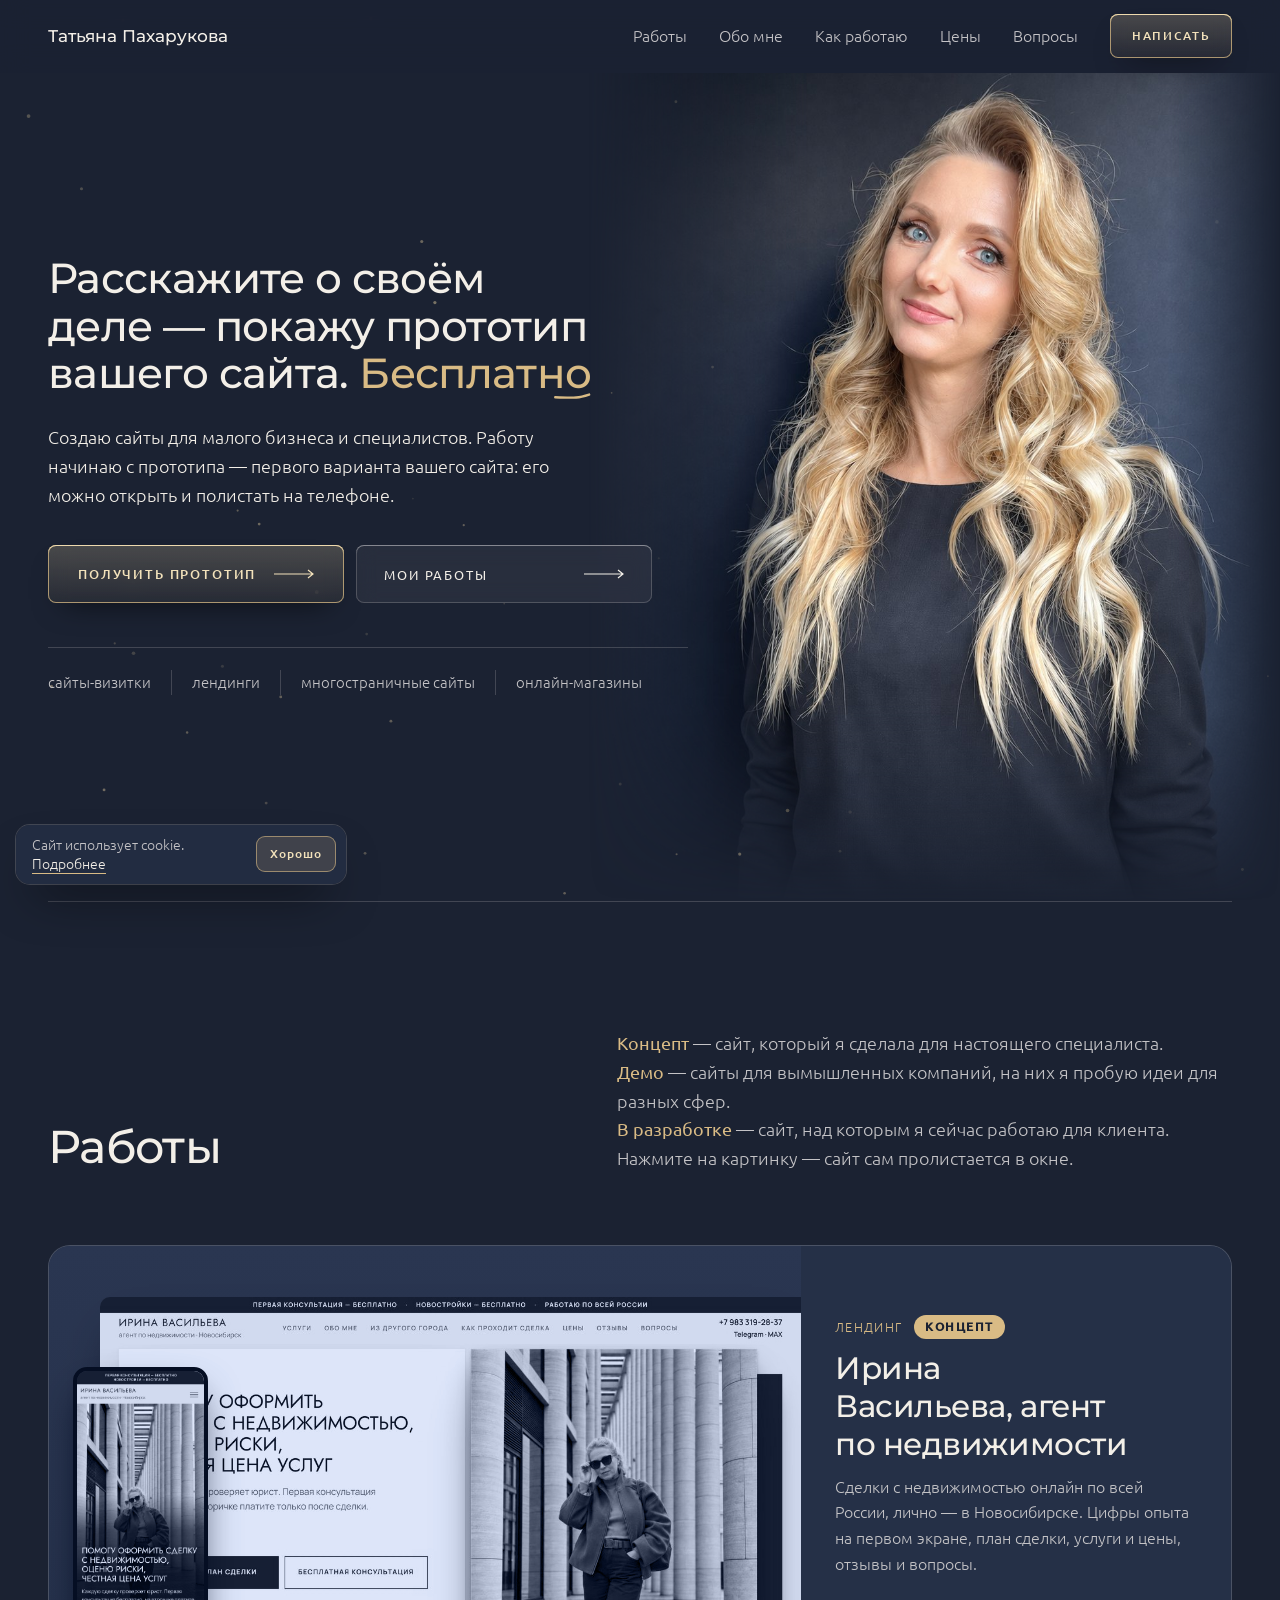
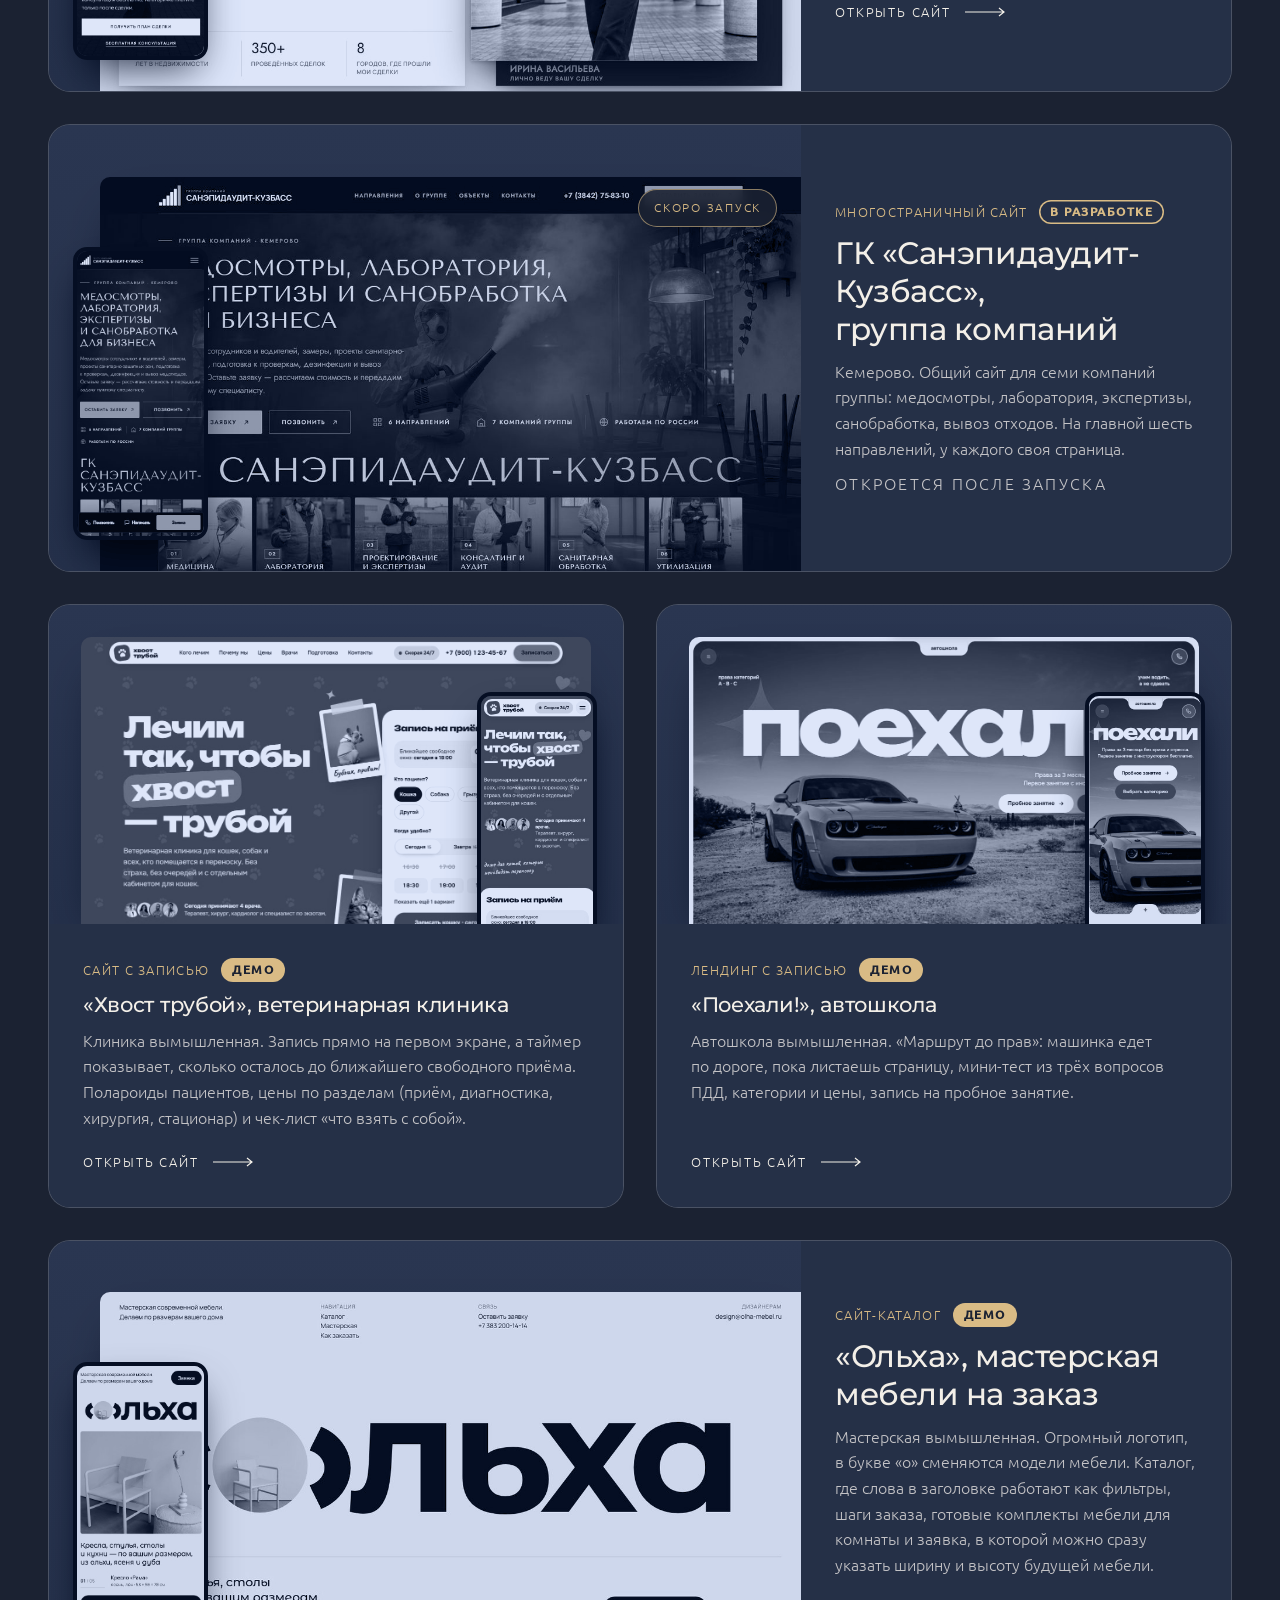
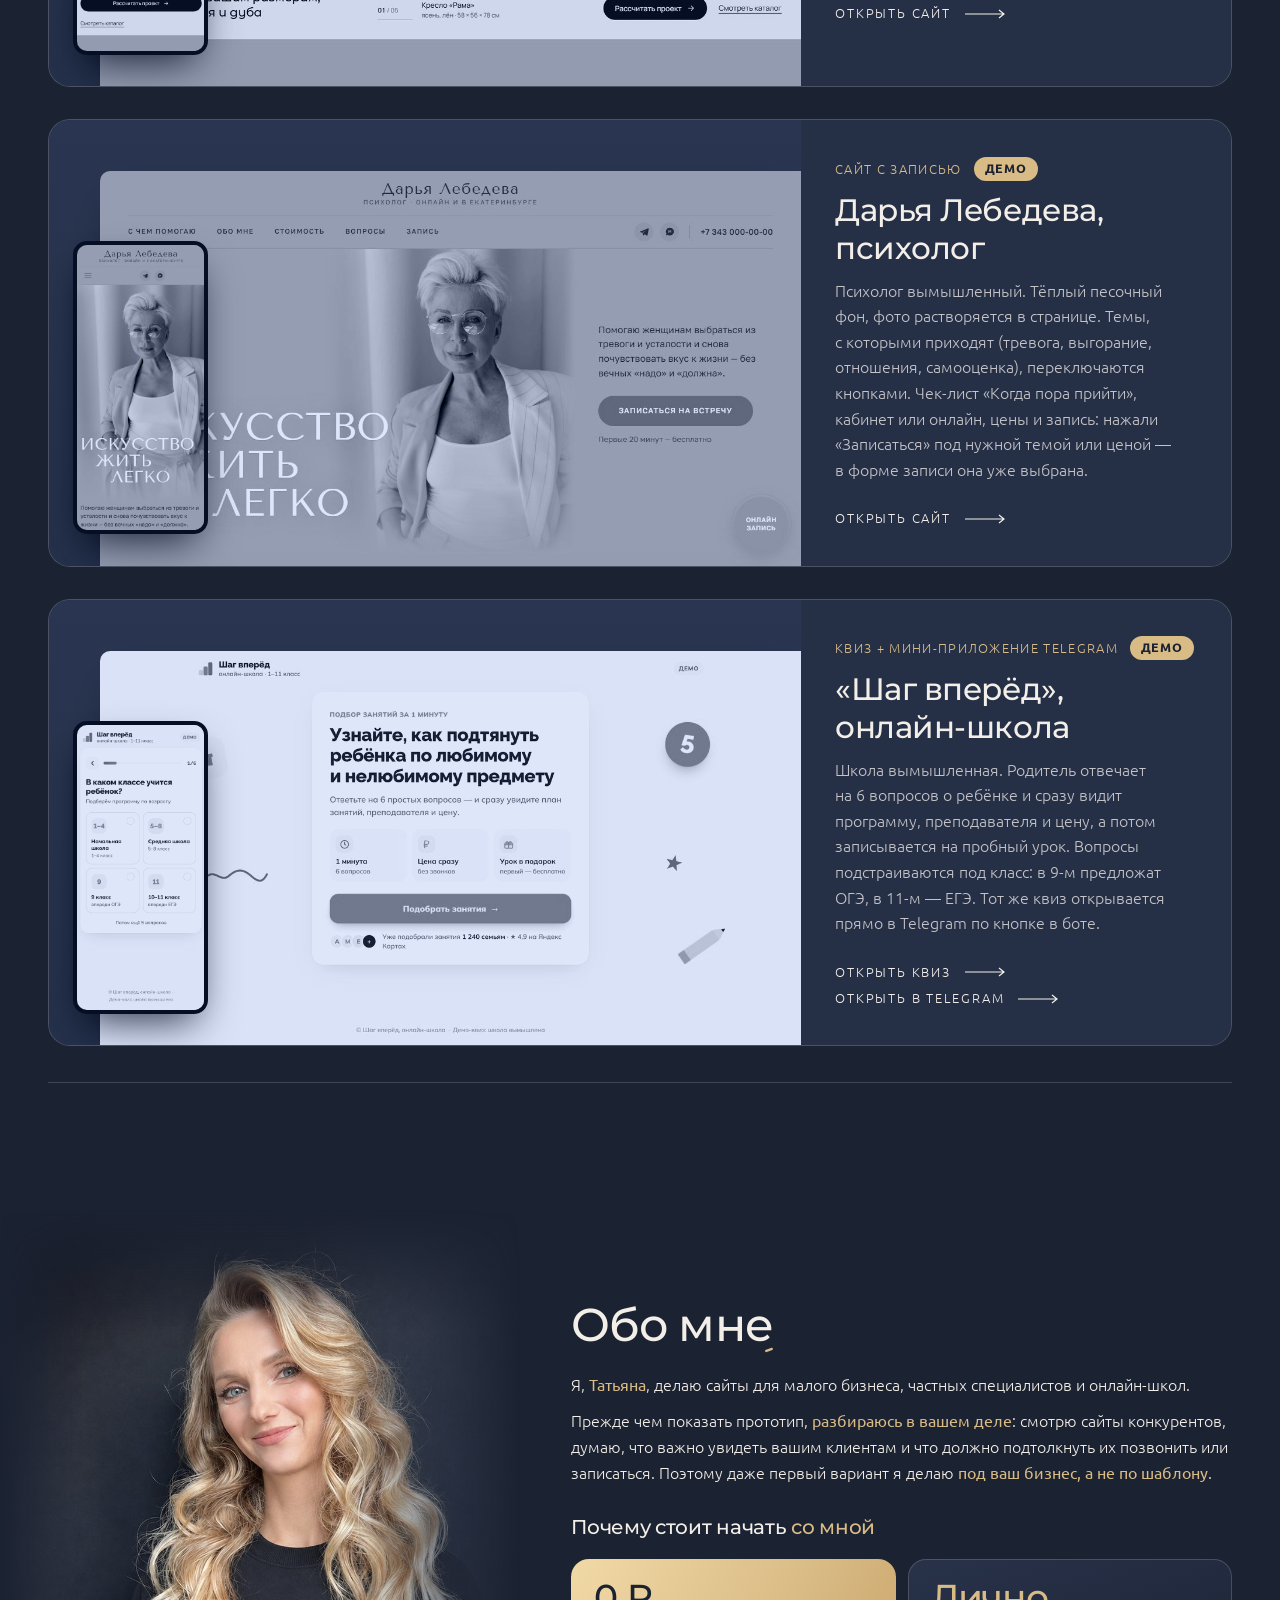
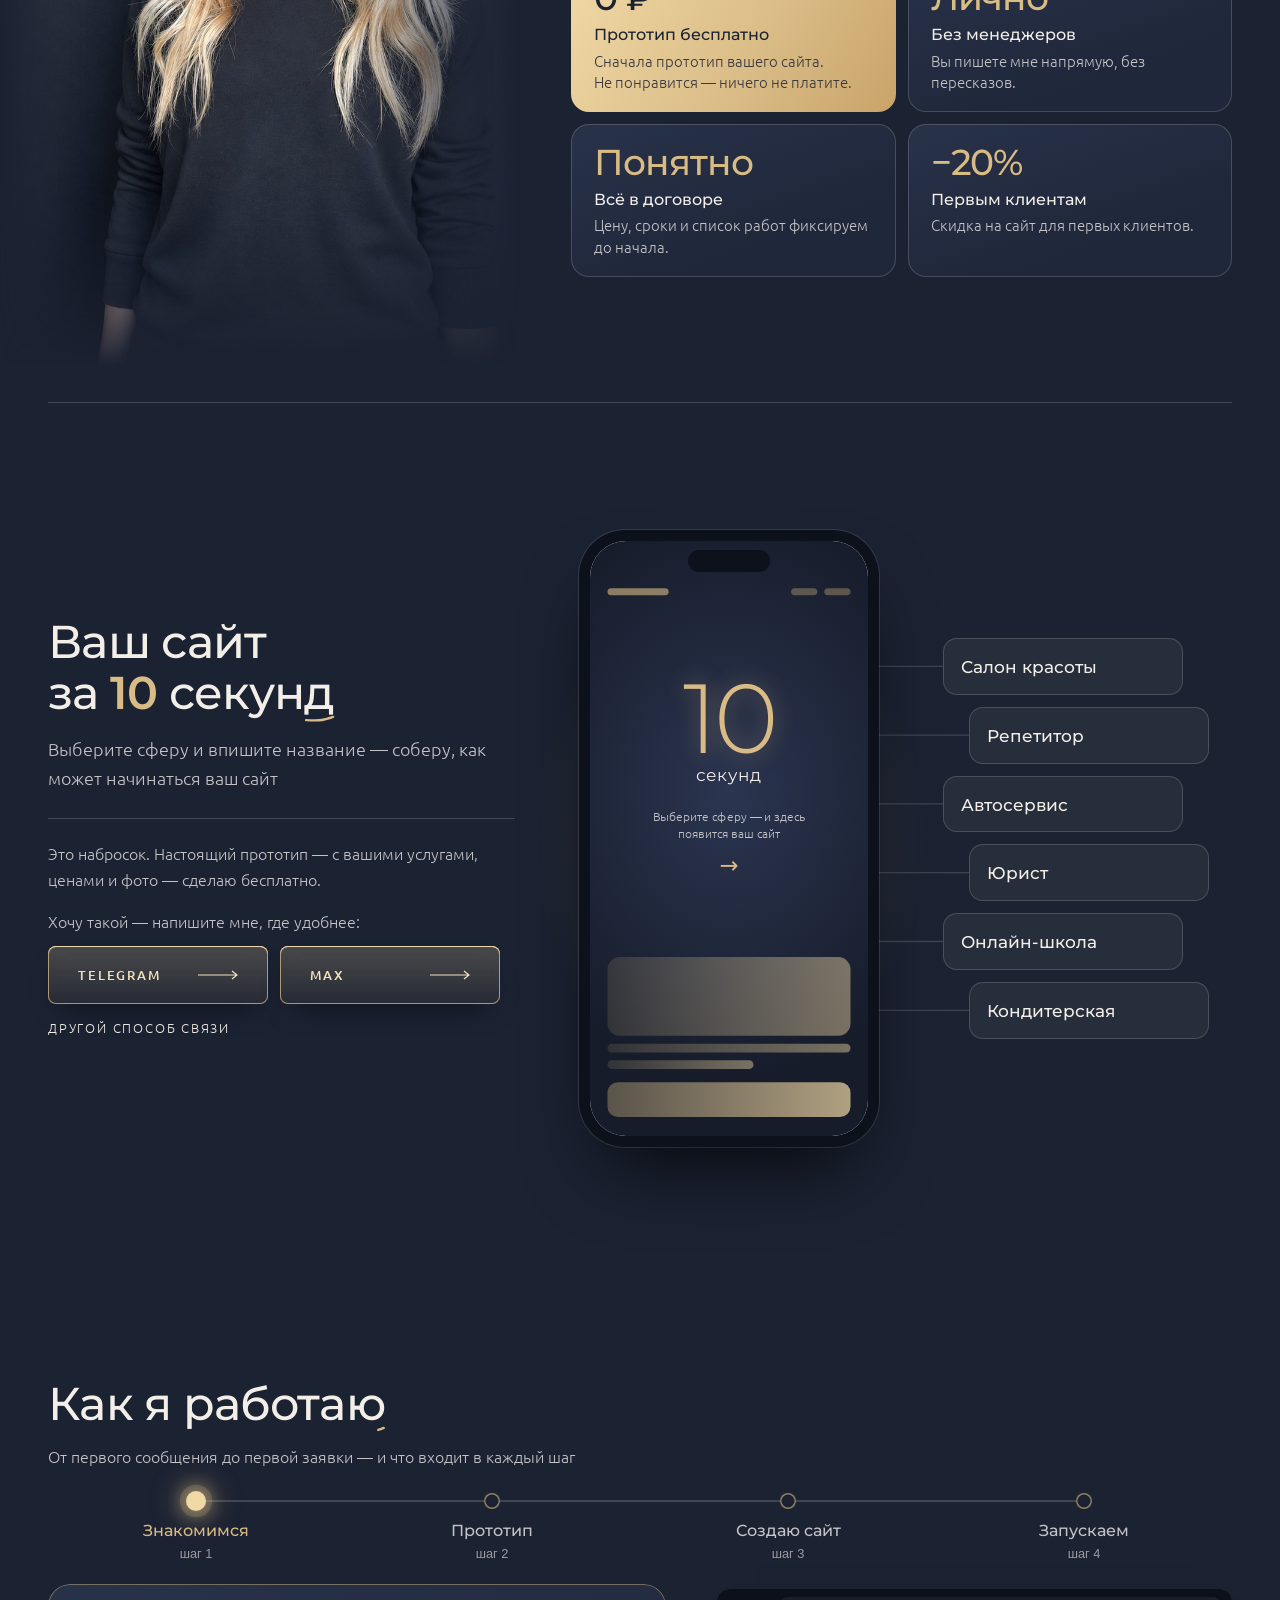
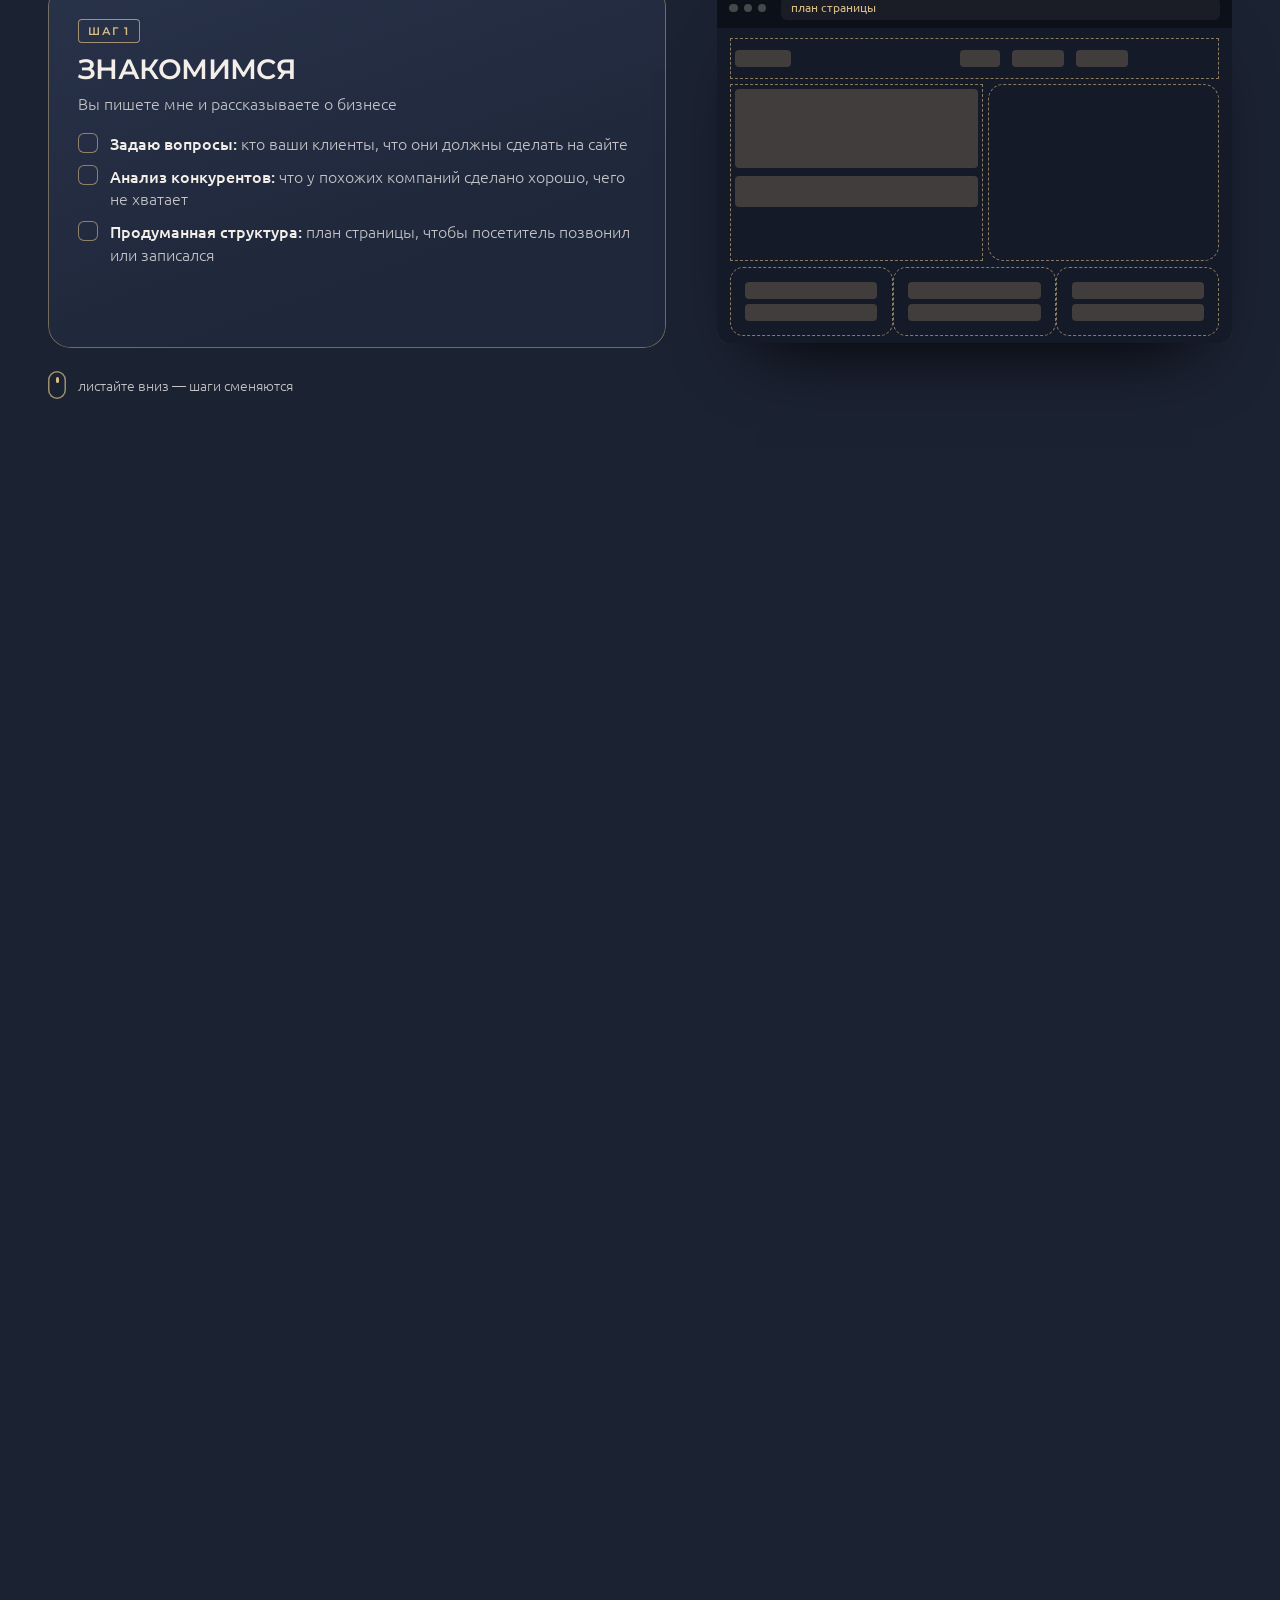
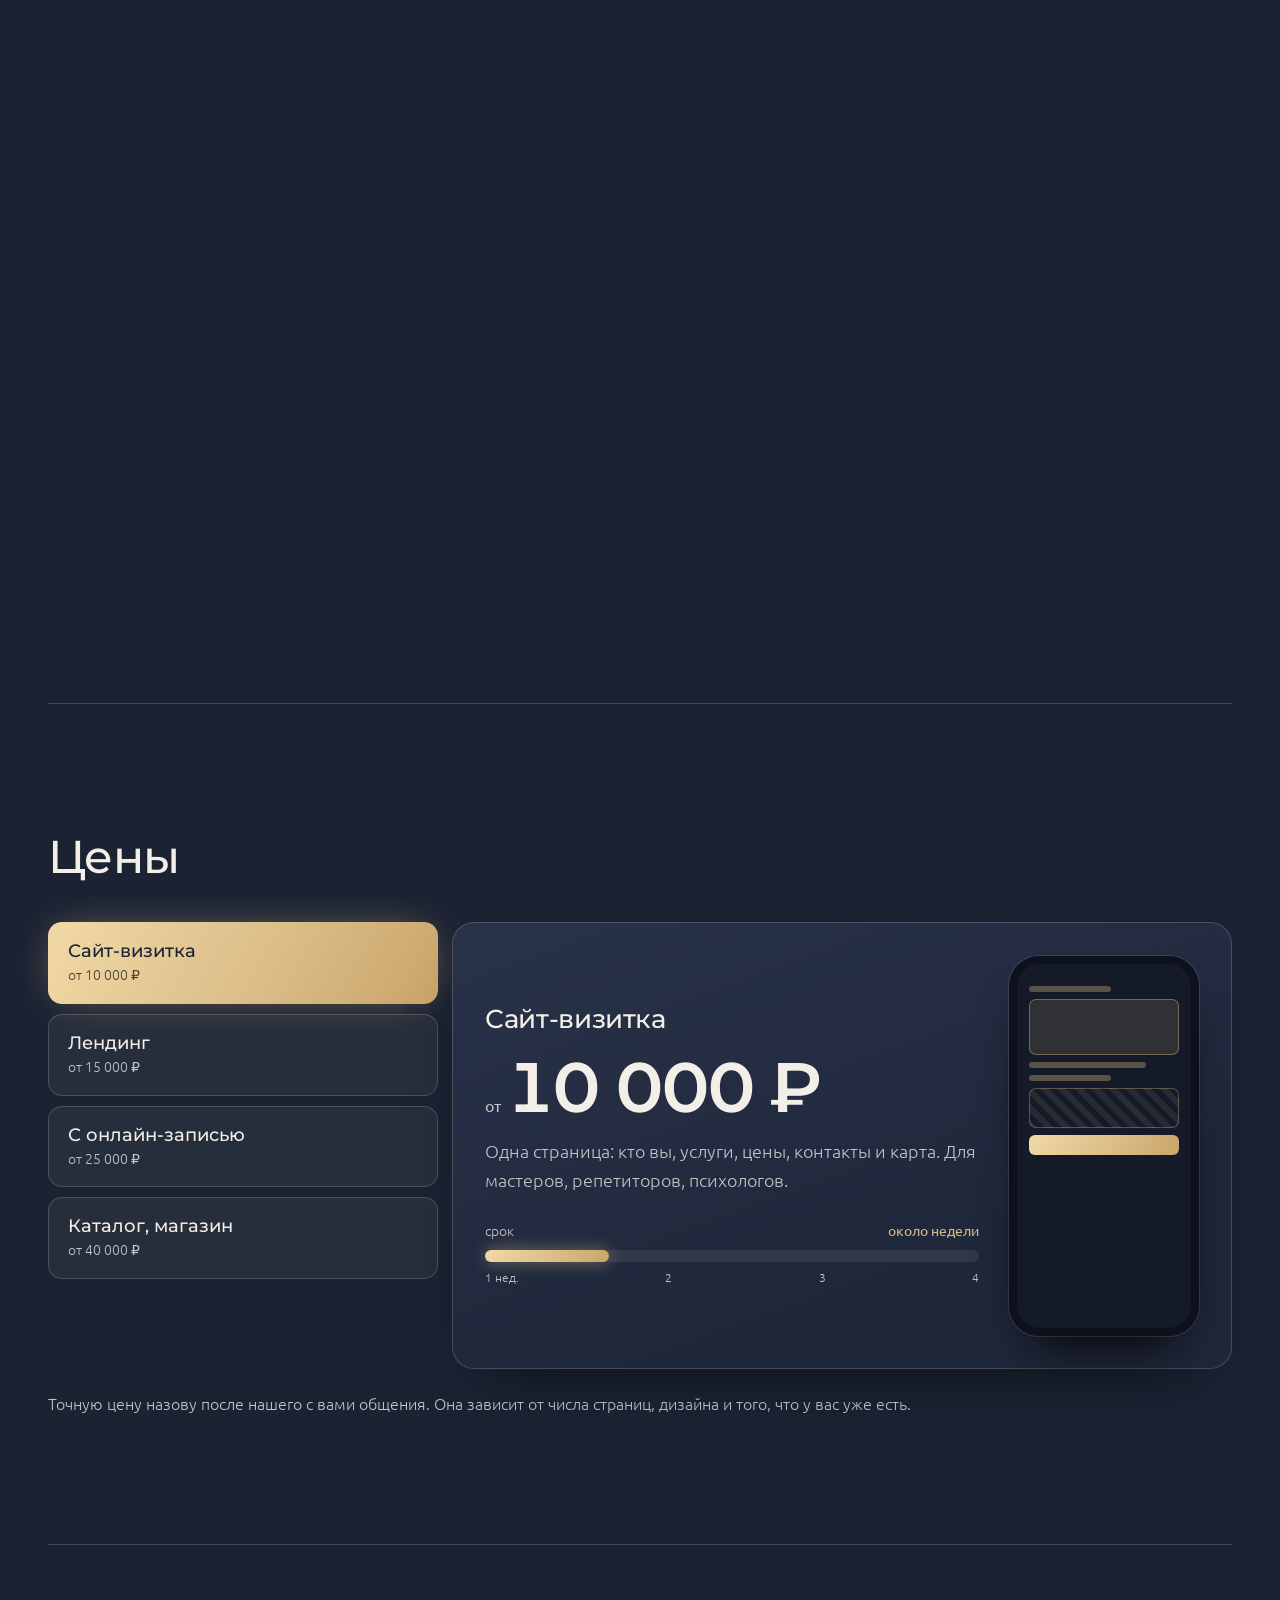
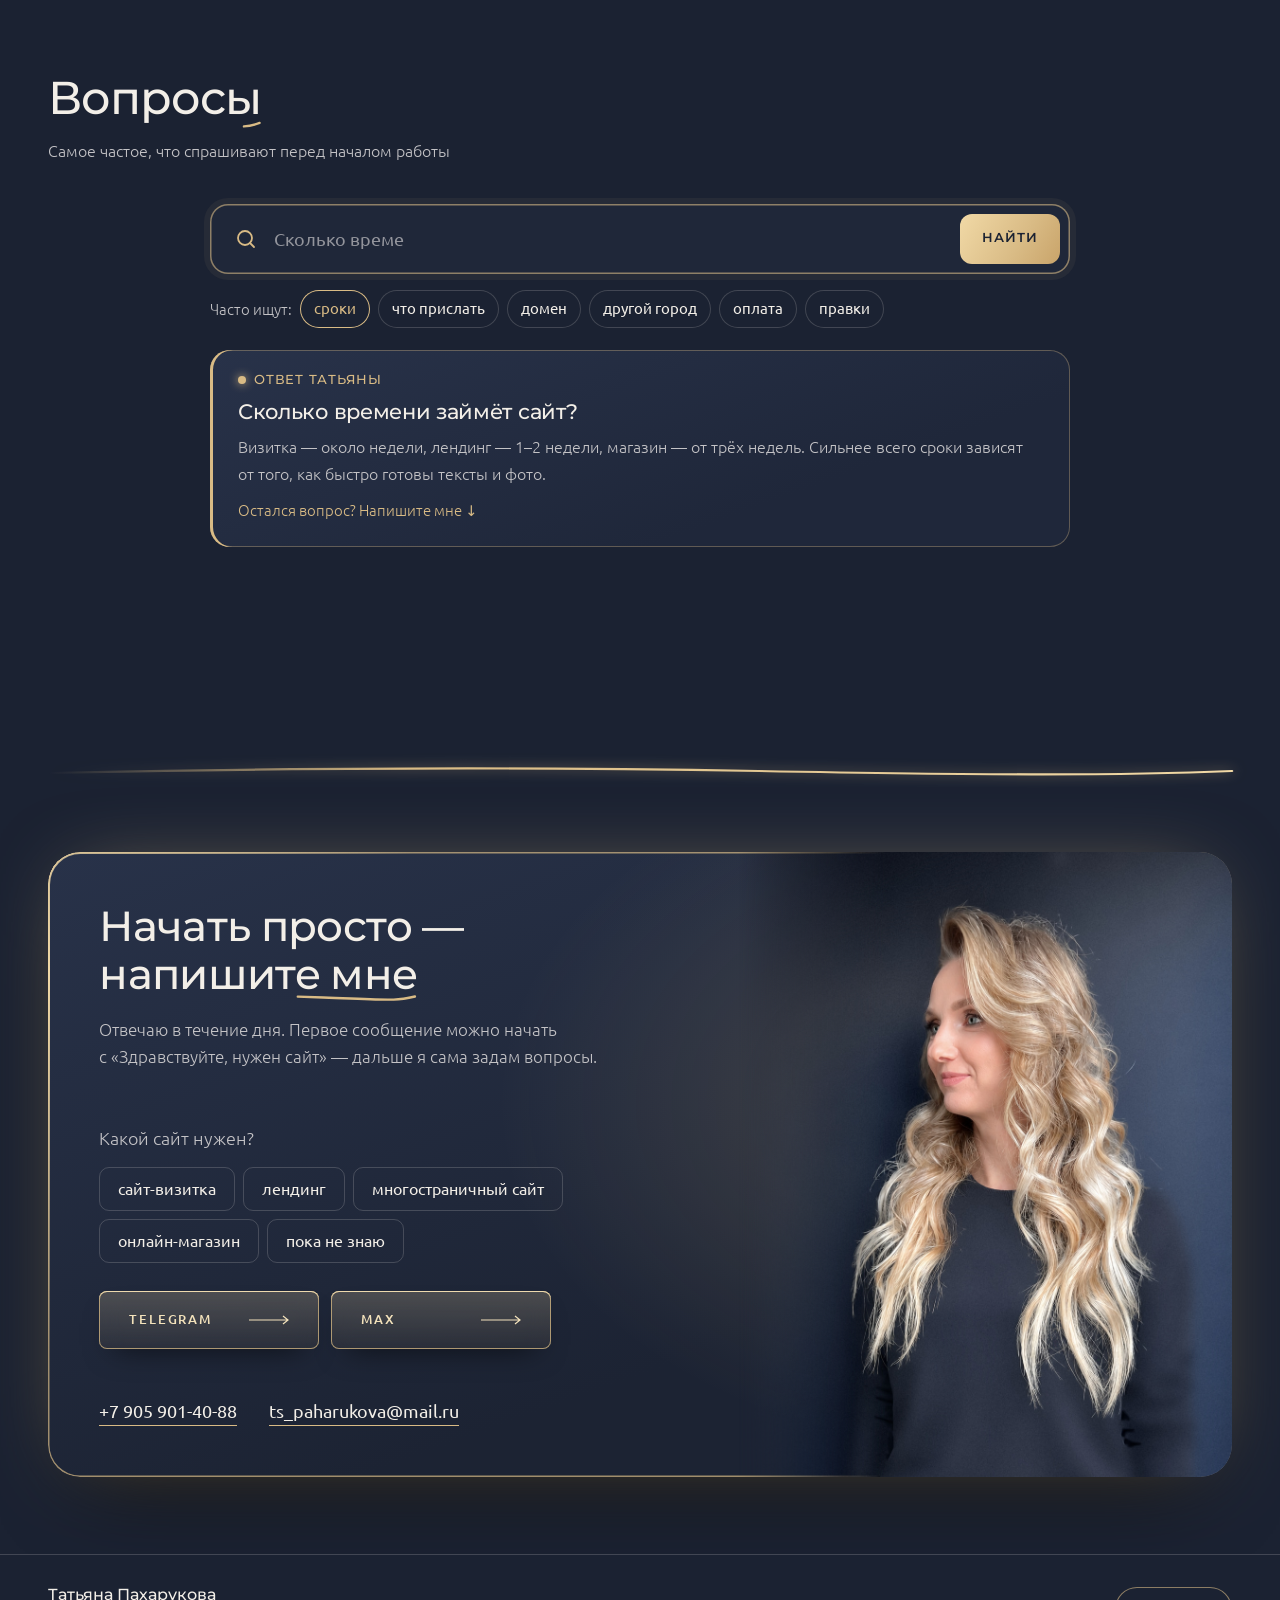
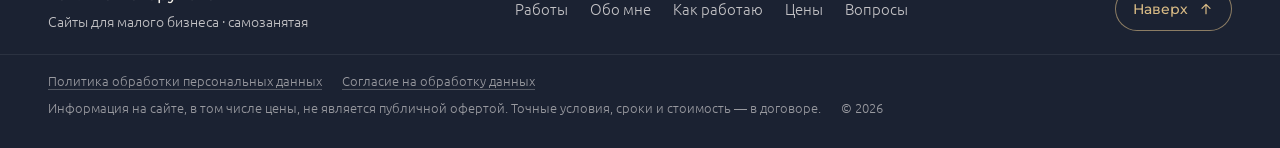
<file: index.html>
<!doctype html>
<html lang="ru">
<head>
<meta charset="utf-8">
<meta name="viewport" content="width=device-width, initial-scale=1">
<title>Татьяна Пахарукова — сайты для малого бизнеса и специалистов</title>
<meta name="description" content="Создаю сайты для малого бизнеса и специалистов: сайты-визитки, лендинги, многостраничные сайты и онлайн-магазины. Прототип вашего сайта — бесплатно, до оплаты.">
<meta name="theme-color" content="#1b2232">
<link rel="icon" href="favicon.ico" sizes="any">
<link rel="icon" type="image/png" sizes="32x32" href="img/favicon-32.png">
<link rel="apple-touch-icon" href="img/apple-touch-icon.png">
<meta property="og:type" content="website">
<meta property="og:locale" content="ru_RU">
<meta property="og:site_name" content="Татьяна Пахарукова">
<meta property="og:title" content="Расскажите о своём деле — покажу прототип вашего сайта. Бесплатно">
<meta property="og:description" content="Создаю сайты для малого бизнеса и специалистов: сайты-визитки, лендинги, многостраничные сайты и онлайн-магазины.">
<meta property="og:url" content="https://paharukova.github.io/">
<meta property="og:image" content="https://paharukova.github.io/img/og.jpg?v=3">
<meta property="og:image:width" content="1200">
<meta property="og:image:height" content="630">
<meta name="twitter:card" content="summary_large_image">
<script>document.documentElement.classList.add("js");</script>
<link rel="stylesheet" href="fonts/fonts.css?v=1">
<!-- Шрифты мини-сайтов в «Ваш сайт за 10 секунд». Перед публикацией положить локально -->
<link rel="stylesheet" href="fonts/mini/fonts.css">
<link rel="stylesheet" href="css/style.css?v=31">
<link rel="stylesheet" href="css/v2.css?v=35">
</head>
<body>

<a class="skip" href="#works">К работам</a>
<canvas class="page-sparks" aria-hidden="true"></canvas>

<header class="nav">
  <div class="wrap nav-in">
    <a class="brand" href="#top">Татьяна Пахарукова</a>
    <nav class="nav-links" aria-label="Разделы">
      <a href="#works">Работы</a>
      <a href="#about">Обо мне</a>
      <a href="#process">Как работаю</a>
      <a href="#prices">Цены</a>
      <a href="#faq">Вопросы</a>
    </nav>
    <a class="gold gold-sm" href="#contact"><span>Написать</span></a>
  </div>
</header>

<main id="top">

  <!-- ===== Первый экран ===== -->
  <section class="hero">
    <canvas class="sparks" aria-hidden="true"></canvas>
    <div class="wrap hero-in">
      <div class="hero-photo"><img src="img/tatiana-hero.jpg" width="1100" height="1391" alt="Татьяна Пахарукова"></div>
      <div class="hero-text">
        <h1>Расскажите о&nbsp;своём деле&nbsp;— покажу прототип вашего сайта. <b class="mark free">Бесплатно<svg viewBox="0 0 200 14" preserveAspectRatio="none" aria-hidden="true"><path pathLength="1" d="M3 9C45 4 95 3 140 6s45 4 57-1"/></svg></b></h1>
        <p class="sub">Создаю сайты для малого бизнеса и&nbsp;специалистов.<span class="sub-more"> Работу начинаю с&nbsp;прототипа&nbsp;— первого варианта вашего сайта: его можно открыть и&nbsp;полистать на&nbsp;телефоне.</span></p>
        <div class="actions">
          <a class="gold" href="#contact"><span>Получить прототип</span><svg class="arrow" viewBox="0 0 40 10" aria-hidden="true"><path d="M0 5h39M34 1l5 4-5 4"/></svg></a>
          <a class="pill" href="#works">Мои работы<svg class="arrow" viewBox="0 0 40 10" aria-hidden="true"><path d="M0 5h39M34 1l5 4-5 4"/></svg></a>
        </div>
        <p class="facts"><span>сайты-визитки</span><span>лендинги</span><span>многостраничные сайты</span><span>онлайн-магазины</span></p>
      </div>
    </div>
  </section>

  <!-- ===== Работы ===== -->
  <section class="works" id="works">
    <div class="wrap">
      <div class="sec-head">
        <h2><span class="mark">Работы<svg viewBox="0 0 200 14" preserveAspectRatio="none" aria-hidden="true"><path pathLength="1" d="M3 9C45 4 95 3 140 6s45 4 57-1"/></svg></span></h2>
        <p><b>Концепт</b>&nbsp;— сайт, который я&nbsp;сделала для настоящего специалиста.<br><b>Демо</b>&nbsp;— сайты для вымышленных компаний, на&nbsp;них я&nbsp;пробую идеи для разных сфер.<br><b>В&nbsp;разработке</b>&nbsp;— сайт, над которым я&nbsp;сейчас работаю для клиента.<br>Нажмите на&nbsp;картинку&nbsp;— сайт сам пролистается в&nbsp;окне.</p>
      </div>

      <div class="projects">
        <article class="project project-xl">
          <a class="shot" href="https://paharukova.github.io/prototipy/irina-vasilyeva/final/" target="_blank" rel="noopener" data-preview="irina" aria-label="Посмотреть сайт Ирины Васильевой, агента по недвижимости">
            <img class="shot-d" src="img/irina-bez-tekstury.jpg?v=2311" width="1200" height="675" alt="" loading="lazy">
            <img class="shot-m" src="img/irina-bez-tekstury-m.jpg?v=2311" width="390" height="844" alt="" loading="lazy">
            <span class="shot-play"><svg viewBox="0 0 24 24" aria-hidden="true"><path d="M8 5v14l11-7z"/></svg>Смотреть</span>
          </a>
          <div class="p-info">
            <p class="p-type">Лендинг <strong class="badge">концепт</strong></p>
            <h3>Ирина Васильева, агент по&nbsp;недвижимости</h3>
            <p>Сделки с&nbsp;недвижимостью онлайн по&nbsp;всей России, лично&nbsp;— в&nbsp;Новосибирске. Цифры опыта на&nbsp;первом экране, план сделки, услуги и&nbsp;цены, отзывы и&nbsp;вопросы.</p>
            <a class="more" href="https://paharukova.github.io/prototipy/irina-vasilyeva/final/" target="_blank" rel="noopener">Открыть сайт<svg class="arrow" viewBox="0 0 40 10" aria-hidden="true"><path d="M0 5h39M34 1l5 4-5 4"/></svg></a>
          </div>
        </article>

        <!-- Сайт в работе: ссылки нет, пока сайт не запущен -->
        <article class="project project-xl project-soon">
          <div class="shot">
            <img class="shot-d" src="img/sanepidaudit-espresso.jpg" width="1200" height="675" alt="" loading="lazy">
            <img class="shot-m" src="img/sanepidaudit-espresso-m.jpg" width="390" height="844" alt="" loading="lazy">
            <span class="soon-label">Скоро запуск</span>
          </div>
          <div class="p-info">
            <p class="p-type">Многостраничный сайт <strong class="badge badge-soon">в&nbsp;разработке</strong></p>
            <h3>ГК «Санэпидаудит-Кузбасс», группа компаний</h3>
            <p>Кемерово. Общий сайт для семи компаний группы: медосмотры, лаборатория, экспертизы, санобработка, вывоз отходов. На&nbsp;главной шесть направлений, у&nbsp;каждого своя страница.</p>
            <p class="more more-off">Откроется после запуска</p>
          </div>
        </article>

        <article class="project">
          <a class="shot" href="demo/vet-klinika/" target="_blank" rel="noopener" data-preview="vet-klinika" aria-label="Посмотреть демо-сайт ветклиники">
            <img class="shot-d" src="img/vet-klinika.jpg" width="1200" height="675" alt="" loading="lazy">
            <img class="shot-m" src="img/vet-klinika-m.jpg" width="390" height="844" alt="" loading="lazy">
            <span class="shot-play"><svg viewBox="0 0 24 24" aria-hidden="true"><path d="M8 5v14l11-7z"/></svg>Смотреть</span>
          </a>
          <div class="p-info">
            <p class="p-type">Сайт с записью <strong class="badge">демо</strong></p>
            <h3>«Хвост трубой», ветеринарная клиника</h3>
            <p>Клиника вымышленная. Запись прямо на&nbsp;первом экране, а&nbsp;таймер показывает, сколько осталось до&nbsp;ближайшего свободного приёма. Полароиды пациентов, цены по&nbsp;разделам (приём, диагностика, хирургия, стационар) и&nbsp;чек-лист «что взять с&nbsp;собой».</p>
            <a class="more" href="demo/vet-klinika/" target="_blank" rel="noopener">Открыть сайт<svg class="arrow" viewBox="0 0 40 10" aria-hidden="true"><path d="M0 5h39M34 1l5 4-5 4"/></svg></a>
          </div>
        </article>

        <article class="project">
          <a class="shot" href="demo/avtoshkola-poehali/" target="_blank" rel="noopener" data-preview="avtoshkola-poehali" aria-label="Посмотреть демо-сайт автошколы «Поехали!»">
            <img class="shot-d" src="img/avtoshkola-poehali.jpg" width="1200" height="675" alt="" loading="lazy">
            <img class="shot-m" src="img/avtoshkola-poehali-m.jpg" width="390" height="844" alt="" loading="lazy">
            <span class="shot-play"><svg viewBox="0 0 24 24" aria-hidden="true"><path d="M8 5v14l11-7z"/></svg>Смотреть</span>
          </a>
          <div class="p-info">
            <p class="p-type">Лендинг с записью <strong class="badge">демо</strong></p>
            <h3>«Поехали!», автошкола</h3>
            <p>Автошкола вымышленная. «Маршрут до&nbsp;прав»: машинка едет по&nbsp;дороге, пока листаешь страницу, мини-тест из&nbsp;трёх вопросов ПДД, категории и&nbsp;цены, запись на&nbsp;пробное занятие.</p>
            <a class="more" href="demo/avtoshkola-poehali/" target="_blank" rel="noopener">Открыть сайт<svg class="arrow" viewBox="0 0 40 10" aria-hidden="true"><path d="M0 5h39M34 1l5 4-5 4"/></svg></a>
          </div>
        </article>

        <article class="project project-xl">
          <a class="shot" href="demo/mebel-olha/" target="_blank" rel="noopener" data-preview="mebel-olha" aria-label="Посмотреть демо-сайт мебельной мастерской «Ольха»">
            <img class="shot-d" src="img/mebel-olha.jpg" width="1200" height="675" alt="" loading="lazy">
            <img class="shot-m" src="img/mebel-olha-m.jpg" width="390" height="844" alt="" loading="lazy">
            <span class="shot-play"><svg viewBox="0 0 24 24" aria-hidden="true"><path d="M8 5v14l11-7z"/></svg>Смотреть</span>
          </a>
          <div class="p-info">
            <p class="p-type">Сайт-каталог <strong class="badge">демо</strong></p>
            <h3>«Ольха», мастерская мебели на&nbsp;заказ</h3>
            <p>Мастерская вымышленная. Огромный логотип, в&nbsp;букве «о» сменяются модели мебели. Каталог, где слова в&nbsp;заголовке работают как фильтры, шаги заказа, готовые комплекты мебели для комнаты и&nbsp;заявка, в&nbsp;которой можно сразу указать ширину и&nbsp;высоту будущей мебели.</p>
            <a class="more" href="demo/mebel-olha/" target="_blank" rel="noopener">Открыть сайт<svg class="arrow" viewBox="0 0 40 10" aria-hidden="true"><path d="M0 5h39M34 1l5 4-5 4"/></svg></a>
          </div>
        </article>

        <article class="project project-xl">
          <a class="shot" href="demo/psiholog/" target="_blank" rel="noopener" data-preview="psiholog" aria-label="Посмотреть демо-сайт психолога Дарьи Лебедевой">
            <img class="shot-d" src="img/psiholog.jpg" width="1200" height="675" alt="" loading="lazy">
            <img class="shot-m" src="img/psiholog-m.jpg" width="390" height="844" alt="" loading="lazy">
            <span class="shot-play"><svg viewBox="0 0 24 24" aria-hidden="true"><path d="M8 5v14l11-7z"/></svg>Смотреть</span>
          </a>
          <div class="p-info">
            <p class="p-type">Сайт с записью <strong class="badge">демо</strong></p>
            <h3>Дарья Лебедева, психолог</h3>
            <p>Психолог вымышленный. Тёплый песочный фон, фото растворяется в&nbsp;странице. Темы, с&nbsp;которыми приходят (тревога, выгорание, отношения, самооценка), переключаются кнопками. Чек-лист «Когда пора прийти», кабинет или онлайн, цены и&nbsp;запись: нажали «Записаться» под нужной темой или ценой&nbsp;— в&nbsp;форме записи она уже выбрана.</p>
            <a class="more" href="demo/psiholog/" target="_blank" rel="noopener">Открыть сайт<svg class="arrow" viewBox="0 0 40 10" aria-hidden="true"><path d="M0 5h39M34 1l5 4-5 4"/></svg></a>
          </div>
        </article>

        <article class="project project-xl">
          <a class="shot" href="demo/kviz/" target="_blank" rel="noopener" data-preview="kviz" aria-label="Посмотреть демо-квиз онлайн-школы «Шаг вперёд»">
            <img class="shot-d" src="img/kviz-shag.jpg" width="1200" height="675" alt="" loading="lazy">
            <img class="shot-m" src="img/kviz-shag-m.jpg" width="390" height="844" alt="" loading="lazy">
            <span class="shot-play"><svg viewBox="0 0 24 24" aria-hidden="true"><path d="M8 5v14l11-7z"/></svg>Смотреть</span>
          </a>
          <div class="p-info">
            <p class="p-type">Квиз + мини-приложение Telegram <strong class="badge">демо</strong></p>
            <h3>«Шаг вперёд», онлайн-школа</h3>
            <p>Школа вымышленная. Родитель отвечает на&nbsp;6&nbsp;вопросов о&nbsp;ребёнке и&nbsp;сразу видит программу, преподавателя и&nbsp;цену, а&nbsp;потом записывается на&nbsp;пробный урок. Вопросы подстраиваются под класс: в&nbsp;9-м предложат ОГЭ, в&nbsp;11-м&nbsp;— ЕГЭ. Тот&nbsp;же квиз открывается прямо в&nbsp;Telegram по&nbsp;кнопке в&nbsp;боте.</p>
            <div class="more-row">
              <a class="more" href="demo/kviz/" target="_blank" rel="noopener">Открыть квиз<svg class="arrow" viewBox="0 0 40 10" aria-hidden="true"><path d="M0 5h39M34 1l5 4-5 4"/></svg></a>
              <a class="more" href="https://t.me/shag_vpered_demo_bot" target="_blank" rel="noopener">Открыть в&nbsp;Telegram<svg class="arrow" viewBox="0 0 40 10" aria-hidden="true"><path d="M0 5h39M34 1l5 4-5 4"/></svg></a>
            </div>
          </div>
        </article>
      </div>
    </div>
  </section>

  <!-- ===== Обо мне ===== -->
  <!-- ===== Обо мне + почему стоит начать со мной (один раздел, 23.11, вариант А «плитки») ===== -->
  <section class="about om" id="about">
    <div class="wrap om-in">
      <div class="om-photo" aria-hidden="true"><img src="img/tatiana-naklon.jpg" width="1000" height="1259" alt="" loading="lazy"></div>
      <div class="om-right">
        <h2><span class="mark">Обо&nbsp;мне<svg viewBox="0 0 200 14" preserveAspectRatio="none" aria-hidden="true"><path pathLength="1" d="M3 9C45 4 95 3 140 6s45 4 57-1"/></svg></span></h2>
        <div class="om-text">
          <p>Я, <b>Татьяна</b>, делаю сайты для малого бизнеса, частных специалистов и&nbsp;онлайн-школ.</p>
          <p>Прежде чем показать прототип, <b>разбираюсь в&nbsp;вашем деле</b>: смотрю сайты конкурентов, думаю, что важно увидеть вашим клиентам и&nbsp;что должно подтолкнуть их позвонить или записаться. Поэтому даже первый вариант я&nbsp;делаю <b>под ваш бизнес, а&nbsp;не&nbsp;по&nbsp;шаблону</b>.</p>
        </div>
        <h3 class="om-h">Почему стоит начать <span>со&nbsp;мной</span></h3>
        <ul class="om-grid">
          <li class="om-tile om-gold"><span class="om-big">0&nbsp;₽</span><b>Прототип бесплатно</b><span>Сначала прототип вашего сайта. Не&nbsp;понравится&nbsp;— ничего не&nbsp;платите.</span></li>
          <li class="om-tile"><span class="om-big">Лично</span><b>Без менеджеров</b><span>Вы пишете мне напрямую, без пересказов.</span></li>
          <li class="om-tile"><span class="om-big">Понятно</span><b>Всё в&nbsp;договоре</b><span>Цену, сроки и&nbsp;список работ фиксируем до&nbsp;начала.</span></li>
          <li class="om-tile"><span class="om-big">−20%</span><b>Первым клиентам</b><span>Скидка на&nbsp;сайт для первых клиентов.</span></li>
        </ul>
      </div>
    </div>
    <!-- Отзыв: когда Ирина напишет отзыв на Авито, вставить сюда карточку с его текстом и ссылкой на Авито -->
  </section>

  <!-- ===== Ваш сайт за 10 секунд ===== -->
  <section class="builder b10" id="try">
    <div class="wrap b10-grid">
      <div class="b10-left">
        <h2>Ваш сайт за&nbsp;<span class="mark nw"><span class="ten">10</span>&nbsp;секунд<svg viewBox="0 0 200 14" preserveAspectRatio="none" aria-hidden="true"><path pathLength="1" d="M3 9C45 4 95 3 140 6s45 4 57-1"/></svg></span></h2>
        <p class="builder-lead">Выберите сферу и&nbsp;впишите название&nbsp;— соберу, как может начинаться ваш сайт</p>
        <div class="builder-after">
        <p>Это набросок. Настоящий прототип&nbsp;— с&nbsp;вашими услугами, ценами и&nbsp;фото&nbsp;— сделаю бесплатно.</p>
        <p class="builder-want">Хочу такой&nbsp;— напишите мне, где удобнее:</p>
        <div class="builder-cta">
        <div class="btn-pair">
        <a class="gold" data-want data-tg href="https://t.me/tatyana_p42" target="_blank" rel="noopener"><span>Telegram</span><svg class="arrow" viewBox="0 0 40 10" aria-hidden="true"><path d="M0 5h39M34 1l5 4-5 4"/></svg></a>
        <a class="gold" data-want data-copy href="https://max.ru/u/f9LHodD0cOJ_tmUglvRTNWrcXaifk9UuY4X419o49zy88yQsmVHHWd0ijb8" target="_blank" rel="noopener"><span>MAX</span><svg class="arrow" viewBox="0 0 40 10" aria-hidden="true"><path d="M0 5h39M34 1l5 4-5 4"/></svg></a>
        </div>
        <a class="more" href="#contact">Другой способ связи</a>
        </div>
        <p class="copy-note" aria-live="polite"></p>
        </div>
      </div>
      <form class="builder-form b10-orbit" novalidate>
        <svg class="wires" aria-hidden="true"></svg>
        <p class="tap-hint"><i aria-hidden="true"></i>Нажмите на&nbsp;любую сферу</p>
        <div class="phone-stage">
          <div class="phone">
            <div class="phone-screen">
              <div class="ms" aria-live="polite"></div>
            </div>
          </div>
        </div>
        <div class="side">
          <div class="sp" data-sp="beauty"><button class="sp-pick" type="button" data-sphere="beauty" aria-pressed="false"><b>Салон красоты</b></button></div>
          <div class="sp" data-sp="tutor"><button class="sp-pick" type="button" data-sphere="tutor" aria-pressed="false"><b>Репетитор</b></button></div>
          <div class="sp" data-sp="auto"><button class="sp-pick" type="button" data-sphere="auto" aria-pressed="false"><b>Автосервис</b></button></div>
          <div class="sp" data-sp="law"><button class="sp-pick" type="button" data-sphere="law" aria-pressed="false"><b>Юрист</b></button></div>
          <div class="sp" data-sp="school"><button class="sp-pick" type="button" data-sphere="school" aria-pressed="false"><b>Онлайн-школа</b></button></div>
          <div class="sp" data-sp="cafe"><button class="sp-pick" type="button" data-sphere="cafe" aria-pressed="false"><b>Кондитерская</b></button></div>
        </div>
        <label class="sp-name">
          <span class="sp-name-l">Название салона</span>
          <input type="text" name="biz" maxlength="26" autocomplete="off" placeholder="Например, Лоск">
        </label>
      </form>
    </div>
  </section>

  <!-- ===== Как я работаю + что входит (23.11, по образцу «шаги-вкладки») =====
       Блок закрепляется на экране, колёсико листает шаги вбок; после 4-го шага страница едет дальше. -->
  <section class="process kr" id="process">
    <div class="kr-pin">
      <div class="wrap kr-panel">
        <div class="kr-head">
          <h2>Как я&nbsp;<span class="mark">работаю<svg viewBox="0 0 200 14" preserveAspectRatio="none" aria-hidden="true"><path pathLength="1" d="M3 9C45 4 95 3 140 6s45 4 57-1"/></svg></span></h2>
          <p class="kr-sub">От&nbsp;первого сообщения до&nbsp;первой заявки&nbsp;— и&nbsp;что входит в&nbsp;каждый шаг</p>
        </div>
        <div class="kr-road">
          <span class="kr-road-line"></span><span class="kr-road-fill"></span>
          <button class="kr-pt on" type="button" data-k="0"><span class="kr-dot"></span><b>Знакомимся</b><small>шаг 1</small></button>
          <button class="kr-pt" type="button" data-k="1"><span class="kr-dot"></span><b>Прототип</b><small>шаг 2</small></button>
          <button class="kr-pt" type="button" data-k="2"><span class="kr-dot"></span><b>Создаю сайт</b><small>шаг 3</small></button>
          <button class="kr-pt" type="button" data-k="3"><span class="kr-dot"></span><b>Запускаем</b><small>шаг 4</small></button>
        </div>
        <div class="kr-box">
          <div class="kr-view"><div class="kr-track">
          <article class="kr-step on" data-st="0">
            <span class="kr-tag">Шаг 1</span><h3>Знакомимся</h3>
            <p class="kr-lead">Вы пишете мне и&nbsp;рассказываете о&nbsp;бизнесе</p>
            <ul class="kr-chk">
              <li><b>Задаю вопросы:</b> <span>кто ваши клиенты, что они должны сделать на&nbsp;сайте</span></li>
              <li><b>Анализ конкурентов:</b> <span>что у&nbsp;похожих компаний сделано хорошо, чего не&nbsp;хватает</span></li>
              <li><b>Продуманная структура:</b> <span>план страницы, чтобы посетитель позвонил или записался</span></li>
            </ul>
          </article>
          <article class="kr-step kr-free" data-st="1">
            <span class="kr-zero">0&nbsp;₽</span><span class="kr-tag">Шаг 2</span><h3>Показываю прототип</h3>
            <p class="kr-lead">Черновик сайта под ваш бизнес&nbsp;— бесплатно</p>
            <ul class="kr-chk">
              <li><b>Собираю черновик</b> <span>по&nbsp;плану страницы</span></li>
              <li><b>Пишу первые тексты</b> <span>по&nbsp;вашим ответам</span></li>
              <li><b>Присылаю ссылку:</b> <span>можно открыть на&nbsp;телефоне и&nbsp;компьютере</span></li>
            </ul>
            <p class="kr-res">Не&nbsp;понравится&nbsp;— <b>ничего не&nbsp;платите</b>: можно попросить другой вариант или отказаться</p>
          </article>
          <article class="kr-step" data-st="2">
            <span class="kr-tag">Шаг 3</span><h3>Создаю сайт</h3>
            <p class="kr-lead">Если прототип нравится: договор и&nbsp;предоплата</p>
            <ul class="kr-chk">
              <li><b>Дизайн под ваш бизнес:</b> <span>цвета, шрифты, ваши фото</span></li>
              <li><b>Помощь с&nbsp;текстами:</b> <span>дорабатываю ваши, чтобы читались легко</span></li>
              <li><b>Версия для телефона:</b> <span>удобно и&nbsp;с&nbsp;компьютера, и&nbsp;с&nbsp;телефона</span></li>
              <li><b>Два круга правок:</b> <span>дважды собираю ваши замечания и&nbsp;вношу</span></li>
            </ul>
          </article>
          <article class="kr-step" data-st="3">
            <span class="kr-tag">Шаг 4</span><h3>Запускаем</h3>
            <p class="kr-lead">Сайт работает, клиенты оставляют заявки</p>
            <ul class="kr-chk">
              <li><b>Подключаю адрес сайта</b> <span>и&nbsp;проверяю на&nbsp;телефонах и&nbsp;компьютерах</span></li>
              <li><b>Все доступы у&nbsp;вас</b></li>
              <li><b>3&nbsp;месяца мелких правок бесплатно:</b> <span>опечатки, цены, телефон, часы работы</span></li>
            </ul>
            <p class="kr-res kr-small">Новый блок или замена фотографий после запуска&nbsp;— за&nbsp;отдельную плату, стоимость обсуждаем заранее.</p>
          </article>
          </div></div>
          <div class="kr-side"><div class="kr-bw-wrap"><div class="kr-bw" data-st="0" id="krBw"></div></div></div>
        </div>
        <p class="kr-hint" aria-hidden="true"><span class="kr-mouse"><i></i></span><span class="kr-hint-d">листайте вниз&nbsp;— шаги сменяются</span><span class="kr-hint-m">листайте шаги пальцем вбок<i class="kr-swipe">→</i></span></p>
      </div>
    </div>
  </section>

  <!-- ===== Цены ===== -->
  <section class="prices prc" id="prices">
    <div class="wrap">
      <h2><span class="mark">Цены<svg viewBox="0 0 200 14" preserveAspectRatio="none" aria-hidden="true"><path pathLength="1" d="M3 9C45 4 95 3 140 6s45 4 57-1"/></svg></span></h2>
      <p class="tap-hint"><i aria-hidden="true"></i>Нажмите на&nbsp;вид сайта&nbsp;— покажу цену и&nbsp;срок</p>
      <div class="prc-box">
        <div class="prc-tabs" role="tablist" aria-label="Вид сайта">
          <button class="prc-tab" type="button" role="tab" aria-selected="true" data-i="0"><b>Сайт-визитка</b><small>от&nbsp;10&nbsp;000&nbsp;₽</small></button>
          <button class="prc-tab" type="button" role="tab" aria-selected="false" data-i="1"><b>Лендинг</b><small>от&nbsp;15&nbsp;000&nbsp;₽</small></button>
          <button class="prc-tab" type="button" role="tab" aria-selected="false" data-i="2"><b>С&nbsp;онлайн-записью</b><small>от&nbsp;25&nbsp;000&nbsp;₽</small></button>
          <button class="prc-tab" type="button" role="tab" aria-selected="false" data-i="3"><b>Каталог, магазин</b><small>от&nbsp;40&nbsp;000&nbsp;₽</small></button>
        </div>
        <div class="prc-panel" role="tabpanel" aria-live="polite">
          <div class="prc-info">
            <h3 class="prc-name">Сайт-визитка</h3>
            <p class="prc-sum"><small>от</small><b class="prc-num">10&nbsp;000</b>&nbsp;₽</p>
            <p class="prc-desc">Одна страница: кто вы, услуги, цены, контакты и&nbsp;карта. Для мастеров, репетиторов, психологов.</p>
            <div class="prc-weeks">
              <p class="prc-weeks-top"><span>срок</span><b class="prc-time">около недели</b></p>
              <div class="prc-bar"><i></i></div>
              <p class="prc-scale"><span>1&nbsp;нед.</span><span>2</span><span>3</span><span>4</span></p>
            </div>
          </div>
          <div class="prc-mini" aria-hidden="true"><div class="prc-view"><div class="prc-page"></div></div></div>
        </div>
      </div>
      <p class="prc-note">Точную цену назову после нашего с&nbsp;вами общения. Она зависит от&nbsp;числа страниц, дизайна и&nbsp;того, что у&nbsp;вас уже есть.</p>
    </div>
  </section>

  <!-- ===== Вопросы (23.11): строка поиска, как в Яндексе =====
       Вопросы сами печатаются в строке; человек вводит своё — выпадают подсказки, ответ появляется карточкой.
       Вопросы и ответы — в js/v2.js (массив QS). -->
  <section class="faq qs" id="faq">
    <div class="wrap">
      <h2><span class="mark">Вопросы<svg viewBox="0 0 200 14" preserveAspectRatio="none" aria-hidden="true"><path pathLength="1" d="M3 9C45 4 95 3 140 6s45 4 57-1"/></svg></span></h2>
      <p class="qs-sub">Самое частое, что спрашивают перед началом работы</p>
      <div class="qs-box">
        <form class="qs-field" id="qsForm" autocomplete="off" role="search">
          <svg viewBox="0 0 24 24" width="24" height="24" fill="none" stroke="currentColor" stroke-width="1.8" stroke-linecap="round" aria-hidden="true"><circle cx="11" cy="11" r="7"/><path d="m20 20-4-4"/></svg>
          <input id="qsIn" type="text" aria-label="Ваш вопрос" placeholder="Например: сколько стоит домен?">
          <button class="qs-go" type="submit">Найти</button>
        </form>
        <ul class="qs-sug" id="qsSug" hidden></ul>
        <div class="qs-pop" id="qsPop"><span>Часто ищут:</span></div>
        <div id="qsAns" aria-live="polite"></div>
      </div>
    </div>
  </section>

  <!-- ===== Контакты ===== -->
  <section class="contact kc" id="contact">
    <div class="wrap">
      <!-- Золотая линия перед последним блоком: рисуется, когда долистали, и рассыпается искорками -->
      <div class="kl" id="kLine" aria-hidden="true"><svg viewBox="0 0 1000 14" preserveAspectRatio="none"><defs><linearGradient id="klG" x1="0" x2="1"><stop offset="0" stop-color="#d9bb85" stop-opacity="0"/><stop offset=".3" stop-color="#d9bb85"/><stop offset="1" stop-color="#f1d9a6"/></linearGradient></defs><path pathLength="1" d="M0 8C200 3 420 2 600 6s300 5 400 0"/></svg><i class="kl-spark" style="--dx:18px;--dy:-22px"></i><i class="kl-spark" style="--dx:28px;--dy:-6px"></i><i class="kl-spark" style="--dx:24px;--dy:14px"></i><i class="kl-spark" style="--dx:10px;--dy:26px"></i><i class="kl-spark" style="--dx:-6px;--dy:-26px"></i><i class="kl-spark" style="--dx:32px;--dy:22px"></i><i class="kl-spark" style="--dx:14px;--dy:-34px"></i><i class="kl-spark" style="--dx:-12px;--dy:20px"></i></div>
      <!-- Золотая сцена: карточка с рамкой, по рамке бежит огонёк -->
      <div class="kc-card">
        <div class="contact-text">
          <h2>Начать просто&nbsp;— <span class="mark nw">напишите мне<svg viewBox="0 0 200 14" preserveAspectRatio="none" aria-hidden="true"><path pathLength="1" d="M3 9C45 4 95 3 140 6s45 4 57-1"/></svg></span></h2>
          <p class="contact-note contact-lead">Отвечаю в&nbsp;течение дня. Первое сообщение можно начать с&nbsp;«Здравствуйте, нужен сайт»&nbsp;— дальше я&nbsp;сама задам вопросы.</p>
          <div class="ask" role="group" aria-labelledby="ask-label">
            <p id="ask-label">Какой сайт нужен?</p>
            <div class="chips">
              <button class="chip" type="button" data-need="сайт-визитка" aria-pressed="false">сайт-визитка</button>
              <button class="chip" type="button" data-need="лендинг" aria-pressed="false">лендинг</button>
              <button class="chip" type="button" data-need="многостраничный сайт" aria-pressed="false">многостраничный сайт</button>
              <button class="chip" type="button" data-need="онлайн-магазин" aria-pressed="false">онлайн-магазин</button>
              <button class="chip" type="button" data-need="пока не знаю, нужен совет" aria-pressed="false">пока не знаю</button>
            </div>
          </div>
          <!-- Telegram — простая ссылка, временно. Когда сайт будет на reg.ru, её заменит форма заявки -->
          <div class="messengers btn-pair">
            <a class="gold" data-msg="tg" data-tg href="https://t.me/tatyana_p42" target="_blank" rel="noopener"><span>Telegram</span><svg class="arrow" viewBox="0 0 40 10" aria-hidden="true"><path d="M0 5h39M34 1l5 4-5 4"/></svg></a>
            <a class="gold" data-msg="max" data-copy href="https://max.ru/u/f9LHodD0cOJ_tmUglvRTNWrcXaifk9UuY4X419o49zy88yQsmVHHWd0ijb8" target="_blank" rel="noopener"><span>MAX</span><svg class="arrow" viewBox="0 0 40 10" aria-hidden="true"><path d="M0 5h39M34 1l5 4-5 4"/></svg></a>
          </div>
          <p class="copy-note" aria-live="polite"></p>
          <p class="contact-direct">
            <a href="tel:+79059014088">+7 905 901-40-88</a>
            <a href="mailto:ts_paharukova@mail.ru">ts_paharukova@mail.ru</a>
          </p>
        </div>
        <div class="kc-photo" aria-hidden="true"><img src="img/tatiana-kontakty-3.jpg" width="1041" height="1511" alt="" loading="lazy"></div>
      </div>
    </div>
  </section>
</main>

<!-- Подвал (23.11, вариант А «одна строка»): тихий, без повтора контактов — они в золотой карточке выше -->
<footer class="foot ft">
  <div class="wrap ft-row">
    <div class="ft-who"><b>Татьяна Пахарукова</b><span>Сайты для малого бизнеса · самозанятая</span></div>
    <nav class="ft-menu" aria-label="Разделы внизу страницы">
      <a href="#works">Работы</a><a href="#about">Обо мне</a><a href="#process">Как работаю</a><a href="#prices">Цены</a><a href="#faq">Вопросы</a>
    </nav>
    <button class="ft-up" type="button" data-up>Наверх<svg viewBox="0 0 24 24" width="16" height="16" fill="none" stroke="currentColor" stroke-width="1.8" stroke-linecap="round" stroke-linejoin="round" aria-hidden="true"><path d="M12 19V5M6 11l6-6 6 6"/></svg></button>
  </div>
  <div class="wrap ft-legal">
    <a href="politika.html">Политика обработки персональных данных</a>
    <a href="soglasie.html">Согласие на&nbsp;обработку данных</a>
    <span>Информация на&nbsp;сайте, в&nbsp;том числе цены, не&nbsp;является публичной офертой. Точные условия, сроки и&nbsp;стоимость&nbsp;— в&nbsp;договоре.</span>
    <span>© 2026</span>
  </div>
</footer>

<!-- ===== Окно просмотра работы: сайт сам листается ===== -->
<dialog class="pv" aria-labelledby="pv-title">
  <div class="pv-box">
    <div class="pv-head">
      <div class="pv-name"><p class="pv-type"></p><h3 id="pv-title"></h3></div>
      <div class="pv-actions">
        <button class="pv-btn pv-play" type="button" aria-label="Пауза">
          <svg class="i-pause" viewBox="0 0 24 24" aria-hidden="true"><path d="M7 5h3.5v14H7zM13.5 5H17v14h-3.5z"/></svg>
          <svg class="i-play" viewBox="0 0 24 24" aria-hidden="true"><path d="M8 5v14l11-7z"/></svg>
          <svg class="i-again" viewBox="0 0 24 24" aria-hidden="true"><path d="M5 12a7 7 0 1 0 2.1-5M5 4v4h4" fill="none" stroke="currentColor" stroke-width="2" stroke-linecap="round" stroke-linejoin="round"/></svg>
        </button>
        <button class="pv-btn pv-close" type="button" aria-label="Закрыть"><svg viewBox="0 0 24 24" aria-hidden="true"><path d="M6 6l12 12M18 6L6 18"/></svg></button>
      </div>
    </div>
    <div class="pv-frame">
      <div class="pv-bar" aria-hidden="true"><i></i><i></i><i></i><span class="pv-url"></span></div>
      <div class="pv-view" tabindex="0" aria-label="Страница сайта, листается сама"><img class="pv-img" alt=""><iframe class="pv-live" title="Демо-квиз" hidden></iframe></div>
      <div class="pv-progress" aria-hidden="true"><i></i></div>
    </div>
    <p class="pv-hint"><span class="h-scroll">Листается само. Можно листать и&nbsp;самому&nbsp;— колёсиком или пальцем. Закрыть&nbsp;— Esc или крестик.</span><span class="h-live">Это живой квиз: отвечайте на&nbsp;вопросы прямо здесь. Закрыть&nbsp;— Esc или крестик.</span></p>
  </div>
</dialog>

<div class="cookie" role="region" aria-label="Уведомление о файлах cookie" hidden>
  <p>Сайт использует cookie. <a href="politika.html#cookie">Подробнее</a></p>
  <button class="cookie-ok" type="button">Хорошо</button>
</div>

<script src="js/v2.js?v=24"></script>
</body>
</html>
</file>
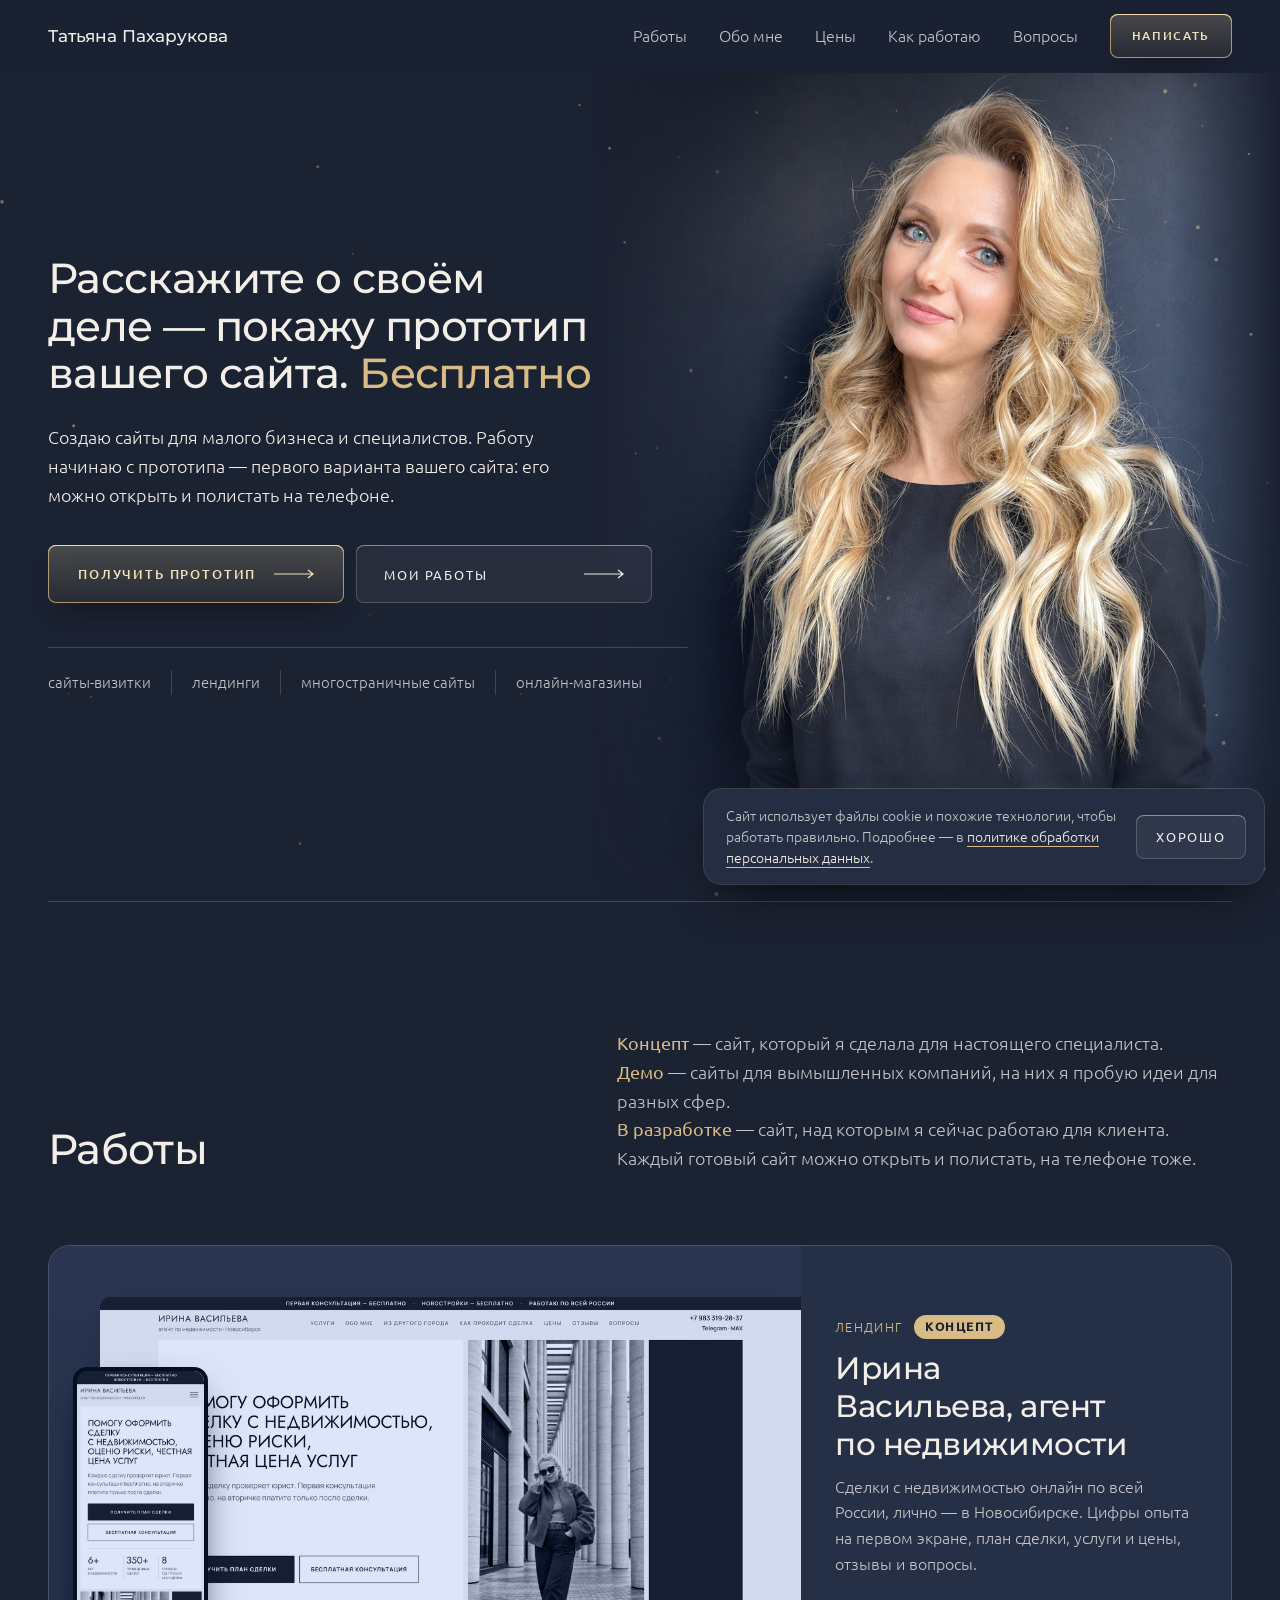
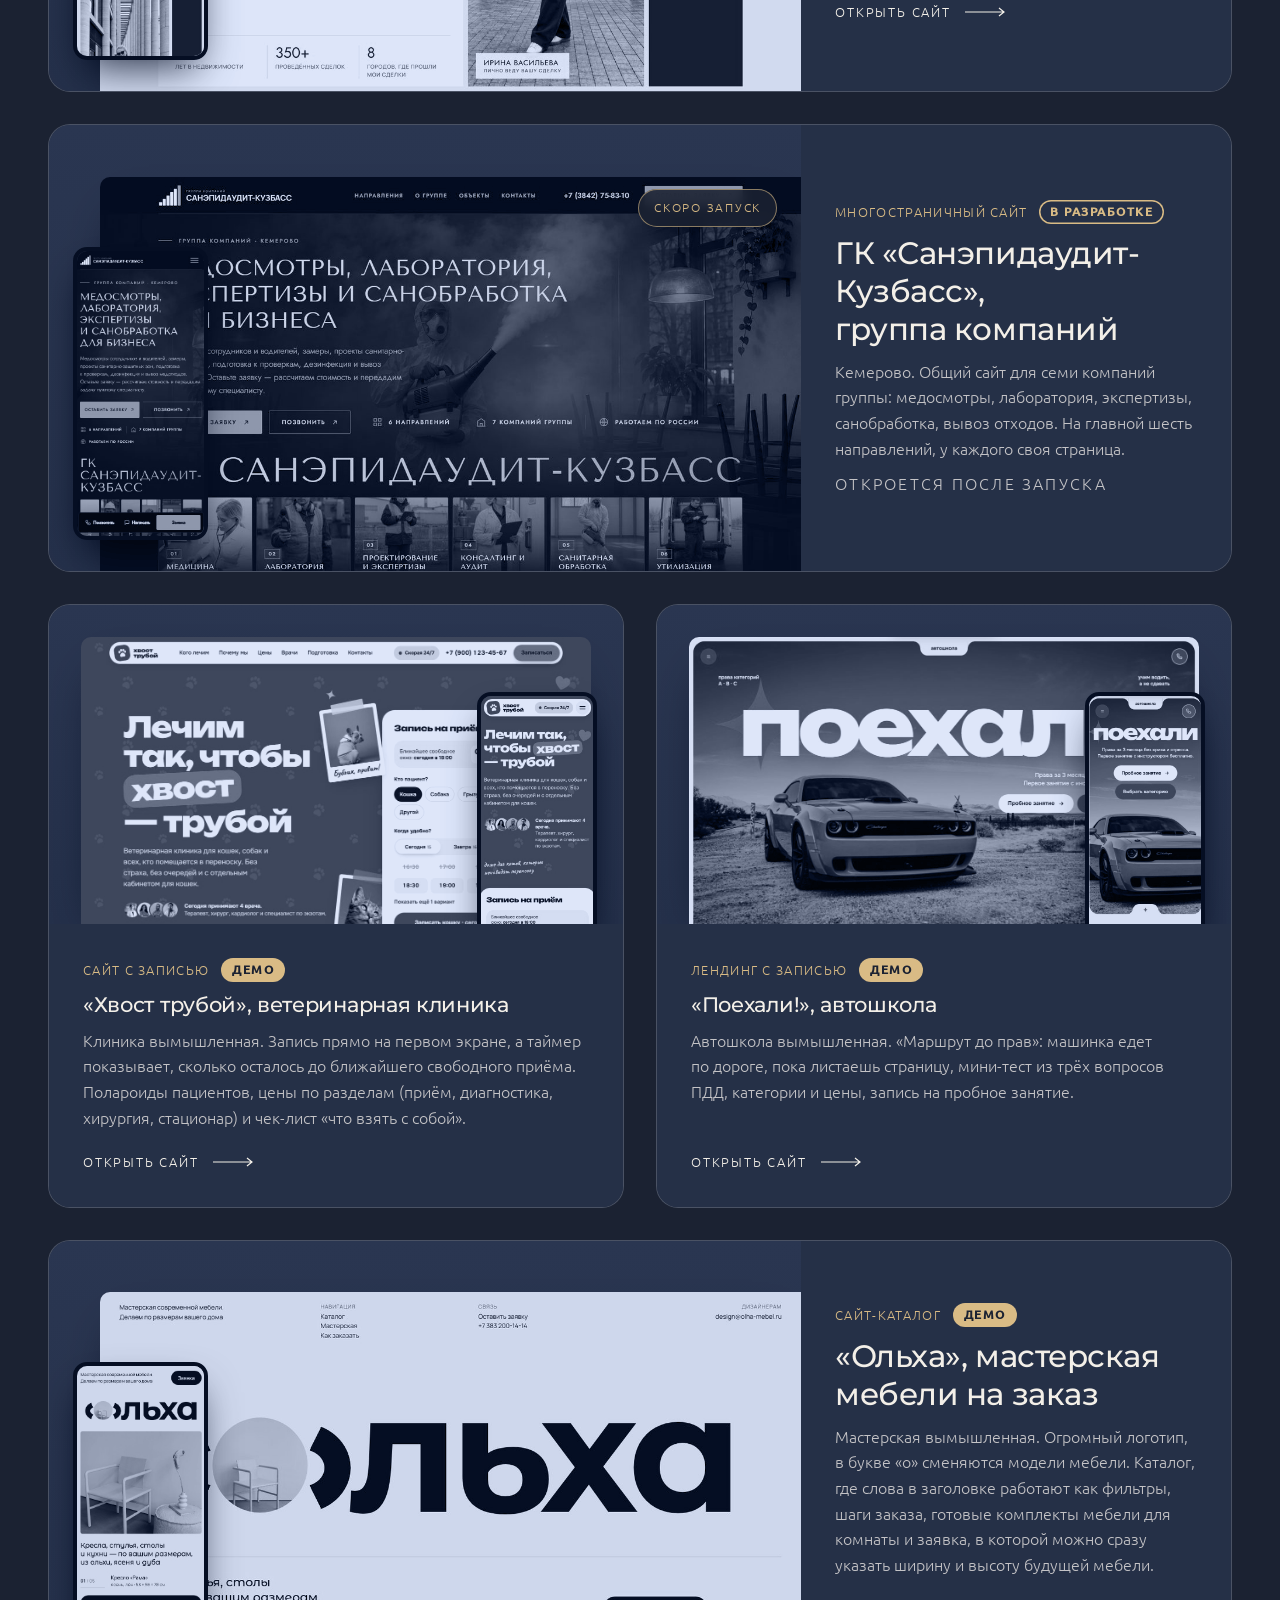
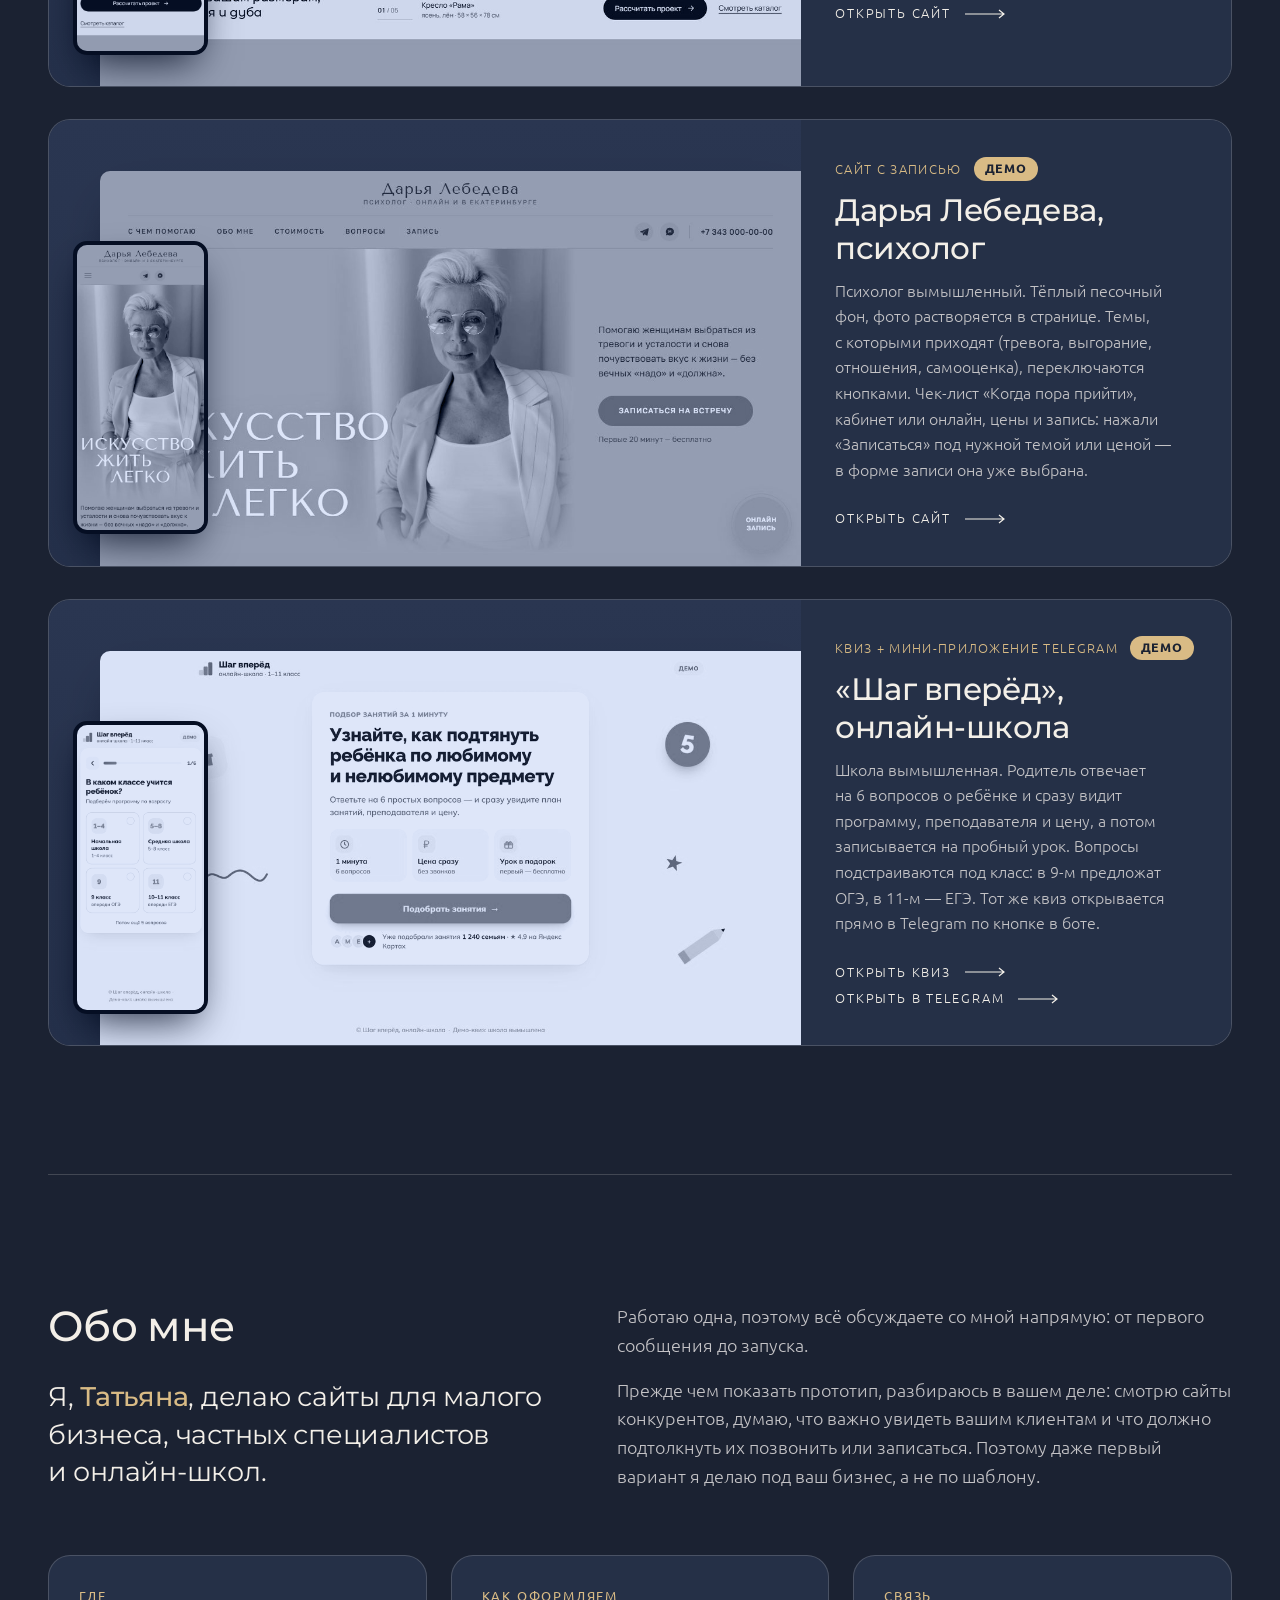
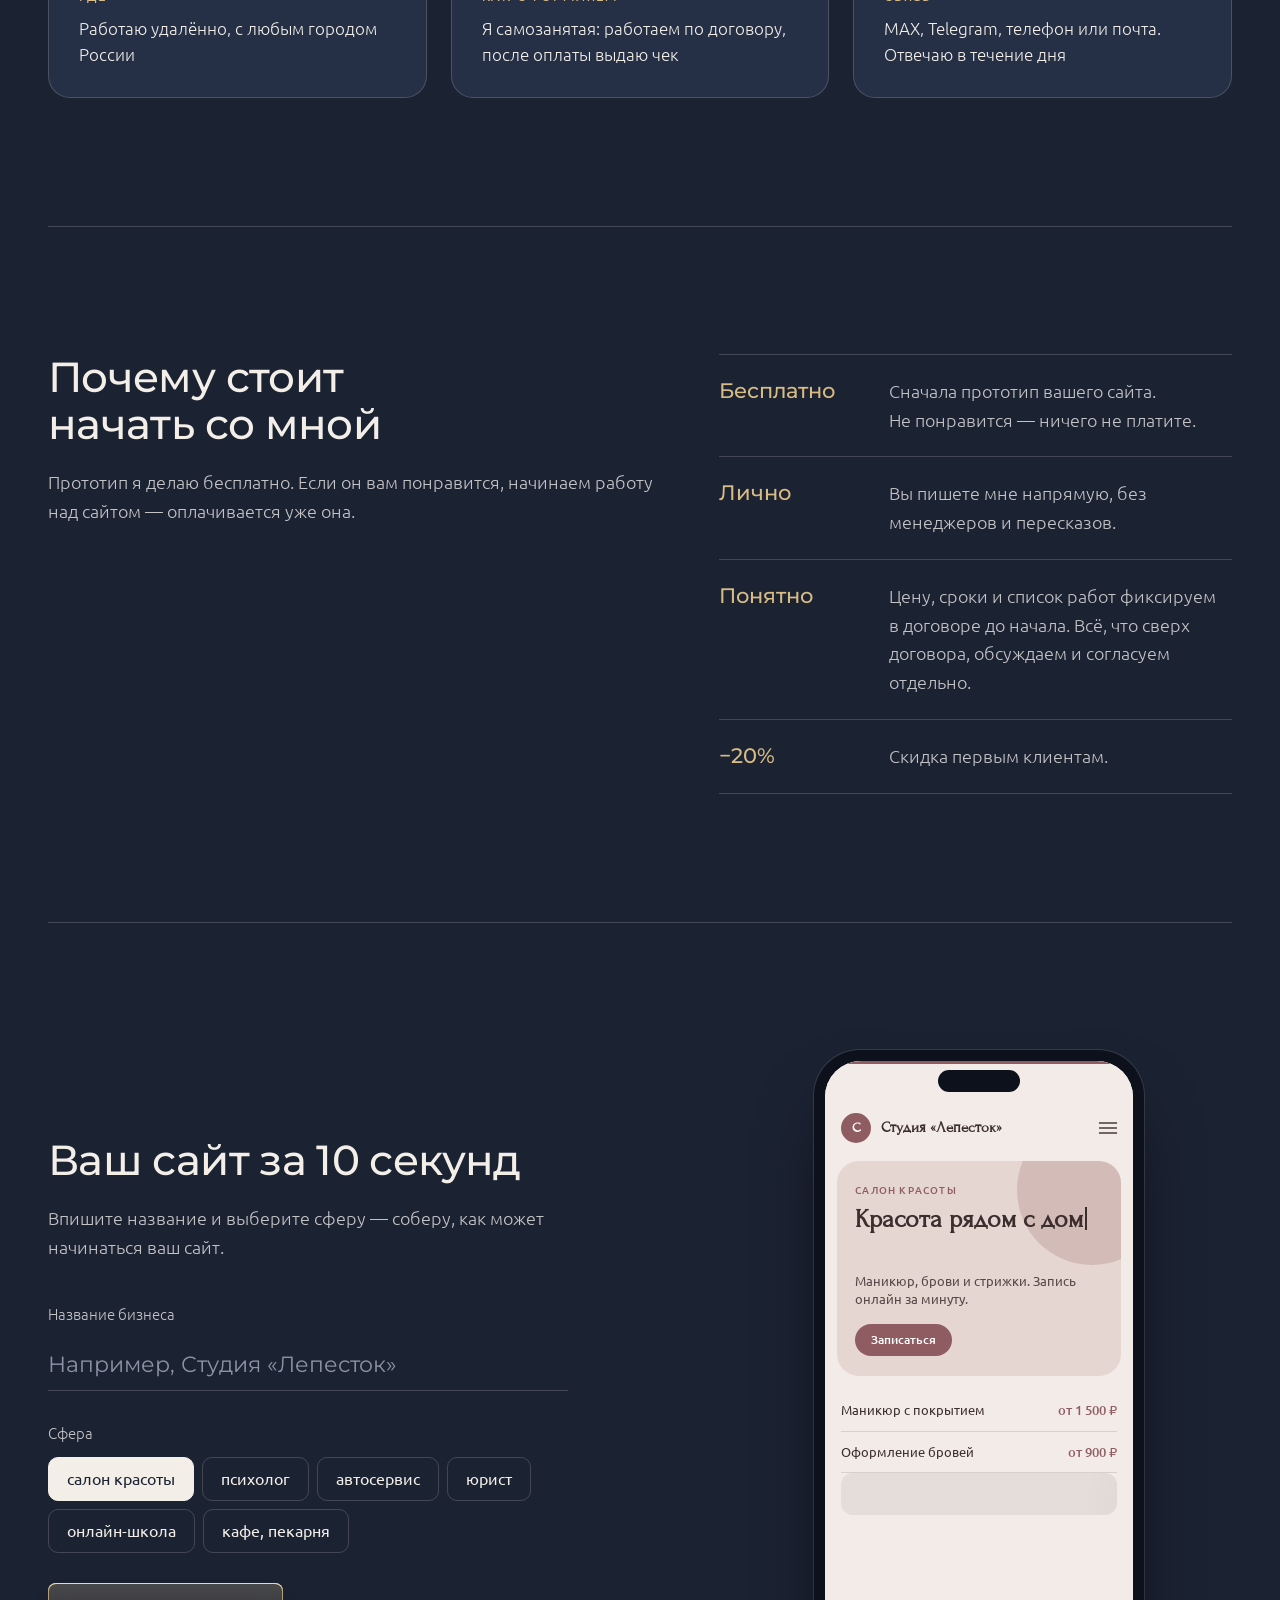
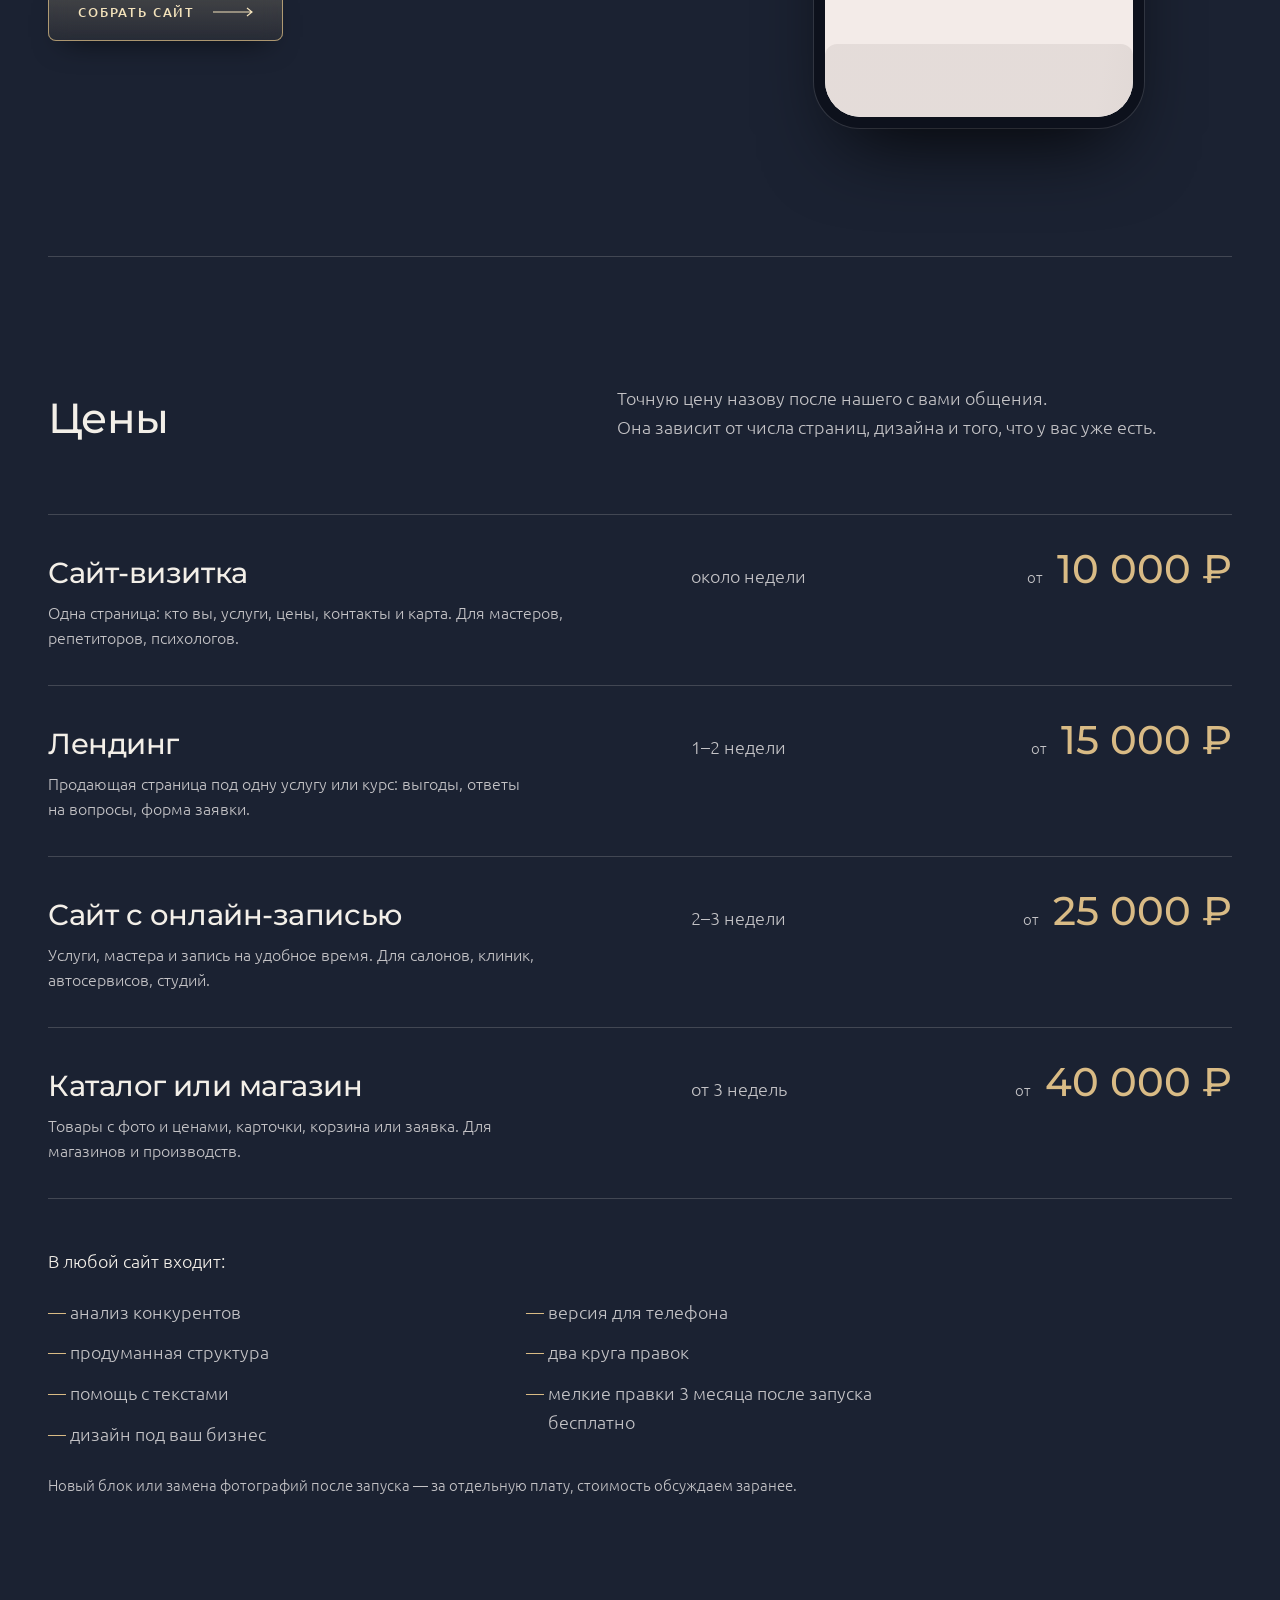
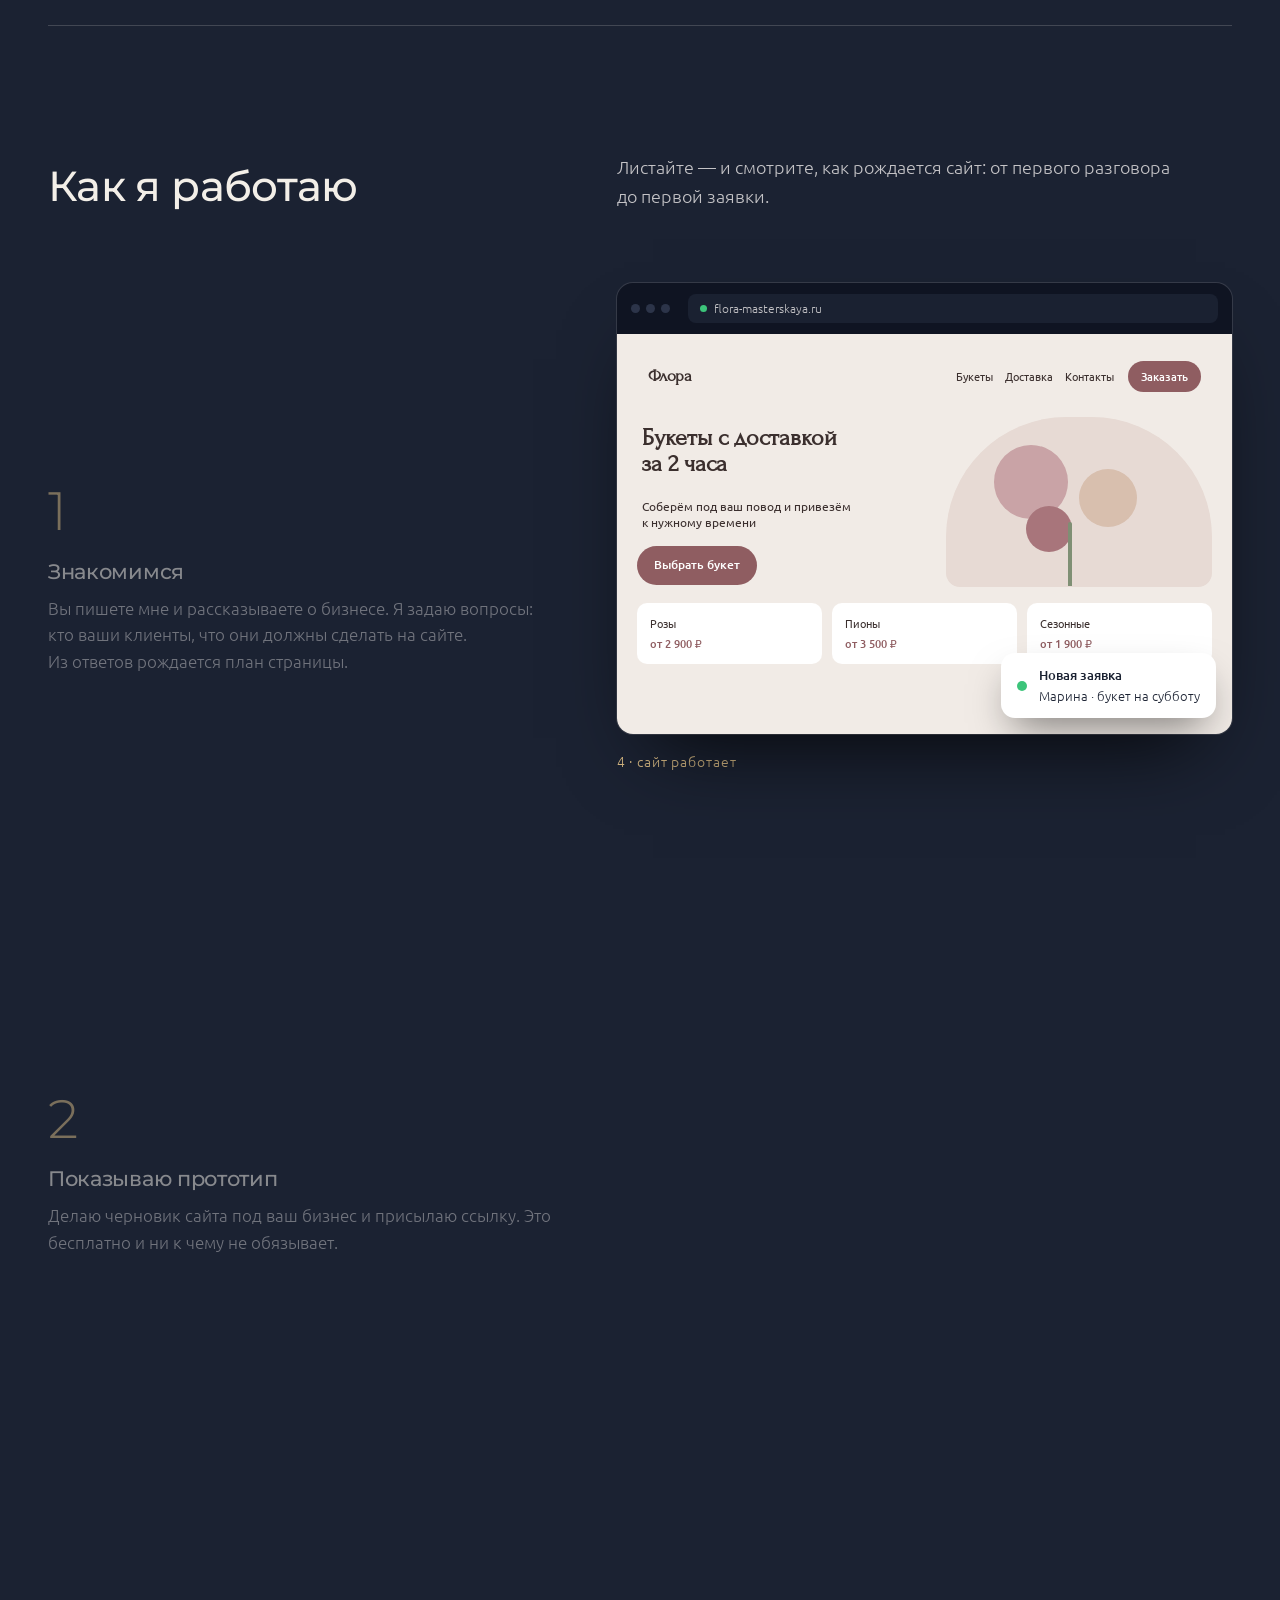
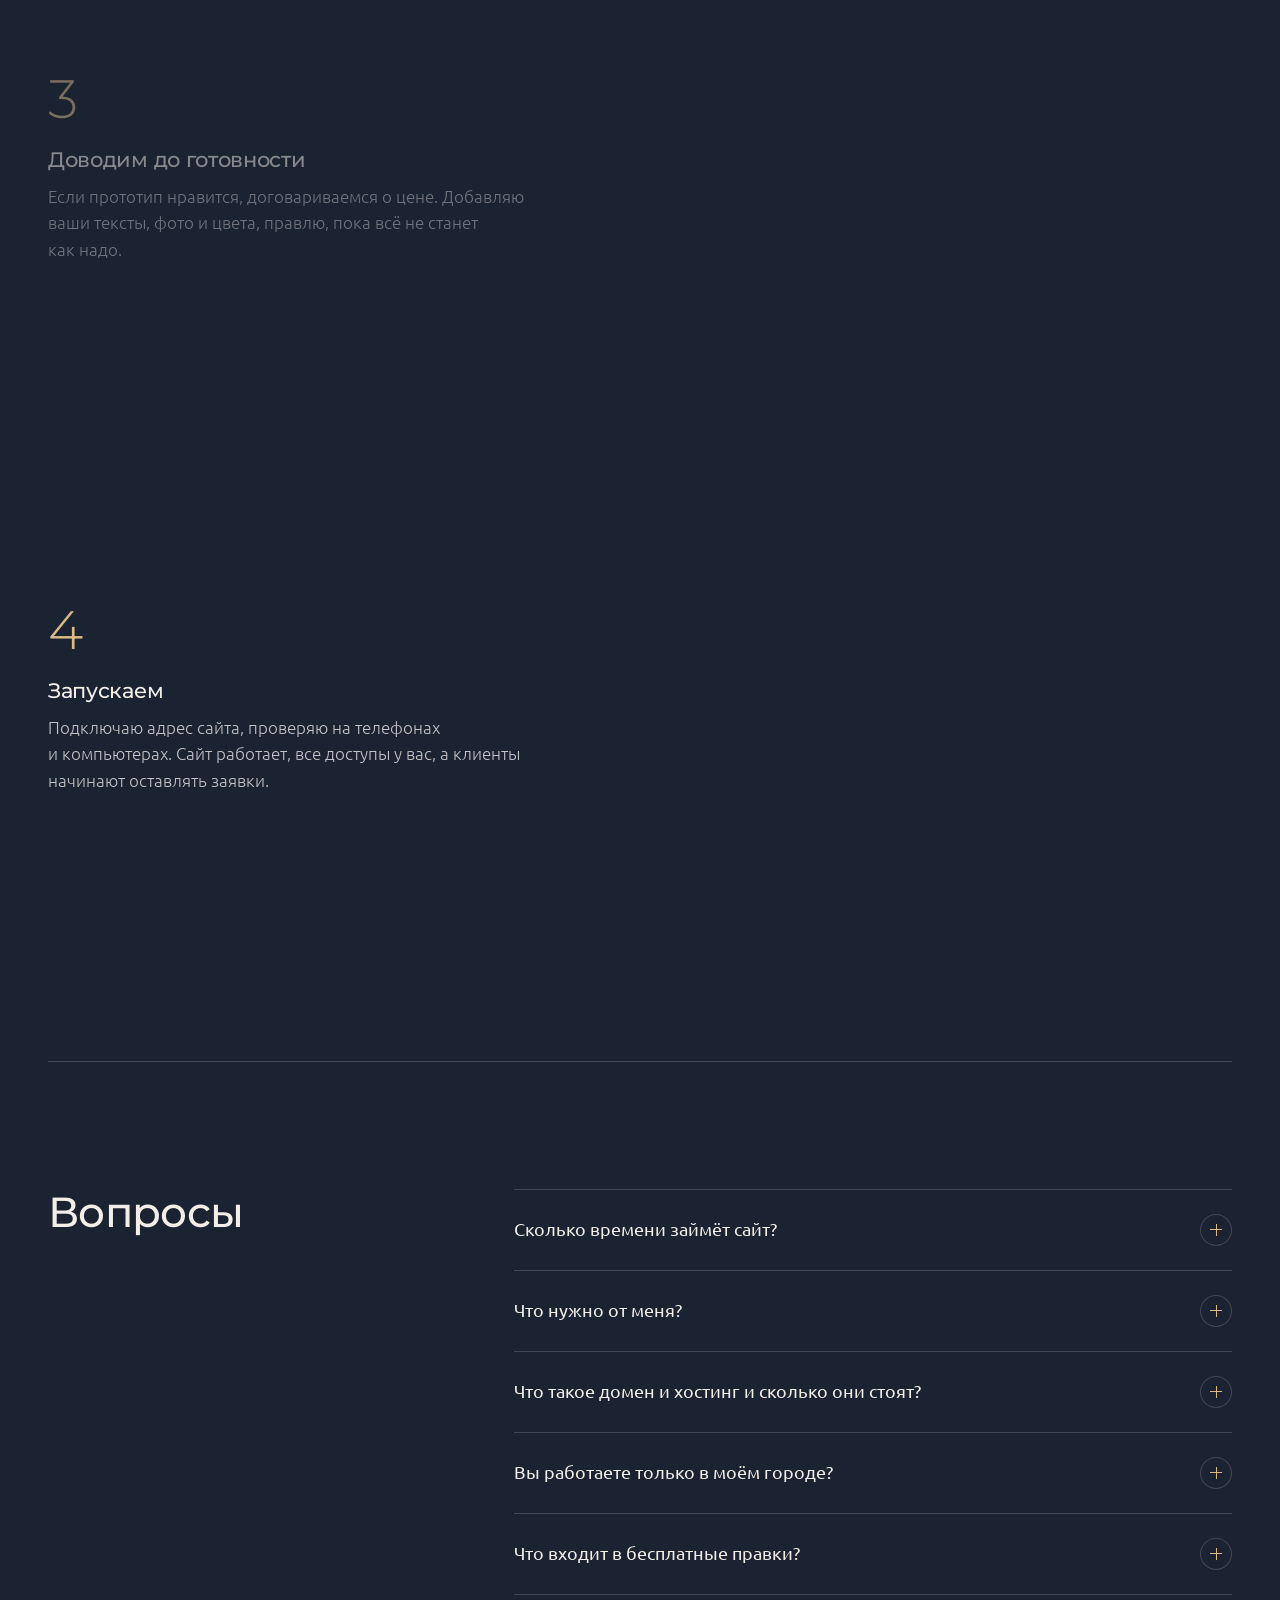
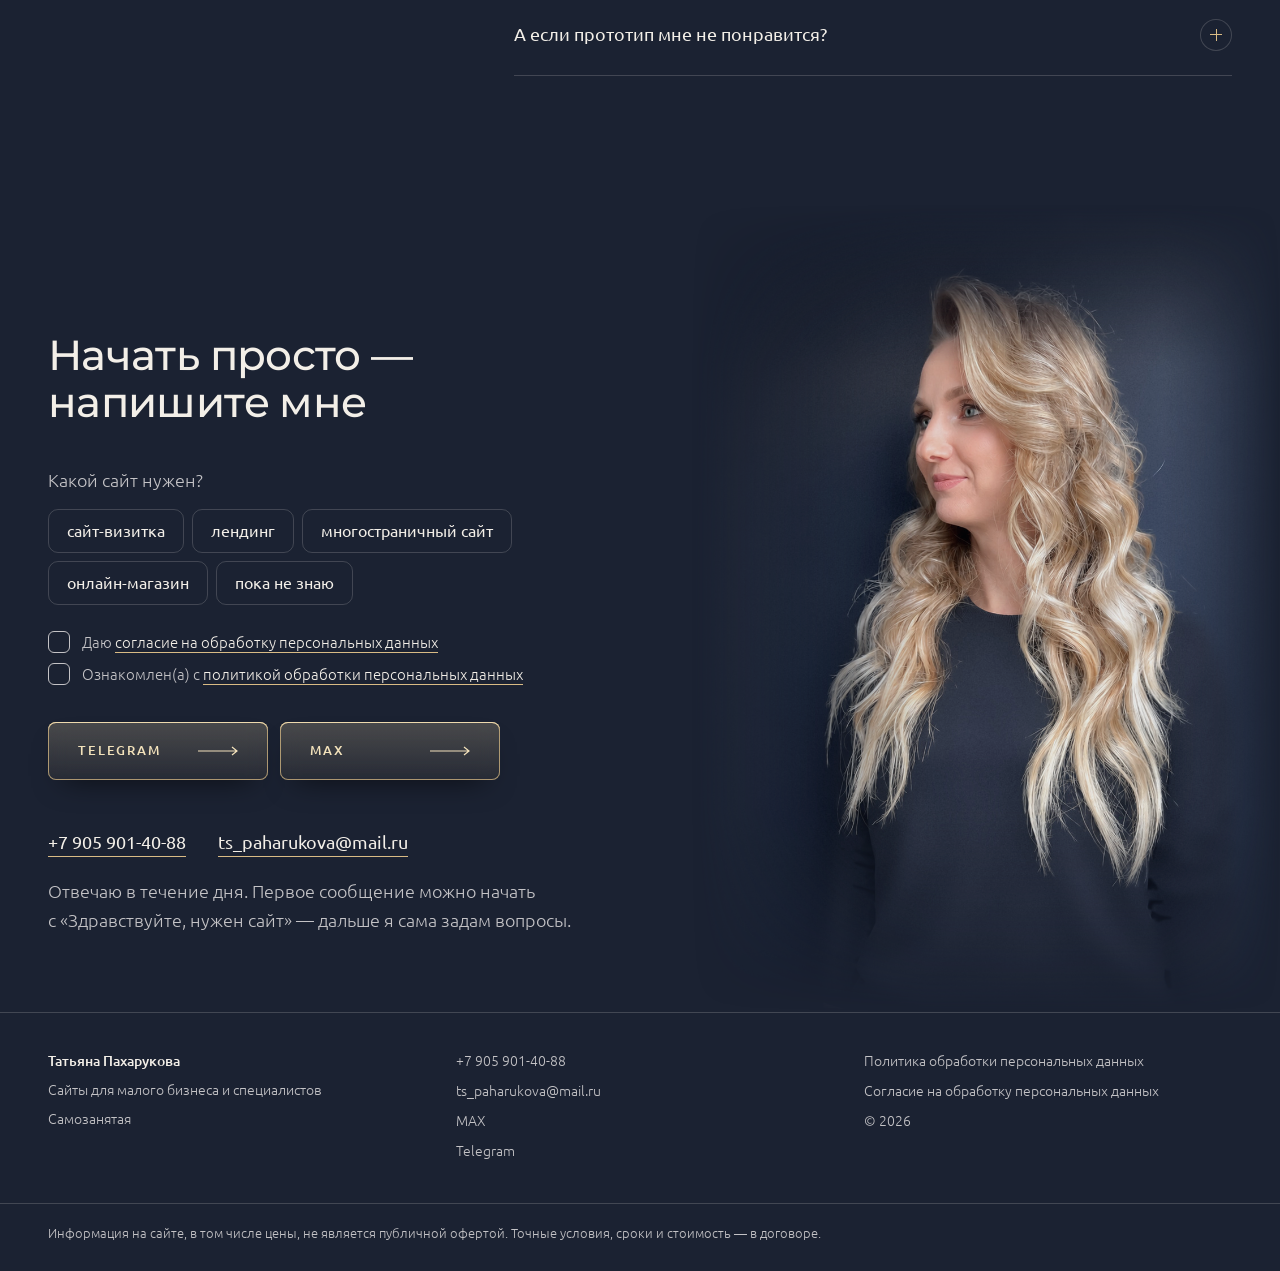
<file: staraya/index.html>
<!doctype html>
<html lang="ru">
<head>
<meta charset="utf-8">
<meta name="viewport" content="width=device-width, initial-scale=1">
<title>Татьяна Пахарукова — сайты для малого бизнеса и специалистов</title>
<meta name="description" content="Создаю сайты для малого бизнеса и специалистов: сайты-визитки, лендинги, многостраничные сайты и онлайн-магазины. Прототип вашего сайта — бесплатно, до оплаты.">
<meta name="theme-color" content="#1b2232">
<link rel="icon" href="favicon.ico" sizes="any">
<link rel="icon" type="image/png" sizes="32x32" href="img/favicon-32.png">
<link rel="apple-touch-icon" href="img/apple-touch-icon.png">
<!-- Превью для мессенджеров. paharukova.github.io заменяется настоящим доменом при сборке (sobrat-dlya-hostinga.py) -->
<meta property="og:type" content="website">
<meta property="og:locale" content="ru_RU">
<meta property="og:site_name" content="Татьяна Пахарукова">
<meta property="og:title" content="Расскажите о своём деле — покажу прототип вашего сайта. Бесплатно">
<meta property="og:description" content="Создаю сайты для малого бизнеса и специалистов: сайты-визитки, лендинги, многостраничные сайты и онлайн-магазины.">
<meta property="og:url" content="https://paharukova.github.io/">
<meta property="og:image" content="https://paharukova.github.io/img/og.jpg?v=3">
<meta property="og:image:width" content="1200">
<meta property="og:image:height" content="630">
<meta name="twitter:card" content="summary_large_image">
<link rel="stylesheet" href="fonts/fonts.css?v=1">
<link rel="stylesheet" href="css/style.css?v=31">
</head>
<body>

<a class="skip" href="#works">К работам</a>

<header class="nav">
  <div class="wrap nav-in">
    <a class="brand" href="#top">Татьяна Пахарукова</a>
    <nav class="nav-links" aria-label="Разделы">
      <a href="#works">Работы</a>
      <a href="#about">Обо мне</a>
      <a href="#prices">Цены</a>
      <a href="#process">Как работаю</a>
      <a href="#faq">Вопросы</a>
    </nav>
    <a class="gold gold-sm" href="#contact"><span>Написать</span></a>
  </div>
</header>

<main id="top">

  <!-- ===== Первый экран ===== -->
  <section class="hero">
    <canvas class="sparks" aria-hidden="true"></canvas>
    <div class="wrap hero-in">
      <div class="hero-photo"><img src="img/tatiana-hero.jpg" width="1100" height="1391" alt="Татьяна Пахарукова"></div>
      <div class="hero-text">
        <h1>Расскажите о&nbsp;своём деле&nbsp;— покажу прототип вашего сайта. <b>Бесплатно</b></h1>
        <p class="sub">Создаю сайты для малого бизнеса и&nbsp;специалистов. Работу начинаю с&nbsp;прототипа&nbsp;— первого варианта вашего сайта: его можно открыть и&nbsp;полистать на&nbsp;телефоне.</p>
        <div class="actions">
          <a class="gold" href="#contact"><span>Получить прототип</span><svg class="arrow" viewBox="0 0 40 10" aria-hidden="true"><path d="M0 5h39M34 1l5 4-5 4"/></svg></a>
          <a class="pill" href="#works">Мои работы<svg class="arrow" viewBox="0 0 40 10" aria-hidden="true"><path d="M0 5h39M34 1l5 4-5 4"/></svg></a>
        </div>
        <p class="facts"><span>сайты-визитки</span><span>лендинги</span><span>многостраничные сайты</span><span>онлайн-магазины</span></p>
      </div>
    </div>
  </section>

  <!-- ===== Работы ===== -->
  <section class="works" id="works">
    <div class="wrap">
      <div class="sec-head">
        <h2>Работы</h2>
        <p><b>Концепт</b>&nbsp;— сайт, который я&nbsp;сделала для настоящего специалиста.<br><b>Демо</b>&nbsp;— сайты для вымышленных компаний, на&nbsp;них я&nbsp;пробую идеи для разных сфер.<br><b>В&nbsp;разработке</b>&nbsp;— сайт, над которым я&nbsp;сейчас работаю для клиента.<br>Каждый готовый сайт можно открыть и&nbsp;полистать, на&nbsp;телефоне тоже.</p>
      </div>

      <div class="projects">
        <article class="project project-xl">
          <a class="shot" href="https://paharukova.github.io/prototipy/irina-vasilyeva/final/" target="_blank" rel="noopener" aria-label="Открыть сайт Ирины Васильевой, агента по недвижимости">
            <img class="shot-d" src="img/irina-bez-tekstury.jpg" width="1200" height="675" alt="" loading="lazy">
            <img class="shot-m" src="img/irina-bez-tekstury-m.jpg" width="390" height="844" alt="" loading="lazy">
          </a>
          <div class="p-info">
            <p class="p-type">Лендинг <strong class="badge">концепт</strong></p>
            <h3>Ирина Васильева, агент по&nbsp;недвижимости</h3>
            <p>Сделки с&nbsp;недвижимостью онлайн по&nbsp;всей России, лично&nbsp;— в&nbsp;Новосибирске. Цифры опыта на&nbsp;первом экране, план сделки, услуги и&nbsp;цены, отзывы и&nbsp;вопросы.</p>
            <a class="more" href="https://paharukova.github.io/prototipy/irina-vasilyeva/final/" target="_blank" rel="noopener">Открыть сайт<svg class="arrow" viewBox="0 0 40 10" aria-hidden="true"><path d="M0 5h39M34 1l5 4-5 4"/></svg></a>
          </div>
        </article>

        <!-- Сайт в работе: ссылки нет, пока сайт не запущен. После запуска заменить div.shot на <a class="shot" href="…"> и вернуть «Открыть сайт» -->
        <article class="project project-xl project-soon">
          <div class="shot">
            <img class="shot-d" src="img/sanepidaudit-espresso.jpg" width="1200" height="675" alt="" loading="lazy">
            <img class="shot-m" src="img/sanepidaudit-espresso-m.jpg" width="390" height="844" alt="" loading="lazy">
            <span class="soon-label">Скоро запуск</span>
          </div>
          <div class="p-info">
            <p class="p-type">Многостраничный сайт <strong class="badge badge-soon">в&nbsp;разработке</strong></p>
            <h3>ГК «Санэпидаудит-Кузбасс», группа компаний</h3>
            <p>Кемерово. Общий сайт для семи компаний группы: медосмотры, лаборатория, экспертизы, санобработка, вывоз отходов. На&nbsp;главной шесть направлений, у&nbsp;каждого своя страница.</p>
            <p class="more more-off">Откроется после запуска</p>
          </div>
        </article>

        <article class="project">
          <a class="shot" href="demo/vet-klinika/" target="_blank" rel="noopener" aria-label="Открыть демо-сайт ветклиники">
            <img class="shot-d" src="img/vet-klinika.jpg" width="1200" height="675" alt="" loading="lazy">
            <img class="shot-m" src="img/vet-klinika-m.jpg" width="390" height="844" alt="" loading="lazy">
          </a>
          <div class="p-info">
            <p class="p-type">Сайт с записью <strong class="badge">демо</strong></p>
            <h3>«Хвост трубой», ветеринарная клиника</h3>
            <p>Клиника вымышленная. Запись прямо на&nbsp;первом экране, а&nbsp;таймер показывает, сколько осталось до&nbsp;ближайшего свободного приёма. Полароиды пациентов, цены по&nbsp;разделам (приём, диагностика, хирургия, стационар) и&nbsp;чек-лист «что взять с&nbsp;собой».</p>
            <a class="more" href="demo/vet-klinika/" target="_blank" rel="noopener">Открыть сайт<svg class="arrow" viewBox="0 0 40 10" aria-hidden="true"><path d="M0 5h39M34 1l5 4-5 4"/></svg></a>
          </div>
        </article>

        <article class="project">
          <a class="shot" href="demo/avtoshkola-poehali/" target="_blank" rel="noopener" aria-label="Открыть демо-сайт автошколы «Поехали!»">
            <img class="shot-d" src="img/avtoshkola-poehali.jpg" width="1200" height="675" alt="" loading="lazy">
            <img class="shot-m" src="img/avtoshkola-poehali-m.jpg" width="390" height="844" alt="" loading="lazy">
          </a>
          <div class="p-info">
            <p class="p-type">Лендинг с записью <strong class="badge">демо</strong></p>
            <h3>«Поехали!», автошкола</h3>
            <p>Автошкола вымышленная. «Маршрут до&nbsp;прав»: машинка едет по&nbsp;дороге, пока листаешь страницу, мини-тест из&nbsp;трёх вопросов ПДД, категории и&nbsp;цены, запись на&nbsp;пробное занятие.</p>
            <a class="more" href="demo/avtoshkola-poehali/" target="_blank" rel="noopener">Открыть сайт<svg class="arrow" viewBox="0 0 40 10" aria-hidden="true"><path d="M0 5h39M34 1l5 4-5 4"/></svg></a>
          </div>
        </article>

        <article class="project project-xl">
          <a class="shot" href="demo/mebel-olha/" target="_blank" rel="noopener" aria-label="Открыть демо-сайт мебельной мастерской «Ольха»">
            <img class="shot-d" src="img/mebel-olha.jpg" width="1200" height="675" alt="" loading="lazy">
            <img class="shot-m" src="img/mebel-olha-m.jpg" width="390" height="844" alt="" loading="lazy">
          </a>
          <div class="p-info">
            <p class="p-type">Сайт-каталог <strong class="badge">демо</strong></p>
            <h3>«Ольха», мастерская мебели на&nbsp;заказ</h3>
            <p>Мастерская вымышленная. Огромный логотип, в&nbsp;букве «о» сменяются модели мебели. Каталог, где слова в&nbsp;заголовке работают как фильтры, шаги заказа, готовые комплекты мебели для комнаты и&nbsp;заявка, в&nbsp;которой можно сразу указать ширину и&nbsp;высоту будущей мебели.</p>
            <a class="more" href="demo/mebel-olha/" target="_blank" rel="noopener">Открыть сайт<svg class="arrow" viewBox="0 0 40 10" aria-hidden="true"><path d="M0 5h39M34 1l5 4-5 4"/></svg></a>
          </div>
        </article>

        <article class="project project-xl">
          <a class="shot" href="demo/psiholog/" target="_blank" rel="noopener" aria-label="Открыть демо-сайт психолога Дарьи Лебедевой">
            <img class="shot-d" src="img/psiholog.jpg" width="1200" height="675" alt="" loading="lazy">
            <img class="shot-m" src="img/psiholog-m.jpg" width="390" height="844" alt="" loading="lazy">
          </a>
          <div class="p-info">
            <p class="p-type">Сайт с записью <strong class="badge">демо</strong></p>
            <h3>Дарья Лебедева, психолог</h3>
            <p>Психолог вымышленный. Тёплый песочный фон, фото растворяется в&nbsp;странице. Темы, с&nbsp;которыми приходят (тревога, выгорание, отношения, самооценка), переключаются кнопками. Чек-лист «Когда пора прийти», кабинет или онлайн, цены и&nbsp;запись: нажали «Записаться» под нужной темой или ценой&nbsp;— в&nbsp;форме записи она уже выбрана.</p>
            <a class="more" href="demo/psiholog/" target="_blank" rel="noopener">Открыть сайт<svg class="arrow" viewBox="0 0 40 10" aria-hidden="true"><path d="M0 5h39M34 1l5 4-5 4"/></svg></a>
          </div>
        </article>

        <article class="project project-xl">
          <a class="shot" href="demo/kviz/" target="_blank" rel="noopener" aria-label="Открыть демо-квиз онлайн-школы «Шаг вперёд»">
            <img class="shot-d" src="img/kviz-shag.jpg" width="1200" height="675" alt="" loading="lazy">
            <img class="shot-m" src="img/kviz-shag-m.jpg" width="390" height="844" alt="" loading="lazy">
          </a>
          <div class="p-info">
            <p class="p-type">Квиз + мини-приложение Telegram <strong class="badge">демо</strong></p>
            <h3>«Шаг вперёд», онлайн-школа</h3>
            <p>Школа вымышленная. Родитель отвечает на&nbsp;6&nbsp;вопросов о&nbsp;ребёнке и&nbsp;сразу видит программу, преподавателя и&nbsp;цену, а&nbsp;потом записывается на&nbsp;пробный урок. Вопросы подстраиваются под класс: в&nbsp;9-м предложат ОГЭ, в&nbsp;11-м&nbsp;— ЕГЭ. Тот&nbsp;же квиз открывается прямо в&nbsp;Telegram по&nbsp;кнопке в&nbsp;боте.</p>
            <div class="more-row">
              <a class="more" href="demo/kviz/" target="_blank" rel="noopener">Открыть квиз<svg class="arrow" viewBox="0 0 40 10" aria-hidden="true"><path d="M0 5h39M34 1l5 4-5 4"/></svg></a>
              <a class="more" href="https://t.me/shag_vpered_demo_bot" target="_blank" rel="noopener">Открыть в&nbsp;Telegram<svg class="arrow" viewBox="0 0 40 10" aria-hidden="true"><path d="M0 5h39M34 1l5 4-5 4"/></svg></a>
            </div>
          </div>
        </article>
      </div>
    </div>
  </section>

  <!-- ===== Обо мне ===== -->
  <section class="about" id="about">
    <div class="wrap">
      <div class="about-in">
        <div class="about-side">
          <h2>Обо мне</h2>
          <p class="about-lead">Я, <b>Татьяна</b>, делаю сайты для малого бизнеса, частных специалистов и&nbsp;онлайн-школ.</p>
        </div>
        <div class="about-text">
          <p>Работаю одна, поэтому всё обсуждаете со&nbsp;мной напрямую: от&nbsp;первого сообщения до&nbsp;запуска.</p>
          <p>Прежде чем показать прототип, разбираюсь в&nbsp;вашем деле: смотрю сайты конкурентов, думаю, что важно увидеть вашим клиентам и&nbsp;что должно подтолкнуть их позвонить или записаться. Поэтому даже первый вариант я&nbsp;делаю под ваш бизнес, а&nbsp;не&nbsp;по&nbsp;шаблону.</p>
        </div>
      </div>
      <ul class="about-cards">
        <li><b>Где</b><span>Работаю удалённо, с&nbsp;любым городом России</span></li>
        <li><b>Как оформляем</b><span>Я&nbsp;самозанятая: работаем по&nbsp;договору, после оплаты выдаю чек</span></li>
        <li><b>Связь</b><span>MAX, Telegram, телефон или почта. Отвечаю в&nbsp;течение дня</span></li>
      </ul>
    </div>
  </section>

  <!-- ===== Почему стоит начать со мной (сюда же встанут отзывы) ===== -->
  <section class="why" id="why">
    <div class="wrap why-in">
      <div class="why-head">
        <h2>Почему стоит начать со&nbsp;мной</h2>
        <p>Прототип я&nbsp;делаю бесплатно. Если он&nbsp;вам понравится, начинаем работу над сайтом&nbsp;— оплачивается уже она.</p>
      </div>
      <ul class="rows">
        <li><b>Бесплатно</b><span>Сначала прототип вашего сайта. Не&nbsp;понравится&nbsp;— ничего не&nbsp;платите.</span></li>
        <li><b>Лично</b><span>Вы пишете мне напрямую, без менеджеров и&nbsp;пересказов.</span></li>
        <li><b>Понятно</b><span>Цену, сроки и&nbsp;список работ фиксируем в&nbsp;договоре до&nbsp;начала. Всё, что сверх договора, обсуждаем и&nbsp;согласуем отдельно.</span></li>
        <li><b>−20%</b><span>Скидка первым клиентам.</span></li>
      </ul>
    </div>
    <!-- Отзыв: когда Ирина напишет отзыв на Авито, вставить сюда карточку с его текстом и ссылкой на Авито -->
  </section>

  <!-- ===== Ваш сайт за 10 секунд ===== -->
  <section class="builder" id="try">
    <div class="wrap builder-in">
      <div class="builder-text">
        <h2>Ваш сайт за&nbsp;10&nbsp;секунд</h2>
        <p class="builder-lead">Впишите название и&nbsp;выберите сферу — соберу, как может начинаться ваш сайт.</p>
        <form class="builder-form" novalidate>
          <label class="field">
            <span>Название бизнеса</span>
            <input type="text" name="biz" maxlength="40" autocomplete="organization" placeholder="Например, Студия «Лепесток»">
          </label>
          <div class="field" role="group" aria-labelledby="sph-label">
            <span id="sph-label">Сфера</span>
            <div class="chips">
              <button class="chip" type="button" data-sphere="beauty" aria-pressed="true">салон красоты</button>
              <button class="chip" type="button" data-sphere="psy" aria-pressed="false">психолог</button>
              <button class="chip" type="button" data-sphere="auto" aria-pressed="false">автосервис</button>
              <button class="chip" type="button" data-sphere="law" aria-pressed="false">юрист</button>
              <button class="chip" type="button" data-sphere="school" aria-pressed="false">онлайн-школа</button>
              <button class="chip" type="button" data-sphere="cafe" aria-pressed="false">кафе, пекарня</button>
            </div>
          </div>
          <button class="gold" type="submit"><span>Собрать сайт</span><svg class="arrow" viewBox="0 0 40 10" aria-hidden="true"><path d="M0 5h39M34 1l5 4-5 4"/></svg></button>
        </form>
        <div class="builder-after" hidden>
          <p>Это набросок за&nbsp;10&nbsp;секунд. Настоящий прототип — с&nbsp;вашими услугами, ценами и&nbsp;фото — сделаю бесплатно, до&nbsp;оплаты.</p>
          <div class="consent-box" data-consent>
            <label class="consent"><input type="checkbox" data-agree="pd"><span>Даю <a href="soglasie.html" target="_blank">согласие на&nbsp;обработку персональных данных</a></span></label>
            <label class="consent"><input type="checkbox" data-agree="policy"><span>Ознакомлен(а) с&nbsp;<a href="politika.html" target="_blank">политикой обработки персональных данных</a></span></label>
            <p class="consent-err" aria-live="polite"></p>
          </div>
          <p class="builder-want">Хочу такой&nbsp;— напишите мне, где удобнее:</p>
          <div class="builder-cta">
            <div class="btn-pair">
              <a class="gold" data-want data-tg data-gated href="https://t.me/tatyana_p42" target="_blank" rel="noopener"><span>Telegram</span><svg class="arrow" viewBox="0 0 40 10" aria-hidden="true"><path d="M0 5h39M34 1l5 4-5 4"/></svg></a>
              <a class="gold" data-want data-gated data-copy href="https://max.ru/u/f9LHodD0cOJ_tmUglvRTNWrcXaifk9UuY4X419o49zy88yQsmVHHWd0ijb8" target="_blank" rel="noopener"><span>MAX</span><svg class="arrow" viewBox="0 0 40 10" aria-hidden="true"><path d="M0 5h39M34 1l5 4-5 4"/></svg></a>
            </div>
            <a class="more" href="#contact">Другой способ связи</a>
          </div>
          <p class="copy-note" aria-live="polite"></p>
        </div>
      </div>

      <div class="phone" aria-live="polite">
        <div class="phone-screen">
          <div class="ms" data-sphere="beauty">
            <div class="ms-progress" aria-hidden="true"><i></i></div>
            <div class="ms-nav ms-el"><span class="ms-logo"></span><b class="ms-name">Студия «Лепесток»</b><span class="ms-burger" aria-hidden="true"></span></div>
            <div class="ms-hero ms-el">
              <span class="ms-shape" aria-hidden="true"></span>
              <p class="ms-kick"></p>
              <p class="ms-title"></p>
              <p class="ms-sub"></p>
              <span class="ms-btn"></span>
            </div>
            <ul class="ms-list">
              <li class="ms-el"><span></span><b></b></li>
              <li class="ms-el"><span></span><b></b></li>
              <li class="ms-el"><span></span><b></b></li>
            </ul>
            <div class="ms-bar ms-el"><span class="ms-btn ms-btn-full"></span></div>
          </div>
        </div>
      </div>
    </div>
  </section>

  <!-- ===== Цены ===== -->
  <section class="prices" id="prices">
    <div class="wrap">
      <div class="sec-head">
        <h2>Цены</h2>
        <p>Точную цену назову после нашего с&nbsp;вами общения.<br>Она зависит от&nbsp;числа страниц, дизайна и&nbsp;того, что у&nbsp;вас уже есть.</p>
      </div>
      <ul class="price-list">
        <li class="price">
          <div class="price-name"><h3>Сайт-визитка</h3><p>Одна страница: кто вы, услуги, цены, контакты и&nbsp;карта. Для мастеров, репетиторов, психологов.</p></div>
          <p class="price-time">около недели</p>
          <p class="price-sum"><small>от</small> 10&nbsp;000&nbsp;₽</p>
        </li>
        <li class="price">
          <div class="price-name"><h3>Лендинг</h3><p>Продающая страница под одну услугу или курс: выгоды, ответы на&nbsp;вопросы, форма заявки.</p></div>
          <p class="price-time">1–2 недели</p>
          <p class="price-sum"><small>от</small> 15&nbsp;000&nbsp;₽</p>
        </li>
        <li class="price">
          <div class="price-name"><h3>Сайт с онлайн-записью</h3><p>Услуги, мастера и&nbsp;запись на&nbsp;удобное время. Для салонов, клиник, автосервисов, студий.</p></div>
          <p class="price-time">2–3 недели</p>
          <p class="price-sum"><small>от</small> 25&nbsp;000&nbsp;₽</p>
        </li>
        <li class="price">
          <div class="price-name"><h3>Каталог или магазин</h3><p>Товары с&nbsp;фото и&nbsp;ценами, карточки, корзина или заявка. Для магазинов и&nbsp;производств.</p></div>
          <p class="price-time">от 3 недель</p>
          <p class="price-sum"><small>от</small> 40&nbsp;000&nbsp;₽</p>
        </li>
      </ul>
      <div class="extras">
        <p class="extras-title">В любой сайт входит:</p>
        <ul class="incl-list">
          <li>анализ конкурентов</li>
          <li>продуманная структура</li>
          <li>помощь с&nbsp;текстами</li>
          <li>дизайн под ваш бизнес</li>
          <li>версия для телефона</li>
          <li>два круга правок</li>
          <li>мелкие правки 3&nbsp;месяца после запуска бесплатно</li>
        </ul>
        <p class="extras-note">Новый блок или замена фотографий после запуска — за&nbsp;отдельную плату, стоимость обсуждаем заранее.</p>
      </div>
    </div>
  </section>

  <!-- ===== Как работаю ===== -->
  <section class="process" id="process">
    <div class="wrap">
      <div class="sec-head">
        <h2>Как я работаю</h2>
        <p>Листайте — и&nbsp;смотрите, как рождается сайт: от&nbsp;первого разговора до&nbsp;первой заявки.</p>
      </div>
      <div class="story">
        <ol class="steps">
          <li class="step" data-stage="0">
            <h3>Знакомимся</h3>
            <p>Вы пишете мне и&nbsp;рассказываете о&nbsp;бизнесе. Я&nbsp;задаю вопросы: кто ваши клиенты, что они должны сделать на&nbsp;сайте. Из&nbsp;ответов рождается план страницы.</p>
          </li>
          <li class="step" data-stage="1">
            <h3>Показываю прототип</h3>
            <p>Делаю черновик сайта под ваш бизнес и&nbsp;присылаю ссылку. Это бесплатно и&nbsp;ни&nbsp;к&nbsp;чему не&nbsp;обязывает.</p>
          </li>
          <li class="step" data-stage="2">
            <h3>Доводим до готовности</h3>
            <p>Если прототип нравится, договариваемся о&nbsp;цене. Добавляю ваши тексты, фото и&nbsp;цвета, правлю, пока всё не&nbsp;станет как надо.</p>
          </li>
          <li class="step" data-stage="3">
            <h3>Запускаем</h3>
            <p>Подключаю адрес сайта, проверяю на&nbsp;телефонах и&nbsp;компьютерах. Сайт работает, все доступы у&nbsp;вас, а&nbsp;клиенты начинают оставлять заявки.</p>
          </li>
        </ol>
        <div class="stage-wrap" aria-hidden="true">
          <div class="bf s0">
            <div class="bf-bar"><i></i><i></i><i></i><span class="bf-url"><em class="bf-draft">план страницы</em><em class="bf-proto">прототип · черновик</em><em class="bf-color">прототип · в работе</em><em class="bf-live">flora-masterskaya.ru</em></span></div>
            <div class="bf-page">
              <div class="bf-nav"><b class="bf-t">Флора</b><span class="bf-links"><i class="bf-t">Букеты</i><i class="bf-t">Доставка</i><i class="bf-t">Контакты</i></span><span class="bf-btn bf-t">Заказать</span></div>
              <div class="bf-hero">
                <div class="bf-copy">
                  <p class="bf-h bf-t">Букеты с&nbsp;доставкой за&nbsp;2&nbsp;часа</p>
                  <p class="bf-p bf-t">Соберём под ваш повод и&nbsp;привезём к&nbsp;нужному времени</p>
                  <span class="bf-btn bf-btn-big bf-t">Выбрать букет</span>
                </div>
                <div class="bf-img"><span class="f1"></span><span class="f2"></span><span class="f3"></span><span class="stem"></span></div>
              </div>
              <div class="bf-cards">
                <div class="bf-card"><span class="bf-t">Розы</span><b class="bf-t">от 2&nbsp;900&nbsp;₽</b></div>
                <div class="bf-card"><span class="bf-t">Пионы</span><b class="bf-t">от 3&nbsp;500&nbsp;₽</b></div>
                <div class="bf-card"><span class="bf-t">Сезонные</span><b class="bf-t">от 1&nbsp;900&nbsp;₽</b></div>
              </div>
            </div>
            <div class="bf-toast"><span class="bf-dot"></span><div><b>Новая заявка</b><span>Марина · букет на&nbsp;субботу</span></div></div>
          </div>
          <p class="stage-label"><span class="l0">1 · план</span><span class="l1">2 · прототип</span><span class="l2">3 · цвета и&nbsp;фото</span><span class="l3">4 · сайт работает</span></p>
        </div>
      </div>
    </div>
  </section>

  <!-- ===== Вопросы ===== -->
  <section class="faq" id="faq">
    <div class="wrap faq-in">
      <h2>Вопросы</h2>
      <div class="qa">
        <details>
          <summary>Сколько времени займёт сайт?</summary>
          <p>Визитка — около недели, лендинг — 1–2 недели, магазин — от&nbsp;трёх недель. Сильнее всего сроки зависят от&nbsp;того, как быстро готовы тексты и&nbsp;фото.</p>
        </details>
        <details>
          <summary>Что нужно от меня?</summary>
          <p>Рассказать о&nbsp;своём деле и&nbsp;прислать то, что есть: логотип, фото, цены, контакты. Если чего-то нет, подскажу, где взять, и&nbsp;помогу с&nbsp;текстами.</p>
        </details>
        <details>
          <summary>Что такое домен и хостинг и сколько они стоят?</summary>
          <p>Домен — это адрес сайта, например, vash-salon.ru. Хостинг — место в&nbsp;интернете, где сайт хранится. Помогу выбрать и&nbsp;подключить, а&nbsp;оплачиваете вы их напрямую, обычно это несколько тысяч рублей в&nbsp;год.</p>
        </details>
        <details>
          <summary>Вы работаете только в моём городе?</summary>
          <p>Нет, я&nbsp;работаю удалённо с&nbsp;любым городом: всё обсуждаем в&nbsp;мессенджере или по&nbsp;телефону.</p>
        </details>
        <details>
          <summary>Что входит в бесплатные правки?</summary>
          <p>Три месяца после запуска бесплатно поправлю мелочи: опечатки, цены, телефон, часы работы, пару строк текста. Новый блок или замена фотографий — за&nbsp;отдельную плату, стоимость обсуждаем заранее.</p>
        </details>
        <details>
          <summary>А если прототип мне не понравится?</summary>
          <p>Тогда вы ничего не&nbsp;платите. Можно попросить другой вариант или просто отказаться.</p>
        </details>
      </div>
    </div>
  </section>

  <!-- ===== Контакты ===== -->
  <section class="contact" id="contact">
    <div class="contact-photo" aria-hidden="true"><img src="img/tatiana-kontakty-3.jpg" width="1041" height="1511" alt="" loading="lazy"></div>
    <div class="wrap contact-in">
      <div class="contact-text">
        <h2>Начать просто&nbsp;— напишите мне</h2>
        <div class="ask" role="group" aria-labelledby="ask-label">
          <p id="ask-label">Какой сайт нужен?</p>
          <div class="chips">
            <button class="chip" type="button" data-need="сайт-визитка" aria-pressed="false">сайт-визитка</button>
            <button class="chip" type="button" data-need="лендинг" aria-pressed="false">лендинг</button>
            <button class="chip" type="button" data-need="многостраничный сайт" aria-pressed="false">многостраничный сайт</button>
            <button class="chip" type="button" data-need="онлайн-магазин" aria-pressed="false">онлайн-магазин</button>
            <button class="chip" type="button" data-need="пока не знаю, нужен совет" aria-pressed="false">пока не знаю</button>
          </div>
        </div>
        <div class="consent-box" data-consent>
          <label class="consent"><input type="checkbox" data-agree="pd"><span>Даю <a href="soglasie.html" target="_blank">согласие на&nbsp;обработку персональных данных</a></span></label>
          <label class="consent"><input type="checkbox" data-agree="policy"><span>Ознакомлен(а) с&nbsp;<a href="politika.html" target="_blank">политикой обработки персональных данных</a></span></label>
          <p class="consent-err" aria-live="polite"></p>
        </div>
        <!-- Telegram — простая ссылка, временно. Когда сайт будет на reg.ru, её заменит форма заявки (в Telegram — только номер заявки) -->
        <div class="messengers btn-pair">
          <a class="gold" data-msg="tg" data-tg data-gated href="https://t.me/tatyana_p42" target="_blank" rel="noopener"><span>Telegram</span><svg class="arrow" viewBox="0 0 40 10" aria-hidden="true"><path d="M0 5h39M34 1l5 4-5 4"/></svg></a>
          <a class="gold" data-msg="max" data-gated data-copy href="https://max.ru/u/f9LHodD0cOJ_tmUglvRTNWrcXaifk9UuY4X419o49zy88yQsmVHHWd0ijb8" target="_blank" rel="noopener"><span>MAX</span><svg class="arrow" viewBox="0 0 40 10" aria-hidden="true"><path d="M0 5h39M34 1l5 4-5 4"/></svg></a>
        </div>
        <p class="copy-note" aria-live="polite"></p>
        <p class="contact-direct">
          <a href="tel:+79059014088">+7 905 901-40-88</a>
          <a href="mailto:ts_paharukova@mail.ru">ts_paharukova@mail.ru</a>
        </p>
        <p class="contact-note">Отвечаю в&nbsp;течение дня. Первое сообщение можно начать с&nbsp;«Здравствуйте, нужен сайт» — дальше я&nbsp;сама задам вопросы.</p>
      </div>
    </div>
  </section>
</main>

<footer class="foot">
  <div class="wrap foot-in">
    <div class="foot-col">
      <b>Татьяна Пахарукова</b>
      <span>Сайты для малого бизнеса и специалистов</span>
      <span>Самозанятая</span>
    </div>
    <div class="foot-col">
      <a href="tel:+79059014088">+7 905 901-40-88</a>
      <a href="mailto:ts_paharukova@mail.ru">ts_paharukova@mail.ru</a>
      <a data-max-link href="https://max.ru/u/f9LHodD0cOJ_tmUglvRTNWrcXaifk9UuY4X419o49zy88yQsmVHHWd0ijb8" target="_blank" rel="noopener">MAX</a>
      <a href="https://t.me/tatyana_p42" target="_blank" rel="noopener">Telegram</a>
    </div>
    <div class="foot-col">
      <a href="politika.html">Политика обработки персональных данных</a>
      <a href="soglasie.html">Согласие на обработку персональных данных</a>
      <span>© 2026</span>
    </div>
  </div>
  <p class="wrap foot-note">Информация на&nbsp;сайте, в&nbsp;том числе цены, не&nbsp;является публичной офертой. Точные условия, сроки и&nbsp;стоимость — в&nbsp;договоре.</p>
</footer>

<div class="cookie" role="region" aria-label="Уведомление о файлах cookie" hidden>
  <p>Сайт использует файлы cookie и&nbsp;похожие технологии, чтобы работать правильно. Подробнее — в&nbsp;<a href="politika.html#cookie">политике обработки персональных данных</a>.</p>
  <button class="pill cookie-ok" type="button">Хорошо</button>
</div>

<script src="js/main.js?v=12"></script>
</body>
</html>
</file>
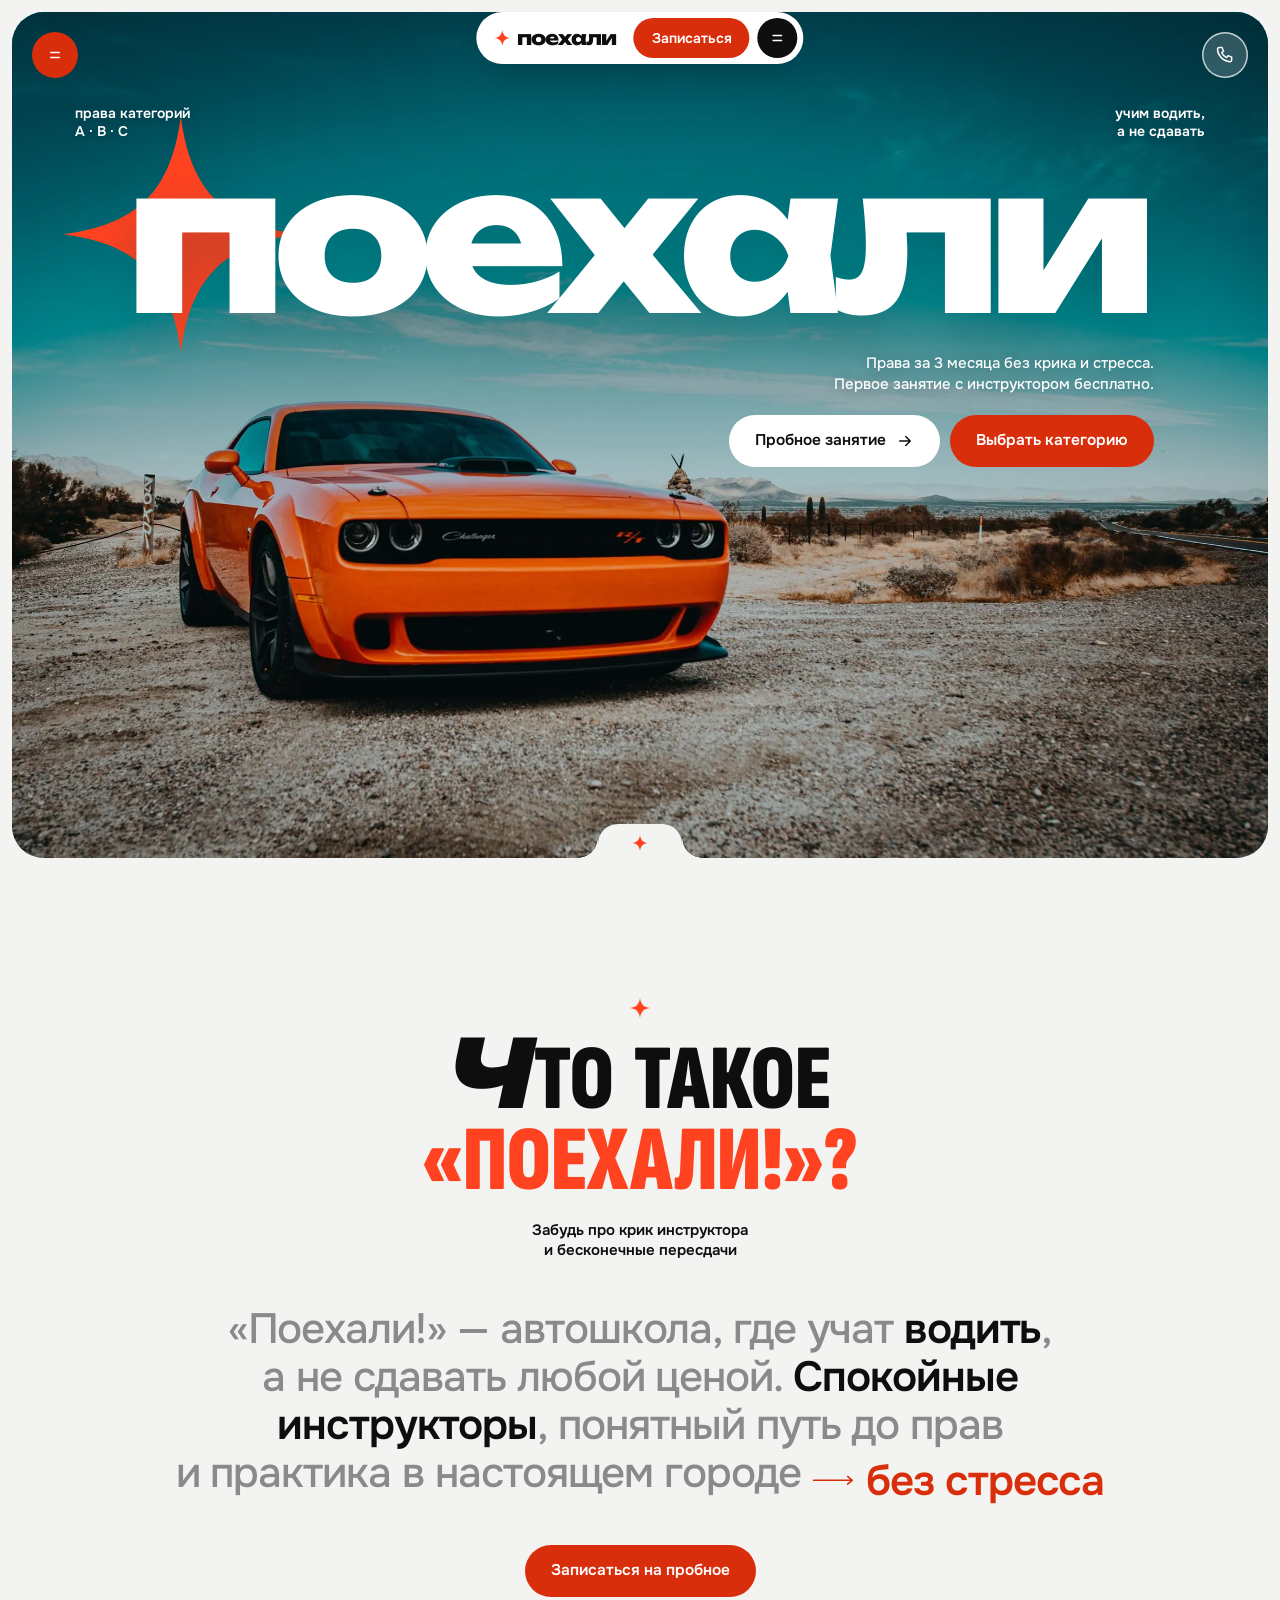
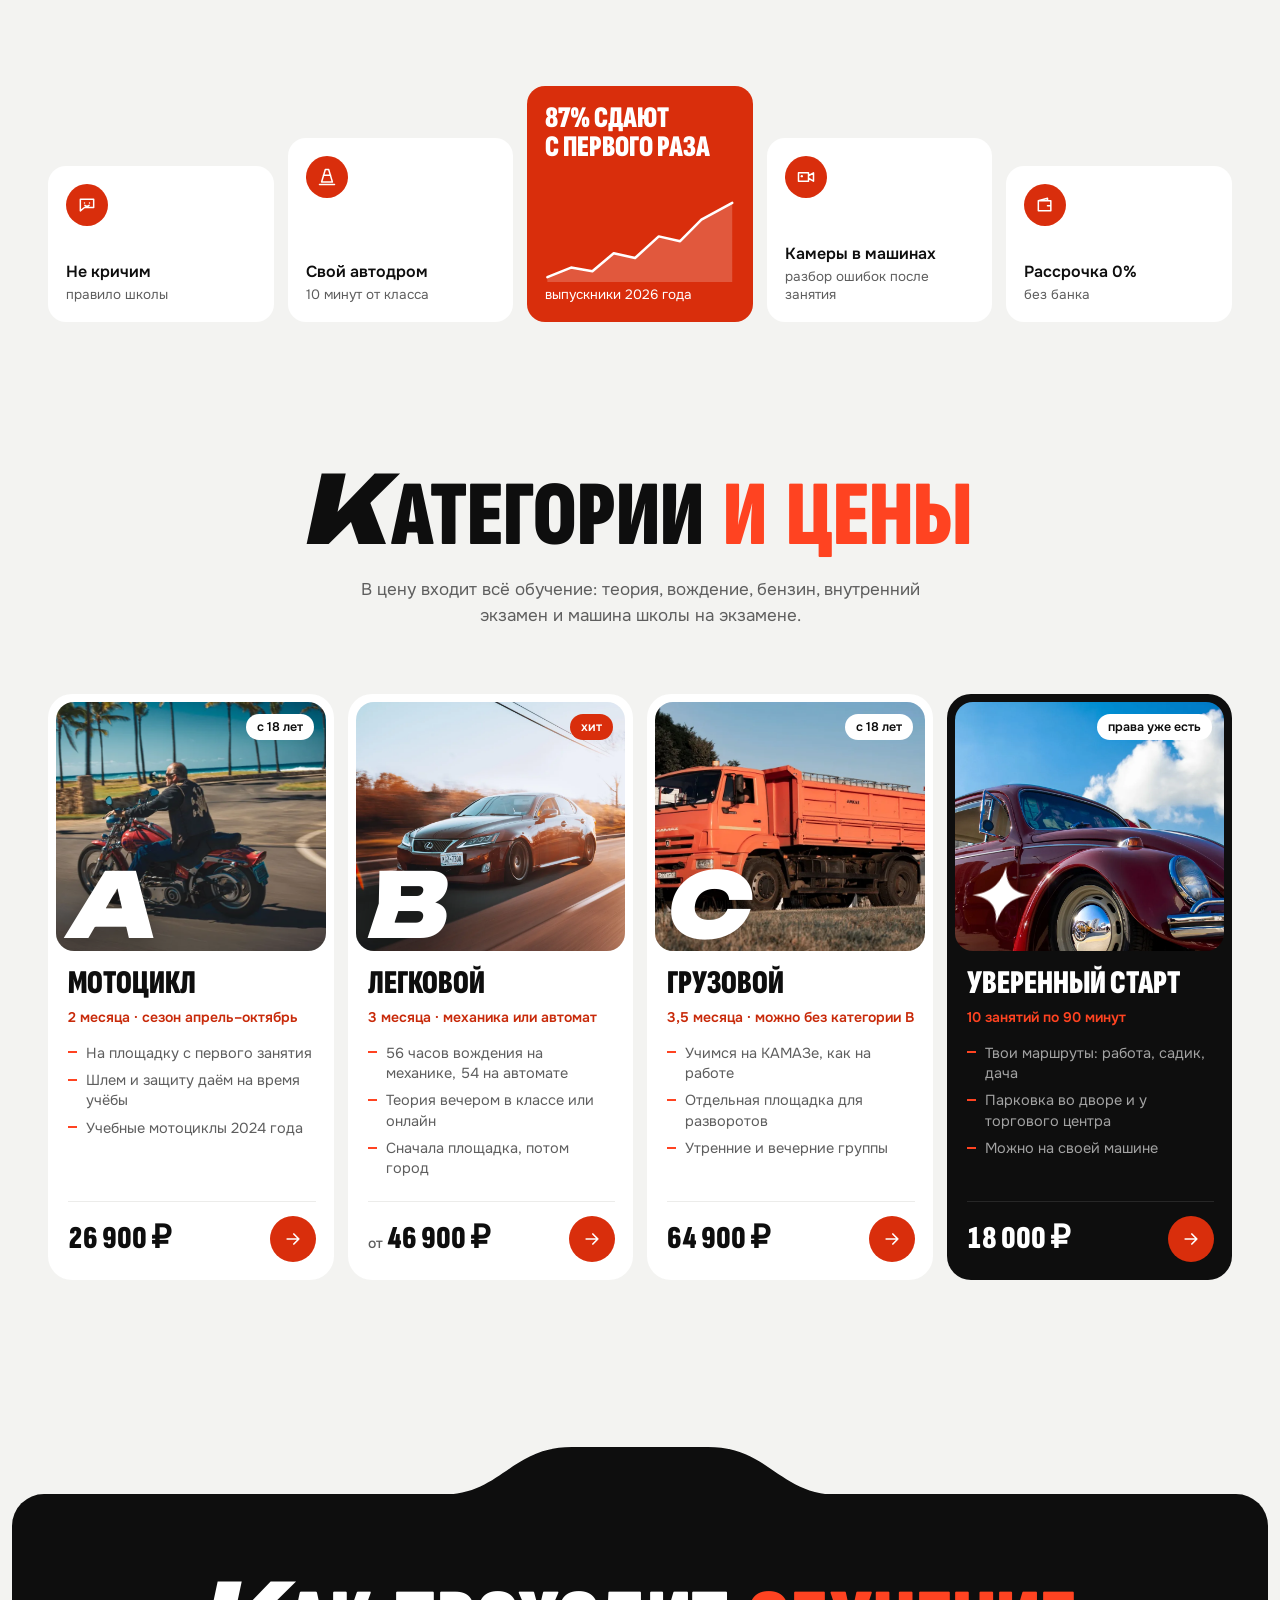
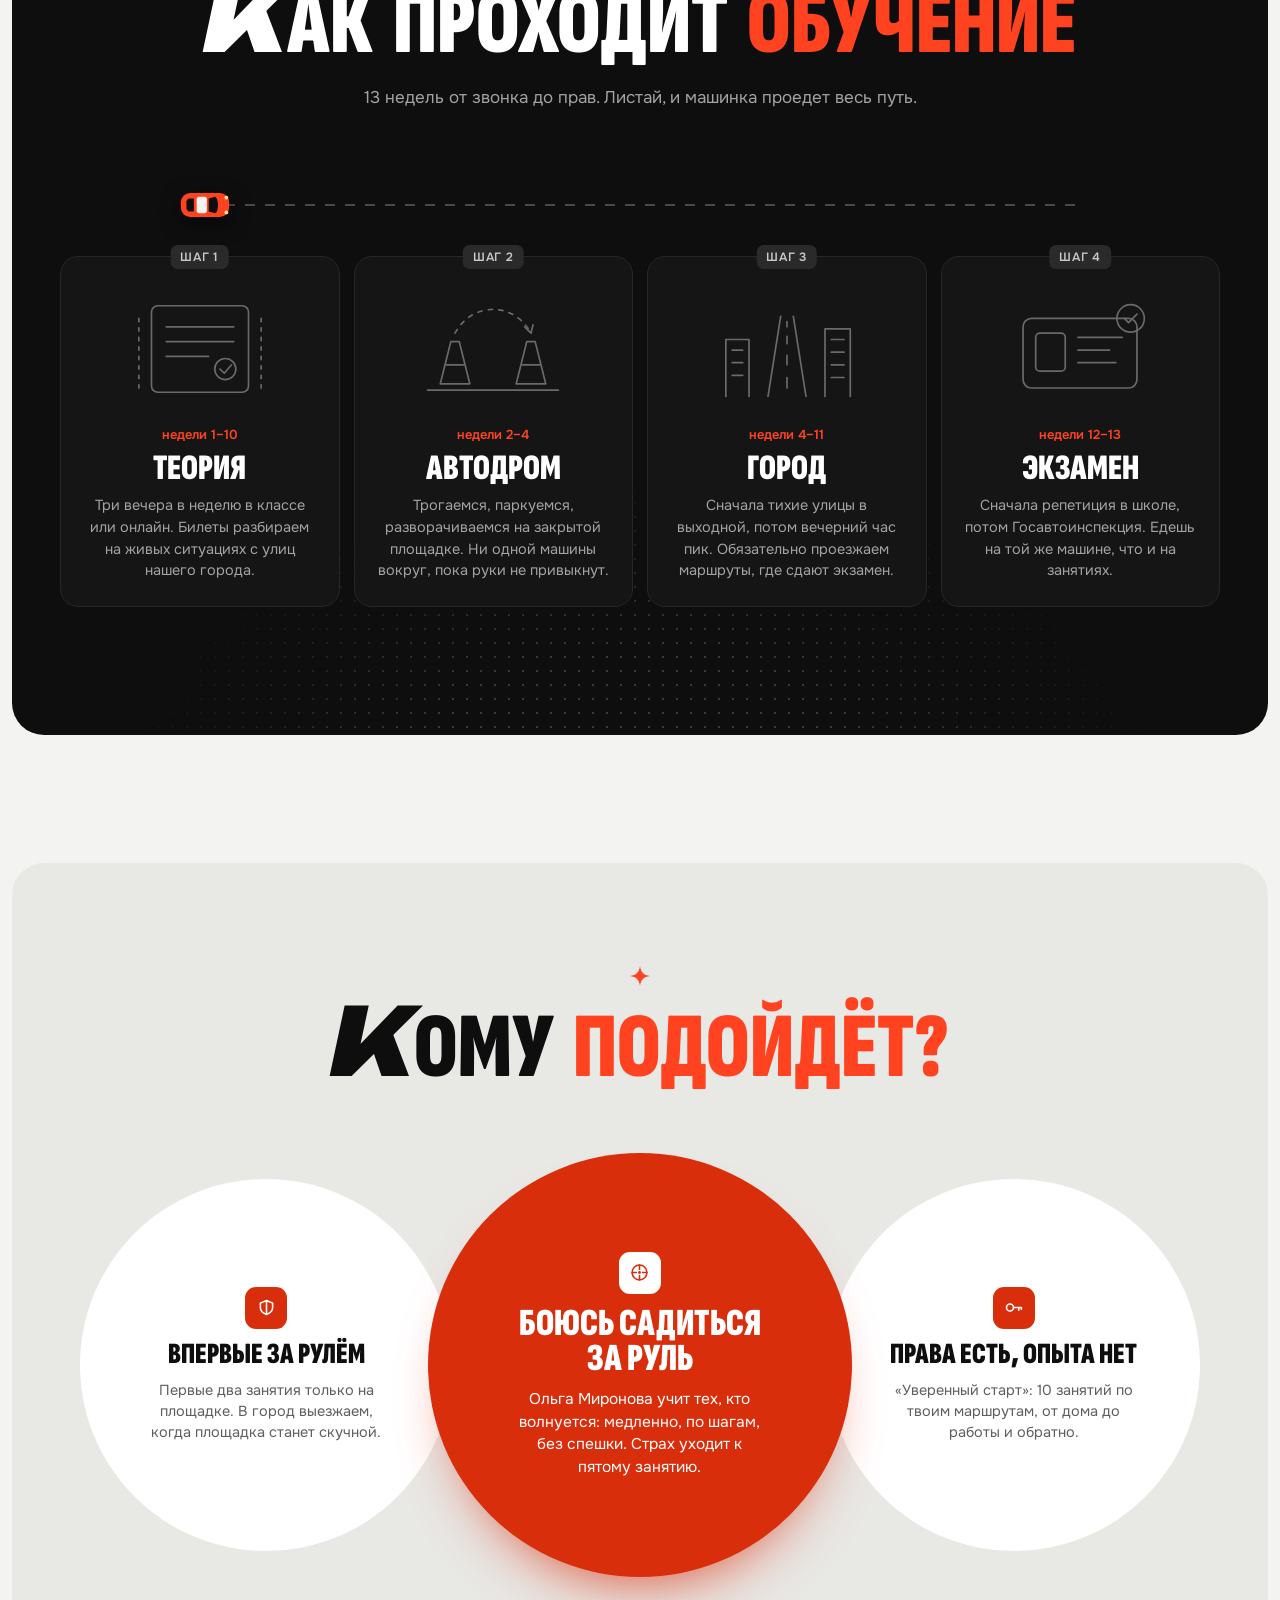
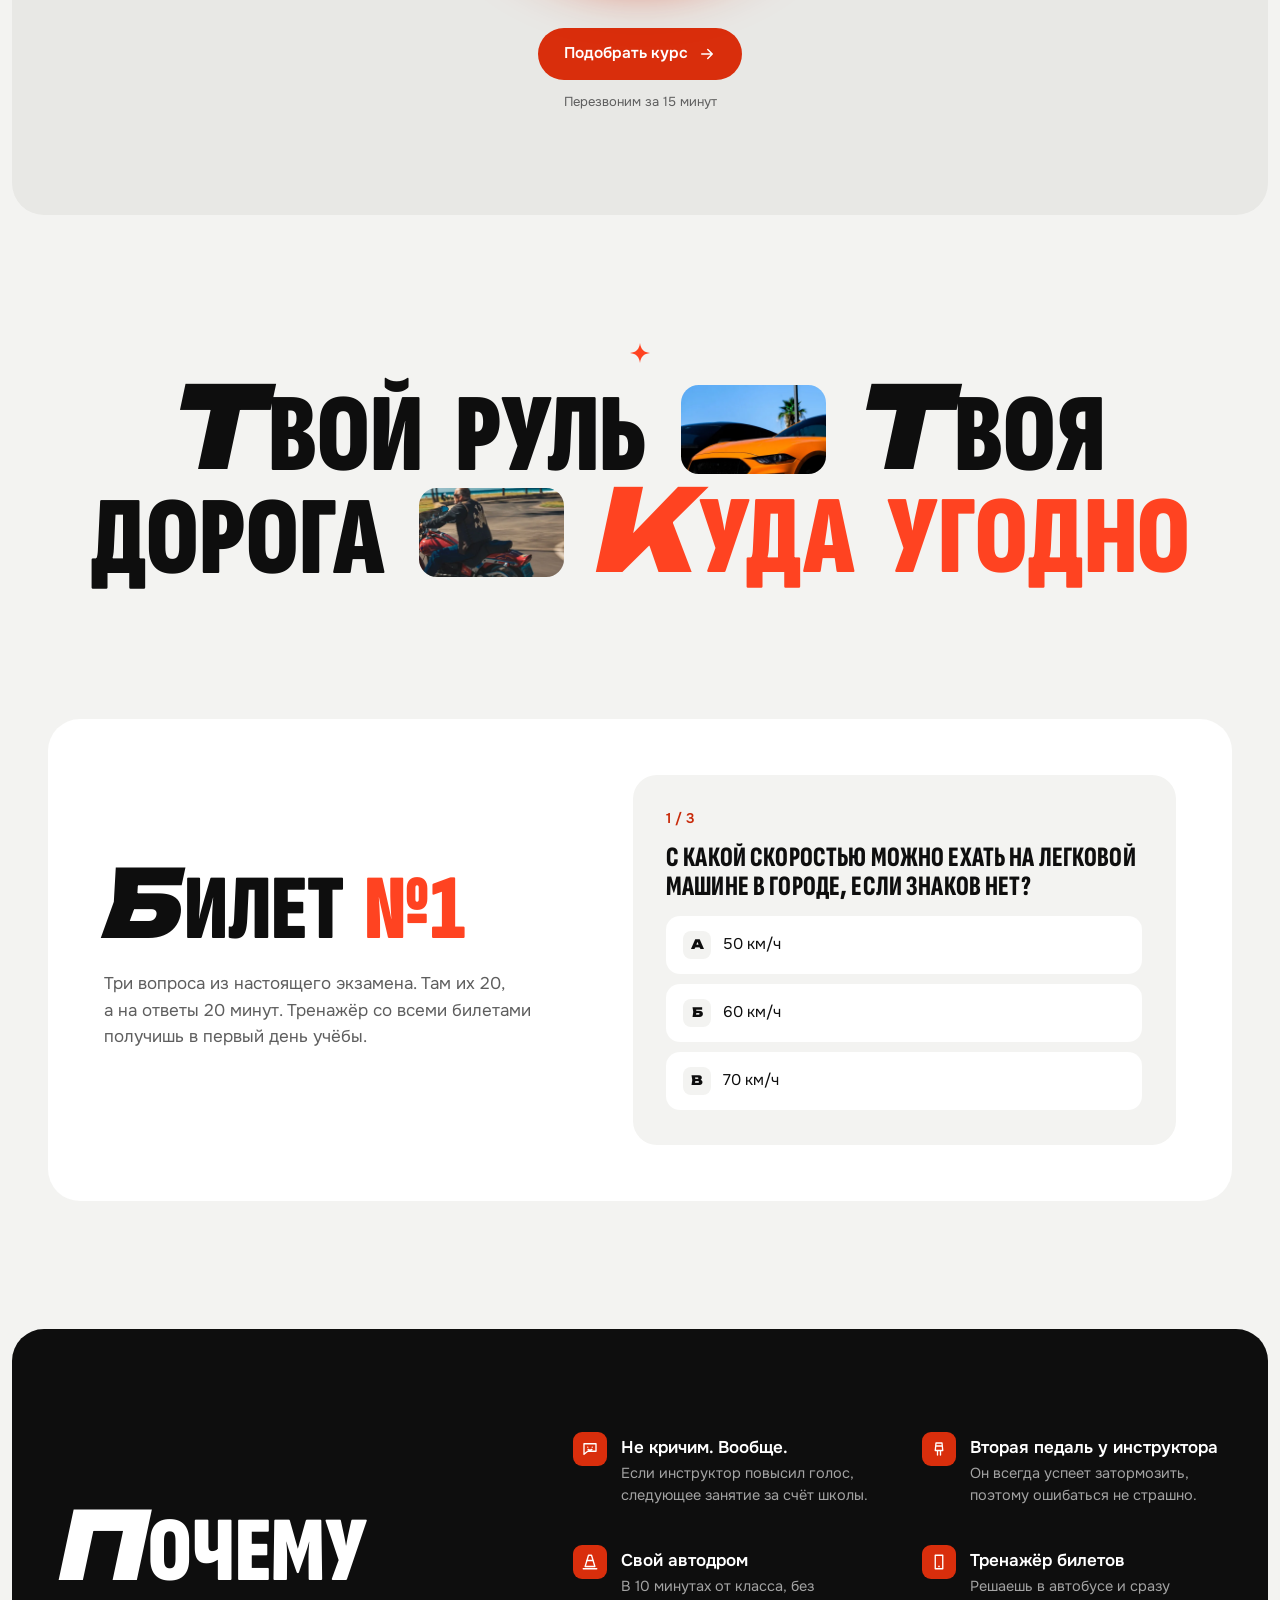
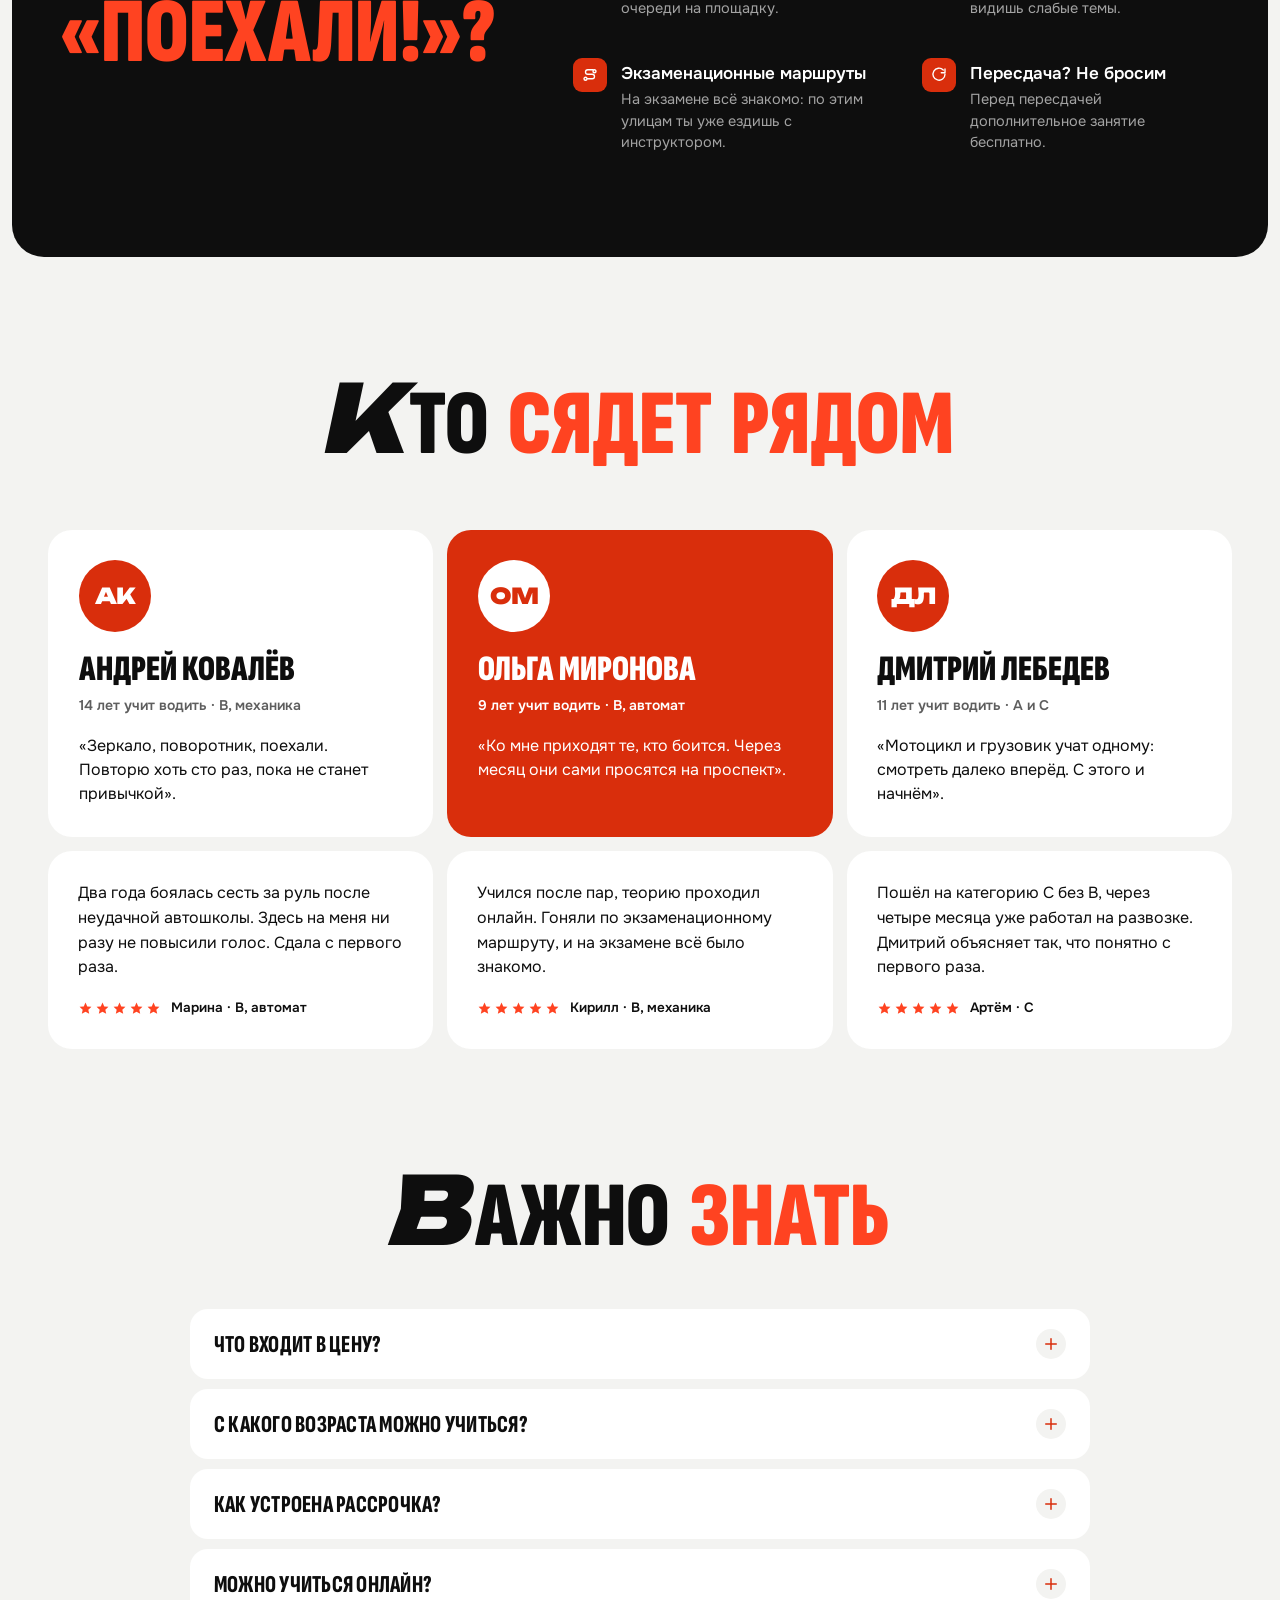
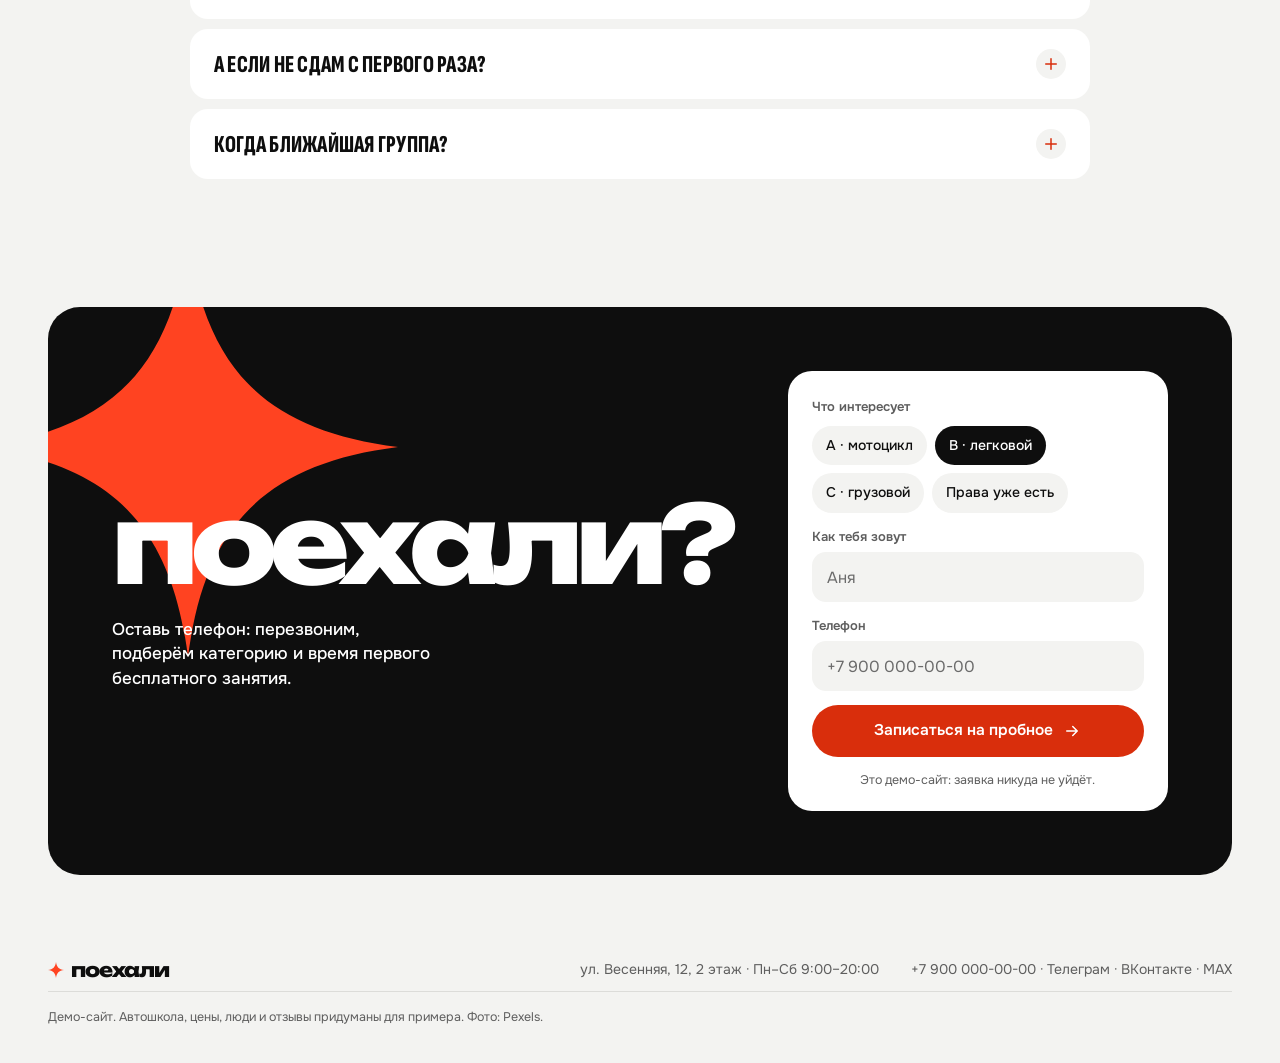
<file: demo/avtoshkola-poehali/index.html>
<!doctype html>
<html lang="ru">
<head>
  <meta charset="utf-8">
  <meta name="viewport" content="width=device-width, initial-scale=1">
  <title>Поехали! — автошкола, где учат водить, а не только сдавать</title>
  <meta name="description" content="Автошкола «Поехали!»: категории A, B и C, курс для тех, у кого права есть, а опыта нет. Права за 3 месяца, первое занятие бесплатно, рассрочка 0%.">
  <meta name="theme-color" content="#F3F3F1">
  <link rel="icon" href="data:image/svg+xml,%3Csvg xmlns='http://www.w3.org/2000/svg' viewBox='0 0 40 40'%3E%3Cpath fill='%23FF4321' d='M20 0c1.6 12.6 7.4 18.4 20 20-12.6 1.6-18.4 7.4-20 20-1.6-12.6-7.4-18.4-20-20C12.6 18.4 18.4 12.6 20 0z'/%3E%3C/svg%3E">
  <link rel="stylesheet" href="fonts/fonts.css">
  <link rel="stylesheet" href="css/style.css?v=2">
</head>
<body>

<svg width="0" height="0" style="position:absolute" aria-hidden="true">
  <defs>
    <symbol id="i-spark" viewBox="0 0 40 40"><path d="M20 0c1.6 12.6 7.4 18.4 20 20-12.6 1.6-18.4 7.4-20 20-1.6-12.6-7.4-18.4-20-20C12.6 18.4 18.4 12.6 20 0z"/></symbol>
    <symbol id="i-arrow" viewBox="0 0 24 24"><path fill="none" stroke="currentColor" stroke-width="2" stroke-linecap="round" stroke-linejoin="round" d="M5 12h14M13 6l6 6-6 6"/></symbol>
    <symbol id="i-phone" viewBox="0 0 24 24"><path fill="none" stroke="currentColor" stroke-width="1.8" stroke-linejoin="round" d="M5 3h3.5l1.8 4.5-2.3 1.6a11 11 0 0 0 6 6l1.6-2.3L20 14.5V18a2 2 0 0 1-2 2A16 16 0 0 1 3 5a2 2 0 0 1 2-2z"/></symbol>
    <symbol id="i-menu" viewBox="0 0 24 24"><path fill="none" stroke="currentColor" stroke-width="2" stroke-linecap="round" d="M7 9h10M7 15h10"/></symbol>
    <symbol id="i-close" viewBox="0 0 24 24"><path fill="none" stroke="currentColor" stroke-width="2" stroke-linecap="round" d="M6 6l12 12M18 6L6 18"/></symbol>
    <symbol id="i-check" viewBox="0 0 24 24"><path fill="none" stroke="currentColor" stroke-width="2.4" stroke-linecap="round" stroke-linejoin="round" d="M5 12.5l4.5 4.5L19 7.5"/></symbol>
    <symbol id="i-x" viewBox="0 0 24 24"><path fill="none" stroke="currentColor" stroke-width="2.4" stroke-linecap="round" d="M6 6l12 12M18 6L6 18"/></symbol>
    <symbol id="i-star" viewBox="0 0 24 24"><path d="M12 2.5l2.8 6.1 6.7.7-5 4.5 1.4 6.6L12 17l-5.9 3.4 1.4-6.6-5-4.5 6.7-.7z"/></symbol>
    <symbol id="i-plus" viewBox="0 0 24 24"><path fill="none" stroke="currentColor" stroke-width="2" stroke-linecap="round" d="M12 5v14M5 12h14"/></symbol>
    <symbol id="i-calm" viewBox="0 0 24 24"><path fill="none" stroke="currentColor" stroke-width="1.8" stroke-linecap="round" stroke-linejoin="round" d="M4 5h16v10H9l-5 4zM9 9.5h.01M15 9.5h.01M9.5 12.5c1.4 1 3.6 1 5 0"/></symbol>
    <symbol id="i-cone" viewBox="0 0 24 24"><path fill="none" stroke="currentColor" stroke-width="1.8" stroke-linecap="round" stroke-linejoin="round" d="M10 3h4l4.5 15h-13zM7.6 10h8.8M3 21h18"/></symbol>
    <symbol id="i-cam" viewBox="0 0 24 24"><path fill="none" stroke="currentColor" stroke-width="1.8" stroke-linejoin="round" d="M3 7h12v10H3zM15 10.5l6-3.5v10l-6-3.5"/><circle cx="7" cy="11" r="1.4" fill="currentColor"/></symbol>
    <symbol id="i-wallet" viewBox="0 0 24 24"><path fill="none" stroke="currentColor" stroke-width="1.8" stroke-linecap="round" stroke-linejoin="round" d="M4 7h15v12H4zM4 7l11-3v3M15 13h4"/></symbol>
    <symbol id="i-phone2" viewBox="0 0 24 24"><path fill="none" stroke="currentColor" stroke-width="1.8" stroke-linejoin="round" d="M7 3h10v18H7zM11 18h2"/></symbol>
    <symbol id="i-pedal" viewBox="0 0 24 24"><path fill="none" stroke="currentColor" stroke-width="1.8" stroke-linecap="round" stroke-linejoin="round" d="M8 4h8l1 10H7zM10 14v6M14 14v6M9 8h6"/></symbol>
    <symbol id="i-route" viewBox="0 0 24 24"><path fill="none" stroke="currentColor" stroke-width="1.8" stroke-linecap="round" stroke-linejoin="round" d="M6 19a2 2 0 1 0 0-4 2 2 0 0 0 0 4zM18 9a2 2 0 1 0 0-4 2 2 0 0 0 0 4zM8 17h7a3 3 0 0 0 0-6H9a3 3 0 0 1 0-6h7"/></symbol>
    <symbol id="i-redo" viewBox="0 0 24 24"><path fill="none" stroke="currentColor" stroke-width="1.8" stroke-linecap="round" stroke-linejoin="round" d="M20 11a8 8 0 1 1-2.3-5.7M20 4v5h-5"/></symbol>
    <symbol id="i-learner" viewBox="0 0 24 24"><path fill="none" stroke="currentColor" stroke-width="1.8" stroke-linecap="round" stroke-linejoin="round" d="M12 4v16M5 7l7-3 7 3M5 7v5c0 4 3 6.5 7 8 4-1.5 7-4 7-8V7"/></symbol>
    <symbol id="i-fear" viewBox="0 0 24 24"><circle cx="12" cy="12" r="8.5" fill="none" stroke="currentColor" stroke-width="1.8"/><path fill="none" stroke="currentColor" stroke-width="1.8" stroke-linecap="round" d="M12 3.5v5M12 15.5v5M3.5 12h5M15.5 12h5"/><circle cx="12" cy="12" r="1.6" fill="currentColor"/></symbol>
    <symbol id="i-key" viewBox="0 0 24 24"><circle cx="8" cy="12" r="4" fill="none" stroke="currentColor" stroke-width="1.8"/><path fill="none" stroke="currentColor" stroke-width="1.8" stroke-linecap="round" d="M12 12h9M18 12v3M21 12v2"/></symbol>
    <symbol id="i-car" viewBox="0 0 56 32">
      <rect x="2" y="3" width="52" height="26" rx="10" fill="#FF4321"/>
      <path d="M39 7c4 2 4 16 0 18l-7-2V9z" fill="#0E0E0E"/>
      <path d="M16 9h-6l-2 3v8l2 3h6z" fill="#0E0E0E"/>
      <rect x="19" y="7" width="11" height="18" rx="3" fill="#F3F3F1"/>
      <circle cx="51" cy="8" r="2" fill="#FFE59A"/><circle cx="51" cy="24" r="2" fill="#FFE59A"/>
    </symbol>
  </defs>
</svg>

<a class="skip" href="#final">Перейти к записи</a>

<div class="bar" data-bar>
  <a class="logo" href="#top"><svg aria-hidden="true"><use href="#i-spark"/></svg>поехали</a>
  <a class="btn btn--sm" href="#final">Записаться</a>
  <button class="round round--dark" type="button" data-menu-open aria-label="Открыть меню" aria-controls="menu" aria-expanded="false"><svg aria-hidden="true"><use href="#i-menu"/></svg></button>
</div>

<div class="menu" id="menu" data-menu hidden>
  <button class="round round--light menu__close" type="button" data-menu-close aria-label="Закрыть меню"><svg aria-hidden="true"><use href="#i-close"/></svg></button>
  <nav class="menu__nav" aria-label="Разделы">
    <a href="#kategorii">Категории и цены</a>
    <a href="#kak">Как проходит обучение</a>
    <a href="#bilet">Билет №1</a>
    <a href="#pochemu">Почему мы</a>
    <a href="#instruktory">Инструкторы</a>
    <a href="#vazhno">Важно знать</a>
  </nav>
  <div class="menu__foot">
    <a href="tel:+79000000000">+7 900 000-00-00</a>
    <span>ул. Весенняя, 12 · Пн–Сб 9:00–20:00</span>
  </div>
</div>

<main id="top">

<!-- ============ ГЛАВНЫЙ ЭКРАН ============ -->
<section class="hero" aria-labelledby="hero-title" data-hero>
  <div class="hero__card">
    <img class="hero__img" src="img/hero.webp" width="2400" height="1564" alt="Оранжевая машина на пустой дороге под бирюзовым небом" fetchpriority="high">
    <p class="hero__tab">автошкола</p>
    <button class="round round--red hero__menu" type="button" data-menu-open aria-label="Открыть меню" aria-controls="menu" aria-expanded="false"><svg aria-hidden="true"><use href="#i-menu"/></svg></button>
    <a class="round round--glass hero__call" href="tel:+79000000000" aria-label="Позвонить: +7 900 000-00-00"><svg aria-hidden="true"><use href="#i-phone"/></svg></a>

    <p class="hero__side hero__side--l">права категорий<br>A · B · C</p>
    <p class="hero__side hero__side--r">учим водить,<br>а&nbsp;не&nbsp;сдавать</p>

    <div class="hero__center">
     <div class="hero__stack">
      <h1 class="hero__title" id="hero-title">
        <svg class="hero__star" aria-hidden="true"><use href="#i-spark"/></svg>
        <span class="wordmark" aria-hidden="true">поехали</span>
        <span class="sr">Поехали! — автошкола, где учат водить, а не только сдавать</span>
      </h1>
      <p class="hero__desc">Права за&nbsp;3&nbsp;месяца без крика и&nbsp;стресса. Первое занятие с&nbsp;инструктором бесплатно.</p>
      <div class="hero__btns">
        <a class="btn btn--white" href="#final">Пробное занятие <svg aria-hidden="true"><use href="#i-arrow"/></svg></a>
        <a class="btn" href="#kategorii">Выбрать категорию</a>
      </div>
     </div>
    </div>

    <span class="hero__notch" aria-hidden="true"><svg><use href="#i-spark"/></svg></span>
  </div>
</section>

<!-- ============ ЧТО ТАКОЕ ============ -->
<section class="about wrap" aria-labelledby="about-title">
  <svg class="spark-mark" aria-hidden="true"><use href="#i-spark"/></svg>
  <h2 class="title title--center" id="about-title"><span class="ini">Ч</span>то такое<br><em>«Поехали!»?</em></h2>
  <p class="about__tag">Забудь про крик инструктора<br>и бесконечные пересдачи</p>
  <p class="about__big">«Поехали!» — автошкола, где учат <b>водить</b>, а&nbsp;не&nbsp;сдавать любой ценой. <b>Спокойные инструкторы</b>, понятный путь до&nbsp;прав и&nbsp;практика в&nbsp;настоящем городе <span class="about__accent"><svg aria-hidden="true" viewBox="0 0 60 12"><path d="M2 6h50M46 1l6 5-6 5" fill="none" stroke="currentColor" stroke-width="2" stroke-linecap="round" stroke-linejoin="round"/></svg>без стресса</span></p>
  <a class="btn" href="#final">Записаться на пробное</a>

  <ul class="feats">
    <li class="feat"><span class="feat__ico"><svg aria-hidden="true"><use href="#i-calm"/></svg></span><b>Не кричим</b><span>правило школы</span></li>
    <li class="feat"><span class="feat__ico"><svg aria-hidden="true"><use href="#i-cone"/></svg></span><b>Свой автодром</b><span>10 минут от класса</span></li>
    <li class="feat feat--red">
      <b>87% сдают с&nbsp;первого раза</b>
      <svg class="feat__chart" viewBox="0 0 160 70" preserveAspectRatio="none" aria-hidden="true"><path d="M2 66 L22 58 L40 61 L58 46 L76 50 L96 32 L114 36 L132 18 L158 4 V70 H2z" fill="rgba(255,255,255,.2)"/><path d="M2 66 L22 58 L40 61 L58 46 L76 50 L96 32 L114 36 L132 18 L158 4" fill="none" stroke="#fff" stroke-width="2.5" stroke-linejoin="round" stroke-linecap="round" vector-effect="non-scaling-stroke"/></svg>
      <span>выпускники 2026 года</span>
    </li>
    <li class="feat"><span class="feat__ico"><svg aria-hidden="true"><use href="#i-cam"/></svg></span><b>Камеры в&nbsp;машинах</b><span>разбор ошибок после занятия</span></li>
    <li class="feat"><span class="feat__ico"><svg aria-hidden="true"><use href="#i-wallet"/></svg></span><b>Рассрочка 0%</b><span>без банка</span></li>
  </ul>
</section>

<!-- ============ КАТЕГОРИИ ============ -->
<section class="cats wrap" id="kategorii" aria-labelledby="cats-title">
  <h2 class="title title--center" id="cats-title"><span class="ini">К</span>атегории <em>и цены</em></h2>
  <p class="lead lead--center">В цену входит всё обучение: теория, вождение, бензин, внутренний экзамен и&nbsp;машина школы на&nbsp;экзамене.</p>

  <div class="cats__grid">
    <article class="cat">
      <div class="cat__media">
        <img src="img/cat-a.webp" width="1000" height="667" loading="lazy" alt="Мотоциклист на красном мотоцикле на дороге у пальм">
        <span class="cat__letter" aria-hidden="true">A</span>
        <span class="cat__tag">с 18 лет</span>
      </div>
      <div class="cat__body">
        <h3 class="cat__name">Мотоцикл</h3>
        <p class="cat__meta">2 месяца · сезон апрель–октябрь</p>
        <ul class="cat__list">
          <li>На площадку с первого занятия</li>
          <li>Шлем и защиту даём на время учёбы</li>
          <li>Учебные мотоциклы 2024 года</li>
        </ul>
        <div class="cat__foot"><p class="cat__price">26 900 ₽</p><a class="round round--red" href="#final" data-pick="A" aria-label="Записаться на категорию A"><svg aria-hidden="true"><use href="#i-arrow"/></svg></a></div>
      </div>
    </article>

    <article class="cat">
      <div class="cat__media">
        <img src="img/cat-b.webp" width="1000" height="1250" loading="lazy" alt="Тёмная легковая машина едет по дороге, фон смазан от скорости">
        <span class="cat__letter" aria-hidden="true">B</span>
        <span class="cat__tag cat__tag--hot">хит</span>
      </div>
      <div class="cat__body">
        <h3 class="cat__name">Легковой</h3>
        <p class="cat__meta">3 месяца · механика или автомат</p>
        <ul class="cat__list">
          <li>56 часов вождения на механике, 54 на автомате</li>
          <li>Теория вечером в классе или онлайн</li>
          <li>Сначала площадка, потом город</li>
        </ul>
        <div class="cat__foot"><p class="cat__price"><small>от</small> 46 900 ₽</p><a class="round round--red" href="#final" data-pick="B" aria-label="Записаться на категорию B"><svg aria-hidden="true"><use href="#i-arrow"/></svg></a></div>
      </div>
    </article>

    <article class="cat">
      <div class="cat__media">
        <img src="img/cat-c.webp" width="1000" height="666" loading="lazy" alt="Оранжевый грузовик КАМАЗ с кузовом на фоне неба">
        <span class="cat__letter" aria-hidden="true">C</span>
        <span class="cat__tag">с 18 лет</span>
      </div>
      <div class="cat__body">
        <h3 class="cat__name">Грузовой</h3>
        <p class="cat__meta">3,5 месяца · можно без категории B</p>
        <ul class="cat__list">
          <li>Учимся на КАМАЗе, как на работе</li>
          <li>Отдельная площадка для разворотов</li>
          <li>Утренние и вечерние группы</li>
        </ul>
        <div class="cat__foot"><p class="cat__price">64 900 ₽</p><a class="round round--red" href="#final" data-pick="C" aria-label="Записаться на категорию C"><svg aria-hidden="true"><use href="#i-arrow"/></svg></a></div>
      </div>
    </article>

    <article class="cat cat--dark">
      <div class="cat__media">
        <img src="img/cat-start.webp" width="1000" height="1332" loading="lazy" alt="Красная машина «жук», снятая снизу на фоне неба с облаками">
        <span class="cat__letter cat__letter--ico" aria-hidden="true"><svg><use href="#i-spark"/></svg></span>
        <span class="cat__tag">права уже есть</span>
      </div>
      <div class="cat__body">
        <h3 class="cat__name">Уверенный старт</h3>
        <p class="cat__meta">10 занятий по 90 минут</p>
        <ul class="cat__list">
          <li>Твои маршруты: работа, садик, дача</li>
          <li>Парковка во дворе и у торгового центра</li>
          <li>Можно на своей машине</li>
        </ul>
        <div class="cat__foot"><p class="cat__price">18 000 ₽</p><a class="round round--red" href="#final" data-pick="Уверенный старт" aria-label="Записаться на курс «Уверенный старт»"><svg aria-hidden="true"><use href="#i-arrow"/></svg></a></div>
      </div>
    </article>
  </div>
</section>

<!-- ============ КАК ПРОХОДИТ ============ -->
<section class="how" id="kak" aria-labelledby="how-title">
  <svg class="how__tab" viewBox="0 0 400 48" aria-hidden="true"><path d="M0 48C62 48 70 0 132 0h136c62 0 70 48 132 48z"/></svg>
  <div class="how__in wrap">
    <h2 class="title title--center title--light" id="how-title"><span class="ini">К</span>ак проходит <em>обучение</em></h2>
    <p class="lead lead--center lead--light">13 недель от звонка до прав. Листай, и машинка проедет весь путь.</p>

    <div class="steps" data-steps>
      <div class="steps__road" aria-hidden="true"><span class="steps__done"></span><svg class="steps__car"><use href="#i-car"/></svg></div>
      <ol class="steps__list">
        <li class="step">
          <span class="step__tag">шаг 1</span>
          <svg class="step__art" viewBox="0 0 160 110" aria-hidden="true">
            <rect x="34" y="14" width="92" height="82" rx="6"/>
            <path d="M48 34h64M48 48h64M48 62h40"/>
            <circle cx="104" cy="74" r="10"/><path d="M99 74l4 4 7-8"/>
            <path d="M22 26v68M138 26v68" stroke-dasharray="3 6"/>
          </svg>
          <p class="step__when">недели 1–10</p>
          <h3 class="step__name">Теория</h3>
          <p class="step__text">Три вечера в неделю в классе или онлайн. Билеты разбираем на живых ситуациях с улиц нашего города.</p>
        </li>
        <li class="step">
          <span class="step__tag">шаг 2</span>
          <svg class="step__art" viewBox="0 0 160 110" aria-hidden="true">
            <path d="M30 88l10-40h8l10 40zM36 70h16"/>
            <path d="M102 88l10-40h8l10 40zM108 70h16"/>
            <path d="M18 94h124"/>
            <path d="M44 40C60 10 100 10 116 40" stroke-dasharray="4 6"/>
            <path d="M110 34l6 6 2-8"/>
          </svg>
          <p class="step__when">недели 2–4</p>
          <h3 class="step__name">Автодром</h3>
          <p class="step__text">Трогаемся, паркуемся, разворачиваемся на закрытой площадке. Ни одной машины вокруг, пока руки не привыкнут.</p>
        </li>
        <li class="step">
          <span class="step__tag">шаг 3</span>
          <svg class="step__art" viewBox="0 0 160 110" aria-hidden="true">
            <path d="M62 100L74 24M98 100L86 24"/>
            <path d="M80 92v-10M80 70v-9M80 50v-7M80 34v-5"/>
            <path d="M22 100V46h22v54M28 56h10M28 68h10M28 80h10"/>
            <path d="M116 100V36h24v64M122 46h12M122 58h12M122 70h12M122 82h12"/>
          </svg>
          <p class="step__when">недели 4–11</p>
          <h3 class="step__name">Город</h3>
          <p class="step__text">Сначала тихие улицы в выходной, потом вечерний час пик. Обязательно проезжаем маршруты, где сдают экзамен.</p>
        </li>
        <li class="step">
          <span class="step__tag">шаг 4</span>
          <svg class="step__art" viewBox="0 0 160 110" aria-hidden="true">
            <rect x="26" y="26" width="108" height="66" rx="8"/>
            <rect x="38" y="40" width="28" height="36" rx="4"/>
            <path d="M78 44h42M78 56h30M78 68h36"/>
            <circle cx="128" cy="26" r="13"/><path d="M122 26l4 4 8-8"/>
          </svg>
          <p class="step__when">недели 12–13</p>
          <h3 class="step__name">Экзамен</h3>
          <p class="step__text">Сначала репетиция в школе, потом Госавтоинспекция. Едешь на той же машине, что и на занятиях.</p>
        </li>
      </ol>
    </div>
  </div>
</section>

<!-- ============ КОМУ ПОДОЙДЁТ ============ -->
<section class="who" aria-labelledby="who-title">
  <div class="who__in wrap">
    <svg class="spark-mark" aria-hidden="true"><use href="#i-spark"/></svg>
    <h2 class="title title--center" id="who-title"><span class="ini">К</span>ому <em>подойдёт?</em></h2>
    <ul class="circles">
      <li class="circle">
        <span class="sq"><svg aria-hidden="true"><use href="#i-learner"/></svg></span>
        <h3>Впервые за&nbsp;рулём</h3>
        <p>Первые два занятия только на площадке. В город выезжаем, когда площадка станет скучной.</p>
      </li>
      <li class="circle circle--red">
        <span class="sq sq--white"><svg aria-hidden="true"><use href="#i-fear"/></svg></span>
        <h3>Боюсь садиться за&nbsp;руль</h3>
        <p>Ольга Миронова учит тех, кто волнуется: медленно, по шагам, без спешки. Страх уходит к пятому занятию.</p>
      </li>
      <li class="circle">
        <span class="sq"><svg aria-hidden="true"><use href="#i-key"/></svg></span>
        <h3>Права есть, опыта нет</h3>
        <p>«Уверенный старт»: 10 занятий по твоим маршрутам, от дома до работы и обратно.</p>
      </li>
    </ul>
    <a class="btn" href="#final">Подобрать курс <svg aria-hidden="true"><use href="#i-arrow"/></svg></a>
    <p class="who__note">Перезвоним за 15 минут</p>
  </div>
</section>

<!-- ============ ФРАЗА С ФОТО ============ -->
<section class="phrase wrap" aria-label="Твой руль, твоя дорога, куда угодно">
  <svg class="spark-mark" aria-hidden="true"><use href="#i-spark"/></svg>
  <p class="phrase__text">
    <span class="phrase__line"><span class="ini">Т</span>вой руль <img class="pill" src="img/pill-car.webp" width="600" height="400" loading="lazy" alt=""> <span class="ini">Т</span>воя</span>
    <span class="phrase__line">дорога <img class="pill" src="img/pill-moto.webp" width="600" height="398" loading="lazy" alt=""> <em><span class="ini">К</span>уда угодно</em></span>
  </p>
</section>

<!-- ============ БИЛЕТ ============ -->
<section class="quiz wrap" id="bilet" aria-labelledby="quiz-title">
  <div class="quiz__panel">
    <div class="quiz__head">
      <h2 class="title" id="quiz-title"><span class="ini">Б</span>илет <em>№1</em></h2>
      <p class="lead">Три вопроса из настоящего экзамена. Там их 20, а&nbsp;на&nbsp;ответы 20 минут. Тренажёр со&nbsp;всеми билетами получишь в&nbsp;первый день учёбы.</p>
    </div>
    <div class="quiz__card" data-quiz aria-live="polite">
      <p class="quiz__count"><span data-q-num>1</span> / 3</p>
      <p class="quiz__q" data-q-text></p>
      <div class="quiz__answers" data-q-answers></div>
      <p class="quiz__explain" data-q-explain hidden></p>
      <button class="btn quiz__next" type="button" data-q-next hidden>Следующий вопрос <svg aria-hidden="true"><use href="#i-arrow"/></svg></button>
      <div class="quiz__result" data-q-result hidden>
        <p class="quiz__score"><span data-q-score>0</span> из 3</p>
        <p data-q-verdict></p>
        <div class="quiz__actions">
          <a class="btn" href="#final">Записаться на пробное</a>
          <button class="btn btn--ghost" type="button" data-q-again>Пройти ещё раз</button>
        </div>
      </div>
    </div>
  </div>
</section>

<!-- ============ ПОЧЕМУ ============ -->
<section class="why" id="pochemu" aria-labelledby="why-title">
  <div class="why__in wrap">
    <h2 class="title title--light" id="why-title"><span class="ini">П</span>очему<br><em>«Поехали!»?</em></h2>
    <ul class="why__list">
      <li><span class="sq sq--sm"><svg aria-hidden="true"><use href="#i-calm"/></svg></span><b>Не кричим. Вообще.</b><p>Если инструктор повысил голос, следующее занятие за счёт школы.</p></li>
      <li><span class="sq sq--sm"><svg aria-hidden="true"><use href="#i-pedal"/></svg></span><b>Вторая педаль у инструктора</b><p>Он всегда успеет затормозить, поэтому ошибаться не страшно.</p></li>
      <li><span class="sq sq--sm"><svg aria-hidden="true"><use href="#i-cone"/></svg></span><b>Свой автодром</b><p>В 10 минутах от класса, без очереди на площадку.</p></li>
      <li><span class="sq sq--sm"><svg aria-hidden="true"><use href="#i-phone2"/></svg></span><b>Тренажёр билетов</b><p>Решаешь в автобусе и сразу видишь слабые темы.</p></li>
      <li><span class="sq sq--sm"><svg aria-hidden="true"><use href="#i-route"/></svg></span><b>Экзаменационные маршруты</b><p>На экзамене всё знакомо: по этим улицам ты уже ездишь с инструктором.</p></li>
      <li><span class="sq sq--sm"><svg aria-hidden="true"><use href="#i-redo"/></svg></span><b>Пересдача? Не бросим</b><p>Перед пересдачей дополнительное занятие бесплатно.</p></li>
    </ul>
  </div>
</section>

<!-- ============ ИНСТРУКТОРЫ ============ -->
<section class="team wrap" id="instruktory" aria-labelledby="team-title">
  <h2 class="title title--center" id="team-title"><span class="ini">К</span>то <em>сядет рядом</em></h2>
  <div class="team__grid">
    <article class="coach">
      <p class="coach__mono" aria-hidden="true">АК</p>
      <h3 class="coach__name">Андрей Ковалёв</h3>
      <p class="coach__meta">14 лет учит водить · B, механика</p>
      <p class="coach__quote">«Зеркало, поворотник, поехали. Повторю хоть сто раз, пока не станет привычкой».</p>
    </article>
    <article class="coach coach--red">
      <p class="coach__mono" aria-hidden="true">ОМ</p>
      <h3 class="coach__name">Ольга Миронова</h3>
      <p class="coach__meta">9 лет учит водить · B, автомат</p>
      <p class="coach__quote">«Ко мне приходят те, кто боится. Через месяц они сами просятся на проспект».</p>
    </article>
    <article class="coach">
      <p class="coach__mono" aria-hidden="true">ДЛ</p>
      <h3 class="coach__name">Дмитрий Лебедев</h3>
      <p class="coach__meta">11 лет учит водить · A и C</p>
      <p class="coach__quote">«Мотоцикл и грузовик учат одному: смотреть далеко вперёд. С этого и начнём».</p>
    </article>
  </div>

  <div class="reviews" aria-label="Отзывы выпускников">
    <figure class="review">
      <blockquote>Два года боялась сесть за руль после неудачной автошколы. Здесь на меня ни разу не повысили голос. Сдала с первого раза.</blockquote>
      <figcaption><span class="stars" aria-label="5 из 5"><svg><use href="#i-star"/></svg><svg><use href="#i-star"/></svg><svg><use href="#i-star"/></svg><svg><use href="#i-star"/></svg><svg><use href="#i-star"/></svg></span>Марина · B, автомат</figcaption>
    </figure>
    <figure class="review">
      <blockquote>Учился после пар, теорию проходил онлайн. Гоняли по экзаменационному маршруту, и на экзамене всё было знакомо.</blockquote>
      <figcaption><span class="stars" aria-label="5 из 5"><svg><use href="#i-star"/></svg><svg><use href="#i-star"/></svg><svg><use href="#i-star"/></svg><svg><use href="#i-star"/></svg><svg><use href="#i-star"/></svg></span>Кирилл · B, механика</figcaption>
    </figure>
    <figure class="review">
      <blockquote>Пошёл на категорию C без B, через четыре месяца уже работал на развозке. Дмитрий объясняет так, что понятно с первого раза.</blockquote>
      <figcaption><span class="stars" aria-label="5 из 5"><svg><use href="#i-star"/></svg><svg><use href="#i-star"/></svg><svg><use href="#i-star"/></svg><svg><use href="#i-star"/></svg><svg><use href="#i-star"/></svg></span>Артём · C</figcaption>
    </figure>
  </div>
</section>

<!-- ============ ВАЖНО ЗНАТЬ ============ -->
<section class="faq wrap" id="vazhno" aria-labelledby="faq-title">
  <h2 class="title title--center" id="faq-title"><span class="ini">В</span>ажно <em>знать</em></h2>
  <div class="faq__list">
    <details><summary>Что входит в цену?<svg aria-hidden="true"><use href="#i-plus"/></svg></summary><p>Всё обучение: теория, вождение, бензин, внутренний экзамен и машина школы на экзамене. Отдельно платишь только медсправку и госпошлину за права.</p></details>
    <details><summary>С какого возраста можно учиться?<svg aria-hidden="true"><use href="#i-plus"/></svg></summary><p>На категорию B учиться можно с 16 лет, сдавать экзамен с 17, а права выдадут в 18. На A и C принимаем с 18 лет.</p></details>
    <details><summary>Как устроена рассрочка?<svg aria-hidden="true"><use href="#i-plus"/></svg></summary><p>Делим сумму на 6 равных платежей без процентов. Платишь прямо в школе, банк не участвует.</p></details>
    <details><summary>Можно учиться онлайн?<svg aria-hidden="true"><use href="#i-plus"/></svg></summary><p>Теорию можно, из дома в удобное время. Вождение вживую: инструктор заберёт тебя у дома или ближайшей остановки.</p></details>
    <details><summary>А если не сдам с первого раза?<svg aria-hidden="true"><use href="#i-plus"/></svg></summary><p>Перед пересдачей даём одно дополнительное занятие бесплатно и снова едем на экзамен вместе.</p></details>
    <details><summary>Когда ближайшая группа?<svg aria-hidden="true"><use href="#i-plus"/></svg></summary><p>Новые группы стартуют каждые две недели. Вождение можно начать, не дожидаясь конца теории.</p></details>
  </div>
</section>

<!-- ============ ФИНАЛ ============ -->
<section class="final wrap" id="final" aria-labelledby="final-title">
  <div class="final__card">
    <svg class="final__star" aria-hidden="true"><use href="#i-spark"/></svg>
    <div class="final__text">
      <h2 class="final__title" id="final-title"><span class="wordmark">поехали?</span></h2>
      <p class="final__lead">Оставь телефон: перезвоним, подберём категорию и время первого бесплатного занятия.</p>
    </div>
    <form class="form" data-form novalidate aria-label="Запись на пробное занятие">
      <fieldset class="chips">
        <legend class="form__label">Что интересует</legend>
        <label class="chip"><input type="radio" name="kurs" value="A"><span>A · мотоцикл</span></label>
        <label class="chip"><input type="radio" name="kurs" value="B" checked><span>B · легковой</span></label>
        <label class="chip"><input type="radio" name="kurs" value="C"><span>C · грузовой</span></label>
        <label class="chip"><input type="radio" name="kurs" value="Уверенный старт"><span>Права уже есть</span></label>
      </fieldset>
      <div class="field">
        <label for="name">Как тебя зовут</label>
        <input id="name" name="name" type="text" autocomplete="given-name" placeholder="Аня">
      </div>
      <div class="field">
        <label for="tel">Телефон</label>
        <input id="tel" name="tel" type="tel" inputmode="tel" autocomplete="tel" placeholder="+7 900 000-00-00" required aria-describedby="tel-err">
        <p class="field__err" id="tel-err" aria-live="polite"></p>
      </div>
      <button class="btn btn--full" type="submit">Записаться на пробное <svg aria-hidden="true"><use href="#i-arrow"/></svg></button>
      <p class="form__fine">Это демо-сайт: заявка никуда не уйдёт.</p>
      <div class="form__done" hidden>
        <p class="form__done-title">Готово!</p>
        <p>В настоящей автошколе администратор уже набирал бы твой номер. А это демо, так что звонка не будет.</p>
      </div>
    </form>
  </div>
</section>

</main>

<footer class="foot wrap">
  <a class="logo" href="#top"><svg aria-hidden="true"><use href="#i-spark"/></svg>поехали</a>
  <p>ул. Весенняя, 12, 2 этаж · Пн–Сб 9:00–20:00</p>
  <p><a href="tel:+79000000000">+7 900 000-00-00</a> · <a href="#" aria-label="Телеграм (демо-ссылка)">Телеграм</a> · <a href="#" aria-label="ВКонтакте (демо-ссылка)">ВКонтакте</a> · <a href="#" aria-label="MAX (демо-ссылка)">MAX</a></p>
  <p class="foot__demo">Демо-сайт. Автошкола, цены, люди и отзывы придуманы для примера. Фото: Pexels.</p>
</footer>

<script src="js/main.js?v=2"></script>
</body>
</html>
</file>
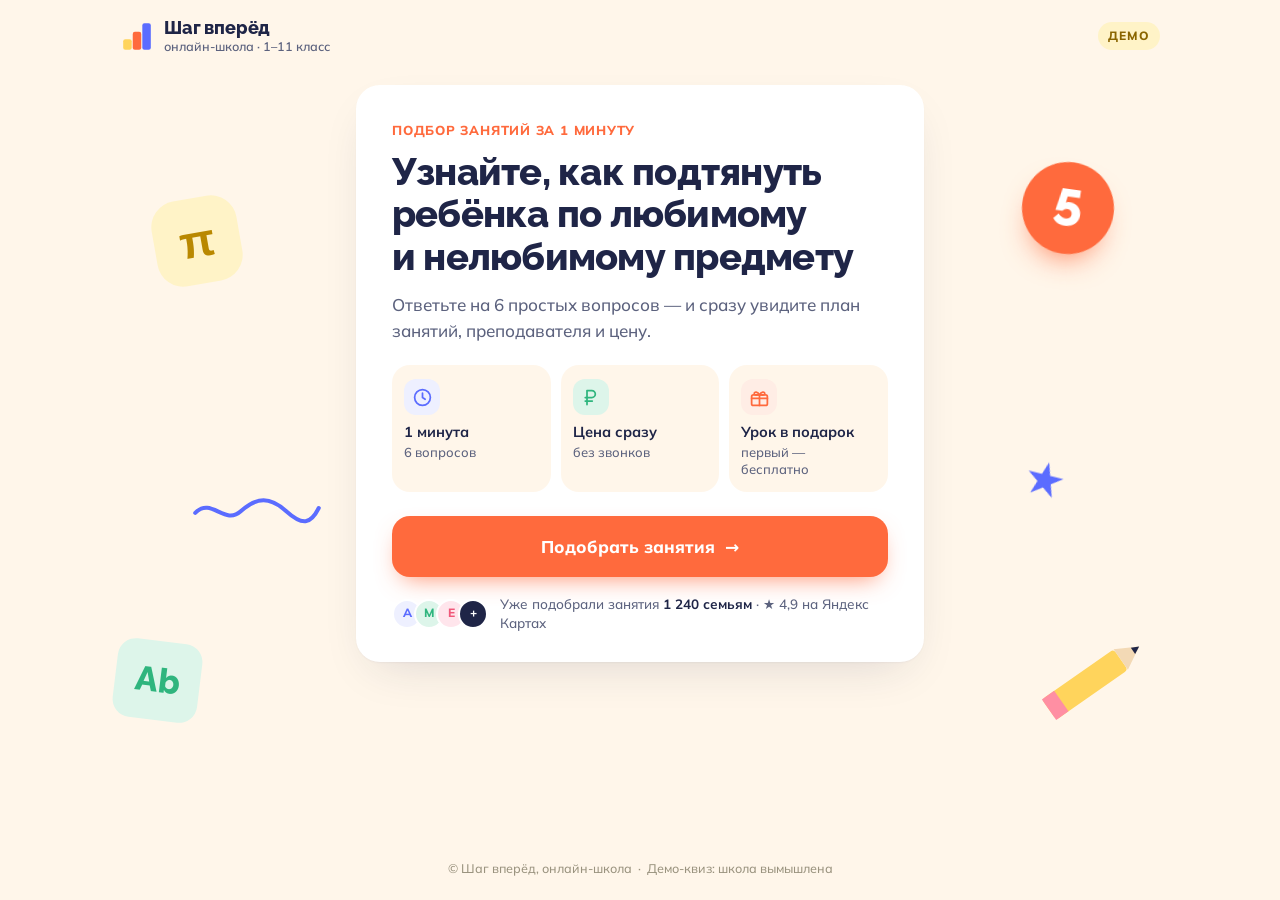
<file: demo/kviz/index.html>
<!doctype html>
<html lang="ru">
<head>
  <meta charset="utf-8">
  <meta name="viewport" content="width=device-width, initial-scale=1, viewport-fit=cover">
  <title>Подбор занятий — онлайн-школа «Шаг вперёд»</title>
  <meta name="description" content="Ответьте на 6 вопросов — и увидите план занятий, преподавателя и цену. Первый урок бесплатно.">
  <meta name="theme-color" content="#FFF6EA">
  <link rel="stylesheet" href="fonts/fonts.css">
  <link rel="stylesheet" href="css/style.css?v=1">
</head>
<body>
  <!-- Рисунки-«наклейки» по краям: только на широком экране -->
  <div class="doodles" aria-hidden="true">
    <span class="dd dd-pi">π</span>
    <span class="dd dd-five">5</span>
    <span class="dd dd-ab">Ab</span>
    <svg class="dd dd-pencil" viewBox="0 0 120 120"><g transform="rotate(-35 60 60)"><rect x="20" y="50" width="70" height="20" rx="3" fill="#FFD45C"/><rect x="20" y="50" width="12" height="20" fill="#FF8FA3"/><path d="M90 50 L108 60 L90 70 Z" fill="#F3D9B5"/><path d="M102 57 L108 60 L102 63 Z" fill="#1F2547"/></g></svg>
    <svg class="dd dd-wave" viewBox="0 0 160 40"><path d="M4 22 C 24 2, 40 38, 60 20 S 96 2, 116 20 S 146 36, 156 16" fill="none" stroke="#5B6CFF" stroke-width="5" stroke-linecap="round"/></svg>
    <span class="dd dd-star">★</span>
  </div>

  <header class="top">
    <a class="logo" href="#" aria-label="Шаг вперёд — онлайн-школа">
      <svg class="logo-mark" viewBox="0 0 32 32" aria-hidden="true"><rect x="3" y="19" width="8" height="10" rx="2" fill="#FFD45C"/><rect x="12" y="12" width="8" height="17" rx="2" fill="#FF6A3D"/><rect x="21" y="4" width="8" height="25" rx="2" fill="#5B6CFF"/></svg>
      <span><b>Шаг вперёд</b><small>онлайн-школа · 1–11 класс</small></span>
    </a>
    <span class="demo-tag" title="Пример работы: школа вымышлена, заявки никуда не отправляются">демо</span>
  </header>

  <main class="app" id="app" aria-live="polite">
    <!-- Экраны рисует js/quiz.js -->
    <noscript><p class="noscript">Чтобы пройти подбор, включите JavaScript в браузере.</p></noscript>
  </main>

  <footer class="foot">
    <span>© Шаг вперёд, онлайн-школа</span>
    <span class="foot-sep">·</span>
    <span>Демо-квиз: школа вымышлена</span>
  </footer>

  <!-- Подключение к Telegram: работает, только когда квиз открыт внутри Telegram как мини-приложение -->
  <script async id="tgjs" src="https://telegram.org/js/telegram-web-app.js"></script>
  <script src="js/quiz.js?v=2"></script>
</body>
</html>
</file>
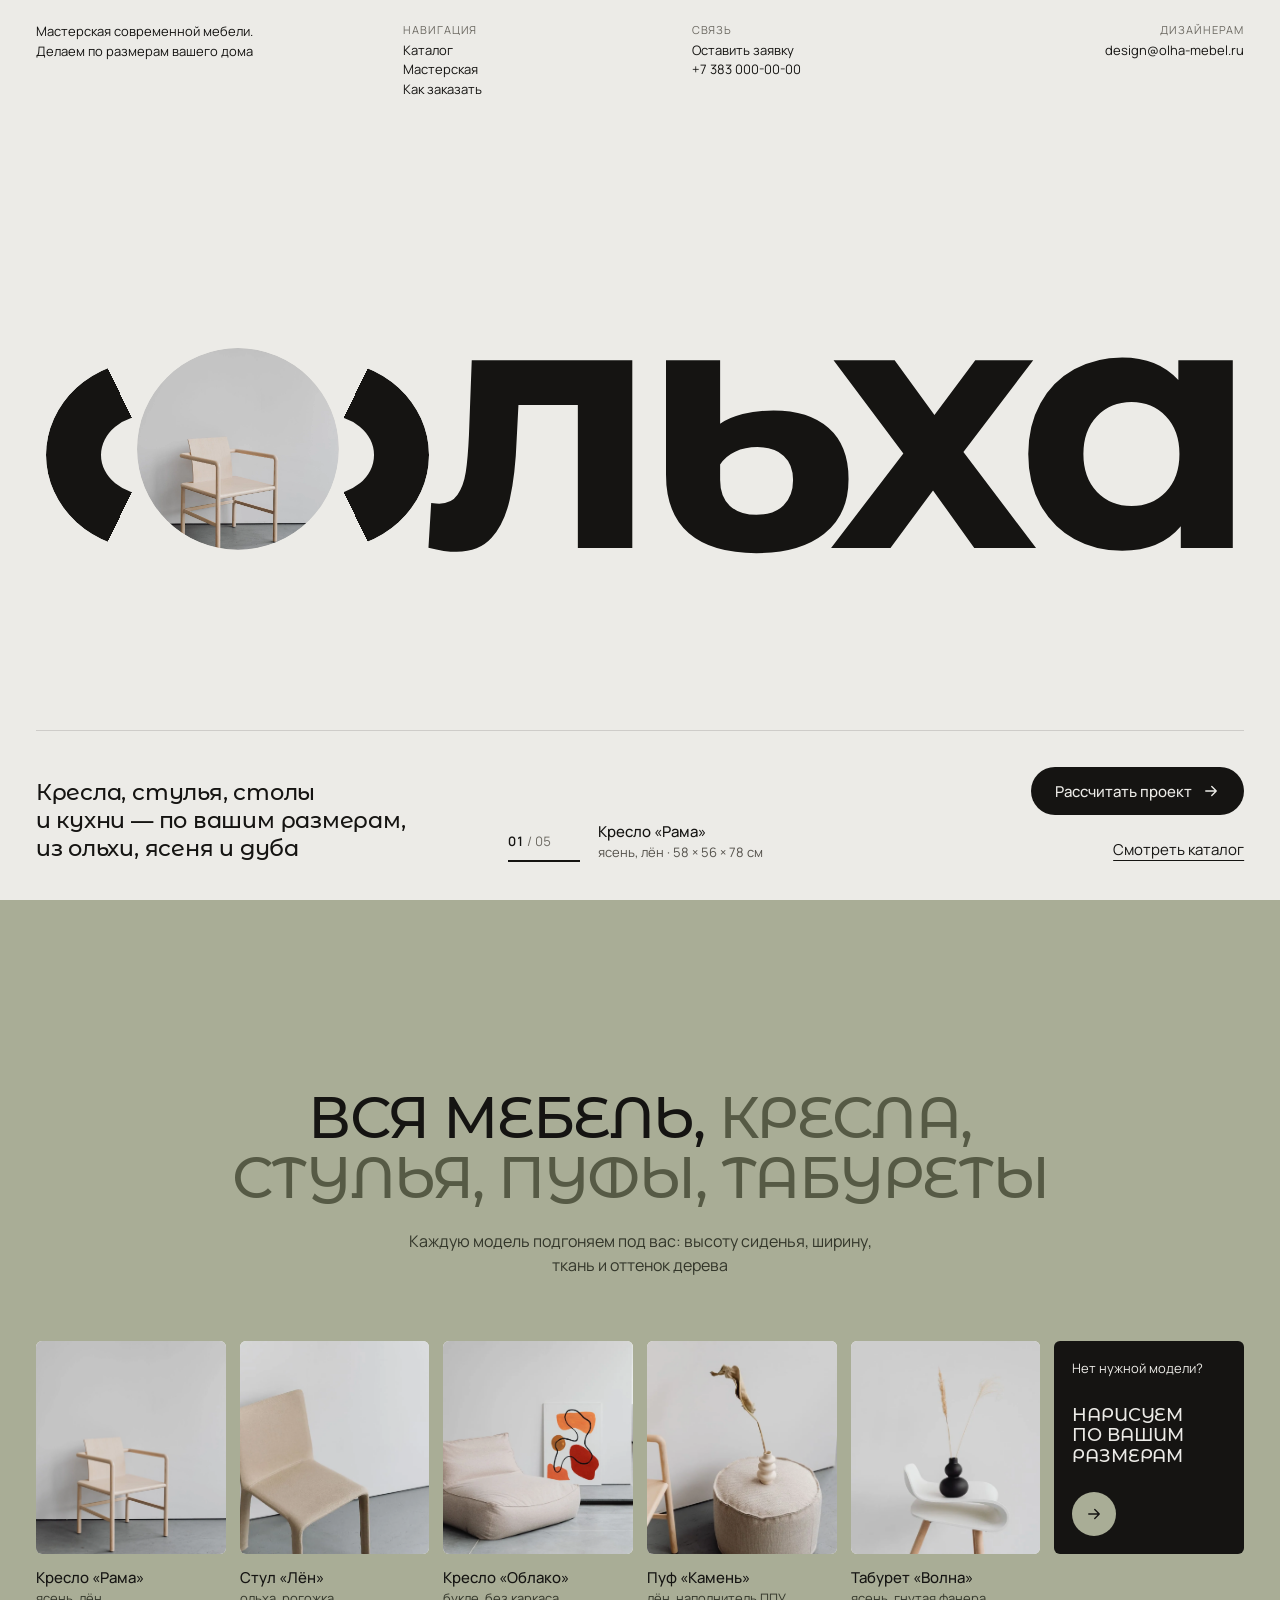
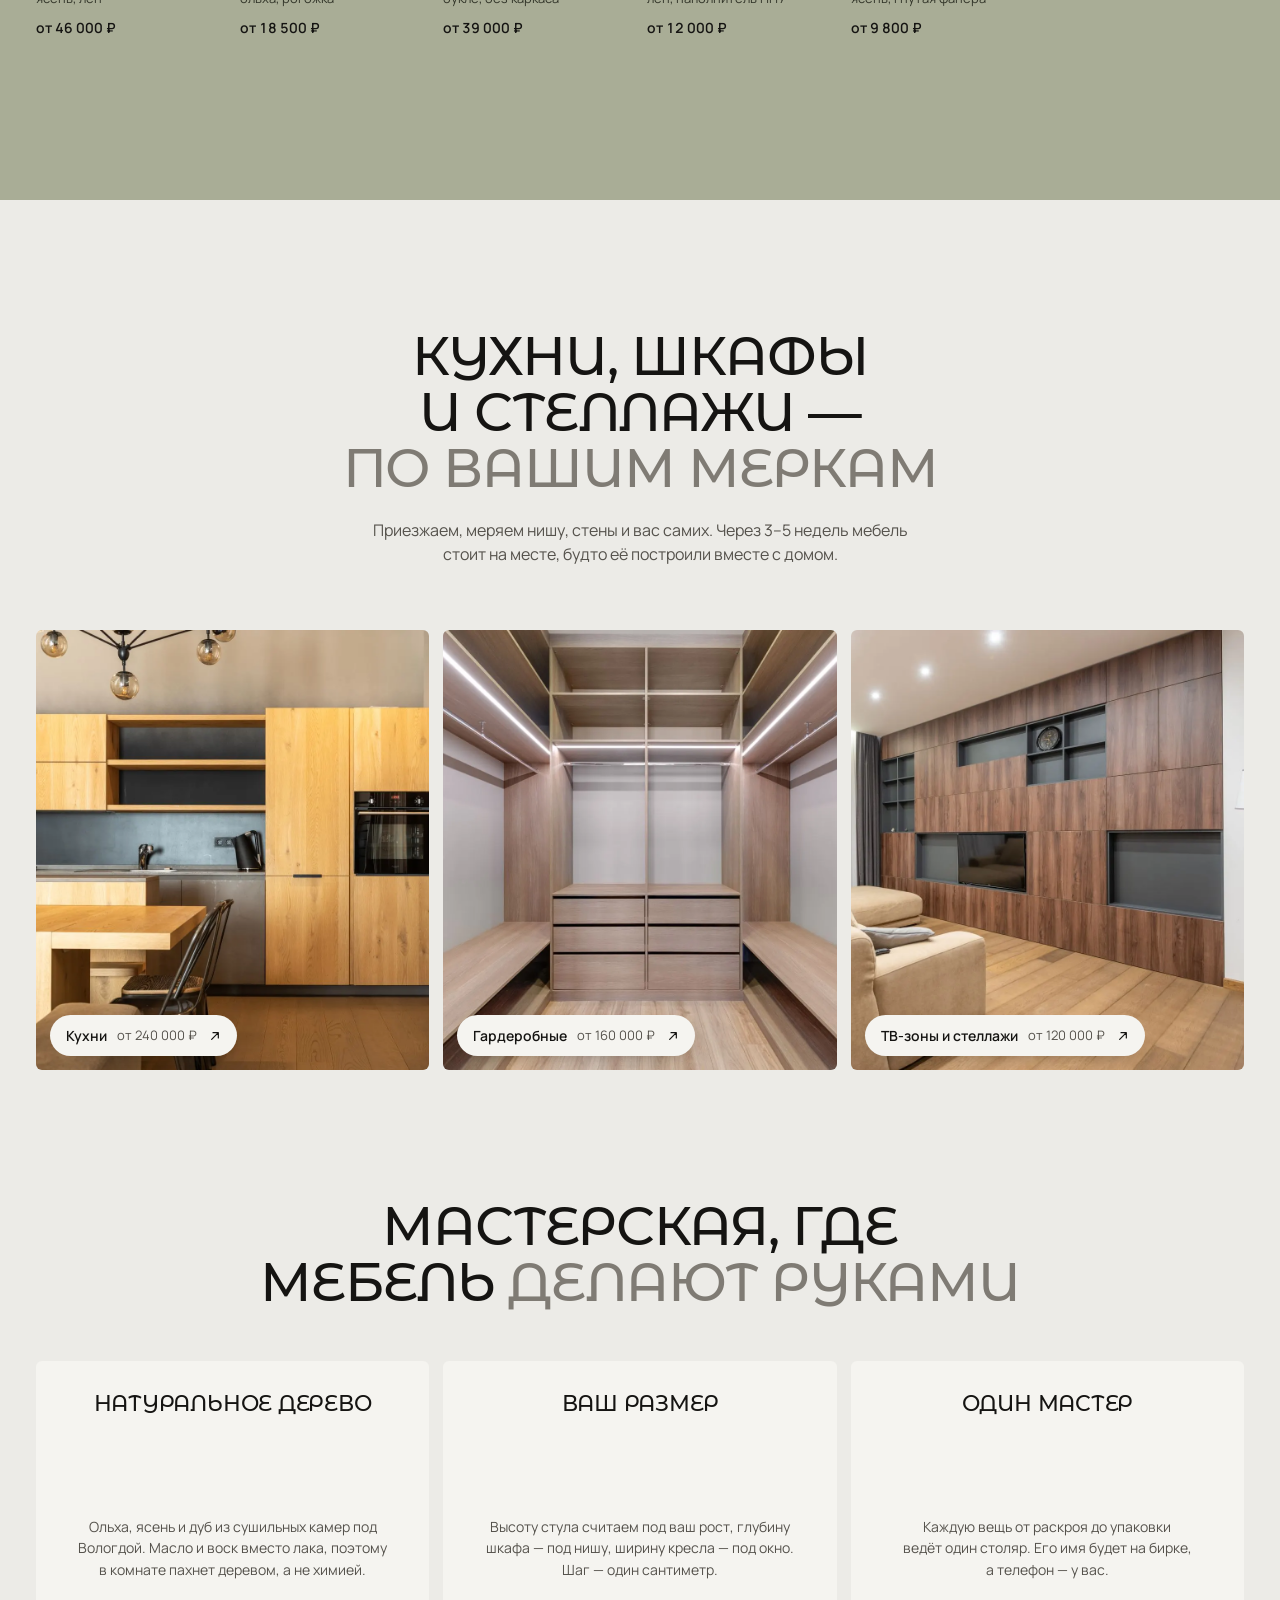
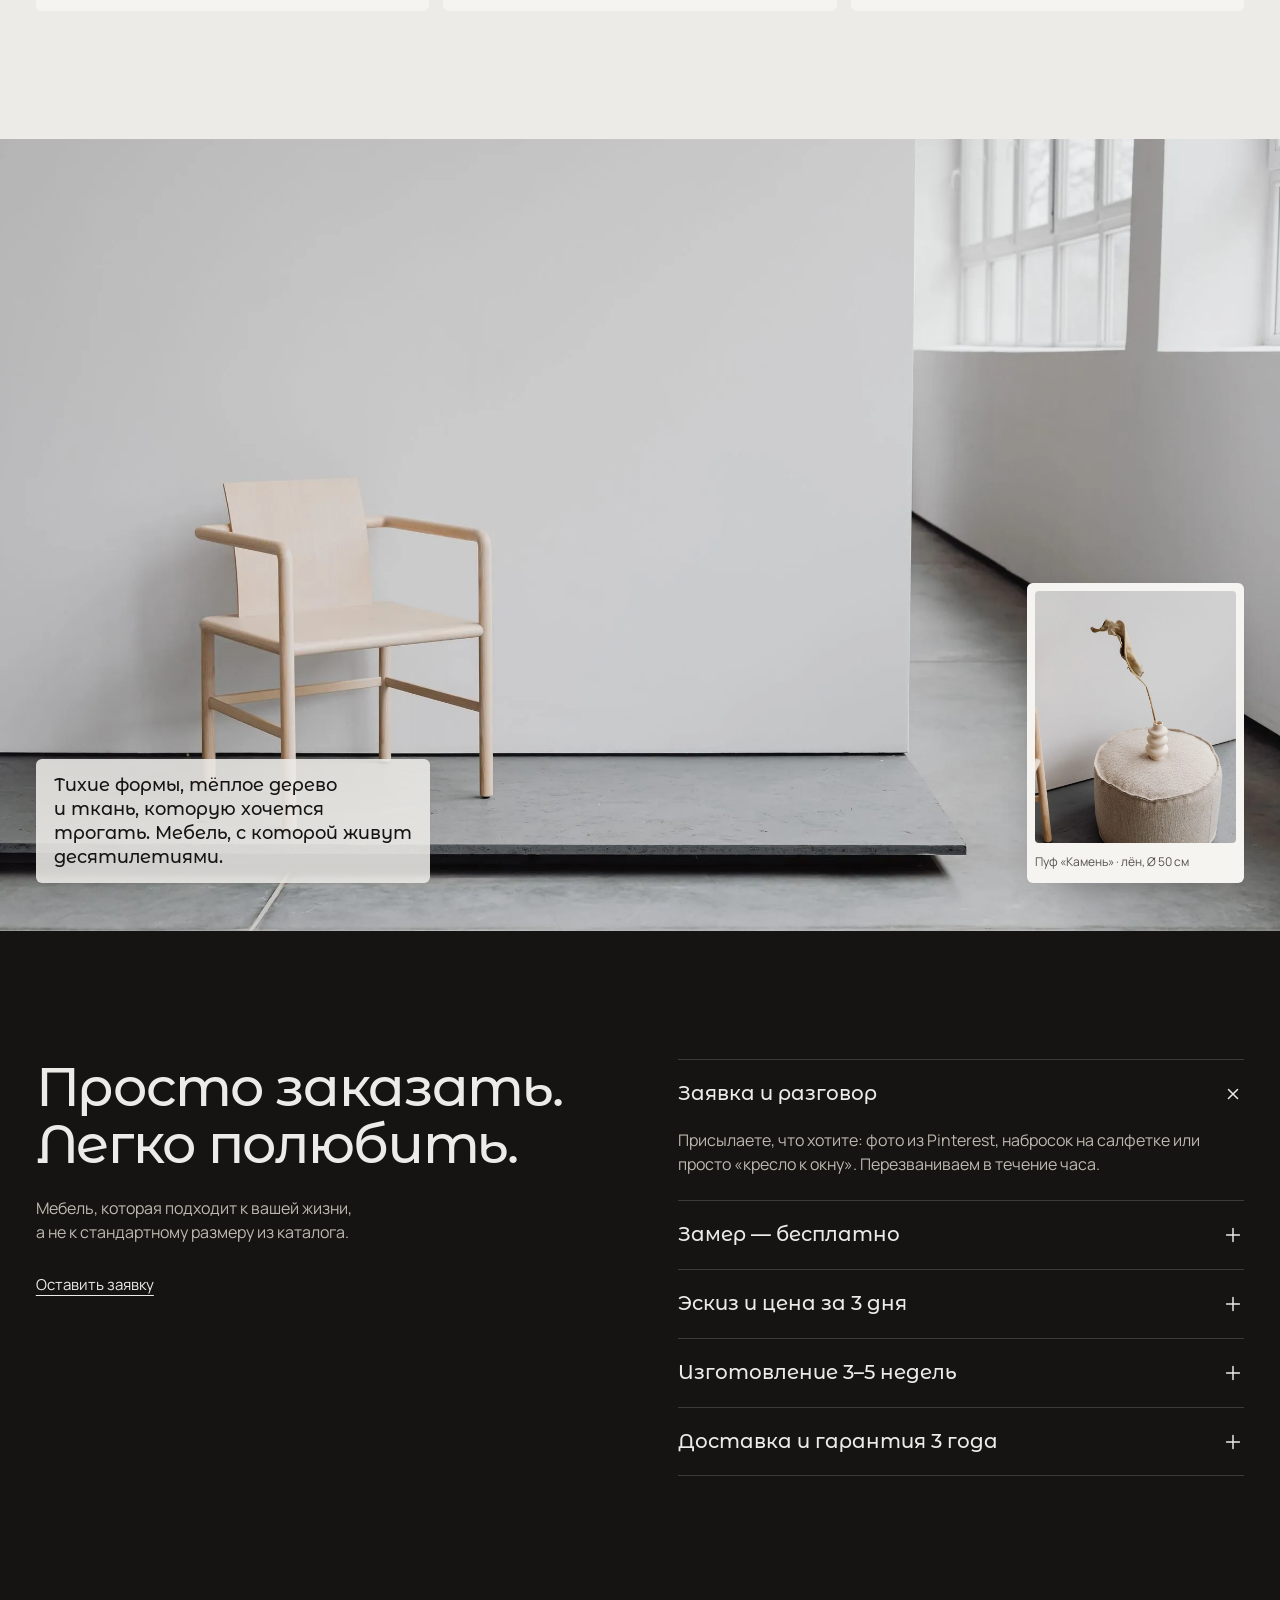
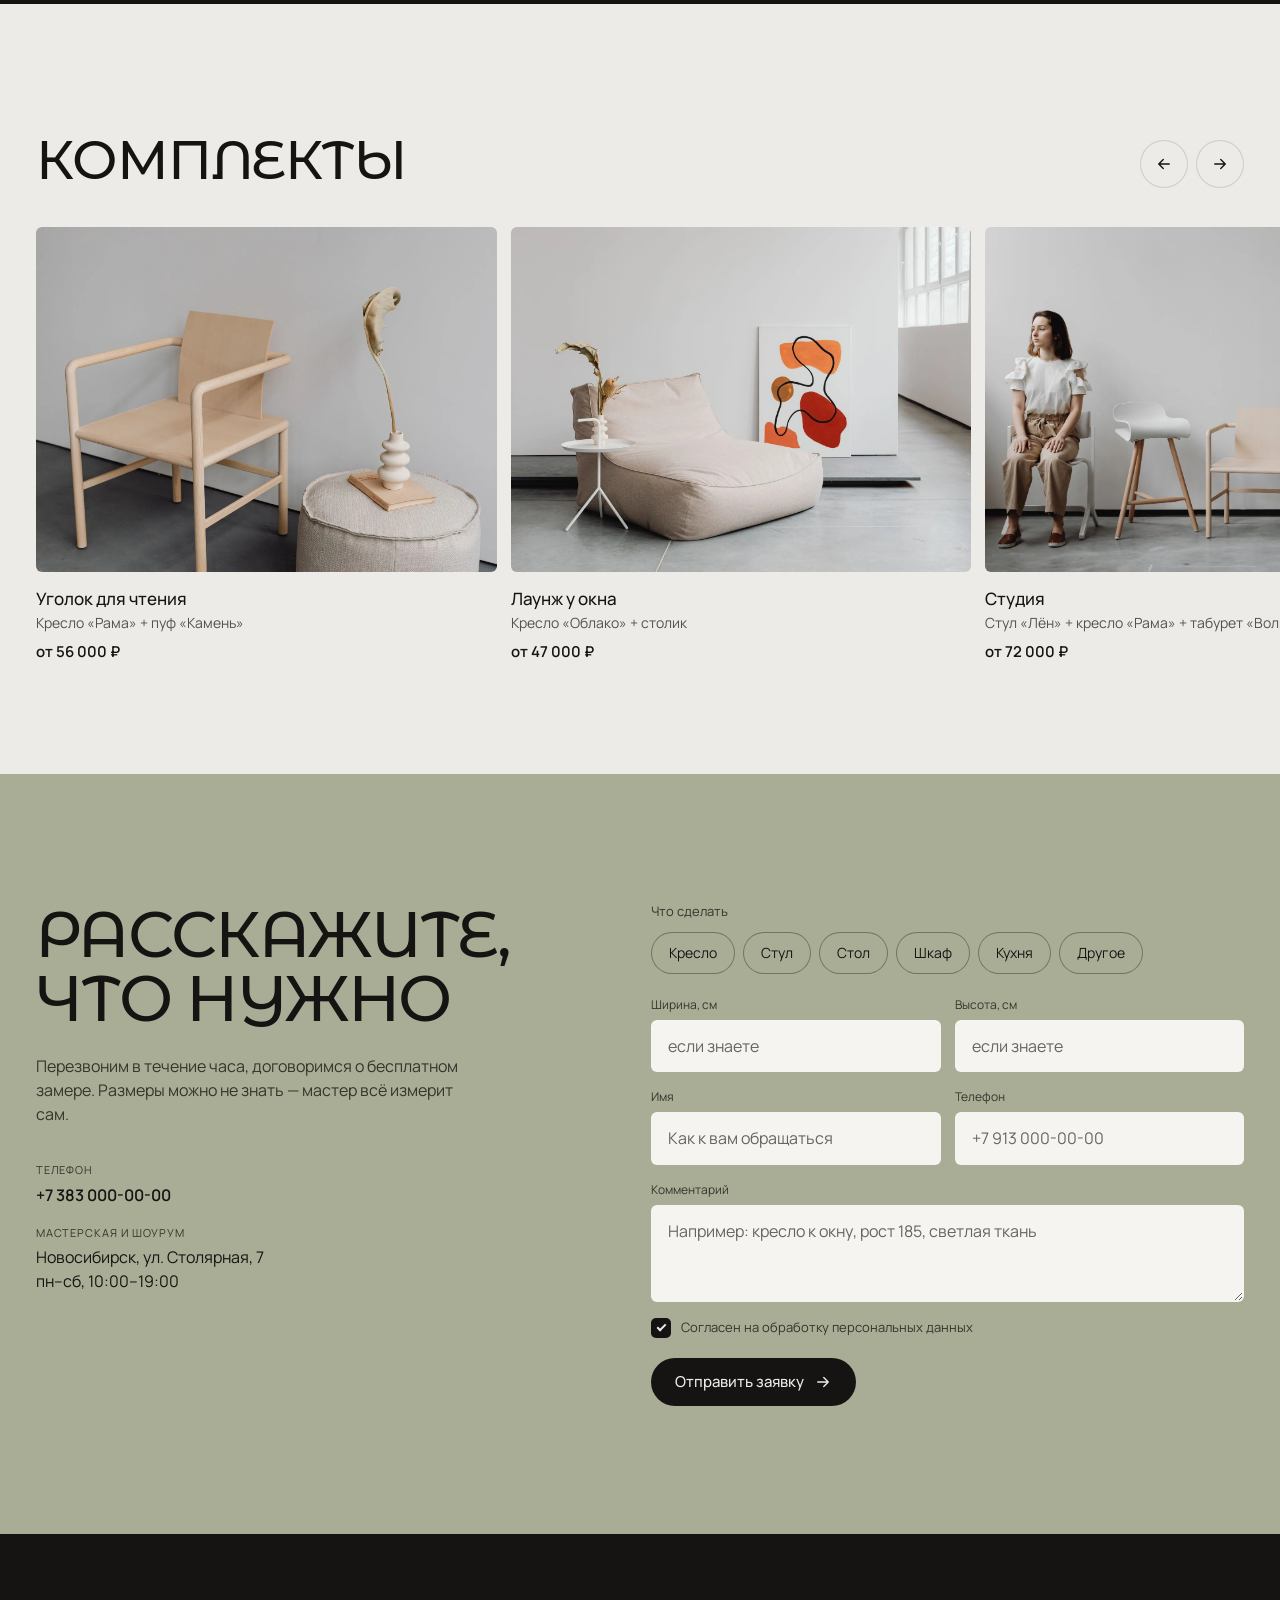
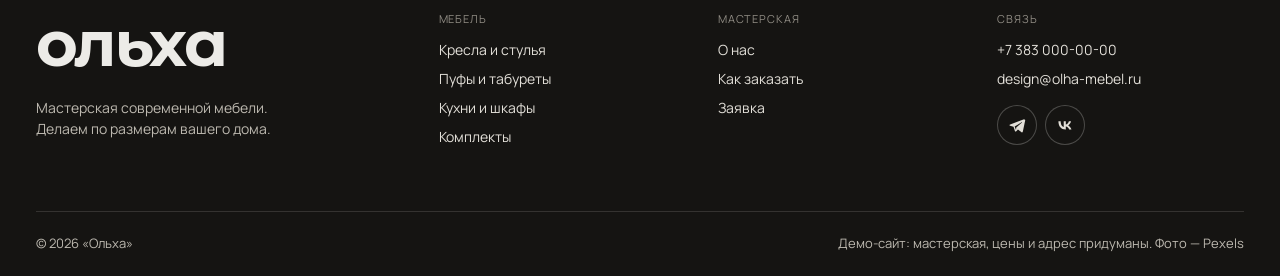
<file: demo/mebel-olha/index.html>
<!doctype html>
<html lang="ru">
<head>
<meta charset="utf-8">
<meta name="viewport" content="width=device-width, initial-scale=1">
<title>Ольха — мебель по вашим размерам</title>
<meta name="description" content="Мастерская современной мебели «Ольха»: кресла, стулья, столы и кухни по размерам вашего дома. Демо-сайт.">
<meta name="theme-color" content="#ecebe7">
<link rel="icon" href="data:image/svg+xml,%3Csvg xmlns='http://www.w3.org/2000/svg' viewBox='0 0 32 32'%3E%3Crect width='32' height='32' rx='8' fill='%23151412'/%3E%3Cpath d='M11 9a8 8 0 0 0 0 14M21 9a8 8 0 0 1 0 14' fill='none' stroke='%23ecebe7' stroke-width='3.4' stroke-linecap='round'/%3E%3C/svg%3E">
<link rel="stylesheet" href="fonts/fonts.css">
<link rel="stylesheet" href="css/style.css?v=32">
</head>
<body>

<svg width="0" height="0" style="position:absolute" aria-hidden="true">
  <defs>
    <symbol id="i-arrow" viewBox="0 0 24 24"><path d="M5 12h14M13 6l6 6-6 6" fill="none" stroke="currentColor" stroke-width="1.8" stroke-linecap="round" stroke-linejoin="round"/></symbol>
    <symbol id="i-ne" viewBox="0 0 24 24"><path d="M7 17 17 7M9 7h8v8" fill="none" stroke="currentColor" stroke-width="1.8" stroke-linecap="round" stroke-linejoin="round"/></symbol>
    <symbol id="i-plus" viewBox="0 0 24 24"><path d="M12 5v14M5 12h14" fill="none" stroke="currentColor" stroke-width="1.6" stroke-linecap="round"/></symbol>
    <symbol id="i-tg" viewBox="0 0 24 24"><path d="M21.4 4.3 2.9 11.4c-1.2.5-1.2 1.2-.2 1.5l4.7 1.5 1.8 5.6c.2.6.4.8.9.8.4 0 .6-.2.9-.5l2.3-2.2 4.8 3.5c.9.5 1.5.2 1.7-.8l3.1-14.7c.3-1.3-.5-1.9-1.5-1.3zM8.9 14.1l9.2-5.8c.5-.3.8-.1.5.2l-7.6 6.9-.3 3.2z" fill="currentColor"/></symbol>
    <symbol id="i-vk" viewBox="0 0 24 24"><path d="M12.8 18c-6 0-9.5-4.1-9.6-11h3c.1 5.1 2.3 7.2 4.1 7.6V7h2.8v4.4c1.7-.2 3.5-2.2 4.1-4.4H20c-.5 2.7-2.4 4.7-3.8 5.5 1.4.7 3.6 2.4 4.4 5.5h-3.1c-.7-2.1-2.3-3.7-4.4-3.9V18z" fill="currentColor"/></symbol>
  </defs>
</svg>

<a class="skip" href="#main">К содержанию</a>

<!-- ===== ЭКРАН 1 ===== -->
<header class="topbar" id="topbar">
<div class="top wrap">
  <a class="top__logo" href="#main" aria-label="Ольха — наверх">ольха</a>
  <p class="top__about">Мастерская современной мебели.<br>Делаем по&nbsp;размерам вашего дома</p>
  <nav class="top__col" aria-label="Разделы">
    <span class="top__label">Навигация</span>
    <a href="#catalog">Каталог</a>
    <a href="#about">Мастерская</a>
    <a href="#how">Как заказать</a>
  </nav>
  <div class="top__col">
    <span class="top__label">Связь</span>
    <a href="#contact">Оставить заявку</a>
    <a href="tel:+73830000000">+7 383 000-00-00</a>
  </div>
  <div class="top__col top__col--end">
    <span class="top__label">Дизайнерам</span>
    <a href="mailto:design@olha-mebel.ru">design@olha-mebel.ru</a>
  </div>
  <a class="pill pill--ink top__cta" href="#contact">Заявка</a>
</div>
</header>

<main id="main">
<section class="hero">
  <div class="wrap">
    <h1 class="mark" id="mark" aria-label="Ольха — мебельная мастерская">
      <span class="o" id="lens" aria-hidden="true">
        <span class="o__ring"></span>
        <span class="o__lens">
          <img class="is-on" src="img2/kreslo.webp" alt="" style="--pos:50% 66%" width="1600" height="2400" fetchpriority="high">
          <img src="img2/stul-2.webp" alt="" style="--pos:45% 78%" width="1400" height="2100">
          <img src="img2/lounge.webp" alt="" style="--pos:38% 62%" width="1600" height="1067">
          <img src="img2/taburet.webp" alt="" style="--pos:44% 52%" width="1400" height="933">
          <img src="img2/puf.webp" alt="" style="--pos:54% 72%" width="1400" height="933">
        </span>
      </span><span class="mark__rest" aria-hidden="true">льха</span>
    </h1>
    <figure class="hero__ph"><img src="img2/kreslo-puf.webp" alt="Кресло «Рама» из ясеня и льняной пуф у белой стены" width="1600" height="1067" loading="lazy"></figure>

    <div class="under">
      <p class="under__lead">Кресла, стулья, столы и&nbsp;кухни&nbsp;— по&nbsp;вашим размерам, из&nbsp;ольхи, ясеня и&nbsp;дуба</p>

      <div class="now" aria-live="polite">
        <button class="now__btn" type="button" id="lensNext" aria-label="Показать следующую модель">
          <span class="now__count"><b id="nowN">01</b> / 05</span>
          <span class="now__bar"><i id="nowBar"></i></span>
        </button>
        <p class="now__text"><b id="nowName">Кресло «Рама»</b><span id="nowMeta">ясень, лён · 58 × 56 × 78 см</span></p>
      </div>

      <div class="under__cta">
        <a class="pill pill--ink" href="#contact">Рассчитать проект <svg><use href="#i-arrow"/></svg></a>
        <a class="link" href="#catalog">Смотреть каталог</a>
      </div>
    </div>
  </div>
</section>

<!-- ===== ЭКРАН 2 ===== -->
<section class="cat" id="catalog">
  <div class="wrap">
    <h2 class="words" role="group" aria-label="Фильтр по типу мебели">
      <button type="button" class="w is-on" data-f="all" aria-pressed="true">Вся мебель,</button>
      <button type="button" class="w" data-f="armchair" aria-pressed="false">кресла,</button>
      <button type="button" class="w" data-f="chair" aria-pressed="false">стулья,</button>
      <button type="button" class="w" data-f="pouf" aria-pressed="false">пуфы,</button>
      <button type="button" class="w" data-f="stool" aria-pressed="false">табуреты</button>
    </h2>
    <p class="cat__sub">Каждую модель подгоняем под вас: высоту сиденья, ширину, ткань и&nbsp;оттенок дерева</p>

    <div class="row" id="row">
      <article class="tile" data-c="armchair">
        <a class="tile__img" href="#contact">
          <img src="img2/kreslo.webp" alt="Деревянное кресло «Рама» из светлого ясеня у белой стены" width="1600" height="2400" loading="lazy" style="object-position:50% 70%">
          <span class="tile__pill">под ваш размер <svg><use href="#i-ne"/></svg></span>
        </a>
        <h3>Кресло «Рама»</h3>
        <p>ясень, лён</p>
        <b>от 46 000 ₽</b>
      </article>
      <article class="tile" data-c="chair">
        <a class="tile__img" href="#contact">
          <img src="img2/stul.webp" alt="Мягкий стул «Лён» в бежевой ткани" width="1400" height="933" loading="lazy" style="object-position:58% 60%">
          <span class="tile__pill">под ваш размер <svg><use href="#i-ne"/></svg></span>
        </a>
        <h3>Стул «Лён»</h3>
        <p>ольха, рогожка</p>
        <b>от 18 500 ₽</b>
      </article>
      <article class="tile" data-c="armchair">
        <a class="tile__img" href="#contact">
          <img src="img2/lounge.webp" alt="Низкое мягкое кресло «Облако» молочного цвета" width="1600" height="1067" loading="lazy" style="object-position:36% 60%">
          <span class="tile__pill">под ваш размер <svg><use href="#i-ne"/></svg></span>
        </a>
        <h3>Кресло «Облако»</h3>
        <p>букле, без каркаса</p>
        <b>от 39 000 ₽</b>
      </article>
      <article class="tile" data-c="pouf">
        <a class="tile__img" href="#contact">
          <img src="img2/puf.webp" alt="Круглый льняной пуф «Камень» с вазой" width="1400" height="933" loading="lazy" style="object-position:68% 70%">
          <span class="tile__pill">под ваш размер <svg><use href="#i-ne"/></svg></span>
        </a>
        <h3>Пуф «Камень»</h3>
        <p>лён, наполнитель ППУ</p>
        <b>от 12 000 ₽</b>
      </article>
      <article class="tile" data-c="stool">
        <a class="tile__img" href="#contact">
          <img src="img2/taburet.webp" alt="Белый табурет «Волна» на деревянных ножках" width="1400" height="933" loading="lazy" style="object-position:45% 55%">
          <span class="tile__pill">под ваш размер <svg><use href="#i-ne"/></svg></span>
        </a>
        <h3>Табурет «Волна»</h3>
        <p>ясень, гнутая фанера</p>
        <b>от 9 800 ₽</b>
      </article>
      <a class="tile tile--own" href="#contact">
        <span class="tile__own">
          <span>Нет нужной модели?</span>
          <strong>Нарисуем по&nbsp;вашим размерам</strong>
          <span class="tile__go"><svg><use href="#i-arrow"/></svg></span>
        </span>
      </a>
    </div>
  </div>
</section>

<!-- ===== КОРПУСНАЯ МЕБЕЛЬ ===== -->
<section class="sec" id="custom">
  <div class="wrap">
    <h2 class="h2 h2--center">Кухни, шкафы и&nbsp;стеллажи&nbsp;— <span>по&nbsp;вашим&nbsp;меркам</span></h2>
    <p class="sec__sub">Приезжаем, меряем нишу, стены и&nbsp;вас самих. Через 3–5 недель мебель стоит на&nbsp;месте, будто её построили вместе с&nbsp;домом.</p>
    <div class="trio">
      <a class="big" href="#contact">
        <img src="img/kuhnya-dub.webp" alt="Кухня из светлого дуба с пеналами до потолка" width="1600" height="1068" loading="lazy" style="object-position:30% 50%">
        <span class="big__pill"><b>Кухни</b><span>от 240 000 ₽</span><svg><use href="#i-ne"/></svg></span>
      </a>
      <a class="big" href="#contact">
        <img src="img/garderob.webp" alt="Гардеробная из светлого дерева с подсветкой полок" width="1600" height="1067" loading="lazy" style="object-position:50% 50%">
        <span class="big__pill"><b>Гардеробные</b><span>от 160 000 ₽</span><svg><use href="#i-ne"/></svg></span>
      </a>
      <a class="big" href="#contact">
        <img src="img/gostinaya.webp" alt="Стена из ореховых панелей с нишей под телевизор" width="1600" height="1068" loading="lazy" style="object-position:72% 50%">
        <span class="big__pill"><b>ТВ-зоны и стеллажи</b><span>от 120 000 ₽</span><svg><use href="#i-ne"/></svg></span>
      </a>
    </div>
  </div>
</section>

<!-- ===== О МАСТЕРСКОЙ ===== -->
<section class="sec sec--tight" id="about">
  <div class="wrap">
    <h2 class="h2 h2--center">Мастерская, где мебель <span>делают&nbsp;руками</span></h2>
    <div class="vals">
      <article class="val">
        <h3>Натуральное дерево</h3>
        <p>Ольха, ясень и&nbsp;дуб из&nbsp;сушильных камер под Вологдой. Масло и&nbsp;воск вместо лака, поэтому в&nbsp;комнате пахнет деревом, а&nbsp;не&nbsp;химией.</p>
      </article>
      <article class="val">
        <h3>Ваш размер</h3>
        <p>Высоту стула считаем под ваш рост, глубину шкафа&nbsp;— под нишу, ширину кресла&nbsp;— под окно. Шаг&nbsp;— один сантиметр.</p>
      </article>
      <article class="val">
        <h3>Один мастер</h3>
        <p>Каждую вещь от&nbsp;раскроя до&nbsp;упаковки ведёт один столяр. Его имя будет на&nbsp;бирке, а&nbsp;телефон&nbsp;— у&nbsp;вас.</p>
      </article>
    </div>
  </div>
</section>

<!-- ===== ПАУЗА ===== -->
<section class="pause" aria-label="Кресло «Рама» в мастерской">
  <img class="pause__bg" src="img2/pauza.webp" alt="Кресло «Рама» на подиуме в светлой студии" width="2400" height="1600" loading="lazy">
  <div class="wrap pause__in">
    <p class="pause__text">Тихие формы, тёплое дерево и&nbsp;ткань, которую хочется трогать. Мебель, с&nbsp;которой живут десятилетиями.</p>
    <figure class="pause__card">
      <img src="img2/puf.webp" alt="Льняной пуф «Камень» крупным планом" width="1400" height="933" loading="lazy">
      <figcaption>Пуф «Камень» · лён, Ø 50 см</figcaption>
    </figure>
  </div>
</section>

<!-- ===== КАК ЗАКАЗАТЬ ===== -->
<section class="how" id="how">
  <div class="wrap how__grid">
    <div class="how__left">
      <h2 class="how__title">Просто заказать.<br>Легко полюбить.</h2>
      <p>Мебель, которая подходит к&nbsp;вашей жизни, а&nbsp;не&nbsp;к&nbsp;стандартному размеру из&nbsp;каталога.</p>
      <a class="link link--light" href="#contact">Оставить заявку</a>
    </div>
    <div class="acc" id="acc">
      <details open>
        <summary>Заявка и&nbsp;разговор<svg><use href="#i-plus"/></svg></summary>
        <p>Присылаете, что хотите: фото из&nbsp;Pinterest, набросок на&nbsp;салфетке или просто «кресло к&nbsp;окну». Перезваниваем в&nbsp;течение часа.</p>
      </details>
      <details>
        <summary>Замер&nbsp;— бесплатно<svg><use href="#i-plus"/></svg></summary>
        <p>Мастер приезжает с&nbsp;образцами дерева и&nbsp;тканей. Меряет комнату и&nbsp;вас: рост, как вы сидите, что храните.</p>
      </details>
      <details>
        <summary>Эскиз и&nbsp;цена за&nbsp;3&nbsp;дня<svg><use href="#i-plus"/></svg></summary>
        <p>Рисуем модель в&nbsp;3D и&nbsp;показываем прямо в&nbsp;вашей комнате. Цену фиксируем в&nbsp;договоре, она не&nbsp;вырастет.</p>
      </details>
      <details>
        <summary>Изготовление 3–5 недель<svg><use href="#i-plus"/></svg></summary>
        <p>Присылаем фото из&nbsp;мастерской на&nbsp;каждом этапе: раскрой, шлифовка, масло, обивка.</p>
      </details>
      <details>
        <summary>Доставка и&nbsp;гарантия 3&nbsp;года<svg><use href="#i-plus"/></svg></summary>
        <p>Привозим, собираем, забираем упаковку. Если что-то разболтается&nbsp;— приедем и&nbsp;подтянем бесплатно.</p>
      </details>
    </div>
  </div>
</section>

<!-- ===== КОМПЛЕКТЫ ===== -->
<section class="sec sets" id="sets">
  <div class="wrap">
    <div class="sets__head">
      <h2 class="h2">Комплекты</h2>
      <div class="sets__nav">
        <button class="arr" type="button" id="setsPrev" aria-label="Назад"><svg style="transform:scaleX(-1)"><use href="#i-arrow"/></svg></button>
        <button class="arr" type="button" id="setsNext" aria-label="Вперёд"><svg><use href="#i-arrow"/></svg></button>
      </div>
    </div>
  </div>
  <div class="strip" id="strip" tabindex="0" aria-label="Комплекты, листаются вбок">
    <article class="set">
      <img src="img2/kreslo-puf.webp" alt="Кресло «Рама» и льняной пуф с вазой" width="1800" height="1200" loading="lazy">
      <h3>Уголок для чтения</h3>
      <p>Кресло «Рама» + пуф «Камень»</p>
      <b>от 56 000 ₽</b>
    </article>
    <article class="set">
      <img src="img2/lounge-2.webp" alt="Мягкое кресло «Облако» со столиком у окна" width="1800" height="1200" loading="lazy">
      <h3>Лаунж у окна</h3>
      <p>Кресло «Облако» + столик</p>
      <b>от 47 000 ₽</b>
    </article>
    <article class="set">
      <img src="img2/taburet-2.webp" alt="Стул, кресло и табурет у белой стены" width="1400" height="2100" loading="lazy" style="object-position:60% 70%">
      <h3>Студия</h3>
      <p>Стул «Лён» + кресло «Рама» + табурет «Волна»</p>
      <b>от 72 000 ₽</b>
    </article>
    <a class="set set--own" href="#contact">
      <span class="set__own">
        <strong>Соберём свой комплект</strong>
        <span>Скажите, что нужно в&nbsp;комнату,&nbsp;— подберём модели и&nbsp;размеры под неё</span>
        <span class="tile__go"><svg><use href="#i-arrow"/></svg></span>
      </span>
    </a>
  </div>
</section>

<!-- ===== ЗАЯВКА ===== -->
<section class="contact" id="contact">
  <div class="wrap contact__grid">
    <div class="contact__left">
      <h2 class="contact__title">Расскажите, что нужно</h2>
      <p>Перезвоним в&nbsp;течение часа, договоримся о&nbsp;бесплатном замере. Размеры можно не&nbsp;знать&nbsp;— мастер всё измерит сам.</p>
      <dl class="contact__dl">
        <div><dt>Телефон</dt><dd><a href="tel:+73830000000">+7 383 000-00-00</a></dd></div>
        <div><dt>Мастерская и шоурум</dt><dd>Новосибирск, ул. Столярная, 7<br>пн–сб, 10:00–19:00</dd></div>
      </dl>
    </div>

    <form class="form" id="form" novalidate>
      <fieldset class="chips">
        <legend>Что сделать</legend>
        <label><input type="checkbox" name="what" value="Кресло">Кресло</label>
        <label><input type="checkbox" name="what" value="Стул">Стул</label>
        <label><input type="checkbox" name="what" value="Стол">Стол</label>
        <label><input type="checkbox" name="what" value="Шкаф">Шкаф</label>
        <label><input type="checkbox" name="what" value="Кухня">Кухня</label>
        <label><input type="checkbox" name="what" value="Другое">Другое</label>
      </fieldset>
      <div class="form__row">
        <label class="fld"><span>Ширина, см</span><input name="w" inputmode="numeric" placeholder="если знаете"></label>
        <label class="fld"><span>Высота, см</span><input name="h" inputmode="numeric" placeholder="если знаете"></label>
      </div>
      <div class="form__row form__row--contact">
        <label class="fld"><span>Имя</span><input name="name" autocomplete="name" placeholder="Как к вам обращаться"></label>
        <label class="fld"><span>Телефон</span><input name="phone" type="tel" inputmode="tel" autocomplete="tel" placeholder="+7 913 000-00-00" required></label>
      </div>
      <label class="fld"><span>Комментарий</span><textarea name="msg" rows="3" placeholder="Например: кресло к окну, рост 185, светлая ткань"></textarea></label>
      <label class="agree"><input type="checkbox" name="agree" checked><span>Согласен на обработку персональных данных</span></label>
      <p class="form__err" id="formErr" role="alert" hidden></p>
      <button class="pill pill--ink" type="submit">Отправить заявку <svg><use href="#i-arrow"/></svg></button>
      <div class="form__ok" id="formOk" hidden>
        <strong>Заявка у нас</strong>
        <p>Мастер перезвонит в&nbsp;течение часа. Это демо-сайт, поэтому на&nbsp;самом деле никто не&nbsp;позвонит.</p>
      </div>
    </form>
  </div>
</section>
</main>

<footer class="foot">
  <div class="wrap">
    <div class="foot__grid">
      <div class="foot__brand">
        <p class="foot__mark">ольха</p>
        <p>Мастерская современной мебели. Делаем по&nbsp;размерам вашего дома.</p>
      </div>
      <nav aria-label="Мебель">
        <span class="top__label">Мебель</span>
        <a href="#catalog">Кресла и стулья</a>
        <a href="#catalog">Пуфы и табуреты</a>
        <a href="#custom">Кухни и шкафы</a>
        <a href="#sets">Комплекты</a>
      </nav>
      <nav aria-label="Мастерская">
        <span class="top__label">Мастерская</span>
        <a href="#about">О нас</a>
        <a href="#how">Как заказать</a>
        <a href="#contact">Заявка</a>
      </nav>
      <div>
        <span class="top__label">Связь</span>
        <a href="tel:+73830000000">+7 383 000-00-00</a>
        <a href="mailto:design@olha-mebel.ru">design@olha-mebel.ru</a>
        <span class="foot__soc">
          <a class="soc" href="#" aria-label="Telegram"><svg><use href="#i-tg"/></svg></a>
          <a class="soc" href="#" aria-label="ВКонтакте"><svg><use href="#i-vk"/></svg></a>
        </span>
      </div>
    </div>
    <div class="foot__in">
      <span>© 2026 «Ольха»</span>
      <span>Демо-сайт: мастерская, цены и адрес придуманы. Фото — Pexels</span>
    </div>
  </div>
</footer>

<script src="js/main.js?v=32"></script>
</body>
</html>
</file>
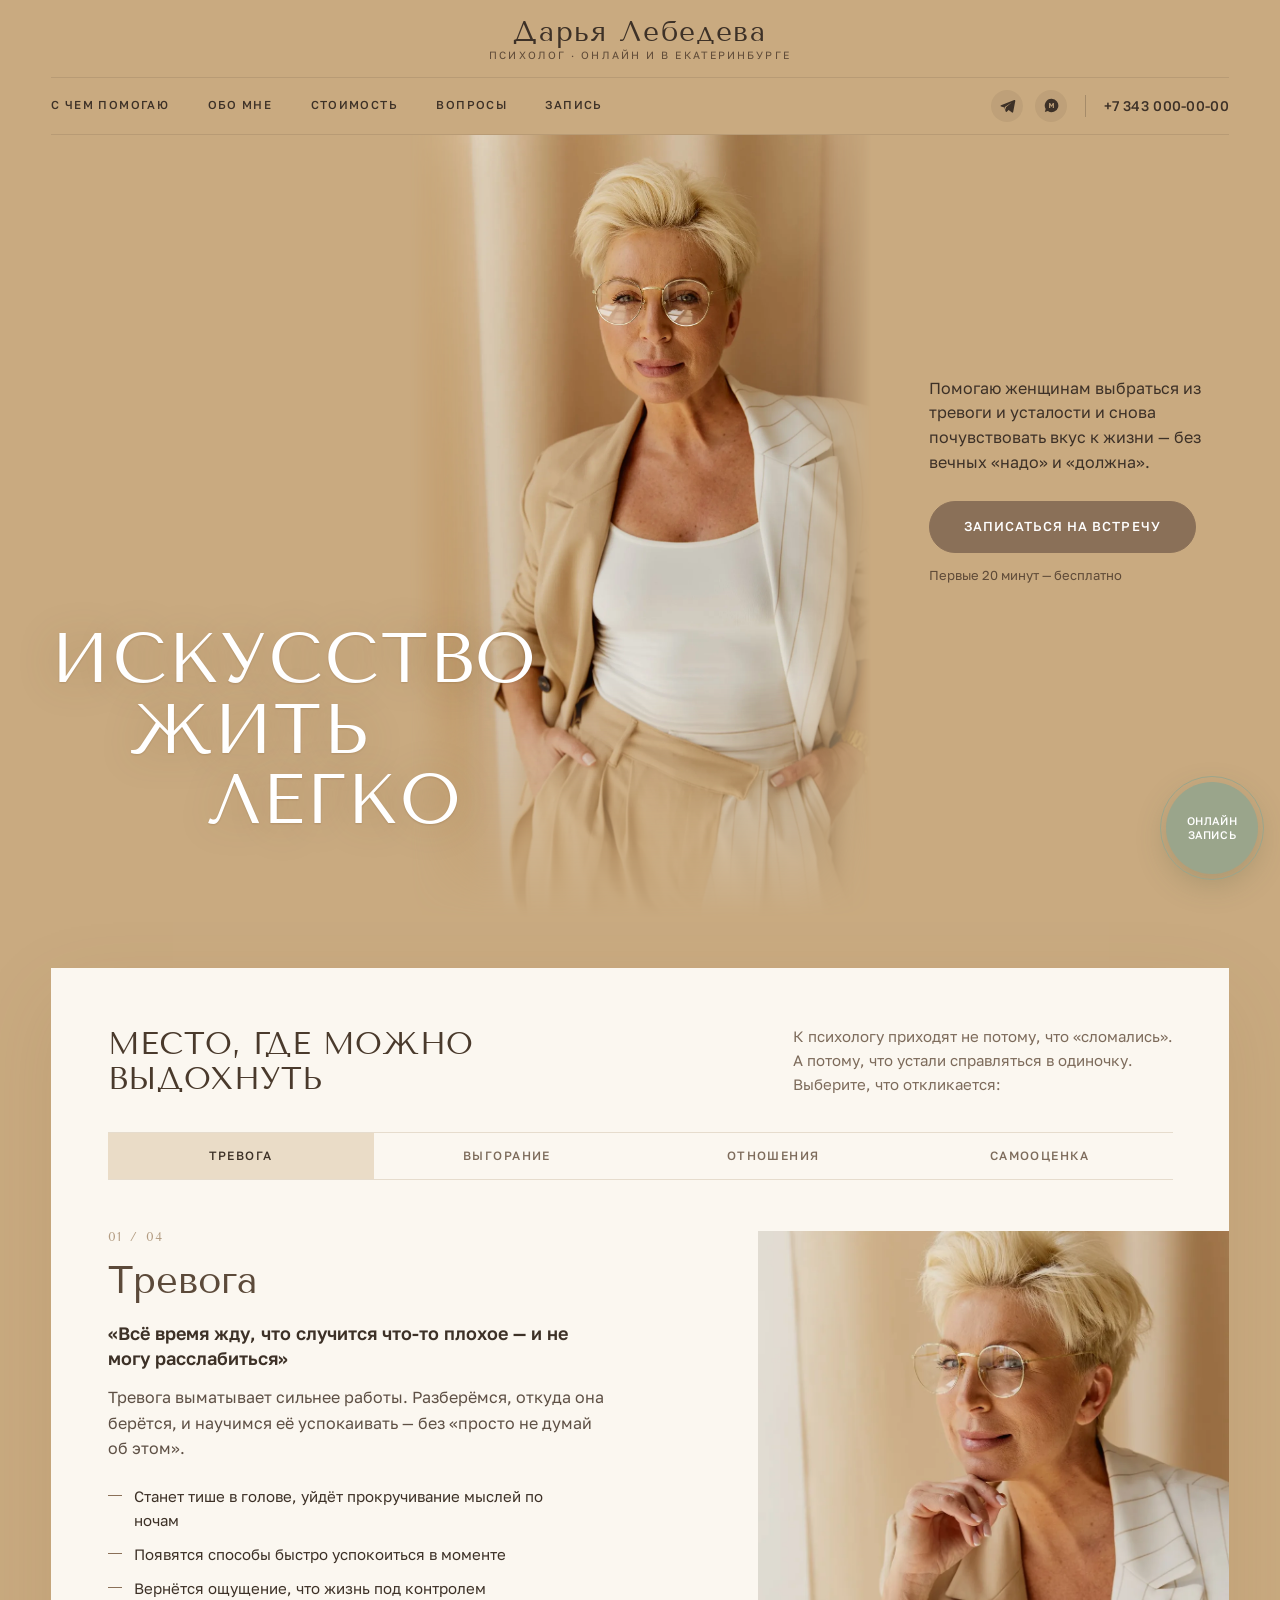
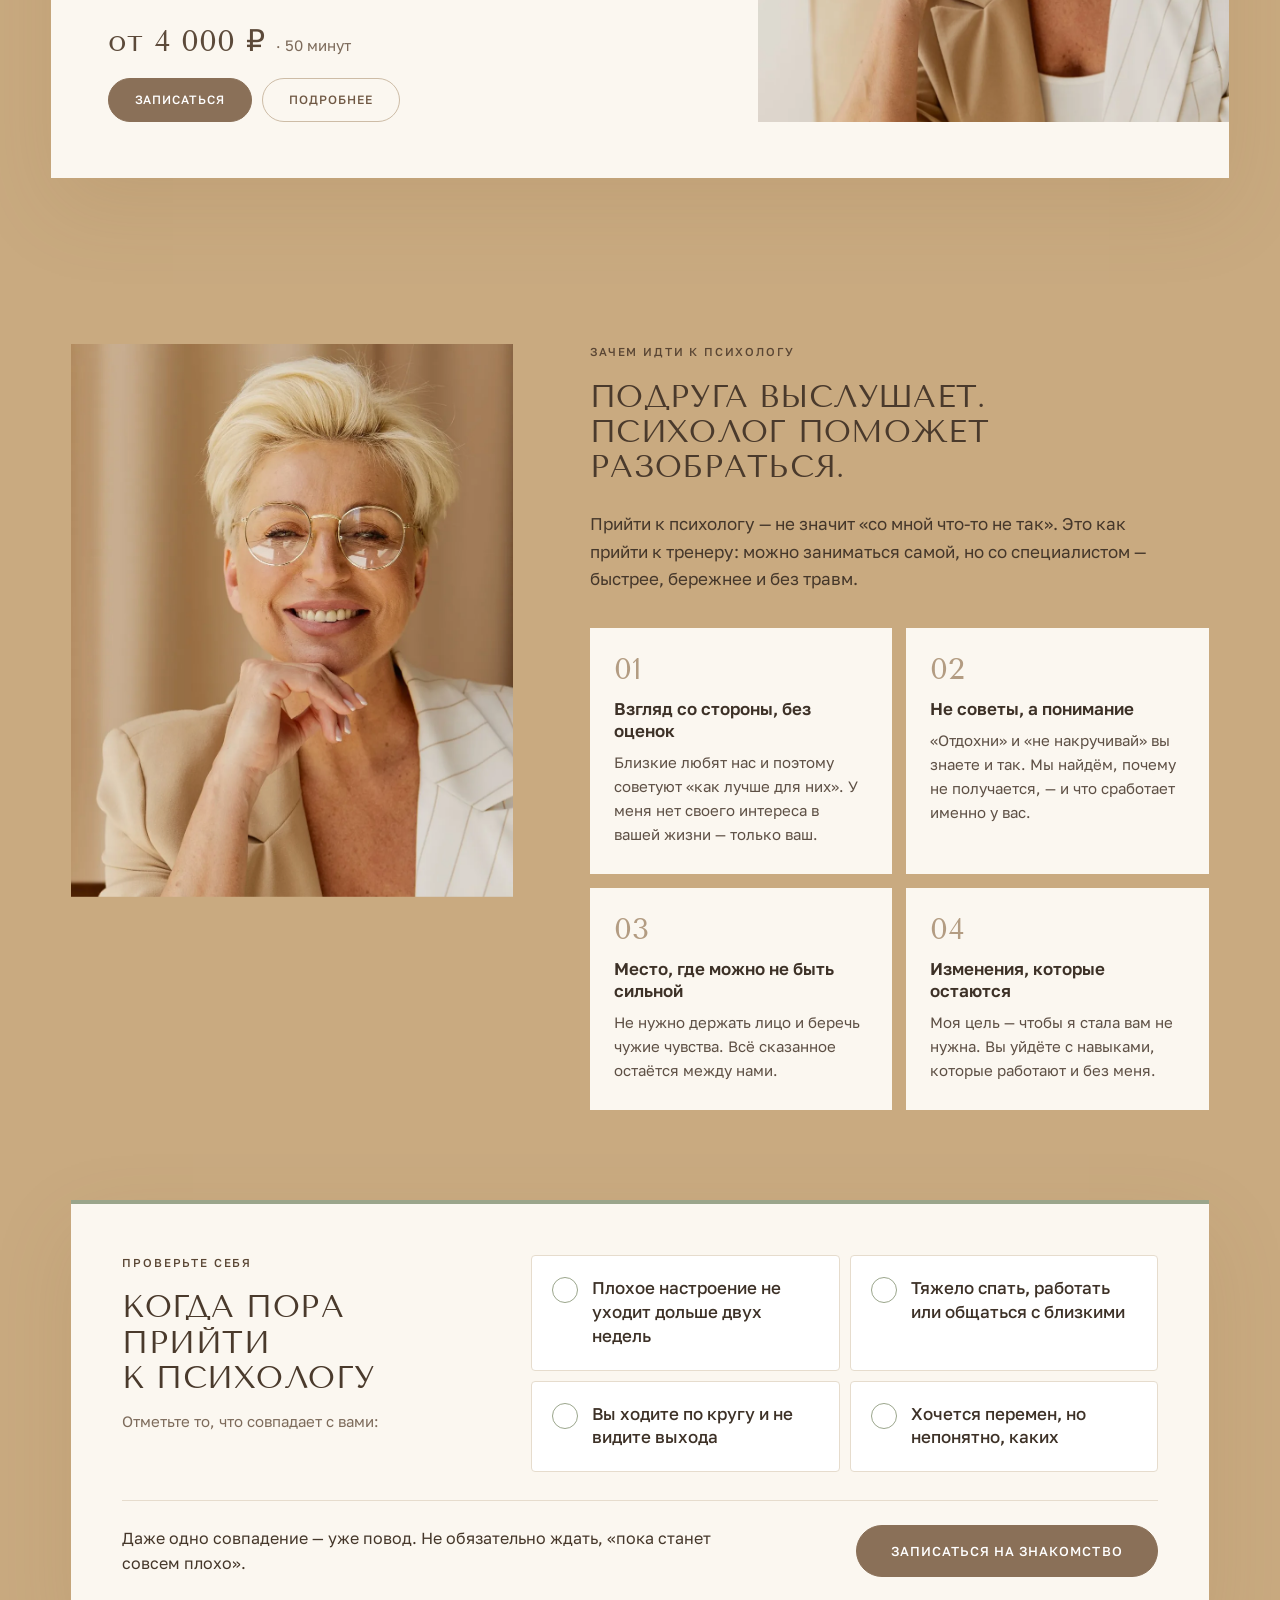
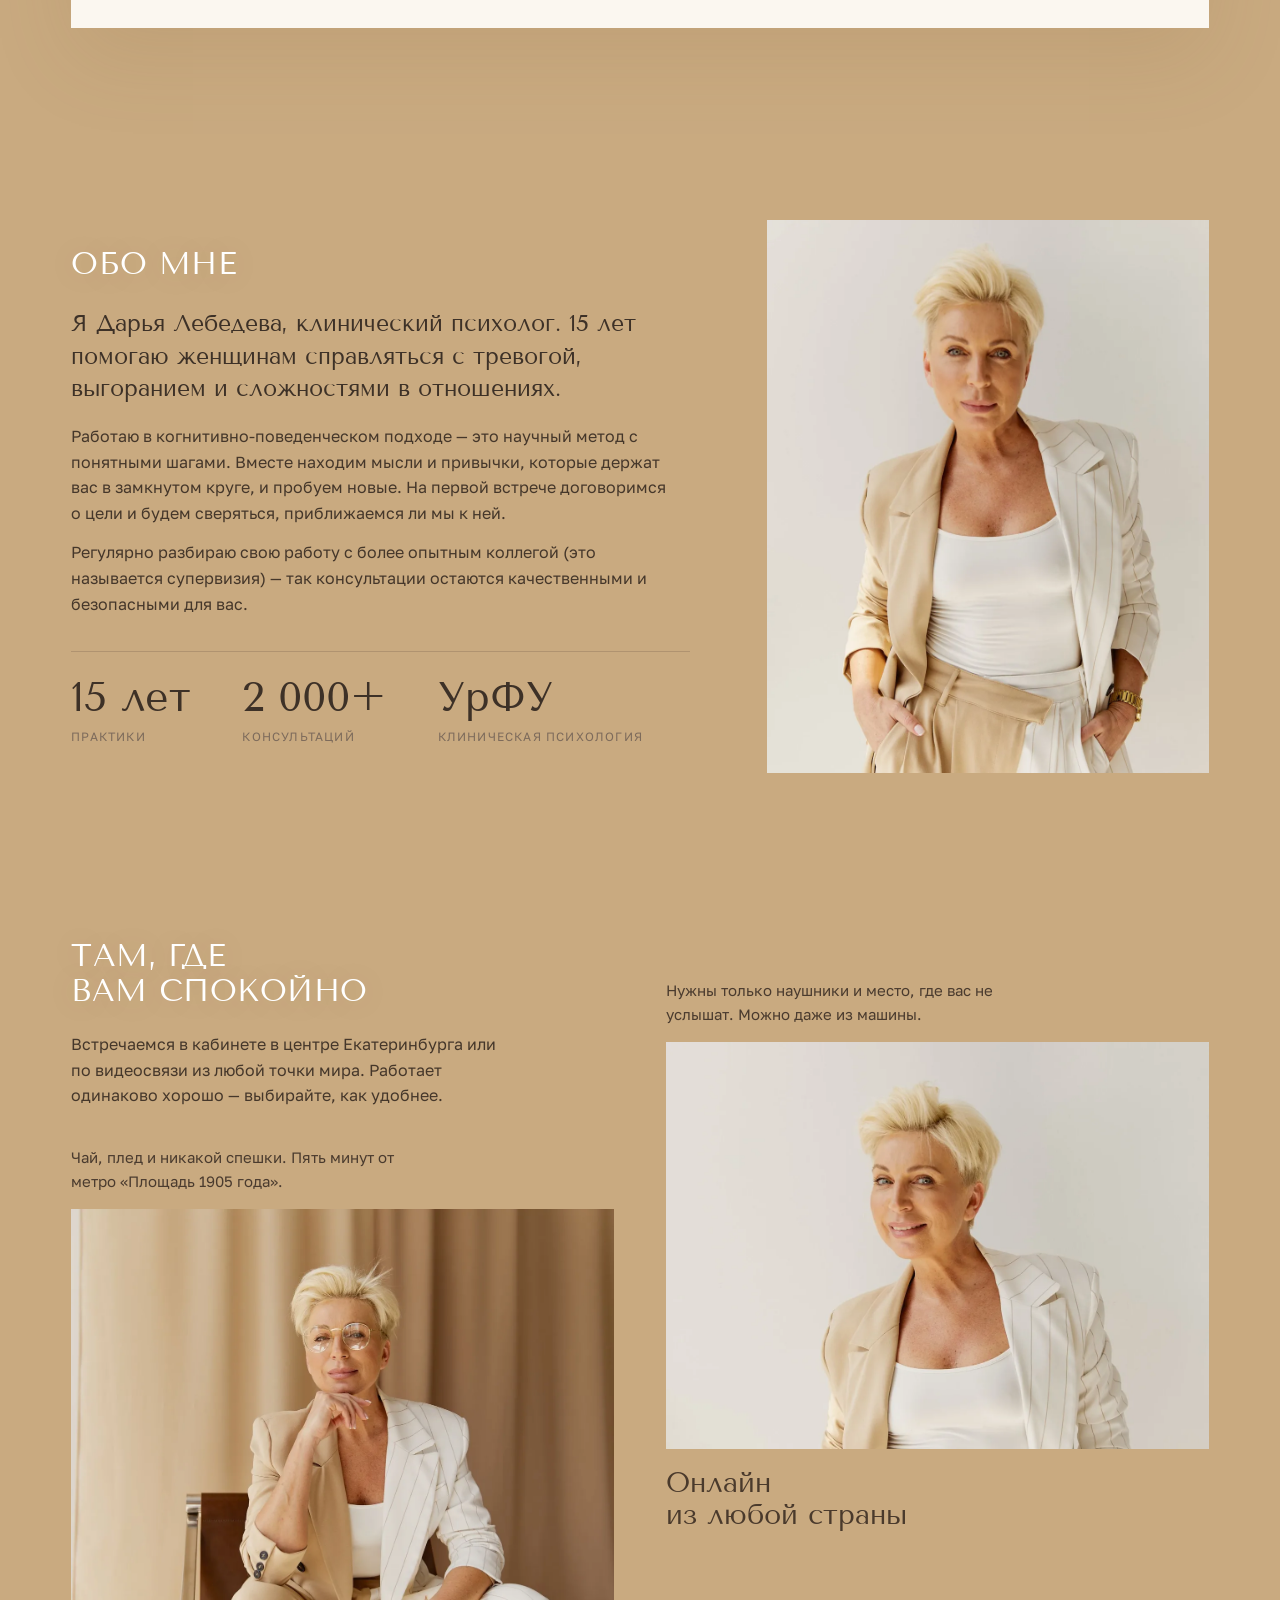
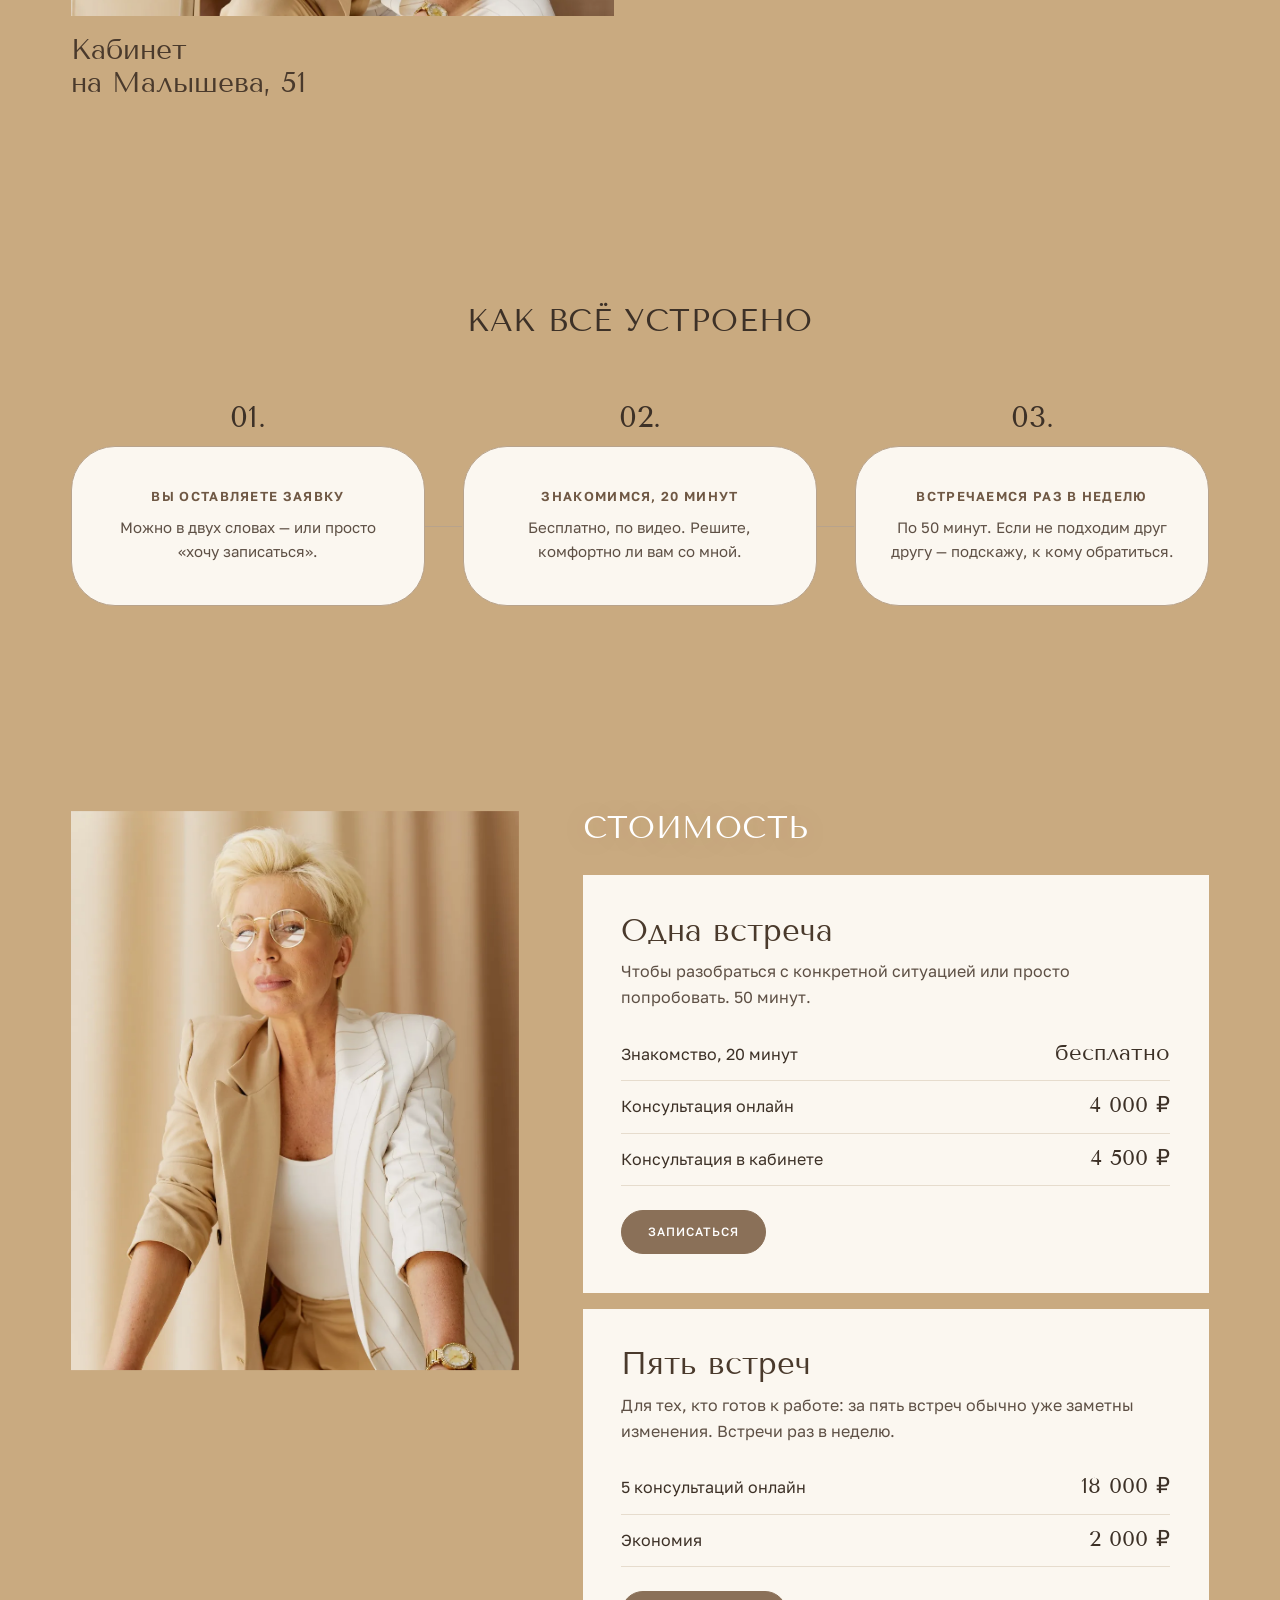
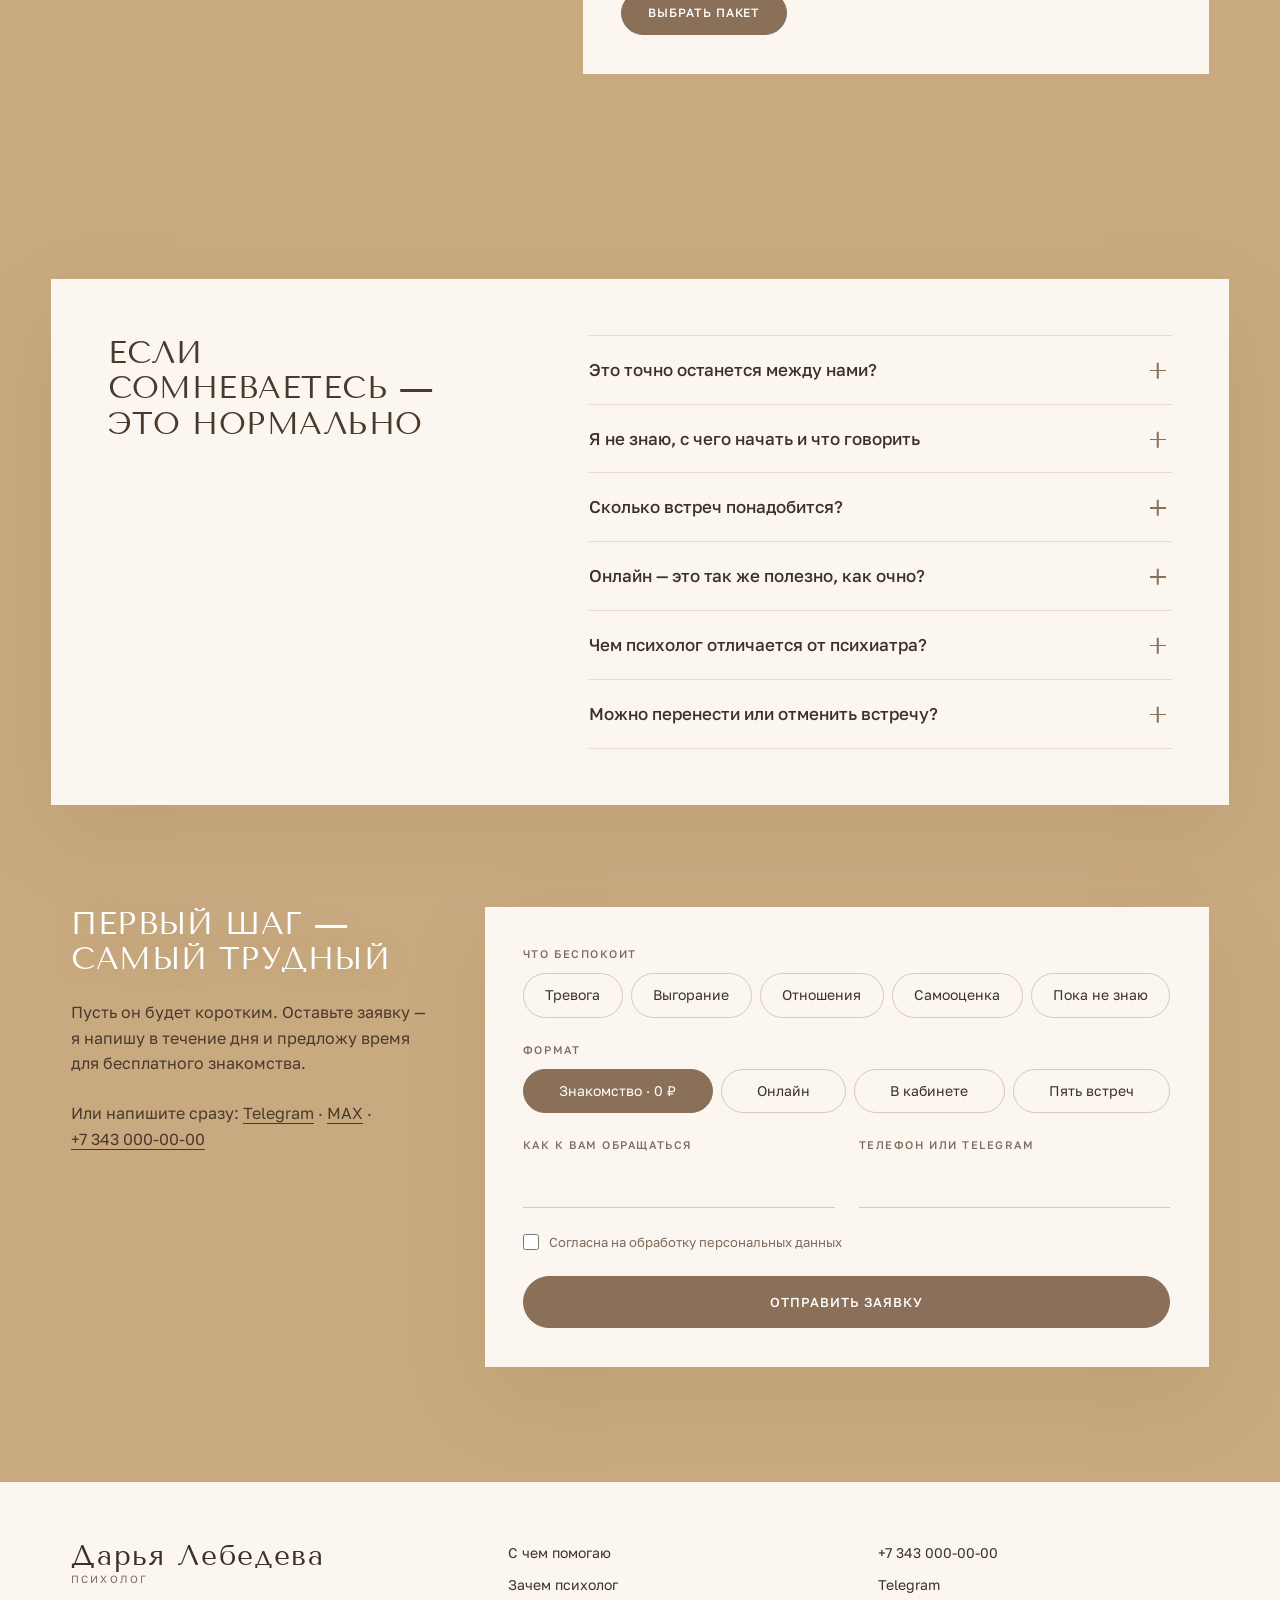
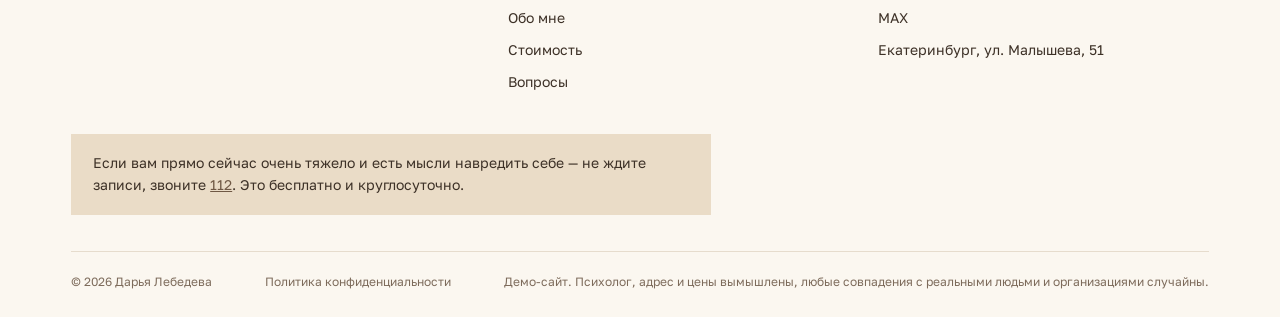
<file: demo/psiholog/index.html>
<!doctype html>
<html lang="ru">
<head>
<meta charset="utf-8">
<meta name="viewport" content="width=device-width, initial-scale=1">
<title>Дарья Лебедева — психолог для женщин, онлайн и в Екатеринбурге</title>
<meta name="description" content="Психолог Дарья Лебедева. Тревога, выгорание, отношения, самооценка. Онлайн и очно в Екатеринбурге. Первая встреча 20 минут — бесплатно.">
<link rel="stylesheet" href="fonts/fonts.css">
<link rel="stylesheet" href="css/style.css?v=46">
<link rel="stylesheet" href="css/sections.css?v=46">
<script>document.documentElement.classList.add("js")</script>
</head>
<body>

<!-- ===== Шапка: логотип по центру, ниже — меню и контакты (как у «Культуры Маникюра») ===== -->
<header class="head">
  <a class="logo" href="#top" aria-label="Дарья Лебедева, психолог — на главную">
    <span class="logo__name">Дарья Лебедева</span>
    <span class="logo__sub">психолог · онлайн и в Екатеринбурге</span>
  </a>
</header>

<!-- строка меню закрепляется сверху при прокрутке; маленькое имя слева появляется, когда большое уехало -->
<div class="head__row" id="bar">
  <div class="head__inner">
    <a class="mini-logo" href="#top" tabindex="-1" aria-hidden="true">Дарья Лебедева</a>
    <nav class="nav" aria-label="Разделы">
      <a href="#help">С чем помогаю</a>
      <a href="#about">Обо мне</a>
      <a href="#price">Стоимость</a>
      <a href="#faq">Вопросы</a>
      <a href="#book">Запись</a>
    </nav>
    <div class="head__contacts">
      <a class="ico" href="#" data-demo aria-label="Telegram"><svg viewBox="0 0 24 24"><path d="M21.5 4.3 2.9 11.5c-1 .4-1 1.6.1 1.9l4.6 1.4 1.8 5.6c.2.7 1.1.9 1.6.4l2.6-2.4 4.8 3.5c.6.4 1.4.1 1.6-.6l3-15.6c.2-.9-.7-1.7-1.5-1.4ZM9.8 14.6l-.4 3.6-1.3-4.2 9.7-6.2-8 6.8Z"/></svg></a>
      <a class="ico" href="#" data-demo aria-label="MAX"><svg viewBox="0 0 24 24"><path d="M12 2.5a9.5 9.5 0 0 0-8.2 14.3L2.6 21l4.3-1.1A9.5 9.5 0 1 0 12 2.5Zm-3.4 12.9V8.6h1.5l1.9 3 1.9-3h1.5v6.8h-1.6v-4.2l-1.8 2.8-1.8-2.8v4.2H8.6Z"/></svg></a>
      <span class="head__line" aria-hidden="true"></span>
      <a class="head__phone" href="tel:+73430000000">+7 343 000-00-00</a>
      <a class="btn btn--small bar__btn" href="#book">Записаться</a>
    </div>
    <button class="burger" aria-label="Меню" aria-expanded="false"><i></i><i></i><i></i></button>
  </div>
</div>

<main id="top">

<!-- ===== 1. Первый экран ===== -->
<section class="hero">
  <div class="hero__photo">
    <img src="img3/hero.webp" alt="Психолог Дарья Лебедева в очках и светлом костюме, смотрит в камеру и улыбается" fetchpriority="high">
  </div>
  <h1 class="hero__title"><span>Искусство</span> <span>жить</span> <span>легко</span></h1>
  <div class="hero__side">
    <p class="hero__text">Помогаю женщинам выбраться из тревоги и усталости и снова почувствовать вкус к жизни — без вечных «надо» и «должна».</p>
    <a class="btn" href="#book">Записаться на встречу</a>
    <p class="hero__note">Первые 20 минут — бесплатно</p>
  </div>
</section>

<!-- круглая кнопка записи справа, как у референса -->
<a class="bubble" href="#book" aria-label="Онлайн-запись">Онлайн<br>запись</a>

<!-- ===== 2. С чем помогаю — светлая карточка с вкладками ===== -->
<section class="help" id="help">
  <div class="card">
    <div class="card__head">
      <h2 class="card__title">Место, где можно<br>выдохнуть</h2>
      <p class="card__lead">К психологу приходят не потому, что «сломались». А потому, что устали справляться в одиночку. Выберите, что откликается:</p>
    </div>

    <div class="tabs" role="tablist" aria-label="С чем помогаю">
      <button role="tab" id="tab-1" aria-controls="p-1" aria-selected="true">Тревога</button>
      <button role="tab" id="tab-2" aria-controls="p-2" aria-selected="false" tabindex="-1">Выгорание</button>
      <button role="tab" id="tab-3" aria-controls="p-3" aria-selected="false" tabindex="-1">Отношения</button>
      <button role="tab" id="tab-4" aria-controls="p-4" aria-selected="false" tabindex="-1">Самооценка</button>
    </div>

    <div class="panels">
      <article class="panel is-active" role="tabpanel" id="p-1" aria-labelledby="tab-1">
        <div class="panel__text">
          <p class="panel__num">01 / 04</p>
          <h3>Тревога</h3>
          <p class="panel__quote">«Всё время жду, что случится что-то плохое — и не могу расслабиться»</p>
          <p>Тревога выматывает сильнее работы. Разберёмся, откуда она берётся, и научимся её успокаивать — без «просто не думай об этом».</p>
          <ul class="panel__list">
            <li>Станет тише в голове, уйдёт прокручивание мыслей по ночам</li>
            <li>Появятся способы быстро успокоиться в моменте</li>
            <li>Вернётся ощущение, что жизнь под контролем</li>
          </ul>
          <p class="panel__price">от 4 000 ₽ <span>· 50 минут</span></p>
          <div class="panel__btns"><a class="btn btn--small" href="#book" data-topic="Тревога">Записаться</a><button class="btn btn--ghost btn--small" data-demo>Подробнее</button></div>
        </div>
        <figure class="panel__pic"><img src="img3/t-trevoga.webp" alt="Дарья задумчиво слушает, подперев подбородок рукой"></figure>
      </article>

      <article class="panel" role="tabpanel" id="p-2" aria-labelledby="tab-2" hidden>
        <div class="panel__text">
          <p class="panel__num">02 / 04</p>
          <h3>Выгорание</h3>
          <p class="panel__quote">«Сил нет даже на то, что раньше радовало»</p>
          <p>Когда вы всё время отдаёте — на работе, дома, близким — внутри становится пусто. Найдём, куда утекает энергия, и вернём то, что наполняет.</p>
          <ul class="panel__list">
            <li>Научитесь отдыхать без чувства вины</li>
            <li>Появятся силы и желания — не только «надо»</li>
            <li>Получится говорить «нет» и не чувствовать себя плохой</li>
          </ul>
          <p class="panel__price">от 4 000 ₽ <span>· 50 минут</span></p>
          <div class="panel__btns"><a class="btn btn--small" href="#book" data-topic="Выгорание">Записаться</a><button class="btn btn--ghost btn--small" data-demo>Подробнее</button></div>
        </div>
        <figure class="panel__pic"><img src="img3/t-vygoranie.webp" alt="Дарья сидит в кресле, обняв колено"></figure>
      </article>

      <article class="panel" role="tabpanel" id="p-3" aria-labelledby="tab-3" hidden>
        <div class="panel__text">
          <p class="panel__num">03 / 04</p>
          <h3>Отношения</h3>
          <p class="panel__quote">«Мы будто говорим на разных языках»</p>
          <p>С партнёром, мамой, взрослыми детьми. Поймём, почему одни и те же ссоры повторяются, и научимся говорить о важном так, чтобы вас слышали.</p>
          <ul class="panel__list">
            <li>Меньше обид и ссор на ровном месте</li>
            <li>Получится говорить о своих желаниях прямо</li>
            <li>Можно прийти одной или вдвоём</li>
          </ul>
          <p class="panel__price">от 4 000 ₽ <span>· 50 минут</span></p>
          <div class="panel__btns"><a class="btn btn--small" href="#book" data-topic="Отношения">Записаться</a><button class="btn btn--ghost btn--small" data-demo>Подробнее</button></div>
        </div>
        <figure class="panel__pic"><img src="img3/t-otnosheniya.webp" alt="Дарья стоит у шторы, рука на поясе"></figure>
      </article>

      <article class="panel" role="tabpanel" id="p-4" aria-labelledby="tab-4" hidden>
        <div class="panel__text">
          <p class="panel__num">04 / 04</p>
          <h3>Самооценка</h3>
          <p class="panel__quote">«Всё время кажется, что я недостаточно хороша»</p>
          <p>Внутренний критик звучит громче всех похвал. Поймём, чей это голос, и научимся относиться к себе теплее — и при этом расти.</p>
          <ul class="panel__list">
            <li>Перестанете сравнивать себя с другими</li>
            <li>Появится опора внутри, а не в чужих оценках</li>
            <li>Решения будут даваться легче</li>
          </ul>
          <p class="panel__price">от 4 000 ₽ <span>· 50 минут</span></p>
          <div class="panel__btns"><a class="btn btn--small" href="#book" data-topic="Самооценка">Записаться</a><button class="btn btn--ghost btn--small" data-demo>Подробнее</button></div>
        </div>
        <figure class="panel__pic"><img src="img3/t-samoocenka.webp" alt="Портрет Дарьи крупным планом"></figure>
      </article>
    </div>
  </div>
</section>

<!-- ===== 3. Зачем идти к психологу — суть ===== -->
<section class="why" id="why">
  <div class="wrap why__grid">
    <div class="why__pic"><img src="img3/why.webp" alt="Дарья улыбается, сидя в кресле" loading="lazy"></div>
    <div class="why__text">
      <p class="eyebrow">Зачем идти к психологу</p>
      <h2 class="big-title">Подруга выслушает.<br>Психолог поможет<br>разобраться.</h2>
      <p class="why__intro">Прийти к психологу — не значит «со мной что-то не так». Это как прийти к тренеру: можно заниматься самой, но со специалистом — быстрее, бережнее и без травм.</p>
      <ol class="why__list">
        <li><span>01</span><div><h3>Взгляд со стороны, без оценок</h3><p>Близкие любят нас и поэтому советуют «как лучше для них». У меня нет своего интереса в вашей жизни — только ваш.</p></div></li>
        <li><span>02</span><div><h3>Не советы, а понимание</h3><p>«Отдохни» и «не накручивай» вы знаете и так. Мы найдём, почему не получается, — и что сработает именно у вас.</p></div></li>
        <li><span>03</span><div><h3>Место, где можно не быть сильной</h3><p>Не нужно держать лицо и беречь чужие чувства. Всё сказанное остаётся между нами.</p></div></li>
        <li><span>04</span><div><h3>Изменения, которые остаются</h3><p>Моя цель — чтобы я стала вам не нужна. Вы уйдёте с навыками, которые работают и без меня.</p></div></li>
      </ol>
    </div>
  </div>
  <div class="wrap">
    <div class="signs" id="signs">
      <div class="signs__head">
        <p class="eyebrow">Проверьте себя</p>
        <h3 class="signs__title">Когда пора прийти<br>к психологу</h3>
        <p class="signs__hint">Отметьте то, что совпадает с вами:</p>
      </div>
      <ul class="signs__list">
        <li><button type="button" aria-pressed="false"><i aria-hidden="true"></i><span>Плохое настроение не уходит дольше двух недель</span></button></li>
        <li><button type="button" aria-pressed="false"><i aria-hidden="true"></i><span>Тяжело спать, работать или общаться с близкими</span></button></li>
        <li><button type="button" aria-pressed="false"><i aria-hidden="true"></i><span>Вы ходите по кругу и не видите выхода</span></button></li>
        <li><button type="button" aria-pressed="false"><i aria-hidden="true"></i><span>Хочется перемен, но непонятно, каких</span></button></li>
      </ul>
      <div class="signs__foot">
        <p class="signs__note" id="signsNote" aria-live="polite">Даже одно совпадение — уже повод. Не обязательно ждать, «пока станет совсем плохо».</p>
        <a class="btn" href="#book">Записаться на знакомство</a>
      </div>
    </div>
  </div>
</section>

<!-- ===== 5. Обо мне — тауповая полоса с круглым фото (как «Культура лучших мастеров») ===== -->
<section class="about" id="about">
  <div class="wrap about__grid">
    <div class="about__text">
      <h2 class="cap-title cap-title--light">Обо мне</h2>
      <p class="about__lead">Я Дарья Лебедева, клинический психолог. 15 лет помогаю женщинам справляться с тревогой, выгоранием и сложностями в отношениях.</p>
      <p>Работаю в когнитивно-поведенческом подходе — это научный метод с понятными шагами. Вместе находим мысли и привычки, которые держат вас в замкнутом круге, и пробуем новые. На первой встрече договоримся о цели и будем сверяться, приближаемся ли мы к ней.</p>
      <p>Регулярно разбираю свою работу с более опытным коллегой (это называется супервизия) — так консультации остаются качественными и безопасными для вас.</p>
      <dl class="facts">
        <div><dt>15 лет</dt><dd>практики</dd></div>
        <div><dt>2 000+</dt><dd>консультаций</dd></div>
        <div><dt>УрФУ</dt><dd>клиническая психология</dd></div>
      </dl>
    </div>
    <div class="about__pic"><img src="img3/about.webp" alt="Психолог Дарья Лебедева смотрит в камеру" loading="lazy"></div>
  </div>
</section>

<!-- ===== 4. Где проходят встречи (как «Культура комфортных пространств») ===== -->
<section class="places" id="places">
  <div class="wrap places__grid">
    <div class="places__head">
      <h2 class="cap-title">Там, где<br>вам спокойно</h2>
      <p>Встречаемся в кабинете в центре Екатеринбурга или по видеосвязи из любой точки мира. Работает одинаково хорошо — выбирайте, как удобнее.</p>
    </div>
    <article class="place">
      <p class="place__note">Чай, плед и никакой спешки. Пять минут от метро «Площадь 1905 года».</p>
      <div class="place__pic"><img src="img3/kabinet.webp" alt="Дарья в кабинете, сидит в кожаном кресле" loading="lazy"></div>
      <h3>Кабинет<br>на Малышева, 51</h3>
    </article>
    <article class="place place--low">
      <p class="place__note">Нужны только наушники и место, где вас не услышат. Можно даже из машины.</p>
      <div class="place__pic"><img src="img3/online.webp" alt="Дарья улыбается и смотрит в камеру" loading="lazy"></div>
      <h3>Онлайн<br>из любой страны</h3>
    </article>
  </div>
</section>

<!-- ===== 6. Как всё устроено — «таблетки» с номерами (как HOW IT WORKS у The Modern Muse) ===== -->
<section class="steps" id="steps">
  <div class="wrap">
    <h2 class="center-title">Как всё устроено</h2>
    <ol class="steps__list">
      <li><b>01.</b><div class="pill"><h3>Вы оставляете заявку</h3><p>Можно в двух словах — или просто «хочу записаться».</p></div></li>
      <li><b>02.</b><div class="pill"><h3>Знакомимся, 20 минут</h3><p>Бесплатно, по видео. Решите, комфортно ли вам со мной.</p></div></li>
      <li><b>03.</b><div class="pill"><h3>Встречаемся раз в неделю</h3><p>По 50 минут. Если не подходим друг другу — подскажу, к кому обратиться.</p></div></li>
    </ol>
  </div>
</section>

<!-- ===== 7. Стоимость — фото + две светлые карточки ===== -->
<section class="price" id="price">
  <div class="wrap price__grid">
    <div class="price__pic"><img src="img3/price.webp" alt="Дарья опирается на спинку кресла и смотрит в камеру" loading="lazy"></div>
    <div class="price__cards">
      <h2 class="cap-title">Стоимость</h2>
      <article class="offer">
        <h3>Одна встреча</h3>
        <p>Чтобы разобраться с конкретной ситуацией или просто попробовать. 50 минут.</p>
        <ul class="offer__rows">
          <li><span>Знакомство, 20 минут</span><b>бесплатно</b></li>
          <li><span>Консультация онлайн</span><b>4 000 ₽</b></li>
          <li><span>Консультация в кабинете</span><b>4 500 ₽</b></li>
        </ul>
        <a class="btn btn--small" href="#book" data-format="Онлайн">Записаться</a>
      </article>
      <article class="offer">
        <h3>Пять встреч</h3>
        <p>Для тех, кто готов к работе: за пять встреч обычно уже заметны изменения. Встречи раз в неделю.</p>
        <ul class="offer__rows">
          <li><span>5 консультаций онлайн</span><b>18 000 ₽</b></li>
          <li><span>Экономия</span><b>2 000 ₽</b></li>
        </ul>
        <a class="btn btn--small" href="#book" data-format="Пять встреч">Выбрать пакет</a>
      </article>
    </div>
  </div>
</section>

<!-- ===== 8. Вопросы ===== -->
<section class="faq" id="faq">
  <div class="card card--faq">
    <h2 class="card__title">Если сомневаетесь&nbsp;—<br>это нормально</h2>
    <div class="faq__list">
      <details><summary>Это точно останется между нами?</summary><p>Да. Я никому не рассказываю о клиентах — ни родственникам, ни работодателю. Исключение одно: угроза жизни, и о нём мы говорим заранее.</p></details>
      <details><summary>Я не знаю, с чего начать и что говорить</summary><p>Это моя задача. Достаточно прийти и сказать «мне плохо» или «не понимаю, что со мной». Дальше я буду задавать вопросы.</p></details>
      <details><summary>Сколько встреч понадобится?</summary><p>С конкретной ситуацией часто хватает 5–10 встреч, с давними трудностями работаем дольше. На знакомстве скажу примерно, а дальше будем сверяться.</p></details>
      <details><summary>Онлайн — это так же полезно, как очно?</summary><p>Исследования говорят, что да. Многим даже легче: дома спокойнее, а время на дорогу не тратится.</p></details>
      <details><summary>Чем психолог отличается от психиатра?</summary><p>Психиатр — врач: ставит диагнозы и назначает лекарства. Психолог работает разговором и упражнениями. Если увижу, что нужна помощь врача, скажу прямо и подскажу, к кому обратиться.</p></details>
      <details><summary>Можно перенести или отменить встречу?</summary><p>Да, бесплатно — если предупредите за сутки.</p></details>
    </div>
  </div>
</section>

<!-- ===== 9. Запись ===== -->
<section class="book" id="book">
  <div class="wrap book__grid">
    <div class="book__head">
      <h2 class="cap-title"><span class="nowrap">Первый шаг&nbsp;—</span><br><span class="nowrap">самый трудный</span></h2>
      <p>Пусть он будет коротким. Оставьте заявку — я напишу в течение дня и предложу время для бесплатного знакомства.</p>
      <p class="book__alt">Или напишите сразу: <a href="#" data-demo>Telegram</a> · <a href="#" data-demo>MAX</a> · <a href="tel:+73430000000">+7 343 000-00-00</a></p>
    </div>
    <form class="form" id="form" novalidate>
      <fieldset>
        <legend>Что беспокоит</legend>
        <div class="chips" id="topicChips">
          <label><input type="checkbox" name="topic" value="Тревога"><span>Тревога</span></label>
          <label><input type="checkbox" name="topic" value="Выгорание"><span>Выгорание</span></label>
          <label><input type="checkbox" name="topic" value="Отношения"><span>Отношения</span></label>
          <label><input type="checkbox" name="topic" value="Самооценка"><span>Самооценка</span></label>
          <label><input type="checkbox" name="topic" value="Пока не знаю"><span>Пока не знаю</span></label>
        </div>
      </fieldset>
      <fieldset>
        <legend>Формат</legend>
        <div class="chips" id="formatChips">
          <label><input type="radio" name="format" value="Знакомство" checked><span>Знакомство · 0 ₽</span></label>
          <label><input type="radio" name="format" value="Онлайн"><span>Онлайн</span></label>
          <label><input type="radio" name="format" value="Кабинет"><span>В кабинете</span></label>
          <label><input type="radio" name="format" value="Пять встреч"><span>Пять встреч</span></label>
        </div>
      </fieldset>
      <div class="form__row">
        <label class="field"><span>Как к вам обращаться</span><input name="name" autocomplete="given-name" required></label>
        <label class="field"><span>Телефон или Telegram</span><input name="contact" required></label>
      </div>
      <label class="agree"><input type="checkbox" required><span>Согласна на обработку персональных данных</span></label>
      <button class="btn btn--wide" type="submit">Отправить заявку</button>
      <p class="form__msg" id="formMsg" role="status"></p>
    </form>
  </div>
</section>


</main>

<footer class="foot">
  <div class="wrap">
    <div class="foot__top">
      <a class="logo logo--foot" href="#top"><span class="logo__name">Дарья Лебедева</span><span class="logo__sub">психолог</span></a>
      <nav class="foot__nav" aria-label="Разделы в подвале">
        <a href="#help">С чем помогаю</a><a href="#why">Зачем психолог</a><a href="#about">Обо мне</a><a href="#price">Стоимость</a><a href="#faq">Вопросы</a>
      </nav>
      <div class="foot__contacts">
        <a href="tel:+73430000000">+7 343 000-00-00</a>
        <a href="#" data-demo>Telegram</a>
        <a href="#" data-demo>MAX</a>
        <span>Екатеринбург, ул. Малышева, 51</span>
      </div>
    </div>
    <p class="foot__sos">Если вам прямо сейчас очень тяжело и есть мысли навредить себе — не ждите записи, звоните <a href="tel:112">112</a>. Это бесплатно и круглосуточно.</p>
    <div class="foot__bottom"><span>© 2026 Дарья Лебедева</span><a href="#" data-demo>Политика конфиденциальности</a><span>Демо-сайт. Психолог, адрес и цены вымышлены, любые совпадения с реальными людьми и организациями случайны.</span></div>
  </div>
</footer>

<div class="toast" id="toast" role="status"></div>
<script src="js/main.js?v=46"></script>
</body>
</html>
</file>
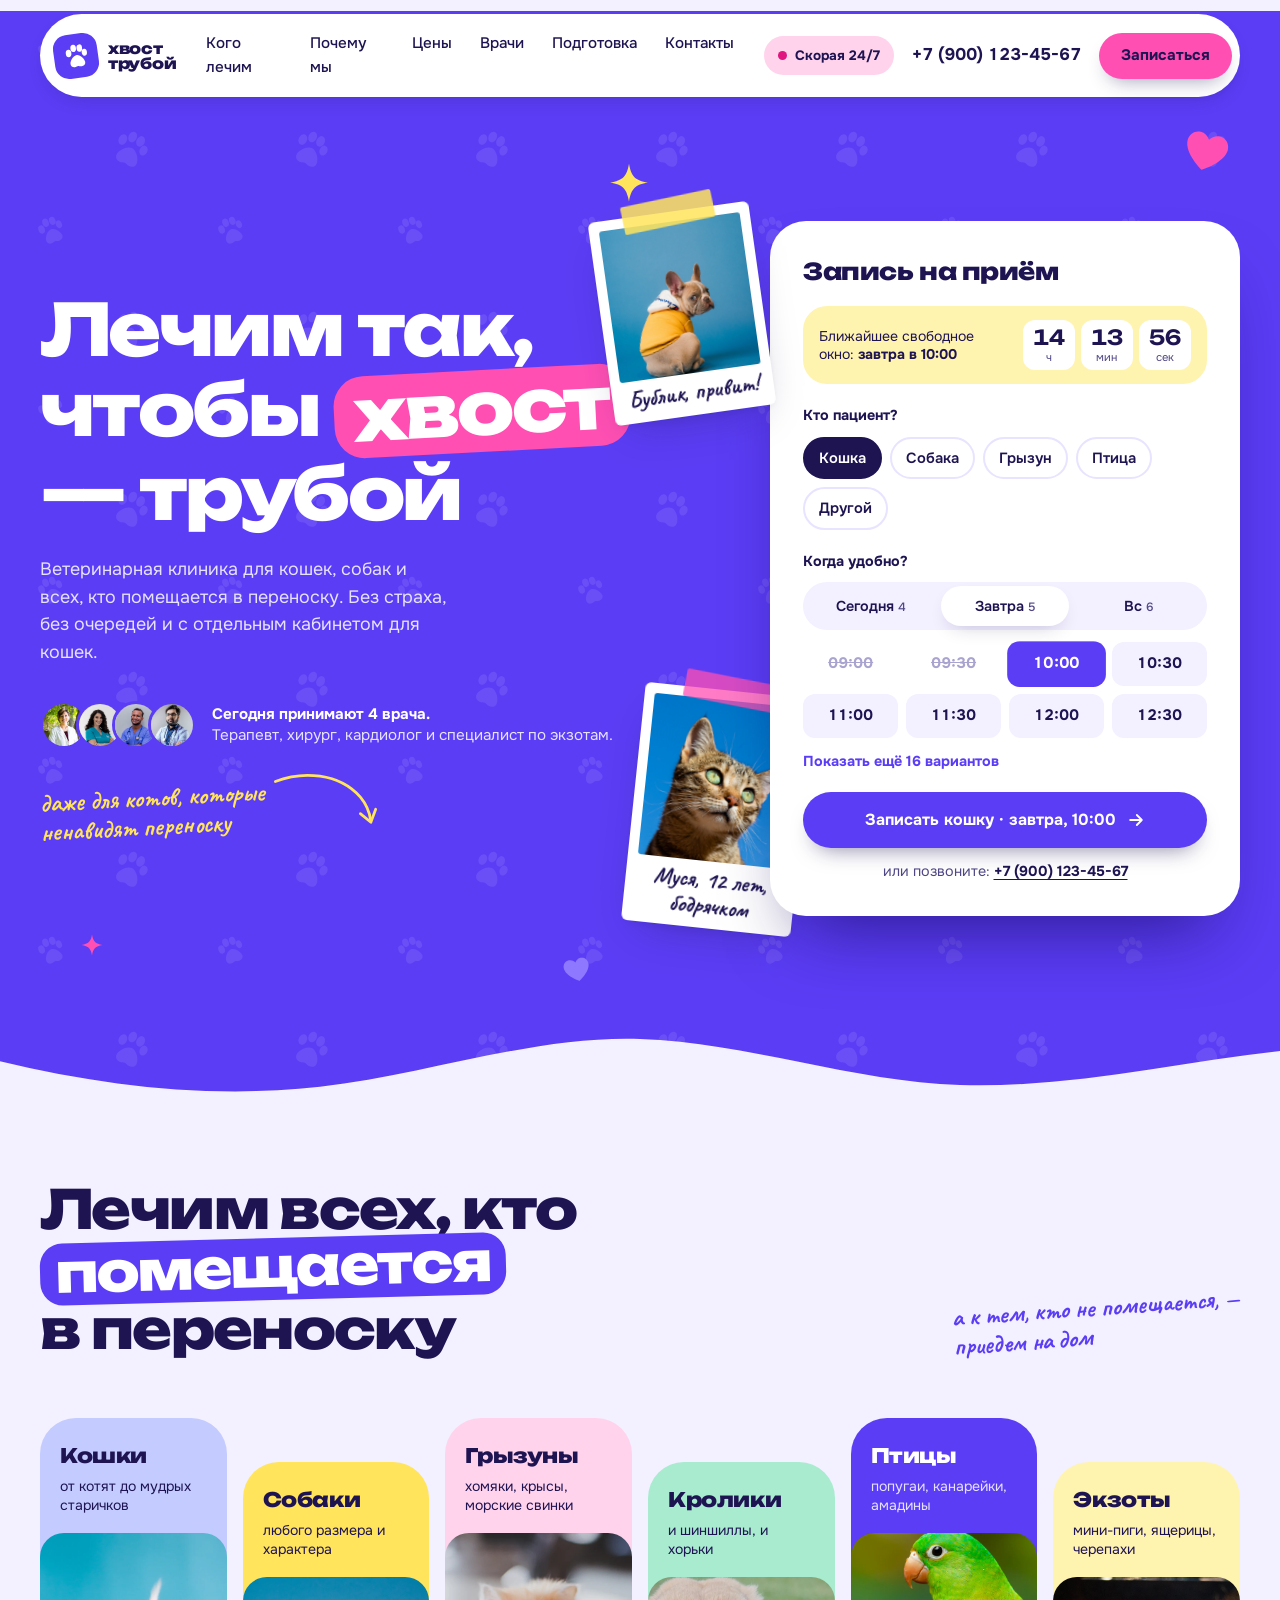
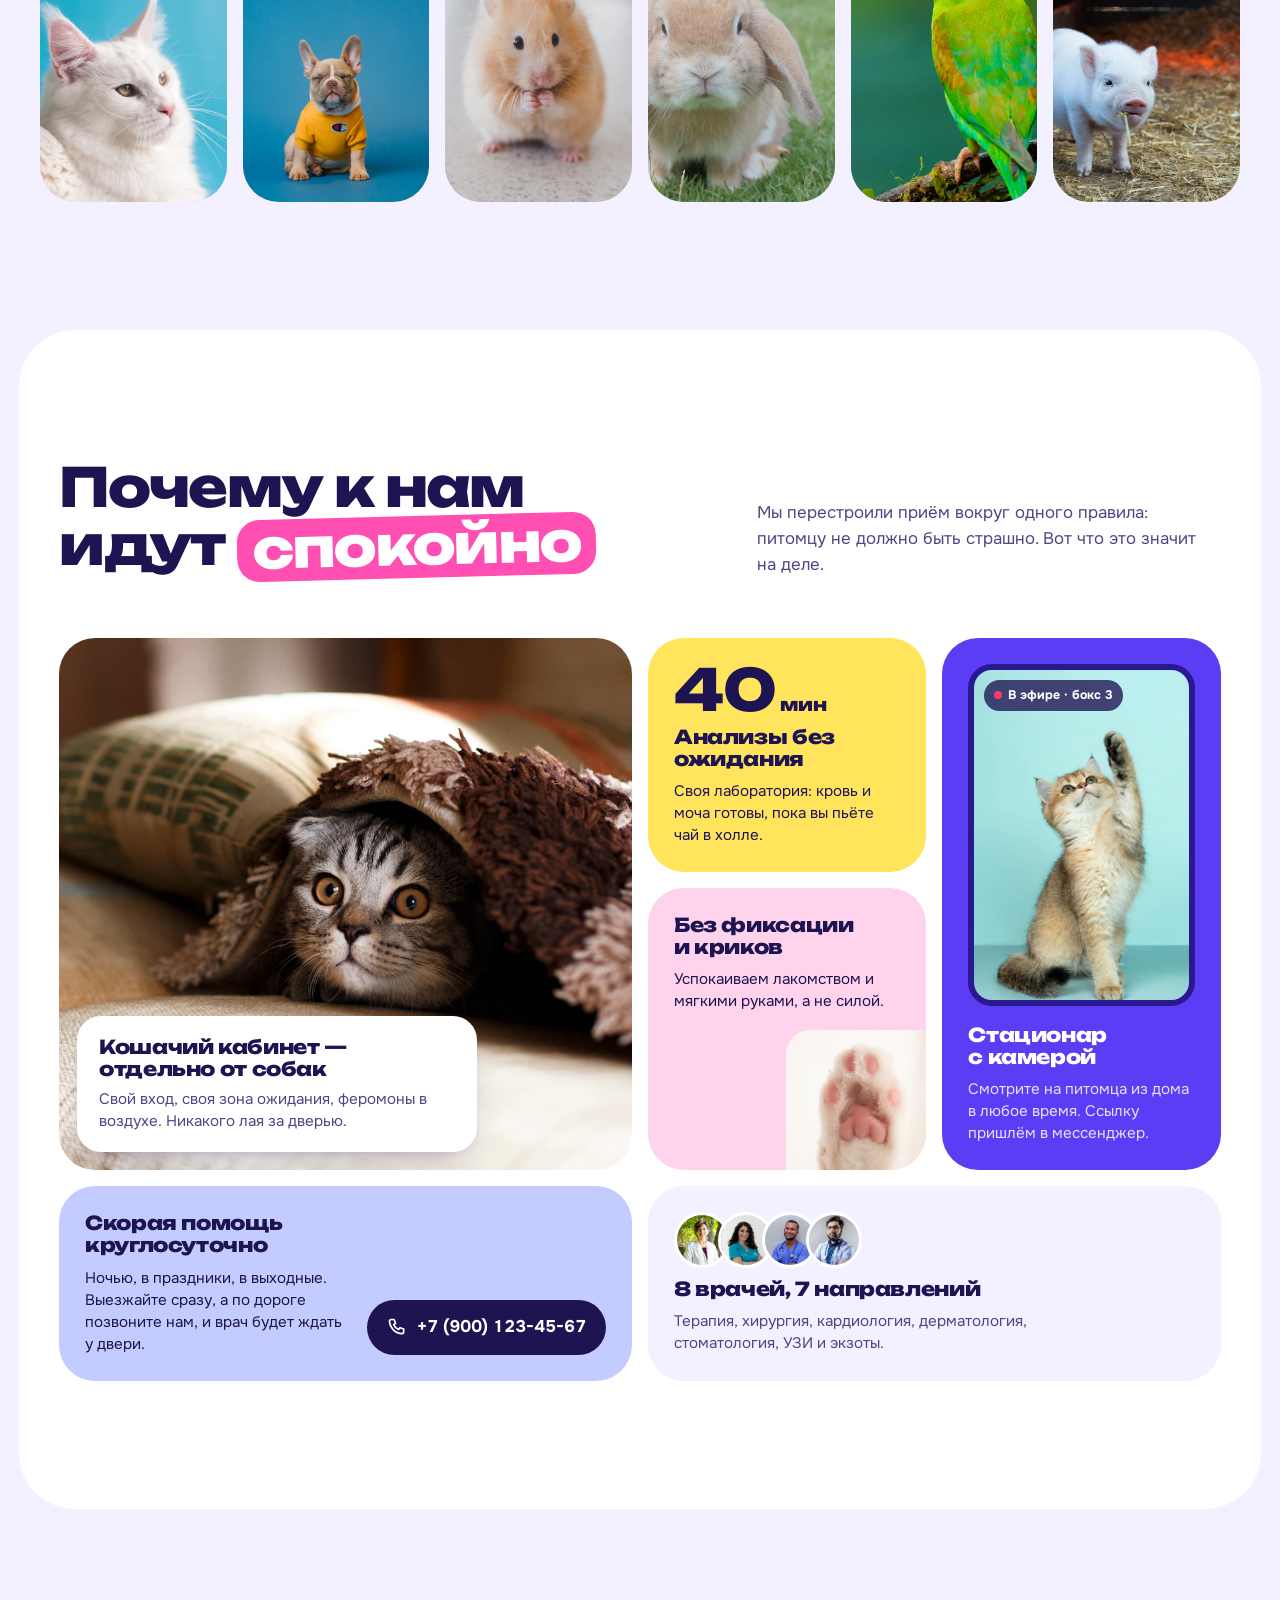
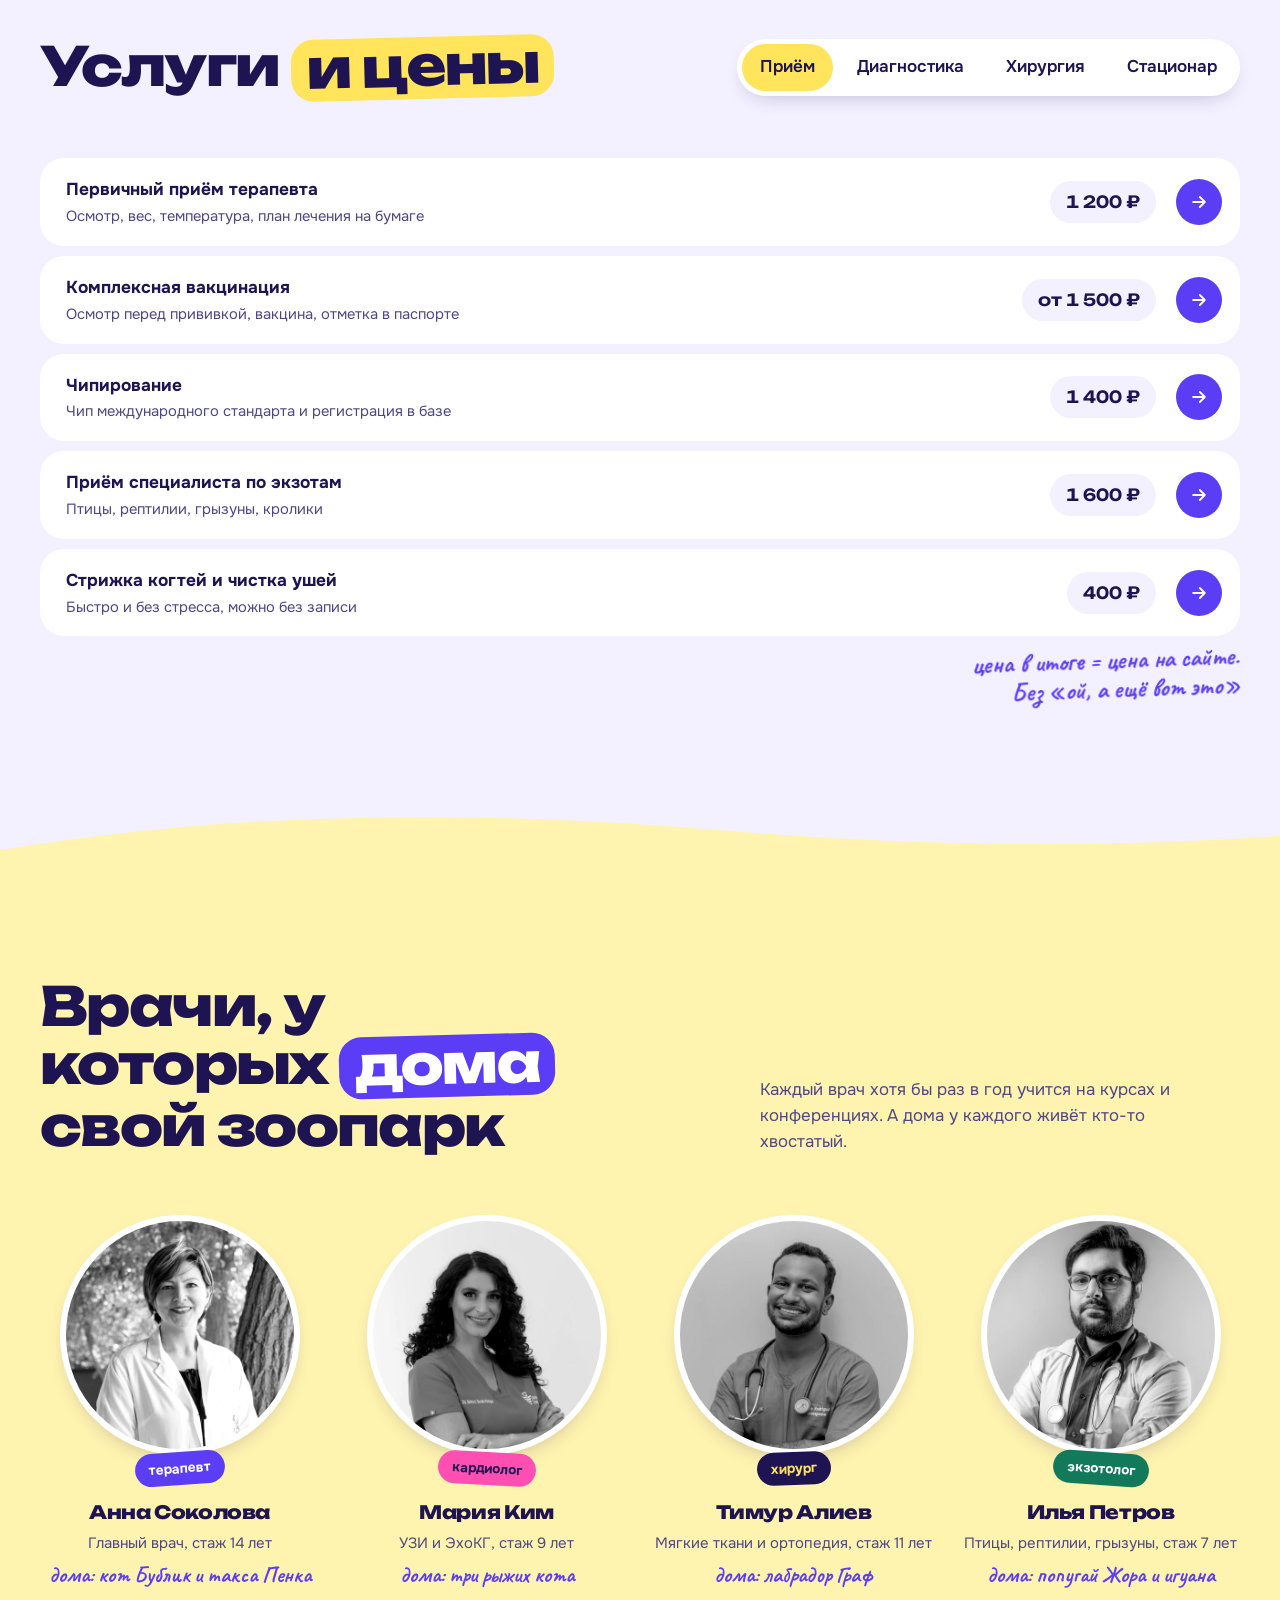
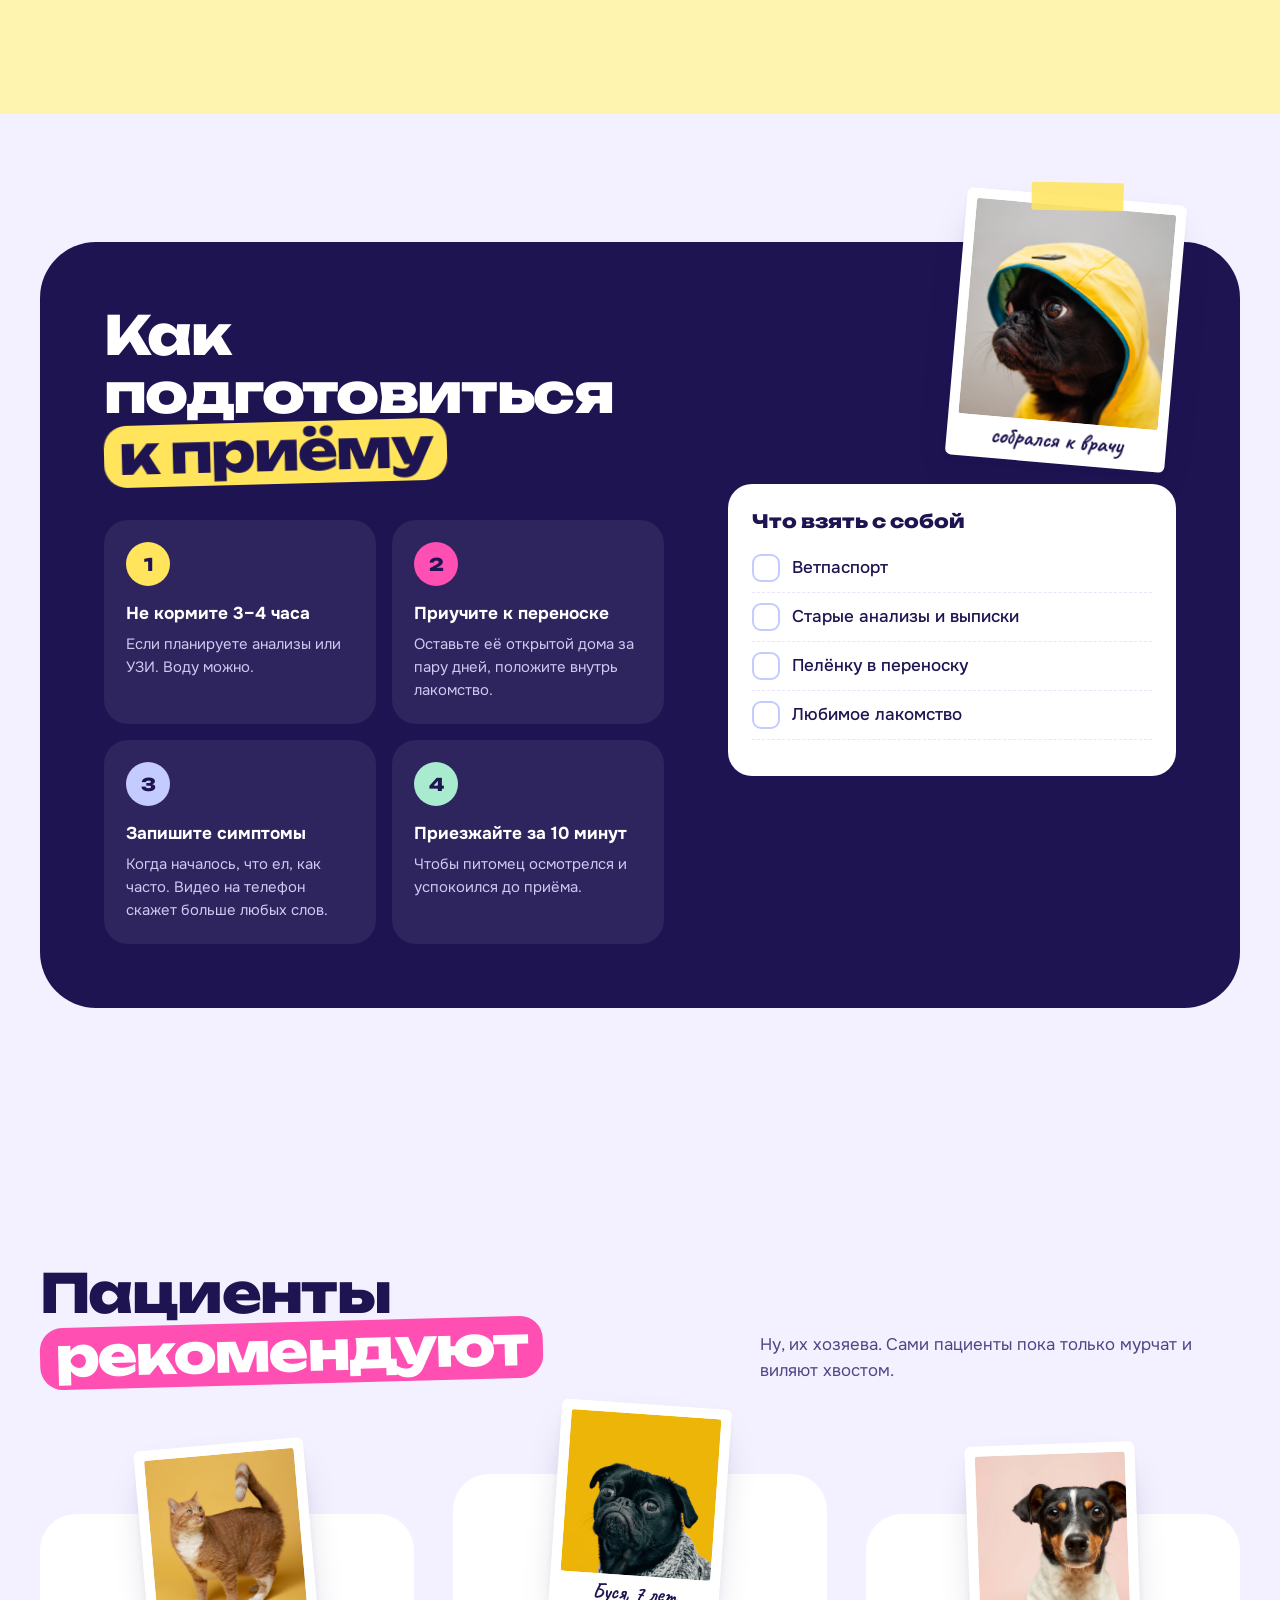
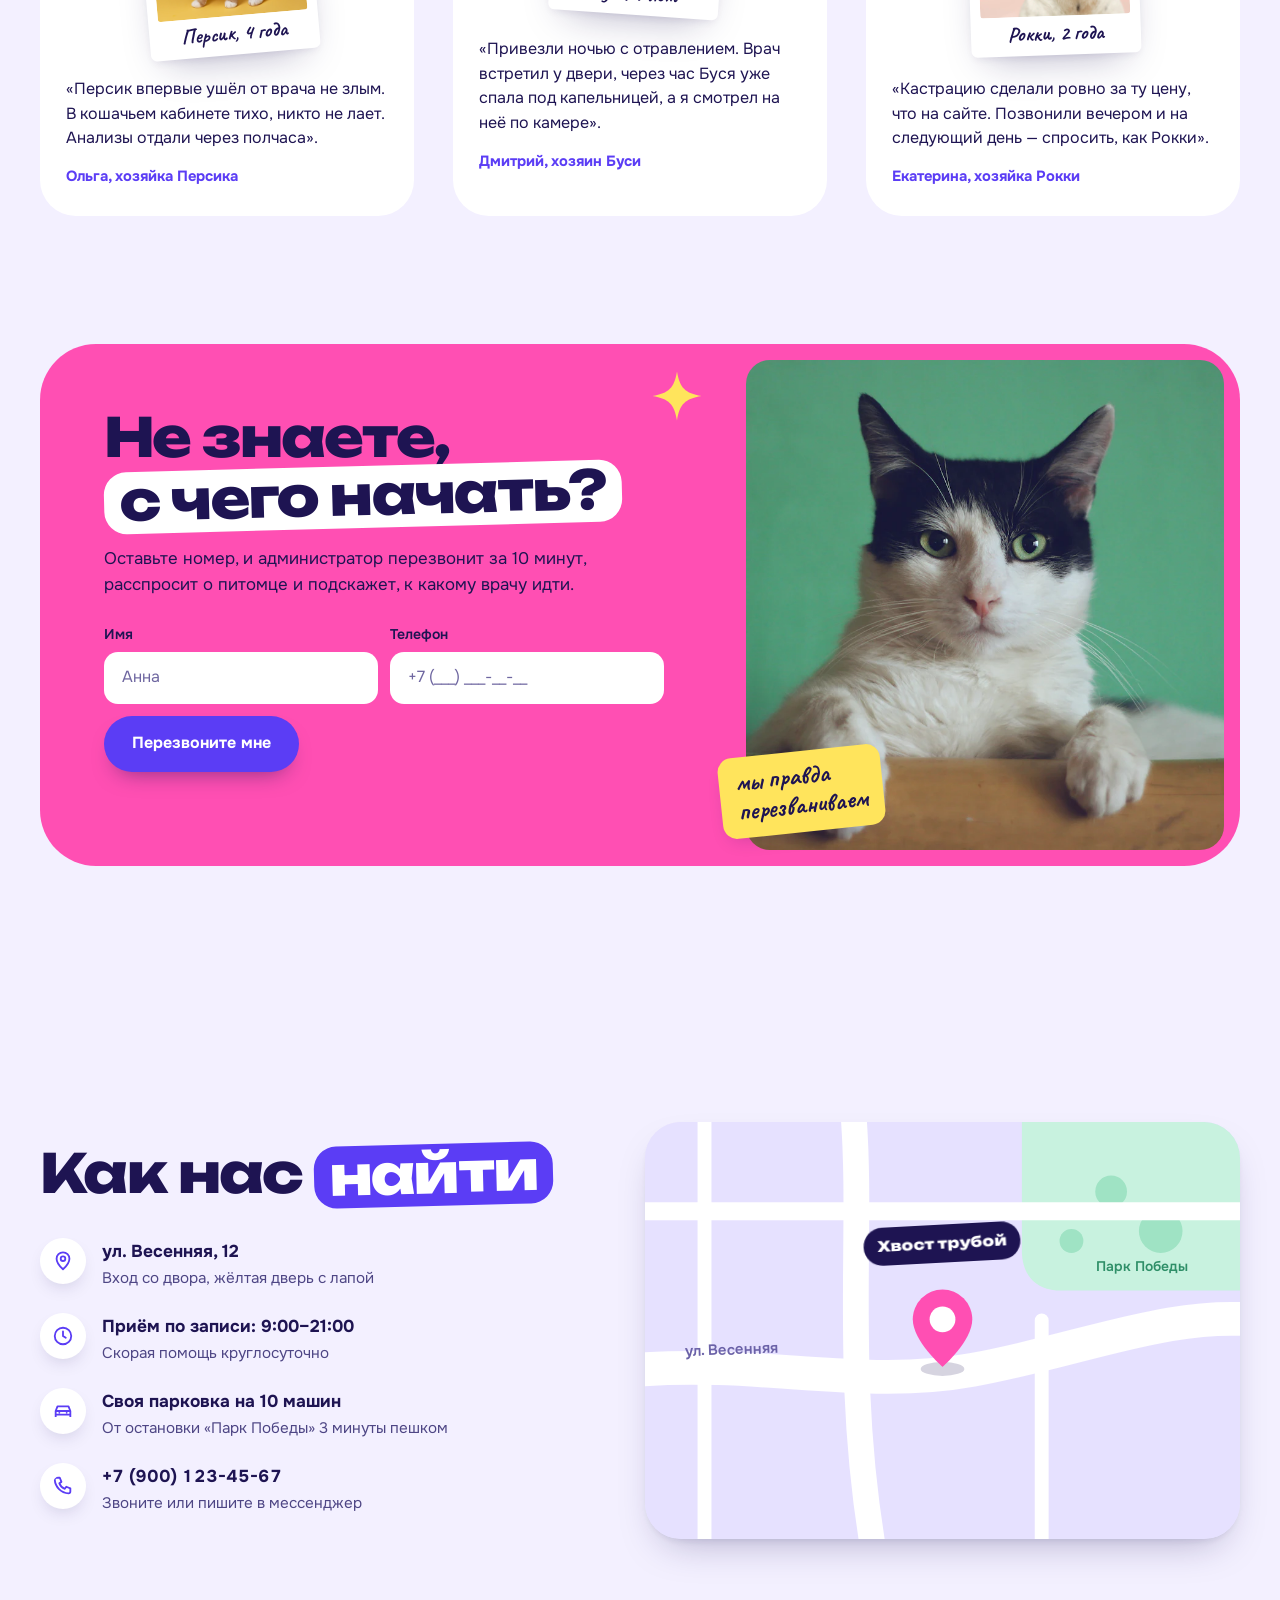
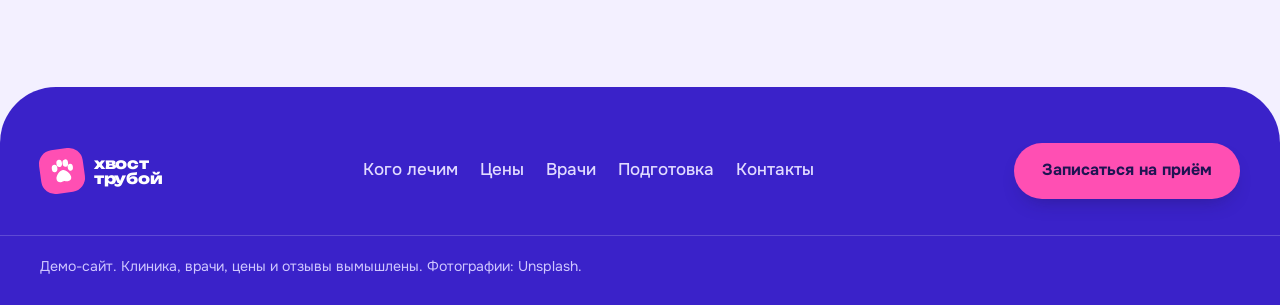
<file: demo/vet-klinika/index.html>
<!doctype html>
<html lang="ru">
<head>
  <meta charset="utf-8">
  <meta name="viewport" content="width=device-width, initial-scale=1">
  <title>Хвост трубой — ветеринарная клиника</title>
  <meta name="description" content="Ветеринарная клиника «Хвост трубой»: спокойный приём без страха, отдельный кошачий кабинет, своя лаборатория и скорая помощь 24/7. Запись онлайн за минуту.">
  <meta name="theme-color" content="#5B3DF5">
  <link rel="stylesheet" href="fonts/fonts.css">
  <link rel="stylesheet" href="css/style.css">
</head>
<body>

<svg width="0" height="0" style="position:absolute" aria-hidden="true">
  <defs>
    <symbol id="i-paw" viewBox="0 0 32 32"><ellipse cx="8" cy="12" rx="3.2" ry="4.2"/><ellipse cx="14" cy="7" rx="3.2" ry="4.2"/><ellipse cx="21" cy="7.5" rx="3.2" ry="4.2"/><ellipse cx="26" cy="13" rx="3" ry="4"/><path d="M17 15c4 0 8.5 5.6 8.5 9.3 0 3-2.4 4.2-4.6 4.2-1.8 0-2.6-.9-3.9-.9s-2.3.9-4.1.9c-2.2 0-4.4-1.3-4.4-4.2C8.5 20.6 13 15 17 15z"/></symbol>
    <symbol id="i-phone" viewBox="0 0 24 24"><path fill="none" stroke="currentColor" stroke-width="2" stroke-linecap="round" stroke-linejoin="round" d="M5 3h3.5l1.8 4.5-2.3 1.6a11 11 0 0 0 6 6l1.6-2.3L20 14.5V18a2 2 0 0 1-2 2A16 16 0 0 1 3 5a2 2 0 0 1 2-2z"/></symbol>
    <symbol id="i-arrow" viewBox="0 0 24 24"><path fill="none" stroke="currentColor" stroke-width="2.2" stroke-linecap="round" stroke-linejoin="round" d="M5 12h14M13 6l6 6-6 6"/></symbol>
    <symbol id="i-back" viewBox="0 0 24 24"><path fill="none" stroke="currentColor" stroke-width="2.2" stroke-linecap="round" stroke-linejoin="round" d="M19 12H5M11 18l-6-6 6-6"/></symbol>
    <symbol id="i-check" viewBox="0 0 24 24"><path fill="none" stroke="currentColor" stroke-width="3" stroke-linecap="round" stroke-linejoin="round" d="M5 12.5l4.5 4.5L19 7.5"/></symbol>
    <symbol id="i-pin" viewBox="0 0 24 24"><path fill="none" stroke="currentColor" stroke-width="2" stroke-linejoin="round" d="M12 21s-7-6.2-7-11.5a7 7 0 0 1 14 0C19 14.8 12 21 12 21z"/><circle cx="12" cy="9.5" r="2.5" fill="none" stroke="currentColor" stroke-width="2"/></symbol>
    <symbol id="i-clock" viewBox="0 0 24 24"><circle cx="12" cy="12" r="9" fill="none" stroke="currentColor" stroke-width="2"/><path fill="none" stroke="currentColor" stroke-width="2" stroke-linecap="round" d="M12 7v5l3 2"/></symbol>
    <symbol id="i-car" viewBox="0 0 24 24"><path fill="none" stroke="currentColor" stroke-width="2" stroke-linejoin="round" d="M4 16v-4l2-5h12l2 5v4zM4 16v2.5M20 16v2.5M4 12h16"/><circle cx="8" cy="14" r="1" fill="currentColor"/><circle cx="16" cy="14" r="1" fill="currentColor"/></symbol>
    <symbol id="i-spark" viewBox="0 0 40 40"><path d="M20 2c1.6 9.4 4.6 12.4 14 14-9.4 1.6-12.4 4.6-14 14-1.6-9.4-4.6-12.4-14-14C15.4 14.4 18.4 11.4 20 2z"/></symbol>
    <symbol id="i-heart" viewBox="0 0 40 36"><path d="M20 34S2 23.5 2 11.8C2 6 6.4 2 11.4 2c3.6 0 6.6 2 8.6 5 2-3 5-5 8.6-5C33.6 2 38 6 38 11.8 38 23.5 20 34 20 34z"/></symbol>
  </defs>
</svg>

<a class="skip" href="#booking">Перейти к записи</a>

<header class="top" id="top">
  <div class="top__bar">
    <a class="logo" href="#top" aria-label="Хвост трубой — на главную">
      <span class="logo__mark"><svg><use href="#i-paw"/></svg></span>
      <span class="logo__word">Хвост<br>трубой</span>
    </a>
    <nav class="nav" id="nav" aria-label="Разделы сайта">
      <a href="#who">Кого лечим</a>
      <a href="#why">Почему мы</a>
      <a href="#prices">Цены</a>
      <a href="#doctors">Врачи</a>
      <a href="#prepare">Подготовка</a>
      <a href="#contacts">Контакты</a>
    </nav>
    <a class="sos" href="tel:+79001234567"><span class="sos__dot"></span>Скорая 24/7</a>
    <a class="top__phone" href="tel:+79001234567">+7 (900) 123-45-67</a>
    <a class="btn btn--pink btn--sm top__cta" href="#booking">Записаться</a>
    <button class="burger" type="button" aria-label="Открыть меню" aria-expanded="false" aria-controls="nav"><span></span><span></span></button>
  </div>
</header>

<main>

<!-- ============ HERO ============ -->
<section class="hero">
  <svg class="doodle doodle--s1"><use href="#i-spark"/></svg>
  <svg class="doodle doodle--s2"><use href="#i-spark"/></svg>
  <svg class="doodle doodle--h1"><use href="#i-heart"/></svg>
  <svg class="doodle doodle--h2"><use href="#i-heart"/></svg>

  <div class="hero__inner wrap">
    <div class="hero__copy">
      <h1 class="hero__title">Лечим так, чтобы <span class="hl hl--pink">хвост</span> — трубой</h1>
      <p class="hero__lead">Ветеринарная клиника для кошек, собак и всех, кто помещается в&nbsp;переноску. Без страха, без очередей и с&nbsp;отдельным кабинетом для кошек.</p>

      <div class="hero__today">
        <div class="faces" aria-hidden="true">
          <img src="img/doc1.webp" alt="" width="48" height="48">
          <img src="img/doc2.webp" alt="" width="48" height="48">
          <img src="img/doc3.webp" alt="" width="48" height="48">
          <img src="img/doc4.webp" alt="" width="48" height="48">
        </div>
        <p><b>Сегодня принимают 4 врача.</b><br>Терапевт, хирург, кардиолог и&nbsp;специалист по экзотам.</p>
      </div>

      <p class="note note--hero">даже для котов, которые<br>ненавидят переноску
        <svg class="note__arrow" viewBox="0 0 120 70" aria-hidden="true"><path d="M4 12c30-10 70-6 92 22 6 8 9 16 10 26" fill="none" stroke="currentColor" stroke-width="3" stroke-linecap="round"/><path d="M95 52l11 10 6-14" fill="none" stroke="currentColor" stroke-width="3" stroke-linecap="round" stroke-linejoin="round"/></svg>
      </p>
    </div>

    <div class="hero__book">
      <figure class="polaroid polaroid--a">
        <span class="tape"></span>
        <img src="img/hero-dog.webp" alt="Пёс в жёлтой толстовке" width="900" height="1050">
        <figcaption>Бублик, привит!</figcaption>
      </figure>
      <figure class="polaroid polaroid--b">
        <span class="tape tape--pink"></span>
        <img src="img/hero-cat.webp" alt="Полосатая кошка смотрит вверх" width="800" height="900">
        <figcaption>Муся, 12 лет, бодрячком</figcaption>
      </figure>

      <!-- Booking card -->
      <div class="book" id="booking" aria-live="polite">
        <div class="book__step" data-step="pick">
          <h2 class="book__title">Запись на приём</h2>

          <div class="timer" id="timer">
            <p class="timer__label">Ближайшее свободное окно: <b id="nearestLabel">сегодня</b></p>
            <div class="timer__digits" aria-hidden="true">
              <span><b id="tH">00</b><i>ч</i></span>
              <span><b id="tM">00</b><i>мин</i></span>
              <span><b id="tS">00</b><i>сек</i></span>
            </div>
          </div>

          <fieldset class="book__group">
            <legend>Кто пациент?</legend>
            <div class="chips" id="petChips">
              <button type="button" class="chip is-on" data-pet="кошку">Кошка</button>
              <button type="button" class="chip" data-pet="собаку">Собака</button>
              <button type="button" class="chip" data-pet="грызуна">Грызун</button>
              <button type="button" class="chip" data-pet="птицу">Птица</button>
              <button type="button" class="chip" data-pet="питомца">Другой</button>
            </div>
          </fieldset>

          <fieldset class="book__group">
            <legend>Когда удобно?</legend>
            <div class="days" id="days" role="tablist" aria-label="День приёма"></div>
            <div class="slots" id="slots"></div>
          </fieldset>

          <button type="button" class="btn btn--violet btn--block" id="bookGo">
            <span id="bookGoText">Записать кошку</span>
            <svg class="ico"><use href="#i-arrow"/></svg>
          </button>
          <p class="book__alt">или позвоните: <a href="tel:+79001234567">+7 (900) 123-45-67</a></p>
        </div>

        <form class="book__step" data-step="form" hidden novalidate>
          <button type="button" class="book__back" id="bookBack"><svg class="ico"><use href="#i-back"/></svg>Изменить время</button>
          <h2 class="book__title">Почти готово</h2>
          <p class="book__summary" id="bookSummary"></p>
          <label class="field"><span>Кличка питомца</span><input name="pet" type="text" placeholder="Барсик" autocomplete="off" required></label>
          <label class="field"><span>Ваше имя</span><input name="name" type="text" placeholder="Анна" autocomplete="given-name" required></label>
          <label class="field"><span>Телефон</span><input name="phone" type="tel" inputmode="tel" placeholder="+7 (___) ___-__-__" autocomplete="tel" required></label>
          <p class="field__err" id="bookErr" role="alert"></p>
          <button type="submit" class="btn btn--pink btn--block">Подтвердить запись</button>
          <p class="book__fine">Нажимая кнопку, вы соглашаетесь на обработку персональных данных.</p>
        </form>

        <div class="book__step book__done" data-step="done" hidden>
          <span class="book__check"><svg class="ico"><use href="#i-check"/></svg></span>
          <h2 class="book__title" id="doneTitle">Ждём вас!</h2>
          <p id="doneText"></p>
          <p class="book__fine">Это демо-сайт: заявка никуда не отправлена.</p>
          <button type="button" class="btn btn--ghost btn--block" id="bookAgain">Записать ещё одного</button>
        </div>
      </div>
    </div>
  </div>

  <svg class="wave" viewBox="0 0 1440 90" preserveAspectRatio="none" aria-hidden="true"><path d="M0 40c120 30 240 44 360 30S600 10 720 14s240 50 360 54 240-26 360-40V90H0z"/></svg>
</section>

<!-- ============ WHO ============ -->
<section class="who section" id="who">
  <div class="wrap">
    <div class="head">
      <h2 class="h2">Лечим всех, кто <span class="hl hl--violet">помещается</span> в&nbsp;переноску</h2>
      <p class="note note--who">а к тем, кто не помещается, —<br>приедем на дом</p>
    </div>

    <ul class="pets">
      <li class="pet pet--peri">
        <h3>Кошки</h3><p>от котят до мудрых старичков</p>
        <img src="img/cat.webp" alt="Белая кошка" width="700" height="760" loading="lazy">
      </li>
      <li class="pet pet--yellow">
        <h3>Собаки</h3><p>любого размера и характера</p>
        <img src="img/dog.webp" alt="Французский бульдог в жёлтой футболке" width="700" height="760" loading="lazy">
      </li>
      <li class="pet pet--pink">
        <h3>Грызуны</h3><p>хомяки, крысы, морские свинки</p>
        <img src="img/rodent.webp" alt="Хомяк" width="700" height="760" loading="lazy">
      </li>
      <li class="pet pet--mint">
        <h3>Кролики</h3><p>и шиншиллы, и хорьки</p>
        <img src="img/rabbit.webp" alt="Вислоухий кролик" width="700" height="760" loading="lazy">
      </li>
      <li class="pet pet--violet">
        <h3>Птицы</h3><p>попугаи, канарейки, амадины</p>
        <img src="img/bird.webp" alt="Зелёный попугай" width="700" height="760" loading="lazy">
      </li>
      <li class="pet pet--butter">
        <h3>Экзоты</h3><p>мини-пиги, ящерицы, черепахи</p>
        <img src="img/exotic.webp" alt="Мини-пиг" width="700" height="760" loading="lazy">
      </li>
    </ul>
  </div>
</section>

<!-- ============ WHY (bento) ============ -->
<section class="why section" id="why">
  <div class="wrap">
    <div class="head">
      <h2 class="h2">Почему к нам идут <span class="hl hl--pink">спокойно</span></h2>
      <p class="head__aside">Мы перестроили приём вокруг одного правила: питомцу не должно быть страшно. Вот что это значит на деле.</p>
    </div>

    <div class="bento">
      <article class="tile tile--room">
        <img src="img/interior.webp" alt="Кошка спокойно дремлет под пледом" width="1200" height="800" loading="lazy">
        <div class="tile__card">
          <h3>Кошачий кабинет — отдельно от собак</h3>
          <p>Свой вход, своя зона ожидания, феромоны в воздухе. Никакого лая за дверью.</p>
        </div>
      </article>

      <article class="tile tile--lab">
        <p class="tile__big">40<small>мин</small></p>
        <h3>Анализы без ожидания</h3>
        <p>Своя лаборатория: кровь и моча готовы, пока вы пьёте чай в холле.</p>
      </article>

      <article class="tile tile--calm">
        <h3>Без фиксации и криков</h3>
        <p>Успокаиваем лакомством и мягкими руками, а не силой.</p>
        <img src="img/paw.webp" alt="Лапка котёнка крупным планом" width="700" height="700" loading="lazy">
      </article>

      <article class="tile tile--cam">
        <div class="tile__screen">
          <img src="img/kitten.webp" alt="Котёнок тянется лапкой вверх" width="700" height="900" loading="lazy">
          <span class="live"><span class="live__dot"></span>В эфире · бокс 3</span>
        </div>
        <h3>Стационар с камерой</h3>
        <p>Смотрите на питомца из дома в любое время. Ссылку пришлём в мессенджер.</p>
      </article>

      <article class="tile tile--sos">
        <div>
          <h3>Скорая помощь круглосуточно</h3>
          <p>Ночью, в праздники, в выходные. Выезжайте сразу, а по дороге позвоните нам, и врач будет ждать у двери.</p>
        </div>
        <a class="tile__phone" href="tel:+79001234567"><svg class="ico"><use href="#i-phone"/></svg>+7 (900) 123-45-67</a>
      </article>

      <article class="tile tile--team">
        <div class="faces faces--lg" aria-hidden="true">
          <img src="img/doc1.webp" alt="" width="56" height="56" loading="lazy">
          <img src="img/doc2.webp" alt="" width="56" height="56" loading="lazy">
          <img src="img/doc3.webp" alt="" width="56" height="56" loading="lazy">
          <img src="img/doc4.webp" alt="" width="56" height="56" loading="lazy">
        </div>
        <h3>8 врачей, 7 направлений</h3>
        <p>Терапия, хирургия, кардиология, дерматология, стоматология, УЗИ и экзоты.</p>
      </article>
    </div>
  </div>
</section>

<!-- ============ PRICES ============ -->
<section class="prices section" id="prices">
  <div class="wrap">
    <div class="head head--row">
      <h2 class="h2">Услуги <span class="hl hl--yellow">и цены</span></h2>
      <div class="tabs" role="tablist" aria-label="Категории услуг">
        <button type="button" role="tab" class="tab is-on" aria-selected="true" data-tab="care">Приём</button>
        <button type="button" role="tab" class="tab" aria-selected="false" data-tab="diag">Диагностика</button>
        <button type="button" role="tab" class="tab" aria-selected="false" data-tab="surg">Хирургия</button>
        <button type="button" role="tab" class="tab" aria-selected="false" data-tab="stay">Стационар</button>
      </div>
    </div>

    <div class="plist" data-panel="care">
      <div class="prow"><div><h3>Первичный приём терапевта</h3><p>Осмотр, вес, температура, план лечения на бумаге</p></div><span class="price">1 200 ₽</span><a class="prow__go" href="#booking" aria-label="Записаться: приём терапевта"><svg class="ico"><use href="#i-arrow"/></svg></a></div>
      <div class="prow"><div><h3>Комплексная вакцинация</h3><p>Осмотр перед прививкой, вакцина, отметка в паспорте</p></div><span class="price">от 1 500 ₽</span><a class="prow__go" href="#booking" aria-label="Записаться: вакцинация"><svg class="ico"><use href="#i-arrow"/></svg></a></div>
      <div class="prow"><div><h3>Чипирование</h3><p>Чип международного стандарта и регистрация в базе</p></div><span class="price">1 400 ₽</span><a class="prow__go" href="#booking" aria-label="Записаться: чипирование"><svg class="ico"><use href="#i-arrow"/></svg></a></div>
      <div class="prow"><div><h3>Приём специалиста по экзотам</h3><p>Птицы, рептилии, грызуны, кролики</p></div><span class="price">1 600 ₽</span><a class="prow__go" href="#booking" aria-label="Записаться: экзотолог"><svg class="ico"><use href="#i-arrow"/></svg></a></div>
      <div class="prow"><div><h3>Стрижка когтей и чистка ушей</h3><p>Быстро и без стресса, можно без записи</p></div><span class="price">400 ₽</span><a class="prow__go" href="#booking" aria-label="Записаться: стрижка когтей"><svg class="ico"><use href="#i-arrow"/></svg></a></div>
    </div>
    <div class="plist" data-panel="diag" hidden>
      <div class="prow"><div><h3>УЗИ брюшной полости</h3><p>Результат и расшифровка сразу на руки</p></div><span class="price">1 900 ₽</span><a class="prow__go" href="#booking" aria-label="Записаться: УЗИ"><svg class="ico"><use href="#i-arrow"/></svg></a></div>
      <div class="prow"><div><h3>Общий анализ крови</h3><p>Своя лаборатория, готово за 40 минут</p></div><span class="price">650 ₽</span><a class="prow__go" href="#booking" aria-label="Записаться: анализ крови"><svg class="ico"><use href="#i-arrow"/></svg></a></div>
      <div class="prow"><div><h3>Рентген, 1 снимок</h3><p>Цифровой аппарат, снимок отправим в мессенджер</p></div><span class="price">1 300 ₽</span><a class="prow__go" href="#booking" aria-label="Записаться: рентген"><svg class="ico"><use href="#i-arrow"/></svg></a></div>
      <div class="prow"><div><h3>ЭхоКГ сердца</h3><p>С консультацией кардиолога</p></div><span class="price">2 800 ₽</span><a class="prow__go" href="#booking" aria-label="Записаться: ЭхоКГ"><svg class="ico"><use href="#i-arrow"/></svg></a></div>
    </div>
    <div class="plist" data-panel="surg" hidden>
      <div class="prow"><div><h3>Кастрация кота</h3><p>Газовый наркоз, попона и обезболивание включены</p></div><span class="price">3 500 ₽</span><a class="prow__go" href="#booking" aria-label="Записаться: кастрация кота"><svg class="ico"><use href="#i-arrow"/></svg></a></div>
      <div class="prow"><div><h3>Стерилизация кошки</h3><p>Малый разрез, домой в тот же день</p></div><span class="price">6 200 ₽</span><a class="prow__go" href="#booking" aria-label="Записаться: стерилизация кошки"><svg class="ico"><use href="#i-arrow"/></svg></a></div>
      <div class="prow"><div><h3>Ультразвуковая чистка зубов</h3><p>Под седацией, с полировкой эмали</p></div><span class="price">от 4 000 ₽</span><a class="prow__go" href="#booking" aria-label="Записаться: чистка зубов"><svg class="ico"><use href="#i-arrow"/></svg></a></div>
      <div class="prow"><div><h3>Удаление новообразования</h3><p>С гистологией, цена после осмотра</p></div><span class="price">от 5 500 ₽</span><a class="prow__go" href="#booking" aria-label="Записаться: удаление новообразования"><svg class="ico"><use href="#i-arrow"/></svg></a></div>
    </div>
    <div class="plist" data-panel="stay" hidden>
      <div class="prow"><div><h3>Стационар, сутки</h3><p>Бокс с камерой, капельницы и уход 24/7</p></div><span class="price">1 900 ₽</span><a class="prow__go" href="#booking" aria-label="Записаться: стационар"><svg class="ico"><use href="#i-arrow"/></svg></a></div>
      <div class="prow"><div><h3>Дневной стационар</h3><p>Утром привезли, вечером забрали</p></div><span class="price">1 100 ₽</span><a class="prow__go" href="#booking" aria-label="Записаться: дневной стационар"><svg class="ico"><use href="#i-arrow"/></svg></a></div>
      <div class="prow"><div><h3>Кислородная камера</h3><p>Для сердечников и после операций, за час</p></div><span class="price">700 ₽</span><a class="prow__go" href="#booking" aria-label="Записаться: кислородная камера"><svg class="ico"><use href="#i-arrow"/></svg></a></div>
    </div>

    <p class="note note--prices">цена в итоге = цена на сайте.<br>Без «ой, а ещё вот это»</p>
  </div>
</section>

<!-- ============ DOCTORS ============ -->
<section class="doctors section" id="doctors">
  <div class="wrap">
    <div class="head">
      <h2 class="h2">Врачи, у которых <span class="hl hl--violet">дома</span> свой зоопарк</h2>
      <p class="head__aside">Каждый врач хотя бы раз в год учится на курсах и конференциях. А дома у каждого живёт кто-то хвостатый.</p>
    </div>

    <ul class="docs">
      <li class="doc">
        <div class="doc__photo"><img src="img/doc1.webp" alt="Анна Соколова" width="500" height="500" loading="lazy"></div>
        <span class="doc__tag">терапевт</span>
        <h3>Анна Соколова</h3>
        <p>Главный врач, стаж 14 лет</p>
        <p class="doc__home">дома: кот Бублик и такса Пенка</p>
      </li>
      <li class="doc">
        <div class="doc__photo"><img src="img/doc2.webp" alt="Мария Ким" width="500" height="500" loading="lazy"></div>
        <span class="doc__tag doc__tag--pink">кардиолог</span>
        <h3>Мария Ким</h3>
        <p>УЗИ и ЭхоКГ, стаж 9 лет</p>
        <p class="doc__home">дома: три рыжих кота</p>
      </li>
      <li class="doc">
        <div class="doc__photo"><img src="img/doc3.webp" alt="Тимур Алиев" width="500" height="500" loading="lazy"></div>
        <span class="doc__tag doc__tag--yellow">хирург</span>
        <h3>Тимур Алиев</h3>
        <p>Мягкие ткани и ортопедия, стаж 11 лет</p>
        <p class="doc__home">дома: лабрадор Граф</p>
      </li>
      <li class="doc">
        <div class="doc__photo"><img src="img/doc4.webp" alt="Илья Петров" width="500" height="500" loading="lazy"></div>
        <span class="doc__tag doc__tag--mint">экзотолог</span>
        <h3>Илья Петров</h3>
        <p>Птицы, рептилии, грызуны, стаж 7 лет</p>
        <p class="doc__home">дома: попугай Жора и игуана</p>
      </li>
    </ul>
  </div>
</section>

<!-- ============ PREPARE ============ -->
<section class="prepare section" id="prepare">
  <div class="wrap">
    <div class="prep">
      <div class="prep__main">
        <h2 class="h2 h2--light">Как подготовиться <span class="hl hl--yellow">к приёму</span></h2>
        <ol class="steps">
          <li><b>1</b><h3>Не кормите 3–4 часа</h3><p>Если планируете анализы или УЗИ. Воду можно.</p></li>
          <li><b>2</b><h3>Приучите к переноске</h3><p>Оставьте её открытой дома за пару дней, положите внутрь лакомство.</p></li>
          <li><b>3</b><h3>Запишите симптомы</h3><p>Когда началось, что ел, как часто. Видео на телефон скажет больше любых слов.</p></li>
          <li><b>4</b><h3>Приезжайте за 10 минут</h3><p>Чтобы питомец осмотрелся и успокоился до приёма.</p></li>
        </ol>
      </div>

      <div class="prep__side">
        <figure class="polaroid polaroid--c">
          <span class="tape"></span>
          <img src="img/raincoat.webp" alt="Мопс в жёлтом дождевике" width="800" height="900" loading="lazy">
          <figcaption>собрался к врачу</figcaption>
        </figure>

        <div class="bag" id="bag">
          <h3>Что взять с собой</h3>
          <label class="tick"><input type="checkbox"><span class="tick__box"><svg class="ico"><use href="#i-check"/></svg></span>Ветпаспорт</label>
          <label class="tick"><input type="checkbox"><span class="tick__box"><svg class="ico"><use href="#i-check"/></svg></span>Старые анализы и выписки</label>
          <label class="tick"><input type="checkbox"><span class="tick__box"><svg class="ico"><use href="#i-check"/></svg></span>Пелёнку в переноску</label>
          <label class="tick"><input type="checkbox"><span class="tick__box"><svg class="ico"><use href="#i-check"/></svg></span>Любимое лакомство</label>
          <p class="bag__done" id="bagDone">Всё собрали! Ждём вас</p>
        </div>
      </div>
    </div>
  </div>
</section>

<!-- ============ REVIEWS ============ -->
<section class="reviews section" id="reviews">
  <div class="wrap">
    <div class="head">
      <h2 class="h2">Пациенты <span class="hl hl--pink">рекомендуют</span></h2>
      <p class="head__aside">Ну, их хозяева. Сами пациенты пока только мурчат и виляют хвостом.</p>
    </div>

    <div class="wall">
      <figure class="rev">
        <div class="polaroid polaroid--rev"><img src="img/cat-yellow.webp" alt="Рыжий кот" width="700" height="700" loading="lazy"><span class="cap">Персик, 4 года</span></div>
        <blockquote>«Персик впервые ушёл от врача не злым. В кошачьем кабинете тихо, никто не лает. Анализы отдали через полчаса».</blockquote>
        <figcaption>Ольга, хозяйка Персика</figcaption>
      </figure>
      <figure class="rev">
        <div class="polaroid polaroid--rev"><img src="img/pug.webp" alt="Мопс на жёлтом фоне" width="800" height="800" loading="lazy"><span class="cap">Буся, 7 лет</span></div>
        <blockquote>«Привезли ночью с отравлением. Врач встретил у двери, через час Буся уже спала под капельницей, а я смотрел на неё по камере».</blockquote>
        <figcaption>Дмитрий, хозяин Буси</figcaption>
      </figure>
      <figure class="rev">
        <div class="polaroid polaroid--rev"><img src="img/hero-pink.webp" alt="Собака на розовом фоне" width="700" height="700" loading="lazy"><span class="cap">Рокки, 2 года</span></div>
        <blockquote>«Кастрацию сделали ровно за ту цену, что на сайте. Позвонили вечером и на следующий день — спросить, как Рокки».</blockquote>
        <figcaption>Екатерина, хозяйка Рокки</figcaption>
      </figure>
    </div>
  </div>
</section>

<!-- ============ CTA ============ -->
<section class="cta section" id="callback">
  <div class="wrap">
    <div class="cta__box">
      <svg class="doodle doodle--c1"><use href="#i-spark"/></svg>
      <div class="cta__copy">
        <h2 class="h2">Не знаете, <span class="hl hl--white">с чего начать?</span></h2>
        <p>Оставьте номер, и администратор перезвонит за 10 минут, расспросит о питомце и подскажет, к какому врачу идти.</p>
        <form class="cta__form" id="callForm" novalidate>
          <label class="field field--light"><span>Имя</span><input name="name" type="text" placeholder="Анна" autocomplete="given-name"></label>
          <label class="field field--light"><span>Телефон</span><input name="phone" type="tel" inputmode="tel" placeholder="+7 (___) ___-__-__" autocomplete="tel"></label>
          <button type="submit" class="btn btn--violet">Перезвоните мне</button>
          <p class="field__err" id="callErr" role="alert"></p>
        </form>
        <p class="cta__ok" id="callOk" hidden>Спасибо! Перезвоним в течение 10 минут. <span>(Это демо, звонка не будет.)</span></p>
      </div>
      <div class="cta__pic">
        <img src="img/peek.webp" alt="Кот выглядывает из-за стены" width="1200" height="800" loading="lazy">
        <p class="note note--cta">мы правда<br>перезваниваем</p>
      </div>
    </div>
  </div>
</section>

<!-- ============ CONTACTS ============ -->
<section class="contacts section" id="contacts">
  <div class="wrap contacts__grid">
    <div class="contacts__info">
      <h2 class="h2">Как нас <span class="hl hl--violet">найти</span></h2>
      <ul class="cinfo">
        <li><svg class="ico"><use href="#i-pin"/></svg><div><b>ул. Весенняя, 12</b><span>Вход со двора, жёлтая дверь с лапой</span></div></li>
        <li><svg class="ico"><use href="#i-clock"/></svg><div><b>Приём по записи: 9:00–21:00</b><span>Скорая помощь круглосуточно</span></div></li>
        <li><svg class="ico"><use href="#i-car"/></svg><div><b>Своя парковка на 10 машин</b><span>От остановки «Парк Победы» 3 минуты пешком</span></div></li>
        <li><svg class="ico"><use href="#i-phone"/></svg><div><b><a href="tel:+79001234567">+7 (900) 123-45-67</a></b><span>Звоните или пишите в мессенджер</span></div></li>
      </ul>
    </div>
    <div class="map" role="img" aria-label="Схема: клиника на улице Весенней, рядом парк и остановка">
      <svg viewBox="0 0 600 420" preserveAspectRatio="xMidYMid slice" aria-hidden="true">
        <rect width="600" height="420" fill="#E6E1FF"/>
        <path d="M380 0h220v170H420c-30 0-40-20-40-40z" fill="#C8F2DF"/>
        <circle cx="470" cy="70" r="16" fill="#9FE3C4"/><circle cx="520" cy="110" r="22" fill="#9FE3C4"/><circle cx="430" cy="120" r="12" fill="#9FE3C4"/>
        <g stroke="#fff" stroke-linecap="round" fill="none">
          <path d="M-10 250C120 240 220 270 330 250s200-60 290-50" stroke-width="34"/>
          <path d="M210 -10c10 120-10 260 20 440" stroke-width="26"/>
          <path d="M-10 90h620" stroke-width="18"/>
          <path d="M60 -10v440M400 200v240" stroke-width="14"/>
        </g>
        <text x="40" y="236" font-family="Onest, sans-serif" font-size="15" font-weight="600" fill="#6B62A8" transform="rotate(-2 40 236)">ул. Весенняя</text>
        <text x="455" y="150" font-family="Onest, sans-serif" font-size="14" font-weight="600" fill="#2F8F68">Парк Победы</text>
        <g transform="translate(300 205)">
          <ellipse cx="0" cy="44" rx="22" ry="7" fill="#1E1452" opacity=".18"/>
          <path d="M0 42s-30-26-30-48a30 30 0 0 1 60 0c0 22-30 48-30 48z" fill="#FF4FB3"/>
          <circle cx="0" cy="-6" r="13" fill="#fff"/>
        </g>
      </svg>
      <span class="map__label">Хвост трубой</span>
    </div>
  </div>
</section>

</main>

<footer class="foot">
  <div class="wrap foot__grid">
    <a class="logo logo--light" href="#top" aria-label="Хвост трубой — наверх">
      <span class="logo__mark"><svg><use href="#i-paw"/></svg></span>
      <span class="logo__word">Хвост<br>трубой</span>
    </a>
    <nav class="foot__nav" aria-label="Разделы сайта в подвале">
      <a href="#who">Кого лечим</a><a href="#prices">Цены</a><a href="#doctors">Врачи</a><a href="#prepare">Подготовка</a><a href="#contacts">Контакты</a>
    </nav>
    <a class="btn btn--pink" href="#booking">Записаться на приём</a>
  </div>
  <p class="wrap foot__demo">Демо-сайт. Клиника, врачи, цены и отзывы вымышлены. Фотографии: Unsplash.</p>
</footer>

<script src="js/main.js"></script>
</body>
</html>
</file>
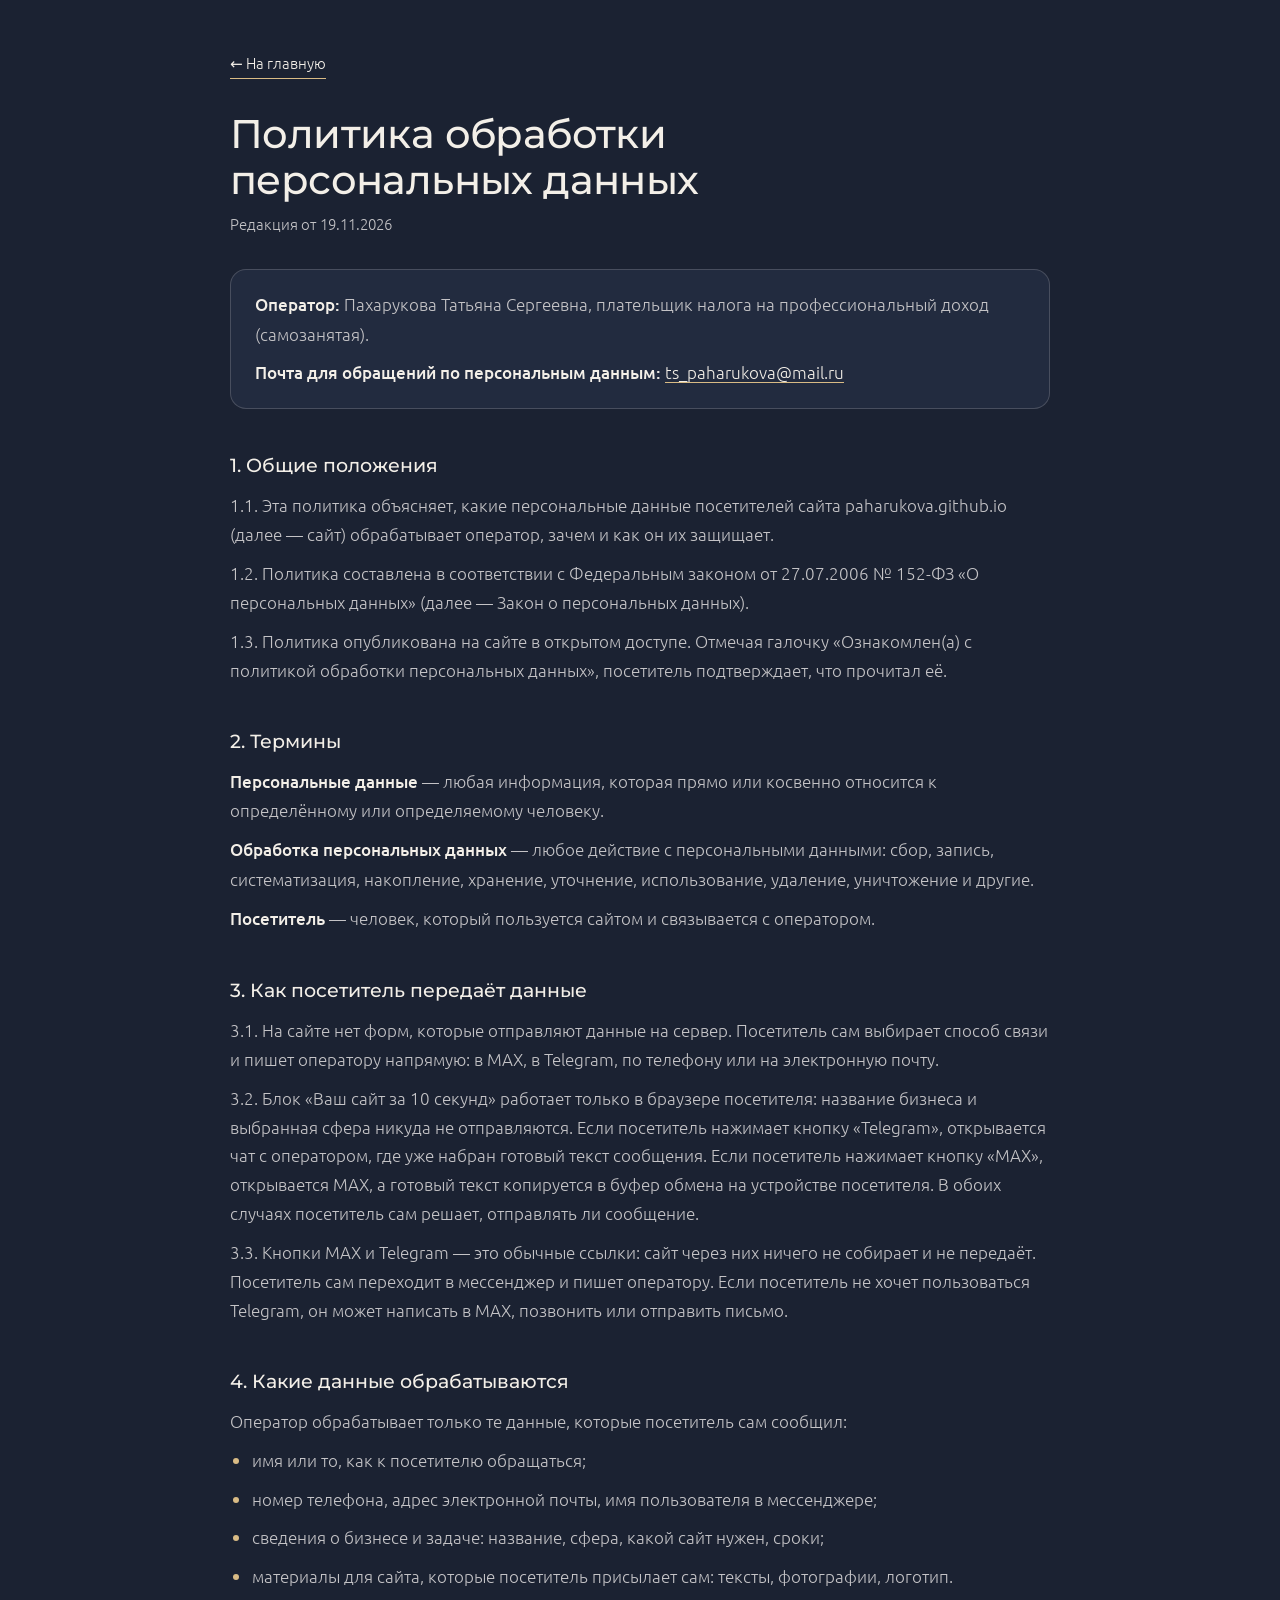
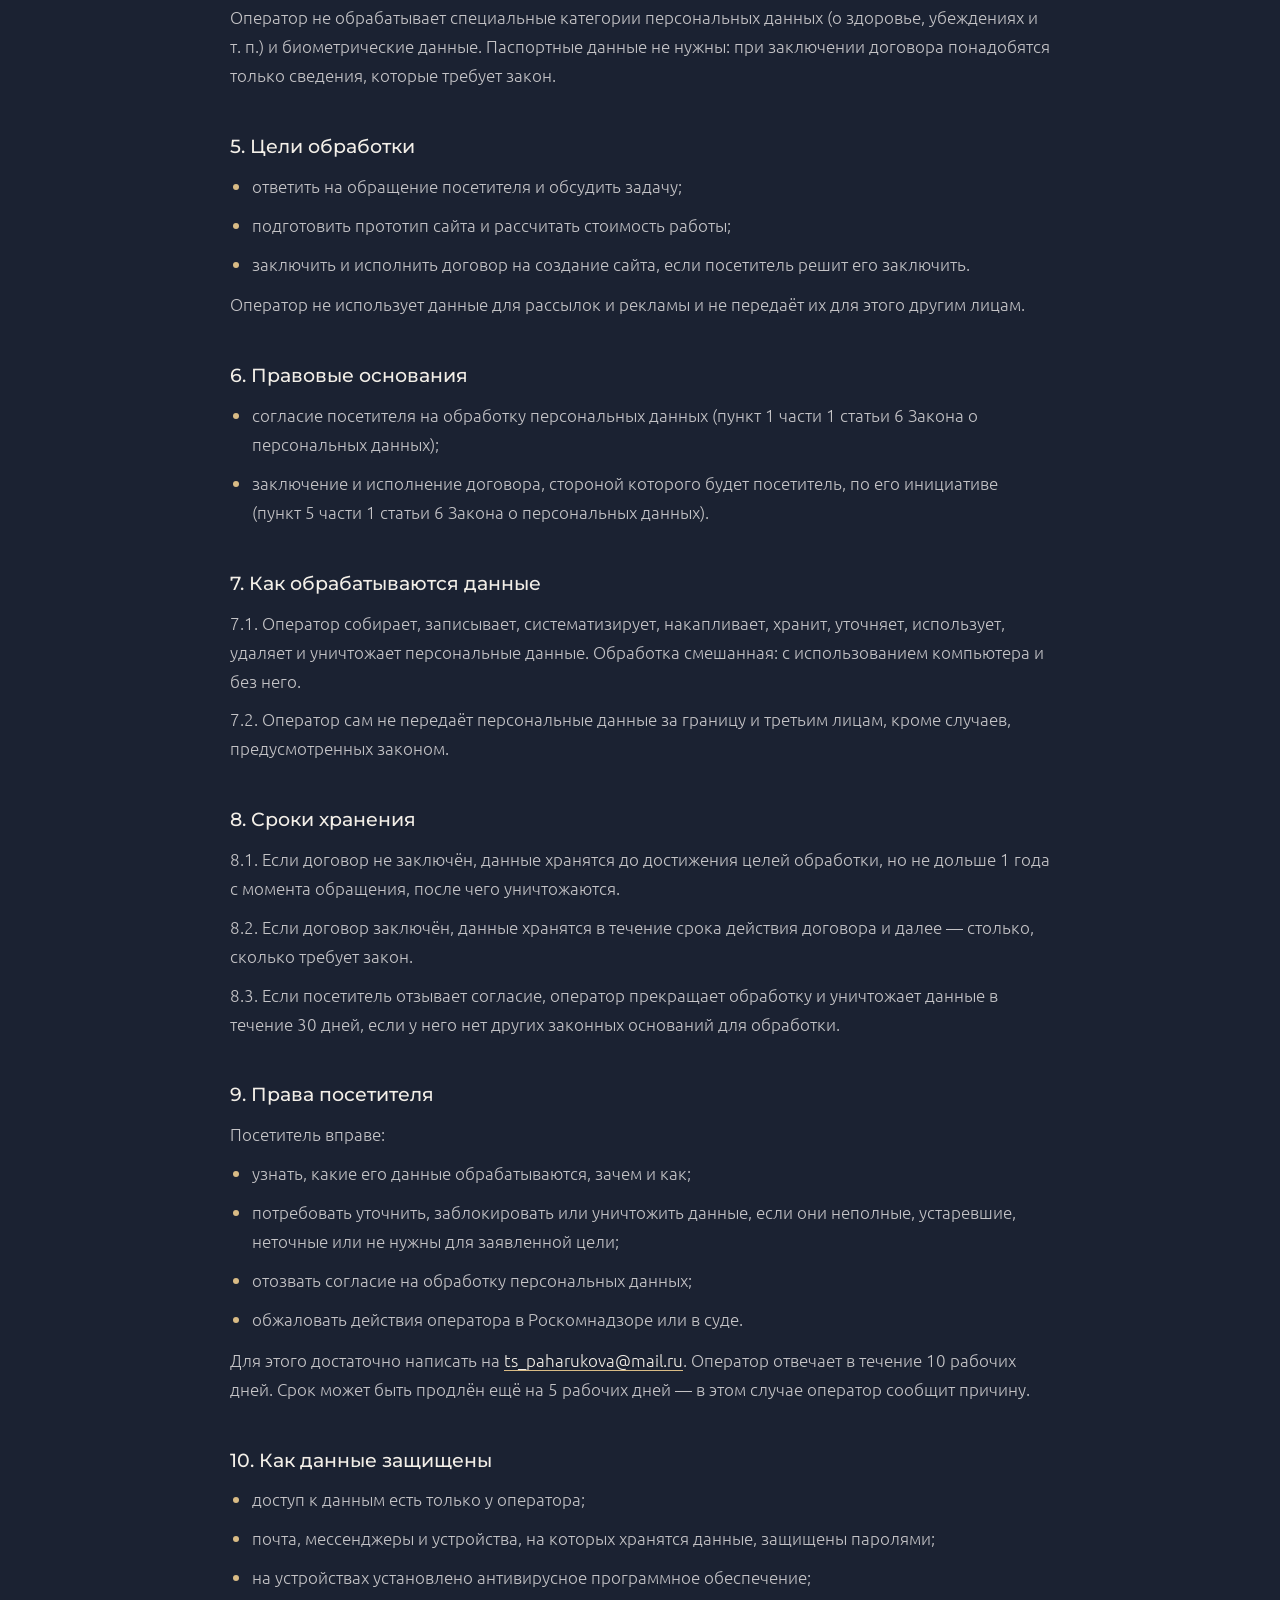
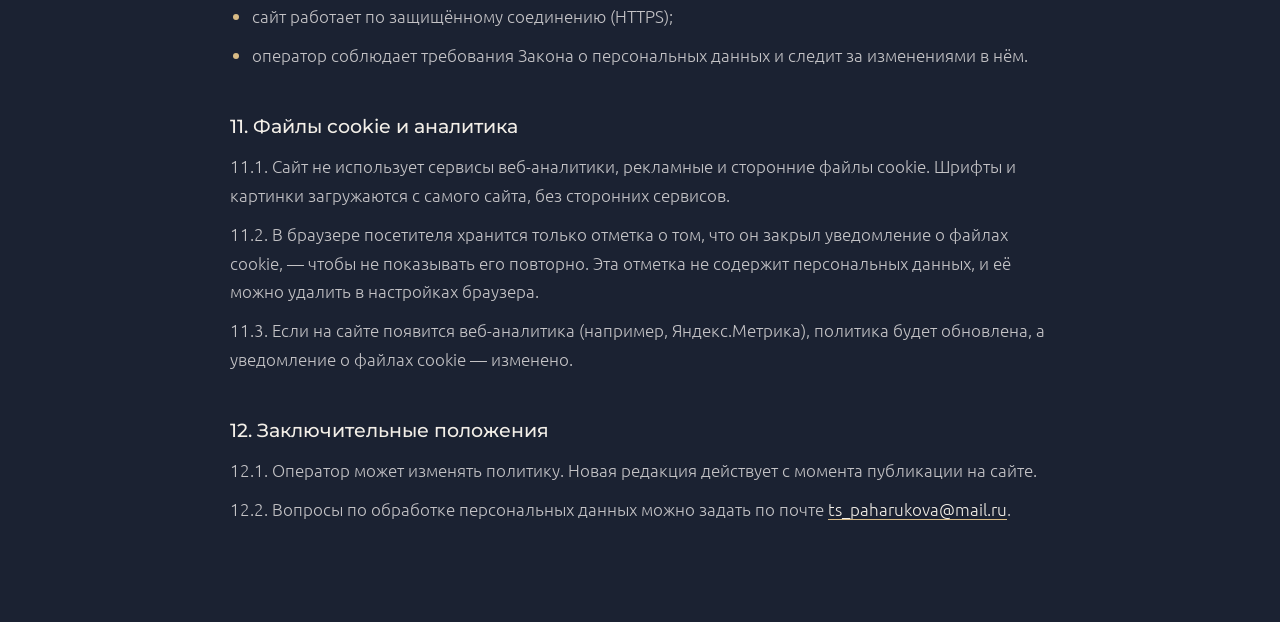
<file: politika.html>
<!doctype html>
<html lang="ru">
<head>
<meta charset="utf-8">
<meta name="viewport" content="width=device-width, initial-scale=1">
<meta name="robots" content="noindex, follow">
<title>Политика обработки персональных данных — Татьяна Пахарукова</title>
<meta name="theme-color" content="#1b2232">
<link rel="icon" href="favicon.ico" sizes="any">
<link rel="icon" type="image/png" sizes="32x32" href="img/favicon-32.png">
<link rel="apple-touch-icon" href="img/apple-touch-icon.png">
<link rel="stylesheet" href="fonts/fonts.css?v=1">
<link rel="stylesheet" href="css/doc.css?v=1">
</head>
<body>
<main class="doc">
  <a class="back" href="index.html">← На главную</a>
  <h1>Политика обработки персональных данных</h1>
  <p class="date">Редакция от 19.11.2026</p>

  <div class="card">
    <p><b>Оператор:</b> Пахарукова Татьяна Сергеевна, плательщик налога на профессиональный доход (самозанятая).</p>
    <p><b>Почта для обращений по персональным данным:</b> <a href="mailto:ts_paharukova@mail.ru">ts_paharukova@mail.ru</a></p>
  </div>

  <h2>1. Общие положения</h2>
  <p>1.1. Эта политика объясняет, какие персональные данные посетителей сайта paharukova.github.io (далее — сайт) обрабатывает оператор, зачем и как он их защищает.</p>
  <p>1.2. Политика составлена в соответствии с Федеральным законом от 27.07.2006 № 152-ФЗ «О персональных данных» (далее — Закон о персональных данных).</p>
  <p>1.3. Политика опубликована на сайте в открытом доступе. Отмечая галочку «Ознакомлен(а) с политикой обработки персональных данных», посетитель подтверждает, что прочитал её.</p>

  <h2>2. Термины</h2>
  <p><b>Персональные данные</b> — любая информация, которая прямо или косвенно относится к определённому или определяемому человеку.</p>
  <p><b>Обработка персональных данных</b> — любое действие с персональными данными: сбор, запись, систематизация, накопление, хранение, уточнение, использование, удаление, уничтожение и другие.</p>
  <p><b>Посетитель</b> — человек, который пользуется сайтом и связывается с оператором.</p>

  <h2>3. Как посетитель передаёт данные</h2>
  <p>3.1. На сайте нет форм, которые отправляют данные на сервер. Посетитель сам выбирает способ связи и пишет оператору напрямую: в MAX, в Telegram, по телефону или на электронную почту.</p>
  <p>3.2. Блок «Ваш сайт за 10 секунд» работает только в браузере посетителя: название бизнеса и выбранная сфера никуда не отправляются. Если посетитель нажимает кнопку «Telegram», открывается чат с оператором, где уже набран готовый текст сообщения. Если посетитель нажимает кнопку «MAX», открывается MAX, а готовый текст копируется в буфер обмена на устройстве посетителя. В обоих случаях посетитель сам решает, отправлять ли сообщение.</p>
  <p>3.3. Кнопки MAX и Telegram — это обычные ссылки: сайт через них ничего не собирает и не передаёт. Посетитель сам переходит в мессенджер и пишет оператору. Если посетитель не хочет пользоваться Telegram, он может написать в MAX, позвонить или отправить письмо.</p>

  <h2>4. Какие данные обрабатываются</h2>
  <p>Оператор обрабатывает только те данные, которые посетитель сам сообщил:</p>
  <ul>
    <li>имя или то, как к посетителю обращаться;</li>
    <li>номер телефона, адрес электронной почты, имя пользователя в мессенджере;</li>
    <li>сведения о бизнесе и задаче: название, сфера, какой сайт нужен, сроки;</li>
    <li>материалы для сайта, которые посетитель присылает сам: тексты, фотографии, логотип.</li>
  </ul>
  <p>Оператор не обрабатывает специальные категории персональных данных (о здоровье, убеждениях и т. п.) и биометрические данные. Паспортные данные не нужны: при заключении договора понадобятся только сведения, которые требует закон.</p>

  <h2>5. Цели обработки</h2>
  <ul>
    <li>ответить на обращение посетителя и обсудить задачу;</li>
    <li>подготовить прототип сайта и рассчитать стоимость работы;</li>
    <li>заключить и исполнить договор на создание сайта, если посетитель решит его заключить.</li>
  </ul>
  <p>Оператор не использует данные для рассылок и рекламы и не передаёт их для этого другим лицам.</p>

  <h2>6. Правовые основания</h2>
  <ul>
    <li>согласие посетителя на обработку персональных данных (пункт 1 части 1 статьи 6 Закона о персональных данных);</li>
    <li>заключение и исполнение договора, стороной которого будет посетитель, по его инициативе (пункт 5 части 1 статьи 6 Закона о персональных данных).</li>
  </ul>

  <h2>7. Как обрабатываются данные</h2>
  <p>7.1. Оператор собирает, записывает, систематизирует, накапливает, хранит, уточняет, использует, удаляет и уничтожает персональные данные. Обработка смешанная: с использованием компьютера и без него.</p>
  <p>7.2. Оператор сам не передаёт персональные данные за границу и третьим лицам, кроме случаев, предусмотренных законом.</p>

  <h2>8. Сроки хранения</h2>
  <p>8.1. Если договор не заключён, данные хранятся до достижения целей обработки, но не дольше 1 года с момента обращения, после чего уничтожаются.</p>
  <p>8.2. Если договор заключён, данные хранятся в течение срока действия договора и далее — столько, сколько требует закон.</p>
  <p>8.3. Если посетитель отзывает согласие, оператор прекращает обработку и уничтожает данные в течение 30 дней, если у него нет других законных оснований для обработки.</p>

  <h2>9. Права посетителя</h2>
  <p>Посетитель вправе:</p>
  <ul>
    <li>узнать, какие его данные обрабатываются, зачем и как;</li>
    <li>потребовать уточнить, заблокировать или уничтожить данные, если они неполные, устаревшие, неточные или не нужны для заявленной цели;</li>
    <li>отозвать согласие на обработку персональных данных;</li>
    <li>обжаловать действия оператора в Роскомнадзоре или в суде.</li>
  </ul>
  <p>Для этого достаточно написать на <a href="mailto:ts_paharukova@mail.ru">ts_paharukova@mail.ru</a>. Оператор отвечает в течение 10 рабочих дней. Срок может быть продлён ещё на 5 рабочих дней — в этом случае оператор сообщит причину.</p>

  <h2>10. Как данные защищены</h2>
  <ul>
    <li>доступ к данным есть только у оператора;</li>
    <li>почта, мессенджеры и устройства, на которых хранятся данные, защищены паролями;</li>
    <li>на устройствах установлено антивирусное программное обеспечение;</li>
    <li>сайт работает по защищённому соединению (HTTPS);</li>
    <li>оператор соблюдает требования Закона о персональных данных и следит за изменениями в нём.</li>
  </ul>

  <h2 id="cookie">11. Файлы cookie и аналитика</h2>
  <p>11.1. Сайт не использует сервисы веб-аналитики, рекламные и сторонние файлы cookie. Шрифты и картинки загружаются с самого сайта, без сторонних сервисов.</p>
  <p>11.2. В браузере посетителя хранится только отметка о том, что он закрыл уведомление о файлах cookie, — чтобы не показывать его повторно. Эта отметка не содержит персональных данных, и её можно удалить в настройках браузера.</p>
  <p>11.3. Если на сайте появится веб-аналитика (например, Яндекс.Метрика), политика будет обновлена, а уведомление о файлах cookie — изменено.</p>

  <h2>12. Заключительные положения</h2>
  <p>12.1. Оператор может изменять политику. Новая редакция действует с момента публикации на сайте.</p>
  <p>12.2. Вопросы по обработке персональных данных можно задать по почте <a href="mailto:ts_paharukova@mail.ru">ts_paharukova@mail.ru</a>.</p>
</main>
</body>
</html>
</file>
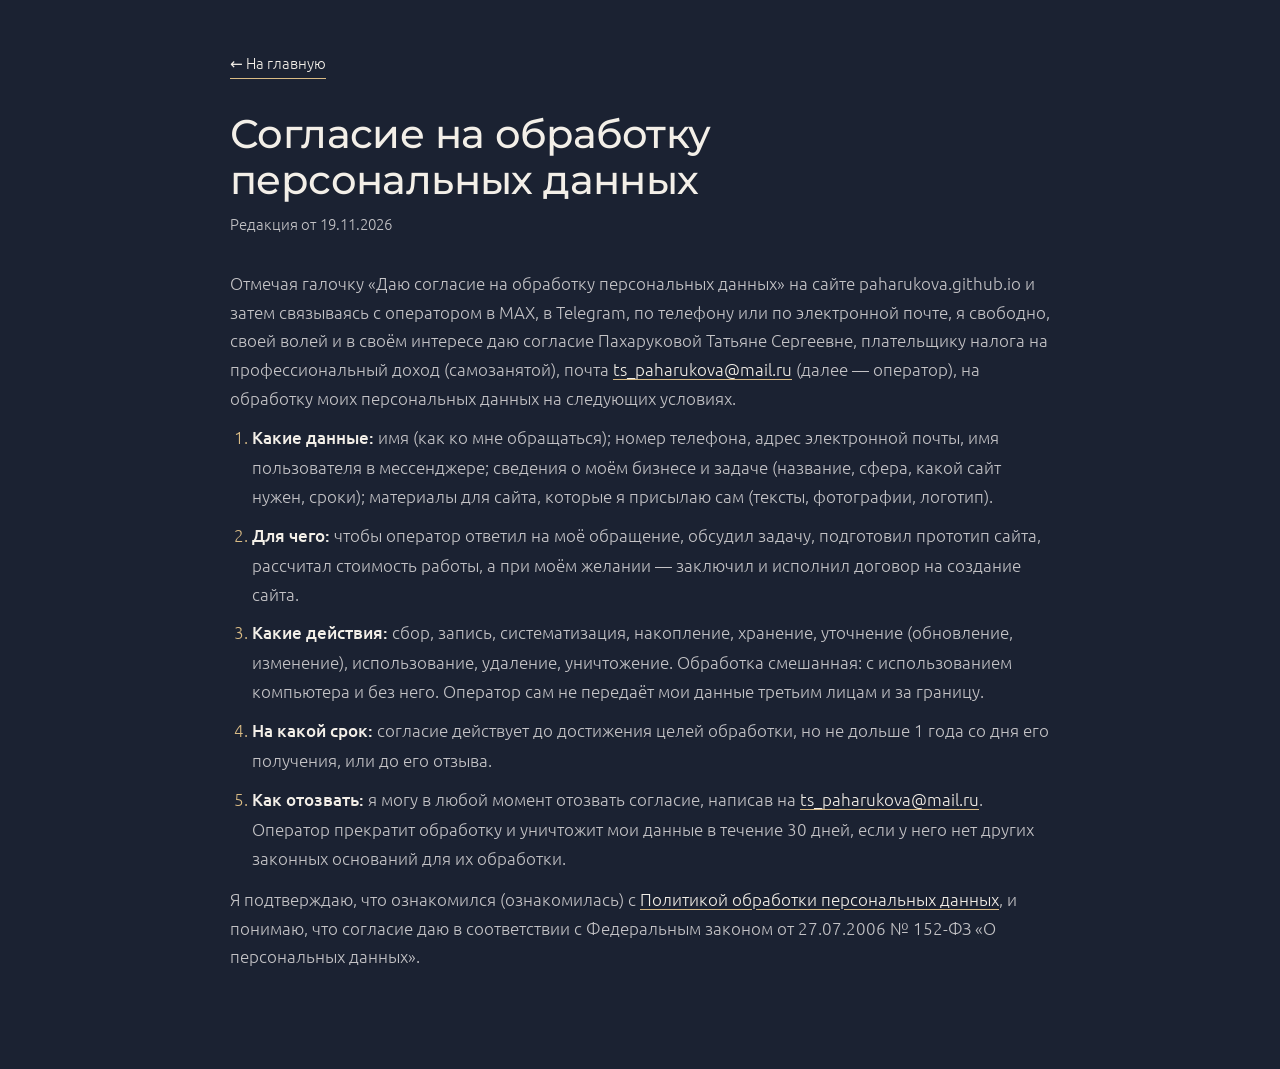
<file: soglasie.html>
<!doctype html>
<html lang="ru">
<head>
<meta charset="utf-8">
<meta name="viewport" content="width=device-width, initial-scale=1">
<meta name="robots" content="noindex, follow">
<title>Согласие на обработку персональных данных — Татьяна Пахарукова</title>
<meta name="theme-color" content="#1b2232">
<link rel="icon" href="favicon.ico" sizes="any">
<link rel="icon" type="image/png" sizes="32x32" href="img/favicon-32.png">
<link rel="apple-touch-icon" href="img/apple-touch-icon.png">
<link rel="stylesheet" href="fonts/fonts.css?v=1">
<link rel="stylesheet" href="css/doc.css?v=1">
</head>
<body>
<main class="doc">
  <a class="back" href="index.html">← На главную</a>
  <h1>Согласие на обработку персональных данных</h1>
  <p class="date">Редакция от 19.11.2026</p>

  <p>Отмечая галочку «Даю согласие на обработку персональных данных» на сайте paharukova.github.io и затем связываясь с оператором в MAX, в Telegram, по телефону или по электронной почте, я свободно, своей волей и в своём интересе даю согласие Пахаруковой Татьяне Сергеевне, плательщику налога на профессиональный доход (самозанятой), почта <a href="mailto:ts_paharukova@mail.ru">ts_paharukova@mail.ru</a> (далее — оператор), на обработку моих персональных данных на следующих условиях.</p>

  <ol>
    <li><b>Какие данные:</b> имя (как ко мне обращаться); номер телефона, адрес электронной почты, имя пользователя в мессенджере; сведения о моём бизнесе и задаче (название, сфера, какой сайт нужен, сроки); материалы для сайта, которые я присылаю сам (тексты, фотографии, логотип).</li>
    <li><b>Для чего:</b> чтобы оператор ответил на моё обращение, обсудил задачу, подготовил прототип сайта, рассчитал стоимость работы, а при моём желании — заключил и исполнил договор на создание сайта.</li>
    <li><b>Какие действия:</b> сбор, запись, систематизация, накопление, хранение, уточнение (обновление, изменение), использование, удаление, уничтожение. Обработка смешанная: с использованием компьютера и без него. Оператор сам не передаёт мои данные третьим лицам и за границу.</li>
    <li><b>На какой срок:</b> согласие действует до достижения целей обработки, но не дольше 1 года со дня его получения, или до его отзыва.</li>
    <li><b>Как отозвать:</b> я могу в любой момент отозвать согласие, написав на <a href="mailto:ts_paharukova@mail.ru">ts_paharukova@mail.ru</a>. Оператор прекратит обработку и уничтожит мои данные в течение 30 дней, если у него нет других законных оснований для их обработки.</li>
  </ol>

  <p>Я подтверждаю, что ознакомился (ознакомилась) с <a href="politika.html">Политикой обработки персональных данных</a>, и понимаю, что согласие даю в соответствии с Федеральным законом от 27.07.2006 № 152-ФЗ «О персональных данных».</p>
</main>
</body>
</html>
</file>
<file: fonts/fonts.css>
/* Шрифты лежат прямо на сайте (без Google): Montserrat, Ubuntu, Comfortaa, Oswald, Forum. */
/* cyrillic-ext */
@font-face {
  font-family: 'Comfortaa';
  font-style: normal;
  font-weight: 700;
  font-display: swap;
  src: url(comfortaa-700-cyrillic-ext.woff2) format('woff2');
  unicode-range: U+0460-052F, U+1C80-1C8A, U+20B4, U+2DE0-2DFF, U+A640-A69F, U+FE2E-FE2F;
}
/* cyrillic */
@font-face {
  font-family: 'Comfortaa';
  font-style: normal;
  font-weight: 700;
  font-display: swap;
  src: url(comfortaa-700-cyrillic.woff2) format('woff2');
  unicode-range: U+0301, U+0400-045F, U+0490-0491, U+04B0-04B1, U+2116;
}
/* latin-ext */
@font-face {
  font-family: 'Comfortaa';
  font-style: normal;
  font-weight: 700;
  font-display: swap;
  src: url(comfortaa-700-latin-ext.woff2) format('woff2');
  unicode-range: U+0100-02BA, U+02BD-02C5, U+02C7-02CC, U+02CE-02D7, U+02DD-02FF, U+0304, U+0308, U+0329, U+1D00-1DBF, U+1E00-1E9F, U+1EF2-1EFF, U+2020, U+20A0-20AB, U+20AD-20C4, U+2113, U+2C60-2C7F, U+A720-A7FF;
}
/* latin */
@font-face {
  font-family: 'Comfortaa';
  font-style: normal;
  font-weight: 700;
  font-display: swap;
  src: url(comfortaa-700-latin.woff2) format('woff2');
  unicode-range: U+0000-00FF, U+0131, U+0152-0153, U+02BB-02BC, U+02C6, U+02DA, U+02DC, U+0304, U+0308, U+0329, U+2000-206F, U+20AC, U+2122, U+2191, U+2193, U+2212, U+2215, U+FEFF, U+FFFD;
}
/* cyrillic-ext */
@font-face {
  font-family: 'Forum';
  font-style: normal;
  font-weight: 400;
  font-display: swap;
  src: url(forum-400-cyrillic-ext.woff2) format('woff2');
  unicode-range: U+0460-052F, U+1C80-1C8A, U+20B4, U+2DE0-2DFF, U+A640-A69F, U+FE2E-FE2F;
}
/* cyrillic */
@font-face {
  font-family: 'Forum';
  font-style: normal;
  font-weight: 400;
  font-display: swap;
  src: url(forum-400-cyrillic.woff2) format('woff2');
  unicode-range: U+0301, U+0400-045F, U+0490-0491, U+04B0-04B1, U+2116;
}
/* latin-ext */
@font-face {
  font-family: 'Forum';
  font-style: normal;
  font-weight: 400;
  font-display: swap;
  src: url(forum-400-latin-ext.woff2) format('woff2');
  unicode-range: U+0100-02BA, U+02BD-02C5, U+02C7-02CC, U+02CE-02D7, U+02DD-02FF, U+0304, U+0308, U+0329, U+1D00-1DBF, U+1E00-1E9F, U+1EF2-1EFF, U+2020, U+20A0-20AB, U+20AD-20C4, U+2113, U+2C60-2C7F, U+A720-A7FF;
}
/* latin */
@font-face {
  font-family: 'Forum';
  font-style: normal;
  font-weight: 400;
  font-display: swap;
  src: url(forum-400-latin.woff2) format('woff2');
  unicode-range: U+0000-00FF, U+0131, U+0152-0153, U+02BB-02BC, U+02C6, U+02DA, U+02DC, U+0304, U+0308, U+0329, U+2000-206F, U+20AC, U+2122, U+2191, U+2193, U+2212, U+2215, U+FEFF, U+FFFD;
}
/* cyrillic-ext */
@font-face {
  font-family: 'Montserrat';
  font-style: normal;
  font-weight: 300;
  font-display: swap;
  src: url(montserrat-300-cyrillic-ext.woff2) format('woff2');
  unicode-range: U+0460-052F, U+1C80-1C8A, U+20B4, U+2DE0-2DFF, U+A640-A69F, U+FE2E-FE2F;
}
/* cyrillic */
@font-face {
  font-family: 'Montserrat';
  font-style: normal;
  font-weight: 300;
  font-display: swap;
  src: url(montserrat-300-cyrillic.woff2) format('woff2');
  unicode-range: U+0301, U+0400-045F, U+0490-0491, U+04B0-04B1, U+2116;
}
/* latin-ext */
@font-face {
  font-family: 'Montserrat';
  font-style: normal;
  font-weight: 300;
  font-display: swap;
  src: url(montserrat-300-latin-ext.woff2) format('woff2');
  unicode-range: U+0100-02BA, U+02BD-02C5, U+02C7-02CC, U+02CE-02D7, U+02DD-02FF, U+0304, U+0308, U+0329, U+1D00-1DBF, U+1E00-1E9F, U+1EF2-1EFF, U+2020, U+20A0-20AB, U+20AD-20C4, U+2113, U+2C60-2C7F, U+A720-A7FF;
}
/* latin */
@font-face {
  font-family: 'Montserrat';
  font-style: normal;
  font-weight: 300;
  font-display: swap;
  src: url(montserrat-300-latin.woff2) format('woff2');
  unicode-range: U+0000-00FF, U+0131, U+0152-0153, U+02BB-02BC, U+02C6, U+02DA, U+02DC, U+0304, U+0308, U+0329, U+2000-206F, U+20AC, U+2122, U+2191, U+2193, U+2212, U+2215, U+FEFF, U+FFFD;
}
/* cyrillic-ext */
@font-face {
  font-family: 'Montserrat';
  font-style: normal;
  font-weight: 400;
  font-display: swap;
  src: url(montserrat-400-cyrillic-ext.woff2) format('woff2');
  unicode-range: U+0460-052F, U+1C80-1C8A, U+20B4, U+2DE0-2DFF, U+A640-A69F, U+FE2E-FE2F;
}
/* cyrillic */
@font-face {
  font-family: 'Montserrat';
  font-style: normal;
  font-weight: 400;
  font-display: swap;
  src: url(montserrat-400-cyrillic.woff2) format('woff2');
  unicode-range: U+0301, U+0400-045F, U+0490-0491, U+04B0-04B1, U+2116;
}
/* latin-ext */
@font-face {
  font-family: 'Montserrat';
  font-style: normal;
  font-weight: 400;
  font-display: swap;
  src: url(montserrat-400-latin-ext.woff2) format('woff2');
  unicode-range: U+0100-02BA, U+02BD-02C5, U+02C7-02CC, U+02CE-02D7, U+02DD-02FF, U+0304, U+0308, U+0329, U+1D00-1DBF, U+1E00-1E9F, U+1EF2-1EFF, U+2020, U+20A0-20AB, U+20AD-20C4, U+2113, U+2C60-2C7F, U+A720-A7FF;
}
/* latin */
@font-face {
  font-family: 'Montserrat';
  font-style: normal;
  font-weight: 400;
  font-display: swap;
  src: url(montserrat-400-latin.woff2) format('woff2');
  unicode-range: U+0000-00FF, U+0131, U+0152-0153, U+02BB-02BC, U+02C6, U+02DA, U+02DC, U+0304, U+0308, U+0329, U+2000-206F, U+20AC, U+2122, U+2191, U+2193, U+2212, U+2215, U+FEFF, U+FFFD;
}
/* cyrillic-ext */
@font-face {
  font-family: 'Montserrat';
  font-style: normal;
  font-weight: 500;
  font-display: swap;
  src: url(montserrat-500-cyrillic-ext.woff2) format('woff2');
  unicode-range: U+0460-052F, U+1C80-1C8A, U+20B4, U+2DE0-2DFF, U+A640-A69F, U+FE2E-FE2F;
}
/* cyrillic */
@font-face {
  font-family: 'Montserrat';
  font-style: normal;
  font-weight: 500;
  font-display: swap;
  src: url(montserrat-500-cyrillic.woff2) format('woff2');
  unicode-range: U+0301, U+0400-045F, U+0490-0491, U+04B0-04B1, U+2116;
}
/* latin-ext */
@font-face {
  font-family: 'Montserrat';
  font-style: normal;
  font-weight: 500;
  font-display: swap;
  src: url(montserrat-500-latin-ext.woff2) format('woff2');
  unicode-range: U+0100-02BA, U+02BD-02C5, U+02C7-02CC, U+02CE-02D7, U+02DD-02FF, U+0304, U+0308, U+0329, U+1D00-1DBF, U+1E00-1E9F, U+1EF2-1EFF, U+2020, U+20A0-20AB, U+20AD-20C4, U+2113, U+2C60-2C7F, U+A720-A7FF;
}
/* latin */
@font-face {
  font-family: 'Montserrat';
  font-style: normal;
  font-weight: 500;
  font-display: swap;
  src: url(montserrat-500-latin.woff2) format('woff2');
  unicode-range: U+0000-00FF, U+0131, U+0152-0153, U+02BB-02BC, U+02C6, U+02DA, U+02DC, U+0304, U+0308, U+0329, U+2000-206F, U+20AC, U+2122, U+2191, U+2193, U+2212, U+2215, U+FEFF, U+FFFD;
}
/* cyrillic-ext */
@font-face {
  font-family: 'Montserrat';
  font-style: normal;
  font-weight: 600;
  font-display: swap;
  src: url(montserrat-600-cyrillic-ext.woff2) format('woff2');
  unicode-range: U+0460-052F, U+1C80-1C8A, U+20B4, U+2DE0-2DFF, U+A640-A69F, U+FE2E-FE2F;
}
/* cyrillic */
@font-face {
  font-family: 'Montserrat';
  font-style: normal;
  font-weight: 600;
  font-display: swap;
  src: url(montserrat-600-cyrillic.woff2) format('woff2');
  unicode-range: U+0301, U+0400-045F, U+0490-0491, U+04B0-04B1, U+2116;
}
/* latin-ext */
@font-face {
  font-family: 'Montserrat';
  font-style: normal;
  font-weight: 600;
  font-display: swap;
  src: url(montserrat-600-latin-ext.woff2) format('woff2');
  unicode-range: U+0100-02BA, U+02BD-02C5, U+02C7-02CC, U+02CE-02D7, U+02DD-02FF, U+0304, U+0308, U+0329, U+1D00-1DBF, U+1E00-1E9F, U+1EF2-1EFF, U+2020, U+20A0-20AB, U+20AD-20C4, U+2113, U+2C60-2C7F, U+A720-A7FF;
}
/* latin */
@font-face {
  font-family: 'Montserrat';
  font-style: normal;
  font-weight: 600;
  font-display: swap;
  src: url(montserrat-600-latin.woff2) format('woff2');
  unicode-range: U+0000-00FF, U+0131, U+0152-0153, U+02BB-02BC, U+02C6, U+02DA, U+02DC, U+0304, U+0308, U+0329, U+2000-206F, U+20AC, U+2122, U+2191, U+2193, U+2212, U+2215, U+FEFF, U+FFFD;
}
/* cyrillic-ext */
@font-face {
  font-family: 'Oswald';
  font-style: normal;
  font-weight: 500;
  font-display: swap;
  src: url(oswald-500-cyrillic-ext.woff2) format('woff2');
  unicode-range: U+0460-052F, U+1C80-1C8A, U+20B4, U+2DE0-2DFF, U+A640-A69F, U+FE2E-FE2F;
}
/* cyrillic */
@font-face {
  font-family: 'Oswald';
  font-style: normal;
  font-weight: 500;
  font-display: swap;
  src: url(oswald-500-cyrillic.woff2) format('woff2');
  unicode-range: U+0301, U+0400-045F, U+0490-0491, U+04B0-04B1, U+2116;
}
/* latin-ext */
@font-face {
  font-family: 'Oswald';
  font-style: normal;
  font-weight: 500;
  font-display: swap;
  src: url(oswald-500-latin-ext.woff2) format('woff2');
  unicode-range: U+0100-02BA, U+02BD-02C5, U+02C7-02CC, U+02CE-02D7, U+02DD-02FF, U+0304, U+0308, U+0329, U+1D00-1DBF, U+1E00-1E9F, U+1EF2-1EFF, U+2020, U+20A0-20AB, U+20AD-20C4, U+2113, U+2C60-2C7F, U+A720-A7FF;
}
/* latin */
@font-face {
  font-family: 'Oswald';
  font-style: normal;
  font-weight: 500;
  font-display: swap;
  src: url(oswald-500-latin.woff2) format('woff2');
  unicode-range: U+0000-00FF, U+0131, U+0152-0153, U+02BB-02BC, U+02C6, U+02DA, U+02DC, U+0304, U+0308, U+0329, U+2000-206F, U+20AC, U+2122, U+2191, U+2193, U+2212, U+2215, U+FEFF, U+FFFD;
}
/* cyrillic-ext */
@font-face {
  font-family: 'Ubuntu';
  font-style: normal;
  font-weight: 300;
  font-display: swap;
  src: url(ubuntu-300-cyrillic-ext.woff2) format('woff2');
  unicode-range: U+0460-052F, U+1C80-1C8A, U+20B4, U+2DE0-2DFF, U+A640-A69F, U+FE2E-FE2F;
}
/* cyrillic */
@font-face {
  font-family: 'Ubuntu';
  font-style: normal;
  font-weight: 300;
  font-display: swap;
  src: url(ubuntu-300-cyrillic.woff2) format('woff2');
  unicode-range: U+0301, U+0400-045F, U+0490-0491, U+04B0-04B1, U+2116;
}
/* latin-ext */
@font-face {
  font-family: 'Ubuntu';
  font-style: normal;
  font-weight: 300;
  font-display: swap;
  src: url(ubuntu-300-latin-ext.woff2) format('woff2');
  unicode-range: U+0100-02BA, U+02BD-02C5, U+02C7-02CC, U+02CE-02D7, U+02DD-02FF, U+0304, U+0308, U+0329, U+1D00-1DBF, U+1E00-1E9F, U+1EF2-1EFF, U+2020, U+20A0-20AB, U+20AD-20C4, U+2113, U+2C60-2C7F, U+A720-A7FF;
}
/* latin */
@font-face {
  font-family: 'Ubuntu';
  font-style: normal;
  font-weight: 300;
  font-display: swap;
  src: url(ubuntu-300-latin.woff2) format('woff2');
  unicode-range: U+0000-00FF, U+0131, U+0152-0153, U+02BB-02BC, U+02C6, U+02DA, U+02DC, U+0304, U+0308, U+0329, U+2000-206F, U+20AC, U+2122, U+2191, U+2193, U+2212, U+2215, U+FEFF, U+FFFD;
}
/* cyrillic-ext */
@font-face {
  font-family: 'Ubuntu';
  font-style: normal;
  font-weight: 400;
  font-display: swap;
  src: url(ubuntu-400-cyrillic-ext.woff2) format('woff2');
  unicode-range: U+0460-052F, U+1C80-1C8A, U+20B4, U+2DE0-2DFF, U+A640-A69F, U+FE2E-FE2F;
}
/* cyrillic */
@font-face {
  font-family: 'Ubuntu';
  font-style: normal;
  font-weight: 400;
  font-display: swap;
  src: url(ubuntu-400-cyrillic.woff2) format('woff2');
  unicode-range: U+0301, U+0400-045F, U+0490-0491, U+04B0-04B1, U+2116;
}
/* latin-ext */
@font-face {
  font-family: 'Ubuntu';
  font-style: normal;
  font-weight: 400;
  font-display: swap;
  src: url(ubuntu-400-latin-ext.woff2) format('woff2');
  unicode-range: U+0100-02BA, U+02BD-02C5, U+02C7-02CC, U+02CE-02D7, U+02DD-02FF, U+0304, U+0308, U+0329, U+1D00-1DBF, U+1E00-1E9F, U+1EF2-1EFF, U+2020, U+20A0-20AB, U+20AD-20C4, U+2113, U+2C60-2C7F, U+A720-A7FF;
}
/* latin */
@font-face {
  font-family: 'Ubuntu';
  font-style: normal;
  font-weight: 400;
  font-display: swap;
  src: url(ubuntu-400-latin.woff2) format('woff2');
  unicode-range: U+0000-00FF, U+0131, U+0152-0153, U+02BB-02BC, U+02C6, U+02DA, U+02DC, U+0304, U+0308, U+0329, U+2000-206F, U+20AC, U+2122, U+2191, U+2193, U+2212, U+2215, U+FEFF, U+FFFD;
}
/* cyrillic-ext */
@font-face {
  font-family: 'Ubuntu';
  font-style: normal;
  font-weight: 500;
  font-display: swap;
  src: url(ubuntu-500-cyrillic-ext.woff2) format('woff2');
  unicode-range: U+0460-052F, U+1C80-1C8A, U+20B4, U+2DE0-2DFF, U+A640-A69F, U+FE2E-FE2F;
}
/* cyrillic */
@font-face {
  font-family: 'Ubuntu';
  font-style: normal;
  font-weight: 500;
  font-display: swap;
  src: url(ubuntu-500-cyrillic.woff2) format('woff2');
  unicode-range: U+0301, U+0400-045F, U+0490-0491, U+04B0-04B1, U+2116;
}
/* latin-ext */
@font-face {
  font-family: 'Ubuntu';
  font-style: normal;
  font-weight: 500;
  font-display: swap;
  src: url(ubuntu-500-latin-ext.woff2) format('woff2');
  unicode-range: U+0100-02BA, U+02BD-02C5, U+02C7-02CC, U+02CE-02D7, U+02DD-02FF, U+0304, U+0308, U+0329, U+1D00-1DBF, U+1E00-1E9F, U+1EF2-1EFF, U+2020, U+20A0-20AB, U+20AD-20C4, U+2113, U+2C60-2C7F, U+A720-A7FF;
}
/* latin */
@font-face {
  font-family: 'Ubuntu';
  font-style: normal;
  font-weight: 500;
  font-display: swap;
  src: url(ubuntu-500-latin.woff2) format('woff2');
  unicode-range: U+0000-00FF, U+0131, U+0152-0153, U+02BB-02BC, U+02C6, U+02DA, U+02DC, U+0304, U+0308, U+0329, U+2000-206F, U+20AC, U+2122, U+2191, U+2193, U+2212, U+2215, U+FEFF, U+FFFD;
}
</file>
<file: fonts/mini/fonts.css>
/* cyrillic-ext */
@font-face {
  font-family: 'Alumni Sans';
  font-style: normal;
  font-weight: 700;
  font-display: swap;
  src: url(alumni-sans-700-cyrillic-ext.woff2) format('woff2');
  unicode-range: U+0460-052F, U+1C80-1C8A, U+20B4, U+2DE0-2DFF, U+A640-A69F, U+FE2E-FE2F;
}
/* cyrillic */
@font-face {
  font-family: 'Alumni Sans';
  font-style: normal;
  font-weight: 700;
  font-display: swap;
  src: url(alumni-sans-700-cyrillic.woff2) format('woff2');
  unicode-range: U+0301, U+0400-045F, U+0490-0491, U+04B0-04B1, U+2116;
}
/* latin-ext */
@font-face {
  font-family: 'Alumni Sans';
  font-style: normal;
  font-weight: 700;
  font-display: swap;
  src: url(alumni-sans-700-latin-ext.woff2) format('woff2');
  unicode-range: U+0100-02BA, U+02BD-02C5, U+02C7-02CC, U+02CE-02D7, U+02DD-02FF, U+0304, U+0308, U+0329, U+1D00-1DBF, U+1E00-1E9F, U+1EF2-1EFF, U+2020, U+20A0-20AB, U+20AD-20C4, U+2113, U+2C60-2C7F, U+A720-A7FF;
}
/* latin */
@font-face {
  font-family: 'Alumni Sans';
  font-style: normal;
  font-weight: 700;
  font-display: swap;
  src: url(alumni-sans-700-latin.woff2) format('woff2');
  unicode-range: U+0000-00FF, U+0131, U+0152-0153, U+02BB-02BC, U+02C6, U+02DA, U+02DC, U+0304, U+0308, U+0329, U+2000-206F, U+20AC, U+2122, U+2191, U+2193, U+2212, U+2215, U+FEFF, U+FFFD;
}
/* cyrillic-ext */
@font-face {
  font-family: 'Alumni Sans';
  font-style: normal;
  font-weight: 800;
  font-display: swap;
  src: url(alumni-sans-800-cyrillic-ext.woff2) format('woff2');
  unicode-range: U+0460-052F, U+1C80-1C8A, U+20B4, U+2DE0-2DFF, U+A640-A69F, U+FE2E-FE2F;
}
/* cyrillic */
@font-face {
  font-family: 'Alumni Sans';
  font-style: normal;
  font-weight: 800;
  font-display: swap;
  src: url(alumni-sans-800-cyrillic.woff2) format('woff2');
  unicode-range: U+0301, U+0400-045F, U+0490-0491, U+04B0-04B1, U+2116;
}
/* latin-ext */
@font-face {
  font-family: 'Alumni Sans';
  font-style: normal;
  font-weight: 800;
  font-display: swap;
  src: url(alumni-sans-800-latin-ext.woff2) format('woff2');
  unicode-range: U+0100-02BA, U+02BD-02C5, U+02C7-02CC, U+02CE-02D7, U+02DD-02FF, U+0304, U+0308, U+0329, U+1D00-1DBF, U+1E00-1E9F, U+1EF2-1EFF, U+2020, U+20A0-20AB, U+20AD-20C4, U+2113, U+2C60-2C7F, U+A720-A7FF;
}
/* latin */
@font-face {
  font-family: 'Alumni Sans';
  font-style: normal;
  font-weight: 800;
  font-display: swap;
  src: url(alumni-sans-800-latin.woff2) format('woff2');
  unicode-range: U+0000-00FF, U+0131, U+0152-0153, U+02BB-02BC, U+02C6, U+02DA, U+02DC, U+0304, U+0308, U+0329, U+2000-206F, U+20AC, U+2122, U+2191, U+2193, U+2212, U+2215, U+FEFF, U+FFFD;
}
/* cyrillic-ext */
@font-face {
  font-family: 'Alumni Sans';
  font-style: normal;
  font-weight: 900;
  font-display: swap;
  src: url(alumni-sans-900-cyrillic-ext.woff2) format('woff2');
  unicode-range: U+0460-052F, U+1C80-1C8A, U+20B4, U+2DE0-2DFF, U+A640-A69F, U+FE2E-FE2F;
}
/* cyrillic */
@font-face {
  font-family: 'Alumni Sans';
  font-style: normal;
  font-weight: 900;
  font-display: swap;
  src: url(alumni-sans-900-cyrillic.woff2) format('woff2');
  unicode-range: U+0301, U+0400-045F, U+0490-0491, U+04B0-04B1, U+2116;
}
/* latin-ext */
@font-face {
  font-family: 'Alumni Sans';
  font-style: normal;
  font-weight: 900;
  font-display: swap;
  src: url(alumni-sans-900-latin-ext.woff2) format('woff2');
  unicode-range: U+0100-02BA, U+02BD-02C5, U+02C7-02CC, U+02CE-02D7, U+02DD-02FF, U+0304, U+0308, U+0329, U+1D00-1DBF, U+1E00-1E9F, U+1EF2-1EFF, U+2020, U+20A0-20AB, U+20AD-20C4, U+2113, U+2C60-2C7F, U+A720-A7FF;
}
/* latin */
@font-face {
  font-family: 'Alumni Sans';
  font-style: normal;
  font-weight: 900;
  font-display: swap;
  src: url(alumni-sans-900-latin.woff2) format('woff2');
  unicode-range: U+0000-00FF, U+0131, U+0152-0153, U+02BB-02BC, U+02C6, U+02DA, U+02DC, U+0304, U+0308, U+0329, U+2000-206F, U+20AC, U+2122, U+2191, U+2193, U+2212, U+2215, U+FEFF, U+FFFD;
}
/* cyrillic-ext */
@font-face {
  font-family: 'Cormorant';
  font-style: normal;
  font-weight: 300;
  font-display: swap;
  src: url(cormorant-300-cyrillic-ext.woff2) format('woff2');
  unicode-range: U+0460-052F, U+1C80-1C8A, U+20B4, U+2DE0-2DFF, U+A640-A69F, U+FE2E-FE2F;
}
/* cyrillic */
@font-face {
  font-family: 'Cormorant';
  font-style: normal;
  font-weight: 300;
  font-display: swap;
  src: url(cormorant-300-cyrillic.woff2) format('woff2');
  unicode-range: U+0301, U+0400-045F, U+0490-0491, U+04B0-04B1, U+2116;
}
/* latin-ext */
@font-face {
  font-family: 'Cormorant';
  font-style: normal;
  font-weight: 300;
  font-display: swap;
  src: url(cormorant-300-latin-ext.woff2) format('woff2');
  unicode-range: U+0100-02BA, U+02BD-02C5, U+02C7-02CC, U+02CE-02D7, U+02DD-02FF, U+0304, U+0308, U+0329, U+1D00-1DBF, U+1E00-1E9F, U+1EF2-1EFF, U+2020, U+20A0-20AB, U+20AD-20C4, U+2113, U+2C60-2C7F, U+A720-A7FF;
}
/* latin */
@font-face {
  font-family: 'Cormorant';
  font-style: normal;
  font-weight: 300;
  font-display: swap;
  src: url(cormorant-300-latin.woff2) format('woff2');
  unicode-range: U+0000-00FF, U+0131, U+0152-0153, U+02BB-02BC, U+02C6, U+02DA, U+02DC, U+0304, U+0308, U+0329, U+2000-206F, U+20AC, U+2122, U+2191, U+2193, U+2212, U+2215, U+FEFF, U+FFFD;
}
/* cyrillic-ext */
@font-face {
  font-family: 'Cormorant';
  font-style: normal;
  font-weight: 400;
  font-display: swap;
  src: url(cormorant-400-cyrillic-ext.woff2) format('woff2');
  unicode-range: U+0460-052F, U+1C80-1C8A, U+20B4, U+2DE0-2DFF, U+A640-A69F, U+FE2E-FE2F;
}
/* cyrillic */
@font-face {
  font-family: 'Cormorant';
  font-style: normal;
  font-weight: 400;
  font-display: swap;
  src: url(cormorant-400-cyrillic.woff2) format('woff2');
  unicode-range: U+0301, U+0400-045F, U+0490-0491, U+04B0-04B1, U+2116;
}
/* latin-ext */
@font-face {
  font-family: 'Cormorant';
  font-style: normal;
  font-weight: 400;
  font-display: swap;
  src: url(cormorant-400-latin-ext.woff2) format('woff2');
  unicode-range: U+0100-02BA, U+02BD-02C5, U+02C7-02CC, U+02CE-02D7, U+02DD-02FF, U+0304, U+0308, U+0329, U+1D00-1DBF, U+1E00-1E9F, U+1EF2-1EFF, U+2020, U+20A0-20AB, U+20AD-20C4, U+2113, U+2C60-2C7F, U+A720-A7FF;
}
/* latin */
@font-face {
  font-family: 'Cormorant';
  font-style: normal;
  font-weight: 400;
  font-display: swap;
  src: url(cormorant-400-latin.woff2) format('woff2');
  unicode-range: U+0000-00FF, U+0131, U+0152-0153, U+02BB-02BC, U+02C6, U+02DA, U+02DC, U+0304, U+0308, U+0329, U+2000-206F, U+20AC, U+2122, U+2191, U+2193, U+2212, U+2215, U+FEFF, U+FFFD;
}
/* cyrillic-ext */
@font-face {
  font-family: 'Cormorant';
  font-style: normal;
  font-weight: 500;
  font-display: swap;
  src: url(cormorant-500-cyrillic-ext.woff2) format('woff2');
  unicode-range: U+0460-052F, U+1C80-1C8A, U+20B4, U+2DE0-2DFF, U+A640-A69F, U+FE2E-FE2F;
}
/* cyrillic */
@font-face {
  font-family: 'Cormorant';
  font-style: normal;
  font-weight: 500;
  font-display: swap;
  src: url(cormorant-500-cyrillic.woff2) format('woff2');
  unicode-range: U+0301, U+0400-045F, U+0490-0491, U+04B0-04B1, U+2116;
}
/* latin-ext */
@font-face {
  font-family: 'Cormorant';
  font-style: normal;
  font-weight: 500;
  font-display: swap;
  src: url(cormorant-500-latin-ext.woff2) format('woff2');
  unicode-range: U+0100-02BA, U+02BD-02C5, U+02C7-02CC, U+02CE-02D7, U+02DD-02FF, U+0304, U+0308, U+0329, U+1D00-1DBF, U+1E00-1E9F, U+1EF2-1EFF, U+2020, U+20A0-20AB, U+20AD-20C4, U+2113, U+2C60-2C7F, U+A720-A7FF;
}
/* latin */
@font-face {
  font-family: 'Cormorant';
  font-style: normal;
  font-weight: 500;
  font-display: swap;
  src: url(cormorant-500-latin.woff2) format('woff2');
  unicode-range: U+0000-00FF, U+0131, U+0152-0153, U+02BB-02BC, U+02C6, U+02DA, U+02DC, U+0304, U+0308, U+0329, U+2000-206F, U+20AC, U+2122, U+2191, U+2193, U+2212, U+2215, U+FEFF, U+FFFD;
}
/* cyrillic-ext */
@font-face {
  font-family: 'Cormorant';
  font-style: normal;
  font-weight: 600;
  font-display: swap;
  src: url(cormorant-600-cyrillic-ext.woff2) format('woff2');
  unicode-range: U+0460-052F, U+1C80-1C8A, U+20B4, U+2DE0-2DFF, U+A640-A69F, U+FE2E-FE2F;
}
/* cyrillic */
@font-face {
  font-family: 'Cormorant';
  font-style: normal;
  font-weight: 600;
  font-display: swap;
  src: url(cormorant-600-cyrillic.woff2) format('woff2');
  unicode-range: U+0301, U+0400-045F, U+0490-0491, U+04B0-04B1, U+2116;
}
/* latin-ext */
@font-face {
  font-family: 'Cormorant';
  font-style: normal;
  font-weight: 600;
  font-display: swap;
  src: url(cormorant-600-latin-ext.woff2) format('woff2');
  unicode-range: U+0100-02BA, U+02BD-02C5, U+02C7-02CC, U+02CE-02D7, U+02DD-02FF, U+0304, U+0308, U+0329, U+1D00-1DBF, U+1E00-1E9F, U+1EF2-1EFF, U+2020, U+20A0-20AB, U+20AD-20C4, U+2113, U+2C60-2C7F, U+A720-A7FF;
}
/* latin */
@font-face {
  font-family: 'Cormorant';
  font-style: normal;
  font-weight: 600;
  font-display: swap;
  src: url(cormorant-600-latin.woff2) format('woff2');
  unicode-range: U+0000-00FF, U+0131, U+0152-0153, U+02BB-02BC, U+02C6, U+02DA, U+02DC, U+0304, U+0308, U+0329, U+2000-206F, U+20AC, U+2122, U+2191, U+2193, U+2212, U+2215, U+FEFF, U+FFFD;
}
/* cyrillic-ext */
@font-face {
  font-family: 'IBM Plex Mono';
  font-style: normal;
  font-weight: 400;
  font-display: swap;
  src: url(ibm-plex-mono-400-cyrillic-ext.woff2) format('woff2');
  unicode-range: U+0460-052F, U+1C80-1C8A, U+20B4, U+2DE0-2DFF, U+A640-A69F, U+FE2E-FE2F;
}
/* cyrillic */
@font-face {
  font-family: 'IBM Plex Mono';
  font-style: normal;
  font-weight: 400;
  font-display: swap;
  src: url(ibm-plex-mono-400-cyrillic.woff2) format('woff2');
  unicode-range: U+0301, U+0400-045F, U+0490-0491, U+04B0-04B1, U+2116;
}
/* latin-ext */
@font-face {
  font-family: 'IBM Plex Mono';
  font-style: normal;
  font-weight: 400;
  font-display: swap;
  src: url(ibm-plex-mono-400-latin-ext.woff2) format('woff2');
  unicode-range: U+0100-02BA, U+02BD-02C5, U+02C7-02CC, U+02CE-02D7, U+02DD-02FF, U+0304, U+0308, U+0329, U+1D00-1DBF, U+1E00-1E9F, U+1EF2-1EFF, U+2020, U+20A0-20AB, U+20AD-20C4, U+2113, U+2C60-2C7F, U+A720-A7FF;
}
/* latin */
@font-face {
  font-family: 'IBM Plex Mono';
  font-style: normal;
  font-weight: 400;
  font-display: swap;
  src: url(ibm-plex-mono-400-latin.woff2) format('woff2');
  unicode-range: U+0000-00FF, U+0131, U+0152-0153, U+02BB-02BC, U+02C6, U+02DA, U+02DC, U+0304, U+0308, U+0329, U+2000-206F, U+20AC, U+2122, U+2191, U+2193, U+2212, U+2215, U+FEFF, U+FFFD;
}
/* cyrillic-ext */
@font-face {
  font-family: 'IBM Plex Mono';
  font-style: normal;
  font-weight: 500;
  font-display: swap;
  src: url(ibm-plex-mono-500-cyrillic-ext.woff2) format('woff2');
  unicode-range: U+0460-052F, U+1C80-1C8A, U+20B4, U+2DE0-2DFF, U+A640-A69F, U+FE2E-FE2F;
}
/* cyrillic */
@font-face {
  font-family: 'IBM Plex Mono';
  font-style: normal;
  font-weight: 500;
  font-display: swap;
  src: url(ibm-plex-mono-500-cyrillic.woff2) format('woff2');
  unicode-range: U+0301, U+0400-045F, U+0490-0491, U+04B0-04B1, U+2116;
}
/* latin-ext */
@font-face {
  font-family: 'IBM Plex Mono';
  font-style: normal;
  font-weight: 500;
  font-display: swap;
  src: url(ibm-plex-mono-500-latin-ext.woff2) format('woff2');
  unicode-range: U+0100-02BA, U+02BD-02C5, U+02C7-02CC, U+02CE-02D7, U+02DD-02FF, U+0304, U+0308, U+0329, U+1D00-1DBF, U+1E00-1E9F, U+1EF2-1EFF, U+2020, U+20A0-20AB, U+20AD-20C4, U+2113, U+2C60-2C7F, U+A720-A7FF;
}
/* latin */
@font-face {
  font-family: 'IBM Plex Mono';
  font-style: normal;
  font-weight: 500;
  font-display: swap;
  src: url(ibm-plex-mono-500-latin.woff2) format('woff2');
  unicode-range: U+0000-00FF, U+0131, U+0152-0153, U+02BB-02BC, U+02C6, U+02DA, U+02DC, U+0304, U+0308, U+0329, U+2000-206F, U+20AC, U+2122, U+2191, U+2193, U+2212, U+2215, U+FEFF, U+FFFD;
}
/* cyrillic-ext */
@font-face {
  font-family: 'Inter Tight';
  font-style: normal;
  font-weight: 400;
  font-display: swap;
  src: url(inter-tight-400-cyrillic-ext.woff2) format('woff2');
  unicode-range: U+0460-052F, U+1C80-1C8A, U+20B4, U+2DE0-2DFF, U+A640-A69F, U+FE2E-FE2F;
}
/* cyrillic */
@font-face {
  font-family: 'Inter Tight';
  font-style: normal;
  font-weight: 400;
  font-display: swap;
  src: url(inter-tight-400-cyrillic.woff2) format('woff2');
  unicode-range: U+0301, U+0400-045F, U+0490-0491, U+04B0-04B1, U+2116;
}
/* latin-ext */
@font-face {
  font-family: 'Inter Tight';
  font-style: normal;
  font-weight: 400;
  font-display: swap;
  src: url(inter-tight-400-latin-ext.woff2) format('woff2');
  unicode-range: U+0100-02BA, U+02BD-02C5, U+02C7-02CC, U+02CE-02D7, U+02DD-02FF, U+0304, U+0308, U+0329, U+1D00-1DBF, U+1E00-1E9F, U+1EF2-1EFF, U+2020, U+20A0-20AB, U+20AD-20C4, U+2113, U+2C60-2C7F, U+A720-A7FF;
}
/* latin */
@font-face {
  font-family: 'Inter Tight';
  font-style: normal;
  font-weight: 400;
  font-display: swap;
  src: url(inter-tight-400-latin.woff2) format('woff2');
  unicode-range: U+0000-00FF, U+0131, U+0152-0153, U+02BB-02BC, U+02C6, U+02DA, U+02DC, U+0304, U+0308, U+0329, U+2000-206F, U+20AC, U+2122, U+2191, U+2193, U+2212, U+2215, U+FEFF, U+FFFD;
}
/* cyrillic-ext */
@font-face {
  font-family: 'Inter Tight';
  font-style: normal;
  font-weight: 500;
  font-display: swap;
  src: url(inter-tight-500-cyrillic-ext.woff2) format('woff2');
  unicode-range: U+0460-052F, U+1C80-1C8A, U+20B4, U+2DE0-2DFF, U+A640-A69F, U+FE2E-FE2F;
}
/* cyrillic */
@font-face {
  font-family: 'Inter Tight';
  font-style: normal;
  font-weight: 500;
  font-display: swap;
  src: url(inter-tight-500-cyrillic.woff2) format('woff2');
  unicode-range: U+0301, U+0400-045F, U+0490-0491, U+04B0-04B1, U+2116;
}
/* latin-ext */
@font-face {
  font-family: 'Inter Tight';
  font-style: normal;
  font-weight: 500;
  font-display: swap;
  src: url(inter-tight-500-latin-ext.woff2) format('woff2');
  unicode-range: U+0100-02BA, U+02BD-02C5, U+02C7-02CC, U+02CE-02D7, U+02DD-02FF, U+0304, U+0308, U+0329, U+1D00-1DBF, U+1E00-1E9F, U+1EF2-1EFF, U+2020, U+20A0-20AB, U+20AD-20C4, U+2113, U+2C60-2C7F, U+A720-A7FF;
}
/* latin */
@font-face {
  font-family: 'Inter Tight';
  font-style: normal;
  font-weight: 500;
  font-display: swap;
  src: url(inter-tight-500-latin.woff2) format('woff2');
  unicode-range: U+0000-00FF, U+0131, U+0152-0153, U+02BB-02BC, U+02C6, U+02DA, U+02DC, U+0304, U+0308, U+0329, U+2000-206F, U+20AC, U+2122, U+2191, U+2193, U+2212, U+2215, U+FEFF, U+FFFD;
}
/* cyrillic-ext */
@font-face {
  font-family: 'Inter Tight';
  font-style: normal;
  font-weight: 600;
  font-display: swap;
  src: url(inter-tight-600-cyrillic-ext.woff2) format('woff2');
  unicode-range: U+0460-052F, U+1C80-1C8A, U+20B4, U+2DE0-2DFF, U+A640-A69F, U+FE2E-FE2F;
}
/* cyrillic */
@font-face {
  font-family: 'Inter Tight';
  font-style: normal;
  font-weight: 600;
  font-display: swap;
  src: url(inter-tight-600-cyrillic.woff2) format('woff2');
  unicode-range: U+0301, U+0400-045F, U+0490-0491, U+04B0-04B1, U+2116;
}
/* latin-ext */
@font-face {
  font-family: 'Inter Tight';
  font-style: normal;
  font-weight: 600;
  font-display: swap;
  src: url(inter-tight-600-latin-ext.woff2) format('woff2');
  unicode-range: U+0100-02BA, U+02BD-02C5, U+02C7-02CC, U+02CE-02D7, U+02DD-02FF, U+0304, U+0308, U+0329, U+1D00-1DBF, U+1E00-1E9F, U+1EF2-1EFF, U+2020, U+20A0-20AB, U+20AD-20C4, U+2113, U+2C60-2C7F, U+A720-A7FF;
}
/* latin */
@font-face {
  font-family: 'Inter Tight';
  font-style: normal;
  font-weight: 600;
  font-display: swap;
  src: url(inter-tight-600-latin.woff2) format('woff2');
  unicode-range: U+0000-00FF, U+0131, U+0152-0153, U+02BB-02BC, U+02C6, U+02DA, U+02DC, U+0304, U+0308, U+0329, U+2000-206F, U+20AC, U+2122, U+2191, U+2193, U+2212, U+2215, U+FEFF, U+FFFD;
}
/* cyrillic-ext */
@font-face {
  font-family: 'Inter Tight';
  font-style: normal;
  font-weight: 700;
  font-display: swap;
  src: url(inter-tight-700-cyrillic-ext.woff2) format('woff2');
  unicode-range: U+0460-052F, U+1C80-1C8A, U+20B4, U+2DE0-2DFF, U+A640-A69F, U+FE2E-FE2F;
}
/* cyrillic */
@font-face {
  font-family: 'Inter Tight';
  font-style: normal;
  font-weight: 700;
  font-display: swap;
  src: url(inter-tight-700-cyrillic.woff2) format('woff2');
  unicode-range: U+0301, U+0400-045F, U+0490-0491, U+04B0-04B1, U+2116;
}
/* latin-ext */
@font-face {
  font-family: 'Inter Tight';
  font-style: normal;
  font-weight: 700;
  font-display: swap;
  src: url(inter-tight-700-latin-ext.woff2) format('woff2');
  unicode-range: U+0100-02BA, U+02BD-02C5, U+02C7-02CC, U+02CE-02D7, U+02DD-02FF, U+0304, U+0308, U+0329, U+1D00-1DBF, U+1E00-1E9F, U+1EF2-1EFF, U+2020, U+20A0-20AB, U+20AD-20C4, U+2113, U+2C60-2C7F, U+A720-A7FF;
}
/* latin */
@font-face {
  font-family: 'Inter Tight';
  font-style: normal;
  font-weight: 700;
  font-display: swap;
  src: url(inter-tight-700-latin.woff2) format('woff2');
  unicode-range: U+0000-00FF, U+0131, U+0152-0153, U+02BB-02BC, U+02C6, U+02DA, U+02DC, U+0304, U+0308, U+0329, U+2000-206F, U+20AC, U+2122, U+2191, U+2193, U+2212, U+2215, U+FEFF, U+FFFD;
}
/* cyrillic-ext */
@font-face {
  font-family: 'Manrope';
  font-style: normal;
  font-weight: 500;
  font-display: swap;
  src: url(manrope-500-cyrillic-ext.woff2) format('woff2');
  unicode-range: U+0460-052F, U+1C80-1C8A, U+20B4, U+2DE0-2DFF, U+A640-A69F, U+FE2E-FE2F;
}
/* cyrillic */
@font-face {
  font-family: 'Manrope';
  font-style: normal;
  font-weight: 500;
  font-display: swap;
  src: url(manrope-500-cyrillic.woff2) format('woff2');
  unicode-range: U+0301, U+0400-045F, U+0490-0491, U+04B0-04B1, U+2116;
}
/* latin-ext */
@font-face {
  font-family: 'Manrope';
  font-style: normal;
  font-weight: 500;
  font-display: swap;
  src: url(manrope-500-latin-ext.woff2) format('woff2');
  unicode-range: U+0100-02BA, U+02BD-02C5, U+02C7-02CC, U+02CE-02D7, U+02DD-02FF, U+0304, U+0308, U+0329, U+1D00-1DBF, U+1E00-1E9F, U+1EF2-1EFF, U+2020, U+20A0-20AB, U+20AD-20C4, U+2113, U+2C60-2C7F, U+A720-A7FF;
}
/* latin */
@font-face {
  font-family: 'Manrope';
  font-style: normal;
  font-weight: 500;
  font-display: swap;
  src: url(manrope-500-latin.woff2) format('woff2');
  unicode-range: U+0000-00FF, U+0131, U+0152-0153, U+02BB-02BC, U+02C6, U+02DA, U+02DC, U+0304, U+0308, U+0329, U+2000-206F, U+20AC, U+2122, U+2191, U+2193, U+2212, U+2215, U+FEFF, U+FFFD;
}
/* cyrillic-ext */
@font-face {
  font-family: 'Manrope';
  font-style: normal;
  font-weight: 700;
  font-display: swap;
  src: url(manrope-700-cyrillic-ext.woff2) format('woff2');
  unicode-range: U+0460-052F, U+1C80-1C8A, U+20B4, U+2DE0-2DFF, U+A640-A69F, U+FE2E-FE2F;
}
/* cyrillic */
@font-face {
  font-family: 'Manrope';
  font-style: normal;
  font-weight: 700;
  font-display: swap;
  src: url(manrope-700-cyrillic.woff2) format('woff2');
  unicode-range: U+0301, U+0400-045F, U+0490-0491, U+04B0-04B1, U+2116;
}
/* latin-ext */
@font-face {
  font-family: 'Manrope';
  font-style: normal;
  font-weight: 700;
  font-display: swap;
  src: url(manrope-700-latin-ext.woff2) format('woff2');
  unicode-range: U+0100-02BA, U+02BD-02C5, U+02C7-02CC, U+02CE-02D7, U+02DD-02FF, U+0304, U+0308, U+0329, U+1D00-1DBF, U+1E00-1E9F, U+1EF2-1EFF, U+2020, U+20A0-20AB, U+20AD-20C4, U+2113, U+2C60-2C7F, U+A720-A7FF;
}
/* latin */
@font-face {
  font-family: 'Manrope';
  font-style: normal;
  font-weight: 700;
  font-display: swap;
  src: url(manrope-700-latin.woff2) format('woff2');
  unicode-range: U+0000-00FF, U+0131, U+0152-0153, U+02BB-02BC, U+02C6, U+02DA, U+02DC, U+0304, U+0308, U+0329, U+2000-206F, U+20AC, U+2122, U+2191, U+2193, U+2212, U+2215, U+FEFF, U+FFFD;
}
/* cyrillic-ext */
@font-face {
  font-family: 'Manrope';
  font-style: normal;
  font-weight: 800;
  font-display: swap;
  src: url(manrope-800-cyrillic-ext.woff2) format('woff2');
  unicode-range: U+0460-052F, U+1C80-1C8A, U+20B4, U+2DE0-2DFF, U+A640-A69F, U+FE2E-FE2F;
}
/* cyrillic */
@font-face {
  font-family: 'Manrope';
  font-style: normal;
  font-weight: 800;
  font-display: swap;
  src: url(manrope-800-cyrillic.woff2) format('woff2');
  unicode-range: U+0301, U+0400-045F, U+0490-0491, U+04B0-04B1, U+2116;
}
/* latin-ext */
@font-face {
  font-family: 'Manrope';
  font-style: normal;
  font-weight: 800;
  font-display: swap;
  src: url(manrope-800-latin-ext.woff2) format('woff2');
  unicode-range: U+0100-02BA, U+02BD-02C5, U+02C7-02CC, U+02CE-02D7, U+02DD-02FF, U+0304, U+0308, U+0329, U+1D00-1DBF, U+1E00-1E9F, U+1EF2-1EFF, U+2020, U+20A0-20AB, U+20AD-20C4, U+2113, U+2C60-2C7F, U+A720-A7FF;
}
/* latin */
@font-face {
  font-family: 'Manrope';
  font-style: normal;
  font-weight: 800;
  font-display: swap;
  src: url(manrope-800-latin.woff2) format('woff2');
  unicode-range: U+0000-00FF, U+0131, U+0152-0153, U+02BB-02BC, U+02C6, U+02DA, U+02DC, U+0304, U+0308, U+0329, U+2000-206F, U+20AC, U+2122, U+2191, U+2193, U+2212, U+2215, U+FEFF, U+FFFD;
}
/* cyrillic */
@font-face {
  font-family: 'Marck Script';
  font-style: normal;
  font-weight: 400;
  font-display: swap;
  src: url(marck-script-400-cyrillic.woff2) format('woff2');
  unicode-range: U+0301, U+0400-045F, U+0490-0491, U+04B0-04B1, U+2116;
}
/* latin-ext */
@font-face {
  font-family: 'Marck Script';
  font-style: normal;
  font-weight: 400;
  font-display: swap;
  src: url(marck-script-400-latin-ext.woff2) format('woff2');
  unicode-range: U+0100-02BA, U+02BD-02C5, U+02C7-02CC, U+02CE-02D7, U+02DD-02FF, U+0304, U+0308, U+0329, U+1D00-1DBF, U+1E00-1E9F, U+1EF2-1EFF, U+2020, U+20A0-20AB, U+20AD-20C4, U+2113, U+2C60-2C7F, U+A720-A7FF;
}
/* latin */
@font-face {
  font-family: 'Marck Script';
  font-style: normal;
  font-weight: 400;
  font-display: swap;
  src: url(marck-script-400-latin.woff2) format('woff2');
  unicode-range: U+0000-00FF, U+0131, U+0152-0153, U+02BB-02BC, U+02C6, U+02DA, U+02DC, U+0304, U+0308, U+0329, U+2000-206F, U+20AC, U+2122, U+2191, U+2193, U+2212, U+2215, U+FEFF, U+FFFD;
}
/* cyrillic-ext */
@font-face {
  font-family: 'Oswald';
  font-style: normal;
  font-weight: 500;
  font-display: swap;
  src: url(oswald-500-cyrillic-ext.woff2) format('woff2');
  unicode-range: U+0460-052F, U+1C80-1C8A, U+20B4, U+2DE0-2DFF, U+A640-A69F, U+FE2E-FE2F;
}
/* cyrillic */
@font-face {
  font-family: 'Oswald';
  font-style: normal;
  font-weight: 500;
  font-display: swap;
  src: url(oswald-500-cyrillic.woff2) format('woff2');
  unicode-range: U+0301, U+0400-045F, U+0490-0491, U+04B0-04B1, U+2116;
}
/* latin-ext */
@font-face {
  font-family: 'Oswald';
  font-style: normal;
  font-weight: 500;
  font-display: swap;
  src: url(oswald-500-latin-ext.woff2) format('woff2');
  unicode-range: U+0100-02BA, U+02BD-02C5, U+02C7-02CC, U+02CE-02D7, U+02DD-02FF, U+0304, U+0308, U+0329, U+1D00-1DBF, U+1E00-1E9F, U+1EF2-1EFF, U+2020, U+20A0-20AB, U+20AD-20C4, U+2113, U+2C60-2C7F, U+A720-A7FF;
}
/* latin */
@font-face {
  font-family: 'Oswald';
  font-style: normal;
  font-weight: 500;
  font-display: swap;
  src: url(oswald-500-latin.woff2) format('woff2');
  unicode-range: U+0000-00FF, U+0131, U+0152-0153, U+02BB-02BC, U+02C6, U+02DA, U+02DC, U+0304, U+0308, U+0329, U+2000-206F, U+20AC, U+2122, U+2191, U+2193, U+2212, U+2215, U+FEFF, U+FFFD;
}
/* cyrillic-ext */
@font-face {
  font-family: 'Oswald';
  font-style: normal;
  font-weight: 600;
  font-display: swap;
  src: url(oswald-600-cyrillic-ext.woff2) format('woff2');
  unicode-range: U+0460-052F, U+1C80-1C8A, U+20B4, U+2DE0-2DFF, U+A640-A69F, U+FE2E-FE2F;
}
/* cyrillic */
@font-face {
  font-family: 'Oswald';
  font-style: normal;
  font-weight: 600;
  font-display: swap;
  src: url(oswald-600-cyrillic.woff2) format('woff2');
  unicode-range: U+0301, U+0400-045F, U+0490-0491, U+04B0-04B1, U+2116;
}
/* latin-ext */
@font-face {
  font-family: 'Oswald';
  font-style: normal;
  font-weight: 600;
  font-display: swap;
  src: url(oswald-600-latin-ext.woff2) format('woff2');
  unicode-range: U+0100-02BA, U+02BD-02C5, U+02C7-02CC, U+02CE-02D7, U+02DD-02FF, U+0304, U+0308, U+0329, U+1D00-1DBF, U+1E00-1E9F, U+1EF2-1EFF, U+2020, U+20A0-20AB, U+20AD-20C4, U+2113, U+2C60-2C7F, U+A720-A7FF;
}
/* latin */
@font-face {
  font-family: 'Oswald';
  font-style: normal;
  font-weight: 600;
  font-display: swap;
  src: url(oswald-600-latin.woff2) format('woff2');
  unicode-range: U+0000-00FF, U+0131, U+0152-0153, U+02BB-02BC, U+02C6, U+02DA, U+02DC, U+0304, U+0308, U+0329, U+2000-206F, U+20AC, U+2122, U+2191, U+2193, U+2212, U+2215, U+FEFF, U+FFFD;
}
/* cyrillic-ext */
@font-face {
  font-family: 'Oswald';
  font-style: normal;
  font-weight: 700;
  font-display: swap;
  src: url(oswald-700-cyrillic-ext.woff2) format('woff2');
  unicode-range: U+0460-052F, U+1C80-1C8A, U+20B4, U+2DE0-2DFF, U+A640-A69F, U+FE2E-FE2F;
}
/* cyrillic */
@font-face {
  font-family: 'Oswald';
  font-style: normal;
  font-weight: 700;
  font-display: swap;
  src: url(oswald-700-cyrillic.woff2) format('woff2');
  unicode-range: U+0301, U+0400-045F, U+0490-0491, U+04B0-04B1, U+2116;
}
/* latin-ext */
@font-face {
  font-family: 'Oswald';
  font-style: normal;
  font-weight: 700;
  font-display: swap;
  src: url(oswald-700-latin-ext.woff2) format('woff2');
  unicode-range: U+0100-02BA, U+02BD-02C5, U+02C7-02CC, U+02CE-02D7, U+02DD-02FF, U+0304, U+0308, U+0329, U+1D00-1DBF, U+1E00-1E9F, U+1EF2-1EFF, U+2020, U+20A0-20AB, U+20AD-20C4, U+2113, U+2C60-2C7F, U+A720-A7FF;
}
/* latin */
@font-face {
  font-family: 'Oswald';
  font-style: normal;
  font-weight: 700;
  font-display: swap;
  src: url(oswald-700-latin.woff2) format('woff2');
  unicode-range: U+0000-00FF, U+0131, U+0152-0153, U+02BB-02BC, U+02C6, U+02DA, U+02DC, U+0304, U+0308, U+0329, U+2000-206F, U+20AC, U+2122, U+2191, U+2193, U+2212, U+2215, U+FEFF, U+FFFD;
}
/* cyrillic-ext */
@font-face {
  font-family: 'Unbounded';
  font-style: normal;
  font-weight: 700;
  font-display: swap;
  src: url(unbounded-700-cyrillic-ext.woff2) format('woff2');
  unicode-range: U+0460-052F, U+1C80-1C8A, U+20B4, U+2DE0-2DFF, U+A640-A69F, U+FE2E-FE2F;
}
/* cyrillic */
@font-face {
  font-family: 'Unbounded';
  font-style: normal;
  font-weight: 700;
  font-display: swap;
  src: url(unbounded-700-cyrillic.woff2) format('woff2');
  unicode-range: U+0301, U+0400-045F, U+0490-0491, U+04B0-04B1, U+2116;
}
/* latin-ext */
@font-face {
  font-family: 'Unbounded';
  font-style: normal;
  font-weight: 700;
  font-display: swap;
  src: url(unbounded-700-latin-ext.woff2) format('woff2');
  unicode-range: U+0100-02BA, U+02BD-02C5, U+02C7-02CC, U+02CE-02D7, U+02DD-02FF, U+0304, U+0308, U+0329, U+1D00-1DBF, U+1E00-1E9F, U+1EF2-1EFF, U+2020, U+20A0-20AB, U+20AD-20C4, U+2113, U+2C60-2C7F, U+A720-A7FF;
}
/* latin */
@font-face {
  font-family: 'Unbounded';
  font-style: normal;
  font-weight: 700;
  font-display: swap;
  src: url(unbounded-700-latin.woff2) format('woff2');
  unicode-range: U+0000-00FF, U+0131, U+0152-0153, U+02BB-02BC, U+02C6, U+02DA, U+02DC, U+0304, U+0308, U+0329, U+2000-206F, U+20AC, U+2122, U+2191, U+2193, U+2212, U+2215, U+FEFF, U+FFFD;
}
/* cyrillic-ext */
@font-face {
  font-family: 'Unbounded';
  font-style: normal;
  font-weight: 800;
  font-display: swap;
  src: url(unbounded-800-cyrillic-ext.woff2) format('woff2');
  unicode-range: U+0460-052F, U+1C80-1C8A, U+20B4, U+2DE0-2DFF, U+A640-A69F, U+FE2E-FE2F;
}
/* cyrillic */
@font-face {
  font-family: 'Unbounded';
  font-style: normal;
  font-weight: 800;
  font-display: swap;
  src: url(unbounded-800-cyrillic.woff2) format('woff2');
  unicode-range: U+0301, U+0400-045F, U+0490-0491, U+04B0-04B1, U+2116;
}
/* latin-ext */
@font-face {
  font-family: 'Unbounded';
  font-style: normal;
  font-weight: 800;
  font-display: swap;
  src: url(unbounded-800-latin-ext.woff2) format('woff2');
  unicode-range: U+0100-02BA, U+02BD-02C5, U+02C7-02CC, U+02CE-02D7, U+02DD-02FF, U+0304, U+0308, U+0329, U+1D00-1DBF, U+1E00-1E9F, U+1EF2-1EFF, U+2020, U+20A0-20AB, U+20AD-20C4, U+2113, U+2C60-2C7F, U+A720-A7FF;
}
/* latin */
@font-face {
  font-family: 'Unbounded';
  font-style: normal;
  font-weight: 800;
  font-display: swap;
  src: url(unbounded-800-latin.woff2) format('woff2');
  unicode-range: U+0000-00FF, U+0131, U+0152-0153, U+02BB-02BC, U+02C6, U+02DA, U+02DC, U+0304, U+0308, U+0329, U+2000-206F, U+20AC, U+2122, U+2191, U+2193, U+2212, U+2215, U+FEFF, U+FFFD;
}
</file>
<file: css/style.css>
/* ================================================================
   Татьяна Пахарукова — сайт-портфолио, тёмно-синяя версия.
   Фон страницы того же тёмно-синего цвета, что и фон на фото,
   поэтому фото «растворяется» в сайте.
   ================================================================ */

:root {
  --bg:    #1b2232;   /* основной тёмно-синий */
  --bg-2:  #1b2232;   /* фон везде один — блоки разделяют тонкие линии */
  --card:  #253047;   /* карточки работ */
  --ink:   #f3efe8;   /* светлый текст */
  --ink-2: #c4c3c6;   /* второстепенный текст */
  --gold:  #d9bb85;   /* золотой акцент */
  --line:  rgba(243, 239, 232, .18);

  --f-d: "Montserrat", "Ubuntu", system-ui, sans-serif;
  --f-t: "Ubuntu", system-ui, -apple-system, "Segoe UI", sans-serif;

  --gut: clamp(16px, 4vw, 48px);
  --sec: clamp(72px, 10vw, 136px);

  color-scheme: dark;
  accent-color: var(--gold);
  scrollbar-color: #4a5470 var(--bg);
}

*, *::before, *::after { box-sizing: border-box; }
html { scroll-behavior: smooth; -webkit-text-size-adjust: 100%; }
@media (prefers-reduced-motion: reduce) { html { scroll-behavior: auto; } }

body {
  margin: 0;
  background: var(--bg);
  color: var(--ink);
  font: 300 18px/1.6 var(--f-t);
  caret-color: var(--gold);
  overflow-x: clip;
}
::selection { background: var(--gold); color: var(--bg); }
img { display: block; max-width: 100%; height: auto; }
a { color: inherit; text-decoration: none; }
b { font-weight: 400; color: var(--gold); }
:focus-visible { outline: 2px solid var(--gold); outline-offset: 4px; border-radius: 6px; }

h1, h2, h3 { font-family: var(--f-d); font-weight: 500; margin: 0; text-wrap: balance; letter-spacing: -.015em; }
h2 { font-size: clamp(2rem, 3.3vw, 3rem); line-height: 1.12; }   /* как заголовок первого экрана */
h3 { font-size: 1.3rem; line-height: 1.25; }
p { margin: 0; text-wrap: pretty; }

.wrap { width: 100%; max-width: 1280px; margin: 0 auto; padding: 0 var(--gut); }

.skip { position: absolute; left: -999px; top: 8px; z-index: 50; background: var(--ink); color: var(--bg); padding: 8px 14px; border-radius: 8px; }
.skip:focus { left: 8px; }

.arrow { width: 40px; height: 10px; flex: none; fill: none; stroke: currentColor; stroke-width: 1.2; transition: transform .35s cubic-bezier(.2,.8,.2,1); }

/* ---------- Кнопки «стекло»: полупрозрачные, при наведении кайма разгорается и появляется золотой ореол ---------- */
.gold, .pill {
  position: relative;
  display: inline-flex; align-items: center; justify-content: center; gap: 18px;
  min-height: 58px; padding: 0 30px;
  border: 0; border-radius: 8px;     /* border: 0 — убирает белую рамку, которую браузер рисует у <button> */
  color: var(--ink); cursor: pointer;
  font: 500 .82rem/1 var(--f-t); letter-spacing: .14em; text-transform: uppercase;
  -webkit-backdrop-filter: blur(10px); backdrop-filter: blur(10px);
  transition: color .5s cubic-bezier(.2,.8,.2,1), box-shadow .5s cubic-bezier(.2,.8,.2,1), background-color .5s cubic-bezier(.2,.8,.2,1), transform .4s cubic-bezier(.2,.8,.2,1);
}
.gold:hover .arrow, .pill:hover .arrow, .gold:focus-visible .arrow, .pill:focus-visible .arrow { transform: translateX(5px); }
.gold:active, .pill:active { transform: translateY(0); }

/* Главная: золотое стекло */
.gold {
  color: #f3e2bb;
  background-color: rgba(217, 187, 133, 0);
  background-image: linear-gradient(180deg, rgba(239, 216, 166, .22), rgba(201, 164, 103, .07));
  box-shadow: inset 0 1px 0 rgba(245, 226, 180, .9), inset 0 0 0 1px rgba(217, 187, 133, .75), 0 0 0 0 rgba(217, 187, 133, 0), 0 0 0 0 rgba(217, 187, 133, 0), 0 14px 30px -16px rgba(0, 0, 0, .7);
}
.gold:hover, .gold:focus-visible {
  transform: translateY(-2px); color: #fff3d6;
  background-color: rgba(217, 187, 133, .14);
  box-shadow: inset 0 1px 0 #fff3d6, inset 0 0 0 1px #ecd29c, 0 0 0 4px rgba(217, 187, 133, .12), 0 0 28px 2px rgba(217, 187, 133, .35), 0 18px 34px -16px rgba(0, 0, 0, .8);
}
.gold:focus-visible { outline-color: var(--ink); }
.gold-sm { min-height: 44px; padding: 0 22px; font-size: .75rem; }

/* Второстепенная: светлое стекло */
.pill {
  padding: 0 28px; font-weight: 400;
  background-color: rgba(243, 239, 232, .06);
  box-shadow: inset 0 1px 0 rgba(255, 255, 255, .3), inset 0 0 0 1px rgba(243, 239, 232, .2), 0 0 0 0 rgba(217, 187, 133, 0);
}
.pill:hover, .pill:focus-visible {
  transform: translateY(-2px); color: #f3e2bb;
  box-shadow: inset 0 1px 0 rgba(241, 220, 164, .8), inset 0 0 0 1px rgba(217, 187, 133, .7), 0 0 22px 0 rgba(217, 187, 133, .18);
}

@media (prefers-reduced-motion: reduce) {
  .gold, .pill { transition-duration: .01s; }
  .gold:hover, .gold:focus-visible, .pill:hover, .pill:focus-visible { transform: none; }
}

.facts { display: flex; flex-wrap: wrap; row-gap: 8px; font-size: .95rem; color: var(--ink-2); }
.facts span { padding: 0 20px; border-left: 1px solid var(--line); }
.facts span:first-child { padding-left: 0; border-left: 0; }

/* ---------- Шапка ---------- */
.nav { position: sticky; top: 0; z-index: 20; background: rgba(27, 34, 50, .82); backdrop-filter: blur(14px); -webkit-backdrop-filter: blur(14px); border-bottom: 1px solid transparent; transition: border-color .3s; }
.nav.scrolled { border-bottom-color: var(--line); }
.nav-in { display: flex; align-items: center; gap: 32px; min-height: 72px; }
.brand { font: 500 1.05rem/1 var(--f-d); letter-spacing: 0; }
.nav-links { display: flex; gap: 32px; margin-left: auto; font-size: .98rem; color: var(--ink-2); }
.nav-links a { padding: 6px 0; transition: color .2s; }
.nav-links a:hover { color: var(--ink); }
@media (max-width: 900px) {
  .nav-links { display: none; }
  .nav .gold-sm { margin-left: auto; }
}

/* ---------- Первый экран ---------- */
.hero { position: relative; }
.hero-in { position: relative; display: flex; align-items: center; min-height: calc(100svh - 72px); }
.hero-photo { position: absolute; right: 0; top: -72px; bottom: 0; width: min(54vw, 760px); }
.hero-photo img {
  width: 100%; height: 100%; object-fit: cover; object-position: 50% 15%;
  -webkit-mask-image: linear-gradient(90deg, transparent 0, #000 32%, #000 84%, transparent 100%), linear-gradient(0deg, transparent 0, #000 22%);
  -webkit-mask-composite: source-in;
  mask-image: linear-gradient(90deg, transparent 0, #000 32%, #000 84%, transparent 100%), linear-gradient(0deg, transparent 0, #000 22%);
  mask-composite: intersect;
}
.hero-text { position: relative; z-index: 1; max-width: 640px; padding: 40px 0 64px; }
.hero h1 { font-size: clamp(2rem, 3.3vw, 3rem); line-height: 1.12; }
.hero h1 b { font-weight: inherit; }
.sub { margin-top: 26px; font-size: clamp(1.05rem, 1.4vw, 1.25rem); max-width: 30em; }
.actions { display: flex; flex-wrap: wrap; gap: 12px; margin-top: 36px; }
.hero .facts { margin-top: 44px; padding-top: 22px; border-top: 1px solid var(--line); }
@media (max-width: 860px) {
  .hero-in { display: block; min-height: 0; }
  .hero-photo { position: relative; top: 0; width: auto; height: 62svh; margin: 0 calc(-1 * var(--gut)); }
  .hero-photo img { -webkit-mask-image: linear-gradient(0deg, transparent 0, #000 30%); mask-image: linear-gradient(0deg, transparent 0, #000 30%); }
  .hero-text { margin-top: -14svh; padding-top: 0; }
  .actions > a { flex: 1 1 100%; justify-content: space-between; }
  .hero .facts { gap: 6px 12px; }
  .hero .facts span { padding: 0; border: 0; }
  .hero .facts span:not(:last-child)::after { content: "·"; margin-left: 12px; color: var(--gold); }
}

/* ---------- Заголовки блоков ---------- */
.sec-head { display: grid; grid-template-columns: minmax(0, 5fr) minmax(0, 6fr); gap: 20px 56px; align-items: end; margin-bottom: clamp(40px, 6vw, 72px); }
.sec-head p { color: var(--ink-2); max-width: 38em; }
@media (max-width: 760px) { .sec-head { grid-template-columns: 1fr; } }

/* ---------- Гарантии ---------- */
.why { background: var(--bg); padding: var(--sec) 0; }
.why-in { display: grid; grid-template-columns: minmax(0, 5fr) minmax(0, 6fr); gap: 40px 56px; align-items: start; }
.why-head p { margin-top: 20px; color: var(--ink-2); }
@media (min-width: 761px) {
  .why-in { grid-template-columns: minmax(0, 6fr) minmax(0, 5fr); }
  .why-head h2 { font-size: clamp(2rem, 3.3vw, 3rem); }
  .why-head .nw { white-space: nowrap; }
}
.rows { list-style: none; margin: 0; padding: 0; border-top: 1px solid var(--line); }
.rows li { display: grid; grid-template-columns: 150px 1fr; gap: 20px; align-items: baseline; padding: 22px 0; border-bottom: 1px solid var(--line); }
.rows b { font: 500 1.3rem/1.15 var(--f-d); }
.rows span { color: var(--ink-2); }
@media (max-width: 760px) {
  .why-in { grid-template-columns: 1fr; }
  .rows li { grid-template-columns: 1fr; gap: 6px; }
}

/* ---------- Работы ---------- */
.works { padding: var(--sec) 0; }
.projects { display: grid; grid-template-columns: repeat(2, minmax(0, 1fr)); gap: clamp(20px, 3vw, 32px); }
.project { display: flex; flex-direction: column; background: var(--card); border: 1px solid var(--line); border-radius: 22px; overflow: hidden; }
.shot { position: relative; display: block; padding: clamp(20px, 3vw, 32px) clamp(20px, 3vw, 32px) 0; background: linear-gradient(#2b3650, var(--card)); }
.shot-d { width: 100%; aspect-ratio: 16 / 9; object-fit: cover; object-position: top; border-radius: 10px 10px 0 0; box-shadow: 0 20px 50px -24px #000c; transition: transform .6s cubic-bezier(.2,.8,.2,1); }
.shot-m {
  position: absolute; right: clamp(14px, 2vw, 26px); bottom: -9%;
  width: 21%; aspect-ratio: 390 / 844; object-fit: cover; object-position: top;
  border-radius: 14px; border: 4px solid #0f1422;
  box-shadow: 0 18px 40px -12px #000c;
  transition: transform .6s cubic-bezier(.2,.8,.2,1);
}
.shot:hover .shot-d { transform: translateY(-6px); }
.shot:hover .shot-m { transform: translateY(-14px) rotate(-2deg); }
.p-info { position: relative; padding: clamp(24px, 3vw, 34px); flex: 1; display: flex; flex-direction: column; background: var(--card); }
.p-type { color: var(--gold); font-size: .82rem; letter-spacing: .1em; text-transform: uppercase; margin-bottom: 10px; }
.p-info > p:not(.p-type) { margin-top: 10px; color: var(--ink-2); font-size: 1rem; max-width: 40em; }
.more { display: inline-flex; align-items: center; gap: 14px; margin-top: auto; padding-top: 22px; align-self: flex-start; font-size: .8rem; letter-spacing: .14em; text-transform: uppercase; }
.more:hover { color: var(--gold); }
.more:hover .arrow { transform: translateX(4px); }

.project-xl { grid-column: 1 / -1; display: grid; grid-template-columns: minmax(0, 7fr) minmax(0, 4fr); }
.project-xl .shot { padding: clamp(28px, 4vw, 52px) 0 0 clamp(28px, 4vw, 52px); }
.project-xl .shot-d { border-radius: 10px 0 0 0; }
.project-xl .shot-m { right: auto; left: clamp(10px, 2vw, 24px); bottom: 7%; width: 18%; }
.project-xl .p-info { justify-content: center; }
.project-xl h3 { font-size: clamp(1.5rem, 2.4vw, 2rem); }
.project-xl .more { margin-top: 26px; padding-top: 0; }

@media (max-width: 860px) {
  .projects { grid-template-columns: 1fr; }
  .project-xl { grid-template-columns: 1fr; }
  .project-xl .shot { padding: 20px 20px 0; }
  .project-xl .shot-d { border-radius: 10px 10px 0 0; }
  .project-xl .shot-m { left: auto; right: 12px; bottom: -9%; width: 23%; }
  .project-xl h3 { font-size: 1.35rem; }
  .project-xl .more { margin-top: auto; padding-top: 22px; }
  .p-info { padding-top: 30px; }
}

/* ---------- Цены ---------- */
.prices { background: var(--bg); padding: var(--sec) 0; }
.price-list { list-style: none; margin: 0; padding: 0; border-top: 1px solid var(--line); }
.price { display: grid; grid-template-columns: minmax(0, 6fr) minmax(0, 2fr) minmax(0, 3fr); gap: 12px 32px; align-items: baseline; padding: clamp(24px, 3vw, 34px) 0; border-bottom: 1px solid var(--line); }
.price h3 { font-size: clamp(1.35rem, 2.3vw, 1.85rem); }
.price-name p { margin-top: 8px; max-width: 34em; color: var(--ink-2); font-size: 1rem; }
.price-time { color: var(--ink-2); }
.price-sum { font: 500 clamp(1.6rem, 3.2vw, 2.5rem)/1 var(--f-d); text-align: right; white-space: nowrap; color: var(--gold); font-variant-numeric: lining-nums; }
.price-sum small { font: 300 .95rem var(--f-t); color: var(--ink-2); margin-right: .2em; }
.extras { margin-top: clamp(32px, 4vw, 48px); display: flex; flex-wrap: wrap; gap: 12px 24px; align-items: baseline; }
.extras-title { color: var(--ink); }
@media (max-width: 700px) {
  .price { grid-template-columns: 1fr auto; }
  .price-name { grid-column: 1 / -1; }
  .extras .facts { flex-direction: column; }
  .extras .facts span { padding: 0; border: 0; }
  .extras .facts span::before { content: "— "; color: var(--gold); }
}

/* ---------- Как работаю ---------- */
.process { padding: var(--sec) 0; }
.steps { list-style: none; margin: 0; padding: 0; display: grid; grid-template-columns: repeat(4, minmax(0, 1fr)); gap: 32px; counter-reset: step; }
.step { counter-increment: step; padding-top: 22px; border-top: 1px solid var(--line); }
.step::before { content: counter(step); display: block; margin-bottom: 20px; font: 300 3.4rem/1 var(--f-d); color: var(--gold); }
.step p { margin-top: 10px; color: var(--ink-2); font-size: 1rem; }
@media (max-width: 900px) { .steps { grid-template-columns: 1fr 1fr; row-gap: 44px; } }
@media (max-width: 520px) {
  .steps { grid-template-columns: 1fr; row-gap: 32px; }
  .step { display: grid; grid-template-columns: 52px 1fr; column-gap: 14px; }
  .step::before { grid-row: span 2; margin: 0; font-size: 2.6rem; }
  .step p { margin-top: 6px; }
}

/* ---------- Вопросы ---------- */
.faq { background: var(--bg); padding: var(--sec) 0; }
.faq-in { display: grid; grid-template-columns: minmax(0, 4fr) minmax(0, 7fr); gap: 32px 56px; }
.qa { border-top: 1px solid var(--line); }
.qa details { border-bottom: 1px solid var(--line); }
.qa summary { list-style: none; cursor: pointer; display: flex; justify-content: space-between; gap: 20px; align-items: center; padding: 24px 0; font: 400 1.15rem/1.35 var(--f-t); }
.qa summary::-webkit-details-marker { display: none; }
.qa summary::after {
  content: ""; flex: none; width: 32px; height: 32px; border-radius: 50%; border: 1px solid var(--line);
  background: linear-gradient(var(--gold), var(--gold)) center / 12px 1px no-repeat, linear-gradient(var(--gold), var(--gold)) center / 1px 12px no-repeat;
  transition: transform .3s cubic-bezier(.2,.8,.2,1), border-color .2s;
}
.qa summary:hover::after { border-color: var(--gold); }
.qa details[open] summary::after { transform: rotate(45deg); }
.qa details p { padding: 0 48px 26px 0; color: var(--ink-2); max-width: 44em; }
@media (max-width: 760px) { .faq-in { grid-template-columns: 1fr; } .qa details p { padding-right: 0; } }

/* ---------- Контакты ---------- */
.contact { position: relative; padding: var(--sec) 0 clamp(48px, 6vw, 80px); overflow: clip; }
.contact-photo { position: absolute; right: 0; top: 0; bottom: 0; width: min(46vw, 640px); }
.contact-photo img {
  width: 100%; height: 100%; object-fit: cover; object-position: 50% 12%;
  -webkit-mask-image: linear-gradient(90deg, transparent 0, #000 40%, #000 80%, transparent 100%), linear-gradient(0deg, transparent 0, #000 25%, #000 80%, transparent 100%);
  -webkit-mask-composite: source-in;
  mask-image: linear-gradient(90deg, transparent 0, #000 40%, #000 80%, transparent 100%), linear-gradient(0deg, transparent 0, #000 25%, #000 80%, transparent 100%);
  mask-composite: intersect;
  opacity: .9;
}
.contact-in { position: relative; z-index: 1; }
.contact-text { max-width: 620px; }
.contact h2 { font-size: clamp(2rem, 3.3vw, 3rem); }
.ask { margin-top: 40px; }
.ask p { margin-bottom: 14px; color: var(--ink-2); }
.chips { display: flex; flex-wrap: wrap; gap: 8px; }
.chip { min-height: 44px; padding: 0 18px; border: 1px solid var(--line); border-radius: 10px; background: transparent; color: var(--ink); font: 400 .98rem/1 var(--f-t); cursor: pointer; transition: border-color .2s, background .2s, color .2s; }
.chip:hover { border-color: var(--ink); }
.chip[aria-pressed="true"] { background: var(--ink); color: var(--bg); border-color: var(--ink); }
.messengers { display: flex; flex-wrap: wrap; gap: 12px; margin-top: 30px; }
.contact-direct { display: flex; flex-wrap: wrap; gap: 8px 32px; margin-top: 30px; font: 400 1.15rem/1.3 var(--f-t); }
.contact-direct a { border-bottom: 1px solid var(--gold); padding-bottom: 2px; }
.contact-direct a:hover { color: var(--gold); }
.contact-note { margin-top: 20px; color: var(--ink-2); max-width: 36em; }
@media (max-width: 860px) {
  .contact { padding-top: 0; }
  .contact-photo { position: relative; width: auto; height: min(62svh, 115vw); }
  .contact-photo img { object-position: 50% 16%;
    -webkit-mask-image: linear-gradient(0deg, transparent 0, #000 35%, #000 85%, transparent 100%), linear-gradient(90deg, transparent 0, #000 14%, #000 86%, transparent 100%);
    -webkit-mask-composite: source-in;
    mask-image: linear-gradient(0deg, transparent 0, #000 35%, #000 85%, transparent 100%), linear-gradient(90deg, transparent 0, #000 14%, #000 86%, transparent 100%);
    mask-composite: intersect; }
  .contact-in { margin-top: -8svh; }
  .messengers .gold, .messengers .pill { flex: 1 1 100%; justify-content: center; }
}

/* ---------- Подвал ---------- */
.foot { border-top: 1px solid var(--line); color: var(--ink-2); }
.foot-in { display: flex; flex-wrap: wrap; justify-content: space-between; gap: 8px 24px; padding-top: 26px; padding-bottom: 30px; font-size: .9rem; }

/* ================================================================
   ФИШКА 5 — золотые искорки на первом экране
   ================================================================ */
.hero { isolation: isolate; overflow: clip; }
.sparks { position: absolute; inset: 0; z-index: 2; width: 100%; height: 100%; pointer-events: none; }
.hero-text { z-index: 3; }

/* ================================================================
   ФИШКА 1 — «Ваш сайт за 10 секунд»
   ================================================================ */
.builder { padding: var(--sec) 0; }
.builder-in { display: grid; grid-template-columns: minmax(0, 6fr) minmax(0, 5fr); gap: 48px 72px; align-items: center; }
.builder-lead { margin-top: 20px; color: var(--ink-2); max-width: 30em; }
.builder-form { display: grid; gap: 30px; margin-top: 40px; justify-items: start; }
.field { display: grid; gap: 12px; width: 100%; }
.field > span { color: var(--ink-2); font-size: .95rem; }
.field input {
  width: 100%; max-width: 520px; padding: 12px 0;
  background: transparent; border: 0; border-bottom: 1px solid var(--line); border-radius: 0;
  color: var(--ink); font: 400 1.35rem/1.3 var(--f-d);
  transition: border-color .2s;
}
.field input::placeholder { color: #8d93a3; }
.field input:focus { outline: none; border-bottom-color: var(--gold); }
.builder-after { margin-top: 36px; padding-top: 26px; border-top: 1px solid var(--line); }
.builder-after p { color: var(--ink-2); max-width: 34em; }
.builder-cta { display: flex; flex-wrap: wrap; align-items: center; gap: 14px 28px; margin-top: 22px; }
.builder-cta .more { margin: 0; padding: 0; }

.phone {
  justify-self: center; width: min(100%, 330px); aspect-ratio: 9 / 18.5;
  padding: 11px; border-radius: 46px; background: #0d111c;
  box-shadow: 0 0 0 1px rgba(243,239,232,.12), 0 40px 80px -30px #000d;
  position: relative;
}
.phone::before { content: ""; position: absolute; z-index: 3; top: 20px; left: 50%; width: 82px; height: 22px; margin-left: -41px; border-radius: 20px; background: #0d111c; }
.phone-screen { height: 100%; border-radius: 36px; overflow: hidden; background: #fff; }

/* мини-сайт внутри телефона: цвета и шрифт задаёт скрипт под сферу */
.ms {
  --ms-bg: #f3ebe8; --ms-soft: #e6d6d1; --ms-ink: #3b2f2e; --ms-acc: #8f5d61; --ms-font: "Forum", serif;
  position: relative; height: 100%; display: flex; flex-direction: column;
  padding: 52px 0 0; background: var(--ms-bg); color: var(--ms-ink);
  font: 400 13px/1.45 var(--f-t);
  transition: background .6s, color .6s;
}
.ms-progress { position: absolute; top: 0; left: 0; right: 0; height: 3px; }
.ms-progress i { display: block; height: 100%; width: 0; background: var(--ms-acc); }
.ms.building .ms-progress i { width: 100%; transition: width 2.4s cubic-bezier(.4,0,.2,1); }
.ms:not(.building) .ms-progress { opacity: 0; transition: opacity .5s .3s; }
.ms-nav { display: flex; align-items: center; gap: 10px; margin: 0 16px; padding-bottom: 12px; }
.ms-logo { display: grid; place-items: center; flex: none; width: 30px; height: 30px; border-radius: 50%; background: var(--ms-acc); color: #fff; font: 700 14px/1 var(--ms-font); }
.ms-name { color: inherit; font: 700 15px/1.15 var(--ms-font); overflow: hidden; text-overflow: ellipsis; white-space: nowrap; }
.ms-burger { margin-left: auto; flex: none; width: 18px; height: 12px; border-top: 2px solid currentColor; border-bottom: 2px solid currentColor; position: relative; opacity: .7; }
.ms-burger::after { content: ""; position: absolute; left: 0; right: 0; top: 3px; border-top: 2px solid currentColor; }
.ms-hero { position: relative; overflow: hidden; margin: 6px 12px 0; padding: 22px 18px 20px; border-radius: 22px; background: var(--ms-soft); }
.ms-shape { position: absolute; right: -46px; top: -46px; width: 150px; height: 150px; border-radius: 50%; background: var(--ms-acc); opacity: .22; }
.ms-kick { position: relative; font-size: 10px; letter-spacing: .12em; text-transform: uppercase; color: var(--ms-acc); font-weight: 500; }
.ms-title { position: relative; margin-top: 8px; font: 700 26px/1.08 var(--ms-font); min-height: 2.16em; }
.ms-sub { position: relative; margin-top: 10px; font-size: 12.5px; opacity: .85; }
.ms-btn { position: relative; display: inline-block; margin-top: 16px; padding: 10px 16px; border-radius: 999px; background: var(--ms-acc); color: var(--ms-on, #fff); font: 500 12px/1 var(--f-t); }
.ms-list { list-style: none; margin: 14px 16px 0; padding: 0; }
.ms-list li { display: flex; justify-content: space-between; gap: 10px; padding: 11px 0; border-bottom: 1px solid color-mix(in srgb, var(--ms-ink) 14%, transparent); }
.ms-list b { font-weight: 500; color: var(--ms-acc); white-space: nowrap; }
.ms-bar { margin-top: auto; padding: 12px 14px 22px; }
.ms-btn-full { display: block; margin: 0; padding: 13px; text-align: center; font-size: 13px; }

/* сборка: серые «скелеты» превращаются в настоящие блоки */
.ms-el { transition: opacity .45s, transform .45s cubic-bezier(.2,.8,.2,1), background-color .45s; }
.ms.building .ms-el:not(.on) {
  background: linear-gradient(100deg, color-mix(in srgb, var(--ms-ink) 8%, transparent) 30%, color-mix(in srgb, var(--ms-ink) 16%, transparent) 50%, color-mix(in srgb, var(--ms-ink) 8%, transparent) 70%) 0 0 / 300% 100%;
  border-radius: 12px; animation: skel 1.2s linear infinite;
}
.ms.building .ms-el:not(.on) > * { visibility: hidden; }
.ms.building .ms-list .ms-el:not(.on) { border-color: transparent; margin-bottom: 6px; }
.ms-el.on { animation: pop .5s cubic-bezier(.2,.8,.2,1); }
@keyframes skel { to { background-position: -300% 0; } }
@keyframes pop { from { opacity: 0; transform: translateY(8px); } }
.ms-title.typing::after { content: ""; display: inline-block; width: 2px; height: .9em; margin-left: 2px; vertical-align: -.1em; background: currentColor; animation: caret .7s steps(1) infinite; }
@keyframes caret { 50% { opacity: 0; } }

@media (max-width: 900px) {
  .builder-in { grid-template-columns: 1fr; }
  .builder-form .gold { width: 100%; justify-content: space-between; }
  .builder-cta .gold { flex: 1 1 100%; justify-content: space-between; }
  .phone { width: min(86vw, 320px); }
}

/* ================================================================
   ФИШКА 2 — сайт собирается при прокрутке («Как я работаю»)
   ================================================================ */
.story { display: grid; grid-template-columns: minmax(0, 5fr) minmax(0, 6fr); gap: 56px; }
.story .steps { display: block; }
.story .step { display: flex; flex-direction: column; justify-content: center; min-height: 66vh; padding: 0; border: 0; opacity: .5; transition: opacity .5s; }
.story .step:last-child { min-height: 52vh; }
.story .step.active { opacity: 1; }
.story .step p { max-width: 30em; font-size: 1.05rem; }
.stage-wrap { position: sticky; top: calc(50vh - 230px); align-self: start; }

.bf { position: relative; border-radius: 16px; overflow: hidden; background: #0f1422; box-shadow: 0 0 0 1px rgba(243,239,232,.12), 0 40px 80px -36px #000d; }
.bf-bar { display: flex; align-items: center; gap: 6px; padding: 11px 14px; }
.bf-bar > i { width: 9px; height: 9px; border-radius: 50%; background: #2c3449; }
.bf-url { margin-left: 12px; flex: 1; padding: 5px 12px; border-radius: 8px; background: #1a2131; color: var(--ink-2); font-size: .76rem; white-space: nowrap; overflow: hidden; }
.bf-url em { display: none; font-style: normal; }
.s0 .bf-draft, .s1 .bf-proto, .s2 .bf-color, .s3 .bf-live { display: inline; }
.s3 .bf-live::before { content: ""; display: inline-block; width: 7px; height: 7px; margin-right: 7px; border-radius: 50%; background: #3cc47a; vertical-align: 1px; }

.bf-page { --pg: #f1ebe6; --tx: #3b2f2e; --ac: #8f5d61; min-height: 400px; padding: 18px 20px 22px; background: #141a28; font: 400 13px/1.4 var(--f-t); transition: background .6s; }
.bf-t { transition: color .5s; }
.bf-nav, .bf-btn, .bf-h, .bf-p, .bf-img, .bf-card { transition: background .6s, border-color .6s, color .6s, border-radius .6s; }
.bf-nav { display: flex; align-items: center; gap: 14px; padding: 8px 10px; border-radius: 10px; }
.bf-nav b { font: 700 1.05rem/1 "Forum", serif; }
.bf-links { display: flex; gap: 12px; margin-left: auto; font-size: 11px; }
.bf-links i { font-style: normal; }
.bf-btn { display: inline-block; padding: 7px 12px; border-radius: 8px; font-size: 11px; font-weight: 500; }
.bf-hero { display: grid; grid-template-columns: 1.1fr 1fr; gap: 16px; margin-top: 16px; align-items: stretch; }
.bf-copy { display: grid; align-content: center; justify-items: start; gap: 10px; }
.bf-h { font: 700 1.5rem/1.1 "Forum", serif; padding: 4px; border-radius: 8px; }
.bf-p { font-size: 12px; padding: 4px; border-radius: 8px; }
.bf-btn-big { padding: 10px 16px; font-size: 12px; }
.bf-img { position: relative; min-height: 170px; border-radius: 14px; overflow: hidden; }
.bf-img span { position: absolute; border-radius: 50%; opacity: 0; transition: opacity .6s, transform .8s cubic-bezier(.2,.8,.2,1); transform: scale(.6); }
.bf-img .f1 { width: 74px; height: 74px; left: 18%; top: 16%; background: #c9a3a6; }
.bf-img .f2 { width: 58px; height: 58px; left: 50%; top: 30%; background: #d8bfae; }
.bf-img .f3 { width: 46px; height: 46px; left: 30%; top: 52%; background: #a8757b; }
.bf-img .stem { width: 4px; height: 70px; left: 46%; bottom: -6px; top: auto; border-radius: 4px; background: #7f8f74; }
.bf-cards { display: grid; grid-template-columns: repeat(3, 1fr); gap: 10px; margin-top: 16px; }
.bf-card { display: grid; gap: 4px; padding: 12px; border-radius: 10px; font-size: 11px; }
.bf-card b { font-weight: 500; }

/* этап 1 — план: только пунктирные рамки */
.s0 .bf-t { color: transparent; }
.s0 .bf-nav, .s0 .bf-btn, .s0 .bf-h, .s0 .bf-p, .s0 .bf-img, .s0 .bf-card { background: transparent; border: 1.5px dashed rgba(243,239,232,.32); }
/* этап 2 — серый прототип */
.s1 .bf-page { background: #ececec; }
.s1 .bf-t { color: #8b8b8b; }
.s1 .bf-nav, .s1 .bf-card { background: #dedede; border: 1.5px solid transparent; }
.s1 .bf-h, .s1 .bf-p { border: 1.5px solid transparent; }
.s1 .bf-btn { background: #a5a5a5; color: #f2f2f2; border: 1.5px solid transparent; }
.s1 .bf-img { border: 1.5px solid transparent; background: linear-gradient(to top right, transparent calc(50% - 1px), #c4c4c4 50%, transparent calc(50% + 1px)), linear-gradient(to top left, transparent calc(50% - 1px), #c4c4c4 50%, transparent calc(50% + 1px)), #dcdcdc; }
/* этапы 3–4 — цвета, шрифты, картинка */
.s2 .bf-page, .s3 .bf-page { background: var(--pg); }
.s2 .bf-t, .s3 .bf-t { color: var(--tx); }
.s2 .bf-nav, .s3 .bf-nav, .s2 .bf-h, .s3 .bf-h, .s2 .bf-p, .s3 .bf-p { background: transparent; border: 1.5px solid transparent; }
.s2 .bf-btn, .s3 .bf-btn { background: var(--ac); color: #fff; border: 1.5px solid transparent; border-radius: 999px; }
.s2 .bf-img, .s3 .bf-img { background: #e7dad4; border: 1.5px solid transparent; border-radius: 120px 120px 14px 14px; }
.s2 .bf-img span, .s3 .bf-img span { opacity: 1; transform: none; }
.s2 .bf-card, .s3 .bf-card { background: #fff; border: 1.5px solid transparent; }
.s2 .bf-card b, .s3 .bf-card b { color: var(--ac); }
/* этап 4 — пришла заявка */
.bf-toast { position: absolute; right: 16px; bottom: 16px; display: flex; align-items: center; gap: 12px; padding: 12px 16px; border-radius: 14px; background: #fff; color: #1b2232; box-shadow: 0 18px 40px -12px #0008; font-size: 12.5px; opacity: 0; transform: translateY(16px) scale(.96); transition: opacity .5s, transform .6s cubic-bezier(.2,.8,.2,1); }
.bf-toast b { display: block; font-weight: 500; font-size: 13px; color: #1b2232; }
.bf-dot { flex: none; width: 10px; height: 10px; border-radius: 50%; background: #3cc47a; box-shadow: 0 0 0 0 rgba(60,196,122,.5); animation: ping 1.6s infinite; }
@keyframes ping { 70% { box-shadow: 0 0 0 10px rgba(60,196,122,0); } 100% { box-shadow: 0 0 0 0 rgba(60,196,122,0); } }
.s3 .bf-toast { opacity: 1; transform: none; transition-delay: .4s; }
.stage-label { margin-top: 16px; color: var(--gold); font-size: .9rem; letter-spacing: .06em; }
.stage-label span { display: none; }
.stage-wrap.st0 .l0, .stage-wrap.st1 .l1, .stage-wrap.st2 .l2, .stage-wrap.st3 .l3 { display: inline; }

@media (max-width: 900px) {
  .story { grid-template-columns: 1fr; gap: 0; }
  .stage-wrap { order: -1; top: 72px; z-index: 2; padding: 10px 0 14px; background: var(--bg); }
  .story .step { min-height: 52vh; }
  .story .step:last-child { min-height: 40vh; }
  .bf-page { min-height: 0; padding: 12px 12px 16px; }
  .bf-h { font-size: 1.05rem; }
  .bf-p, .bf-links { display: none; }
  .bf-img { min-height: 110px; }
  .bf-cards { margin-top: 10px; }
  .bf-card { padding: 8px; font-size: 10px; }
  .bf-toast { right: 10px; bottom: 10px; padding: 9px 12px; }
  .stage-label { margin-top: 10px; }
}

@media (prefers-reduced-motion: reduce) {
  .ms.building .ms-el:not(.on) { animation: none; }
  .ms-el.on { animation: none; }
  .bf-dot { animation: none; }
}

/* единый фон: разделы отделяются тонкой линией по ширине контента */
.why > .wrap, .builder > .wrap, .works > .wrap, .prices > .wrap, .process > .wrap, .faq > .wrap { position: relative; }
.why > .wrap::before, .builder > .wrap::before, .works > .wrap::before, .prices > .wrap::before, .process > .wrap::before, .faq > .wrap::before {
  content: ""; position: absolute; top: calc(-1 * var(--sec)); left: var(--gut); right: var(--gut); height: 1px; background: var(--line);
}

/* ================================================================
   Спокойные работы: скриншоты в тёмно-синем тоне,
   при наведении плавно показывают настоящие цвета
   ================================================================ */
.shot { isolation: isolate; }
.shot img { filter: grayscale(1) contrast(1.04) brightness(.9); transition: filter .7s ease, transform .6s cubic-bezier(.2,.8,.2,1); }
.shot::after {
  content: ""; position: absolute; inset: 0; z-index: 2; pointer-events: none;
  background: #26324d; mix-blend-mode: color; opacity: .75;
  transition: opacity .7s ease;
}
.project:hover .shot img, .project:focus-within .shot img { filter: none; }
.project:hover .shot::after, .project:focus-within .shot::after { opacity: 0; }
.shot-m { z-index: 1; }

/* ================================================================
   Галочки согласия, подвал, уведомление о cookie
   ================================================================ */
.consent-box { display: grid; gap: 10px; margin-top: 26px; }
.consent { display: flex; align-items: flex-start; gap: 12px; color: var(--ink-2); font-size: .95rem; line-height: 1.45; cursor: pointer; }
.consent input {
  appearance: none; -webkit-appearance: none; flex: none;
  width: 22px; height: 22px; margin: 0; border: 1px solid var(--ink-2); border-radius: 6px;
  background: transparent; cursor: pointer; display: grid; place-items: center;
  transition: background .2s, border-color .2s;
}
.consent input::after { content: ""; width: 6px; height: 11px; border: solid var(--bg); border-width: 0 2px 2px 0; transform: rotate(45deg) translate(-1px, -1px); opacity: 0; }
.consent input:checked { background: var(--gold); border-color: var(--gold); }
.consent input:checked::after { opacity: 1; }
.consent a { color: var(--ink); border-bottom: 1px solid var(--gold); }
.consent a:hover { color: var(--gold); }
.consent-err { min-height: 1.4em; color: #f0b9a6; font-size: .92rem; }
.builder-after .consent-box { margin-top: 20px; }
.builder-after .builder-cta { margin-top: 6px; }
.contact .consent-box + .messengers { margin-top: 6px; }
.copy-note { margin-top: 10px; min-height: 1.4em; color: var(--gold); font-size: .92rem; }
.copy-note:empty { margin-top: 0; }
.extras-note { flex-basis: 100%; color: var(--ink-2); font-size: .95rem; }

.foot-in { display: grid; grid-template-columns: repeat(3, minmax(0, 1fr)); gap: 20px 40px; padding-top: 36px; padding-bottom: 40px; font-size: .9rem; }
.foot-col { display: grid; gap: 6px; align-content: start; }
.foot-col b { color: var(--ink); font-weight: 500; }
.foot-note { padding-top: 18px; padding-bottom: 28px; border-top: 1px solid var(--line); color: var(--ink-2); font-size: .82rem; }
.foot-col a { justify-self: start; border-bottom: 1px solid transparent; transition: color .2s, border-color .2s; }
.foot-col a:hover { color: var(--ink); border-color: var(--gold); }
@media (max-width: 760px) { .foot-in { grid-template-columns: 1fr; } }

.cookie {
  position: fixed; z-index: 40; left: 16px; right: 16px; bottom: 16px;
  max-width: 560px; margin-left: auto;
  display: flex; align-items: center; gap: 18px;
  padding: 16px 18px 16px 22px; border-radius: 18px;
  background: #242d42; color: var(--ink-2); font-size: .9rem; line-height: 1.45;
  box-shadow: 0 0 0 1px var(--line), 0 24px 50px -20px #000c;
}
.cookie[hidden] { display: none; }
.cookie a { color: var(--ink); border-bottom: 1px solid var(--gold); }
.cookie .pill { flex: none; min-height: 44px; padding: 0 20px; }
@media (max-width: 520px) { .cookie { flex-direction: column; align-items: stretch; } .cookie .pill { justify-content: center; } }

/* ================================================================
   19.11: пометки «концепт / демо / в разработке», «Обо мне»,
   телефон в «10 секундах» над текстом
   ================================================================ */
.p-type { display: flex; flex-wrap: wrap; align-items: center; gap: 8px 12px; }
.badge {
  display: inline-block; padding: 5px 11px 4px; border-radius: 999px;
  font-weight: 700; font-size: .78rem; letter-spacing: .12em; line-height: 1.2;
  color: var(--bg); background: var(--gold);
}
.badge-soon { color: var(--gold); background: transparent; box-shadow: inset 0 0 0 1.5px var(--gold); }

/* сайт в разработке: ссылки нет, на скриншоте — плашка */
.project-soon .shot { cursor: default; }
.soon-label {
  position: absolute; z-index: 3; top: clamp(36px, 5vw, 64px); right: clamp(14px, 2vw, 24px);
  padding: 9px 16px; border-radius: 999px;
  background: rgba(27, 34, 50, .88); box-shadow: inset 0 0 0 1px rgba(217, 187, 133, .6);
  color: var(--gold); font-size: .78rem; letter-spacing: .14em; text-transform: uppercase;
  backdrop-filter: blur(6px); -webkit-backdrop-filter: blur(6px);
}
/* две ссылки в одной карточке (квиз: «Открыть квиз» + «Открыть в Telegram») */
.more-row { display: flex; flex-wrap: wrap; gap: 6px 34px; margin-top: auto; }
.more-row .more { margin-top: 0; }
.project-xl .more-row { margin-top: 26px; }
@media (max-width: 860px) { .project-xl .more-row { margin-top: auto; padding-top: 22px; } }
.more-off { color: var(--ink-2); cursor: default; }
.more-off:hover { color: var(--ink-2); }

/* Обо мне */
.about { padding: var(--sec) 0; }
.about-in { display: grid; grid-template-columns: minmax(0, 5fr) minmax(0, 6fr); gap: 24px 56px; align-items: start; }
.about-text { display: grid; gap: 18px; }
.about-text > p { color: var(--ink-2); max-width: 38em; }
.about-text > .about-lead { color: var(--ink); font-size: 1.2rem; line-height: 1.5; }
.about-facts { list-style: none; margin: 14px 0 0; padding: 0; border-top: 1px solid var(--line); }
.about-facts li { display: grid; grid-template-columns: 160px 1fr; gap: 6px 20px; align-items: baseline; padding: 16px 0; border-bottom: 1px solid var(--line); }
.about-facts b { font: 500 1.05rem/1.3 var(--f-d); }
.about-facts span { color: var(--ink-2); }
@media (max-width: 760px) {
  .about-in { grid-template-columns: 1fr; }
  .about-facts li { grid-template-columns: 1fr; }
}
.about > .wrap { position: relative; }
.about > .wrap::before { content: ""; position: absolute; top: calc(-1 * var(--sec)); left: var(--gut); right: var(--gut); height: 1px; background: var(--line); }



/* Телефон: на узком экране мини-сайт стоит сразу под кнопкой «Собрать сайт»,
   а текст «Это набросок…» и кнопки — уже под телефоном */
@media (max-width: 900px) {
  .builder-in { row-gap: 0; }
  .builder-text { display: contents; }
  .builder-text > h2 { order: 1; }
  .builder-lead { order: 2; }
  .builder-form { order: 3; }
  .phone { order: 4; margin-top: 44px; }
  .builder-after { order: 5; margin-top: 40px; }
}

/* «В любой сайт входит» — список по пунктам */
.extras { display: block; }
.incl-list { list-style: none; margin: 16px 0 0; padding: 0; columns: 2; column-gap: 56px; max-width: 900px; }
.incl-list li { break-inside: avoid; padding: 6px 0 6px 22px; position: relative; color: var(--ink-2); }
.incl-list li::before { content: "—"; position: absolute; left: 0; color: var(--gold); }
.extras .extras-note { margin-top: 18px; }
@media (max-width: 700px) { .incl-list { columns: 1; } }

/* Две кнопки мессенджеров одного размера (Telegram + MAX) */
.btn-pair { display: grid; grid-template-columns: repeat(2, minmax(0, 260px)); gap: 12px; }
.btn-pair .gold { width: 100%; justify-content: space-between; }
.builder-want { margin-top: 4px; color: var(--ink); }
.builder-after .builder-cta { margin-top: 12px; }
.builder-cta .btn-pair { flex: 1 1 100%; }
@media (max-width: 520px) { .btn-pair { grid-template-columns: 1fr; } }

/* Все пары кнопок — одинаковой ширины: обе по самой длинной надписи */
.btn-pair, .actions { display: inline-grid; grid-template-columns: repeat(2, minmax(220px, 1fr)); gap: 12px; }
.btn-pair > a, .actions > a { width: 100%; white-space: nowrap; justify-content: space-between; }
.builder-cta .btn-pair { flex: 0 0 auto; }
@media (max-width: 860px) {
  .actions { display: grid; grid-template-columns: 1fr; width: 100%; }
}
@media (max-width: 520px) {
  .btn-pair { display: grid; grid-template-columns: 1fr; width: 100%; }
}


/* «Обо мне» без фото: крупная фраза слева, текст справа, три карточки снизу */
.about-in { align-items: end; }
.about-side { display: grid; gap: 28px; }
.about-side .about-lead { font: 400 clamp(1.35rem, 2.1vw, 1.75rem)/1.4 var(--f-d); color: var(--ink); letter-spacing: -.01em; max-width: 22em; }
.about-side .about-lead b { font-weight: 500; }
.about-text { gap: 16px; }
.about-cards { list-style: none; margin: clamp(40px, 5vw, 64px) 0 0; padding: 0; display: grid; grid-template-columns: repeat(3, minmax(0, 1fr)); gap: clamp(16px, 2vw, 24px); }
.about-cards li { display: grid; gap: 10px; align-content: start; padding: clamp(22px, 2.6vw, 30px); background: var(--card); border: 1px solid var(--line); border-radius: 22px; }
.about-cards b { color: var(--gold); font-size: .8rem; letter-spacing: .14em; text-transform: uppercase; }
.about-cards span { color: var(--ink); font-size: 1.05rem; line-height: 1.5; }
@media (max-width: 760px) {
  .about-cards { grid-template-columns: 1fr; }
}
</file>
<file: css/v2.css>
/* ================================================================
   Версия 2 — поверх style.css.
   Идея: золото «оживает». Искорки летят по всей странице,
   золотое перо подчёркивает заголовки, рисует иконки и графики.
   ================================================================ */

:root { --ease-out: cubic-bezier(.16, 1, .3, 1); --gold-2: #f1d9a6; }

/* ---------- Искорки по всей странице: холст за содержимым ---------- */
.page-sparks { position: fixed; inset: 0; z-index: 0; width: 100%; height: 100%; pointer-events: none; }
.page-sparks--top { z-index: 2; } /* салютики у черт под заголовками — поверх карточек, под шапкой */
.nav { z-index: 30; }
main, .foot { position: relative; z-index: 1; }

/* ---------- Луч за мышкой: по всему сайту, небольшой и мягкий ---------- */
.glow {
  position: fixed; left: 0; top: 0; z-index: 25; pointer-events: none;
  width: 84px; height: 84px; margin: -42px 0 0 -42px; border-radius: 50%;
  transform: translate(calc(var(--gx, -400px) + 10px), calc(var(--gy, -400px) + 13px));
  background: radial-gradient(closest-side, rgba(241, 217, 166, .34), rgba(217, 187, 133, .12) 55%, transparent);
  mix-blend-mode: screen;
  opacity: 0; transition: opacity .6s ease;
}
.glow.on { opacity: 1; }
@media (hover: none) { .glow { display: none; } }

/* ---------- Золотое перо: подчёркивание слова в заголовке ---------- */
.mark { position: relative; display: inline-block; white-space: nowrap; }
.mark svg { position: absolute; left: -.04em; right: -.04em; bottom: -.16em; width: calc(100% + .08em); height: .3em; overflow: visible; pointer-events: none; }
.mark path { fill: none; stroke: var(--gold); stroke-width: 2.4; stroke-linecap: round; vector-effect: non-scaling-stroke; stroke-dasharray: 1; }
.js .mark path { stroke-dashoffset: 1; }
.js .drawn .mark path, .js .mark.drawn path { stroke-dashoffset: 0; transition: stroke-dashoffset 1s .2s cubic-bezier(.65, 0, .35, 1); }
.hero h1 .free { font-weight: inherit; color: var(--gold); }
.hero h1 .free svg { bottom: -.12em; }
/* искорки видны во всех разделах: фон разделов прозрачный */
.why, .prices, .faq { background: transparent; }

/* заголовки разделов чуть крупнее и контрастнее */
h2 { font-size: clamp(2.1rem, 3.6vw, 3.25rem); }

/* ---------- Работы: «Смотреть» на картинке ---------- */
.shot-play {
  position: absolute; z-index: 4; left: 50%; top: 46%; display: inline-flex; align-items: center; gap: 10px;
  padding: 12px 20px 12px 16px; border-radius: 999px; background: rgba(20, 26, 40, .78); color: var(--ink);
  box-shadow: inset 0 0 0 1px rgba(217, 187, 133, .55), 0 18px 40px -16px #000c;
  -webkit-backdrop-filter: blur(8px); backdrop-filter: blur(8px);
  font: 500 .78rem/1 var(--f-t); letter-spacing: .14em; text-transform: uppercase;
  transform: translate(-50%, -50%) scale(.9); opacity: 0; transition: opacity .35s, transform .5s var(--ease-out);
}
.shot-play svg { width: 18px; height: 18px; fill: var(--gold); }
.shot:hover .shot-play, .shot:focus-visible .shot-play { opacity: 1; transform: translate(-50%, -50%); }
@media (hover: none) { .shot-play { opacity: 1; transform: translate(-50%, -50%); top: auto; bottom: 16px; padding: 10px 16px 10px 12px; } }

/* ---------- Обо мне: текст слева, «переписка» справа, факты с иконками ---------- */
.v2-about { grid-template-columns: minmax(0, 6fr) minmax(0, 5fr); align-items: center; gap: 40px clamp(40px, 6vw, 96px); }
.v2-about .about-side { gap: 26px; }
.v2-about .about-text { gap: 16px; }
.v2-text p { color: var(--ink) !important; font: 300 clamp(1.08rem, 1.4vw, 1.22rem)/1.6 var(--f-t) !important; max-width: 34em; }
.v2-text b { color: var(--gold); font-weight: 400; }
.chat {
  margin: 0; padding: 0; border-radius: 26px; background: #1f2739; overflow: hidden;
  box-shadow: 0 0 0 1px var(--line), 0 40px 80px -40px #000d;
  display: grid; gap: 10px; font-size: .95rem; line-height: 1.45;
  rotate: 1.5deg;
}
.chat-top { display: flex; align-items: center; gap: 12px; padding: 14px 18px; background: #262f44; border-bottom: 1px solid var(--line); }
.chat-feed { display: grid; gap: 10px; padding: 18px;
  background: #1a2132 url("data:image/svg+xml,%3Csvg xmlns='http://www.w3.org/2000/svg' width='150' height='150' fill='none' stroke='%23d9bb85' stroke-opacity='.14' stroke-width='1.4' stroke-linecap='round' stroke-linejoin='round'%3E%3Cpath d='M22 14c1 6 3 8 9 9-6 1-8 3-9 9-1-6-3-8-9-9 6-1 8-3 9-9z'/%3E%3Cpath d='M98 22l24-9-7 24-6-7-7 5 3-9z'/%3E%3Ccircle cx='120' cy='100' r='7'/%3E%3Cpath d='M30 96c4-6 12-6 14 0 2-6 10-6 14 0 3 6-6 12-14 18-8-6-17-12-14-18z'/%3E%3Crect x='66' y='54' width='34' height='24' rx='4'/%3E%3Cpath d='M72 62h20M72 68h14'/%3E%3Cpath d='M14 134c6-6 12 6 18 0s12 6 18 0'/%3E%3Cpath d='M128 136c.5 3 1.5 4 4.5 4.5-3 .5-4 1.5-4.5 4.5-.5-3-1.5-4-4.5-4.5 3-.5 4-1.5 4.5-4.5z'/%3E%3C/svg%3E") 0 0 / 150px 150px; }
.chat-ava { width: 42px; height: 42px; border-radius: 50%; object-fit: cover; box-shadow: 0 0 0 2px var(--gold); }
.chat-top b { display: block; color: var(--ink); font-weight: 500; }
.chat-top small { color: var(--ink-2); font-size: .8rem; }
.msg { max-width: 84%; padding: 10px 14px; border-radius: 18px; }
.msg-you { justify-self: end; background: var(--gold); color: #1b2232; border-bottom-right-radius: 6px; }
.msg-me { justify-self: start; background: #2e3952; color: var(--ink); border-bottom-left-radius: 6px; }
.msg-link { display: flex; align-items: center; gap: 12px; padding: 8px 14px 8px 8px; box-shadow: inset 0 0 0 1px rgba(217, 187, 133, .5); }
.ml-shot { position: relative; flex: none; width: 92px; height: 66px; border-radius: 10px; background: #f6efe6; overflow: hidden; }
.ml-shot i { position: absolute; display: block; border-radius: 3px; }
.ml-nav { left: 6px; right: 6px; top: 6px; height: 5px; background: #d8cfc3; }
.ml-h { left: 6px; top: 18px; width: 40px; height: 6px; background: #3b4a3f; }
.ml-h2 { top: 28px; width: 30px; }
.ml-btn { left: 6px; top: 42px; width: 26px; height: 9px; border-radius: 6px !important; background: #8fae8b; }
.ml-img { right: 6px; top: 17px; width: 36px; height: 40px; border-radius: 8px !important; background: linear-gradient(160deg, #c9dcc4, #8fae8b); }
.ml-text { display: grid; gap: 2px; color: var(--ink); }
.ml-text b { color: var(--ink); font-weight: 500; }
.ml-text small { color: var(--ink-2); font-size: .8rem; }
.msg-file svg { flex: none; width: 34px; height: 34px; fill: none; stroke: var(--gold); stroke-width: 1.4; stroke-linejoin: round; stroke-linecap: round; }
.msg-file span { display: grid; color: var(--ink); }
.msg-file small { color: var(--ink-2); font-size: .8rem; }
.msg-typing { justify-self: start; display: flex; gap: 5px; padding: 12px 14px; border-radius: 18px; background: #2e3952; }
.msg-typing i { width: 6px; height: 6px; border-radius: 50%; background: var(--ink-2); animation: dots 1.2s infinite; }
.msg-typing i:nth-child(2) { animation-delay: .15s; } .msg-typing i:nth-child(3) { animation-delay: .3s; }
@keyframes dots { 30% { transform: translateY(-4px); opacity: 1; } 0%, 60%, 100% { opacity: .4; } }
.js .chat .msg, .js .chat .msg-typing { opacity: 0; transform: translateY(10px) scale(.97); transition: opacity .45s, transform .6s var(--ease-out); }
.js .in .chat .msg, .js .in .chat .msg-typing { opacity: 1; transform: none; }

.facts-strip { list-style: none; margin: clamp(48px, 6vw, 80px) 0 0; padding: 0; display: grid; grid-template-columns: repeat(3, minmax(0, 1fr)); gap: 28px clamp(24px, 4vw, 56px); }
.facts-strip li { display: grid; grid-template-columns: 52px 1fr; column-gap: 18px; row-gap: 6px; align-content: start; padding-top: 24px; border-top: 1px solid var(--line); }
.facts-strip .ico { grid-row: span 2; width: 52px; height: 52px; }
.facts-strip b { color: var(--gold); font-size: .8rem; letter-spacing: .14em; text-transform: uppercase; align-self: end; }
.facts-strip span { color: var(--ink); font-size: 1.02rem; line-height: 1.5; }
.ico * { fill: none; stroke: var(--gold); stroke-width: 1.5; stroke-linecap: round; stroke-linejoin: round; stroke-dasharray: 1; }
.ico .dash { stroke-dasharray: .06 .06; opacity: .7; }
.js .ico *:not(.dash) { stroke-dashoffset: 1; transition: stroke-dashoffset 1.3s cubic-bezier(.65, 0, .35, 1); }
.js .in .ico *:not(.dash) { stroke-dashoffset: 0; }
.js .in .facts-strip li:nth-child(2) .ico * { transition-delay: .25s; }
.js .in .facts-strip li:nth-child(3) .ico * { transition-delay: .5s; }
.play-cards { margin-top: clamp(48px, 6vw, 80px); display: grid; grid-template-columns: repeat(3, minmax(0, 1fr)); gap: clamp(16px, 2vw, 24px); }
.pc { position: relative; display: grid; align-content: start; gap: 8px; padding: 14px 14px 20px; border: 0; border-radius: 24px; background: #212a3e; color: var(--ink); text-align: left; font: inherit; cursor: pointer;
  box-shadow: 0 0 0 1px var(--line); transition: transform .5s var(--ease-out), box-shadow .3s; }
.pc:hover, .pc:focus-within { transform: translateY(-4px); box-shadow: 0 0 0 1px rgba(217, 187, 133, .55), 0 26px 44px -26px #000; }
.pc-talk { cursor: default; }
.pc > b, .pc > .pc-text, .pc > .pc-hint { padding: 0 8px; }
.pc > b { margin-top: 6px; color: var(--gold); font-size: .8rem; letter-spacing: .14em; text-transform: uppercase; font-weight: 400; }
.pc-text { font-size: 1.02rem; line-height: 1.5; }
.pc-hint { display: flex; align-items: center; gap: 8px; margin-top: 2px; color: var(--ink-2); font-size: .82rem; }
.pc-hint::before { content: ""; width: 7px; height: 7px; border-radius: 50%; background: var(--gold); animation: hintPing 1.8s infinite; }
@keyframes hintPing { 0% { box-shadow: 0 0 0 0 rgba(217, 187, 133, .6); } 80%, 100% { box-shadow: 0 0 0 7px rgba(217, 187, 133, 0); } }
.pc-art { position: relative; display: block; height: 168px; border-radius: 18px; overflow: hidden; background: radial-gradient(circle at 50% 38%, #2f3b58, #18202f 75%); }
/* где: вращается глобус, по нажатию булавка падает на новый город */
.globe { position: absolute; left: 50%; top: 46%; width: 122px; height: 122px; transform: translate(-50%, -50%); fill: none; stroke: var(--gold); stroke-width: 1.2; opacity: .85; }
.pin { position: absolute; left: 56%; top: 30%; width: 22px; margin: -30px 0 0 -11px; transition: left .5s var(--ease-out), top .5s var(--ease-out); }
.pin svg { display: block; width: 22px; fill: var(--gold); stroke: #18202f; stroke-width: 1.5; filter: drop-shadow(0 4px 6px rgba(0, 0, 0, .5)); }
.pin.drop svg { animation: pinDrop .6s var(--ease-out); }
@keyframes pinDrop { 0% { transform: translateY(-40px); opacity: 0; } 60% { transform: translateY(3px); opacity: 1; } 100% { transform: none; } }
.city { position: absolute; left: 50%; bottom: 12px; transform: translateX(-50%); padding: 6px 14px; border-radius: 999px; background: rgba(217, 187, 133, .16); box-shadow: inset 0 0 0 1px rgba(217, 187, 133, .5); color: #f3e2bb; font-size: .85rem; white-space: nowrap; }
/* как оформляем: договор подписывается, оплата, выезжает чек */
.doc { position: absolute; left: 50%; top: 18px; width: 92px; height: 112px; margin-left: -70px; padding: 14px 12px; border-radius: 8px; background: #f3efe8; box-shadow: 0 14px 30px -14px #000; display: grid; align-content: start; gap: 7px; rotate: -4deg; transition: rotate .5s var(--ease-out); }
.doc i { display: block; height: 4px; border-radius: 2px; background: #c9c3b9; }
.doc i.short { width: 60%; }
.doc .sign { margin-top: 10px; font: 700 14px/1 "Caveat", cursive; color: #2b4a8b; clip-path: inset(0 100% 0 0); transition: clip-path .7s ease; }
.receipt { position: absolute; left: 50%; top: 40px; width: 64px; margin-left: 14px; padding: 10px 9px 16px; background: #fff; display: grid; gap: 6px; color: #1b2232; font-size: 10px; letter-spacing: .14em;
  -webkit-mask: linear-gradient(#000 0 0) top / 100% calc(100% - 6px) no-repeat, conic-gradient(from -45deg at bottom, #0000, #000 1deg 89deg, #0000 90deg) bottom / 10px 6px repeat-x;
  mask: linear-gradient(#000 0 0) top / 100% calc(100% - 6px) no-repeat, conic-gradient(from -45deg at bottom, #0000, #000 1deg 89deg, #0000 90deg) bottom / 10px 6px repeat-x;
  transform: translateY(-30px); opacity: 0; transition: transform .7s var(--ease-out), opacity .4s; rotate: 5deg; }
.receipt b { color: #1b2232; font-weight: 700; }
.receipt i { display: block; height: 3px; background: #d8d8d8; } .receipt i.short { width: 55%; }
.steps3 { position: absolute; left: 10px; right: 10px; bottom: 10px; display: flex; justify-content: space-between; gap: 6px; }
.steps3 span { flex: 1; padding: 5px 0; border-radius: 999px; text-align: center; font-size: .74rem; color: var(--ink-2); box-shadow: inset 0 0 0 1px var(--line); transition: background .3s, color .3s, box-shadow .3s; }
.pc-doc.st1 .steps3 span:nth-child(1), .pc-doc.st2 .steps3 span:nth-child(-n+2), .pc-doc.st3 .steps3 span { background: rgba(217, 187, 133, .18); color: #f3e2bb; box-shadow: inset 0 0 0 1px rgba(217, 187, 133, .6); }
.pc-doc.st1 .sign, .pc-doc.st2 .sign, .pc-doc.st3 .sign { clip-path: inset(0 0 0 0); }
.pc-doc.st1 .doc { rotate: 0deg; }
.pc-doc.st3 .receipt { transform: none; opacity: 1; }
/* связь: кружки мессенджеров, по нажатию — пузырь с контактом */
.bubble { position: absolute; left: 14px; right: 14px; top: 18px; padding: 10px 14px; border-radius: 16px 16px 16px 4px; background: #2e3952; color: var(--ink); font-size: .9rem; line-height: 1.35; transition: transform .35s var(--ease-out), background .3s; }
.bubble.pop { animation: bubblePop .45s var(--ease-out); background: var(--gold); color: #1b2232; }
.bubble a { color: inherit; border-bottom: 1px solid currentColor; }
@keyframes bubblePop { from { transform: scale(.9) translateY(6px); opacity: .3; } }
.talk-btns { position: absolute; left: 0; right: 0; bottom: 16px; display: flex; justify-content: center; gap: 10px; }
.talk-btns button { display: grid; place-items: center; width: 46px; height: 46px; border: 0; border-radius: 50%; cursor: pointer; background: rgba(243, 239, 232, .08); color: var(--gold); box-shadow: inset 0 0 0 1px rgba(217, 187, 133, .45); transition: transform .3s var(--ease-out), background .2s; }
.talk-btns button:hover, .talk-btns button[aria-pressed="true"] { transform: translateY(-4px); background: rgba(217, 187, 133, .2); }
.talk-btns svg { width: 20px; height: 20px; fill: none; stroke: currentColor; stroke-width: 1.6; stroke-linejoin: round; stroke-linecap: round; }
.talk-btns span { font: 600 .66rem/1 var(--f-d); letter-spacing: .04em; }
@media (max-width: 860px) {
  .play-cards { grid-template-columns: 1fr; }
}
@media (max-width: 860px) {
  .v2-about { grid-template-columns: 1fr; }
  .chat { rotate: 0deg; }
  .facts-strip { grid-template-columns: 1fr; }
}

/* ---------- Почему со мной: инфографика «когда начинается оплата» ---------- */
.why { padding: var(--sec) 0; }
.track { margin: clamp(56px, 7vw, 96px) 0 0; }
.track-title { margin-bottom: 26px; color: var(--ink-2); font-size: .82rem; letter-spacing: .14em; text-transform: uppercase; }
.track-body { position: relative; display: grid; grid-template-columns: repeat(5, minmax(0, 1fr)); }
.track-zero { grid-column: 1 / 4; display: flex; align-items: baseline; gap: 14px; padding: 0 0 18px; margin-right: 10%; border-bottom: 0; position: relative; color: var(--ink-2); font-size: .98rem; }
.track-zero::after { content: ""; position: absolute; left: 0; right: 0; bottom: 6px; height: 10px; border: 1px solid var(--gold); border-top: 0; border-radius: 0 0 6px 6px; opacity: .7; }
.track-zero span { font: 500 clamp(2rem, 3.2vw, 2.8rem)/1 var(--f-d); color: var(--gold); letter-spacing: -.02em; }
.track-line { grid-column: 1 / -1; position: relative; height: 2px; margin: 10px 0 0; background: var(--line); }
.track-fill { position: absolute; left: 0; top: 0; bottom: 0; width: 100%; background: linear-gradient(90deg, var(--gold) 60%, rgba(217, 187, 133, .35) 60%); transform-origin: left; }
.track-dot { position: absolute; top: 50%; left: 0; width: 12px; height: 12px; margin: -6px 0 0 -6px; border-radius: 50%; background: var(--gold-2); box-shadow: 0 0 0 4px rgba(217, 187, 133, .18), 0 0 18px 4px rgba(241, 217, 166, .55); }
.track-steps { grid-column: 1 / -1; list-style: none; margin: 0; padding: 0; display: grid; grid-template-columns: repeat(5, minmax(0, 1fr)); }
.track-steps li { position: relative; padding: 26px 16px 0 0; display: grid; gap: 4px; }
.track-steps li::before { content: ""; position: absolute; top: -7px; left: 0; width: 12px; height: 12px; border-radius: 50%; background: var(--bg); box-shadow: inset 0 0 0 2px var(--gold); }
.track-steps b { color: var(--ink); font: 500 1.08rem/1.3 var(--f-d); }
.track-steps span { color: var(--ink-2); font-size: .95rem; line-height: 1.4; }
.track-q b { color: var(--gold); }
.track-pay::before { background: var(--gold) !important; }
.js .track-fill { transform: scaleX(0); transition: transform 2.2s cubic-bezier(.65, 0, .35, 1) .2s; }
.js .in .track-fill { transform: none; }
.js .track-dot { opacity: 0; }
.js .in .track-dot { opacity: 1; animation: travel 6s cubic-bezier(.45, 0, .2, 1) 2.4s infinite; }
@keyframes travel { 0% { left: 0; opacity: 0; } 8% { opacity: 1; } 55% { left: 60%; } 70% { left: 60%; } 95% { left: 100%; opacity: 1; } 100% { left: 100%; opacity: 0; } }
@media (max-width: 860px) {
  .track-body { grid-template-columns: 1fr; padding-left: 26px; }
  .track-zero { grid-column: 1; margin: 0 0 8px; padding: 0; flex-direction: column; gap: 4px; }
  .track-zero::after { display: none; }
  .track-line { position: absolute; left: 5px; top: 96px; bottom: 30px; width: 2px; height: auto; margin: 0; grid-column: auto; }
  .track-fill { background: linear-gradient(180deg, var(--gold) 58%, rgba(217, 187, 133, .35) 58%); transform-origin: top; }
  .js .track-fill { transform: scaleY(0); }
  .track-dot { left: 50% !important; }
  .js .in .track-dot { animation-name: travelY; }
  .track-steps { grid-template-columns: 1fr; }
  .track-steps li { padding: 14px 0 14px 8px; }
  .track-steps li::before { top: 20px; left: -27px; }
}
@keyframes travelY { 0% { top: 0; opacity: 0; } 8% { opacity: 1; } 55% { top: 58%; } 70% { top: 58%; } 95% { top: 100%; opacity: 1; } 100% { top: 100%; opacity: 0; } }

/* ---------- Ваш сайт за 10 секунд ---------- */
.ten { display: inline-block; font-weight: 600; color: var(--gold); font-variant-numeric: lining-nums; }
.builder-in { grid-template-columns: minmax(0, 6fr) minmax(0, 5fr); }
.builder-form .chip { display: inline-flex; align-items: center; gap: 9px; }
.stopwatch { display: flex; align-items: baseline; gap: 10px; margin-bottom: 10px; color: var(--ink) !important; }
.stopwatch b { font: 500 1.6rem/1 var(--f-d); color: var(--gold); font-variant-numeric: tabular-nums; }
.builder-after .builder-want { margin-top: 16px; }

.phone-stage { position: relative; justify-self: center; display: grid; place-items: center; }
@media (max-width: 900px) {
  .builder-in { grid-template-columns: 1fr; }
  .phone-stage { order: 4; margin-top: 44px; width: min(86vw, 330px); position: relative; top: 0; }
}
.phone-stage::before { content: ""; position: absolute; inset: 8% -18%; border-radius: 50%; background: radial-gradient(closest-side, rgba(217, 187, 133, .16), transparent); pointer-events: none; }
.phone-screen { position: relative; }

/* — общий каркас мини-сайта — */
.ms {
  position: relative; isolation: isolate; height: 100%; overflow: hidden;
  display: flex; flex-direction: column; padding: 46px 14px 14px;
  font: 400 12.5px/1.4 var(--f-t); color: var(--ink-s, #222);
  background: var(--bg-s, #f2f2f2);
  transition: background-color .6s, color .6s;
}
.ms-paint { position: absolute; inset: 0; z-index: -1; background: #e7e8ec; opacity: 0; transition: opacity .7s ease; pointer-events: none; }
.ms.blank .ms-paint { opacity: 1; transition-duration: .01s; }
.ms * { box-sizing: border-box; }
.ms > * { flex-shrink: 0; }
.ms b, .ms i, .ms s { color: inherit; font-weight: inherit; font-style: normal; }
.builder-in { align-items: start; }
.phone-stage { width: min(100%, 340px, calc((100svh - 120px) * 9 / 18.5)); position: sticky; top: 92px; align-self: start; }
.phone-screen { overflow: hidden; }
.ms { width: 318px; height: var(--msh, 656px) !important; transform: scale(var(--k, 1)); transform-origin: 0 0; }
.phone { width: 100%; }
.phone-screen { contain: size; }
.ms p { margin: 0; }

/* сборка: сначала пунктирный каркас, потом блоки «проявляются» по очереди */
.ms-el { transition: opacity .45s, transform .6s var(--ease-out); }
.ms.building .ms-el:not(.on) { background: transparent !important; box-shadow: none !important; border-color: transparent !important; color: transparent !important;
  outline: 1.5px dashed rgba(60, 64, 82, .35); outline-offset: -1px; border-radius: 10px; -webkit-text-stroke: 0 !important; }
.ms.building .ms-el:not(.on) > *, .ms.building .ms-el:not(.on)::before, .ms.building .ms-el:not(.on)::after { visibility: hidden; }
.ms-el.on { animation: msPop .6s var(--ease-out) both; }
@keyframes msPop { from { opacity: 0; transform: translateY(10px) scale(.96) rotate(var(--r0, 0deg)); } }
.ch { display: inline-block; }
.ms-el.on .ch { animation: chUp .7s var(--ease-out) both; animation-delay: calc(var(--i) * 45ms); }
@keyframes chUp { from { transform: translateY(70%); opacity: 0; } }
.fit { display: block; white-space: nowrap; overflow: hidden; }

/* — 5. Онлайн-школа: в духе квиза — карточка с вопросом и наклейки, но мятная гамма — */
.ms-school { --bg-s: #e7f3ec; --ink-s: #17332b; --grn: #1f8a66; --sun: #ffd166; }
.ms-school .s-nav { display: flex; align-items: center; gap: 9px; }
.ms-school .s-logo { display: flex; align-items: flex-end; gap: 2px; width: 22px; height: 22px; flex: none; }
.ms-school .s-logo i { flex: 1; border-radius: 2px; background: var(--grn); }
.ms-school .s-logo i:nth-child(1) { height: 45%; background: var(--sun); }
.ms-school .s-logo i:nth-child(2) { height: 70%; background: #4cc093; }
.ms-school .s-logo i:nth-child(3) { height: 100%; }
.ms-school .s-nav p { min-width: 0; line-height: 1.2; }
.ms-school .s-name { display: block; font: 700 13px/1.15 "Unbounded", sans-serif; overflow: hidden; text-overflow: ellipsis; white-space: nowrap; }
.ms-school .s-nav span { font-size: 10px; opacity: .7; }
.ms-school .s-st { position: absolute; display: grid; place-items: center; }
.ms-school .s-pi { left: 16px; top: 96px; width: 40px; height: 40px; border-radius: 12px; background: #fff3c4; color: #b88a00; font: 800 20px/1 "Unbounded", sans-serif; rotate: -10deg; --r0: -30deg; }
.ms-school .s-five { right: 16px; top: 88px; width: 44px; height: 44px; border-radius: 50%; background: var(--grn); color: #fff; font: 800 20px/1 "Unbounded", sans-serif; box-shadow: 0 10px 20px -8px rgba(31, 138, 102, .7); --r0: 30deg; }
.ms-school .s-ab { right: 22px; bottom: 112px; width: 40px; height: 40px; border-radius: 12px; background: #ffe0d6; color: #d0573a; font: 800 15px/1 "Unbounded", sans-serif; rotate: 8deg; --r0: 25deg; }
.ms-school .s-wave { position: absolute; left: 16px; bottom: 122px; width: 54px; }
.ms-school .s-wave path { fill: none; stroke: #6b7cff; stroke-width: 2.4; stroke-linecap: round; }
.ms-school .s-card { position: relative; z-index: 1; margin: 62px 4px 0; padding: 16px 14px 14px; border-radius: 20px; background: #fff; box-shadow: 0 18px 36px -22px rgba(23, 51, 43, .45); }
.ms-school .s-step { font-size: 10px; font-weight: 500; letter-spacing: .1em; text-transform: uppercase; color: var(--grn); }
.ms-school .s-prog { height: 6px; margin-top: 7px; border-radius: 6px; background: #e3eee8; overflow: hidden; }
.ms-school .s-prog i { display: block; width: 33%; height: 100%; border-radius: 6px; background: var(--grn); }
.ms-school .s-q { margin-top: 12px; font: 700 17px/1.2 "Unbounded", sans-serif; letter-spacing: -.01em; }
.ms-school .s-opts { display: grid; grid-template-columns: 1fr 1fr; gap: 6px; margin-top: 12px; }
.ms-school .s-opts span { padding: 10px 6px; border-radius: 12px; background: #f1f6f3; font-size: 11px; font-weight: 500; text-align: center; box-shadow: inset 0 0 0 1px #dbe7e0; }
.ms-school .s-opts .on { background: #e2f4ec; box-shadow: inset 0 0 0 2px var(--grn); color: var(--grn); }
.ms-school .s-next { margin-top: 12px; padding: 12px; border-radius: 14px; background: var(--grn); color: #fff; text-align: center; font-weight: 500; box-shadow: 0 10px 18px -10px rgba(31, 138, 102, .8); }
.ms-school .s-perks { display: grid; grid-template-columns: repeat(3, 1fr); gap: 6px; margin-top: 12px; }
.ms-school .s-perks p { padding: 9px 8px; border-radius: 12px; background: rgba(255, 255, 255, .65); font-size: 9.5px; line-height: 1.3; }
.ms-school .s-perks b { display: block; font-size: 11px; font-weight: 500; }
.ms-school .s-teacher { display: flex; align-items: center; gap: 10px; margin-top: 10px; padding: 10px 12px; border-radius: 16px; background: #fff; font-size: 11px; line-height: 1.3; }
.ms-school .s-teacher i { flex: none; display: grid; place-items: center; width: 34px; height: 34px; border-radius: 50%; background: #ffe0d6; color: #d0573a; font: 800 13px/1 "Unbounded", sans-serif; }
.ms-school .s-teacher b { display: block; font-weight: 500; }
.ms-auto .a-note { margin: 12px 14px 0; display: flex; justify-content: space-between; font-size: 11px; opacity: .7; }
.ms-school .s-foot { margin-top: auto; text-align: center; font-size: 10.5px; opacity: .65; }

/* ---------- Цены: полоски сроков ---------- */
.price-scale { display: grid; grid-template-columns: minmax(0, 6fr) minmax(0, 3fr) minmax(0, 3fr); margin-bottom: 10px; color: var(--ink-2); font-size: .78rem; letter-spacing: .06em; }
.ps-ticks { grid-column: 2; display: grid; grid-template-columns: repeat(4, 1fr); }
.ps-ticks i { font-style: normal; padding-left: 5px; border-left: 1px solid var(--line); }
.v2-prices .price { grid-template-columns: minmax(0, 6fr) minmax(0, 3fr) minmax(0, 3fr); gap: 12px 0; align-items: center; }
.v2-prices .price-name { padding-right: 32px; }
.v2-prices .price-time { font-size: .95rem; }
.time-chip { display: inline-flex; align-items: center; gap: 8px; padding: 8px 14px 8px 10px; border-radius: 999px; color: var(--ink); box-shadow: inset 0 0 0 1px var(--line); white-space: nowrap; }
.time-chip svg { width: 18px; height: 18px; fill: none; stroke: var(--gold); stroke-width: 1.6; stroke-linecap: round; }
.price:hover .time-chip { box-shadow: inset 0 0 0 1px rgba(217, 187, 133, .6); }
.bar { position: relative; display: block; height: 10px; border-radius: 6px; background: repeating-linear-gradient(90deg, transparent 0 calc(25% - 1px), var(--line) calc(25% - 1px) 25%); }
.bar i { position: absolute; left: 0; top: 0; bottom: 0; width: var(--to); border-radius: 6px;
  background: linear-gradient(90deg, var(--gold) 0 calc(var(--solid) / var(--to) * 100%), transparent 0),
              repeating-linear-gradient(-45deg, rgba(217, 187, 133, .55) 0 3px, transparent 3px 7px);
  transform-origin: left; }
.bar-open i { -webkit-mask-image: linear-gradient(90deg, #000 80%, transparent); mask-image: linear-gradient(90deg, #000 80%, transparent); }
.js .bar i { transform: scaleX(0); transition: transform 1.2s var(--ease-out); }
.js .in .bar i { transform: none; }
.js .in .price:nth-child(2) .bar i { transition-delay: .15s; }
.js .in .price:nth-child(3) .bar i { transition-delay: .3s; }
.js .in .price:nth-child(4) .bar i { transition-delay: .45s; }
.price-legend { display: flex; flex-wrap: wrap; align-items: center; gap: 8px 10px; margin-top: 18px; color: var(--ink-2); font-size: .88rem; }
.price-legend i { width: 22px; height: 8px; border-radius: 4px; }
.price-legend i + i, .price-legend .lg-range { margin-left: 14px; }
.lg-solid { background: var(--gold); }
.lg-range { background: repeating-linear-gradient(-45deg, rgba(217, 187, 133, .7) 0 3px, transparent 3px 7px); }
@media (max-width: 700px) {
  .price-scale { display: none; }
  .v2-prices .price { grid-template-columns: 1fr auto; gap: 14px 20px; }
  .v2-prices .price-name { grid-column: 1 / -1; padding-right: 0; }
  .v2-prices .price-time { padding-right: 8px; }
}

/* ---------- Что входит в работу ---------- */
.included { padding: var(--sec) 0; }
.included > .wrap { position: relative; }
.included > .wrap::before { content: ""; position: absolute; top: calc(-1 * var(--sec)); left: var(--gut); right: var(--gut); height: 1px; background: var(--line); }
.included-in { display: grid; grid-template-columns: minmax(0, 4fr) minmax(0, 7fr); gap: 40px clamp(40px, 6vw, 96px); align-items: start; }
.included-head { position: sticky; top: 110px; display: grid; gap: 18px; }
.included-head p { color: var(--ink-2); }
.included-note { padding-top: 18px; border-top: 1px solid var(--line); font-size: .95rem; max-width: 26em; }
.incl { list-style: none; margin: 0; padding: 0; display: grid; grid-template-columns: repeat(2, minmax(0, 1fr)); gap: 0 clamp(28px, 4vw, 56px); }
.incl li { display: grid; grid-template-columns: 34px 1fr; column-gap: 14px; row-gap: 6px; padding: 24px 0; border-top: 1px solid var(--line); }
.incl .tick { grid-row: span 2; width: 30px; height: 30px; padding: 5px; border-radius: 50%; box-shadow: inset 0 0 0 1px rgba(217, 187, 133, .5); }
.incl .tick path { fill: none; stroke: var(--gold); stroke-width: 2.2; stroke-linecap: round; stroke-linejoin: round; stroke-dasharray: 1; }
.incl b { color: var(--ink); font: 500 1.12rem/1.3 var(--f-d); }
.incl span { color: var(--ink-2); font-size: 1rem; line-height: 1.55; }
.js .incl .tick path { stroke-dashoffset: 1; transition: stroke-dashoffset .6s cubic-bezier(.65, 0, .35, 1); }
.js .in .incl .tick path { stroke-dashoffset: 0; }
.js .in .incl li:nth-child(2) .tick path { transition-delay: .12s; }
.js .in .incl li:nth-child(3) .tick path { transition-delay: .24s; }
.js .in .incl li:nth-child(4) .tick path { transition-delay: .36s; }
.js .in .incl li:nth-child(5) .tick path { transition-delay: .48s; }
.js .in .incl li:nth-child(6) .tick path { transition-delay: .6s; }
.js .in .incl li:nth-child(7) .tick path { transition-delay: .72s; }
@media (max-width: 860px) {
  .included-in { grid-template-columns: 1fr; }
  .included-head { position: static; }
  .incl { grid-template-columns: 1fr; }
}

/* ---------- Вопросы: ответ раскрывается плавно (в новых браузерах) ---------- */
@supports (interpolate-size: allow-keywords) {
  .qa { interpolate-size: allow-keywords; }
  .qa details::details-content { height: 0; overflow: clip; transition: height .45s var(--ease-out), content-visibility .45s allow-discrete; }
  .qa details[open]::details-content { height: auto; }
}
.qa summary { transition: color .2s; }
.qa summary:hover { color: var(--gold-2); }

/* ---------- Плашка cookie: маленькая карточка в углу, на телефоне — тонкая полоса ---------- */
.cookie {
  left: 16px; right: auto; bottom: 16px; max-width: 330px; margin: 0;
  gap: 14px; padding: 10px 10px 10px 16px; border-radius: 14px;
  font-size: .85rem; background: rgba(36, 45, 66, .94);
  -webkit-backdrop-filter: blur(10px); backdrop-filter: blur(10px);
}
.cookie p { margin: 0; }
.cookie-ok { flex: none; min-height: 36px; padding: 0 14px; border: 0; border-radius: 9px; cursor: pointer;
  background: rgba(217, 187, 133, .16); color: #f3e2bb; font: 500 .78rem/1 var(--f-t); letter-spacing: .08em; box-shadow: inset 0 0 0 1px rgba(217, 187, 133, .6); }
.cookie-ok:hover { background: rgba(217, 187, 133, .26); }
@media (max-width: 520px) {
  .cookie { left: 0; right: 0; bottom: 0; max-width: none; flex-direction: row; align-items: center; border-radius: 0; padding: 6px 8px 6px 16px; padding-bottom: max(6px, env(safe-area-inset-bottom)); box-shadow: 0 -1px 0 var(--line); font-size: .8rem; }
  .cookie-ok { min-height: 32px; }
}

/* ---------- Окно просмотра работы ---------- */
.pv { width: 100%; height: 100%; max-width: none; max-height: none; margin: 0; padding: 0; border: 0; background: transparent; color: var(--ink); overflow: hidden; }
.pv::backdrop { background: rgba(10, 13, 22, .78); -webkit-backdrop-filter: blur(6px); backdrop-filter: blur(6px); }
.pv[open] { display: flex; align-items: center; justify-content: center; }
.pv-box { position: relative; display: grid; grid-template-columns: minmax(0, 1fr); grid-template-rows: auto minmax(0, 1fr) auto;   /* minmax(0,…): длинное название не растягивает окно шире экрана */ gap: 14px; width: min(1180px, calc(100vw - 32px)); height: min(900px, calc(100dvh - 32px)); }
.pv-head { display: flex; align-items: center; justify-content: space-between; gap: 16px; }
.pv-name { min-width: 0; }
.pv-type { color: var(--gold); font-size: .75rem; letter-spacing: .14em; text-transform: uppercase; }
.pv-name h3 { margin-top: 4px; font-size: clamp(1.05rem, 2vw, 1.4rem); overflow: hidden; text-overflow: ellipsis; white-space: nowrap; }
.pv-actions { display: flex; align-items: center; gap: 10px; flex: none; }
.pv-open { min-height: 46px; padding: 0 18px; gap: 12px; font-size: .74rem; }
.pv-btn { display: grid; place-items: center; width: 46px; height: 46px; border: 0; border-radius: 50%; cursor: pointer; background: rgba(243, 239, 232, .08); color: var(--ink); box-shadow: inset 0 0 0 1px var(--line); transition: background .2s, box-shadow .2s, color .2s; }
.pv-btn:hover { color: var(--gold); box-shadow: inset 0 0 0 1px rgba(217, 187, 133, .7); }
.pv-btn svg { width: 20px; height: 20px; fill: currentColor; }
.pv-close svg { fill: none; stroke: currentColor; stroke-width: 1.8; stroke-linecap: round; }
.pv-play .i-play, .pv-play .i-again { display: none; }
.pv.paused .pv-play .i-pause { display: none; } .pv.paused .pv-play .i-play { display: block; }
.pv.ended .pv-play .i-pause, .pv.ended .pv-play .i-play { display: none; } .pv.ended .pv-play .i-again { display: block; }
.pv-frame { position: relative; display: grid; grid-template-rows: auto minmax(0, 1fr); min-height: 0; border-radius: 16px; overflow: hidden; background: #0f1422; box-shadow: 0 0 0 1px rgba(243, 239, 232, .14), 0 50px 100px -40px #000; }
.pv-bar { display: flex; align-items: center; gap: 6px; padding: 10px 14px; }
.pv-bar > i { width: 9px; height: 9px; border-radius: 50%; background: #2c3449; }
.pv-url { margin-left: 12px; flex: 1; padding: 5px 12px; border-radius: 8px; background: #1a2131; color: var(--ink-2); font-size: .76rem; white-space: nowrap; overflow: hidden; text-overflow: ellipsis; }
.pv-view { min-height: 0; overflow-y: auto; overscroll-behavior: contain; scrollbar-width: thin; background: #fff; }
.pv-view:focus-visible { outline-offset: -3px; }
.pv-img { width: 100%; height: auto; }
.pv-live { display: block; width: 100%; height: 100%; border: 0; background: #fff; }
.pv.live .pv-view { overflow: hidden; }
.pv.live .pv-img, .pv.live .pv-play, .pv.live .pv-progress { display: none; }
.pv-hint .h-live, .pv.live .pv-hint .h-scroll { display: none; }
.pv.live .pv-hint .h-live { display: inline; }
.pv-progress { position: absolute; right: 6px; top: 52px; bottom: 10px; width: 3px; border-radius: 3px; background: rgba(15, 20, 34, .25); pointer-events: none; }
.pv-progress i { display: block; width: 100%; height: 0; border-radius: 3px; background: var(--gold); }
.pv-hint { color: var(--ink-2); font-size: .85rem; text-align: center; }
.pv[open] .pv-box { animation: pvIn .5s var(--ease-out); }
@keyframes pvIn { from { opacity: 0; transform: translateY(24px) scale(.98); } }
@media (max-width: 700px) {
  .pv-box { width: 100%; height: 100%; gap: 0; grid-template-rows: auto minmax(0, 1fr); }
  .pv-head { padding: 10px 12px 10px 16px; background: var(--bg); }
  .pv-open { display: none; }
  .pv-frame { border-radius: 0; }
  .pv-bar { display: none; }
  .pv-frame { grid-template-rows: minmax(0, 1fr); }
  .pv-progress { top: 8px; }
  .pv-hint { display: none; }
}
html.pv-lock { overflow: hidden; }

/* ---------- Без анимаций для тех, кто их отключил ---------- */
@media (prefers-reduced-motion: reduce) {
  .js .h1-lines .ln > span, .js .oval path, .js .hero .sub, .js .hero .actions, .js .hero .facts, .js .hero-photo img { animation: none; }
  .js .ticker-track { animation: none; }
  .ticker-row:nth-child(2) { display: none; }
  .ticker .star, .msg-typing i { animation: none; }
  .js .mark path, .js .ico *, .js .incl .tick path { transition: none; stroke-dashoffset: 0; }
  .js .chat .msg, .js .chat .msg-typing { opacity: 1; transform: none; transition: none; }
  .js .track-fill, .js .bar i { transform: none; transition: none; }
  .js .track-dot { display: none; }
  .ms-el.on, .ms-el.on .ch { animation: none; }
  .pv[open] .pv-box { animation: none; }
  .glow { display: none; }
}

/* ---------- «Как я работаю»: прототип «Флора» в новых цветах ---------- */
.bf-page { --pg: #f6e27f; --tx: #1d1d1b; --ac: #ff6b4a; }
.bf-nav b, .bf-h { font-family: "Oswald", sans-serif !important; font-weight: 500 !important; text-transform: uppercase; letter-spacing: .01em; }
.bf-h { font-size: 1.45rem !important; line-height: 1.05 !important; }
.s2 .bf-img, .s3 .bf-img { background: #fff6cf !important; border-radius: 16px !important; }
.bf-img .bq { position: absolute; left: 50%; bottom: -4px; width: 150px; margin-left: -75px; opacity: 0; transform: translateY(14px) scale(.9); transform-origin: 50% 100%; transition: opacity .6s, transform .8s var(--ease-out); }
.s2 .bf-img .bq, .s3 .bf-img .bq { opacity: 1; transform: none; }
.bf-img .bq .fl { transform-box: fill-box; transform-origin: center; }
.s3 .bf-img .bq .fl { animation: sway 4s ease-in-out infinite; }
.s3 .bf-img .bq > g:nth-of-type(2) .fl { animation-delay: -1.3s; } .s3 .bf-img .bq > g:nth-of-type(3) .fl { animation-delay: -2.6s; }
@keyframes sway { 50% { transform: rotate(6deg); } }
.bf-badge { position: absolute; right: 8px; top: 8px; display: grid; place-items: center; width: 60px; height: 60px; border-radius: 50%; background: #1d1d1b; color: #f6e27f; font: 500 9px/1.15 "Oswald", sans-serif; text-transform: uppercase; text-align: center; opacity: 0; transform: rotate(-20deg) scale(.6); transition: opacity .5s .3s, transform .7s var(--ease-out) .3s; }
.s2 .bf-badge, .s3 .bf-badge { opacity: 1; transform: rotate(10deg); }
.bf-img > span:not(.bf-badge) { display: none; }
.s2 .bf-card b, .s3 .bf-card b { color: #d9472b !important; }

/* ---------- Обо мне: переписка как уведомления на экране телефона (22.11) ----------
   Клиент — золотые карточки, Татьяна — синие. Новые всплывают снизу,
   на виду не больше четырёх, потом диалог начинается заново. */
.lock { margin: 0; width: 100%; max-width: 440px; justify-self: end; }
.lock-time { text-align: center; font: 300 clamp(3.4rem, 6vw, 4.6rem)/1 var(--f-d); color: rgba(243, 239, 232, .88); letter-spacing: -.02em; }
.lock-date { text-align: center; color: var(--ink-2); font-size: .95rem; margin: 2px 0 20px; }
.lock-feed { list-style: none; margin: 0; padding: 0; display: flex; flex-direction: column; justify-content: flex-end; gap: 0; }
.nt { display: grid; grid-template-columns: 40px 1fr; gap: 12px; align-items: start; padding: 13px 16px; margin-top: 10px; border-radius: 20px;
  box-shadow: 0 20px 40px -24px #000; font-size: .95rem; line-height: 1.4; }
.nt-body b { display: block; font: 500 .95rem/1.3 var(--f-d); }
.nt-ico { width: 40px; height: 40px; border-radius: 11px; display: grid; place-items: center; font: 500 1.1rem/1 var(--f-d); }
.nt-you { background: linear-gradient(120deg, var(--gold-2), var(--gold) 60%, #c9a46a); color: #1b2232; }
.nt-you .nt-ico { background: #1b2232; color: var(--gold); }
.nt-you .nt-body span { color: #3a3a40; }
.nt-me { background: #2e3952; color: var(--ink); box-shadow: inset 0 0 0 1px rgba(243, 239, 232, .1), 0 20px 40px -24px #000; }
.nt-me .nt-ico { background: #3d4b6b; color: var(--gold); }
.nt-me .nt-body span { color: var(--ink-2); }
.nt-hl { box-shadow: inset 0 0 0 1.5px rgba(217, 187, 133, .8), 0 0 36px -10px rgba(217, 187, 133, .5); }
.nt-hl .nt-body b { color: var(--gold); }
/* анимация включается скриптом */
.lock.live .lock-feed { height: var(--feed-h, 380px); overflow: hidden; -webkit-mask: linear-gradient(transparent, #000 34px); mask: linear-gradient(transparent, #000 34px); }
.lock.live .nt { display: none; }
.lock.live .nt.on { display: grid; animation: ntIn .6s var(--ease-out) both; }
.lock.live .lock-feed.fade { animation: feedOut .6s ease forwards; }
@keyframes ntIn { from { opacity: 0; transform: translateY(18px) scale(.96); } }
@keyframes feedOut { to { opacity: 0; } }
@media (max-width: 860px) { .lock { justify-self: center; } }

/* ---------- Золотая стрелка мыши со свечением (только компьютер, 22.11) ----------
   Обычная стрелка — img/kursor.svg, над кнопками и ссылками — золотая рука. */
@media (hover: hover) and (pointer: fine) {
  html, body { cursor: url(../img/kursor.svg) 6 5, auto; }
  a, button, summary, label, select, [role="button"], .chip, .shot, input[type="checkbox"], input[type="radio"] { cursor: url(../img/kursor-ruka.svg) 11 4, pointer !important; }
  input:not([type="checkbox"]):not([type="radio"]), textarea { cursor: text !important; }
}
/* подпись клиента на золотой карточке — тёмная, иначе сливается с заливкой */
.nt-you .nt-body b { color: #1b2232; }

/* сообщение «Прототип готов» с файлом-ссылкой */
.nt-file { display: flex !important; align-items: center; gap: 12px; margin-top: 10px; padding: 8px 12px 8px 8px; border-radius: 12px;
  background: rgba(243, 239, 232, .06); box-shadow: inset 0 0 0 1px rgba(217, 187, 133, .45); }
.nt-thumb { flex: none; display: grid !important; align-content: start; gap: 4px; width: 40px; height: 54px; padding: 6px 5px; border-radius: 6px; background: #f3efe8; }
.nt-thumb i { display: block; height: 4px; border-radius: 2px; background: #c9cdd6; }
.nt-thumb i:nth-child(1) { width: 70%; background: var(--gold); }
.nt-thumb i:nth-child(3) { height: 14px; background: #dfe2e8; }
.nt-thumb i:nth-child(4) { width: 60%; height: 6px; background: #1b2232; }
.nt-file-t { display: grid !important; }
.nt .nt-file-t b { color: var(--ink); font: 500 .88rem/1.25 var(--f-d); }
.nt-file-t small { color: var(--ink-2); font-size: .78rem; }

/* ================================================================
   «Ваш сайт за 10 секунд» (22.11, вторая версия)
   Слева: заголовок, секундомер и кнопки мессенджеров.
   Справа: телефон, рядом столбик сфер, к телефону идут тонкие линии.
   У выбранной сферы линия «бежит» золотом, внутри — поле для названия.
   Блок целиком помещается в один экран: высота телефона зависит от окна.
   ================================================================ */
.b10 { overflow-x: clip; }   /* свечение за телефоном не растягивает страницу вбок */
.b10-grid { display: grid; grid-template-columns: minmax(0, 5fr) minmax(0, 7fr); gap: clamp(30px, 5vw, 72px); align-items: center; }
.b10-left { display: grid; align-content: center; justify-items: start; }
.b10-left .builder-lead { margin-top: 16px; }
/* секундомер — отдельное окошко, только цифры */
.b10-timer { margin-top: 28px; padding: 14px 22px; border-radius: 16px; background: rgba(243, 239, 232, .04); box-shadow: inset 0 0 0 1px rgba(217, 187, 133, .45); }
.t-txt { display: flex; align-items: baseline; gap: 10px; margin: 0; color: var(--ink-2); font-size: 1rem; white-space: nowrap; }
.t-read { min-width: 2.3ch; font: 400 2.6rem/1 var(--f-d); color: var(--gold); font-variant-numeric: tabular-nums; text-align: center; }
.b10-timer.run .t-read { color: var(--gold-2); }
.b10-timer.done .t-txt { color: var(--ink); }
.b10-timer.done .t-read { text-shadow: 0 0 22px rgba(217, 187, 133, .55); animation: timePop .7s var(--ease-out); }
@keyframes timePop { 0% { transform: scale(.6); opacity: .3; } 60% { transform: scale(1.12); } }
.b10 .builder-after { width: 100%; margin-top: 26px; padding-top: 22px; border-top: 1px solid var(--line); }
.b10 .builder-after > p { font-size: 1rem; }
.b10 .builder-cta { margin-top: 12px; }

/* правая часть: телефон и столбик сфер */
.b10 .b10-orbit { position: relative; display: grid; grid-template-columns: auto minmax(0, 1fr); align-items: center; justify-items: start;
  gap: clamp(40px, 5vw, 80px); margin: 0; }
.b10 .phone-stage { position: relative; top: auto; z-index: 2; align-self: center; width: min(300px, 76vw, calc((100svh - 150px) * 9 / 18.5)); }
.b10 .phone { width: 100%; order: 0; margin-top: 0; }
.b10 .side { position: relative; z-index: 2; display: grid; gap: 12px; width: min(100%, 266px); }
.b10 .sp { width: 240px; max-width: 100%; border-radius: 14px; background: rgba(243, 239, 232, .05); box-shadow: inset 0 0 0 1px var(--line);
  transition: background .35s, box-shadow .35s; }
.b10 .sp:nth-child(even) { margin-left: 26px; }
.b10 .sp:hover { box-shadow: inset 0 0 0 1px rgba(217, 187, 133, .6); }
.b10 .sp-pick { display: block; width: 100%; padding: 14px 18px; border: 0; background: none; color: var(--ink); text-align: left; font: inherit; }
.b10 .sp-pick b { color: inherit; font: 500 1.05rem/1.2 var(--f-d); }
.b10 .sp.on { background: linear-gradient(120deg, var(--gold-2), var(--gold) 60%, #c9a46a); box-shadow: 0 0 44px -12px rgba(217, 187, 133, .65); }
.b10 .sp.on .sp-pick { color: #1b2232; }
/* поле названия внутри золотой плашки */
.b10 .sp-name { display: none; padding: 0 12px 12px; }
.b10 .sp.on .sp-name { display: grid; gap: 6px; animation: nameIn .5s var(--ease-out); }
.b10 .sp-name-l { color: #3a3a40; font-size: .82rem; }
.b10 .sp-name input { width: 100%; min-height: 40px; padding: 0 12px; border: 0; border-radius: 9px; background: rgba(27, 34, 50, .92); color: var(--ink);
  font: 400 .95rem/1 var(--f-t); outline: none; caret-color: var(--gold); }
.b10 .sp-name input::placeholder { color: #8f93a0; }
.b10 .sp-name input:focus { box-shadow: 0 0 0 3px rgba(27, 34, 50, .3); }
@keyframes nameIn { from { opacity: 0; transform: translateY(-6px); } }
/* линии от сфер к телефону */
.b10 .wires { position: absolute; inset: 0; z-index: 1; width: 100%; height: 100%; overflow: visible; pointer-events: none; }
.b10 .wires path { fill: none; stroke: rgba(243, 239, 232, .16); stroke-width: 1.3; }
.b10 .wires path.on { stroke: var(--gold); stroke-width: 1.6; stroke-dasharray: 5 9; animation: wireRun 1s linear infinite; filter: drop-shadow(0 0 4px rgba(217, 187, 133, .8)); }
@keyframes wireRun { to { stroke-dashoffset: -14; } }

/* планшет: текст сверху, под ним телефон со сферами */
@media (max-width: 1100px) {
  .b10-grid { grid-template-columns: 1fr; }
  .b10 .b10-orbit { justify-self: center; }
}
/* телефон (23.11, вторая версия): заголовок → сферы кнопками в две строки → поле названия →
   телефон сразу под ними, по высоте экрана → текст и кнопки мессенджеров.
   Нажали сферу — страница сама встаёт так, чтобы были видны и сферы, и телефон. */
@media (max-width: 680px) {
  .b10-grid { grid-template-columns: minmax(0, 1fr); gap: 0; }
  .b10-left, .b10 .b10-orbit { display: contents; }
  .b10-left .builder-lead { margin: 8px 0 16px; }
  /* сферы — одной строкой, листаются пальцем вбок; справа край растворяется — видно, что есть ещё */
  .b10 .side { order: 3; display: flex; gap: 8px; width: auto; margin: 0 calc(-1 * var(--gut)); padding: 2px var(--gut) 4px; overflow-x: auto; scrollbar-width: none;
    scroll-snap-type: x proximity; scroll-padding: 0 var(--gut); scroll-margin-top: 84px; overscroll-behavior-x: contain;
    -webkit-mask-image: linear-gradient(90deg, #000 85%, transparent); mask-image: linear-gradient(90deg, #000 85%, transparent); }
  .b10 .side.end { -webkit-mask-image: none; mask-image: none; }
  .b10 .side::-webkit-scrollbar { display: none; }
  .b10 .sp, .b10 .sp:nth-child(even) { flex: none; width: auto; margin: 0; border-radius: 999px; scroll-snap-align: start; }
  .b10 .sp-pick { padding: 9px 14px; }
  .b10 .sp-pick b { font-size: .92rem; white-space: nowrap; }
  .b10 .sp.on { box-shadow: 0 0 24px -8px rgba(217, 187, 133, .7); }
  /* поле названия — отдельной строкой под сферами */
  .b10 .b10-orbit > .sp-name { order: 4; }
  .b10 .b10-orbit.picked > .sp-name { display: grid; grid-template-columns: minmax(0, 7.6em) minmax(0, 1fr); align-items: center; gap: 10px; margin-top: 12px; padding: 0; animation: nameIn .5s var(--ease-out); }
  .b10 .b10-orbit > .sp-name .sp-name-l { color: var(--ink-2); font-size: .8rem; line-height: 1.25; }
  .b10 .b10-orbit > .sp-name input { font-size: 16px; background: rgba(243, 239, 232, .06); box-shadow: inset 0 0 0 1px rgba(217, 187, 133, .55); }
  .b10 .b10-orbit > .sp-name input:focus { box-shadow: inset 0 0 0 1.5px var(--gold); }
  .b10 .phone-stage { order: 5; justify-self: center; margin-top: 16px; width: min(270px, 74vw, calc((100svh - 215px) * 9 / 18.5)); }
  .b10 .builder-after { order: 6; }
  .b10 .wires { display: none; }
}
@media (prefers-reduced-motion: reduce) { .b10 .wires path.on { animation: none; } }

/* ---------- «10 секунд»: заставка на телефоне до выбора сферы (22.11) ---------- */
.ms.ms-intro { padding: 0; background: radial-gradient(120% 70% at 50% 42%, #2b3550, #161c2a 70%); color: var(--ink); }
.i-scr { position: relative; display: flex; flex-direction: column; height: 100%; padding: 54px 20px 22px; }
.i-nav { display: flex; align-items: center; gap: 8px; }
.i-nav i { display: block; height: 8px; border-radius: 4px; background: rgba(217, 187, 133, .35); }
.i-nav i:nth-child(1) { width: 70px; background: rgba(217, 187, 133, .6); }
.i-nav i:nth-child(2) { width: 30px; margin-left: auto; }
.i-nav i:nth-child(3) { width: 30px; }
.i-mid { flex: 1; display: flex; flex-direction: column; align-items: center; justify-content: center; text-align: center; }
.ms .i-ten { font: 300 112px/0.9 var(--f-d); letter-spacing: -.04em; color: var(--gold);
  text-shadow: 0 0 26px rgba(217, 187, 133, .45); animation: iBreath 3.2s ease-in-out infinite; }
.ms .i-sec { margin-top: 4px; font: 400 20px/1 var(--f-d); color: var(--ink); letter-spacing: .02em; }
.ms .i-hint { max-width: 200px; margin-top: 26px; font: 300 14px/1.45 var(--f-t); color: var(--ink-2); }
.i-arrow { margin-top: 14px; font: 300 26px/1 var(--f-d); color: var(--gold); animation: iNudge 1.6s ease-in-out infinite; }
.i-arrow::after { content: "→"; }
.i-sk { display: grid; gap: 9px; }
.i-sk i { display: block; height: 10px; border-radius: 5px; background: linear-gradient(90deg, rgba(217, 187, 133, .14), rgba(241, 217, 166, .45), rgba(217, 187, 133, .14)); background-size: 200% 100%; animation: iShine 2.4s linear infinite; }
.i-sk i.w { height: 90px; border-radius: 14px; }
.i-sk i.s { width: 60%; }
.i-sk i.btn { height: 40px; border-radius: 12px; margin-top: 6px; background: linear-gradient(90deg, rgba(217, 187, 133, .35), rgba(241, 217, 166, .7), rgba(217, 187, 133, .35)); background-size: 200% 100%; }
@keyframes iBreath { 50% { opacity: .75; transform: scale(.97); } }
@keyframes iNudge { 50% { transform: translateX(6px); } }
@keyframes iShine { from { background-position: 100% 0; } to { background-position: -100% 0; } }
/* пока сфера не выбрана, плашки по очереди мягко подсвечиваются — подсказка «нажми» */
.b10 .b10-orbit:not(.picked) .sp { animation: spHint 4.8s ease-in-out infinite; }
.b10 .b10-orbit:not(.picked) .sp:nth-child(2) { animation-delay: .8s; }
.b10 .b10-orbit:not(.picked) .sp:nth-child(3) { animation-delay: 1.6s; }
.b10 .b10-orbit:not(.picked) .sp:nth-child(4) { animation-delay: 2.4s; }
.b10 .b10-orbit:not(.picked) .sp:nth-child(5) { animation-delay: 3.2s; }
.b10 .b10-orbit:not(.picked) .sp:nth-child(6) { animation-delay: 4s; }
@keyframes spHint { 0%, 30%, 100% { box-shadow: inset 0 0 0 1px var(--line); } 12% { box-shadow: inset 0 0 0 1px rgba(217, 187, 133, .8), 0 0 26px -8px rgba(217, 187, 133, .6); } }
@media (max-width: 680px) {
  .i-arrow::after { content: "↑"; }
  @keyframes iNudge { 50% { transform: translateY(-6px); } }
}
@media (prefers-reduced-motion: reduce) { .ms .i-ten, .i-arrow, .i-sk i, .b10 .b10-orbit:not(.picked) .sp { animation: none; } }

/* ================================================================
   Цены (22.11): слева четыре вида сайта, справа одна карточка.
   Нажали вид — цена «досчитывает», полоска показывает срок в неделях,
   на маленьком телефоне меняется схема сайта. Под блоком — пояснение.
   ================================================================ */
.prc-box { display: grid; grid-template-columns: minmax(0, 4fr) minmax(0, 8fr); gap: 14px; margin-top: 40px; }
.prc-tabs { display: grid; gap: 10px; align-content: start; }
.prc-tab { display: grid; gap: 2px; padding: 18px 20px; border: 0; border-radius: 14px; text-align: left; color: var(--ink); font: inherit;
  background: rgba(243, 239, 232, .05); box-shadow: inset 0 0 0 1px var(--line); transition: background .3s, box-shadow .3s; }
.prc-tab b { color: inherit; font: 500 1.1rem/1.2 var(--f-d); }
.prc-tab small { color: var(--ink-2); font-size: .88rem; }
.prc-tab:hover { box-shadow: inset 0 0 0 1px rgba(217, 187, 133, .6); }
.prc-tab[aria-selected="true"] { background: linear-gradient(120deg, var(--gold-2), var(--gold) 60%, #c9a46a); color: #1b2232; box-shadow: 0 0 40px -12px rgba(217, 187, 133, .6); }
.prc-tab[aria-selected="true"] small { color: #4a4436; }
.prc-panel { position: relative; overflow: hidden; display: grid; grid-template-columns: minmax(0, 1fr) 190px; gap: 30px; align-items: center;
  padding: clamp(22px, 2.6vw, 34px); border-radius: 22px; background: linear-gradient(160deg, #283249 0%, #1f273a 70%); box-shadow: inset 0 0 0 1px var(--line), 0 30px 60px -40px #000c; }
.prc-name { margin: 0; font: 500 1.6rem/1.2 var(--f-d); color: var(--ink); }
.prc-sum { margin: 18px 0 14px; font: 600 clamp(2.8rem, 5.6vw, 4.4rem)/1 var(--f-d); letter-spacing: -.04em; white-space: nowrap; color: var(--ink); }
.prc-sum small { margin-right: .3em; font: 400 1rem var(--f-t); letter-spacing: 0; color: var(--ink-2); }
.prc-sum b { color: inherit; font-weight: 600; font-variant-numeric: tabular-nums; }
.prc-desc { max-width: 30em; color: var(--ink-2); }
.prc-weeks { margin-top: 26px; }
.prc-weeks-top { display: flex; justify-content: space-between; margin: 0 0 8px; color: var(--ink-2); font-size: .85rem; }
.prc-weeks-top b { color: var(--gold); font-weight: 400; }
.prc-bar { position: relative; height: 12px; border-radius: 6px; background: rgba(243, 239, 232, .08); }
.prc-bar i { position: absolute; left: 0; top: 0; bottom: 0; width: var(--w, 25%); border-radius: 6px; background: linear-gradient(120deg, var(--gold-2), var(--gold) 60%, #c9a46a);
  box-shadow: 0 0 16px rgba(217, 187, 133, .5); transition: width .9s var(--ease-out); }
.prc-scale { display: flex; justify-content: space-between; margin: 6px 0 0; color: var(--ink-2); font-size: .75rem; }
.prc-mini { width: 190px; aspect-ratio: 9 / 18; padding: 8px; border-radius: 30px; background: #0d111c; box-shadow: 0 0 0 1px rgba(243, 239, 232, .12), 0 30px 50px -24px #000; }
.prc-view { position: relative; height: 100%; overflow: hidden; border-radius: 23px; background: #141a28; }
.prc-page { display: grid; gap: 7px; padding: 22px 12px 12px; transition: opacity .25s; }
.prc-page.hide { opacity: 0; }
.prc-page i { display: block; height: 6px; border-radius: 3px; background: rgba(217, 187, 133, .35); }
.prc-page i.s { width: 55%; } .prc-page i.m { width: 78%; }
.prc-page .blk { height: 56px; border-radius: 7px; background: rgba(217, 187, 133, .14); box-shadow: inset 0 0 0 1px rgba(217, 187, 133, .4); }
.prc-page .btn { height: 20px; border-radius: 6px; background: linear-gradient(120deg, var(--gold-2), var(--gold) 60%, #c9a46a); }
.prc-page .row { display: grid; grid-template-columns: repeat(3, 1fr); gap: 6px; }
.prc-page .row u { height: 34px; border-radius: 6px; background: rgba(217, 187, 133, .12); box-shadow: inset 0 0 0 1px rgba(217, 187, 133, .35); }
.prc-page .cal { display: grid; grid-template-columns: repeat(7, 1fr); gap: 4px; }
.prc-page .cal u { height: 14px; border-radius: 3px; background: rgba(243, 239, 232, .08); }
.prc-page .cal u.on { background: var(--gold); }
.prc-page .slots { display: grid; grid-template-columns: repeat(4, 1fr); gap: 4px; }
.prc-page .slots u { height: 16px; border-radius: 4px; box-shadow: inset 0 0 0 1px rgba(217, 187, 133, .45); }
.prc-page .slots u.on { background: var(--gold); }
.prc-page .goods { display: grid; grid-template-columns: repeat(2, 1fr); gap: 6px; }
.prc-page .goods u { display: grid; gap: 4px; padding: 5px; border-radius: 6px; box-shadow: inset 0 0 0 1px rgba(217, 187, 133, .35); }
.prc-page .goods u::before { content: ""; height: 30px; border-radius: 4px; background: rgba(217, 187, 133, .18); }
.prc-page .goods u::after { content: ""; width: 60%; height: 5px; border-radius: 3px; background: var(--gold); }
.prc-page .map { height: 40px; border-radius: 7px; background: repeating-linear-gradient(45deg, rgba(217, 187, 133, .1) 0 6px, transparent 6px 12px); box-shadow: inset 0 0 0 1px rgba(217, 187, 133, .35); }
.prc-page u { text-decoration: none; display: block; }
/* пояснение под блоком, слева */
.prc-note { max-width: none; margin: 22px 0 0; color: var(--ink-2); font-size: 1rem; }
@media (max-width: 980px) {
  .prc-box { grid-template-columns: 1fr; }
  .prc-tabs { grid-template-columns: repeat(2, 1fr); }
}
@media (max-width: 640px) {
  .prc-panel { grid-template-columns: 1fr; }
  .prc-mini { display: none; }
  .prc-tab { padding: 14px 16px; }
  .prc-tab small { display: none; }
}

/* ================================================================
   «Как я работаю» + «Что входит» в одном блоке (22.11, вариант А)
   Слева 4 шага, в каждом — что делаю (галочки). Справа окно сайта
   стоит на месте и меняется под шаг: план → черновик → цвета → работает.
   Все классы с приставкой kr-, чтобы не пересекаться с остальным сайтом.
   ================================================================ */
.kr-tag{display:inline-block;padding:7px 10px 6px;border-radius:4px;font:600 .68rem/1 var(--f-d);letter-spacing:.14em;text-transform:uppercase;color:var(--gold);box-shadow:inset 0 0 0 1px rgba(217,187,133,.7)}
.kr-tag.kr-fill{background:var(--navy);color:var(--gold);box-shadow:none}
/* список «что делаю» с галочками */
.kr-chk{list-style:none;margin:0;padding:0;display:grid;gap:10px}
.kr-chk li{position:relative;padding-left:32px;font-size:.98rem;line-height:1.45}
.kr-chk li b{font-weight:500}
.kr-chk li span{color:var(--ink-2)}
.kr-chk li::before{content:"";position:absolute;left:0;top:.05em;width:20px;height:20px;border-radius:6px;box-shadow:inset 0 0 0 1px rgba(217,187,133,.6);transition:background .4s}
.kr-chk li::after{content:"";position:absolute;left:7px;top:calc(.05em + 4px);width:5px;height:9px;border:solid var(--navy);border-width:0 2px 2px 0;transform:rotate(45deg) scale(0);transition:transform .4s var(--ease)}
.kr-chk li.ok::before{background:var(--gold)}
.kr-chk li.ok::after{transform:rotate(45deg) scale(1)}
.kr-res{margin-top:16px;padding-top:14px;border-top:1px solid var(--line);font-size:.95rem;color:var(--ink)}
.kr-res b{color:var(--gold);font-weight:400}

/* ================= Окно сайта, который рождается ================= */
.kr-bw-wrap{container-type:inline-size;width:100%}
.kr-bw{position:relative;aspect-ratio:16/11;border-radius:2.4cqw;background:#10151f;box-shadow:inset 0 0 0 1px rgba(217,187,133,.35),0 40px 70px -40px #000;overflow:visible}
.kr-bw-bar{display:flex;align-items:center;gap:1.2cqw;height:7.5cqw;padding:0 2.4cqw;border-radius:2.4cqw 2.4cqw 0 0;background:#0c1018}
.kr-bw-bar > i{width:1.6cqw;height:1.6cqw;border-radius:50%;background:rgba(243,239,232,.25)}
.kr-bw-url{position:relative;margin-left:1.6cqw;flex:1;height:4.4cqw;border-radius:1.2cqw;background:rgba(243,239,232,.06)}
.kr-bw-url em{position:absolute;left:2cqw;top:50%;transform:translateY(-50%);font:400 2.3cqw/1 var(--f-t);font-style:normal;color:var(--gold);opacity:0;transition:opacity .4s;white-space:nowrap}
.kr-bw[data-st="0"] .kr-u0,.kr-bw[data-st="1"] .kr-u1,.kr-bw[data-st="2"] .kr-u2,.kr-bw[data-st="3"] .kr-u3{opacity:1}
.kr-bw-page{position:absolute;left:0;right:0;top:7.5cqw;bottom:0;padding:3cqw 3.4cqw;border-radius:0 0 2.4cqw 2.4cqw;overflow:hidden;display:grid;grid-template-rows:auto 1fr auto;gap:3cqw;
  background:#141a28;transition:background .7s;font-family:var(--f-d)}
.kr-bw-nav{display:flex;align-items:center;gap:3cqw}
.kr-bw-nav .kr-logo{font:600 3.2cqw/1 var(--f-d)}
.kr-bw-nav .kr-links{display:flex;gap:2.4cqw;margin-left:auto;font-size:2.1cqw}
.kr-bw-nav .kr-btn{padding:1.4cqw 2.4cqw;border-radius:1.4cqw;font-size:2cqw}
.kr-bw-hero{display:grid;grid-template-columns:1.1fr 1fr;gap:3cqw;align-items:center}
.kr-bw-hero .kr-h{font:600 4.6cqw/1.1 var(--f-d)}
.kr-bw-hero .kr-p{margin-top:1.6cqw;font:400 2.2cqw/1.4 var(--f-t)}
.kr-bw-hero .kr-btn{display:inline-block;margin-top:2.4cqw;padding:1.8cqw 3cqw;border-radius:1.6cqw;font-size:2.2cqw}
.kr-bw-hero .kr-img{position:relative;height:100%;min-height:22cqw;border-radius:2cqw;overflow:hidden}
.kr-bw-cards{display:grid;grid-template-columns:repeat(3,1fr);gap:2cqw}
.kr-bw-cards .kr-c{display:grid;gap:.8cqw;padding:2cqw;border-radius:1.6cqw;font-size:2.1cqw}
.kr-bw-cards .kr-c b{font-weight:600}
/* то, что «пишется» текстом */
.kr-t{transition:color .5s,background .5s,box-shadow .5s;border-radius:.8cqw}
/* шаг 1 — план: только пунктирные рамки, вместо текста полоски */
.kr-bw[data-st="0"] .kr-t{color:transparent;background:rgba(217,187,133,.22)}
.kr-bw[data-st="0"] .kr-bw-hero .kr-img,.kr-bw[data-st="0"] .kr-bw-cards .kr-c,.kr-bw[data-st="0"] .kr-bw-nav,.kr-bw[data-st="0"] .kr-bw-hero .kr-copy{outline:.3cqw dashed rgba(217,187,133,.6);outline-offset:.8cqw}
.kr-bw[data-st="0"] .kr-bw-hero .kr-img{background:transparent}
.kr-bw[data-st="0"] .kr-btn{background:transparent}
/* шаг 2 — прототип: чёрно-белый черновик */
.kr-bw[data-st="1"] .kr-bw-page{background:#eceef2;color:#3c4150}
.kr-bw[data-st="1"] .kr-bw-hero .kr-img{background:#cfd3db}
.kr-bw[data-st="1"] .kr-btn{background:#9aa0ad;color:#fff}
.kr-bw[data-st="1"] .kr-bw-cards .kr-c{background:#fff;box-shadow:0 0 0 1px #d8dbe2}
/* шаги 3–4 — цвета, фото, ваш стиль */
.kr-bw[data-st="2"] .kr-bw-page,.kr-bw[data-st="3"] .kr-bw-page{background:#f7efe9;color:#2c3d36}
.kr-bw[data-st="2"] .kr-logo,.kr-bw[data-st="3"] .kr-logo{color:#2f5d50}
.kr-bw[data-st="2"] .kr-btn,.kr-bw[data-st="3"] .kr-btn{background:#2f5d50;color:#fff}
.kr-bw[data-st="2"] .kr-bw-hero .kr-img,.kr-bw[data-st="3"] .kr-bw-hero .kr-img{background:radial-gradient(circle at 30% 40%,#f2b8c0 0 9%,transparent 10%),radial-gradient(circle at 55% 55%,#e88fa0 0 11%,transparent 12%),radial-gradient(circle at 72% 32%,#f6d0a8 0 8%,transparent 9%),radial-gradient(circle at 42% 72%,#d97a8c 0 8%,transparent 9%),linear-gradient(160deg,#bfd8c4,#8fb39c)}
.kr-bw[data-st="2"] .kr-bw-cards .kr-c,.kr-bw[data-st="3"] .kr-bw-cards .kr-c{background:#fff;box-shadow:0 1cqw 2.4cqw -1.4cqw rgba(47,93,80,.4)}
.kr-bw[data-st="2"] .kr-bw-cards .kr-c b,.kr-bw[data-st="3"] .kr-bw-cards .kr-c b{color:#c2566b}
/* значки поверх окна */
.kr-bw-badge{position:absolute;z-index:4;right:-2cqw;top:-3cqw;display:grid;place-items:center;text-align:center;width:17cqw;height:17cqw;border-radius:3.4cqw;background:var(--goldbg);color:var(--navy);
  box-shadow:0 3cqw 5cqw -2cqw rgba(217,187,133,.6);transform:rotate(6deg) scale(.6);opacity:0;transition:opacity .4s,transform .6s var(--ease)}
.kr-bw-badge b{display:block;font:600 4.6cqw/1 var(--f-d)}
.kr-bw-badge small{display:block;font:400 1.8cqw/1.2 var(--f-t)}
.kr-bw[data-st="1"] .kr-bw-badge.kr-b0,.kr-bw[data-st="3"] .kr-bw-badge.kr-b3{opacity:1;transform:rotate(6deg)}
.kr-bw-phone{position:absolute;z-index:3;right:-4cqw;bottom:-5cqw;width:20cqw;aspect-ratio:9/18;padding:1cqw;border-radius:3.6cqw;background:#0d111c;box-shadow:0 0 0 1px rgba(243,239,232,.15),0 3cqw 5cqw -2cqw #000;opacity:0;transform:translateY(4cqw);transition:opacity .5s,transform .7s var(--ease)}
.kr-bw-phone div{height:100%;border-radius:2.8cqw;background:#f7efe9;padding:3.6cqw 1.6cqw 1.6cqw;display:grid;gap:1.2cqw;align-content:start}
.kr-bw-phone i{display:block;height:1.2cqw;border-radius:.6cqw;background:#2f5d50}
.kr-bw-phone i.kr-w{height:9cqw;border-radius:1.4cqw;background:linear-gradient(160deg,#bfd8c4,#e88fa0)}
.kr-bw-phone i.kr-s{width:60%;background:#c9d3cf}
.kr-bw-phone i.kr-b{height:3cqw;border-radius:1cqw}
.kr-bw[data-st="2"] .kr-bw-phone,.kr-bw[data-st="3"] .kr-bw-phone{opacity:1;transform:none}
.kr-bw-pin{position:absolute;z-index:4;display:flex;align-items:center;gap:1.2cqw;padding:1.2cqw 2cqw 1.2cqw 1.2cqw;border-radius:1.6cqw;background:#232c41;color:var(--ink);font:400 2cqw/1 var(--f-t);white-space:nowrap;
  box-shadow:inset 0 0 0 1px rgba(217,187,133,.6),0 2cqw 3cqw -1.4cqw #000;opacity:0;transform:scale(.8);transition:opacity .4s,transform .5s var(--ease)}
.kr-bw-pin i{display:grid;place-items:center;width:3.4cqw;height:3.4cqw;border-radius:1cqw;background:var(--gold);color:var(--navy);font:600 1.8cqw/1 var(--f-d);font-style:normal}
.kr-bw-pin.kr-p1{left:56cqw;top:22cqw}.kr-bw-pin.kr-p2{left:40cqw;top:52cqw}
.kr-bw[data-st="2"] .kr-bw-pin{opacity:1;transform:none}
.kr-bw[data-st="2"] .kr-bw-pin.kr-p2{transition-delay:.3s}
.kr-bw-toast{position:absolute;z-index:5;left:-3cqw;bottom:6cqw;display:flex;align-items:center;gap:2cqw;padding:2cqw 2.8cqw 2cqw 2cqw;border-radius:2.4cqw;background:#fff;color:#1b2232;box-shadow:0 3cqw 5cqw -2cqw rgba(0,0,0,.6);
  opacity:0;transform:translateY(3cqw);transition:opacity .5s .4s,transform .7s .4s var(--ease)}
.kr-bw-toast .kr-dot{width:3.6cqw;height:3.6cqw;border-radius:50%;background:#2fb36b;box-shadow:0 0 0 1.2cqw rgba(47,179,107,.2)}
.kr-bw-toast b{display:block;font:600 2.3cqw/1.2 var(--f-d)}
.kr-bw-toast span{font:400 2cqw/1.2 var(--f-t);color:#5a6075}
.kr-bw[data-st="3"] .kr-bw-toast{opacity:1;transform:none}
.kr-bw-lock{display:inline-block;width:1.8cqw;height:1.6cqw;margin-right:1cqw;border-radius:.4cqw;background:var(--gold);vertical-align:-.1cqw}

/* ========= 23.11 (2): по образцу «шаги-вкладки», листается колёсиком =========
   Секция высокая, внутри неё панель закреплена (sticky) на экране. Пока человек крутит
   колёсико, шаги сменяются вбок; дошёл до 4-го — блок отпускает, страница едет дальше.
   Сверху дорожная карта на всю ширину: маленькие светящиеся кружочки. */
.kr{padding:0;height:calc(100svh - 72px + 200svh)}
.kr-pin{position:sticky;top:72px;height:calc(100svh - 72px);display:flex;align-items:center;overflow:hidden}
.kr-panel{width:100%;display:grid;gap:clamp(14px,2.6vh,30px)}
.kr-head h2{margin:0}
.kr-sub{margin-top:8px}
.kr-road{position:relative;display:grid;grid-template-columns:repeat(4,1fr)}
.kr-road-line,.kr-road-fill{position:absolute;left:12.5%;top:7px;height:2px}
.kr-road-line{right:12.5%;background:var(--line)}
.kr-road-fill{width:calc(75% * var(--p,0));background:linear-gradient(90deg,var(--gold-2),var(--gold));box-shadow:0 0 14px var(--gold);transition:width .8s var(--ease)}
.kr-road-fill::after{content:"";position:absolute;right:-6px;top:50%;width:12px;height:12px;margin-top:-6px;border-radius:50%;background:var(--gold-2);box-shadow:0 0 18px 5px rgba(217,187,133,.6)}
.kr-pt{position:relative;z-index:1;display:grid;justify-items:center;gap:6px;padding:0 6px;border:0;background:none;cursor:pointer;color:var(--ink-2);text-align:center}
.kr-pt .kr-dot{width:16px;height:16px;border-radius:50%;background:var(--bg);box-shadow:inset 0 0 0 1.5px rgba(217,187,133,.6);transition:background .4s,box-shadow .4s,transform .4s var(--ease)}
.kr-pt b{margin-top:6px;font:500 1rem/1.2 var(--f-d);color:inherit;transition:color .3s}
.kr-pt small{font-size:.8rem;color:var(--ink-2);opacity:.75}
.kr-pt:hover .kr-dot{box-shadow:inset 0 0 0 1.5px var(--gold),0 0 12px rgba(217,187,133,.5)}
.kr-pt.done .kr-dot{background:var(--gold);box-shadow:0 0 10px rgba(217,187,133,.5)}
.kr-pt.on{color:var(--gold)}
.kr-pt.on .kr-dot{background:var(--gold-2);transform:scale(1.25);box-shadow:0 0 0 5px rgba(217,187,133,.18),0 0 22px 4px rgba(217,187,133,.6)}
.kr-box{display:grid;grid-template-columns:minmax(0,6fr) minmax(0,5fr);gap:clamp(28px,4vw,60px);align-items:center}
.kr-view{overflow:hidden;border-radius:22px}
.kr-track{display:flex;transition:transform .8s var(--ease)}
.kr-step{flex:0 0 100%;padding:clamp(20px,2.4vw,30px);border-radius:22px;background:linear-gradient(160deg,#283249 0%,#1f273a 70%);box-shadow:inset 0 0 0 1px rgba(217,187,133,.45);opacity:.2;transition:opacity .6s}
.kr-step.on{opacity:1}
.kr-step h3{margin:12px 0 6px;font:600 clamp(1.4rem,2.2vw,1.8rem)/1.05 var(--f-d);text-transform:uppercase;letter-spacing:-.02em}
.kr-step .kr-lead{color:var(--ink-2);font-size:.98rem;margin-bottom:16px}
.kr-step.kr-free{background:linear-gradient(160deg,#3a3628 0%,#252a36 75%)}
.kr-step .kr-zero{float:right;font:600 2.2rem/1 var(--f-d);color:var(--gold);letter-spacing:-.03em}
.kr-res.kr-small{font-size:.86rem;color:var(--ink-2)}
.kr-hint{display:flex;align-items:center;gap:12px;color:var(--ink-2);font-size:.88rem;transition:opacity .5s}
.kr-hint.off{opacity:0}
.kr-mouse{position:relative;width:18px;height:28px;border-radius:10px;box-shadow:inset 0 0 0 1.5px rgba(217,187,133,.7)}
.kr-mouse i{position:absolute;left:50%;top:6px;width:3px;height:6px;margin-left:-1.5px;border-radius:2px;background:var(--gold);animation:krWheel 1.6s ease-in-out infinite}
@keyframes krWheel{0%{transform:translateY(0);opacity:1}70%{transform:translateY(8px);opacity:0}100%{opacity:0}}
/* невысокие экраны ноутбуков */
@media (min-width:901px) and (max-height:720px){
  .kr-sub{display:none}
  .kr-step{padding:18px 22px}
  .kr-step .kr-lead{margin-bottom:10px}
  .kr-chk{gap:6px}
  .kr-chk li{font-size:.92rem}
  .kr-side .kr-bw-wrap{max-width:440px;margin-left:auto}
}
/* телефон и планшет: без закрепления, шаги друг под другом */
.kr-hint-m{display:none}
/* телефон (23.11): сверху окно сайта «Флора», под ним кружочки шагов, ниже карточка шага.
   Карточки листаются пальцем вбок — окно сайта и кружочки меняются вместе с ними. */
@media (max-width:900px){
  .kr{height:auto;padding:var(--sec) 0}
  .kr-pin{position:static;height:auto;display:block;overflow:visible}
  .kr-panel{gap:0}
  .kr-box{display:contents}
  .kr-head{order:0;margin-bottom:22px}
  .kr-side{order:1}
  .kr-side .kr-bw-wrap{max-width:420px;margin:0 auto}
  .kr-road{order:2;margin-top:26px}
  .kr-pt{padding:0 2px}
  .kr-pt b{margin-top:4px;font-size:.78rem}
  .kr-pt small{display:none}
  .kr-hint{order:3;justify-content:center;margin-top:12px;font-size:.84rem}
  .kr-hint .kr-mouse,.kr-hint-d{display:none}
  .kr-hint-m{display:inline-flex;align-items:center;gap:8px}
  .kr-swipe{font-style:normal;color:var(--gold);animation:krSwipe 1.4s ease-in-out infinite}
  .kr-view{order:4;margin-top:14px;overflow-x:auto;overflow-y:hidden;scroll-snap-type:x mandatory;scrollbar-width:none;overscroll-behavior-x:contain}
  .kr-view::-webkit-scrollbar{display:none}
  .kr-track{gap:12px;transform:none !important;transition:none}
  .kr-step{opacity:1;scroll-snap-align:start;scroll-snap-stop:always}
}
@keyframes krSwipe{50%{transform:translateX(6px)}}
@media (max-width:560px){ .kr-side .kr-bw-wrap{max-width:300px} }
@media (prefers-reduced-motion:reduce){ .kr *{transition:none !important;animation:none !important} }
.kr-chk li b{color:var(--ink)}
.kr .kr-bw b, .kr .kr-bw i{font-style:normal}
.kr-bw-badge b{color:inherit}
.kr-bw-toast b{color:#1b2232}
.kr-bw-cards .kr-c b{color:inherit}
.kr-bw-nav .kr-logo{color:inherit}
/* переменные, которых нет в общих стилях сайта */
.kr { --goldbg: linear-gradient(120deg, #f1d9a6, #d9bb85 60%, #c9a46a); --gold-3: #a8834a; --navy: #1b2232; --ease: cubic-bezier(.16, 1, .3, 1); }
.kr-sub { margin-top: 14px; color: var(--ink-2); font-size: 1rem; max-width: 34em; }
.kr-note { max-width: 42em; margin-top: 26px; color: var(--ink-2); font-size: .95rem; }

/* ================================================================
   Вопросы (22.11, вариант В): список с номерами, ответ плавно
   раскрывается, у открытого вопроса слева загорается золотая линия.
   ================================================================ */
.fq-box { display: grid; grid-template-columns: minmax(0, 4fr) minmax(0, 8fr); gap: clamp(28px, 5vw, 70px); align-items: start; }
.fq-left { position: sticky; top: 100px; }
.fq-sub { margin-top: 16px; color: var(--ink-2); font-size: 1rem; max-width: 22em; }
.fq-big { margin-top: 30px; font: 300 clamp(5rem, 9vw, 7.5rem)/1 var(--f-d); color: transparent; -webkit-text-stroke: 1.2px var(--gold); letter-spacing: -.04em; }
.fq-list { border-top: 1px solid var(--line); }
.fq-it { position: relative; border-bottom: 1px solid var(--line); }
.fq-it::before { content: ""; position: absolute; left: 0; top: 0; bottom: 0; width: 2px; background: var(--gold); box-shadow: 0 0 12px var(--gold); transform: scaleY(0); transform-origin: top; transition: transform .5s var(--ease-out); }
.fq-it.on::before { transform: scaleY(1); }
.fq-q { display: grid; grid-template-columns: 52px 1fr 34px; gap: 12px; align-items: center; width: 100%; padding: 22px 0 22px 18px; border: 0; background: none; color: var(--ink); text-align: left; font: inherit; }
.fq-n { font: 500 .95rem/1 var(--f-d); color: var(--ink-2); transition: color .3s; }
.fq-q b { color: var(--ink); font: 500 clamp(1.05rem, 1.6vw, 1.25rem)/1.3 var(--f-d); transition: color .3s; }
.fq-pm { position: relative; width: 34px; height: 34px; border-radius: 10px; box-shadow: inset 0 0 0 1px rgba(217, 187, 133, .55); transition: transform .45s var(--ease-out), background .3s; }
.fq-pm::before, .fq-pm::after { content: ""; position: absolute; left: 50%; top: 50%; width: 12px; height: 1.6px; background: var(--gold); translate: -50% -50%; }
.fq-pm::after { rotate: 90deg; }
.fq-q:hover .fq-pm { box-shadow: inset 0 0 0 1px var(--gold); }
.fq-it.on .fq-n, .fq-it.on .fq-q b { color: var(--gold); }
.fq-it.on .fq-pm { transform: rotate(45deg); background: var(--gold); }
.fq-it.on .fq-pm::before, .fq-it.on .fq-pm::after { background: #1b2232; }
.fq-a { display: grid; grid-template-rows: 0fr; transition: grid-template-rows .5s var(--ease-out); }
.fq-a > div { overflow: hidden; }
.fq-a p { padding: 0 46px 24px 82px; color: var(--ink-2); font-size: 1rem; line-height: 1.6; }
.fq-it.on .fq-a { grid-template-rows: 1fr; }
@media (max-width: 980px) {
  .fq-box { grid-template-columns: 1fr; }
  .fq-left { position: static; }
  .fq-big { display: none; }
}
@media (max-width: 640px) {
  .fq-q { grid-template-columns: 36px 1fr 30px; padding-left: 12px; }
  .fq-a p { padding: 0 12px 20px 60px; }
}


/* ================================================================
   Обо мне + почему стоит начать со мной — один раздел (23.11, вариант А)
   Слева фото, края растворяются в фоне, как на первом экране и в контактах.
   Справа текст и четыре плитки-причины. На компьютере весь раздел — в один экран.
   Переписка-уведомления (.lock) с сайта убрана.
   ================================================================ */
.om { padding: clamp(20px, 4vh, 48px) 0; scroll-margin-top: 72px; }
.om-in { display: grid; grid-template-columns: minmax(0, 5fr) minmax(0, 7fr); gap: clamp(24px, 4vw, 56px); align-items: center; min-height: calc(100svh - 72px - 2 * clamp(20px, 4vh, 48px)); }
.om-photo { position: relative; align-self: stretch; min-height: 420px; margin-left: calc(-1 * var(--gut)); }
.om-photo img { position: absolute; inset: 0; width: 100%; height: 100%; object-fit: cover; object-position: 50% 16%;
  -webkit-mask-image: linear-gradient(90deg, transparent 0, #000 16%, #000 66%, transparent 100%), linear-gradient(0deg, transparent 0, #000 24%, #000 84%, transparent 100%);
  -webkit-mask-composite: source-in;
  mask-image: linear-gradient(90deg, transparent 0, #000 16%, #000 66%, transparent 100%), linear-gradient(0deg, transparent 0, #000 24%, #000 84%, transparent 100%);
  mask-composite: intersect; }
.om-right { display: grid; gap: clamp(12px, 2.2vh, 22px); padding: 0; }
.om-text { display: grid; gap: 10px; font-size: 1.02rem; line-height: 1.6; }
.om-text b { color: var(--gold); font-weight: 400; }
.om-h { margin: clamp(2px, 1vh, 10px) 0 0; font: 500 clamp(1.15rem, 1.6vw, 1.4rem)/1.25 var(--f-d); }
.om-h span { color: var(--gold); }
.om-grid { list-style: none; margin: 0; padding: 0; display: grid; grid-template-columns: 1fr 1fr; gap: 12px; }
.om-tile { position: relative; overflow: hidden; display: grid; align-content: start; gap: 4px; padding: clamp(14px, 2.2vh, 22px) clamp(16px, 1.8vw, 24px); border-radius: 18px;
  background: linear-gradient(160deg, #283249, #1f273a 70%); box-shadow: inset 0 0 0 1px var(--line); transition: box-shadow .35s; }
.om-tile::after { content: ""; position: absolute; inset: 0; pointer-events: none; background: radial-gradient(300px circle at var(--mx, -300px) var(--my, -300px), rgba(241, 217, 166, .38), rgba(217, 187, 133, .12) 40%, transparent 72%); }
.om-gold::after { background: radial-gradient(300px circle at var(--mx, -300px) var(--my, -300px), rgba(255, 255, 255, .5), transparent 70%); }
.om-tile:hover { box-shadow: inset 0 0 0 1px rgba(217, 187, 133, .85), 0 0 40px -12px rgba(217, 187, 133, .55); }
.om-tile.flash { animation: omFlash .9s ease-out; }
@keyframes omFlash { 0% { box-shadow: inset 0 0 0 2px #f1d9a6, 0 0 30px 2px rgba(241, 217, 166, .7); } 100% { box-shadow: inset 0 0 0 1px rgba(217, 187, 133, .85), 0 0 40px -12px rgba(217, 187, 133, .55); } }
.om-big { font: 500 clamp(1.6rem, 4vh, 2.4rem)/1.05 var(--f-d); color: var(--gold); letter-spacing: -.03em; margin-bottom: 4px; }
.om-tile b { font: 500 1rem/1.3 var(--f-d); color: var(--ink); }
.om-tile > span:last-child { color: var(--ink-2); font-size: .92rem; line-height: 1.45; }
.om-gold { background: linear-gradient(120deg, #f1d9a6, #d9bb85 60%, #c9a46a); box-shadow: none; }
.om-gold .om-big, .om-gold b { color: #1b2232; }
.om-gold > span:last-child { color: #3a3a40; }
@media (max-width: 860px) {
  .om { padding-top: 0; }
  .om-in { display: block; min-height: 0; }
  .om-photo { height: 58svh; min-height: 0; margin: 0 calc(-1 * var(--gut)); }
  .om-photo img { -webkit-mask-image: linear-gradient(0deg, transparent 0, #000 30%, #000 88%, transparent 100%); mask-image: linear-gradient(0deg, transparent 0, #000 30%, #000 88%, transparent 100%); }
  .om-right { margin-top: -10svh; position: relative; }
}
@media (max-width: 420px) {
  .om-grid { gap: 10px; }
  .om-tile { padding: 14px; border-radius: 16px; }
  .om-big { font-size: 1.45rem; }
  .om-tile b { font-size: .9rem; }
  .om-tile > span:last-child { font-size: .84rem; }
}
/* невысокие экраны ноутбуков (например 1366×768 с панелями браузера): всё равно в один экран */
@media (min-width: 861px) and (max-height: 720px) {
  .om { padding: 14px 0; }
  .om-in { min-height: calc(100svh - 72px - 28px); }
  .om h2 { font-size: clamp(1.8rem, 3vw, 2.4rem); }
  .om-right { gap: 10px; }
  .om-text { font-size: .95rem; line-height: 1.5; gap: 6px; }
  .om-tile { padding: 12px 18px; }
  .om-big { font-size: 1.5rem; margin-bottom: 0; }
  .om-tile > span:last-child { font-size: .86rem; }
}

/* Контакты (23.11): «Отвечаю в течение дня…» сразу под заголовком,
   выбор сайта и кнопки отодвинуты ниже, чтобы не сливались с текстом */
.contact .contact-lead { margin-top: 18px; max-width: 34em; font-size: 1.05rem; }
.contact .ask { margin-top: clamp(40px, 6vh, 64px); }
.contact .messengers { margin-top: 28px; }


/* ================================================================
   Вопросы (23.11): строка поиска, как в Яндексе. Классы qs-*
   ================================================================ */
.qs { padding: var(--sec) 0; }
.qs-sub { margin-top: 14px; color: var(--ink-2); font-size: 1rem; }
.qs-box { max-width: 860px; margin: 40px auto 0; }
.qs-field { position: relative; display: flex; align-items: center; gap: 14px; height: 70px; padding: 0 10px 0 24px; border-radius: 18px; background: #1f2739;
  box-shadow: inset 0 0 0 1.5px rgba(217, 187, 133, .6), 0 0 0 6px rgba(217, 187, 133, .06), 0 30px 60px -36px #000; transition: box-shadow .3s; }
.qs-field:focus-within { box-shadow: inset 0 0 0 1.5px var(--gold), 0 0 0 6px rgba(217, 187, 133, .14), 0 0 40px -10px rgba(217, 187, 133, .45); }
.qs-field > svg { flex: none; color: var(--gold); }
.qs-field input { flex: 1; min-width: 0; height: 100%; border: 0; background: none; outline: none; color: var(--ink); font: 400 1.15rem/1 var(--f-t); }
.qs-field input::placeholder { color: rgba(196, 195, 198, .7); }
.qs-go { flex: none; height: 50px; padding: 0 22px; border: 0; border-radius: 12px; background: linear-gradient(120deg, #f1d9a6, #d9bb85 60%, #c9a46a); color: #1b2232; font: 600 .8rem/1 var(--f-d); letter-spacing: .08em; text-transform: uppercase; }
.qs-sug { position: relative; z-index: 5; margin: 8px 0 0; padding: 6px; list-style: none; border-radius: 16px; background: #232c41; box-shadow: inset 0 0 0 1px var(--line), 0 30px 50px -30px #000; }
.qs-sug[hidden] { display: none; }
.qs-sug li { display: flex; align-items: center; gap: 12px; padding: 12px 16px; border-radius: 10px; color: var(--ink); font-size: 1rem; }
.qs-sug li[data-i] { cursor: pointer; }
.qs-sug li svg { flex: none; color: var(--ink-2); }
.qs-sug li mark { background: none; color: var(--gold); }
.qs-sug li.on, .qs-sug li[data-i]:hover { background: rgba(217, 187, 133, .12); }
.qs-pop { display: flex; flex-wrap: wrap; align-items: center; gap: 8px; margin-top: 16px; color: var(--ink-2); font-size: .92rem; }
.qs-pop button { min-height: 38px; padding: 0 14px; border: 0; border-radius: 999px; background: transparent; color: var(--ink); box-shadow: inset 0 0 0 1px var(--line); font: 400 .92rem/1 var(--f-t); transition: box-shadow .2s, color .2s; }
.qs-pop button:hover, .qs-pop button.on { box-shadow: inset 0 0 0 1px var(--gold); color: var(--gold); }
.qs-ans { margin-top: 22px; padding: 24px 28px; border-radius: 20px; background: linear-gradient(160deg, #283249, #1f273a 70%);
  box-shadow: inset 3px 0 0 var(--gold), inset 0 0 0 1px rgba(217, 187, 133, .35); animation: qsIn .6s cubic-bezier(.16, 1, .3, 1) both; }
.qs-ans small { display: flex; align-items: center; gap: 8px; color: var(--gold); font: 500 .8rem/1 var(--f-d); letter-spacing: .06em; text-transform: uppercase; }
.qs-ans small::before { content: ""; width: 8px; height: 8px; border-radius: 50%; background: var(--gold); box-shadow: 0 0 10px var(--gold); }
.qs-ans h3 { margin: 12px 0 8px; font: 500 1.3rem/1.3 var(--f-d); color: var(--ink); }
.qs-ans p { color: var(--ink-2); font-size: 1.02rem; line-height: 1.6; }
.qs-ans a { display: inline-block; margin-top: 12px; color: var(--gold); font-size: .92rem; }
/* без скрипта — обычный список */
.qs-list { margin: 22px 0 0; padding: 0; list-style: none; display: grid; gap: 16px; }
.qs-list b { display: block; font: 500 1.1rem/1.3 var(--f-d); color: var(--ink); }
.qs-list span { color: var(--ink-2); }
@keyframes qsIn { from { opacity: 0; transform: translateY(12px); } }
@media (max-width: 560px) {
  .qs-sub { white-space: normal; }
  .qs-field { height: 60px; padding-left: 16px; gap: 10px; }
  .qs-field input { font-size: 1rem; }
  .qs-go { padding: 0 14px; }
  .qs-ans { padding: 20px; }
}
@media (min-width: 561px) { .qs-sub { white-space: nowrap; } }


/* ================================================================
   «Напишите мне» (23.11, вариант А «золотая сцена»)
   Перед блоком рисуется золотая линия с искорками (как черта под заголовками),
   сам блок — карточка с золотой рамкой, по рамке бежит огонёк.
   ================================================================ */
.kc { padding-top: clamp(40px, 6vw, 80px); }
.kl { position: relative; height: 40px; margin-bottom: clamp(36px, 5vw, 60px); }
.kl svg { position: absolute; left: 0; top: 50%; width: 100%; height: 14px; margin-top: -7px; overflow: visible; }
.kl path { fill: none; stroke: url(#klG); stroke-width: 2.2; stroke-linecap: round; stroke-dasharray: 1; stroke-dashoffset: 1; filter: drop-shadow(0 0 6px rgba(217, 187, 133, .7)); }
.kl.go path { animation: klDraw 1.6s cubic-bezier(.65, 0, .35, 1) forwards; }
@keyframes klDraw { to { stroke-dashoffset: 0; } }
.kl-spark { position: absolute; right: 0; top: 50%; width: 4px; height: 4px; margin: -2px; border-radius: 50%; background: #f1d9a6; box-shadow: 0 0 8px #f1d9a6; opacity: 0; }
.kl.go .kl-spark { animation: klFly .9s ease-out 1.5s forwards; }
@keyframes klFly { 0% { opacity: 1; transform: translate(0, 0); } 100% { opacity: 0; transform: translate(var(--dx), var(--dy)); } }
.kc-card { position: relative; isolation: isolate; display: grid; grid-template-columns: minmax(0, 7fr) minmax(0, 5fr); align-items: stretch; min-height: 520px; border-radius: 32px; overflow: hidden;
  background: radial-gradient(60% 80% at 80% 40%, rgba(217, 187, 133, .22), transparent 70%), linear-gradient(160deg, #283249, #1c2333 70%);
  box-shadow: inset 0 0 0 1.5px rgba(217, 187, 133, .7), 0 0 80px -30px rgba(217, 187, 133, .6), 0 40px 80px -40px #000; }
@property --kc-ang { syntax: "<angle>"; initial-value: 0deg; inherits: false; }
.kc-card::before { content: ""; position: absolute; inset: 0; z-index: 2; pointer-events: none; border-radius: inherit; padding: 1.5px;
  background: conic-gradient(from var(--kc-ang), transparent 0 70%, #f1d9a6 80%, transparent 90%);
  -webkit-mask: linear-gradient(#000 0 0) content-box, linear-gradient(#000 0 0); -webkit-mask-composite: xor; mask: linear-gradient(#000 0 0) content-box exclude, linear-gradient(#000 0 0);
  animation: kcSpin 6s linear infinite; }
@keyframes kcSpin { to { --kc-ang: 360deg; } }
.kc-card .contact-text { max-width: none; padding: clamp(28px, 4vw, 56px); }
.kc-photo { position: relative; }
.kc-photo img { position: absolute; inset: 0; width: 100%; height: 100%; object-fit: cover; object-position: 50% 12%;
  -webkit-mask-image: linear-gradient(90deg, transparent 0, #000 30%); mask-image: linear-gradient(90deg, transparent 0, #000 30%); }
@media (max-width: 860px) {
  .kc-card { grid-template-columns: 1fr; min-height: 0; border-radius: 24px; }
  .kc-photo { order: -1; height: min(52svh, 100vw); }
  .kc-photo img { -webkit-mask-image: linear-gradient(0deg, transparent 0, #000 35%); mask-image: linear-gradient(0deg, transparent 0, #000 35%); }
  .kc-card .contact-text { padding: 0 20px 28px; margin-top: -40px; position: relative; }
}
@media (prefers-reduced-motion: reduce) { .kc-card::before { animation: none; } .kl path { stroke-dashoffset: 0; } }


/* ================================================================
   Подвал (23.11, вариант А «одна строка»). Классы ft-*
   ================================================================ */
.ft { margin-top: 0; border-top: 1px solid var(--line); color: var(--ink-2); font-size: .92rem; }
.ft a { color: var(--ink-2); text-decoration: none; transition: color .2s; }
.ft a:hover { color: var(--gold); }
.ft-row { display: flex; align-items: center; justify-content: space-between; gap: 20px 40px; flex-wrap: wrap; padding-top: 30px; padding-bottom: 22px; }
.ft-who b { display: block; color: var(--ink); font: 500 1rem/1.3 var(--f-d); }
.ft-who span { display: block; margin-top: 4px; font-size: .88rem; }
.ft-menu { display: flex; flex-wrap: wrap; gap: 6px 22px; }
.ft-up { display: inline-flex; align-items: center; gap: 10px; min-height: 44px; padding: 0 18px; border: 0; border-radius: 999px; background: transparent; color: var(--gold);
  box-shadow: inset 0 0 0 1px rgba(217, 187, 133, .6); font: 500 .9rem/1 var(--f-d); transition: box-shadow .25s, background .25s; }
.ft-up:hover { background: rgba(217, 187, 133, .1); box-shadow: inset 0 0 0 1px var(--gold); }
.ft-up svg { transition: transform .3s cubic-bezier(.16, 1, .3, 1); }
.ft-up:hover svg { transform: translateY(-3px); }
.ft-legal { display: flex; flex-wrap: wrap; gap: 6px 20px; padding-top: 16px; padding-bottom: 30px; border-top: 1px solid rgba(243, 239, 232, .08); font-size: .8rem; color: rgba(196, 195, 198, .75); }
.ft .ft-legal a { color: rgba(196, 195, 198, .75); text-decoration: underline; text-underline-offset: 3px; text-decoration-color: rgba(196, 195, 198, .35); }
.ft .ft-legal a:hover { color: var(--gold); }

/* ================================================================
   «10 секунд» — новые мини-сайты (23.11, по референсам Татьяны).
   Онлайн-школа осталась прежней (выше).
   ================================================================ */

/* — Салон (23.11, второй референс «Стажировка для веб-дизайнеров»): светло-серый фон, жирные чёрные заглавные,
     бордовые плашки на словах, наклонённая «книжечка» записи со штрихкодом, сигнальная лента с бегущим текстом,
     полароиды с подписями, наклейка «меню» — */
.ms-beauty { --bg-s: #dfe3e3; --ink-s: #141414; --bord: #7d1631; font-family: "Manrope", var(--f-t); }
.ms-beauty .lk-top { display: flex; justify-content: space-between; align-items: center; font-size: 9px; font-weight: 700; letter-spacing: .08em; text-transform: uppercase; }
.ms-beauty .lk-menu { padding: 4px 9px; background: var(--bord); color: #fff; rotate: 8deg; box-shadow: 0 4px 8px -4px rgba(0, 0, 0, .5); }
.ms-beauty .lk-h { margin-top: 10px; font: 800 23px/1.04 "Manrope", sans-serif; text-transform: uppercase; letter-spacing: -.02em; }
.ms-beauty .lk-h mark { padding: 0 5px; background: var(--bord); color: #fff; }
.ms-beauty .lk-sub { display: flex; justify-content: space-between; align-items: center; gap: 10px; margin-top: 9px; }
.ms-beauty .lk-sub p { font-size: 9.5px; line-height: 1.3; font-weight: 500; }
.ms-beauty .lk-sub mark { padding: 0 3px; background: var(--bord); color: #fff; }
.ms-beauty .lk-sub b { flex: none; padding: 6px 8px; box-shadow: inset 0 0 0 1.5px #141414; font-size: 10px; font-weight: 800; text-transform: uppercase; letter-spacing: -.01em; text-align: center; line-height: 1.1; }
.ms-beauty .lk-hero { position: relative; height: 236px; margin: 6px -14px 0; }
.ms-beauty .lk-photo { position: absolute; left: 50%; top: 0; width: 190px; height: 100%; object-fit: cover; object-position: 50% 6%; transform: translateX(-42%);
  -webkit-mask-image: linear-gradient(90deg, transparent, #000 18%, #000 82%, transparent), linear-gradient(transparent, #000 14%, #000 70%, transparent); -webkit-mask-composite: source-in;
  mask-image: linear-gradient(90deg, transparent, #000 18%, #000 82%, transparent), linear-gradient(transparent, #000 14%, #000 70%, transparent); mask-composite: intersect; }
.ms-beauty .lk-book { position: absolute; z-index: 2; left: 14px; top: 70px; display: grid; grid-template-columns: minmax(0, 1fr); align-content: space-between; width: 94px; height: 108px; padding: 10px 9px 9px; overflow: hidden; background: var(--bord); color: #fff; rotate: -9deg;
  box-shadow: 6px 10px 16px -8px rgba(0, 0, 0, .55); font: 800 10.5px/1.05 "Manrope", sans-serif; text-transform: uppercase; letter-spacing: -.01em; }
.ms-beauty .lk-book small { display: block; margin-top: 4px; font-size: 6.5px; line-height: 1.25; font-weight: 500; letter-spacing: .06em; opacity: .8; }
.ms-beauty .lk-book i { display: block; height: 16px; background: repeating-linear-gradient(90deg, #fff 0 1.5px, transparent 1.5px 3px, #fff 3px 4px, transparent 4px 6.5px, #fff 6.5px 9px, transparent 9px 10px); opacity: .9; }
.ms-beauty .lk-pol { position: absolute; z-index: 2; right: 14px; top: 26px; width: 76px; padding: 4px 4px 6px; background: #fff; rotate: 7deg; box-shadow: 0 10px 16px -8px rgba(0, 0, 0, .45); font-size: 7px; font-weight: 800; line-height: 1.15; text-transform: uppercase; }
.ms-beauty .lk-pol img { display: block; width: 100%; height: 76px; object-fit: cover; object-position: 60% 30%; margin-bottom: 4px; }
.ms-beauty .lk-tape { position: absolute; z-index: 3; left: -20px; right: -20px; bottom: 14px; overflow: hidden; padding: 5px 0; background: var(--bord); rotate: -4deg;
  box-shadow: inset 0 2px 0 #c9a4ae, inset 0 -2px 0 #c9a4ae, 0 6px 12px -6px rgba(0, 0, 0, .5); }
.ms-beauty .lk-tape span { display: inline-block; white-space: nowrap; color: #fff; font-size: 8.5px; font-weight: 800; letter-spacing: .08em; text-transform: uppercase; animation: lkTape 12s linear infinite; }
@keyframes lkTape { to { transform: translateX(-50%); } }
.ms-beauty .lk-h2 { margin-top: 8px; text-align: center; font: 800 15px/1.1 "Manrope", sans-serif; text-transform: uppercase; letter-spacing: -.01em; }
.ms-beauty .lk-row { position: relative; display: grid; grid-template-columns: 1fr 1fr; gap: 14px; margin-top: 10px; padding: 0 8px; }
.ms-beauty .lk-card { padding: 4px 4px 7px; background: #fff; box-shadow: 0 10px 16px -10px rgba(0, 0, 0, .45); font-size: 8.5px; font-weight: 800; line-height: 1.2; text-transform: uppercase; }
.ms-beauty .lk-card:first-child { rotate: -4deg; } .ms-beauty .lk-card:last-child { rotate: 3deg; margin-top: 8px; }
.ms-beauty .lk-card img { display: block; width: 100%; height: 86px; object-fit: cover; margin-bottom: 5px; }
.ms-beauty .lk-card:first-child img { object-position: 50% 12%; } .ms-beauty .lk-card:last-child img { object-position: 70% 30%; }
.ms-beauty .lk-card mark { padding: 0 3px; background: var(--bord); color: #fff; }
.ms-beauty .lk-cta { margin-top: auto; padding: 13px; background: #141414; color: #fff; text-align: center; font-size: 10.5px; font-weight: 800; letter-spacing: .08em; text-transform: uppercase; }
.ms-beauty .lk-cta mark { padding: 1px 5px; background: var(--bord); color: #fff; }
@media (prefers-reduced-motion: reduce) { .ms-beauty .lk-tape span { animation: none; } }

/* — Автосервис (референсы Gamedev + Fitness): чёрный и красный, огромные узкие буквы, наклейка под наклоном,
     список услуг с линиями, круглая красная кнопка — */
.ms-auto { --bg-s: #0b0b0c; --ink-s: #f2f2f2; --red: #e3202c; font-family: "Inter Tight", var(--f-t); }
.ms-auto .rx-nav { display: flex; align-items: center; gap: 8px; font-size: 8.5px; letter-spacing: .12em; text-transform: uppercase; }
.ms-auto .rx-logo { display: grid; place-items: center; width: 24px; height: 24px; border-radius: 6px; background: var(--red); font: 700 13px/1 "Oswald", sans-serif; color: #fff; }
.ms-auto .rx-menu { opacity: .6; }
.ms-auto .rx-pill { margin-left: auto; padding: 6px 10px; border-radius: 999px; box-shadow: inset 0 0 0 1px var(--red); color: var(--red); font-weight: 600; }
.ms-auto .rx-t1, .ms-auto .rx-t2 { margin: 0; font: 700 44px/1 "Oswald", sans-serif; text-transform: uppercase; letter-spacing: -.01em; text-align: center; }
.ms-auto .rx-t1 { margin-top: 16px; }
.ms-auto .rx-t2 { color: var(--red); }
.ms-auto .rx-photo { position: relative; height: 158px; margin: 12px -14px 0; }
.ms-auto .rx-photo img { width: 100%; height: 100%; object-fit: cover; object-position: 50% 70%; filter: contrast(1.1) saturate(1.15); }
.ms-auto .rx-photo::after { content: ""; position: absolute; inset: 0; background: linear-gradient(#0b0b0c, transparent 22%, transparent 70%, #0b0b0c); }
.ms-auto .rx-badge { position: absolute; z-index: 1; right: 16px; top: -14px; display: grid; place-items: center; align-content: center; width: 66px; height: 66px; border-radius: 50%; background: #ffd23f; color: #0b0b0c;
  font-size: 7.5px; line-height: 1.1; text-align: center; text-transform: uppercase; letter-spacing: .04em; rotate: 12deg; }
.ms-auto .rx-badge b { font: 700 19px/1 "Oswald", sans-serif; letter-spacing: 0; }
.ms-auto .rx-stats { display: grid; grid-template-columns: repeat(3, 1fr); gap: 6px; margin-top: 8px; }
.ms-auto .rx-stats p { padding-left: 8px; border-left: 1px solid rgba(255, 255, 255, .18); font-size: 8.5px; line-height: 1.25; text-transform: uppercase; letter-spacing: .06em; opacity: .9; }
.ms-auto .rx-stats b { font: 600 26px/1 "Oswald", sans-serif; color: var(--red); margin-right: 2px; }
.ms-auto .rx-list { list-style: none; margin: 12px 0 0; padding: 0; }
.ms-auto .rx-list li { display: flex; justify-content: space-between; align-items: baseline; padding: 7px 0; border-top: 1px solid rgba(255, 255, 255, .16); font: 500 15px/1 "Oswald", sans-serif; text-transform: uppercase; }
.ms-auto .rx-list b { font: 400 11px/1 "Inter Tight", sans-serif; opacity: .75; }
.ms-auto .rx-cta { display: flex; align-items: center; justify-content: space-between; margin-top: auto; }
.ms-auto .rx-cta p { font: 600 18px/1.05 "Oswald", sans-serif; }
.ms-auto .rx-cta small { display: block; margin-bottom: 3px; font: 400 8.5px/1 "Inter Tight", sans-serif; letter-spacing: .12em; text-transform: uppercase; opacity: .6; }
.ms-auto .rx-go { display: grid; place-items: center; align-content: center; width: 76px; height: 76px; border-radius: 50%; background: var(--red); color: #fff; font: 600 13px/1 "Oswald", sans-serif; text-transform: uppercase; letter-spacing: .04em;
  box-shadow: 0 0 34px -6px rgba(227, 32, 44, .8); }
.ms-auto .rx-go i { font-style: normal; font-size: 16px; }

/* — Юрист (референс Agentura): серый фон, чёрно-белый портрет, тонкая геометрия поверх,
     «печатный» моноширинный шрифт, нумерованный список — */
.ms-law { --bg-s: #d5d5d3; --ink-s: #0e0e0e; font-family: "IBM Plex Mono", monospace; }
.ms-law .ag-nav { display: grid; grid-template-columns: 1fr auto 1fr; align-items: center; font-size: 8px; line-height: 1.25; text-transform: uppercase; letter-spacing: .04em; }
.ms-law .ag-nav .r { text-align: right; }
.ms-law .ag-logo { display: grid; place-items: center; width: 26px; height: 26px; background: #0e0e0e; color: #d5d5d3; font: 600 13px/1 "Inter Tight", sans-serif; }
.ms-law .ag-hero { position: relative; height: 252px; margin: 12px -14px 0; overflow: hidden; background: #1a1a1a; }
.ms-law .ag-hero img { width: 100%; height: 100%; object-fit: cover; object-position: 50% 8%; filter: grayscale(1) contrast(1.15) brightness(1.05); }
.ms-law .ag-geo { position: absolute; inset: 0; width: 100%; height: 100%; }
/* снизу фото затемняется — название бюро не сливается с блузкой */
.ms-law .ag-hero::after { content: ""; position: absolute; inset: 0; background: linear-gradient(transparent 58%, rgba(0, 0, 0, .82) 88%); pointer-events: none; }
.ms-law .ag-name, .ms-law .ag-l, .ms-law .ag-r { z-index: 1; }
.ms-law .ag-geo * { fill: none; stroke: rgba(255, 255, 255, .55); stroke-width: .8; }
.ms-law .ms-el.on .ag-geo * { stroke-dasharray: 900; animation: agDraw 2.2s var(--ease-out) .3s both; }
@keyframes agDraw { from { stroke-dashoffset: 900; } to { stroke-dashoffset: 0; } }
.ms-law .ag-name { position: absolute; left: 12px; right: 12px; bottom: 34px; margin: 0; color: #fff; text-align: center; font: 600 27px/1.1 "Inter Tight", sans-serif; text-transform: uppercase; letter-spacing: .03em; text-shadow: 0 2px 18px rgba(0, 0, 0, .5); }
.ms-law .ag-l, .ms-law .ag-r { position: absolute; bottom: 10px; margin: 0; color: #fff; font-size: 7.5px; line-height: 1.3; text-transform: uppercase; letter-spacing: .04em; }
.ms-law .ag-l { left: 12px; } .ms-law .ag-r { right: 12px; text-align: right; }
.ms-law .ag-big { margin-top: 14px; font: 600 20px/1.05 "Inter Tight", sans-serif; text-transform: uppercase; letter-spacing: -.01em; }
.ms-law .ag-big span { color: #7b7b7b; }
.ms-law .ag-list { list-style: none; margin: 12px 0 0; padding: 0; }
.ms-law .ag-list li { display: flex; align-items: center; gap: 10px; padding: 7px 0; border-top: 1px solid rgba(14, 14, 14, .25); font-size: 10.5px; text-transform: uppercase; }
.ms-law .ag-list span { color: #7b7b7b; font-size: 9px; }
.ms-law .ag-list i { margin-left: auto; font-style: normal; }
.ms-law .ag-stat { display: flex; align-items: center; gap: 12px; margin-top: 8px; padding-top: 8px; border-top: 1px solid rgba(14, 14, 14, .25); }
.ms-law .ag-stat b { font: 600 32px/1 "Inter Tight", sans-serif; letter-spacing: -.03em; }
.ms-law .ag-stat p { font-size: 8.5px; line-height: 1.3; text-transform: uppercase; }
.ms-law .ag-cta { display: flex; justify-content: space-between; margin-top: auto; padding: 13px 14px; background: #0e0e0e; color: #e8e8e6; font-size: 10px; text-transform: uppercase; letter-spacing: .08em; }
.ms-law .ag-cta i { font-style: normal; }

/* — Репетитор (референс «Елена Дюссолье»): бежевая бумага, серо-голубая полоса, тонкие заглавные,
     полароиды на скотче, записка с подписью от руки — */
.ms-tutor { --bg-s: #f2ede6; --ink-s: #39444d; --sea: #6d8591; font-family: "Cormorant", serif; font-size: 13px; }
.ms-tutor .tt-nav { display: flex; justify-content: space-between; align-items: start; font-size: 11px; line-height: 1.15; }
.ms-tutor .tt-nav u { text-underline-offset: 2px; }
.ms-tutor .tt-hero { display: grid; grid-template-columns: 1fr 1fr; gap: 10px; margin-top: 10px; }
.ms-tutor .tt-left { display: grid; align-content: center; justify-items: center; text-align: center; gap: 6px; }
.ms-tutor .tt-role { font-size: 17px; font-weight: 300; color: var(--sea); }
.ms-tutor .tt-name { font: 500 21px/1.02 "Cormorant", serif; text-transform: uppercase; letter-spacing: .02em; color: #2f3a42; overflow-wrap: anywhere; }
.ms-tutor .tt-sub { font-size: 11.5px; line-height: 1.25; opacity: .85; }
.ms-tutor .tt-mini { width: 30px; height: 36px; object-fit: cover; margin-top: 4px; }
.ms-tutor .tt-photo { position: relative; height: 232px; margin-right: -14px; }
.ms-tutor .tt-photo img { width: 100%; height: 100%; object-fit: cover; object-position: 40% 25%; }
.ms-tutor .tt-note { position: absolute; left: -26px; right: 8px; bottom: 10px; padding: 8px 10px 6px; background: #fbf9f6; box-shadow: 0 8px 18px -10px rgba(40, 50, 60, .5); font-size: 10.5px; line-height: 1.25; text-align: center; }
.ms-tutor .tt-note svg { display: block; width: 18px; height: 22px; margin: 4px auto 0; fill: none; stroke: #b9a58f; stroke-width: 1.1; stroke-linecap: round; }
.ms-tutor .tt-sign { display: block; font: 400 15px/1 "Marck Script", cursive; color: var(--sea); }
.ms-tutor .tt-band { position: relative; margin: 14px -14px 0; padding: 16px 14px 18px; min-height: 196px; background: var(--sea); color: #eef2f3; }
.ms-tutor .tt-k { font-size: 11px; font-weight: 300; opacity: .85; }
.ms-tutor .tt-about { width: 182px; margin-top: 6px; font: 300 17px/1.12 "Cormorant", serif; }
.ms-tutor .tt-about b { font-weight: 600; text-transform: uppercase; letter-spacing: .02em; }
.ms-tutor .tt-band .tt-sign { margin-top: 8px; color: #f4efe8; }
.ms-tutor .tt-pol { position: absolute; padding: 5px 5px 16px; background: #fbf9f6; box-shadow: 0 10px 18px -8px rgba(0, 0, 0, .45); }
.ms-tutor .tt-pol img { display: block; width: 100%; height: 100%; object-fit: cover; }
.ms-tutor .tt-pol::before { content: ""; position: absolute; left: 50%; top: -7px; width: 36px; height: 13px; margin-left: -18px; background: rgba(236, 230, 218, .82); rotate: -4deg; }
.ms-tutor .tt-p1 { right: 12px; top: 18px; width: 86px; height: 104px; rotate: 6deg; }
.ms-tutor .tt-p2 { right: 64px; bottom: -22px; width: 70px; height: 80px; rotate: -8deg; z-index: 1; }
.ms-tutor .tt-stats { display: grid; grid-template-columns: 1fr 1fr; gap: 10px; margin-top: 34px; }
.ms-tutor .tt-stats p { position: relative; padding: 9px 8px 8px; background: #fbf9f6; text-align: center; font-size: 11px; line-height: 1.2; box-shadow: 0 8px 16px -12px rgba(40, 50, 60, .5); }
.ms-tutor .tt-stats p:first-child { rotate: -2deg; } .ms-tutor .tt-stats p:last-child { rotate: 2deg; background: #dfe6e9; }
.ms-tutor .tt-stats b { display: block; font: 500 24px/1 "Cormorant", serif; color: var(--sea); }
.ms-tutor .tt-cta { margin-top: auto; padding: 12px; box-shadow: inset 0 0 0 1px var(--sea); color: #2f3a42; text-align: center; font: 500 14px/1 "Cormorant", serif; text-transform: uppercase; letter-spacing: .1em; }

/* — Кондитерская (референс USHA): торт на ярко-розовом, огромное название, жёлтая волнистая лента
     с бегущим текстом, ряд «Начинки», блок «О нас» с кондитером — */
.ms-cafe { --bg-s: #fff8f1; --ink-s: #3b1426; --pink: #e0478d; --rose: #f8cfe0; font-family: var(--f-t); }
.ms-cafe .uh-hero { position: relative; height: 312px; margin: -46px -14px 0; overflow: hidden; background: linear-gradient(#8e254d 96px, rgba(142, 37, 77, 0) 170px), #8e254d url("../img/try2/cake-hero.webp") 50% 96px / auto 290px no-repeat;   /* торт ниже названия, низ уходит за край, как в референсе */ color: #fff7fb; text-align: center; }
.ms-cafe .uh-nav { position: absolute; left: 12px; right: 12px; top: 44px; display: flex; justify-content: space-between; align-items: center; font-size: 9px; letter-spacing: .08em; text-transform: uppercase; }
.ms-cafe .uh-nav span { padding: 5px 10px; border-radius: 999px; background: rgba(255, 255, 255, .22); -webkit-backdrop-filter: blur(6px); backdrop-filter: blur(6px); }
.ms-cafe .uh-k { position: absolute; left: 0; right: 0; top: 78px; font: 700 12px/1 "Alumni Sans", sans-serif; letter-spacing: .22em; text-transform: uppercase; }
.ms-cafe .uh-name { position: absolute; left: 12px; right: 12px; top: 90px; margin: 0; font: 900 104px/1 "Alumni Sans", sans-serif; text-transform: uppercase; letter-spacing: -.01em; text-shadow: 0 6px 24px rgba(90, 10, 50, .35); }
.ms-cafe .uh-ribbon { position: absolute; left: 0; top: 176px; width: 100%; height: 70px; overflow: visible; }
.ms-cafe .uh-ribbon .band { fill: none; stroke: #f7c948; stroke-width: 19; stroke-linecap: butt; filter: drop-shadow(0 5px 6px rgba(80, 0, 40, .3)); }
.ms-cafe .uh-ribbon text { font: 800 12.5px "Alumni Sans", sans-serif; letter-spacing: .08em; fill: #7a1844; text-transform: uppercase; }
.ms-cafe .uh-h { display: flex; align-items: center; gap: 8px; margin-top: 14px; }
.ms-cafe .uh-h h4 { margin: 0; font: 800 30px/1 "Alumni Sans", sans-serif; color: var(--pink); text-transform: uppercase; }
.ms-cafe .uh-h small { font-size: 9px; line-height: 1.15; opacity: .7; }
.ms-cafe .uh-h span { margin-left: auto; padding: 6px 12px; border-radius: 999px; background: var(--rose); color: #a4235f; font-size: 10px; }
.ms-cafe .uh-row { display: grid; grid-template-columns: repeat(4, 1fr); gap: 6px; margin-top: 8px; }
.ms-cafe .uh-row div { display: grid; gap: 4px; font-size: 8px; line-height: 1.15; text-transform: uppercase; letter-spacing: .03em; color: #a4235f; }
.ms-cafe .uh-row img { width: 100%; height: 72px; object-fit: cover; border-radius: 6px; }
.ms-cafe .uh-about { position: relative; height: 112px; margin-top: 12px; border-radius: 12px; overflow: hidden; display: grid; place-items: center; align-content: center; gap: 8px; color: #fff; }
.ms-cafe .uh-about img { position: absolute; inset: 0; width: 100%; height: 100%; object-fit: cover; object-position: 40% 45%; }
.ms-cafe .uh-about::before { content: ""; position: absolute; inset: 0; z-index: 1; background: rgba(40, 10, 25, .28); }
.ms-cafe .uh-about b { position: relative; z-index: 2; font: 800 30px/1 "Alumni Sans", sans-serif; text-transform: uppercase; letter-spacing: .01em; }
.ms-cafe .uh-about span { position: relative; z-index: 2; padding: 5px 12px; border-radius: 999px; background: var(--pink); font-size: 9.5px; }
.ms-cafe .uh-cta { display: flex; justify-content: center; margin-top: auto; padding: 14px; border-radius: 999px; background: var(--pink); color: #fff; font-size: 12px; font-weight: 500; box-shadow: 0 10px 20px -12px rgba(224, 71, 141, .9); }

/* ================================================================
   Телефон, правки 24.11 (замечания Татьяны с телефона)
   ================================================================ */
/* 1. Не тормозит при прокрутке: на телефоне без «матового стекла» (размытия под шапкой
      и под кнопками «Смотреть») — под ним всё время двигаются искорки, и телефон
      пересчитывал размытие на каждом кадре. Вместо него просто плотный фон. */
@media (max-width: 860px), (hover: none) {
  .nav { -webkit-backdrop-filter: none; backdrop-filter: none; background: rgba(27, 34, 50, .97); }
  .shot-play { -webkit-backdrop-filter: none; backdrop-filter: none; background: rgba(20, 26, 40, .9); }
}

/* 2. Подсказка «нажмите» над кнопками выбора (только на телефоне) */
.tap-hint { display: none; }
@media (max-width: 680px) {
  .tap-hint { display: flex; align-items: center; gap: 10px; margin: 0; color: var(--gold); font: 400 .9rem/1.3 var(--f-t); }
  .tap-hint i { position: relative; flex: none; width: 10px; height: 10px; border-radius: 50%; background: var(--gold); }
  .tap-hint i::after { content: ""; position: absolute; inset: -5px; border-radius: 50%; box-shadow: 0 0 0 1.5px var(--gold); animation: tapRing 1.6s ease-out infinite; }
  @keyframes tapRing { from { transform: scale(.5); opacity: 1; } to { transform: scale(1.5); opacity: 0; } }
}

/* кружок-«переключатель» у каждой кнопки выбора: пустой — можно нажать, с точкой — выбрано */
@media (max-width: 640px) {
  .prc-tab { position: relative; }
  .prc-tab::before { content: ""; position: absolute; left: 13px; top: 50%; width: 14px; height: 14px; margin-top: -7px; border-radius: 50%;
    box-shadow: inset 0 0 0 1.5px rgba(217, 187, 133, .8); transition: background .3s, box-shadow .3s; }
  .prc-tab[aria-selected="true"]::before { background: radial-gradient(circle, #1b2232 0 3px, transparent 3.5px); box-shadow: inset 0 0 0 1.5px #1b2232; }
}
@media (max-width: 680px) {
  .b10 .sp-pick { position: relative; }
  .b10 .sp-pick::before { content: ""; position: absolute; left: 13px; top: 50%; width: 14px; height: 14px; margin-top: -7px; border-radius: 50%;
    box-shadow: inset 0 0 0 1.5px rgba(217, 187, 133, .8); transition: background .3s, box-shadow .3s; }
  .b10 .sp.on .sp-pick::before { background: radial-gradient(circle, #1b2232 0 3px, transparent 3.5px); box-shadow: inset 0 0 0 1.5px #1b2232; }
}

/* 3. Цены на телефоне: цена видна прямо в кнопке, кнопки с кружком */
@media (max-width: 640px) {
  .prc .tap-hint { margin-top: 22px; }
  .prc .prc-box { margin-top: 12px; }
  .prc-tab { padding: 12px 12px 12px 36px; align-content: center; }
  .prc-tab b { font-size: 1rem; }
  .prc-tab small { display: block; font-size: .82rem; white-space: nowrap; }
}

/* 4. «10 секунд» на телефоне: все шесть сфер видны сразу (в несколько строк), без листания вбок */
@media (max-width: 680px) {
  .b10 .b10-orbit > .tap-hint { order: 2; margin-bottom: 12px; }
  .b10 .side { flex-wrap: wrap; overflow: visible; margin: 0; padding: 0; scroll-snap-type: none;
    -webkit-mask-image: none; mask-image: none; }
  .b10 .sp-pick { padding: 9px 14px 9px 34px; }
  .b10 .sp-pick::before { left: 12px; width: 13px; height: 13px; margin-top: -6.5px; }
  /* сферы стали в три строки — телефон чуть меньше, чтобы после выбора сферы влезал целиком */
  .b10 .phone-stage { width: min(270px, 74vw, calc((100svh - 330px) * 9 / 18.5)); }
}

/* 5. Салон «Лоск»: красная плашка под словом «Лоск» не налезает на строку ниже */
.ms-beauty .lk-h mark { display: inline-block; padding: 2px 5px 0; line-height: .9; vertical-align: baseline; }

/* 6. Золотая черта перед «Напишите мне»: на телефоне искорки летят влево, внутрь экрана, и крупнее */
@media (max-width: 860px) {
  .kl-spark { width: 5px; height: 5px; margin: -2.5px; right: 2px; }
  @keyframes klFly { 0% { opacity: 1; transform: translate(0, 0); } 100% { opacity: 0; transform: translate(calc(-1 * var(--dx)), var(--dy)); } }
}

/* 7. (28.11) Первый экран на телефоне: кнопка «Получить прототип» видна сразу, без листания.
   Фото чуть ниже, подзаголовок — только первое предложение (второе остаётся на компьютере). */
@media (max-width: 860px) {
  .hero-photo { height: 50svh; }
  .hero-text { margin-top: -12svh; }
  .hero .sub { margin-top: 18px; }
  .hero .sub-more { display: none; }
  .hero .actions { margin-top: 24px; }
}
</file>
<file: staraya/fonts/fonts.css>
/* Шрифты лежат прямо на сайте (без Google): Montserrat, Ubuntu, Comfortaa, Oswald, Forum. */
/* cyrillic-ext */
@font-face {
  font-family: 'Comfortaa';
  font-style: normal;
  font-weight: 700;
  font-display: swap;
  src: url(comfortaa-700-cyrillic-ext.woff2) format('woff2');
  unicode-range: U+0460-052F, U+1C80-1C8A, U+20B4, U+2DE0-2DFF, U+A640-A69F, U+FE2E-FE2F;
}
/* cyrillic */
@font-face {
  font-family: 'Comfortaa';
  font-style: normal;
  font-weight: 700;
  font-display: swap;
  src: url(comfortaa-700-cyrillic.woff2) format('woff2');
  unicode-range: U+0301, U+0400-045F, U+0490-0491, U+04B0-04B1, U+2116;
}
/* latin-ext */
@font-face {
  font-family: 'Comfortaa';
  font-style: normal;
  font-weight: 700;
  font-display: swap;
  src: url(comfortaa-700-latin-ext.woff2) format('woff2');
  unicode-range: U+0100-02BA, U+02BD-02C5, U+02C7-02CC, U+02CE-02D7, U+02DD-02FF, U+0304, U+0308, U+0329, U+1D00-1DBF, U+1E00-1E9F, U+1EF2-1EFF, U+2020, U+20A0-20AB, U+20AD-20C4, U+2113, U+2C60-2C7F, U+A720-A7FF;
}
/* latin */
@font-face {
  font-family: 'Comfortaa';
  font-style: normal;
  font-weight: 700;
  font-display: swap;
  src: url(comfortaa-700-latin.woff2) format('woff2');
  unicode-range: U+0000-00FF, U+0131, U+0152-0153, U+02BB-02BC, U+02C6, U+02DA, U+02DC, U+0304, U+0308, U+0329, U+2000-206F, U+20AC, U+2122, U+2191, U+2193, U+2212, U+2215, U+FEFF, U+FFFD;
}
/* cyrillic-ext */
@font-face {
  font-family: 'Forum';
  font-style: normal;
  font-weight: 400;
  font-display: swap;
  src: url(forum-400-cyrillic-ext.woff2) format('woff2');
  unicode-range: U+0460-052F, U+1C80-1C8A, U+20B4, U+2DE0-2DFF, U+A640-A69F, U+FE2E-FE2F;
}
/* cyrillic */
@font-face {
  font-family: 'Forum';
  font-style: normal;
  font-weight: 400;
  font-display: swap;
  src: url(forum-400-cyrillic.woff2) format('woff2');
  unicode-range: U+0301, U+0400-045F, U+0490-0491, U+04B0-04B1, U+2116;
}
/* latin-ext */
@font-face {
  font-family: 'Forum';
  font-style: normal;
  font-weight: 400;
  font-display: swap;
  src: url(forum-400-latin-ext.woff2) format('woff2');
  unicode-range: U+0100-02BA, U+02BD-02C5, U+02C7-02CC, U+02CE-02D7, U+02DD-02FF, U+0304, U+0308, U+0329, U+1D00-1DBF, U+1E00-1E9F, U+1EF2-1EFF, U+2020, U+20A0-20AB, U+20AD-20C4, U+2113, U+2C60-2C7F, U+A720-A7FF;
}
/* latin */
@font-face {
  font-family: 'Forum';
  font-style: normal;
  font-weight: 400;
  font-display: swap;
  src: url(forum-400-latin.woff2) format('woff2');
  unicode-range: U+0000-00FF, U+0131, U+0152-0153, U+02BB-02BC, U+02C6, U+02DA, U+02DC, U+0304, U+0308, U+0329, U+2000-206F, U+20AC, U+2122, U+2191, U+2193, U+2212, U+2215, U+FEFF, U+FFFD;
}
/* cyrillic-ext */
@font-face {
  font-family: 'Montserrat';
  font-style: normal;
  font-weight: 300;
  font-display: swap;
  src: url(montserrat-300-cyrillic-ext.woff2) format('woff2');
  unicode-range: U+0460-052F, U+1C80-1C8A, U+20B4, U+2DE0-2DFF, U+A640-A69F, U+FE2E-FE2F;
}
/* cyrillic */
@font-face {
  font-family: 'Montserrat';
  font-style: normal;
  font-weight: 300;
  font-display: swap;
  src: url(montserrat-300-cyrillic.woff2) format('woff2');
  unicode-range: U+0301, U+0400-045F, U+0490-0491, U+04B0-04B1, U+2116;
}
/* latin-ext */
@font-face {
  font-family: 'Montserrat';
  font-style: normal;
  font-weight: 300;
  font-display: swap;
  src: url(montserrat-300-latin-ext.woff2) format('woff2');
  unicode-range: U+0100-02BA, U+02BD-02C5, U+02C7-02CC, U+02CE-02D7, U+02DD-02FF, U+0304, U+0308, U+0329, U+1D00-1DBF, U+1E00-1E9F, U+1EF2-1EFF, U+2020, U+20A0-20AB, U+20AD-20C4, U+2113, U+2C60-2C7F, U+A720-A7FF;
}
/* latin */
@font-face {
  font-family: 'Montserrat';
  font-style: normal;
  font-weight: 300;
  font-display: swap;
  src: url(montserrat-300-latin.woff2) format('woff2');
  unicode-range: U+0000-00FF, U+0131, U+0152-0153, U+02BB-02BC, U+02C6, U+02DA, U+02DC, U+0304, U+0308, U+0329, U+2000-206F, U+20AC, U+2122, U+2191, U+2193, U+2212, U+2215, U+FEFF, U+FFFD;
}
/* cyrillic-ext */
@font-face {
  font-family: 'Montserrat';
  font-style: normal;
  font-weight: 400;
  font-display: swap;
  src: url(montserrat-400-cyrillic-ext.woff2) format('woff2');
  unicode-range: U+0460-052F, U+1C80-1C8A, U+20B4, U+2DE0-2DFF, U+A640-A69F, U+FE2E-FE2F;
}
/* cyrillic */
@font-face {
  font-family: 'Montserrat';
  font-style: normal;
  font-weight: 400;
  font-display: swap;
  src: url(montserrat-400-cyrillic.woff2) format('woff2');
  unicode-range: U+0301, U+0400-045F, U+0490-0491, U+04B0-04B1, U+2116;
}
/* latin-ext */
@font-face {
  font-family: 'Montserrat';
  font-style: normal;
  font-weight: 400;
  font-display: swap;
  src: url(montserrat-400-latin-ext.woff2) format('woff2');
  unicode-range: U+0100-02BA, U+02BD-02C5, U+02C7-02CC, U+02CE-02D7, U+02DD-02FF, U+0304, U+0308, U+0329, U+1D00-1DBF, U+1E00-1E9F, U+1EF2-1EFF, U+2020, U+20A0-20AB, U+20AD-20C4, U+2113, U+2C60-2C7F, U+A720-A7FF;
}
/* latin */
@font-face {
  font-family: 'Montserrat';
  font-style: normal;
  font-weight: 400;
  font-display: swap;
  src: url(montserrat-400-latin.woff2) format('woff2');
  unicode-range: U+0000-00FF, U+0131, U+0152-0153, U+02BB-02BC, U+02C6, U+02DA, U+02DC, U+0304, U+0308, U+0329, U+2000-206F, U+20AC, U+2122, U+2191, U+2193, U+2212, U+2215, U+FEFF, U+FFFD;
}
/* cyrillic-ext */
@font-face {
  font-family: 'Montserrat';
  font-style: normal;
  font-weight: 500;
  font-display: swap;
  src: url(montserrat-500-cyrillic-ext.woff2) format('woff2');
  unicode-range: U+0460-052F, U+1C80-1C8A, U+20B4, U+2DE0-2DFF, U+A640-A69F, U+FE2E-FE2F;
}
/* cyrillic */
@font-face {
  font-family: 'Montserrat';
  font-style: normal;
  font-weight: 500;
  font-display: swap;
  src: url(montserrat-500-cyrillic.woff2) format('woff2');
  unicode-range: U+0301, U+0400-045F, U+0490-0491, U+04B0-04B1, U+2116;
}
/* latin-ext */
@font-face {
  font-family: 'Montserrat';
  font-style: normal;
  font-weight: 500;
  font-display: swap;
  src: url(montserrat-500-latin-ext.woff2) format('woff2');
  unicode-range: U+0100-02BA, U+02BD-02C5, U+02C7-02CC, U+02CE-02D7, U+02DD-02FF, U+0304, U+0308, U+0329, U+1D00-1DBF, U+1E00-1E9F, U+1EF2-1EFF, U+2020, U+20A0-20AB, U+20AD-20C4, U+2113, U+2C60-2C7F, U+A720-A7FF;
}
/* latin */
@font-face {
  font-family: 'Montserrat';
  font-style: normal;
  font-weight: 500;
  font-display: swap;
  src: url(montserrat-500-latin.woff2) format('woff2');
  unicode-range: U+0000-00FF, U+0131, U+0152-0153, U+02BB-02BC, U+02C6, U+02DA, U+02DC, U+0304, U+0308, U+0329, U+2000-206F, U+20AC, U+2122, U+2191, U+2193, U+2212, U+2215, U+FEFF, U+FFFD;
}
/* cyrillic-ext */
@font-face {
  font-family: 'Montserrat';
  font-style: normal;
  font-weight: 600;
  font-display: swap;
  src: url(montserrat-600-cyrillic-ext.woff2) format('woff2');
  unicode-range: U+0460-052F, U+1C80-1C8A, U+20B4, U+2DE0-2DFF, U+A640-A69F, U+FE2E-FE2F;
}
/* cyrillic */
@font-face {
  font-family: 'Montserrat';
  font-style: normal;
  font-weight: 600;
  font-display: swap;
  src: url(montserrat-600-cyrillic.woff2) format('woff2');
  unicode-range: U+0301, U+0400-045F, U+0490-0491, U+04B0-04B1, U+2116;
}
/* latin-ext */
@font-face {
  font-family: 'Montserrat';
  font-style: normal;
  font-weight: 600;
  font-display: swap;
  src: url(montserrat-600-latin-ext.woff2) format('woff2');
  unicode-range: U+0100-02BA, U+02BD-02C5, U+02C7-02CC, U+02CE-02D7, U+02DD-02FF, U+0304, U+0308, U+0329, U+1D00-1DBF, U+1E00-1E9F, U+1EF2-1EFF, U+2020, U+20A0-20AB, U+20AD-20C4, U+2113, U+2C60-2C7F, U+A720-A7FF;
}
/* latin */
@font-face {
  font-family: 'Montserrat';
  font-style: normal;
  font-weight: 600;
  font-display: swap;
  src: url(montserrat-600-latin.woff2) format('woff2');
  unicode-range: U+0000-00FF, U+0131, U+0152-0153, U+02BB-02BC, U+02C6, U+02DA, U+02DC, U+0304, U+0308, U+0329, U+2000-206F, U+20AC, U+2122, U+2191, U+2193, U+2212, U+2215, U+FEFF, U+FFFD;
}
/* cyrillic-ext */
@font-face {
  font-family: 'Oswald';
  font-style: normal;
  font-weight: 500;
  font-display: swap;
  src: url(oswald-500-cyrillic-ext.woff2) format('woff2');
  unicode-range: U+0460-052F, U+1C80-1C8A, U+20B4, U+2DE0-2DFF, U+A640-A69F, U+FE2E-FE2F;
}
/* cyrillic */
@font-face {
  font-family: 'Oswald';
  font-style: normal;
  font-weight: 500;
  font-display: swap;
  src: url(oswald-500-cyrillic.woff2) format('woff2');
  unicode-range: U+0301, U+0400-045F, U+0490-0491, U+04B0-04B1, U+2116;
}
/* latin-ext */
@font-face {
  font-family: 'Oswald';
  font-style: normal;
  font-weight: 500;
  font-display: swap;
  src: url(oswald-500-latin-ext.woff2) format('woff2');
  unicode-range: U+0100-02BA, U+02BD-02C5, U+02C7-02CC, U+02CE-02D7, U+02DD-02FF, U+0304, U+0308, U+0329, U+1D00-1DBF, U+1E00-1E9F, U+1EF2-1EFF, U+2020, U+20A0-20AB, U+20AD-20C4, U+2113, U+2C60-2C7F, U+A720-A7FF;
}
/* latin */
@font-face {
  font-family: 'Oswald';
  font-style: normal;
  font-weight: 500;
  font-display: swap;
  src: url(oswald-500-latin.woff2) format('woff2');
  unicode-range: U+0000-00FF, U+0131, U+0152-0153, U+02BB-02BC, U+02C6, U+02DA, U+02DC, U+0304, U+0308, U+0329, U+2000-206F, U+20AC, U+2122, U+2191, U+2193, U+2212, U+2215, U+FEFF, U+FFFD;
}
/* cyrillic-ext */
@font-face {
  font-family: 'Ubuntu';
  font-style: normal;
  font-weight: 300;
  font-display: swap;
  src: url(ubuntu-300-cyrillic-ext.woff2) format('woff2');
  unicode-range: U+0460-052F, U+1C80-1C8A, U+20B4, U+2DE0-2DFF, U+A640-A69F, U+FE2E-FE2F;
}
/* cyrillic */
@font-face {
  font-family: 'Ubuntu';
  font-style: normal;
  font-weight: 300;
  font-display: swap;
  src: url(ubuntu-300-cyrillic.woff2) format('woff2');
  unicode-range: U+0301, U+0400-045F, U+0490-0491, U+04B0-04B1, U+2116;
}
/* latin-ext */
@font-face {
  font-family: 'Ubuntu';
  font-style: normal;
  font-weight: 300;
  font-display: swap;
  src: url(ubuntu-300-latin-ext.woff2) format('woff2');
  unicode-range: U+0100-02BA, U+02BD-02C5, U+02C7-02CC, U+02CE-02D7, U+02DD-02FF, U+0304, U+0308, U+0329, U+1D00-1DBF, U+1E00-1E9F, U+1EF2-1EFF, U+2020, U+20A0-20AB, U+20AD-20C4, U+2113, U+2C60-2C7F, U+A720-A7FF;
}
/* latin */
@font-face {
  font-family: 'Ubuntu';
  font-style: normal;
  font-weight: 300;
  font-display: swap;
  src: url(ubuntu-300-latin.woff2) format('woff2');
  unicode-range: U+0000-00FF, U+0131, U+0152-0153, U+02BB-02BC, U+02C6, U+02DA, U+02DC, U+0304, U+0308, U+0329, U+2000-206F, U+20AC, U+2122, U+2191, U+2193, U+2212, U+2215, U+FEFF, U+FFFD;
}
/* cyrillic-ext */
@font-face {
  font-family: 'Ubuntu';
  font-style: normal;
  font-weight: 400;
  font-display: swap;
  src: url(ubuntu-400-cyrillic-ext.woff2) format('woff2');
  unicode-range: U+0460-052F, U+1C80-1C8A, U+20B4, U+2DE0-2DFF, U+A640-A69F, U+FE2E-FE2F;
}
/* cyrillic */
@font-face {
  font-family: 'Ubuntu';
  font-style: normal;
  font-weight: 400;
  font-display: swap;
  src: url(ubuntu-400-cyrillic.woff2) format('woff2');
  unicode-range: U+0301, U+0400-045F, U+0490-0491, U+04B0-04B1, U+2116;
}
/* latin-ext */
@font-face {
  font-family: 'Ubuntu';
  font-style: normal;
  font-weight: 400;
  font-display: swap;
  src: url(ubuntu-400-latin-ext.woff2) format('woff2');
  unicode-range: U+0100-02BA, U+02BD-02C5, U+02C7-02CC, U+02CE-02D7, U+02DD-02FF, U+0304, U+0308, U+0329, U+1D00-1DBF, U+1E00-1E9F, U+1EF2-1EFF, U+2020, U+20A0-20AB, U+20AD-20C4, U+2113, U+2C60-2C7F, U+A720-A7FF;
}
/* latin */
@font-face {
  font-family: 'Ubuntu';
  font-style: normal;
  font-weight: 400;
  font-display: swap;
  src: url(ubuntu-400-latin.woff2) format('woff2');
  unicode-range: U+0000-00FF, U+0131, U+0152-0153, U+02BB-02BC, U+02C6, U+02DA, U+02DC, U+0304, U+0308, U+0329, U+2000-206F, U+20AC, U+2122, U+2191, U+2193, U+2212, U+2215, U+FEFF, U+FFFD;
}
/* cyrillic-ext */
@font-face {
  font-family: 'Ubuntu';
  font-style: normal;
  font-weight: 500;
  font-display: swap;
  src: url(ubuntu-500-cyrillic-ext.woff2) format('woff2');
  unicode-range: U+0460-052F, U+1C80-1C8A, U+20B4, U+2DE0-2DFF, U+A640-A69F, U+FE2E-FE2F;
}
/* cyrillic */
@font-face {
  font-family: 'Ubuntu';
  font-style: normal;
  font-weight: 500;
  font-display: swap;
  src: url(ubuntu-500-cyrillic.woff2) format('woff2');
  unicode-range: U+0301, U+0400-045F, U+0490-0491, U+04B0-04B1, U+2116;
}
/* latin-ext */
@font-face {
  font-family: 'Ubuntu';
  font-style: normal;
  font-weight: 500;
  font-display: swap;
  src: url(ubuntu-500-latin-ext.woff2) format('woff2');
  unicode-range: U+0100-02BA, U+02BD-02C5, U+02C7-02CC, U+02CE-02D7, U+02DD-02FF, U+0304, U+0308, U+0329, U+1D00-1DBF, U+1E00-1E9F, U+1EF2-1EFF, U+2020, U+20A0-20AB, U+20AD-20C4, U+2113, U+2C60-2C7F, U+A720-A7FF;
}
/* latin */
@font-face {
  font-family: 'Ubuntu';
  font-style: normal;
  font-weight: 500;
  font-display: swap;
  src: url(ubuntu-500-latin.woff2) format('woff2');
  unicode-range: U+0000-00FF, U+0131, U+0152-0153, U+02BB-02BC, U+02C6, U+02DA, U+02DC, U+0304, U+0308, U+0329, U+2000-206F, U+20AC, U+2122, U+2191, U+2193, U+2212, U+2215, U+FEFF, U+FFFD;
}
</file>
<file: staraya/css/style.css>
/* ================================================================
   Татьяна Пахарукова — сайт-портфолио, тёмно-синяя версия.
   Фон страницы того же тёмно-синего цвета, что и фон на фото,
   поэтому фото «растворяется» в сайте.
   ================================================================ */

:root {
  --bg:    #1b2232;   /* основной тёмно-синий */
  --bg-2:  #1b2232;   /* фон везде один — блоки разделяют тонкие линии */
  --card:  #253047;   /* карточки работ */
  --ink:   #f3efe8;   /* светлый текст */
  --ink-2: #c4c3c6;   /* второстепенный текст */
  --gold:  #d9bb85;   /* золотой акцент */
  --line:  rgba(243, 239, 232, .18);

  --f-d: "Montserrat", "Ubuntu", system-ui, sans-serif;
  --f-t: "Ubuntu", system-ui, -apple-system, "Segoe UI", sans-serif;

  --gut: clamp(16px, 4vw, 48px);
  --sec: clamp(72px, 10vw, 136px);

  color-scheme: dark;
  accent-color: var(--gold);
  scrollbar-color: #4a5470 var(--bg);
}

*, *::before, *::after { box-sizing: border-box; }
html { scroll-behavior: smooth; -webkit-text-size-adjust: 100%; }
@media (prefers-reduced-motion: reduce) { html { scroll-behavior: auto; } }

body {
  margin: 0;
  background: var(--bg);
  color: var(--ink);
  font: 300 18px/1.6 var(--f-t);
  caret-color: var(--gold);
  overflow-x: clip;
}
::selection { background: var(--gold); color: var(--bg); }
img { display: block; max-width: 100%; height: auto; }
a { color: inherit; text-decoration: none; }
b { font-weight: 400; color: var(--gold); }
:focus-visible { outline: 2px solid var(--gold); outline-offset: 4px; border-radius: 6px; }

h1, h2, h3 { font-family: var(--f-d); font-weight: 500; margin: 0; text-wrap: balance; letter-spacing: -.015em; }
h2 { font-size: clamp(2rem, 3.3vw, 3rem); line-height: 1.12; }   /* как заголовок первого экрана */
h3 { font-size: 1.3rem; line-height: 1.25; }
p { margin: 0; text-wrap: pretty; }

.wrap { width: 100%; max-width: 1280px; margin: 0 auto; padding: 0 var(--gut); }

.skip { position: absolute; left: -999px; top: 8px; z-index: 50; background: var(--ink); color: var(--bg); padding: 8px 14px; border-radius: 8px; }
.skip:focus { left: 8px; }

.arrow { width: 40px; height: 10px; flex: none; fill: none; stroke: currentColor; stroke-width: 1.2; transition: transform .35s cubic-bezier(.2,.8,.2,1); }

/* ---------- Кнопки «стекло»: полупрозрачные, при наведении кайма разгорается и появляется золотой ореол ---------- */
.gold, .pill {
  position: relative;
  display: inline-flex; align-items: center; justify-content: center; gap: 18px;
  min-height: 58px; padding: 0 30px;
  border: 0; border-radius: 8px;     /* border: 0 — убирает белую рамку, которую браузер рисует у <button> */
  color: var(--ink); cursor: pointer;
  font: 500 .82rem/1 var(--f-t); letter-spacing: .14em; text-transform: uppercase;
  -webkit-backdrop-filter: blur(10px); backdrop-filter: blur(10px);
  transition: color .5s cubic-bezier(.2,.8,.2,1), box-shadow .5s cubic-bezier(.2,.8,.2,1), background-color .5s cubic-bezier(.2,.8,.2,1), transform .4s cubic-bezier(.2,.8,.2,1);
}
.gold:hover .arrow, .pill:hover .arrow, .gold:focus-visible .arrow, .pill:focus-visible .arrow { transform: translateX(5px); }
.gold:active, .pill:active { transform: translateY(0); }

/* Главная: золотое стекло */
.gold {
  color: #f3e2bb;
  background-color: rgba(217, 187, 133, 0);
  background-image: linear-gradient(180deg, rgba(239, 216, 166, .22), rgba(201, 164, 103, .07));
  box-shadow: inset 0 1px 0 rgba(245, 226, 180, .9), inset 0 0 0 1px rgba(217, 187, 133, .75), 0 0 0 0 rgba(217, 187, 133, 0), 0 0 0 0 rgba(217, 187, 133, 0), 0 14px 30px -16px rgba(0, 0, 0, .7);
}
.gold:hover, .gold:focus-visible {
  transform: translateY(-2px); color: #fff3d6;
  background-color: rgba(217, 187, 133, .14);
  box-shadow: inset 0 1px 0 #fff3d6, inset 0 0 0 1px #ecd29c, 0 0 0 4px rgba(217, 187, 133, .12), 0 0 28px 2px rgba(217, 187, 133, .35), 0 18px 34px -16px rgba(0, 0, 0, .8);
}
.gold:focus-visible { outline-color: var(--ink); }
.gold-sm { min-height: 44px; padding: 0 22px; font-size: .75rem; }

/* Второстепенная: светлое стекло */
.pill {
  padding: 0 28px; font-weight: 400;
  background-color: rgba(243, 239, 232, .06);
  box-shadow: inset 0 1px 0 rgba(255, 255, 255, .3), inset 0 0 0 1px rgba(243, 239, 232, .2), 0 0 0 0 rgba(217, 187, 133, 0);
}
.pill:hover, .pill:focus-visible {
  transform: translateY(-2px); color: #f3e2bb;
  box-shadow: inset 0 1px 0 rgba(241, 220, 164, .8), inset 0 0 0 1px rgba(217, 187, 133, .7), 0 0 22px 0 rgba(217, 187, 133, .18);
}

@media (prefers-reduced-motion: reduce) {
  .gold, .pill { transition-duration: .01s; }
  .gold:hover, .gold:focus-visible, .pill:hover, .pill:focus-visible { transform: none; }
}

.facts { display: flex; flex-wrap: wrap; row-gap: 8px; font-size: .95rem; color: var(--ink-2); }
.facts span { padding: 0 20px; border-left: 1px solid var(--line); }
.facts span:first-child { padding-left: 0; border-left: 0; }

/* ---------- Шапка ---------- */
.nav { position: sticky; top: 0; z-index: 20; background: rgba(27, 34, 50, .82); backdrop-filter: blur(14px); -webkit-backdrop-filter: blur(14px); border-bottom: 1px solid transparent; transition: border-color .3s; }
.nav.scrolled { border-bottom-color: var(--line); }
.nav-in { display: flex; align-items: center; gap: 32px; min-height: 72px; }
.brand { font: 500 1.05rem/1 var(--f-d); letter-spacing: 0; }
.nav-links { display: flex; gap: 32px; margin-left: auto; font-size: .98rem; color: var(--ink-2); }
.nav-links a { padding: 6px 0; transition: color .2s; }
.nav-links a:hover { color: var(--ink); }
@media (max-width: 900px) {
  .nav-links { display: none; }
  .nav .gold-sm { margin-left: auto; }
}

/* ---------- Первый экран ---------- */
.hero { position: relative; }
.hero-in { position: relative; display: flex; align-items: center; min-height: calc(100svh - 72px); }
.hero-photo { position: absolute; right: 0; top: -72px; bottom: 0; width: min(54vw, 760px); }
.hero-photo img {
  width: 100%; height: 100%; object-fit: cover; object-position: 50% 15%;
  -webkit-mask-image: linear-gradient(90deg, transparent 0, #000 32%, #000 84%, transparent 100%), linear-gradient(0deg, transparent 0, #000 22%);
  -webkit-mask-composite: source-in;
  mask-image: linear-gradient(90deg, transparent 0, #000 32%, #000 84%, transparent 100%), linear-gradient(0deg, transparent 0, #000 22%);
  mask-composite: intersect;
}
.hero-text { position: relative; z-index: 1; max-width: 640px; padding: 40px 0 64px; }
.hero h1 { font-size: clamp(2rem, 3.3vw, 3rem); line-height: 1.12; }
.hero h1 b { font-weight: inherit; }
.sub { margin-top: 26px; font-size: clamp(1.05rem, 1.4vw, 1.25rem); max-width: 30em; }
.actions { display: flex; flex-wrap: wrap; gap: 12px; margin-top: 36px; }
.hero .facts { margin-top: 44px; padding-top: 22px; border-top: 1px solid var(--line); }
@media (max-width: 860px) {
  .hero-in { display: block; min-height: 0; }
  .hero-photo { position: relative; top: 0; width: auto; height: 62svh; margin: 0 calc(-1 * var(--gut)); }
  .hero-photo img { -webkit-mask-image: linear-gradient(0deg, transparent 0, #000 30%); mask-image: linear-gradient(0deg, transparent 0, #000 30%); }
  .hero-text { margin-top: -14svh; padding-top: 0; }
  .actions > a { flex: 1 1 100%; justify-content: space-between; }
  .hero .facts { gap: 6px 12px; }
  .hero .facts span { padding: 0; border: 0; }
  .hero .facts span:not(:last-child)::after { content: "·"; margin-left: 12px; color: var(--gold); }
}

/* ---------- Заголовки блоков ---------- */
.sec-head { display: grid; grid-template-columns: minmax(0, 5fr) minmax(0, 6fr); gap: 20px 56px; align-items: end; margin-bottom: clamp(40px, 6vw, 72px); }
.sec-head p { color: var(--ink-2); max-width: 38em; }
@media (max-width: 760px) { .sec-head { grid-template-columns: 1fr; } }

/* ---------- Гарантии ---------- */
.why { background: var(--bg); padding: var(--sec) 0; }
.why-in { display: grid; grid-template-columns: minmax(0, 5fr) minmax(0, 6fr); gap: 40px 56px; align-items: start; }
.why-head p { margin-top: 20px; color: var(--ink-2); }
@media (min-width: 761px) {
  .why-in { grid-template-columns: minmax(0, 6fr) minmax(0, 5fr); }
  .why-head h2 { font-size: clamp(2rem, 3.3vw, 3rem); }
  .why-head .nw { white-space: nowrap; }
}
.rows { list-style: none; margin: 0; padding: 0; border-top: 1px solid var(--line); }
.rows li { display: grid; grid-template-columns: 150px 1fr; gap: 20px; align-items: baseline; padding: 22px 0; border-bottom: 1px solid var(--line); }
.rows b { font: 500 1.3rem/1.15 var(--f-d); }
.rows span { color: var(--ink-2); }
@media (max-width: 760px) {
  .why-in { grid-template-columns: 1fr; }
  .rows li { grid-template-columns: 1fr; gap: 6px; }
}

/* ---------- Работы ---------- */
.works { padding: var(--sec) 0; }
.projects { display: grid; grid-template-columns: repeat(2, minmax(0, 1fr)); gap: clamp(20px, 3vw, 32px); }
.project { display: flex; flex-direction: column; background: var(--card); border: 1px solid var(--line); border-radius: 22px; overflow: hidden; }
.shot { position: relative; display: block; padding: clamp(20px, 3vw, 32px) clamp(20px, 3vw, 32px) 0; background: linear-gradient(#2b3650, var(--card)); }
.shot-d { width: 100%; aspect-ratio: 16 / 9; object-fit: cover; object-position: top; border-radius: 10px 10px 0 0; box-shadow: 0 20px 50px -24px #000c; transition: transform .6s cubic-bezier(.2,.8,.2,1); }
.shot-m {
  position: absolute; right: clamp(14px, 2vw, 26px); bottom: -9%;
  width: 21%; aspect-ratio: 390 / 844; object-fit: cover; object-position: top;
  border-radius: 14px; border: 4px solid #0f1422;
  box-shadow: 0 18px 40px -12px #000c;
  transition: transform .6s cubic-bezier(.2,.8,.2,1);
}
.shot:hover .shot-d { transform: translateY(-6px); }
.shot:hover .shot-m { transform: translateY(-14px) rotate(-2deg); }
.p-info { position: relative; padding: clamp(24px, 3vw, 34px); flex: 1; display: flex; flex-direction: column; background: var(--card); }
.p-type { color: var(--gold); font-size: .82rem; letter-spacing: .1em; text-transform: uppercase; margin-bottom: 10px; }
.p-info > p:not(.p-type) { margin-top: 10px; color: var(--ink-2); font-size: 1rem; max-width: 40em; }
.more { display: inline-flex; align-items: center; gap: 14px; margin-top: auto; padding-top: 22px; align-self: flex-start; font-size: .8rem; letter-spacing: .14em; text-transform: uppercase; }
.more:hover { color: var(--gold); }
.more:hover .arrow { transform: translateX(4px); }

.project-xl { grid-column: 1 / -1; display: grid; grid-template-columns: minmax(0, 7fr) minmax(0, 4fr); }
.project-xl .shot { padding: clamp(28px, 4vw, 52px) 0 0 clamp(28px, 4vw, 52px); }
.project-xl .shot-d { border-radius: 10px 0 0 0; }
.project-xl .shot-m { right: auto; left: clamp(10px, 2vw, 24px); bottom: 7%; width: 18%; }
.project-xl .p-info { justify-content: center; }
.project-xl h3 { font-size: clamp(1.5rem, 2.4vw, 2rem); }
.project-xl .more { margin-top: 26px; padding-top: 0; }

@media (max-width: 860px) {
  .projects { grid-template-columns: 1fr; }
  .project-xl { grid-template-columns: 1fr; }
  .project-xl .shot { padding: 20px 20px 0; }
  .project-xl .shot-d { border-radius: 10px 10px 0 0; }
  .project-xl .shot-m { left: auto; right: 12px; bottom: -9%; width: 23%; }
  .project-xl h3 { font-size: 1.35rem; }
  .project-xl .more { margin-top: auto; padding-top: 22px; }
  .p-info { padding-top: 30px; }
}

/* ---------- Цены ---------- */
.prices { background: var(--bg); padding: var(--sec) 0; }
.price-list { list-style: none; margin: 0; padding: 0; border-top: 1px solid var(--line); }
.price { display: grid; grid-template-columns: minmax(0, 6fr) minmax(0, 2fr) minmax(0, 3fr); gap: 12px 32px; align-items: baseline; padding: clamp(24px, 3vw, 34px) 0; border-bottom: 1px solid var(--line); }
.price h3 { font-size: clamp(1.35rem, 2.3vw, 1.85rem); }
.price-name p { margin-top: 8px; max-width: 34em; color: var(--ink-2); font-size: 1rem; }
.price-time { color: var(--ink-2); }
.price-sum { font: 500 clamp(1.6rem, 3.2vw, 2.5rem)/1 var(--f-d); text-align: right; white-space: nowrap; color: var(--gold); font-variant-numeric: lining-nums; }
.price-sum small { font: 300 .95rem var(--f-t); color: var(--ink-2); margin-right: .2em; }
.extras { margin-top: clamp(32px, 4vw, 48px); display: flex; flex-wrap: wrap; gap: 12px 24px; align-items: baseline; }
.extras-title { color: var(--ink); }
@media (max-width: 700px) {
  .price { grid-template-columns: 1fr auto; }
  .price-name { grid-column: 1 / -1; }
  .extras .facts { flex-direction: column; }
  .extras .facts span { padding: 0; border: 0; }
  .extras .facts span::before { content: "— "; color: var(--gold); }
}

/* ---------- Как работаю ---------- */
.process { padding: var(--sec) 0; }
.steps { list-style: none; margin: 0; padding: 0; display: grid; grid-template-columns: repeat(4, minmax(0, 1fr)); gap: 32px; counter-reset: step; }
.step { counter-increment: step; padding-top: 22px; border-top: 1px solid var(--line); }
.step::before { content: counter(step); display: block; margin-bottom: 20px; font: 300 3.4rem/1 var(--f-d); color: var(--gold); }
.step p { margin-top: 10px; color: var(--ink-2); font-size: 1rem; }
@media (max-width: 900px) { .steps { grid-template-columns: 1fr 1fr; row-gap: 44px; } }
@media (max-width: 520px) {
  .steps { grid-template-columns: 1fr; row-gap: 32px; }
  .step { display: grid; grid-template-columns: 52px 1fr; column-gap: 14px; }
  .step::before { grid-row: span 2; margin: 0; font-size: 2.6rem; }
  .step p { margin-top: 6px; }
}

/* ---------- Вопросы ---------- */
.faq { background: var(--bg); padding: var(--sec) 0; }
.faq-in { display: grid; grid-template-columns: minmax(0, 4fr) minmax(0, 7fr); gap: 32px 56px; }
.qa { border-top: 1px solid var(--line); }
.qa details { border-bottom: 1px solid var(--line); }
.qa summary { list-style: none; cursor: pointer; display: flex; justify-content: space-between; gap: 20px; align-items: center; padding: 24px 0; font: 400 1.15rem/1.35 var(--f-t); }
.qa summary::-webkit-details-marker { display: none; }
.qa summary::after {
  content: ""; flex: none; width: 32px; height: 32px; border-radius: 50%; border: 1px solid var(--line);
  background: linear-gradient(var(--gold), var(--gold)) center / 12px 1px no-repeat, linear-gradient(var(--gold), var(--gold)) center / 1px 12px no-repeat;
  transition: transform .3s cubic-bezier(.2,.8,.2,1), border-color .2s;
}
.qa summary:hover::after { border-color: var(--gold); }
.qa details[open] summary::after { transform: rotate(45deg); }
.qa details p { padding: 0 48px 26px 0; color: var(--ink-2); max-width: 44em; }
@media (max-width: 760px) { .faq-in { grid-template-columns: 1fr; } .qa details p { padding-right: 0; } }

/* ---------- Контакты ---------- */
.contact { position: relative; padding: var(--sec) 0 clamp(48px, 6vw, 80px); overflow: clip; }
.contact-photo { position: absolute; right: 0; top: 0; bottom: 0; width: min(46vw, 640px); }
.contact-photo img {
  width: 100%; height: 100%; object-fit: cover; object-position: 50% 12%;
  -webkit-mask-image: linear-gradient(90deg, transparent 0, #000 40%, #000 80%, transparent 100%), linear-gradient(0deg, transparent 0, #000 25%, #000 80%, transparent 100%);
  -webkit-mask-composite: source-in;
  mask-image: linear-gradient(90deg, transparent 0, #000 40%, #000 80%, transparent 100%), linear-gradient(0deg, transparent 0, #000 25%, #000 80%, transparent 100%);
  mask-composite: intersect;
  opacity: .9;
}
.contact-in { position: relative; z-index: 1; }
.contact-text { max-width: 620px; }
.contact h2 { font-size: clamp(2rem, 3.3vw, 3rem); }
.ask { margin-top: 40px; }
.ask p { margin-bottom: 14px; color: var(--ink-2); }
.chips { display: flex; flex-wrap: wrap; gap: 8px; }
.chip { min-height: 44px; padding: 0 18px; border: 1px solid var(--line); border-radius: 10px; background: transparent; color: var(--ink); font: 400 .98rem/1 var(--f-t); cursor: pointer; transition: border-color .2s, background .2s, color .2s; }
.chip:hover { border-color: var(--ink); }
.chip[aria-pressed="true"] { background: var(--ink); color: var(--bg); border-color: var(--ink); }
.messengers { display: flex; flex-wrap: wrap; gap: 12px; margin-top: 30px; }
.contact-direct { display: flex; flex-wrap: wrap; gap: 8px 32px; margin-top: 30px; font: 400 1.15rem/1.3 var(--f-t); }
.contact-direct a { border-bottom: 1px solid var(--gold); padding-bottom: 2px; }
.contact-direct a:hover { color: var(--gold); }
.contact-note { margin-top: 20px; color: var(--ink-2); max-width: 36em; }
@media (max-width: 860px) {
  .contact { padding-top: 0; }
  .contact-photo { position: relative; width: auto; height: min(62svh, 115vw); }
  .contact-photo img { object-position: 50% 16%;
    -webkit-mask-image: linear-gradient(0deg, transparent 0, #000 35%, #000 85%, transparent 100%), linear-gradient(90deg, transparent 0, #000 14%, #000 86%, transparent 100%);
    -webkit-mask-composite: source-in;
    mask-image: linear-gradient(0deg, transparent 0, #000 35%, #000 85%, transparent 100%), linear-gradient(90deg, transparent 0, #000 14%, #000 86%, transparent 100%);
    mask-composite: intersect; }
  .contact-in { margin-top: -8svh; }
  .messengers .gold, .messengers .pill { flex: 1 1 100%; justify-content: center; }
}

/* ---------- Подвал ---------- */
.foot { border-top: 1px solid var(--line); color: var(--ink-2); }
.foot-in { display: flex; flex-wrap: wrap; justify-content: space-between; gap: 8px 24px; padding-top: 26px; padding-bottom: 30px; font-size: .9rem; }

/* ================================================================
   ФИШКА 5 — золотые искорки на первом экране
   ================================================================ */
.hero { isolation: isolate; overflow: clip; }
.sparks { position: absolute; inset: 0; z-index: 2; width: 100%; height: 100%; pointer-events: none; }
.hero-text { z-index: 3; }

/* ================================================================
   ФИШКА 1 — «Ваш сайт за 10 секунд»
   ================================================================ */
.builder { padding: var(--sec) 0; }
.builder-in { display: grid; grid-template-columns: minmax(0, 6fr) minmax(0, 5fr); gap: 48px 72px; align-items: center; }
.builder-lead { margin-top: 20px; color: var(--ink-2); max-width: 30em; }
.builder-form { display: grid; gap: 30px; margin-top: 40px; justify-items: start; }
.field { display: grid; gap: 12px; width: 100%; }
.field > span { color: var(--ink-2); font-size: .95rem; }
.field input {
  width: 100%; max-width: 520px; padding: 12px 0;
  background: transparent; border: 0; border-bottom: 1px solid var(--line); border-radius: 0;
  color: var(--ink); font: 400 1.35rem/1.3 var(--f-d);
  transition: border-color .2s;
}
.field input::placeholder { color: #8d93a3; }
.field input:focus { outline: none; border-bottom-color: var(--gold); }
.builder-after { margin-top: 36px; padding-top: 26px; border-top: 1px solid var(--line); }
.builder-after p { color: var(--ink-2); max-width: 34em; }
.builder-cta { display: flex; flex-wrap: wrap; align-items: center; gap: 14px 28px; margin-top: 22px; }
.builder-cta .more { margin: 0; padding: 0; }

.phone {
  justify-self: center; width: min(100%, 330px); aspect-ratio: 9 / 18.5;
  padding: 11px; border-radius: 46px; background: #0d111c;
  box-shadow: 0 0 0 1px rgba(243,239,232,.12), 0 40px 80px -30px #000d;
  position: relative;
}
.phone::before { content: ""; position: absolute; z-index: 3; top: 20px; left: 50%; width: 82px; height: 22px; margin-left: -41px; border-radius: 20px; background: #0d111c; }
.phone-screen { height: 100%; border-radius: 36px; overflow: hidden; background: #fff; }

/* мини-сайт внутри телефона: цвета и шрифт задаёт скрипт под сферу */
.ms {
  --ms-bg: #f3ebe8; --ms-soft: #e6d6d1; --ms-ink: #3b2f2e; --ms-acc: #8f5d61; --ms-font: "Forum", serif;
  position: relative; height: 100%; display: flex; flex-direction: column;
  padding: 52px 0 0; background: var(--ms-bg); color: var(--ms-ink);
  font: 400 13px/1.45 var(--f-t);
  transition: background .6s, color .6s;
}
.ms-progress { position: absolute; top: 0; left: 0; right: 0; height: 3px; }
.ms-progress i { display: block; height: 100%; width: 0; background: var(--ms-acc); }
.ms.building .ms-progress i { width: 100%; transition: width 2.4s cubic-bezier(.4,0,.2,1); }
.ms:not(.building) .ms-progress { opacity: 0; transition: opacity .5s .3s; }
.ms-nav { display: flex; align-items: center; gap: 10px; margin: 0 16px; padding-bottom: 12px; }
.ms-logo { display: grid; place-items: center; flex: none; width: 30px; height: 30px; border-radius: 50%; background: var(--ms-acc); color: #fff; font: 700 14px/1 var(--ms-font); }
.ms-name { color: inherit; font: 700 15px/1.15 var(--ms-font); overflow: hidden; text-overflow: ellipsis; white-space: nowrap; }
.ms-burger { margin-left: auto; flex: none; width: 18px; height: 12px; border-top: 2px solid currentColor; border-bottom: 2px solid currentColor; position: relative; opacity: .7; }
.ms-burger::after { content: ""; position: absolute; left: 0; right: 0; top: 3px; border-top: 2px solid currentColor; }
.ms-hero { position: relative; overflow: hidden; margin: 6px 12px 0; padding: 22px 18px 20px; border-radius: 22px; background: var(--ms-soft); }
.ms-shape { position: absolute; right: -46px; top: -46px; width: 150px; height: 150px; border-radius: 50%; background: var(--ms-acc); opacity: .22; }
.ms-kick { position: relative; font-size: 10px; letter-spacing: .12em; text-transform: uppercase; color: var(--ms-acc); font-weight: 500; }
.ms-title { position: relative; margin-top: 8px; font: 700 26px/1.08 var(--ms-font); min-height: 2.16em; }
.ms-sub { position: relative; margin-top: 10px; font-size: 12.5px; opacity: .85; }
.ms-btn { position: relative; display: inline-block; margin-top: 16px; padding: 10px 16px; border-radius: 999px; background: var(--ms-acc); color: var(--ms-on, #fff); font: 500 12px/1 var(--f-t); }
.ms-list { list-style: none; margin: 14px 16px 0; padding: 0; }
.ms-list li { display: flex; justify-content: space-between; gap: 10px; padding: 11px 0; border-bottom: 1px solid color-mix(in srgb, var(--ms-ink) 14%, transparent); }
.ms-list b { font-weight: 500; color: var(--ms-acc); white-space: nowrap; }
.ms-bar { margin-top: auto; padding: 12px 14px 22px; }
.ms-btn-full { display: block; margin: 0; padding: 13px; text-align: center; font-size: 13px; }

/* сборка: серые «скелеты» превращаются в настоящие блоки */
.ms-el { transition: opacity .45s, transform .45s cubic-bezier(.2,.8,.2,1), background-color .45s; }
.ms.building .ms-el:not(.on) {
  background: linear-gradient(100deg, color-mix(in srgb, var(--ms-ink) 8%, transparent) 30%, color-mix(in srgb, var(--ms-ink) 16%, transparent) 50%, color-mix(in srgb, var(--ms-ink) 8%, transparent) 70%) 0 0 / 300% 100%;
  border-radius: 12px; animation: skel 1.2s linear infinite;
}
.ms.building .ms-el:not(.on) > * { visibility: hidden; }
.ms.building .ms-list .ms-el:not(.on) { border-color: transparent; margin-bottom: 6px; }
.ms-el.on { animation: pop .5s cubic-bezier(.2,.8,.2,1); }
@keyframes skel { to { background-position: -300% 0; } }
@keyframes pop { from { opacity: 0; transform: translateY(8px); } }
.ms-title.typing::after { content: ""; display: inline-block; width: 2px; height: .9em; margin-left: 2px; vertical-align: -.1em; background: currentColor; animation: caret .7s steps(1) infinite; }
@keyframes caret { 50% { opacity: 0; } }

@media (max-width: 900px) {
  .builder-in { grid-template-columns: 1fr; }
  .builder-form .gold { width: 100%; justify-content: space-between; }
  .builder-cta .gold { flex: 1 1 100%; justify-content: space-between; }
  .phone { width: min(86vw, 320px); }
}

/* ================================================================
   ФИШКА 2 — сайт собирается при прокрутке («Как я работаю»)
   ================================================================ */
.story { display: grid; grid-template-columns: minmax(0, 5fr) minmax(0, 6fr); gap: 56px; }
.story .steps { display: block; }
.story .step { display: flex; flex-direction: column; justify-content: center; min-height: 66vh; padding: 0; border: 0; opacity: .5; transition: opacity .5s; }
.story .step:last-child { min-height: 52vh; }
.story .step.active { opacity: 1; }
.story .step p { max-width: 30em; font-size: 1.05rem; }
.stage-wrap { position: sticky; top: calc(50vh - 230px); align-self: start; }

.bf { position: relative; border-radius: 16px; overflow: hidden; background: #0f1422; box-shadow: 0 0 0 1px rgba(243,239,232,.12), 0 40px 80px -36px #000d; }
.bf-bar { display: flex; align-items: center; gap: 6px; padding: 11px 14px; }
.bf-bar > i { width: 9px; height: 9px; border-radius: 50%; background: #2c3449; }
.bf-url { margin-left: 12px; flex: 1; padding: 5px 12px; border-radius: 8px; background: #1a2131; color: var(--ink-2); font-size: .76rem; white-space: nowrap; overflow: hidden; }
.bf-url em { display: none; font-style: normal; }
.s0 .bf-draft, .s1 .bf-proto, .s2 .bf-color, .s3 .bf-live { display: inline; }
.s3 .bf-live::before { content: ""; display: inline-block; width: 7px; height: 7px; margin-right: 7px; border-radius: 50%; background: #3cc47a; vertical-align: 1px; }

.bf-page { --pg: #f1ebe6; --tx: #3b2f2e; --ac: #8f5d61; min-height: 400px; padding: 18px 20px 22px; background: #141a28; font: 400 13px/1.4 var(--f-t); transition: background .6s; }
.bf-t { transition: color .5s; }
.bf-nav, .bf-btn, .bf-h, .bf-p, .bf-img, .bf-card { transition: background .6s, border-color .6s, color .6s, border-radius .6s; }
.bf-nav { display: flex; align-items: center; gap: 14px; padding: 8px 10px; border-radius: 10px; }
.bf-nav b { font: 700 1.05rem/1 "Forum", serif; }
.bf-links { display: flex; gap: 12px; margin-left: auto; font-size: 11px; }
.bf-links i { font-style: normal; }
.bf-btn { display: inline-block; padding: 7px 12px; border-radius: 8px; font-size: 11px; font-weight: 500; }
.bf-hero { display: grid; grid-template-columns: 1.1fr 1fr; gap: 16px; margin-top: 16px; align-items: stretch; }
.bf-copy { display: grid; align-content: center; justify-items: start; gap: 10px; }
.bf-h { font: 700 1.5rem/1.1 "Forum", serif; padding: 4px; border-radius: 8px; }
.bf-p { font-size: 12px; padding: 4px; border-radius: 8px; }
.bf-btn-big { padding: 10px 16px; font-size: 12px; }
.bf-img { position: relative; min-height: 170px; border-radius: 14px; overflow: hidden; }
.bf-img span { position: absolute; border-radius: 50%; opacity: 0; transition: opacity .6s, transform .8s cubic-bezier(.2,.8,.2,1); transform: scale(.6); }
.bf-img .f1 { width: 74px; height: 74px; left: 18%; top: 16%; background: #c9a3a6; }
.bf-img .f2 { width: 58px; height: 58px; left: 50%; top: 30%; background: #d8bfae; }
.bf-img .f3 { width: 46px; height: 46px; left: 30%; top: 52%; background: #a8757b; }
.bf-img .stem { width: 4px; height: 70px; left: 46%; bottom: -6px; top: auto; border-radius: 4px; background: #7f8f74; }
.bf-cards { display: grid; grid-template-columns: repeat(3, 1fr); gap: 10px; margin-top: 16px; }
.bf-card { display: grid; gap: 4px; padding: 12px; border-radius: 10px; font-size: 11px; }
.bf-card b { font-weight: 500; }

/* этап 1 — план: только пунктирные рамки */
.s0 .bf-t { color: transparent; }
.s0 .bf-nav, .s0 .bf-btn, .s0 .bf-h, .s0 .bf-p, .s0 .bf-img, .s0 .bf-card { background: transparent; border: 1.5px dashed rgba(243,239,232,.32); }
/* этап 2 — серый прототип */
.s1 .bf-page { background: #ececec; }
.s1 .bf-t { color: #8b8b8b; }
.s1 .bf-nav, .s1 .bf-card { background: #dedede; border: 1.5px solid transparent; }
.s1 .bf-h, .s1 .bf-p { border: 1.5px solid transparent; }
.s1 .bf-btn { background: #a5a5a5; color: #f2f2f2; border: 1.5px solid transparent; }
.s1 .bf-img { border: 1.5px solid transparent; background: linear-gradient(to top right, transparent calc(50% - 1px), #c4c4c4 50%, transparent calc(50% + 1px)), linear-gradient(to top left, transparent calc(50% - 1px), #c4c4c4 50%, transparent calc(50% + 1px)), #dcdcdc; }
/* этапы 3–4 — цвета, шрифты, картинка */
.s2 .bf-page, .s3 .bf-page { background: var(--pg); }
.s2 .bf-t, .s3 .bf-t { color: var(--tx); }
.s2 .bf-nav, .s3 .bf-nav, .s2 .bf-h, .s3 .bf-h, .s2 .bf-p, .s3 .bf-p { background: transparent; border: 1.5px solid transparent; }
.s2 .bf-btn, .s3 .bf-btn { background: var(--ac); color: #fff; border: 1.5px solid transparent; border-radius: 999px; }
.s2 .bf-img, .s3 .bf-img { background: #e7dad4; border: 1.5px solid transparent; border-radius: 120px 120px 14px 14px; }
.s2 .bf-img span, .s3 .bf-img span { opacity: 1; transform: none; }
.s2 .bf-card, .s3 .bf-card { background: #fff; border: 1.5px solid transparent; }
.s2 .bf-card b, .s3 .bf-card b { color: var(--ac); }
/* этап 4 — пришла заявка */
.bf-toast { position: absolute; right: 16px; bottom: 16px; display: flex; align-items: center; gap: 12px; padding: 12px 16px; border-radius: 14px; background: #fff; color: #1b2232; box-shadow: 0 18px 40px -12px #0008; font-size: 12.5px; opacity: 0; transform: translateY(16px) scale(.96); transition: opacity .5s, transform .6s cubic-bezier(.2,.8,.2,1); }
.bf-toast b { display: block; font-weight: 500; font-size: 13px; color: #1b2232; }
.bf-dot { flex: none; width: 10px; height: 10px; border-radius: 50%; background: #3cc47a; box-shadow: 0 0 0 0 rgba(60,196,122,.5); animation: ping 1.6s infinite; }
@keyframes ping { 70% { box-shadow: 0 0 0 10px rgba(60,196,122,0); } 100% { box-shadow: 0 0 0 0 rgba(60,196,122,0); } }
.s3 .bf-toast { opacity: 1; transform: none; transition-delay: .4s; }
.stage-label { margin-top: 16px; color: var(--gold); font-size: .9rem; letter-spacing: .06em; }
.stage-label span { display: none; }
.stage-wrap.st0 .l0, .stage-wrap.st1 .l1, .stage-wrap.st2 .l2, .stage-wrap.st3 .l3 { display: inline; }

@media (max-width: 900px) {
  .story { grid-template-columns: 1fr; gap: 0; }
  .stage-wrap { order: -1; top: 72px; z-index: 2; padding: 10px 0 14px; background: var(--bg); }
  .story .step { min-height: 52vh; }
  .story .step:last-child { min-height: 40vh; }
  .bf-page { min-height: 0; padding: 12px 12px 16px; }
  .bf-h { font-size: 1.05rem; }
  .bf-p, .bf-links { display: none; }
  .bf-img { min-height: 110px; }
  .bf-cards { margin-top: 10px; }
  .bf-card { padding: 8px; font-size: 10px; }
  .bf-toast { right: 10px; bottom: 10px; padding: 9px 12px; }
  .stage-label { margin-top: 10px; }
}

@media (prefers-reduced-motion: reduce) {
  .ms.building .ms-el:not(.on) { animation: none; }
  .ms-el.on { animation: none; }
  .bf-dot { animation: none; }
}

/* единый фон: разделы отделяются тонкой линией по ширине контента */
.why > .wrap, .builder > .wrap, .works > .wrap, .prices > .wrap, .process > .wrap, .faq > .wrap { position: relative; }
.why > .wrap::before, .builder > .wrap::before, .works > .wrap::before, .prices > .wrap::before, .process > .wrap::before, .faq > .wrap::before {
  content: ""; position: absolute; top: calc(-1 * var(--sec)); left: var(--gut); right: var(--gut); height: 1px; background: var(--line);
}

/* ================================================================
   Спокойные работы: скриншоты в тёмно-синем тоне,
   при наведении плавно показывают настоящие цвета
   ================================================================ */
.shot { isolation: isolate; }
.shot img { filter: grayscale(1) contrast(1.04) brightness(.9); transition: filter .7s ease, transform .6s cubic-bezier(.2,.8,.2,1); }
.shot::after {
  content: ""; position: absolute; inset: 0; z-index: 2; pointer-events: none;
  background: #26324d; mix-blend-mode: color; opacity: .75;
  transition: opacity .7s ease;
}
.project:hover .shot img, .project:focus-within .shot img { filter: none; }
.project:hover .shot::after, .project:focus-within .shot::after { opacity: 0; }
.shot-m { z-index: 1; }

/* ================================================================
   Галочки согласия, подвал, уведомление о cookie
   ================================================================ */
.consent-box { display: grid; gap: 10px; margin-top: 26px; }
.consent { display: flex; align-items: flex-start; gap: 12px; color: var(--ink-2); font-size: .95rem; line-height: 1.45; cursor: pointer; }
.consent input {
  appearance: none; -webkit-appearance: none; flex: none;
  width: 22px; height: 22px; margin: 0; border: 1px solid var(--ink-2); border-radius: 6px;
  background: transparent; cursor: pointer; display: grid; place-items: center;
  transition: background .2s, border-color .2s;
}
.consent input::after { content: ""; width: 6px; height: 11px; border: solid var(--bg); border-width: 0 2px 2px 0; transform: rotate(45deg) translate(-1px, -1px); opacity: 0; }
.consent input:checked { background: var(--gold); border-color: var(--gold); }
.consent input:checked::after { opacity: 1; }
.consent a { color: var(--ink); border-bottom: 1px solid var(--gold); }
.consent a:hover { color: var(--gold); }
.consent-err { min-height: 1.4em; color: #f0b9a6; font-size: .92rem; }
.builder-after .consent-box { margin-top: 20px; }
.builder-after .builder-cta { margin-top: 6px; }
.contact .consent-box + .messengers { margin-top: 6px; }
.copy-note { margin-top: 10px; min-height: 1.4em; color: var(--gold); font-size: .92rem; }
.copy-note:empty { margin-top: 0; }
.extras-note { flex-basis: 100%; color: var(--ink-2); font-size: .95rem; }

.foot-in { display: grid; grid-template-columns: repeat(3, minmax(0, 1fr)); gap: 20px 40px; padding-top: 36px; padding-bottom: 40px; font-size: .9rem; }
.foot-col { display: grid; gap: 6px; align-content: start; }
.foot-col b { color: var(--ink); font-weight: 500; }
.foot-note { padding-top: 18px; padding-bottom: 28px; border-top: 1px solid var(--line); color: var(--ink-2); font-size: .82rem; }
.foot-col a { justify-self: start; border-bottom: 1px solid transparent; transition: color .2s, border-color .2s; }
.foot-col a:hover { color: var(--ink); border-color: var(--gold); }
@media (max-width: 760px) { .foot-in { grid-template-columns: 1fr; } }

.cookie {
  position: fixed; z-index: 40; left: 16px; right: 16px; bottom: 16px;
  max-width: 560px; margin-left: auto;
  display: flex; align-items: center; gap: 18px;
  padding: 16px 18px 16px 22px; border-radius: 18px;
  background: #242d42; color: var(--ink-2); font-size: .9rem; line-height: 1.45;
  box-shadow: 0 0 0 1px var(--line), 0 24px 50px -20px #000c;
}
.cookie[hidden] { display: none; }
.cookie a { color: var(--ink); border-bottom: 1px solid var(--gold); }
.cookie .pill { flex: none; min-height: 44px; padding: 0 20px; }
@media (max-width: 520px) { .cookie { flex-direction: column; align-items: stretch; } .cookie .pill { justify-content: center; } }

/* ================================================================
   19.11: пометки «концепт / демо / в разработке», «Обо мне»,
   телефон в «10 секундах» над текстом
   ================================================================ */
.p-type { display: flex; flex-wrap: wrap; align-items: center; gap: 8px 12px; }
.badge {
  display: inline-block; padding: 5px 11px 4px; border-radius: 999px;
  font-weight: 700; font-size: .78rem; letter-spacing: .12em; line-height: 1.2;
  color: var(--bg); background: var(--gold);
}
.badge-soon { color: var(--gold); background: transparent; box-shadow: inset 0 0 0 1.5px var(--gold); }

/* сайт в разработке: ссылки нет, на скриншоте — плашка */
.project-soon .shot { cursor: default; }
.soon-label {
  position: absolute; z-index: 3; top: clamp(36px, 5vw, 64px); right: clamp(14px, 2vw, 24px);
  padding: 9px 16px; border-radius: 999px;
  background: rgba(27, 34, 50, .88); box-shadow: inset 0 0 0 1px rgba(217, 187, 133, .6);
  color: var(--gold); font-size: .78rem; letter-spacing: .14em; text-transform: uppercase;
  backdrop-filter: blur(6px); -webkit-backdrop-filter: blur(6px);
}
/* две ссылки в одной карточке (квиз: «Открыть квиз» + «Открыть в Telegram») */
.more-row { display: flex; flex-wrap: wrap; gap: 6px 34px; margin-top: auto; }
.more-row .more { margin-top: 0; }
.project-xl .more-row { margin-top: 26px; }
@media (max-width: 860px) { .project-xl .more-row { margin-top: auto; padding-top: 22px; } }
.more-off { color: var(--ink-2); cursor: default; }
.more-off:hover { color: var(--ink-2); }

/* Обо мне */
.about { padding: var(--sec) 0; }
.about-in { display: grid; grid-template-columns: minmax(0, 5fr) minmax(0, 6fr); gap: 24px 56px; align-items: start; }
.about-text { display: grid; gap: 18px; }
.about-text > p { color: var(--ink-2); max-width: 38em; }
.about-text > .about-lead { color: var(--ink); font-size: 1.2rem; line-height: 1.5; }
.about-facts { list-style: none; margin: 14px 0 0; padding: 0; border-top: 1px solid var(--line); }
.about-facts li { display: grid; grid-template-columns: 160px 1fr; gap: 6px 20px; align-items: baseline; padding: 16px 0; border-bottom: 1px solid var(--line); }
.about-facts b { font: 500 1.05rem/1.3 var(--f-d); }
.about-facts span { color: var(--ink-2); }
@media (max-width: 760px) {
  .about-in { grid-template-columns: 1fr; }
  .about-facts li { grid-template-columns: 1fr; }
}
.about > .wrap { position: relative; }
.about > .wrap::before { content: ""; position: absolute; top: calc(-1 * var(--sec)); left: var(--gut); right: var(--gut); height: 1px; background: var(--line); }



/* Телефон: на узком экране мини-сайт стоит сразу под кнопкой «Собрать сайт»,
   а текст «Это набросок…» и кнопки — уже под телефоном */
@media (max-width: 900px) {
  .builder-in { row-gap: 0; }
  .builder-text { display: contents; }
  .builder-text > h2 { order: 1; }
  .builder-lead { order: 2; }
  .builder-form { order: 3; }
  .phone { order: 4; margin-top: 44px; }
  .builder-after { order: 5; margin-top: 40px; }
}

/* «В любой сайт входит» — список по пунктам */
.extras { display: block; }
.incl-list { list-style: none; margin: 16px 0 0; padding: 0; columns: 2; column-gap: 56px; max-width: 900px; }
.incl-list li { break-inside: avoid; padding: 6px 0 6px 22px; position: relative; color: var(--ink-2); }
.incl-list li::before { content: "—"; position: absolute; left: 0; color: var(--gold); }
.extras .extras-note { margin-top: 18px; }
@media (max-width: 700px) { .incl-list { columns: 1; } }

/* Две кнопки мессенджеров одного размера (Telegram + MAX) */
.btn-pair { display: grid; grid-template-columns: repeat(2, minmax(0, 260px)); gap: 12px; }
.btn-pair .gold { width: 100%; justify-content: space-between; }
.builder-want { margin-top: 4px; color: var(--ink); }
.builder-after .builder-cta { margin-top: 12px; }
.builder-cta .btn-pair { flex: 1 1 100%; }
@media (max-width: 520px) { .btn-pair { grid-template-columns: 1fr; } }

/* Все пары кнопок — одинаковой ширины: обе по самой длинной надписи */
.btn-pair, .actions { display: inline-grid; grid-template-columns: repeat(2, minmax(220px, 1fr)); gap: 12px; }
.btn-pair > a, .actions > a { width: 100%; white-space: nowrap; justify-content: space-between; }
.builder-cta .btn-pair { flex: 0 0 auto; }
@media (max-width: 860px) {
  .actions { display: grid; grid-template-columns: 1fr; width: 100%; }
}
@media (max-width: 520px) {
  .btn-pair { display: grid; grid-template-columns: 1fr; width: 100%; }
}


/* «Обо мне» без фото: крупная фраза слева, текст справа, три карточки снизу */
.about-in { align-items: end; }
.about-side { display: grid; gap: 28px; }
.about-side .about-lead { font: 400 clamp(1.35rem, 2.1vw, 1.75rem)/1.4 var(--f-d); color: var(--ink); letter-spacing: -.01em; max-width: 22em; }
.about-side .about-lead b { font-weight: 500; }
.about-text { gap: 16px; }
.about-cards { list-style: none; margin: clamp(40px, 5vw, 64px) 0 0; padding: 0; display: grid; grid-template-columns: repeat(3, minmax(0, 1fr)); gap: clamp(16px, 2vw, 24px); }
.about-cards li { display: grid; gap: 10px; align-content: start; padding: clamp(22px, 2.6vw, 30px); background: var(--card); border: 1px solid var(--line); border-radius: 22px; }
.about-cards b { color: var(--gold); font-size: .8rem; letter-spacing: .14em; text-transform: uppercase; }
.about-cards span { color: var(--ink); font-size: 1.05rem; line-height: 1.5; }
@media (max-width: 760px) {
  .about-cards { grid-template-columns: 1fr; }
}
</file>
<file: demo/avtoshkola-poehali/fonts/fonts.css>
/* cyrillic-ext */
@font-face {
  font-family: 'Onest';
  font-style: normal;
  font-weight: 400;
  font-display: swap;
  src: url(onest-400-cyrillic-ext.woff2) format('woff2');
  unicode-range: U+0460-052F, U+1C80-1C8A, U+20B4, U+2DE0-2DFF, U+A640-A69F, U+FE2E-FE2F;
}
/* cyrillic */
@font-face {
  font-family: 'Onest';
  font-style: normal;
  font-weight: 400;
  font-display: swap;
  src: url(onest-400-cyrillic.woff2) format('woff2');
  unicode-range: U+0301, U+0400-045F, U+0490-0491, U+04B0-04B1, U+2116;
}
/* latin-ext */
@font-face {
  font-family: 'Onest';
  font-style: normal;
  font-weight: 400;
  font-display: swap;
  src: url(onest-400-latin-ext.woff2) format('woff2');
  unicode-range: U+0100-02BA, U+02BD-02C5, U+02C7-02CC, U+02CE-02D7, U+02DD-02FF, U+0304, U+0308, U+0329, U+1D00-1DBF, U+1E00-1E9F, U+1EF2-1EFF, U+2020, U+20A0-20AB, U+20AD-20C4, U+2113, U+2C60-2C7F, U+A720-A7FF;
}
/* latin */
@font-face {
  font-family: 'Onest';
  font-style: normal;
  font-weight: 400;
  font-display: swap;
  src: url(onest-400-latin.woff2) format('woff2');
  unicode-range: U+0000-00FF, U+0131, U+0152-0153, U+02BB-02BC, U+02C6, U+02DA, U+02DC, U+0304, U+0308, U+0329, U+2000-206F, U+20AC, U+2122, U+2191, U+2193, U+2212, U+2215, U+FEFF, U+FFFD;
}
/* cyrillic-ext */
@font-face {
  font-family: 'Onest';
  font-style: normal;
  font-weight: 500;
  font-display: swap;
  src: url(onest-500-cyrillic-ext.woff2) format('woff2');
  unicode-range: U+0460-052F, U+1C80-1C8A, U+20B4, U+2DE0-2DFF, U+A640-A69F, U+FE2E-FE2F;
}
/* cyrillic */
@font-face {
  font-family: 'Onest';
  font-style: normal;
  font-weight: 500;
  font-display: swap;
  src: url(onest-500-cyrillic.woff2) format('woff2');
  unicode-range: U+0301, U+0400-045F, U+0490-0491, U+04B0-04B1, U+2116;
}
/* latin-ext */
@font-face {
  font-family: 'Onest';
  font-style: normal;
  font-weight: 500;
  font-display: swap;
  src: url(onest-500-latin-ext.woff2) format('woff2');
  unicode-range: U+0100-02BA, U+02BD-02C5, U+02C7-02CC, U+02CE-02D7, U+02DD-02FF, U+0304, U+0308, U+0329, U+1D00-1DBF, U+1E00-1E9F, U+1EF2-1EFF, U+2020, U+20A0-20AB, U+20AD-20C4, U+2113, U+2C60-2C7F, U+A720-A7FF;
}
/* latin */
@font-face {
  font-family: 'Onest';
  font-style: normal;
  font-weight: 500;
  font-display: swap;
  src: url(onest-500-latin.woff2) format('woff2');
  unicode-range: U+0000-00FF, U+0131, U+0152-0153, U+02BB-02BC, U+02C6, U+02DA, U+02DC, U+0304, U+0308, U+0329, U+2000-206F, U+20AC, U+2122, U+2191, U+2193, U+2212, U+2215, U+FEFF, U+FFFD;
}
/* cyrillic-ext */
@font-face {
  font-family: 'Onest';
  font-style: normal;
  font-weight: 600;
  font-display: swap;
  src: url(onest-600-cyrillic-ext.woff2) format('woff2');
  unicode-range: U+0460-052F, U+1C80-1C8A, U+20B4, U+2DE0-2DFF, U+A640-A69F, U+FE2E-FE2F;
}
/* cyrillic */
@font-face {
  font-family: 'Onest';
  font-style: normal;
  font-weight: 600;
  font-display: swap;
  src: url(onest-600-cyrillic.woff2) format('woff2');
  unicode-range: U+0301, U+0400-045F, U+0490-0491, U+04B0-04B1, U+2116;
}
/* latin-ext */
@font-face {
  font-family: 'Onest';
  font-style: normal;
  font-weight: 600;
  font-display: swap;
  src: url(onest-600-latin-ext.woff2) format('woff2');
  unicode-range: U+0100-02BA, U+02BD-02C5, U+02C7-02CC, U+02CE-02D7, U+02DD-02FF, U+0304, U+0308, U+0329, U+1D00-1DBF, U+1E00-1E9F, U+1EF2-1EFF, U+2020, U+20A0-20AB, U+20AD-20C4, U+2113, U+2C60-2C7F, U+A720-A7FF;
}
/* latin */
@font-face {
  font-family: 'Onest';
  font-style: normal;
  font-weight: 600;
  font-display: swap;
  src: url(onest-600-latin.woff2) format('woff2');
  unicode-range: U+0000-00FF, U+0131, U+0152-0153, U+02BB-02BC, U+02C6, U+02DA, U+02DC, U+0304, U+0308, U+0329, U+2000-206F, U+20AC, U+2122, U+2191, U+2193, U+2212, U+2215, U+FEFF, U+FFFD;
}
/* cyrillic-ext */
@font-face {
  font-family: 'Sofia Sans Extra Condensed';
  font-style: normal;
  font-weight: 800;
  font-display: swap;
  src: url(sofia-sans-extra-condensed-800-cyrillic-ext.woff2) format('woff2');
  unicode-range: U+0460-052F, U+1C80-1C8A, U+20B4, U+2DE0-2DFF, U+A640-A69F, U+FE2E-FE2F;
}
/* cyrillic */
@font-face {
  font-family: 'Sofia Sans Extra Condensed';
  font-style: normal;
  font-weight: 800;
  font-display: swap;
  src: url(sofia-sans-extra-condensed-800-cyrillic.woff2) format('woff2');
  unicode-range: U+0301, U+0400-045F, U+0490-0491, U+04B0-04B1, U+2116;
}
/* latin-ext */
@font-face {
  font-family: 'Sofia Sans Extra Condensed';
  font-style: normal;
  font-weight: 800;
  font-display: swap;
  src: url(sofia-sans-extra-condensed-800-latin-ext.woff2) format('woff2');
  unicode-range: U+0100-02BA, U+02BD-02C5, U+02C7-02CC, U+02CE-02D7, U+02DD-02FF, U+0304, U+0308, U+0329, U+1D00-1DBF, U+1E00-1E9F, U+1EF2-1EFF, U+2020, U+20A0-20AB, U+20AD-20C4, U+2113, U+2C60-2C7F, U+A720-A7FF;
}
/* latin */
@font-face {
  font-family: 'Sofia Sans Extra Condensed';
  font-style: normal;
  font-weight: 800;
  font-display: swap;
  src: url(sofia-sans-extra-condensed-800-latin.woff2) format('woff2');
  unicode-range: U+0000-00FF, U+0131, U+0152-0153, U+02BB-02BC, U+02C6, U+02DA, U+02DC, U+0304, U+0308, U+0329, U+2000-206F, U+20AC, U+2122, U+2191, U+2193, U+2212, U+2215, U+FEFF, U+FFFD;
}
/* cyrillic-ext */
@font-face {
  font-family: 'Sofia Sans Extra Condensed';
  font-style: normal;
  font-weight: 900;
  font-display: swap;
  src: url(sofia-sans-extra-condensed-900-cyrillic-ext.woff2) format('woff2');
  unicode-range: U+0460-052F, U+1C80-1C8A, U+20B4, U+2DE0-2DFF, U+A640-A69F, U+FE2E-FE2F;
}
/* cyrillic */
@font-face {
  font-family: 'Sofia Sans Extra Condensed';
  font-style: normal;
  font-weight: 900;
  font-display: swap;
  src: url(sofia-sans-extra-condensed-900-cyrillic.woff2) format('woff2');
  unicode-range: U+0301, U+0400-045F, U+0490-0491, U+04B0-04B1, U+2116;
}
/* latin-ext */
@font-face {
  font-family: 'Sofia Sans Extra Condensed';
  font-style: normal;
  font-weight: 900;
  font-display: swap;
  src: url(sofia-sans-extra-condensed-900-latin-ext.woff2) format('woff2');
  unicode-range: U+0100-02BA, U+02BD-02C5, U+02C7-02CC, U+02CE-02D7, U+02DD-02FF, U+0304, U+0308, U+0329, U+1D00-1DBF, U+1E00-1E9F, U+1EF2-1EFF, U+2020, U+20A0-20AB, U+20AD-20C4, U+2113, U+2C60-2C7F, U+A720-A7FF;
}
/* latin */
@font-face {
  font-family: 'Sofia Sans Extra Condensed';
  font-style: normal;
  font-weight: 900;
  font-display: swap;
  src: url(sofia-sans-extra-condensed-900-latin.woff2) format('woff2');
  unicode-range: U+0000-00FF, U+0131, U+0152-0153, U+02BB-02BC, U+02C6, U+02DA, U+02DC, U+0304, U+0308, U+0329, U+2000-206F, U+20AC, U+2122, U+2191, U+2193, U+2212, U+2215, U+FEFF, U+FFFD;
}
/* cyrillic-ext */
@font-face {
  font-family: 'Unbounded';
  font-style: normal;
  font-weight: 800;
  font-display: swap;
  src: url(unbounded-800-cyrillic-ext.woff2) format('woff2');
  unicode-range: U+0460-052F, U+1C80-1C8A, U+20B4, U+2DE0-2DFF, U+A640-A69F, U+FE2E-FE2F;
}
/* cyrillic */
@font-face {
  font-family: 'Unbounded';
  font-style: normal;
  font-weight: 800;
  font-display: swap;
  src: url(unbounded-800-cyrillic.woff2) format('woff2');
  unicode-range: U+0301, U+0400-045F, U+0490-0491, U+04B0-04B1, U+2116;
}
/* latin-ext */
@font-face {
  font-family: 'Unbounded';
  font-style: normal;
  font-weight: 800;
  font-display: swap;
  src: url(unbounded-800-latin-ext.woff2) format('woff2');
  unicode-range: U+0100-02BA, U+02BD-02C5, U+02C7-02CC, U+02CE-02D7, U+02DD-02FF, U+0304, U+0308, U+0329, U+1D00-1DBF, U+1E00-1E9F, U+1EF2-1EFF, U+2020, U+20A0-20AB, U+20AD-20C4, U+2113, U+2C60-2C7F, U+A720-A7FF;
}
/* latin */
@font-face {
  font-family: 'Unbounded';
  font-style: normal;
  font-weight: 800;
  font-display: swap;
  src: url(unbounded-800-latin.woff2) format('woff2');
  unicode-range: U+0000-00FF, U+0131, U+0152-0153, U+02BB-02BC, U+02C6, U+02DA, U+02DC, U+0304, U+0308, U+0329, U+2000-206F, U+20AC, U+2122, U+2191, U+2193, U+2212, U+2215, U+FEFF, U+FFFD;
}
/* cyrillic-ext */
@font-face {
  font-family: 'Unbounded';
  font-style: normal;
  font-weight: 900;
  font-display: swap;
  src: url(unbounded-900-cyrillic-ext.woff2) format('woff2');
  unicode-range: U+0460-052F, U+1C80-1C8A, U+20B4, U+2DE0-2DFF, U+A640-A69F, U+FE2E-FE2F;
}
/* cyrillic */
@font-face {
  font-family: 'Unbounded';
  font-style: normal;
  font-weight: 900;
  font-display: swap;
  src: url(unbounded-900-cyrillic.woff2) format('woff2');
  unicode-range: U+0301, U+0400-045F, U+0490-0491, U+04B0-04B1, U+2116;
}
/* latin-ext */
@font-face {
  font-family: 'Unbounded';
  font-style: normal;
  font-weight: 900;
  font-display: swap;
  src: url(unbounded-900-latin-ext.woff2) format('woff2');
  unicode-range: U+0100-02BA, U+02BD-02C5, U+02C7-02CC, U+02CE-02D7, U+02DD-02FF, U+0304, U+0308, U+0329, U+1D00-1DBF, U+1E00-1E9F, U+1EF2-1EFF, U+2020, U+20A0-20AB, U+20AD-20C4, U+2113, U+2C60-2C7F, U+A720-A7FF;
}
/* latin */
@font-face {
  font-family: 'Unbounded';
  font-style: normal;
  font-weight: 900;
  font-display: swap;
  src: url(unbounded-900-latin.woff2) format('woff2');
  unicode-range: U+0000-00FF, U+0131, U+0152-0153, U+02BB-02BC, U+02C6, U+02DA, U+02DC, U+0304, U+0308, U+0329, U+2000-206F, U+20AC, U+2122, U+2191, U+2193, U+2212, U+2215, U+FEFF, U+FFFD;
}
</file>
<file: demo/avtoshkola-poehali/css/style.css>
/* ============ Поехали! — демо автошколы (стиль по референсу Influnetai) ============ */
:root{
  --bg:#F3F3F1;
  --panel:#E8E8E5;
  --white:#FFFFFF;
  --ink:#0E0E0E;
  --line:#272727;
  --grey:#5E5E5E;       /* мелкий текст на светлом */
  --grey-big:#8A8A8A;   /* крупный бледный текст */
  --grey-dark:#A3A3A3;  /* текст на чёрном */
  --red:#FF4321;        /* акцент: крупный текст, звёзды, линии */
  --red-fill:#D92E0C;   /* заливки с белым текстом */
  --red-ink:#C82A0A;    /* мелкий красный текст на светлом */

  --f-display:"Sofia Sans Extra Condensed","Arial Narrow",sans-serif;
  --f-mark:"Unbounded",system-ui,sans-serif;
  --f-body:"Onest",system-ui,sans-serif;

  --r-xl:32px;
  --r-lg:24px;
  --r-md:18px;
  --gutter:clamp(16px,4vw,48px);
  --edge:clamp(8px,1vw,12px);
  --sec:clamp(88px,10vw,140px);
  --ease:cubic-bezier(.16,1,.3,1);
}

*,*::before,*::after{box-sizing:border-box}
html{scroll-behavior:smooth;scroll-padding-top:80px;-webkit-text-size-adjust:100%;scrollbar-color:var(--red-fill) var(--panel)}
@media (prefers-reduced-motion:reduce){html{scroll-behavior:auto}}
body{margin:0;background:var(--bg);color:var(--ink);font:400 17px/1.55 var(--f-body);-webkit-font-smoothing:antialiased;overflow-x:clip}
img{display:block;max-width:100%;height:auto}
a{color:inherit;text-underline-offset:.2em}
h1,h2,h3,p,ul,ol,figure,blockquote{margin:0}
ul,ol{padding:0;list-style:none}
button,input{font:inherit;color:inherit}
[hidden]{display:none!important}
::selection{background:var(--red);color:var(--white)}
:focus-visible{outline:3px solid var(--red);outline-offset:3px;border-radius:8px}
::-webkit-scrollbar{width:12px}
::-webkit-scrollbar-track{background:var(--panel)}
::-webkit-scrollbar-thumb{background:var(--red-fill);border-radius:8px;border:3px solid var(--panel)}

.wrap{width:100%;max-width:1360px;margin-inline:auto;padding-inline:var(--gutter)}
.sr{position:absolute;width:1px;height:1px;overflow:hidden;clip:rect(0 0 0 0);white-space:nowrap}
.skip{position:absolute;left:12px;top:-60px;z-index:80;background:var(--ink);color:var(--white);padding:10px 16px;border-radius:999px}
.skip:focus{top:12px}

/* ---------- кнопки ---------- */
.btn{display:inline-flex;align-items:center;justify-content:center;gap:10px;min-height:52px;padding:0 26px;border:0;border-radius:999px;background:var(--red-fill);color:var(--white);font:600 15.5px/1 var(--f-body);text-decoration:none;cursor:pointer;transition:background .25s,transform .25s var(--ease),box-shadow .25s}
.btn svg{width:18px;height:18px;transition:transform .3s var(--ease)}
.btn:hover{background:#B9260A;box-shadow:0 12px 24px -12px rgba(217,46,12,.8)}
.btn:hover svg{transform:translateX(4px)}
.btn:active{transform:translateY(1px)}
.btn--white{background:var(--white);color:var(--ink)}
.btn--white:hover{background:var(--white);box-shadow:0 12px 24px -12px rgba(0,0,0,.45)}
.btn--ghost{background:transparent;color:var(--ink);box-shadow:inset 0 0 0 1.5px var(--ink)}
.btn--ghost:hover{background:var(--ink);color:var(--white);box-shadow:inset 0 0 0 1.5px var(--ink)}
.btn--sm{min-height:40px;padding:0 18px;font-size:14px}
.btn--full{width:100%}
.btn[disabled]{opacity:.6;cursor:progress}

.round{flex:none;width:46px;height:46px;border-radius:50%;display:grid;place-items:center;border:0;cursor:pointer;text-decoration:none;transition:transform .3s var(--ease),background .25s}
.round svg{width:20px;height:20px}
.round:hover{transform:scale(1.07)}
.round--red{background:var(--red-fill);color:var(--white)}
.round--dark{background:var(--ink);color:var(--white)}
.round--light{background:var(--white);color:var(--ink)}
.round--glass{background:rgba(255,255,255,.18);color:var(--white);box-shadow:inset 0 0 0 1.5px rgba(255,255,255,.7);backdrop-filter:blur(8px);-webkit-backdrop-filter:blur(8px)}

/* ---------- логотип, панель, меню ---------- */
.logo{display:inline-flex;align-items:center;gap:7px;font:800 19px/1 var(--f-mark);letter-spacing:-.05em;text-decoration:none;color:var(--ink)}
.logo svg{width:16px;height:16px;fill:var(--red)}

.bar{position:fixed;top:12px;left:50%;z-index:40;display:flex;align-items:center;gap:8px;padding:6px 6px 6px 18px;background:var(--white);border-radius:999px;box-shadow:0 14px 34px -16px rgba(0,0,0,.35);transform:translate(-50%,-140%);transition:transform .5s var(--ease)}
.bar.is-show{transform:translate(-50%,0)}
.bar .logo{margin-right:10px}
.bar .round{width:40px;height:40px}

.menu{position:fixed;inset:0;z-index:70;background:var(--ink);color:var(--white);display:flex;flex-direction:column;justify-content:center;padding:80px var(--gutter) 40px;opacity:0;transition:opacity .3s}
.menu.is-open{opacity:1}
.menu__close{position:absolute;top:20px;right:20px}
.menu__nav{display:grid;gap:4px;max-width:1360px;width:100%;margin:0 auto}
.menu__nav a{font:900 clamp(40px,7vw,84px)/1 var(--f-display);text-transform:uppercase;text-decoration:none;width:max-content;max-width:100%;transform:translateY(16px);opacity:0;transition:color .2s,transform .5s var(--ease),opacity .5s}
.menu.is-open .menu__nav a{transform:none;opacity:1}
.menu.is-open .menu__nav a:nth-child(2){transition-delay:.03s}.menu.is-open .menu__nav a:nth-child(3){transition-delay:.06s}.menu.is-open .menu__nav a:nth-child(4){transition-delay:.09s}.menu.is-open .menu__nav a:nth-child(5){transition-delay:.12s}.menu.is-open .menu__nav a:nth-child(6){transition-delay:.15s}
.menu__nav a:hover{color:var(--red)}
.menu__foot{max-width:1360px;width:100%;margin:40px auto 0;display:flex;flex-wrap:wrap;gap:8px 28px;color:var(--grey-dark);font-size:15px}
.menu__foot a{color:var(--white);font-weight:600;text-decoration:none}

/* ---------- главный экран ---------- */
.hero{padding:var(--edge)}
.hero__card{position:relative;height:min(94vh,920px);min-height:620px;border-radius:var(--r-xl);overflow:hidden;background:#2BAFB2;color:var(--white)}
.hero__img{position:absolute;inset:0;width:100%;height:100%;object-fit:cover;object-position:40% 62%}
.hero__card::after{content:"";position:absolute;inset:0;z-index:1;background:linear-gradient(180deg,rgba(0,34,36,.42) 0%,rgba(0,34,36,.3) 38%,rgba(0,34,36,0) 62%);pointer-events:none}
.hero__tab{position:absolute;top:0;left:50%;transform:translateX(-50%);z-index:3;background:var(--bg);color:var(--ink);font:600 14px/1 var(--f-body);padding:12px 30px 14px;border-radius:0 0 20px 20px}
.hero__tab::before,.hero__tab::after,.hero__notch::before,.hero__notch::after{content:"";position:absolute;width:20px;height:20px}
.hero__tab::before{left:-20px;top:0;background:radial-gradient(circle at 0 100%,transparent 19.5px,var(--bg) 20px)}
.hero__tab::after{right:-20px;top:0;background:radial-gradient(circle at 100% 100%,transparent 19.5px,var(--bg) 20px)}
.hero__menu{position:absolute;top:20px;left:20px;z-index:3}
.hero__call{position:absolute;top:20px;right:20px;z-index:3}
.hero__side{position:absolute;top:11%;z-index:2;font:600 14px/1.25 var(--f-body);text-shadow:0 1px 10px rgba(0,0,0,.18)}
.hero__side--l{left:5%}
.hero__side--r{right:5%;text-align:right}
.hero__center{position:absolute;left:0;right:0;top:15%;z-index:2;display:flex;flex-direction:column;align-items:center;text-align:center;padding-inline:var(--gutter)}
.hero__stack{display:flex;flex-direction:column;align-items:center}
.hero__title{position:relative;font:800 clamp(66px,15.6vw,236px)/1 var(--f-mark);letter-spacing:-.065em}
.wordmark{position:relative;z-index:1;display:block;white-space:nowrap;padding-right:.05em}
.hero__title .wordmark{text-shadow:0 18px 50px rgba(0,60,62,.25)}
.hero__star{position:absolute;z-index:0;left:-.32em;top:50%;width:1.18em;height:1.18em;transform:translateY(-52%);fill:var(--red)}
.hero__desc{max-width:34ch;margin-top:14px;align-self:flex-end;text-align:right;font:500 clamp(15px,1.15vw,17px)/1.4 var(--f-body);text-shadow:0 1px 12px rgba(0,50,52,.35)}
.hero__btns{display:flex;flex-wrap:wrap;justify-content:flex-end;gap:10px;margin-top:20px;align-self:flex-end}
.hero__notch{position:absolute;bottom:0;left:50%;transform:translateX(-50%);z-index:3;width:84px;height:34px;background:var(--bg);border-radius:20px 20px 0 0;display:grid;place-items:center}
.hero__notch::before{left:-20px;bottom:0;background:radial-gradient(circle at 0 0,transparent 19.5px,var(--bg) 20px)}
.hero__notch::after{right:-20px;bottom:0;background:radial-gradient(circle at 100% 0,transparent 19.5px,var(--bg) 20px)}
.hero__notch svg{width:16px;height:16px;fill:var(--red);margin-top:4px}

/* ---------- заголовки ---------- */
.spark-mark{display:block;width:20px;height:20px;fill:var(--red);margin:0 auto 22px}
.title{font:900 clamp(3.2rem,7.2vw,6rem)/.88 var(--f-display);text-transform:uppercase;letter-spacing:0;word-spacing:.08em;text-wrap:balance}
.title em,.phrase em{font-style:normal;color:var(--red)}
.title--center{text-align:center}
.title--light{color:var(--white)}
.ini{display:inline-block;font:900 1.02em/0 var(--f-mark);letter-spacing:-.04em;transform:skewX(-12deg);margin-right:.03em;vertical-align:baseline}
.lead{font-size:17px;color:var(--grey);max-width:52ch;margin-top:20px}
.lead--center{margin-inline:auto;text-align:center}
.lead--light{color:var(--grey-dark)}

/* ---------- что такое ---------- */
.about{padding-block:var(--sec) calc(var(--sec)*.7);text-align:center}
.about__tag{margin:18px auto 0;font-size:15px;font-weight:600;line-height:1.35}
.about__big{max-width:23em;margin:44px auto 0;font:500 clamp(26px,3.3vw,46px)/1.14 var(--f-body);letter-spacing:-.025em;color:var(--grey-big);text-wrap:balance}
.about__big b{color:var(--ink);font-weight:600}
.about__accent{display:inline-flex;align-items:center;gap:.18em;color:var(--red-fill);font-weight:600;white-space:nowrap}
.about__accent svg{width:1.1em;height:.3em}
.about>.btn{margin-top:40px}

.feats{display:grid;grid-template-columns:repeat(5,1fr);gap:14px;align-items:end;margin-top:clamp(56px,7vw,96px)}
.feat{background:var(--white);border-radius:var(--r-md);padding:18px;display:flex;flex-direction:column;align-items:flex-start;gap:4px;text-align:left;min-height:156px;transition:transform .45s var(--ease)}
.feat:hover{transform:translateY(-6px)}
.feat:nth-child(2),.feat:nth-child(4){min-height:184px}
.feat__ico{width:42px;height:42px;border-radius:50%;background:var(--red-fill);color:var(--white);display:grid;place-items:center;margin-bottom:auto}
.feat__ico svg{width:20px;height:20px}
.feat b{font-weight:600;font-size:16px;line-height:1.25;margin-top:14px}
.feat span:last-child{font-size:13.5px;color:var(--grey);line-height:1.35}
.feat--red{background:var(--red-fill);color:var(--white);min-height:236px}
.feat--red b{font:900 30px/.95 var(--f-display);text-transform:uppercase;margin-top:0}
.feat__chart{width:100%;height:84px;margin-top:auto}
.feat--red span:last-child{color:var(--white)}

/* ---------- категории ---------- */
.cats{padding-block:calc(var(--sec)*.5) var(--sec)}
.cats__grid{display:grid;grid-template-columns:repeat(4,1fr);gap:14px;margin-top:clamp(40px,5vw,64px)}
.cat{display:flex;flex-direction:column;background:var(--white);border-radius:var(--r-lg);overflow:hidden;transition:transform .5s var(--ease),box-shadow .5s var(--ease)}
.cat:hover{transform:translateY(-8px);box-shadow:0 30px 50px -30px rgba(0,0,0,.35)}
.cat__media{position:relative;aspect-ratio:4/3.7;overflow:hidden;margin:8px 8px 0;border-radius:calc(var(--r-lg) - 6px)}
.cat__media img{width:100%;height:100%;object-fit:cover;transition:transform .9s var(--ease)}
.cat:hover .cat__media img{transform:scale(1.06)}
.cat__letter{position:absolute;left:14px;bottom:2px;font:900 clamp(72px,7vw,104px)/1 var(--f-mark);color:var(--white);letter-spacing:-.05em;transform:skewX(-10deg);text-shadow:0 6px 30px rgba(0,0,0,.35)}
.cat__letter--ico{bottom:16px;left:18px}
.cat__letter--ico svg{width:58px;height:58px;fill:var(--white);filter:drop-shadow(0 6px 20px rgba(0,0,0,.35))}
.cat__tag{position:absolute;top:12px;right:12px;background:var(--white);color:var(--ink);font:600 12.5px/1 var(--f-body);padding:7px 11px;border-radius:999px}
.cat__tag--hot{background:var(--red-fill)!important;color:var(--white)!important}
.cat__body{display:flex;flex-direction:column;gap:8px;padding:18px 18px 18px 20px;flex:1}
.cat__name{font:900 clamp(30px,2.6vw,38px)/.9 var(--f-display);text-transform:uppercase}
.cat__meta{font-size:14px;font-weight:600;color:var(--red-ink)}
.cat__list{display:grid;gap:7px;margin-top:6px;font-size:14.5px;line-height:1.4;color:var(--grey);flex:1;align-content:start}
.cat__list li{position:relative;padding-left:18px}
.cat__list li::before{content:"";position:absolute;left:0;top:.6em;width:9px;height:2px;background:var(--red)}
.cat__foot{display:flex;align-items:center;justify-content:space-between;gap:12px;margin-top:14px;padding-top:14px;border-top:1px solid #ECECEA}
.cat__price{font:900 32px/1 var(--f-display);font-variant-numeric:tabular-nums}
.cat__price small{font:500 14px/1 var(--f-body);color:var(--grey)}
.cat--dark{background:var(--ink);color:var(--white)}
.cat--dark .cat__list{color:var(--grey-dark)}
.cat--dark .cat__meta{color:var(--red)}
.cat--dark .cat__foot{border-color:var(--line)}
.cat--dark .cat__price small{color:var(--grey-dark)}

/* ---------- как проходит ---------- */
.how{position:relative;margin:calc(48px + var(--sec)*.3) var(--edge) 0;background:var(--ink);color:var(--white);border-radius:var(--r-xl);padding-block:clamp(64px,7vw,96px) var(--sec)}
.how::after{content:"";position:absolute;inset:auto 0 0 0;height:60%;border-radius:0 0 var(--r-xl) var(--r-xl);background:radial-gradient(circle,#3A3A3A 1px,transparent 1.6px) 0 0/14px 14px;-webkit-mask-image:radial-gradient(ellipse 60% 90% at 50% 110%,#000 30%,transparent 70%);mask-image:radial-gradient(ellipse 60% 90% at 50% 110%,#000 30%,transparent 70%);pointer-events:none}
.how__tab{position:absolute;left:50%;top:-47px;width:400px;height:48px;transform:translateX(-50%);fill:var(--ink)}
.how__in{position:relative;z-index:1}

.steps{position:relative;margin-top:clamp(48px,6vw,80px);--p:0}
.steps__road{position:relative;height:34px;margin:0 12.5% 34px}
.steps__road::before{content:"";position:absolute;left:0;right:0;top:50%;height:2px;transform:translateY(-50%);background:repeating-linear-gradient(90deg,#4A4A4A 0 10px,transparent 10px 20px)}
.steps__done{position:absolute;left:0;top:50%;height:3px;transform:translateY(-50%);width:calc(var(--p)*100%);background:var(--red);border-radius:2px}
.steps__car{position:absolute;top:50%;left:calc(var(--p)*100%);width:52px;height:30px;transform:translate(-50%,-50%);filter:drop-shadow(0 6px 10px rgba(0,0,0,.6))}
.steps__list{display:grid;grid-template-columns:repeat(4,1fr);gap:14px}
.step{position:relative;background:#151515;border:1px solid var(--line);border-radius:var(--r-md);padding:30px 22px 24px;text-align:center;transition:border-color .4s}
.step__tag{position:absolute;top:-12px;left:50%;transform:translateX(-50%);background:#2A2A2A;color:#C9C9C9;font:600 12px/1 var(--f-body);text-transform:uppercase;letter-spacing:.06em;padding:6px 10px;border-radius:7px;transition:background .4s,color .4s}
.step__art{display:block;width:100%;max-width:170px;height:116px;margin:4px auto 18px;fill:none;stroke:#6A6A6A;stroke-width:1.6;stroke-linecap:round;stroke-linejoin:round;transition:stroke .5s}
.step__when{font-size:13px;font-weight:600;color:var(--red)}
.step__name{font:900 clamp(30px,2.8vw,40px)/.9 var(--f-display);text-transform:uppercase;margin:8px 0 10px}
.step__text{font-size:14.5px;line-height:1.5;color:var(--grey-dark)}
.step.is-on{border-color:#3A3A3A}
.step.is-on .step__tag{background:var(--red-fill);color:var(--white)}
.step.is-on .step__art{stroke:var(--white)}

/* ---------- кому подойдёт ---------- */
.who{margin:var(--sec) var(--edge) 0;background:var(--panel);border-radius:var(--r-xl);padding-block:clamp(72px,8vw,110px)}
.who__in{text-align:center}
.circles{display:grid;grid-template-columns:1fr 1.22fr 1fr;align-items:center;max-width:1120px;margin:clamp(40px,5vw,64px) auto clamp(36px,4vw,52px)}
.circle{position:relative;aspect-ratio:1;border-radius:50%;background:var(--white);display:flex;flex-direction:column;align-items:center;justify-content:center;gap:12px;padding:13%}
.circle:first-child{margin-right:-7%}
.circle:last-child{margin-left:-7%}
.circle h3{font:900 clamp(24px,2.3vw,32px)/.92 var(--f-display);text-transform:uppercase;text-wrap:balance}
.circle p{font-size:14.5px;line-height:1.45;color:var(--grey);max-width:25ch}
.circle--red{z-index:1;background:var(--red-fill);color:var(--white);box-shadow:0 34px 60px -34px rgba(217,46,12,.9)}
.circle--red h3{font-size:clamp(30px,3vw,44px)}
.circle--red p{color:var(--white);font-size:15.5px}
.sq{width:42px;height:42px;border-radius:11px;background:var(--red-fill);color:var(--white);display:grid;place-items:center;flex:none}
.sq svg{width:21px;height:21px}
.sq--white{background:var(--white);color:var(--red-fill)}
.sq--sm{width:34px;height:34px;border-radius:9px}
.sq--sm svg{width:18px;height:18px}
.who__note{margin-top:12px;font-size:13px;color:var(--grey)}

/* ---------- фраза с фото ---------- */
.phrase{padding-block:var(--sec)}
.phrase__text{font:900 clamp(3rem,8.7vw,8.6rem)/.92 var(--f-display);text-transform:uppercase;letter-spacing:0;word-spacing:.16em;text-align:center}
.phrase__line{display:block;white-space:nowrap}
.phrase__line em{white-space:nowrap}
.pill{display:inline-block;width:1.3em;height:.8em;object-fit:cover;border-radius:.16em;vertical-align:-.04em;margin-inline:.02em}

/* ---------- билет ---------- */
.quiz__panel{background:var(--white);border-radius:var(--r-xl);padding:clamp(28px,4.4vw,64px);display:grid;grid-template-columns:1fr 1.15fr;gap:clamp(28px,4.4vw,64px);align-items:center}
.quiz__card{background:var(--bg);border-radius:var(--r-lg);padding:clamp(22px,2.6vw,34px);display:grid;gap:14px;min-height:370px;align-content:start}
.quiz__count{font-size:14px;font-weight:600;color:var(--red-ink)}
.quiz__q{font:800 clamp(24px,2.2vw,30px)/1.02 var(--f-display);text-transform:uppercase;letter-spacing:.005em}
.quiz__answers{display:grid;gap:10px}
.ans{display:flex;align-items:center;gap:12px;width:100%;text-align:left;padding:14px 16px;border:1.5px solid transparent;border-radius:14px;background:var(--white);font-size:15.5px;line-height:1.35;cursor:pointer;transition:border-color .2s,background .2s,transform .25s var(--ease)}
.ans:hover:not([disabled]){border-color:var(--ink);transform:translateX(4px)}
.ans__mark{flex:none;width:28px;height:28px;border-radius:8px;display:grid;place-items:center;background:var(--bg);font:900 13px/1 var(--f-mark)}
.ans__mark svg{width:16px;height:16px}
.ans[disabled]{cursor:default}
.ans.is-right{background:#E1F2DE;border-color:#2C7A37}
.ans.is-right .ans__mark{background:#2C7A37;color:#fff}
.ans.is-wrong{background:#FDE3DC;border-color:var(--red-fill)}
.ans.is-wrong .ans__mark{background:var(--red-fill);color:#fff}
.quiz__explain{font-size:15px;color:var(--grey);line-height:1.45}
.quiz__next{justify-self:start}
.quiz__result{display:grid;gap:14px}
.quiz__score{font:900 clamp(64px,7vw,100px)/.85 var(--f-display);color:var(--red-fill)}
.quiz__actions{display:flex;flex-wrap:wrap;gap:10px;margin-top:6px}

/* ---------- почему ---------- */
.why{margin:var(--sec) var(--edge) 0;background:var(--ink);color:var(--white);border-radius:var(--r-xl);padding-block:clamp(72px,8vw,110px)}
.why__in{display:grid;grid-template-columns:1fr 1.7fr;gap:clamp(40px,6vw,96px);align-items:center}
.why__list{display:grid;grid-template-columns:1fr 1fr;gap:clamp(26px,3vw,40px) clamp(28px,4vw,56px)}
.why__list li{display:grid;grid-template-columns:34px 1fr;column-gap:14px;row-gap:4px;align-items:start}
.why__list .sq{grid-row:span 2}
.why__list b{font-weight:600;font-size:17px;line-height:1.3;padding-top:5px}
.why__list p{font-size:14.5px;line-height:1.5;color:var(--grey-dark)}

/* ---------- инструкторы и отзывы ---------- */
.team{padding-block:var(--sec) calc(var(--sec)*.5)}
.team__grid{display:grid;grid-template-columns:repeat(3,1fr);gap:14px;margin-top:clamp(40px,5vw,64px)}
.coach{background:var(--white);border-radius:var(--r-lg);padding:clamp(22px,2.4vw,32px);display:grid;gap:8px;align-content:start}
.coach__mono{width:72px;height:72px;border-radius:50%;display:grid;place-items:center;background:var(--red-fill);color:var(--white);font:900 22px/1 var(--f-mark);letter-spacing:-.04em;margin-bottom:14px}
.coach__name{font:900 clamp(30px,2.8vw,40px)/.9 var(--f-display);text-transform:uppercase}
.coach__meta{font-size:14px;font-weight:600;color:var(--grey)}
.coach__quote{font-size:16px;line-height:1.5;margin-top:10px}
.coach--red{background:var(--red-fill);color:var(--white)}
.coach--red .coach__mono{background:var(--white);color:var(--red-fill)}
.coach--red .coach__meta{color:var(--white)}
.reviews{display:grid;grid-template-columns:repeat(3,1fr);gap:14px;margin-top:14px}
.review{background:var(--white);border-radius:var(--r-lg);padding:clamp(22px,2.4vw,30px);display:grid;gap:18px;align-content:space-between}
.review blockquote{font-size:16px;line-height:1.55}
.review figcaption{display:flex;flex-wrap:wrap;align-items:center;gap:10px;font-size:13.5px;font-weight:600}
.stars{display:inline-flex;gap:2px}
.stars svg{width:15px;height:15px;fill:var(--red)}

/* ---------- важно знать ---------- */
.faq{padding-block:calc(var(--sec)*.5) var(--sec)}
.faq__list{display:grid;gap:10px;max-width:900px;margin:clamp(36px,4vw,56px) auto 0}
.faq details{background:var(--white);border-radius:var(--r-md);padding:0 24px}
.faq summary{display:flex;align-items:center;justify-content:space-between;gap:16px;min-height:70px;cursor:pointer;list-style:none;font:800 clamp(21px,1.9vw,26px)/1.05 var(--f-display);text-transform:uppercase;letter-spacing:.01em}
.faq summary::-webkit-details-marker{display:none}
.faq summary svg{flex:none;width:30px;height:30px;padding:6px;border-radius:50%;background:var(--bg);color:var(--red-fill);transition:transform .35s var(--ease),background .25s}
.faq details[open] summary svg{transform:rotate(45deg);background:var(--red-fill);color:var(--white)}
.faq details p{padding:0 0 22px;color:var(--grey);font-size:16px;line-height:1.55;max-width:64ch}

/* ---------- финал ---------- */
.final{padding-bottom:calc(var(--sec)*.6)}
.final__card{position:relative;overflow:hidden;background:var(--ink);color:var(--white);border-radius:var(--r-xl);padding:clamp(28px,5vw,72px);display:grid;grid-template-columns:1fr minmax(320px,420px);gap:clamp(28px,4vw,64px);align-items:center}
.final__star{position:absolute;left:-70px;top:-70px;width:min(34vw,420px);height:min(34vw,420px);fill:var(--red)}
.final__text{position:relative}
.final__title{font:800 clamp(52px,8.4vw,132px)/1 var(--f-mark);letter-spacing:-.065em}
.final__lead{margin-top:20px;max-width:30ch;font-size:17px;line-height:1.45;color:var(--white);font-weight:500}

.form{position:relative;background:var(--white);color:var(--ink);border-radius:var(--r-lg);padding:26px 24px 20px;display:grid;gap:14px}
.form__label{font-size:13px;font-weight:600;color:var(--grey);margin-bottom:8px;padding:0}
.chips{border:0;margin:0;padding:0;display:flex;flex-wrap:wrap;gap:8px}
.chip{position:relative;cursor:pointer}
.chip input{position:absolute;opacity:0;inset:0;margin:0;cursor:pointer}
.chip span{display:inline-block;padding:9px 14px;border-radius:999px;font-size:14px;font-weight:500;background:var(--bg);transition:background .2s,color .2s}
.chip input:checked+span{background:var(--ink);color:var(--white)}
.chip input:focus-visible+span{outline:3px solid var(--red);outline-offset:2px}
.chip:hover input:not(:checked)+span{background:var(--panel)}
.field{display:grid;gap:5px}
.field label{font-size:13px;font-weight:600;color:var(--grey)}
.field input{height:50px;border:1.5px solid transparent;border-radius:14px;background:var(--bg);padding:0 14px;font-size:16px;transition:border-color .2s;caret-color:var(--red-fill)}
.field input::placeholder{color:#6B6B6B}
.field input:focus{outline:0;border-color:var(--ink)}
.field input[aria-invalid="true"]{border-color:var(--red-fill)}
.field__err{font-size:13px;color:var(--red-ink)}
.field__err:empty{display:none}
.form__fine{font-size:12.5px;color:var(--grey);text-align:center}
.form__done{position:absolute;inset:0;background:var(--white);border-radius:inherit;padding:30px 26px;display:flex;flex-direction:column;justify-content:center;gap:12px;font-size:15px}
.form__done-title{font:900 64px/.9 var(--f-display);text-transform:uppercase;color:var(--red-fill)}

/* ---------- подвал ---------- */
.foot{display:flex;flex-wrap:wrap;align-items:center;gap:10px 32px;padding-block:8px 36px;font-size:14px;color:var(--grey)}
.foot a{text-decoration:none}
.foot a:hover{color:var(--red-ink)}
.foot .logo{margin-right:auto}
.foot__demo{flex-basis:100%;font-size:12.5px;padding-top:16px;border-top:1px solid #DCDCD9}

/* =================== адаптив =================== */
@media (max-width:1180px){
  .feats{grid-template-columns:repeat(2,1fr)}
  .feat{min-height:140px!important}
  .feat--red{grid-column:1/-1;order:-1;min-height:170px!important}
  .feat--red .feat__chart{height:64px}
  .cats__grid{grid-template-columns:repeat(2,1fr);max-width:860px;margin-inline:auto}
  .steps__road{display:none}
  .steps__list{grid-template-columns:repeat(2,1fr);row-gap:30px}
}
@media (max-width:900px){
  .hero__side{display:none}
  .why__in{grid-template-columns:1fr}
  .quiz__panel{grid-template-columns:1fr}
  .team__grid,.reviews{grid-template-columns:1fr;max-width:560px;margin-inline:auto}
  .reviews{margin-top:14px}
  .final__card{grid-template-columns:1fr}
  .final__star{left:auto;right:-110px;top:-130px;width:250px;height:250px}
  .circles{grid-template-columns:1fr;max-width:400px}
  .circle:first-child{margin:0 0 -10%}
  .circle:last-child{margin:-10% 0 0}
  .circle{padding:15%}
}
@media (max-width:760px){
  .steps{padding-left:46px}
  .steps__road{display:block;position:absolute;left:0;top:0;bottom:0;height:auto;width:34px;margin:0}
  .steps__road::before{left:50%;right:auto;top:0;bottom:0;width:2px;height:auto;transform:translateX(-50%);background:repeating-linear-gradient(180deg,#4A4A4A 0 10px,transparent 10px 20px)}
  .steps__done{left:50%;top:0;width:3px;height:calc(var(--p)*100%);transform:translateX(-50%)}
  .steps__car{left:50%;top:calc(var(--p)*100%);transform:translate(-50%,-50%) rotate(90deg)}
  .steps__list{grid-template-columns:1fr;row-gap:26px}
  .step{text-align:left;padding:28px 20px 22px}
  .step__tag{left:20px;transform:none}
  .step__art{margin:0 0 12px;max-width:130px;height:90px}
}
@media (max-width:600px){
  body{font-size:16px}
  .hero__card{height:min(88vh,720px);min-height:600px}
  .hero__img{object-position:24% 0;height:116%}
  .hero__stack,.hero__desc,.hero__btns{align-self:center;align-items:center;text-align:center}
  .hero__btns{justify-content:center}
  .hero__center{top:11%}
  .hero__title{font-size:17.5vw}
  .hero__btns{flex-direction:column;width:100%;max-width:300px}
  .hero__tab{font-size:13px;padding:11px 22px 13px}
  .about__big{font-size:24px}
  .feats{grid-template-columns:1fr 1fr}
  .cats__grid{grid-template-columns:1fr;max-width:460px}
  .why__list{grid-template-columns:1fr}
  .phrase__text{font-size:15vw}
  .phrase__line{white-space:normal}
  .pill{width:1.25em}
  .bar{left:12px;right:12px;transform:translateY(-140%);justify-content:space-between}
  .bar.is-show{transform:none}
  .bar .logo{margin-right:auto}
  .foot{flex-direction:column;align-items:flex-start}
  .foot .logo{margin:0}
}
</file>
<file: demo/kviz/fonts/fonts.css>
/* cyrillic-ext */
@font-face {
  font-family: 'Mulish';
  font-style: normal;
  font-weight: 400;
  font-display: swap;
  src: url(mulish-400-cyrillic-ext.woff2) format('woff2');
  unicode-range: U+0460-052F, U+1C80-1C8A, U+20B4, U+2DE0-2DFF, U+A640-A69F, U+FE2E-FE2F;
}
/* cyrillic */
@font-face {
  font-family: 'Mulish';
  font-style: normal;
  font-weight: 400;
  font-display: swap;
  src: url(mulish-400-cyrillic.woff2) format('woff2');
  unicode-range: U+0301, U+0400-045F, U+0490-0491, U+04B0-04B1, U+2116;
}
/* latin-ext */
@font-face {
  font-family: 'Mulish';
  font-style: normal;
  font-weight: 400;
  font-display: swap;
  src: url(mulish-400-latin-ext.woff2) format('woff2');
  unicode-range: U+0100-02BA, U+02BD-02C5, U+02C7-02CC, U+02CE-02D7, U+02DD-02FF, U+0304, U+0308, U+0329, U+1D00-1DBF, U+1E00-1E9F, U+1EF2-1EFF, U+2020, U+20A0-20AB, U+20AD-20C4, U+2113, U+2C60-2C7F, U+A720-A7FF;
}
/* latin */
@font-face {
  font-family: 'Mulish';
  font-style: normal;
  font-weight: 400;
  font-display: swap;
  src: url(mulish-400-latin.woff2) format('woff2');
  unicode-range: U+0000-00FF, U+0131, U+0152-0153, U+02BB-02BC, U+02C6, U+02DA, U+02DC, U+0304, U+0308, U+0329, U+2000-206F, U+20AC, U+2122, U+2191, U+2193, U+2212, U+2215, U+FEFF, U+FFFD;
}
/* cyrillic-ext */
@font-face {
  font-family: 'Mulish';
  font-style: normal;
  font-weight: 500;
  font-display: swap;
  src: url(mulish-500-cyrillic-ext.woff2) format('woff2');
  unicode-range: U+0460-052F, U+1C80-1C8A, U+20B4, U+2DE0-2DFF, U+A640-A69F, U+FE2E-FE2F;
}
/* cyrillic */
@font-face {
  font-family: 'Mulish';
  font-style: normal;
  font-weight: 500;
  font-display: swap;
  src: url(mulish-500-cyrillic.woff2) format('woff2');
  unicode-range: U+0301, U+0400-045F, U+0490-0491, U+04B0-04B1, U+2116;
}
/* latin-ext */
@font-face {
  font-family: 'Mulish';
  font-style: normal;
  font-weight: 500;
  font-display: swap;
  src: url(mulish-500-latin-ext.woff2) format('woff2');
  unicode-range: U+0100-02BA, U+02BD-02C5, U+02C7-02CC, U+02CE-02D7, U+02DD-02FF, U+0304, U+0308, U+0329, U+1D00-1DBF, U+1E00-1E9F, U+1EF2-1EFF, U+2020, U+20A0-20AB, U+20AD-20C4, U+2113, U+2C60-2C7F, U+A720-A7FF;
}
/* latin */
@font-face {
  font-family: 'Mulish';
  font-style: normal;
  font-weight: 500;
  font-display: swap;
  src: url(mulish-500-latin.woff2) format('woff2');
  unicode-range: U+0000-00FF, U+0131, U+0152-0153, U+02BB-02BC, U+02C6, U+02DA, U+02DC, U+0304, U+0308, U+0329, U+2000-206F, U+20AC, U+2122, U+2191, U+2193, U+2212, U+2215, U+FEFF, U+FFFD;
}
/* cyrillic-ext */
@font-face {
  font-family: 'Mulish';
  font-style: normal;
  font-weight: 600;
  font-display: swap;
  src: url(mulish-600-cyrillic-ext.woff2) format('woff2');
  unicode-range: U+0460-052F, U+1C80-1C8A, U+20B4, U+2DE0-2DFF, U+A640-A69F, U+FE2E-FE2F;
}
/* cyrillic */
@font-face {
  font-family: 'Mulish';
  font-style: normal;
  font-weight: 600;
  font-display: swap;
  src: url(mulish-600-cyrillic.woff2) format('woff2');
  unicode-range: U+0301, U+0400-045F, U+0490-0491, U+04B0-04B1, U+2116;
}
/* latin-ext */
@font-face {
  font-family: 'Mulish';
  font-style: normal;
  font-weight: 600;
  font-display: swap;
  src: url(mulish-600-latin-ext.woff2) format('woff2');
  unicode-range: U+0100-02BA, U+02BD-02C5, U+02C7-02CC, U+02CE-02D7, U+02DD-02FF, U+0304, U+0308, U+0329, U+1D00-1DBF, U+1E00-1E9F, U+1EF2-1EFF, U+2020, U+20A0-20AB, U+20AD-20C4, U+2113, U+2C60-2C7F, U+A720-A7FF;
}
/* latin */
@font-face {
  font-family: 'Mulish';
  font-style: normal;
  font-weight: 600;
  font-display: swap;
  src: url(mulish-600-latin.woff2) format('woff2');
  unicode-range: U+0000-00FF, U+0131, U+0152-0153, U+02BB-02BC, U+02C6, U+02DA, U+02DC, U+0304, U+0308, U+0329, U+2000-206F, U+20AC, U+2122, U+2191, U+2193, U+2212, U+2215, U+FEFF, U+FFFD;
}
/* cyrillic-ext */
@font-face {
  font-family: 'Mulish';
  font-style: normal;
  font-weight: 700;
  font-display: swap;
  src: url(mulish-700-cyrillic-ext.woff2) format('woff2');
  unicode-range: U+0460-052F, U+1C80-1C8A, U+20B4, U+2DE0-2DFF, U+A640-A69F, U+FE2E-FE2F;
}
/* cyrillic */
@font-face {
  font-family: 'Mulish';
  font-style: normal;
  font-weight: 700;
  font-display: swap;
  src: url(mulish-700-cyrillic.woff2) format('woff2');
  unicode-range: U+0301, U+0400-045F, U+0490-0491, U+04B0-04B1, U+2116;
}
/* latin-ext */
@font-face {
  font-family: 'Mulish';
  font-style: normal;
  font-weight: 700;
  font-display: swap;
  src: url(mulish-700-latin-ext.woff2) format('woff2');
  unicode-range: U+0100-02BA, U+02BD-02C5, U+02C7-02CC, U+02CE-02D7, U+02DD-02FF, U+0304, U+0308, U+0329, U+1D00-1DBF, U+1E00-1E9F, U+1EF2-1EFF, U+2020, U+20A0-20AB, U+20AD-20C4, U+2113, U+2C60-2C7F, U+A720-A7FF;
}
/* latin */
@font-face {
  font-family: 'Mulish';
  font-style: normal;
  font-weight: 700;
  font-display: swap;
  src: url(mulish-700-latin.woff2) format('woff2');
  unicode-range: U+0000-00FF, U+0131, U+0152-0153, U+02BB-02BC, U+02C6, U+02DA, U+02DC, U+0304, U+0308, U+0329, U+2000-206F, U+20AC, U+2122, U+2191, U+2193, U+2212, U+2215, U+FEFF, U+FFFD;
}
/* cyrillic-ext */
@font-face {
  font-family: 'Mulish';
  font-style: normal;
  font-weight: 800;
  font-display: swap;
  src: url(mulish-800-cyrillic-ext.woff2) format('woff2');
  unicode-range: U+0460-052F, U+1C80-1C8A, U+20B4, U+2DE0-2DFF, U+A640-A69F, U+FE2E-FE2F;
}
/* cyrillic */
@font-face {
  font-family: 'Mulish';
  font-style: normal;
  font-weight: 800;
  font-display: swap;
  src: url(mulish-800-cyrillic.woff2) format('woff2');
  unicode-range: U+0301, U+0400-045F, U+0490-0491, U+04B0-04B1, U+2116;
}
/* latin-ext */
@font-face {
  font-family: 'Mulish';
  font-style: normal;
  font-weight: 800;
  font-display: swap;
  src: url(mulish-800-latin-ext.woff2) format('woff2');
  unicode-range: U+0100-02BA, U+02BD-02C5, U+02C7-02CC, U+02CE-02D7, U+02DD-02FF, U+0304, U+0308, U+0329, U+1D00-1DBF, U+1E00-1E9F, U+1EF2-1EFF, U+2020, U+20A0-20AB, U+20AD-20C4, U+2113, U+2C60-2C7F, U+A720-A7FF;
}
/* latin */
@font-face {
  font-family: 'Mulish';
  font-style: normal;
  font-weight: 800;
  font-display: swap;
  src: url(mulish-800-latin.woff2) format('woff2');
  unicode-range: U+0000-00FF, U+0131, U+0152-0153, U+02BB-02BC, U+02C6, U+02DA, U+02DC, U+0304, U+0308, U+0329, U+2000-206F, U+20AC, U+2122, U+2191, U+2193, U+2212, U+2215, U+FEFF, U+FFFD;
}
/* cyrillic-ext */
@font-face {
  font-family: 'Raleway';
  font-style: normal;
  font-weight: 700;
  font-display: swap;
  src: url(raleway-700-cyrillic-ext.woff2) format('woff2');
  unicode-range: U+0460-052F, U+1C80-1C8A, U+20B4, U+2DE0-2DFF, U+A640-A69F, U+FE2E-FE2F;
}
/* cyrillic */
@font-face {
  font-family: 'Raleway';
  font-style: normal;
  font-weight: 700;
  font-display: swap;
  src: url(raleway-700-cyrillic.woff2) format('woff2');
  unicode-range: U+0301, U+0400-045F, U+0490-0491, U+04B0-04B1, U+2116;
}
/* latin-ext */
@font-face {
  font-family: 'Raleway';
  font-style: normal;
  font-weight: 700;
  font-display: swap;
  src: url(raleway-700-latin-ext.woff2) format('woff2');
  unicode-range: U+0100-02BA, U+02BD-02C5, U+02C7-02CC, U+02CE-02D7, U+02DD-02FF, U+0304, U+0308, U+0329, U+1D00-1DBF, U+1E00-1E9F, U+1EF2-1EFF, U+2020, U+20A0-20AB, U+20AD-20C4, U+2113, U+2C60-2C7F, U+A720-A7FF;
}
/* latin */
@font-face {
  font-family: 'Raleway';
  font-style: normal;
  font-weight: 700;
  font-display: swap;
  src: url(raleway-700-latin.woff2) format('woff2');
  unicode-range: U+0000-00FF, U+0131, U+0152-0153, U+02BB-02BC, U+02C6, U+02DA, U+02DC, U+0304, U+0308, U+0329, U+2000-206F, U+20AC, U+2122, U+2191, U+2193, U+2212, U+2215, U+FEFF, U+FFFD;
}
/* cyrillic-ext */
@font-face {
  font-family: 'Raleway';
  font-style: normal;
  font-weight: 800;
  font-display: swap;
  src: url(raleway-800-cyrillic-ext.woff2) format('woff2');
  unicode-range: U+0460-052F, U+1C80-1C8A, U+20B4, U+2DE0-2DFF, U+A640-A69F, U+FE2E-FE2F;
}
/* cyrillic */
@font-face {
  font-family: 'Raleway';
  font-style: normal;
  font-weight: 800;
  font-display: swap;
  src: url(raleway-800-cyrillic.woff2) format('woff2');
  unicode-range: U+0301, U+0400-045F, U+0490-0491, U+04B0-04B1, U+2116;
}
/* latin-ext */
@font-face {
  font-family: 'Raleway';
  font-style: normal;
  font-weight: 800;
  font-display: swap;
  src: url(raleway-800-latin-ext.woff2) format('woff2');
  unicode-range: U+0100-02BA, U+02BD-02C5, U+02C7-02CC, U+02CE-02D7, U+02DD-02FF, U+0304, U+0308, U+0329, U+1D00-1DBF, U+1E00-1E9F, U+1EF2-1EFF, U+2020, U+20A0-20AB, U+20AD-20C4, U+2113, U+2C60-2C7F, U+A720-A7FF;
}
/* latin */
@font-face {
  font-family: 'Raleway';
  font-style: normal;
  font-weight: 800;
  font-display: swap;
  src: url(raleway-800-latin.woff2) format('woff2');
  unicode-range: U+0000-00FF, U+0131, U+0152-0153, U+02BB-02BC, U+02C6, U+02DA, U+02DC, U+0304, U+0308, U+0329, U+2000-206F, U+20AC, U+2122, U+2191, U+2193, U+2212, U+2215, U+FEFF, U+FFFD;
}
</file>
<file: demo/kviz/css/style.css>
/* Квиз «Шаг вперёд» — один фон на всю страницу, светлые карточки, без арок */
:root {
  --bg: #FFF6EA;
  --card: #FFFFFF;
  --ink: #1F2547;
  --ink-2: #5C627E;
  --line: #EFE5D4;
  --indigo: #5B6CFF;
  --indigo-soft: #EEF0FF;
  --orange: #FF6A3D;
  --orange-soft: #FFEDE5;
  --mint: #2FB57E;
  --mint-soft: #DDF5EA;
  --yellow: #F2B400;
  --yellow-soft: #FFF3C7;
  --pink: #F0587A;
  --pink-soft: #FFE5EC;
  --r: 24px;
  --shadow: 0 1px 2px rgba(31, 37, 71, .04), 0 18px 50px -20px rgba(31, 37, 71, .18);
}

* { box-sizing: border-box; }
html { -webkit-text-size-adjust: 100%; }
body {
  margin: 0;
  min-height: 100vh;
  min-height: 100dvh;
  display: flex;
  flex-direction: column;
  background: var(--bg);
  color: var(--ink);
  font: 500 16px/1.5 'Mulish', system-ui, sans-serif;
  font-variant-numeric: lining-nums;
  overflow-x: hidden;
}
h1, h2, h3, .logo b, .glyph, .price b, .ava, .count {
  font-family: 'Raleway', 'Mulish', sans-serif;
  font-variant-numeric: lining-nums;
}
button, input { font: inherit; color: inherit; }
button { cursor: pointer; }
svg { display: block; }

/* ---------- Шапка ---------- */
.top {
  width: 100%;
  max-width: 1080px;
  margin: 0 auto;
  padding: 18px 20px 6px;
  display: flex;
  align-items: center;
  justify-content: space-between;
  position: relative;
  z-index: 2;
}
.logo { display: flex; align-items: center; gap: 10px; color: inherit; text-decoration: none; }
.logo-mark { width: 34px; height: 34px; flex: none; }
.logo span { display: flex; flex-direction: column; line-height: 1.15; }
.logo b { font-size: 18px; font-weight: 800; letter-spacing: -.01em; }
.logo small { font-size: 12.5px; color: var(--ink-2); font-weight: 600; }
.demo-tag {
  font-size: 12px; font-weight: 800; letter-spacing: .08em; text-transform: uppercase;
  padding: 5px 10px; border-radius: 999px;
  background: var(--yellow-soft); color: #8A6500;
}

/* ---------- Основная колонка ---------- */
.app {
  flex: 1;
  width: 100%;
  max-width: 600px;
  margin: 0 auto;
  padding: 10px 16px 24px;
  position: relative;
  z-index: 2;
}
.card {
  background: var(--card);
  border-radius: var(--r);
  box-shadow: var(--shadow);
  padding: 28px 22px 24px;
}
.screen.in { animation: inFwd .38s cubic-bezier(.2, .8, .2, 1) both; }
.screen.in-back { animation: inBack .38s cubic-bezier(.2, .8, .2, 1) both; }
@keyframes inFwd { from { opacity: 0; transform: translateX(28px); } to { opacity: 1; transform: none; } }
@keyframes inBack { from { opacity: 0; transform: translateX(-28px); } to { opacity: 1; transform: none; } }

.eyebrow {
  margin: 0 0 10px;
  font-size: 13px; font-weight: 800; letter-spacing: .06em; text-transform: uppercase;
  color: var(--orange);
}
h1 { font-size: clamp(27px, 6.4vw, 38px); line-height: 1.12; font-weight: 800; letter-spacing: -.02em; margin: 0 0 14px; }
h2 { font-size: clamp(23px, 5.4vw, 30px); line-height: 1.18; font-weight: 800; letter-spacing: -.015em; margin: 0 0 6px; }
h3 { font-size: 18px; font-weight: 800; margin: 0 0 12px; }
h1:focus, h2:focus { outline: none; }
.lead { font-size: 17px; color: var(--ink-2); margin: 0 0 22px; }

/* ---------- Старт ---------- */
.perks { list-style: none; margin: 0 0 24px; padding: 0; display: grid; grid-template-columns: repeat(3, 1fr); gap: 10px; }
.perks li {
  display: flex; flex-direction: column; gap: 8px;
  padding: 14px 12px; border-radius: 18px; background: var(--bg);
  font-size: 13px; color: var(--ink-2); line-height: 1.3;
}
.perks b { display: block; color: var(--ink); font-size: 14.5px; margin-bottom: 2px; }
.ic { display: inline-grid; place-items: center; width: 36px; height: 36px; border-radius: 12px; flex: none; }
.ic svg { width: 21px; height: 21px; fill: none; stroke: currentColor; stroke-width: 2; stroke-linecap: round; stroke-linejoin: round; }
.perks li:nth-child(1) .ic { background: var(--indigo-soft); color: var(--indigo); }
.perks li:nth-child(2) .ic { background: var(--mint-soft); color: var(--mint); }
.perks li:nth-child(3) .ic { background: var(--orange-soft); color: var(--orange); }

.btn {
  width: 100%; border: 0; border-radius: 18px; padding: 18px 22px;
  font-size: 17px; font-weight: 800;
  display: flex; align-items: center; justify-content: center; gap: 10px;
  transition: transform .15s, box-shadow .2s, background .2s;
}
.btn-main { background: var(--orange); color: #fff; box-shadow: 0 10px 24px -10px rgba(255, 106, 61, .8); }
.btn-main:hover { background: #F25A2C; transform: translateY(-1px); }
.btn-main:active { transform: translateY(1px); }
.btn .arr { transition: transform .2s; }
.btn:hover .arr { transform: translateX(4px); }
.btn-ghost { background: var(--bg); color: var(--ink); }
.btn-ghost:hover { background: #FBEBD5; }
.btn:focus-visible, .opt:focus-visible, .back:focus-visible { outline: 3px solid var(--indigo); outline-offset: 3px; }

.social { display: flex; align-items: center; gap: 12px; margin-top: 18px; font-size: 13.5px; color: var(--ink-2); line-height: 1.35; }
.social b { color: var(--ink); }
.faces { display: flex; flex: none; }
.faces i {
  width: 30px; height: 30px; border-radius: 50%; border: 2px solid #fff; margin-left: -8px;
  display: grid; place-items: center; font-style: normal; font-weight: 800; font-size: 12px;
}
.faces i:first-child { margin-left: 0; }
.f1 { background: var(--indigo-soft); color: var(--indigo); }
.f2 { background: var(--mint-soft); color: var(--mint); }
.f3 { background: var(--pink-soft); color: var(--pink); }
.f4 { background: var(--ink); color: #fff; }

/* ---------- Вопрос ---------- */
.q-top { display: flex; align-items: center; gap: 12px; margin-bottom: 22px; }
.back {
  width: 40px; height: 40px; border-radius: 12px; border: 0; flex: none;
  background: var(--bg); display: grid; place-items: center;
  transition: background .2s;
}
.back:hover { background: #FBEBD5; }
.back svg { width: 20px; height: 20px; fill: none; stroke: currentColor; stroke-width: 2.4; stroke-linecap: round; stroke-linejoin: round; }
.progress { flex: 1; height: 8px; border-radius: 99px; background: var(--bg); overflow: hidden; }
.progress span { display: block; height: 100%; border-radius: inherit; background: linear-gradient(90deg, var(--indigo), #8A7BFF); transition: width .45s cubic-bezier(.2, .8, .2, 1); }
.progress.done span { background: linear-gradient(90deg, var(--mint), #57D19C); }
.count { font-size: 14px; font-weight: 800; color: var(--ink-2); min-width: 30px; text-align: right; }
.count.ok { width: 30px; height: 30px; border-radius: 50%; background: var(--mint); display: grid; place-items: center; min-width: 0; }
.count.ok svg { width: 17px; height: 17px; fill: none; stroke: #fff; stroke-width: 3; stroke-linecap: round; stroke-linejoin: round; }
.hint { margin: 0 0 20px; color: var(--ink-2); font-size: 15px; }

.opts { display: grid; gap: 10px; }
.opts.cols-2 { grid-template-columns: 1fr 1fr; }
.opt {
  position: relative;
  display: flex; align-items: center; gap: 14px;
  width: 100%; text-align: left;
  padding: 14px 44px 14px 14px;
  background: #fff; border: 2px solid var(--line); border-radius: 18px;
  transition: border-color .2s, background .2s, transform .15s, box-shadow .2s;
}
.cols-2 .opt { flex-direction: column; align-items: flex-start; gap: 12px; padding: 16px 14px 16px; }
.opt:hover { border-color: #DCCDB4; transform: translateY(-2px); box-shadow: 0 10px 22px -16px rgba(31, 37, 71, .5); }
.opt.on { border-color: var(--indigo); background: var(--indigo-soft); }
.opt-text { display: flex; flex-direction: column; line-height: 1.3; }
.opt-text b { font-size: 16.5px; font-weight: 800; }
.opt-text small { font-size: 13.5px; color: var(--ink-2); margin-top: 3px; font-weight: 500; }
.glyph {
  width: 52px; height: 52px; border-radius: 15px; flex: none;
  display: grid; place-items: center;
  font-size: 23px; font-weight: 800; letter-spacing: -.02em;
}
.glyph.sm { font-size: 16px; }
.glyph.svg svg { width: 26px; height: 26px; fill: none; stroke: currentColor; stroke-width: 2; stroke-linejoin: round; }
.c-indigo { background: var(--indigo-soft); color: var(--indigo); }
.c-orange { background: var(--orange-soft); color: var(--orange); }
.c-mint { background: var(--mint-soft); color: var(--mint); }
.c-yellow { background: var(--yellow-soft); color: #B98800; }
.c-pink { background: var(--pink-soft); color: var(--pink); }
.opt.on .glyph { background: var(--indigo); color: #fff; }
.tick {
  position: absolute; top: 12px; right: 12px;
  width: 24px; height: 24px; border-radius: 50%;
  border: 2px solid var(--line); display: grid; place-items: center;
  transition: background .2s, border-color .2s;
}
.cols-1 .tick { top: 50%; transform: translateY(-50%); }
.tick svg { width: 14px; height: 14px; fill: none; stroke: #fff; stroke-width: 3; stroke-linecap: round; stroke-linejoin: round; opacity: 0; }
.opt.on .tick { background: var(--indigo); border-color: var(--indigo); }
.opt.on .tick svg { opacity: 1; }
.left { margin: 18px 0 0; text-align: center; font-size: 13.5px; color: var(--ink-2); font-weight: 600; }

/* ---------- Результат ---------- */
.res h2 { margin-bottom: 14px; }
.chips { list-style: none; padding: 0; margin: 0 0 18px; display: flex; flex-wrap: wrap; gap: 8px; }
.chips li { padding: 6px 12px; border-radius: 99px; background: var(--bg); font-size: 13.5px; font-weight: 700; }
.advice { margin: -6px 0 18px; font-size: 13.5px; color: var(--ink-2); }
.block { border-radius: 20px; background: var(--bg); padding: 18px; margin-bottom: 12px; }
.plan ol { list-style: none; counter-reset: s; margin: 0; padding: 0; display: grid; gap: 12px; }
.plan li { counter-increment: s; display: grid; grid-template-columns: 30px 1fr; gap: 12px; font-size: 15px; line-height: 1.45; }
.plan li::before {
  content: counter(s);
  width: 30px; height: 30px; border-radius: 10px; background: #fff;
  display: grid; place-items: center;
  font: 800 14px/1 'Raleway', sans-serif; color: var(--indigo);
}
.row2 { display: grid; grid-template-columns: 1fr; gap: 12px; margin-bottom: 12px; }
.row2 .block { margin: 0; }
.teacher { display: flex; align-items: center; gap: 14px; }
.ava { width: 54px; height: 54px; border-radius: 16px; display: grid; place-items: center; font-weight: 800; font-size: 18px; flex: none; }
.teacher div, .price, .summary { display: flex; flex-direction: column; line-height: 1.3; }
.teacher small, .price small, .summary small { font-size: 12.5px; color: var(--ink-2); font-weight: 700; text-transform: uppercase; letter-spacing: .05em; margin-bottom: 3px; }
.teacher b { font-size: 16.5px; }
.teacher span, .price span, .summary span { font-size: 13.5px; color: var(--ink-2); margin-top: 3px; }
.price { background: var(--ink); color: #fff; }
.price small, .price span { color: #B9BDD6; }
.price b { font-size: 28px; font-weight: 800; letter-spacing: -.02em; }
.price em { font-style: normal; font-size: 15px; font-weight: 700; color: #B9BDD6; margin-left: 2px; }

/* ---------- Форма ---------- */
.form { background: #fff; border: 2px solid var(--line); padding: 18px; margin: 18px 0 0; }
.gift { display: flex; gap: 12px; align-items: center; margin-bottom: 16px; }
.gift .ic { background: var(--orange-soft); color: var(--orange); width: 44px; height: 44px; }
.gift div { display: flex; flex-direction: column; line-height: 1.3; }
.gift b { font-size: 17px; }
.gift span { font-size: 13.5px; color: var(--ink-2); }
.fld { display: block; margin-bottom: 12px; }
.fld span, .how legend { display: block; font-size: 13.5px; font-weight: 700; margin-bottom: 6px; }
.fld input {
  width: 100%; padding: 14px 16px; border-radius: 14px;
  border: 2px solid var(--line); background: #FFFCF7;
  font-size: 16px; font-weight: 600; transition: border-color .2s;
}
.fld input::placeholder { color: #ABA392; font-weight: 500; }
.fld input:focus { outline: none; border-color: var(--indigo); background: #fff; }
.fld.bad input { border-color: var(--pink); }
.how { border: 0; margin: 4px 0 14px; padding: 0; }
.how { display: grid; grid-template-columns: repeat(3, 1fr); gap: 8px; }
.how legend { grid-column: 1 / -1; padding: 0; }
.how label { position: relative; }
.how input { position: absolute; opacity: 0; inset: 0; margin: 0; cursor: pointer; }
.how span {
  display: flex; align-items: center; justify-content: center; gap: 6px;
  padding: 11px 6px; border-radius: 14px; border: 2px solid var(--line);
  font-size: 14px; font-weight: 700; transition: border-color .2s, background .2s;
}
.how svg { width: 17px; height: 17px; fill: none; stroke: currentColor; stroke-width: 2; stroke-linejoin: round; flex: none; }
.how input:checked + span { border-color: var(--indigo); background: var(--indigo-soft); color: var(--indigo); }
.how input:focus-visible + span { outline: 3px solid var(--indigo); outline-offset: 2px; }
.agree { display: flex; gap: 10px; align-items: flex-start; font-size: 13.5px; color: var(--ink-2); margin-bottom: 8px; cursor: pointer; }
.agree input { width: 20px; height: 20px; margin: 0; accent-color: var(--indigo); flex: none; }
.agree.bad span { color: var(--pink); }
.err { min-height: 1.3em; margin: 0 0 8px; color: var(--pink); font-size: 14px; font-weight: 700; }
.err:empty { min-height: 0; margin: 0; }
.note { margin: 12px 0 0; text-align: center; font-size: 12.5px; color: #9A937F; }

/* ---------- Спасибо ---------- */
.thanks { text-align: center; }
.big-ok {
  width: 76px; height: 76px; margin: 6px auto 18px; border-radius: 24px;
  background: var(--mint); display: grid; place-items: center;
  box-shadow: 0 14px 30px -12px rgba(47, 181, 126, .8);
  animation: pop .5s cubic-bezier(.3, 1.6, .5, 1) both;
}
.big-ok svg { width: 40px; height: 40px; fill: none; stroke: #fff; stroke-width: 3; stroke-linecap: round; stroke-linejoin: round; }
@keyframes pop { from { transform: scale(.4); opacity: 0; } to { transform: none; opacity: 1; } }
.thanks .lead { margin-bottom: 18px; }
.summary { text-align: left; }
.summary b { font-size: 16.5px; }
.tip { font-size: 14.5px; color: var(--ink-2); margin: 6px 0 18px; }

/* ---------- Подвал ---------- */
.foot {
  text-align: center; padding: 8px 16px 22px; font-size: 12.5px; color: #9A937F;
  display: flex; justify-content: center; flex-wrap: wrap; gap: 4px 6px;
  position: relative; z-index: 2;
}

/* ---------- Наклейки по краям ---------- */
.doodles { display: none; }
@media (min-width: 980px) {
  .doodles { display: block; position: fixed; inset: 0; pointer-events: none; z-index: 1; }
  .dd { position: absolute; font-family: 'Raleway', sans-serif; font-weight: 800; }
  .dd-pi { left: 12%; top: 22%; width: 86px; height: 86px; border-radius: 26px; background: var(--yellow-soft); color: #B98800; font-size: 46px; display: grid; place-items: center; transform: rotate(-10deg); }
  .dd-five { right: 13%; top: 18%; width: 92px; height: 92px; border-radius: 50%; background: var(--orange); color: #fff; font-size: 52px; display: grid; place-items: center; transform: rotate(8deg); box-shadow: 0 16px 30px -14px rgba(255, 106, 61, .9); }
  .dd-ab { left: 9%; bottom: 20%; padding: 14px 20px; border-radius: 18px; background: var(--mint-soft); color: var(--mint); font-size: 34px; transform: rotate(7deg); }
  .dd-pencil { right: 9%; bottom: 16%; width: 150px; height: 150px; }
  .dd-wave { left: 15%; top: 55%; width: 130px; }
  .dd-star { right: 17%; top: 50%; color: var(--indigo); font-size: 40px; transform: rotate(14deg); }
  .app { padding-top: 26px; }
  .card { padding: 36px 36px 30px; }
  .row2 { grid-template-columns: 1.25fr 1fr; }
}

/* ---------- Узкие телефоны ---------- */
@media (max-width: 400px) {
  .card { padding: 24px 16px 20px; }
  .perks { gap: 8px; }
  .perks li { padding: 12px 10px; font-size: 12px; }
  .perks b { font-size: 13.5px; }
  .opt-text b { font-size: 15.5px; }
  .glyph { width: 46px; height: 46px; font-size: 20px; }
  .how span { font-size: 13px; gap: 4px; }
}

@media (prefers-reduced-motion: reduce) {
  *, *::before, *::after { animation: none !important; transition: none !important; }
}
.noscript { padding: 24px; text-align: center; }

/* Внутри Telegram: шапку школы ужимаем — сверху и так есть название бота */
.in-tg .top { padding-top: 10px; }
.in-tg .app { padding-bottom: calc(24px + env(safe-area-inset-bottom)); }
</file>
<file: demo/mebel-olha/fonts/fonts.css>
/* cyrillic-ext */
@font-face {
  font-family: 'Manrope';
  font-style: normal;
  font-weight: 400;
  font-display: swap;
  src: url(manrope-400-cyrillic-ext.woff2) format('woff2');
  unicode-range: U+0460-052F, U+1C80-1C8A, U+20B4, U+2DE0-2DFF, U+A640-A69F, U+FE2E-FE2F;
}
/* cyrillic */
@font-face {
  font-family: 'Manrope';
  font-style: normal;
  font-weight: 400;
  font-display: swap;
  src: url(manrope-400-cyrillic.woff2) format('woff2');
  unicode-range: U+0301, U+0400-045F, U+0490-0491, U+04B0-04B1, U+2116;
}
/* latin-ext */
@font-face {
  font-family: 'Manrope';
  font-style: normal;
  font-weight: 400;
  font-display: swap;
  src: url(manrope-400-latin-ext.woff2) format('woff2');
  unicode-range: U+0100-02BA, U+02BD-02C5, U+02C7-02CC, U+02CE-02D7, U+02DD-02FF, U+0304, U+0308, U+0329, U+1D00-1DBF, U+1E00-1E9F, U+1EF2-1EFF, U+2020, U+20A0-20AB, U+20AD-20C4, U+2113, U+2C60-2C7F, U+A720-A7FF;
}
/* latin */
@font-face {
  font-family: 'Manrope';
  font-style: normal;
  font-weight: 400;
  font-display: swap;
  src: url(manrope-400-latin.woff2) format('woff2');
  unicode-range: U+0000-00FF, U+0131, U+0152-0153, U+02BB-02BC, U+02C6, U+02DA, U+02DC, U+0304, U+0308, U+0329, U+2000-206F, U+20AC, U+2122, U+2191, U+2193, U+2212, U+2215, U+FEFF, U+FFFD;
}
/* cyrillic-ext */
@font-face {
  font-family: 'Manrope';
  font-style: normal;
  font-weight: 500;
  font-display: swap;
  src: url(manrope-500-cyrillic-ext.woff2) format('woff2');
  unicode-range: U+0460-052F, U+1C80-1C8A, U+20B4, U+2DE0-2DFF, U+A640-A69F, U+FE2E-FE2F;
}
/* cyrillic */
@font-face {
  font-family: 'Manrope';
  font-style: normal;
  font-weight: 500;
  font-display: swap;
  src: url(manrope-500-cyrillic.woff2) format('woff2');
  unicode-range: U+0301, U+0400-045F, U+0490-0491, U+04B0-04B1, U+2116;
}
/* latin-ext */
@font-face {
  font-family: 'Manrope';
  font-style: normal;
  font-weight: 500;
  font-display: swap;
  src: url(manrope-500-latin-ext.woff2) format('woff2');
  unicode-range: U+0100-02BA, U+02BD-02C5, U+02C7-02CC, U+02CE-02D7, U+02DD-02FF, U+0304, U+0308, U+0329, U+1D00-1DBF, U+1E00-1E9F, U+1EF2-1EFF, U+2020, U+20A0-20AB, U+20AD-20C4, U+2113, U+2C60-2C7F, U+A720-A7FF;
}
/* latin */
@font-face {
  font-family: 'Manrope';
  font-style: normal;
  font-weight: 500;
  font-display: swap;
  src: url(manrope-500-latin.woff2) format('woff2');
  unicode-range: U+0000-00FF, U+0131, U+0152-0153, U+02BB-02BC, U+02C6, U+02DA, U+02DC, U+0304, U+0308, U+0329, U+2000-206F, U+20AC, U+2122, U+2191, U+2193, U+2212, U+2215, U+FEFF, U+FFFD;
}
/* cyrillic-ext */
@font-face {
  font-family: 'Manrope';
  font-style: normal;
  font-weight: 600;
  font-display: swap;
  src: url(manrope-600-cyrillic-ext.woff2) format('woff2');
  unicode-range: U+0460-052F, U+1C80-1C8A, U+20B4, U+2DE0-2DFF, U+A640-A69F, U+FE2E-FE2F;
}
/* cyrillic */
@font-face {
  font-family: 'Manrope';
  font-style: normal;
  font-weight: 600;
  font-display: swap;
  src: url(manrope-600-cyrillic.woff2) format('woff2');
  unicode-range: U+0301, U+0400-045F, U+0490-0491, U+04B0-04B1, U+2116;
}
/* latin-ext */
@font-face {
  font-family: 'Manrope';
  font-style: normal;
  font-weight: 600;
  font-display: swap;
  src: url(manrope-600-latin-ext.woff2) format('woff2');
  unicode-range: U+0100-02BA, U+02BD-02C5, U+02C7-02CC, U+02CE-02D7, U+02DD-02FF, U+0304, U+0308, U+0329, U+1D00-1DBF, U+1E00-1E9F, U+1EF2-1EFF, U+2020, U+20A0-20AB, U+20AD-20C4, U+2113, U+2C60-2C7F, U+A720-A7FF;
}
/* latin */
@font-face {
  font-family: 'Manrope';
  font-style: normal;
  font-weight: 600;
  font-display: swap;
  src: url(manrope-600-latin.woff2) format('woff2');
  unicode-range: U+0000-00FF, U+0131, U+0152-0153, U+02BB-02BC, U+02C6, U+02DA, U+02DC, U+0304, U+0308, U+0329, U+2000-206F, U+20AC, U+2122, U+2191, U+2193, U+2212, U+2215, U+FEFF, U+FFFD;
}
/* cyrillic-ext */
@font-face {
  font-family: 'Montserrat Alternates';
  font-style: normal;
  font-weight: 500;
  font-display: swap;
  src: url(montserrat-alternates-500-cyrillic-ext.woff2) format('woff2');
  unicode-range: U+0460-052F, U+1C80-1C8A, U+20B4, U+2DE0-2DFF, U+A640-A69F, U+FE2E-FE2F;
}
/* cyrillic */
@font-face {
  font-family: 'Montserrat Alternates';
  font-style: normal;
  font-weight: 500;
  font-display: swap;
  src: url(montserrat-alternates-500-cyrillic.woff2) format('woff2');
  unicode-range: U+0301, U+0400-045F, U+0490-0491, U+04B0-04B1, U+2116;
}
/* latin-ext */
@font-face {
  font-family: 'Montserrat Alternates';
  font-style: normal;
  font-weight: 500;
  font-display: swap;
  src: url(montserrat-alternates-500-latin-ext.woff2) format('woff2');
  unicode-range: U+0100-02BA, U+02BD-02C5, U+02C7-02CC, U+02CE-02D7, U+02DD-02FF, U+0304, U+0308, U+0329, U+1D00-1DBF, U+1E00-1E9F, U+1EF2-1EFF, U+2020, U+20A0-20AB, U+20AD-20C4, U+2113, U+2C60-2C7F, U+A720-A7FF;
}
/* latin */
@font-face {
  font-family: 'Montserrat Alternates';
  font-style: normal;
  font-weight: 500;
  font-display: swap;
  src: url(montserrat-alternates-500-latin.woff2) format('woff2');
  unicode-range: U+0000-00FF, U+0131, U+0152-0153, U+02BB-02BC, U+02C6, U+02DA, U+02DC, U+0304, U+0308, U+0329, U+2000-206F, U+20AC, U+2122, U+2191, U+2193, U+2212, U+2215, U+FEFF, U+FFFD;
}
/* cyrillic-ext */
@font-face {
  font-family: 'Montserrat Alternates';
  font-style: normal;
  font-weight: 700;
  font-display: swap;
  src: url(montserrat-alternates-700-cyrillic-ext.woff2) format('woff2');
  unicode-range: U+0460-052F, U+1C80-1C8A, U+20B4, U+2DE0-2DFF, U+A640-A69F, U+FE2E-FE2F;
}
/* cyrillic */
@font-face {
  font-family: 'Montserrat Alternates';
  font-style: normal;
  font-weight: 700;
  font-display: swap;
  src: url(montserrat-alternates-700-cyrillic.woff2) format('woff2');
  unicode-range: U+0301, U+0400-045F, U+0490-0491, U+04B0-04B1, U+2116;
}
/* latin-ext */
@font-face {
  font-family: 'Montserrat Alternates';
  font-style: normal;
  font-weight: 700;
  font-display: swap;
  src: url(montserrat-alternates-700-latin-ext.woff2) format('woff2');
  unicode-range: U+0100-02BA, U+02BD-02C5, U+02C7-02CC, U+02CE-02D7, U+02DD-02FF, U+0304, U+0308, U+0329, U+1D00-1DBF, U+1E00-1E9F, U+1EF2-1EFF, U+2020, U+20A0-20AB, U+20AD-20C4, U+2113, U+2C60-2C7F, U+A720-A7FF;
}
/* latin */
@font-face {
  font-family: 'Montserrat Alternates';
  font-style: normal;
  font-weight: 700;
  font-display: swap;
  src: url(montserrat-alternates-700-latin.woff2) format('woff2');
  unicode-range: U+0000-00FF, U+0131, U+0152-0153, U+02BB-02BC, U+02C6, U+02DA, U+02DC, U+0304, U+0308, U+0329, U+2000-206F, U+20AC, U+2122, U+2191, U+2193, U+2212, U+2215, U+FEFF, U+FFFD;
}
</file>
<file: demo/mebel-olha/css/style.css>
/* ===== Ольха — мастерская мебели (демо, версия 2) ===== */
:root{
  --bg:#ecebe7;
  --ink:#151412;
  --ink-2:#55524c;
  --ink-3:#6c6962;
  --line:rgba(21,20,18,.14);
  --card:#f5f4f0;
  --sage:#a9ad96;
  --sage-ink:#565a45;
  --sage-text:#33362a;

  --f-mark:"Montserrat Alternates",system-ui,sans-serif;
  --mark-w:700;
  --mark-ls:-.04em;
  --f-head:"Montserrat Alternates",system-ui,sans-serif;
  --head-w:500;
  --f-text:"Manrope",system-ui,sans-serif;
  --ease:cubic-bezier(.16,1,.3,1);
  --wrap:1440px;
  --gut:clamp(16px,2.8vw,40px);
}

*,*::before,*::after{box-sizing:border-box}
html{scroll-behavior:smooth;scroll-padding-top:72px;-webkit-text-size-adjust:100%;scrollbar-color:#b7b4ac var(--bg)}
body{margin:0;background:var(--bg);color:var(--ink);font:400 16px/1.5 var(--f-text);-webkit-font-smoothing:antialiased;overflow-x:hidden;caret-color:var(--ink)}
img,svg{display:block;max-width:100%}
img{height:auto}
a{color:inherit}
button{font:inherit;color:inherit}
h1,h2,h3,p{margin:0}
::selection{background:var(--ink);color:var(--bg)}
:focus-visible{outline:2px solid var(--ink);outline-offset:3px;border-radius:4px}
::-webkit-scrollbar{width:10px;height:8px}
::-webkit-scrollbar-track{background:var(--bg)}
::-webkit-scrollbar-thumb{background:#b7b4ac;border-radius:8px;border:2px solid var(--bg)}

.wrap{max-width:calc(var(--wrap) + var(--gut)*2);margin:0 auto;padding:0 var(--gut)}
.skip{position:absolute;left:12px;top:-60px;z-index:20;background:var(--ink);color:var(--bg);padding:10px 16px;border-radius:999px}
.skip:focus{top:12px}

/* ---------- кнопки ---------- */
.pill{display:inline-flex;align-items:center;gap:10px;min-height:48px;padding:0 24px;border-radius:999px;font:500 15px/1 var(--f-text);text-decoration:none;white-space:nowrap;transition:background .3s,color .3s,transform .3s var(--ease)}
.pill svg{width:18px;height:18px;transition:transform .35s var(--ease)}
.pill:hover svg{transform:translateX(4px)}
.pill:active{transform:scale(.98)}
.pill--ink{background:var(--ink);color:var(--bg)}
.pill--ink:hover{background:#3a3833}
.link{font-size:15px;text-decoration:underline;text-decoration-thickness:1px;text-underline-offset:5px;transition:text-underline-offset .3s}
.link:hover{text-underline-offset:8px}

/* ---------- шапка (как у nora: колонки мелкого текста) ---------- */
.top{display:grid;grid-template-columns:1.3fr 1fr 1fr 1fr;gap:24px;padding-top:22px;padding-bottom:18px;font-size:13px;line-height:1.5}
.top__about{max-width:24em}
.top__col{display:flex;flex-direction:column;align-items:flex-start}
.top__col--end{align-items:flex-end;text-align:right}
.top__label{font-size:11px;letter-spacing:.08em;text-transform:uppercase;color:var(--ink-3);margin-bottom:2px}
.top__col a{text-decoration:none;background:linear-gradient(currentColor,currentColor) left bottom/0 1px no-repeat;transition:background-size .35s var(--ease)}
.top__col a:hover{background-size:100% 1px}
.top__cta{display:none}
.top__logo{display:none;font:var(--mark-w) 26px/1 var(--f-mark);letter-spacing:var(--mark-ls);text-decoration:none}

/* закреплённая шапка: при прокрутке сжимается в одну строку */
.topbar{position:fixed;top:0;left:0;right:0;z-index:40;background:var(--bg);transition:box-shadow .35s}
body{padding-top:var(--top-h,110px)}
.top{transition:padding .35s var(--ease)}
.topbar.is-small{box-shadow:0 1px 0 var(--line),0 10px 30px -18px rgba(21,20,18,.35)}
.topbar.is-small .top{display:flex;align-items:center;gap:clamp(18px,3vw,44px);padding-top:10px;padding-bottom:10px}
.topbar.is-small .top__logo{display:block;margin-right:auto}
.topbar.is-small .top__about,.topbar.is-small .top__label,.topbar.is-small .top__col--end{display:none}
.topbar.is-small .top__col{flex-direction:row;align-items:center;gap:clamp(14px,2vw,26px)}
.topbar.is-small .top__cta{display:inline-flex;min-height:40px;padding:0 20px}

/* ---------- первый экран ---------- */
.hero{min-height:calc(100svh - var(--top-h,110px));display:flex}
.hero>.wrap{flex:1;display:flex;flex-direction:column;width:100%}
.mark{width:max-content;max-width:none;margin:auto;padding:clamp(16px,3vw,40px) 0;font:var(--mark-w) var(--fs,25vw)/1 var(--f-mark);letter-spacing:var(--mark-ls);white-space:nowrap;line-height:1}
.mark__rest{display:inline-block;transition:transform 1.1s var(--ease) .15s,opacity 1.1s var(--ease) .15s}

.o{position:relative;display:inline-block;width:var(--ow,1.4em);height:var(--oh,.61em);margin-left:var(--ol,.03em);margin-right:var(--or,.02em);vertical-align:var(--ov,-.02em)}
.o__ring{position:absolute;inset:0;transition:transform 1.2s var(--ease),opacity .8s}
.o__ring::before,.o__ring::after{content:"";position:absolute;top:0;bottom:0;width:var(--gw,.74em);border:var(--st,.2em) solid var(--ink);border-radius:50%}
.o__ring::before{left:0;-webkit-mask:conic-gradient(transparent 0 206deg,#000 206deg 334deg,transparent 334deg);mask:conic-gradient(transparent 0 206deg,#000 206deg 334deg,transparent 334deg)}
.o__ring::after{right:0;-webkit-mask:conic-gradient(transparent 0 26deg,#000 26deg 154deg,transparent 154deg);mask:conic-gradient(transparent 0 26deg,#000 26deg 154deg,transparent 154deg)}
.o__lens{position:absolute;left:50%;bottom:var(--lb,-.02em);width:var(--ld,.8em);height:var(--ld,.8em);margin-left:calc(var(--ld,.8em) / -2);border-radius:50%;overflow:hidden;background:#dedcd6;cursor:pointer;transition:clip-path 1.2s var(--ease) .1s;clip-path:circle(50%)}
.o__lens img{position:absolute;inset:0;width:100%;height:100%;object-fit:cover;object-position:var(--pos,50% 50%);opacity:0;transform:scale(1.12);transition:opacity .9s var(--ease),transform 1.6s var(--ease)}
.o__lens img.is-on{opacity:1;transform:scale(1)}
.o:hover .o__lens img.is-on{transform:scale(1.04)}

.mark.pre .mark__rest{transform:translateY(18%);opacity:0}
.mark.pre .o__ring{transform:scaleX(.55);opacity:0}
.mark.pre .o__lens{clip-path:circle(0%)}

.under{display:grid;grid-template-columns:1.25fr 1fr 1fr;gap:32px;align-items:end;padding:clamp(20px,3vw,36px) 0 clamp(24px,3vw,40px);border-top:1px solid var(--line)}
.under__lead{font:var(--head-w) clamp(20px,1.75vw,26px)/1.25 var(--f-head);letter-spacing:-.01em;max-width:19em;text-wrap:balance}
.now{display:flex;align-items:flex-end;gap:18px}
.now__btn{flex:none;display:grid;gap:8px;padding:0;border:0;background:none;cursor:pointer;text-align:left}
.now__count{font-size:13px;color:var(--ink-3);font-variant-numeric:tabular-nums}
.now__count b{font-weight:600;color:var(--ink)}
.now__bar{display:block;width:72px;height:2px;background:var(--line);overflow:hidden}
.now__bar i{display:block;height:100%;width:0;background:var(--ink)}
.now__bar i.run{width:100%;transition:width var(--dur,3.8s) linear}
.now__text{display:grid;font-size:13px;line-height:1.45;color:var(--ink-2)}
.now__text b{font-weight:500;font-size:15px;color:var(--ink)}
.under__cta{display:flex;align-items:center;justify-content:flex-end;gap:24px;flex-wrap:wrap}

.hero__ph{display:none;margin:0}
.hero__ph img{width:100%;aspect-ratio:4/3.4;object-fit:cover;object-position:40% 60%;border-radius:6px}

/* ---------- второй экран: каталог ---------- */
.cat{background:var(--sage);color:var(--ink);padding:clamp(80px,10vw,140px) 0 clamp(72px,8vw,120px);min-height:100svh;display:flex;align-items:center}
.cat>.wrap{width:100%}
.words{max-width:15em;margin:0 auto;text-align:center;font:var(--head-w) clamp(30px,4.5vw,68px)/1.04 var(--f-head);text-transform:uppercase;letter-spacing:-.025em;text-wrap:balance}
.w{display:inline;padding:0;border:0;background:none;font:inherit;letter-spacing:inherit;text-transform:inherit;color:var(--sage-ink);cursor:pointer;transition:color .35s}
.w:hover{color:var(--ink)}
.w.is-on{color:var(--ink)}
.cat__sub{max-width:30em;margin:22px auto 0;text-align:center;font-size:16px;color:var(--sage-text)}

.row{display:grid;grid-template-columns:repeat(6,1fr);gap:14px;margin-top:clamp(40px,5vw,64px)}
.tile{display:flex;flex-direction:column;color:var(--ink)}
.tile.is-out{display:none}
.tile.is-in{animation:tileIn .6s var(--ease) both}
@keyframes tileIn{from{opacity:0;transform:translateY(16px)}to{opacity:1;transform:none}}
.tile__img{position:relative;display:block;aspect-ratio:1/1.12;border-radius:6px;overflow:hidden;background:var(--card)}
.tile__img img{width:100%;height:100%;object-fit:cover;transition:transform 1s var(--ease)}
.tile:hover .tile__img img{transform:scale(1.05)}
.tile__pill{position:absolute;left:10px;bottom:10px;display:inline-flex;align-items:center;gap:6px;padding:7px 12px;border-radius:999px;background:var(--card);font-size:12px;font-weight:500;box-shadow:0 6px 16px -8px rgba(21,20,18,.35);opacity:0;transform:translateY(6px);transition:opacity .35s,transform .45s var(--ease)}
.tile__pill svg{width:14px;height:14px}
.tile:hover .tile__pill,.tile__img:focus-visible .tile__pill{opacity:1;transform:none}
.tile h3{margin-top:14px;font:500 15px/1.3 var(--f-text)}
.tile p{margin-top:2px;font-size:13px;color:var(--sage-text)}
.tile b{margin-top:8px;font-size:14px;font-weight:600;font-variant-numeric:tabular-nums}

.tile--own{text-decoration:none}
.tile__own{display:flex;flex-direction:column;justify-content:space-between;gap:16px;aspect-ratio:1/1.12;padding:18px;border-radius:6px;background:var(--ink);color:var(--bg);font-size:13px;transition:background .3s}
.tile__own strong{font:var(--head-w) clamp(17px,1.4vw,21px)/1.15 var(--f-head);text-transform:uppercase;letter-spacing:-.01em}
.tile__go{display:grid;place-items:center;width:44px;height:44px;border-radius:50%;background:var(--sage);color:var(--ink);transition:transform .45s var(--ease)}
.tile__go svg{width:18px;height:18px}
.tile--own:hover .tile__own{background:#2b2925}
.tile--own:hover .tile__go{transform:rotate(-45deg)}

/* ---------- общие секции ---------- */
.sec{padding:clamp(80px,10vw,140px) 0}
.sec--tight{padding-top:0}
.h2{font:var(--head-w) clamp(30px,4.2vw,60px)/1.04 var(--f-head);text-transform:uppercase;letter-spacing:-.02em;text-wrap:balance}
.h2 span{color:#7f7b74}
.h2--center{max-width:16em;margin:0 auto;text-align:center}
.sec__sub{max-width:34em;margin:22px auto 0;text-align:center;color:var(--ink-2)}

/* корпусная мебель: три больших фото с плашками (как у nora) */
.trio{display:grid;grid-template-columns:repeat(3,1fr);gap:14px;margin-top:clamp(40px,5vw,64px)}
.big{position:relative;display:block;aspect-ratio:1/1.12;border-radius:6px;overflow:hidden;background:var(--card);color:var(--ink);text-decoration:none}
.big img{width:100%;height:100%;object-fit:cover;transition:transform 1.1s var(--ease)}
.big:hover img{transform:scale(1.05)}
.big__pill{position:absolute;left:14px;bottom:14px;display:inline-flex;align-items:center;gap:10px;padding:10px 14px 10px 16px;border-radius:999px;background:var(--card);box-shadow:0 8px 20px -10px rgba(21,20,18,.4);font-size:13px;transition:background .3s,color .3s}
.big__pill b{font-weight:600;font-size:14px}
.big__pill span{color:var(--ink-2);transition:color .3s}
.big__pill svg{width:16px;height:16px;transition:transform .4s var(--ease)}
.big:hover .big__pill{background:var(--ink);color:var(--bg)}
.big:hover .big__pill span{color:#c9c5bc}
.big:hover .big__pill svg{transform:rotate(45deg)}

/* о мастерской: три карточки */
.vals{display:grid;grid-template-columns:repeat(3,1fr);gap:14px;margin-top:clamp(36px,4vw,56px)}
.val{display:flex;flex-direction:column;gap:40px;min-height:250px;padding:clamp(24px,2.4vw,36px) clamp(20px,2.2vw,32px);border-radius:6px;background:var(--card);text-align:center}
.val h3{font:var(--head-w) clamp(19px,1.7vw,25px)/1.1 var(--f-head);text-transform:uppercase;letter-spacing:-.01em}
.val p{margin-top:auto;font-size:14px;line-height:1.55;color:var(--ink-2);text-wrap:pretty}

/* пауза: большое фото на всю ширину */
.pause{position:relative;height:min(88vh,820px);min-height:520px;overflow:hidden;background:#dcdad4}
.pause__bg{position:absolute;inset:0;width:100%;height:100%;object-fit:cover;object-position:46% 60%}
.pause__in{position:relative;height:100%;display:flex;align-items:flex-end;justify-content:space-between;gap:24px;padding-bottom:clamp(24px,4vw,48px)}
.pause__text{max-width:22em;font:var(--head-w) clamp(17px,1.4vw,21px)/1.35 var(--f-head);color:var(--ink);background:rgba(236,235,231,.88);padding:14px 18px;border-radius:6px}
.pause__card{flex:none;width:clamp(170px,17vw,250px);margin:0;padding:8px 8px 12px;border-radius:6px;background:var(--card);box-shadow:0 20px 40px -24px rgba(21,20,18,.45)}
.pause__card img{width:100%;aspect-ratio:4/5;object-fit:cover;object-position:70% 70%;border-radius:4px}
.pause__card figcaption{margin-top:10px;font-size:12px;color:var(--ink-2)}

/* как заказать: тёмный блок с аккордеоном (как у spruce) */
.how{background:var(--ink);color:var(--bg);padding:clamp(80px,10vw,140px) 0}
.how__grid{display:grid;grid-template-columns:1fr 1fr;gap:clamp(36px,6vw,96px);align-items:start}
.how__title{font:var(--head-w) clamp(34px,4.2vw,62px)/1.05 var(--f-head);letter-spacing:-.025em}
.how__left p{max-width:24em;margin:24px 0 28px;color:#bdb9b0}
.link--light{color:var(--bg)}
.acc details{border-bottom:1px solid rgba(236,235,231,.18)}
.acc details:first-child{border-top:1px solid rgba(236,235,231,.18)}
.acc summary{display:flex;justify-content:space-between;align-items:center;gap:16px;padding:22px 0;font:var(--head-w) clamp(18px,1.55vw,23px)/1.2 var(--f-head);cursor:pointer;list-style:none;transition:color .25s}
.acc summary::-webkit-details-marker{display:none}
.acc summary:hover{color:var(--sage)}
.acc summary svg{flex:none;width:22px;height:22px;transition:transform .45s var(--ease)}
.acc details[open] summary svg{transform:rotate(45deg)}
.acc details p{max-width:34em;padding:0 0 24px;color:#bdb9b0;animation:accIn .5s var(--ease)}
@keyframes accIn{from{opacity:0;transform:translateY(-6px)}to{opacity:1;transform:none}}

/* комплекты: лента (как Packages у spruce) */
.sets{padding-bottom:clamp(64px,8vw,110px)}
.sets__head{display:flex;justify-content:space-between;align-items:flex-end;gap:20px}
.sets__nav{display:flex;gap:8px}
.arr{display:grid;place-items:center;width:48px;height:48px;border:0;border-radius:50%;background:transparent;box-shadow:inset 0 0 0 1px var(--line);cursor:pointer;transition:background .3s,color .3s,box-shadow .3s}
.arr svg{width:18px;height:18px}
.arr:hover{background:var(--ink);color:var(--bg);box-shadow:none}
.strip{display:flex;gap:14px;margin-top:clamp(28px,3vw,40px);padding:0 max(var(--gut),calc((100vw - var(--wrap)) / 2)) 8px;overflow-x:auto;scroll-snap-type:x mandatory;scroll-padding:0 max(var(--gut),calc((100vw - var(--wrap)) / 2));scrollbar-width:none}
.strip::-webkit-scrollbar{display:none}
.set{flex:none;width:clamp(270px,36vw,540px);scroll-snap-align:start;color:var(--ink);text-decoration:none}
.set img{width:100%;aspect-ratio:4/3;object-fit:cover;border-radius:6px}
.set h3{margin-top:16px;font:500 17px/1.3 var(--f-text)}
.set p{margin-top:2px;font-size:14px;color:var(--ink-2)}
.set b{display:block;margin-top:8px;font-size:15px;font-weight:600}
.set__own{display:flex;flex-direction:column;justify-content:space-between;gap:16px;aspect-ratio:4/3;padding:clamp(20px,2vw,28px);border-radius:6px;background:var(--sage);transition:background .3s}
.set__own strong{font:var(--head-w) clamp(20px,1.9vw,28px)/1.1 var(--f-head);text-transform:uppercase;letter-spacing:-.01em;max-width:11em}
.set__own>span:not(.tile__go){max-width:24em;font-size:14px;color:var(--sage-text)}
.set__own .tile__go{background:var(--ink);color:var(--bg)}
.set--own:hover .set__own{background:#b4b8a1}
.set--own:hover .tile__go{transform:rotate(-45deg)}

/* заявка */
.contact{background:var(--sage);padding:clamp(80px,10vw,140px) 0}
.contact__grid{display:grid;grid-template-columns:1fr 1.1fr;gap:clamp(36px,6vw,96px);align-items:start}
.contact__title{font:var(--head-w) clamp(38px,5vw,74px)/1 var(--f-head);text-transform:uppercase;letter-spacing:-.025em;text-wrap:balance}
.contact__left p{max-width:28em;margin-top:24px;color:var(--sage-text)}
.contact__dl{display:grid;gap:18px;margin:36px 0 0}
.contact__dl dt{font-size:11px;letter-spacing:.08em;text-transform:uppercase;color:var(--sage-text)}
.contact__dl dd{margin:4px 0 0;font-size:16px}
.contact__dl a{text-decoration:none;font-weight:600}
.form{display:grid;gap:16px}
.chips{display:flex;flex-wrap:wrap;gap:8px;border:0;margin:0 0 6px;padding:0;min-width:0}
.chips legend{width:100%;margin-bottom:10px;padding:0;font-size:13px;color:var(--sage-text)}
.chips label{position:relative;display:inline-flex;align-items:center;min-height:42px;padding:0 18px;border-radius:999px;box-shadow:inset 0 0 0 1px rgba(21,20,18,.38);font-size:14px;cursor:pointer;transition:background .25s,color .25s,box-shadow .25s}
.chips label:hover{box-shadow:inset 0 0 0 1px var(--ink)}
.chips input{position:absolute;opacity:0;pointer-events:none}
.chips label:has(input:checked){background:var(--ink);color:var(--bg);box-shadow:none}
.chips label:has(input:focus-visible){outline:2px solid var(--ink);outline-offset:3px}
.form__row{display:grid;grid-template-columns:1fr 1fr;gap:14px}
.fld{display:block}
.fld>span{display:block;margin-bottom:6px;font-size:12px;color:var(--sage-text)}
.fld input,.fld textarea{display:block;width:100%;padding:14px 16px;border:1px solid transparent;border-radius:6px;background:var(--card);font:400 16px/1.4 var(--f-text);color:var(--ink);outline:none;resize:vertical;transition:border-color .25s}
.fld input:focus,.fld textarea:focus{border-color:var(--ink)}
.fld ::placeholder{color:#686560}
.fld.is-bad input{border-color:#8a2a1a}
.agree{display:flex;align-items:center;gap:10px;font-size:13px;color:var(--sage-text);cursor:pointer}
.agree input{-webkit-appearance:none;appearance:none;flex:none;display:grid;place-items:center;width:20px;height:20px;margin:0;border-radius:5px;box-shadow:inset 0 0 0 1px rgba(21,20,18,.5);cursor:pointer}
.agree input:checked{background:var(--ink);box-shadow:none}
.agree input:checked::after{content:"";width:5px;height:9px;border:solid var(--bg);border-width:0 2px 2px 0;transform:translateY(-1px) rotate(45deg)}
.form .pill{justify-self:start;border:0;cursor:pointer;margin-top:4px}
.form__err{color:#7a2213;font-size:14px}
.form__ok{padding:24px;border-radius:6px;background:var(--ink);color:var(--bg)}
.form__ok strong{font:var(--head-w) 24px/1.1 var(--f-head);text-transform:uppercase}
.form__ok p{margin-top:8px;color:#c9c5bc}
.form.is-sent>:not(.form__ok){display:none}

/* ---------- подвал ---------- */
.foot{background:var(--ink);color:#bdb9b0;font-size:14px;padding-top:clamp(56px,6vw,80px)}
.foot__grid{display:grid;grid-template-columns:1.5fr 1fr 1fr 1fr;gap:32px}
.foot__mark{margin-bottom:14px;font:700 clamp(44px,5vw,64px)/1 var(--f-mark);letter-spacing:-.04em;color:var(--bg)}
.foot__brand p:last-child{max-width:20em}
.foot nav,.foot__grid>div{display:flex;flex-direction:column;align-items:flex-start;gap:8px}
.foot .top__label{color:#8f8b83;margin-bottom:4px}
.foot a{color:#e2dfd8;text-decoration:none;transition:color .25s}
.foot a:hover{color:var(--sage)}
.foot__soc{display:flex;gap:8px;margin-top:8px}
.soc{display:grid;place-items:center;width:40px;height:40px;border-radius:50%;box-shadow:inset 0 0 0 1px rgba(236,235,231,.25)}
.soc svg{width:18px;height:18px}
.foot__in{display:flex;justify-content:space-between;gap:12px;flex-wrap:wrap;margin-top:clamp(40px,5vw,64px);padding:22px 0;border-top:1px solid rgba(236,235,231,.14);font-size:13px}

/* ---------- адаптив ---------- */
@media (max-width:1100px){
  .row{grid-template-columns:repeat(3,1fr);gap:18px 14px}
  .under{grid-template-columns:1fr 1fr}
  .under__cta{grid-column:1/-1;justify-content:flex-start}
}
@media (max-width:820px){
  .top{grid-template-columns:1fr auto;align-items:center;padding-top:14px;padding-bottom:10px}
  .top__col{display:none}
  .top__cta{display:inline-flex;min-height:42px;padding:0 20px}
  .hero{min-height:auto}
  .hero__ph{display:block;margin-top:6px}
  .mark{padding:10px 0 14px}
  .under{grid-template-columns:1fr;gap:22px;border-top:0;padding-top:22px}
  .now{order:2}
  .under__cta{order:3}
  .row{display:grid;grid-template-columns:none;grid-auto-flow:column;grid-auto-columns:46%;overflow-x:auto;scroll-snap-type:x mandatory;margin-left:calc(var(--gut) * -1);margin-right:calc(var(--gut) * -1);padding:0 var(--gut) 8px;scroll-padding:0 var(--gut);scrollbar-width:none}
  .row::-webkit-scrollbar{display:none}
  .tile{scroll-snap-align:start}
  .tile__pill{opacity:1;transform:none}
  .cat{min-height:auto}
  .trio{grid-template-columns:none;grid-auto-flow:column;grid-auto-columns:78%;overflow-x:auto;scroll-snap-type:x mandatory;margin-left:calc(var(--gut) * -1);margin-right:calc(var(--gut) * -1);padding:0 var(--gut) 8px;scroll-padding:0 var(--gut);scrollbar-width:none}
  .trio::-webkit-scrollbar{display:none}
  .big{scroll-snap-align:start}
  .vals{grid-template-columns:1fr}
  .val{min-height:0;gap:18px}
  .pause{height:auto;min-height:0}
  .pause__bg{position:relative;height:auto;aspect-ratio:4/3.2}
  .pause__in{flex-direction:column;align-items:stretch;padding-top:18px;padding-bottom:44px;background:var(--bg)}
  .pause__text{background:none;padding:0}
  .pause__card{display:none}
  .how__grid,.contact__grid{grid-template-columns:1fr}
  .foot__grid{grid-template-columns:1fr 1fr}
  .foot__brand{grid-column:1/-1}
  .sets__nav{display:none}
  .set{width:80%}
}
@media (max-width:480px){
  .row{grid-auto-columns:62%}
  .under__cta .pill{flex:1 1 100%;justify-content:center}
  .form__row--contact{grid-template-columns:1fr}
  .form .pill{justify-self:stretch;justify-content:center}
}

@media (prefers-reduced-motion:reduce){
  *,*::before,*::after{animation-duration:.01ms!important;transition-duration:.01ms!important;scroll-behavior:auto!important}
}
</file>
<file: demo/psiholog/fonts/fonts.css>
/* cyrillic-ext */
@font-face {
  font-family: 'Golos Text';
  font-style: normal;
  font-weight: 400;
  font-display: swap;
  src: url(golos-text-400-cyrillic-ext.woff2) format('woff2');
  unicode-range: U+0460-052F, U+1C80-1C8A, U+20B4, U+2DE0-2DFF, U+A640-A69F, U+FE2E-FE2F;
}
/* cyrillic */
@font-face {
  font-family: 'Golos Text';
  font-style: normal;
  font-weight: 400;
  font-display: swap;
  src: url(golos-text-400-cyrillic.woff2) format('woff2');
  unicode-range: U+0301, U+0400-045F, U+0490-0491, U+04B0-04B1, U+2116;
}
/* latin-ext */
@font-face {
  font-family: 'Golos Text';
  font-style: normal;
  font-weight: 400;
  font-display: swap;
  src: url(golos-text-400-latin-ext.woff2) format('woff2');
  unicode-range: U+0100-02BA, U+02BD-02C5, U+02C7-02CC, U+02CE-02D7, U+02DD-02FF, U+0304, U+0308, U+0329, U+1D00-1DBF, U+1E00-1E9F, U+1EF2-1EFF, U+2020, U+20A0-20AB, U+20AD-20C4, U+2113, U+2C60-2C7F, U+A720-A7FF;
}
/* latin */
@font-face {
  font-family: 'Golos Text';
  font-style: normal;
  font-weight: 400;
  font-display: swap;
  src: url(golos-text-400-latin.woff2) format('woff2');
  unicode-range: U+0000-00FF, U+0131, U+0152-0153, U+02BB-02BC, U+02C6, U+02DA, U+02DC, U+0304, U+0308, U+0329, U+2000-206F, U+20AC, U+2122, U+2191, U+2193, U+2212, U+2215, U+FEFF, U+FFFD;
}
/* cyrillic-ext */
@font-face {
  font-family: 'Golos Text';
  font-style: normal;
  font-weight: 500;
  font-display: swap;
  src: url(golos-text-500-cyrillic-ext.woff2) format('woff2');
  unicode-range: U+0460-052F, U+1C80-1C8A, U+20B4, U+2DE0-2DFF, U+A640-A69F, U+FE2E-FE2F;
}
/* cyrillic */
@font-face {
  font-family: 'Golos Text';
  font-style: normal;
  font-weight: 500;
  font-display: swap;
  src: url(golos-text-500-cyrillic.woff2) format('woff2');
  unicode-range: U+0301, U+0400-045F, U+0490-0491, U+04B0-04B1, U+2116;
}
/* latin-ext */
@font-face {
  font-family: 'Golos Text';
  font-style: normal;
  font-weight: 500;
  font-display: swap;
  src: url(golos-text-500-latin-ext.woff2) format('woff2');
  unicode-range: U+0100-02BA, U+02BD-02C5, U+02C7-02CC, U+02CE-02D7, U+02DD-02FF, U+0304, U+0308, U+0329, U+1D00-1DBF, U+1E00-1E9F, U+1EF2-1EFF, U+2020, U+20A0-20AB, U+20AD-20C4, U+2113, U+2C60-2C7F, U+A720-A7FF;
}
/* latin */
@font-face {
  font-family: 'Golos Text';
  font-style: normal;
  font-weight: 500;
  font-display: swap;
  src: url(golos-text-500-latin.woff2) format('woff2');
  unicode-range: U+0000-00FF, U+0131, U+0152-0153, U+02BB-02BC, U+02C6, U+02DA, U+02DC, U+0304, U+0308, U+0329, U+2000-206F, U+20AC, U+2122, U+2191, U+2193, U+2212, U+2215, U+FEFF, U+FFFD;
}
/* cyrillic-ext */
@font-face {
  font-family: 'Golos Text';
  font-style: normal;
  font-weight: 600;
  font-display: swap;
  src: url(golos-text-600-cyrillic-ext.woff2) format('woff2');
  unicode-range: U+0460-052F, U+1C80-1C8A, U+20B4, U+2DE0-2DFF, U+A640-A69F, U+FE2E-FE2F;
}
/* cyrillic */
@font-face {
  font-family: 'Golos Text';
  font-style: normal;
  font-weight: 600;
  font-display: swap;
  src: url(golos-text-600-cyrillic.woff2) format('woff2');
  unicode-range: U+0301, U+0400-045F, U+0490-0491, U+04B0-04B1, U+2116;
}
/* latin-ext */
@font-face {
  font-family: 'Golos Text';
  font-style: normal;
  font-weight: 600;
  font-display: swap;
  src: url(golos-text-600-latin-ext.woff2) format('woff2');
  unicode-range: U+0100-02BA, U+02BD-02C5, U+02C7-02CC, U+02CE-02D7, U+02DD-02FF, U+0304, U+0308, U+0329, U+1D00-1DBF, U+1E00-1E9F, U+1EF2-1EFF, U+2020, U+20A0-20AB, U+20AD-20C4, U+2113, U+2C60-2C7F, U+A720-A7FF;
}
/* latin */
@font-face {
  font-family: 'Golos Text';
  font-style: normal;
  font-weight: 600;
  font-display: swap;
  src: url(golos-text-600-latin.woff2) format('woff2');
  unicode-range: U+0000-00FF, U+0131, U+0152-0153, U+02BB-02BC, U+02C6, U+02DA, U+02DC, U+0304, U+0308, U+0329, U+2000-206F, U+20AC, U+2122, U+2191, U+2193, U+2212, U+2215, U+FEFF, U+FFFD;
}
/* cyrillic */
@font-face {
  font-family: 'Tenor Sans';
  font-style: normal;
  font-weight: 400;
  font-display: swap;
  src: url(tenor-sans-400-cyrillic.woff2) format('woff2');
  unicode-range: U+0301, U+0400-045F, U+0490-0491, U+04B0-04B1, U+2116;
}
/* latin-ext */
@font-face {
  font-family: 'Tenor Sans';
  font-style: normal;
  font-weight: 400;
  font-display: swap;
  src: url(tenor-sans-400-latin-ext.woff2) format('woff2');
  unicode-range: U+0100-02BA, U+02BD-02C5, U+02C7-02CC, U+02CE-02D7, U+02DD-02FF, U+0304, U+0308, U+0329, U+1D00-1DBF, U+1E00-1E9F, U+1EF2-1EFF, U+2020, U+20A0-20AB, U+20AD-20C4, U+2113, U+2C60-2C7F, U+A720-A7FF;
}
/* latin */
@font-face {
  font-family: 'Tenor Sans';
  font-style: normal;
  font-weight: 400;
  font-display: swap;
  src: url(tenor-sans-400-latin.woff2) format('woff2');
  unicode-range: U+0000-00FF, U+0131, U+0152-0153, U+02BB-02BC, U+02C6, U+02DA, U+02DC, U+0304, U+0308, U+0329, U+2000-206F, U+20AC, U+2122, U+2191, U+2193, U+2212, U+2215, U+FEFF, U+FFFD;
}
</file>
<file: demo/psiholog/css/style.css>
/* Дарья Лебедева — психолог. Демо, версия 2.
   Референсы: «Культура Маникюра» (песочный фон, фото растворяется в странице, белый заголовок капсом,
   светлая карточка с вкладками, круглая кнопка записи) + The Modern Muse (широкий спокойный шрифт, тауповые кнопки). */

:root {
  --sand: #e3cca8;      /* основной фон */
  --sand-hero: #c9aa80; /* первый экран = цвет шторы на фото */
  --sand-2: #d9bf95;
  --cream: #fbf7f0;     /* карточка */
  --beige: #eadcc7;     /* активная вкладка */
  --line: #e6dccd;
  --taupe: #8a7058;     /* кнопки */
  --taupe-2: #6f5844;
  --ink: #3d3127;       /* текст */
  --muted: #7d6b5b;
  --sage: #9aa58b;      /* круглая кнопка */
  --title: "Tenor Sans", "Helvetica Neue", Arial, sans-serif;
  --text: "Golos Text", "Helvetica Neue", Arial, sans-serif;
  --pad: clamp(16px, 4vw, 56px);
}

* { box-sizing: border-box; }
html { scroll-behavior: smooth; scroll-padding-top: 72px; }
body {
  margin: 0; color: var(--ink);
  background: var(--sand-hero);
  font: 400 16px/1.6 var(--text); -webkit-font-smoothing: antialiased; overflow-x: clip;
}
img { display: block; max-width: 100%; }
a { color: inherit; }
button { font: inherit; color: inherit; }
h1, h2, h3, p, ul, figure { margin: 0; }
ul { padding: 0; list-style: none; }
:focus-visible { outline: 2px solid var(--taupe-2); outline-offset: 3px; }

/* ---------- кнопки ---------- */
.btn {
  display: inline-flex; align-items: center; justify-content: center;
  min-height: 52px; padding: 0 34px; border-radius: 999px; border: 1px solid var(--taupe);
  background: var(--taupe); color: #fff; text-decoration: none; cursor: pointer;
  font: 500 13px/1 var(--text); letter-spacing: .08em; text-transform: uppercase;
  transition: background .25s, border-color .25s, color .25s, transform .2s;
}
.btn:hover { background: var(--taupe-2); border-color: var(--taupe-2); }
.btn:active { transform: scale(.98); }
.btn--small { min-height: 44px; padding: 0 26px; font-size: 12px; }
.btn--ghost { background: transparent; color: var(--taupe-2); border-color: #cdbca6; }
.btn--ghost:hover { background: #fff; color: var(--taupe-2); border-color: var(--taupe); }

/* ---------- шапка ---------- */
.head { position: relative; z-index: 10; padding: 18px var(--pad) 16px; }
.logo { display: flex; flex-direction: column; align-items: center; text-decoration: none; gap: 4px; }
.logo__name { font: 400 clamp(24px, 2.2vw, 32px)/1 var(--title); letter-spacing: .06em; color: var(--ink); }
.logo__sub { font: 400 10.5px/1 var(--text); letter-spacing: .2em; text-transform: uppercase; color: #5e4a37; }
/* строка меню прилипает к верху экрана */
.head__row { position: sticky; top: 0; z-index: 40; padding: 0 var(--pad); background: var(--sand-hero); transition: box-shadow .3s; }
.head__inner {
  display: flex; align-items: center; justify-content: space-between; gap: 24px; position: relative;
  padding: 12px 0; border-top: 1px solid rgba(61,49,39,.12); border-bottom: 1px solid rgba(61,49,39,.12); transition: border-color .3s;
}
.head__row.stuck { box-shadow: 0 8px 30px rgba(110, 76, 36, .18); }
.head__row.stuck .head__inner { border-color: transparent; }
.mini-logo {
  font: 400 21px/1 var(--title); letter-spacing: .05em; color: var(--ink); text-decoration: none; white-space: nowrap;
  max-width: 0; opacity: 0; overflow: hidden; margin-right: calc(-1 * 24px); transition: max-width .4s, opacity .3s, margin .4s;
}
.head__row.stuck .mini-logo { max-width: 260px; opacity: 1; margin-right: clamp(0px, 2vw, 24px); }
.bar__btn { display: none; min-height: 38px; padding: 0 20px; font-size: 11.5px; margin-left: 10px; }
.head__row.stuck .bar__btn { display: inline-flex; }
.nav a { white-space: nowrap; }
@media (max-width: 1360px) { .head__row.stuck .head__phone, .head__row.stuck .head__line { display: none; } .head__row.stuck .nav { gap: 22px; } }
.nav { display: flex; gap: clamp(18px, 3vw, 44px); margin-right: auto; }
.nav a { font: 500 11.5px/1 var(--text); letter-spacing: .12em; text-transform: uppercase; text-decoration: none; padding: 6px 0; position: relative; }
.nav a::after { content: ""; position: absolute; left: 0; right: 0; bottom: 0; height: 1px; background: var(--ink); transform: scaleX(0); transition: transform .3s; }
.nav a:hover::after { transform: scaleX(1); }
.head__contacts { display: flex; align-items: center; gap: 12px; }
.ico { width: 32px; height: 32px; border-radius: 50%; display: grid; place-items: center; background: rgba(61,49,39,.08); transition: background .25s; }
.ico:hover { background: rgba(61,49,39,.16); }
.ico svg { width: 17px; height: 17px; fill: var(--ink); }
.head__line { width: 1px; height: 22px; background: rgba(61,49,39,.25); margin: 0 6px; }
.head__phone { font: 500 14px/1 var(--text); letter-spacing: .02em; text-decoration: none; }
.burger { display: none; width: 44px; height: 44px; border: 0; background: none; cursor: pointer; position: relative; }
.burger i { position: absolute; left: 12px; right: 12px; height: 1.5px; background: var(--ink); transition: transform .3s, opacity .3s; }
.burger i:nth-child(1) { top: 15px; } .burger i:nth-child(2) { top: 21px; } .burger i:nth-child(3) { top: 27px; }
.burger[aria-expanded="true"] i:nth-child(1) { transform: translateY(6px) rotate(45deg); }
.burger[aria-expanded="true"] i:nth-child(2) { opacity: 0; }
.burger[aria-expanded="true"] i:nth-child(3) { transform: translateY(-6px) rotate(-45deg); }

/* ---------- первый экран ---------- */
.hero {
  position: relative; height: calc(100svh - 118px); min-height: 520px; max-height: 960px;
  display: grid; grid-template-columns: 1fr minmax(320px, 36vw) 1fr; grid-template-rows: minmax(0, 1fr); align-items: center;
  padding: 0 var(--pad);
}
.hero__photo { grid-column: 2; grid-row: 1; align-self: stretch; position: relative; min-height: 0; }
.hero__photo img {
  position: absolute; inset: 0; width: 100%; height: 100%; object-fit: cover; object-position: 50% 12%;
  /* края фото растворяются в фоне страницы */
  -webkit-mask-image: linear-gradient(to right, transparent 0, #000 16%, #000 84%, transparent 100%), linear-gradient(to bottom, #000 70%, transparent 100%);
  -webkit-mask-composite: source-in; mask-composite: intersect;
  mask-image: linear-gradient(to right, transparent 0, #000 16%, #000 84%, transparent 100%), linear-gradient(to bottom, #000 70%, transparent 100%);
  animation: photoIn 1.6s cubic-bezier(.2,.7,.2,1) both;
}
@keyframes photoIn { from { opacity: 0; transform: scale(1.04); } }
.hero__title {
  grid-column: 1 / span 2; grid-row: 1; position: relative; z-index: 2; align-self: center;
  font: 400 clamp(44px, 5.5vw, 96px)/1 var(--title); letter-spacing: .02em; text-transform: uppercase;
  color: #fff; text-shadow: 0 2px 40px rgba(110, 76, 36, .3), 0 1px 2px rgba(110, 76, 36, .2);
  align-self: end; margin-bottom: 9vh;
}
.hero__title span { display: block; animation: lineIn 1s cubic-bezier(.2,.7,.2,1) both; }
.hero__title span:nth-child(2) { padding-left: 1.1em; animation-delay: .12s; }
.hero__title span:nth-child(3) { padding-left: 2.2em; animation-delay: .24s; }
@keyframes lineIn { from { opacity: 0; transform: translateY(24px); } }
.hero__side { grid-column: 3; grid-row: 1; justify-self: end; max-width: 300px; margin-top: -10vh; animation: lineIn 1s .4s cubic-bezier(.2,.7,.2,1) both; }
.hero__text { font-size: 16px; line-height: 1.55; margin-bottom: 26px; }
.hero__note { margin-top: 12px; font-size: 13px; color: #5e4a37; }

/* круглая кнопка «Онлайн-запись» */
.bubble {
  position: fixed; right: 22px; bottom: 26px; z-index: 30; width: 92px; height: 92px; border-radius: 50%;
  display: grid; place-items: center; text-align: center; text-decoration: none;
  background: var(--sage); color: #fff; font: 500 11px/1.25 var(--text); letter-spacing: .06em; text-transform: uppercase;
  box-shadow: 0 10px 30px rgba(80, 90, 60, .25); transition: transform .3s, background .3s, opacity .4s;
}
.bubble::before { content: ""; position: absolute; inset: -6px; border-radius: 50%; border: 1px solid var(--sage); animation: ring 2.6s ease-out infinite; }
.bubble:hover { transform: scale(1.06); background: #8a967b; }
@keyframes ring { from { transform: scale(.92); opacity: .9; } to { transform: scale(1.25); opacity: 0; } }

/* ---------- 2. карточка «с чем помогаю» ---------- */
.help { padding: clamp(20px, 4vw, 60px) var(--pad) clamp(40px, 6vw, 80px); }
.card { max-width: 1200px; margin: 0 auto; background: var(--cream); padding: clamp(28px, 4.4vw, 64px); padding-right: 0; box-shadow: 0 30px 80px rgba(120, 90, 50, .12); }
.card__head { display: flex; justify-content: space-between; align-items: flex-end; gap: 40px; padding-right: clamp(28px, 4.4vw, 64px); margin-bottom: 36px; }
.card__title { font: 400 clamp(24px, 2.4vw, 36px)/1.15 var(--title); color: #4a3a2c; letter-spacing: .015em; text-transform: uppercase; }
.card__lead { max-width: 380px; color: var(--muted); font-size: 15px; }
.tabs { display: grid; grid-template-columns: repeat(4, 1fr); border-top: 1px solid var(--line); border-bottom: 1px solid var(--line); margin-right: clamp(28px, 4.4vw, 64px); }
.tabs button {
  border: 0; background: none; padding: 17px 10px; cursor: pointer;
  font: 500 12px/1 var(--text); letter-spacing: .12em; text-transform: uppercase; color: var(--muted);
  transition: background .3s, color .3s;
}
.tabs button:hover { color: var(--ink); background: #f4ece0; }
.tabs button[aria-selected="true"] { background: var(--beige); color: var(--ink); }
.panel { display: grid; grid-template-columns: 1fr minmax(280px, 42%); gap: clamp(28px, 5vw, 72px); padding-top: clamp(28px, 4vw, 52px); }
.panel[hidden] { display: none; }
.panels.anim .panel.is-active .panel__text > * { animation: lineIn .7s cubic-bezier(.2,.7,.2,1) both; }
.panels.anim .panel.is-active .panel__text > *:nth-child(2) { animation-delay: .05s; }
.panels.anim .panel.is-active .panel__text > *:nth-child(3) { animation-delay: .1s; }
.panels.anim .panel.is-active .panel__text > *:nth-child(n+4) { animation-delay: .15s; }
.panels.anim .panel.is-active .panel__pic img { animation: photoIn 1s cubic-bezier(.2,.7,.2,1) both; }
.panel__num { font: 400 13px/1 var(--title); letter-spacing: .14em; color: #b39c82; margin-bottom: 16px; }
.panel h3 { font: 400 clamp(32px, 3vw, 44px)/1.1 var(--title); color: #5c4a3a; margin-bottom: 18px; }
.panel__quote { font: 600 18px/1.4 var(--text); color: var(--ink); margin-bottom: 14px; max-width: 470px; }
.panel__text > p:not([class]) { color: #5e5045; max-width: 500px; }
.panel__list { margin: 22px 0 26px; display: grid; gap: 10px; max-width: 480px; }
.panel__list li { padding-left: 26px; position: relative; font-size: 15px; }
.panel__list li::before { content: ""; position: absolute; left: 0; top: .78em; width: 14px; height: 1px; background: var(--taupe); }
.panel__price { font: 400 30px/1 var(--title); color: #5c4a3a; margin-bottom: 22px; }
.panel__price span { font: 400 15px/1 var(--text); color: var(--muted); }
.panel__btns { display: flex; flex-wrap: wrap; gap: 10px; }
.panel__pic { overflow: hidden; align-self: stretch; min-height: 100%; }
.panel__pic { position: relative; min-height: 420px; }
.panel__pic img { position: absolute; inset: 0; width: 100%; height: 100%; object-fit: cover; object-position: 50% 20%; }


/* ---------- всплывашка ---------- */
.toast { position: fixed; left: 50%; bottom: 24px; z-index: 60; transform: translate(-50%, 20px); opacity: 0; pointer-events: none; background: var(--ink); color: #fff; padding: 12px 20px; border-radius: 999px; font-size: 14px; transition: opacity .3s, transform .3s; max-width: calc(100% - 32px); text-align: center; }
.toast.show { opacity: 1; transform: translate(-50%, 0); }

/* ---------- планшет ---------- */
@media (max-width: 1080px) {
  .nav { display: none; }
  .burger { display: block; }
  .head__inner { padding: 4px 0; }
  .nav.open {
    display: flex; flex-direction: column; gap: 0; position: absolute; left: 0; right: 0; top: 100%;
    background: var(--cream); padding: 6px var(--pad) 16px; box-shadow: 0 20px 40px rgba(120,90,50,.15);
  }
  .nav.open a { padding: 16px 0; border-bottom: 1px solid var(--line); font-size: 12.5px; }
  .head__inner { flex-direction: row-reverse; }
  .head__row.stuck .mini-logo { position: absolute; left: 50%; transform: translateX(-50%); margin: 0; font-size: 18px; }
  .head__row.stuck .bar__btn { display: none; }
  .hero { grid-template-columns: 1fr 44vw; }
  .hero__photo { grid-column: 2; }
  .hero__title { grid-column: 1 / span 2; }
  .hero__side { grid-column: 1; grid-row: 1; align-self: end; justify-self: start; margin: 0 0 8vh; }
  .card__head { flex-direction: column; align-items: flex-start; gap: 16px; }
}

/* ---------- телефон ---------- */
@media (max-width: 700px) {
  .head { padding-top: 14px; }
  .logo__sub { font-size: 9.5px; letter-spacing: .14em; }
  .head { padding-bottom: 12px; }
  .head__phone, .head__line { display: none; }
  .hero { display: block; height: auto; min-height: 0; max-height: none; padding: 0; }
  .hero__photo { height: 78svh; max-height: 640px; }
  .bubble { opacity: 0; pointer-events: none; }
  .bubble.show { opacity: 1; pointer-events: auto; }
  .hero__photo img {
    -webkit-mask-image: linear-gradient(to bottom, #000 62%, transparent 100%);
    mask-image: linear-gradient(to bottom, #000 62%, transparent 100%);
    object-position: 50% 12%;
  }
  .hero__title { position: absolute; left: var(--pad); right: var(--pad); top: calc(78svh - 210px); margin: 0; font-size: clamp(40px, 12.5vw, 60px); }
  .hero__title span:nth-child(2) { padding-left: .9em; }
  .hero__title span:nth-child(3) { padding-left: 1.8em; }
  .hero__side { max-width: none; margin: 8px 0 0; padding: 0 var(--pad); }
  .hero__side .btn { width: 100%; }
  .bubble { width: 76px; height: 76px; font-size: 9.5px; right: 12px; bottom: 18px; }
  .help { padding: 44px 0 40px; }
  .card { padding: 32px 20px; }
  .card__head, .tabs { margin-right: 0; padding-right: 0; }
  .tabs { display: flex; overflow-x: auto; scrollbar-width: none; margin: 0 -20px; padding: 0 20px; border: 0; gap: 6px; }
  .tabs::-webkit-scrollbar { display: none; }
  .tabs button { flex: none; padding: 13px 18px; border: 1px solid var(--line); border-radius: 999px; font-size: 11px; }
  .panel { grid-template-columns: 1fr; gap: 26px; }
  .panel__pic { order: -1; margin: 0 -20px; }
  .panel__pic { min-height: 0; height: 380px; }
  .panel__btns .btn { flex: 1; }
}

@media (prefers-reduced-motion: reduce) {
  *, *::before, *::after { animation: none !important; transition-duration: .01ms !important; scroll-behavior: auto !important; }
}
</file>
<file: demo/psiholog/css/sections.css>
/* ================= Остальные блоки сайта ================= */
.wrap { max-width: 1240px; margin: 0 auto; padding: 0 var(--pad); }
.eyebrow { font: 500 11.5px/1.4 var(--text); letter-spacing: .16em; text-transform: uppercase; color: #5a4634; margin-bottom: 18px; }
.big-title { font: 400 clamp(24px, 2.4vw, 36px)/1.15 var(--title); text-transform: uppercase; color: #4a3a2c; letter-spacing: .01em; }
.cap-title { font: 400 clamp(24px, 2.4vw, 36px)/1.12 var(--title); text-transform: uppercase; color: #fff; letter-spacing: .015em; text-shadow: 0 2px 30px rgba(120, 86, 46, .18); }
.cap-title--dark { color: #4a3a2c; text-shadow: none; }
.center-title { font: 400 clamp(24px, 2.4vw, 36px)/1.12 var(--title); text-transform: uppercase; color: #3d3127; text-align: center; letter-spacing: .02em; }
.btn--rect { border-radius: 4px; min-height: 48px; padding: 0 32px; }
.btn--wide { width: 100%; }
a[href^="tel:"] { white-space: nowrap; }
.facts dt { white-space: nowrap; }
.bubble.away { opacity: 0 !important; pointer-events: none !important; transform: scale(.8); }

/* ---------- Зачем психолог ---------- */
.why { padding: clamp(50px, 7vw, 110px) 0 clamp(60px, 8vw, 120px); }
.why__grid { display: grid; grid-template-columns: 5fr 7fr; gap: clamp(32px, 6vw, 96px); align-items: start; }
.why__pic { position: sticky; top: 30px; }
.why__pic img { width: 100%; aspect-ratio: 4 / 5; object-fit: cover; object-position: 50% 30%; }
.why__intro { margin: 26px 0 36px; max-width: 560px; color: #45372a; font-size: 17px; }
.why__list { list-style: none; padding: 0; margin: 0; display: grid; grid-template-columns: 1fr 1fr; gap: 14px; }
.why__list li { background: var(--cream); padding: 26px 24px 28px; display: flex; flex-direction: column; gap: 14px; }
.why__list span { font: 400 30px/1 var(--title); color: #b39c82; }
.why__list h3 { font: 600 17px/1.3 var(--text); margin-bottom: 8px; }
.why__list p { font-size: 15px; color: #5e5045; }
.signs {
  margin-top: clamp(50px, 7vw, 100px); background: var(--cream); padding: clamp(28px, 4vw, 56px);
  display: grid; grid-template-columns: 4fr 7fr; gap: 28px clamp(28px, 4vw, 64px); align-items: start;
  box-shadow: 0 30px 80px rgba(120, 90, 50, .12); border-top: 4px solid var(--sage);
}
.signs__title { font: 400 clamp(24px, 2.4vw, 36px)/1.15 var(--title); color: #4a3a2c; letter-spacing: .015em; text-transform: uppercase; }
.signs__hint { margin-top: 14px; color: var(--muted); font-size: 15px; }
.signs__list { list-style: none; padding: 0; margin: 0; display: grid; grid-template-columns: 1fr 1fr; gap: 10px; }
.signs__list button {
  width: 100%; height: 100%; display: flex; align-items: flex-start; gap: 14px; text-align: left; cursor: pointer;
  padding: 20px 20px 22px; border: 1px solid var(--line); background: #fff; border-radius: 4px;
  font: 500 17px/1.4 var(--text); color: var(--ink); transition: background .25s, border-color .25s;
}
.signs__list button:hover { border-color: var(--sage); }
.signs__list i { flex: none; width: 26px; height: 26px; border-radius: 50%; border: 1.5px solid var(--sage); position: relative; margin-top: 1px; transition: background .25s; }
.signs__list i::after { content: ""; position: absolute; left: 8px; top: 4px; width: 6px; height: 11px; border: solid #fff; border-width: 0 2px 2px 0; transform: rotate(45deg); opacity: 0; transition: opacity .2s; }
.signs__list button[aria-pressed="true"] { background: #eef0e7; border-color: var(--sage); }
.signs__list button[aria-pressed="true"] i { background: var(--sage); }
.signs__list button[aria-pressed="true"] i::after { opacity: 1; }
.signs__foot { grid-column: 1 / -1; display: flex; align-items: center; justify-content: space-between; gap: 24px; padding-top: 24px; border-top: 1px solid var(--line); }
.signs__note { font-size: 16px; color: #45372a; max-width: 620px; }
.signs__note b { color: #5d6b4f; }

/* ---------- Где проходят встречи ---------- */
.places { padding: clamp(40px, 6vw, 90px) 0 clamp(60px, 8vw, 120px); }
.places__grid { display: grid; grid-template-columns: 1fr 1fr; column-gap: clamp(24px, 4vw, 64px); row-gap: 36px; }
.places__head { grid-column: 1; grid-row: 1; }
.places__head p { margin-top: 24px; max-width: 440px; color: #45372a; }
.place { grid-column: 1; grid-row: 2; }
.place--low { grid-column: 2; grid-row: 1 / span 2; padding-top: clamp(20px, 3vw, 40px); }
.place__note { font-size: 15px; color: #4a3b2e; max-width: 360px; margin-bottom: 16px; }
.place__pic { overflow: hidden; }
.place__pic img { width: 100%; aspect-ratio: 4 / 3; object-fit: cover; object-position: 50% 30%; transition: transform 1.2s cubic-bezier(.2,.7,.2,1); }
.place:hover .place__pic img { transform: scale(1.04); }
.place h3 { font: 400 clamp(24px, 2.2vw, 32px)/1.15 var(--title); color: #4a3a2c; margin-top: 18px; }

/* ---------- Обо мне ---------- */
.about { padding: clamp(50px, 7vw, 100px) 0; }
.about__grid { display: grid; grid-template-columns: 7fr 5fr; gap: clamp(32px, 6vw, 90px); align-items: center; }
.about__text { padding: 0; }
.about__lead { font: 400 clamp(20px, 1.8vw, 25px)/1.4 var(--title); margin: 26px 0 20px; color: #3d3127; max-width: 620px; }
.about__text > p:not(.about__lead) { max-width: 600px; margin-bottom: 14px; color: #45372a; }
.facts { display: grid; grid-template-columns: repeat(3, auto); justify-content: start; gap: clamp(24px, 4vw, 56px); margin: 34px 0 0; padding-top: 26px; border-top: 1px solid rgba(61,49,39,.18); }
.facts dt { font: 400 clamp(32px, 3.2vw, 46px)/1 var(--title); color: #3d3127; }
.facts dd { margin: 8px 0 0; font-size: 12px; letter-spacing: .1em; text-transform: uppercase; color: var(--muted); }
.about__pic { align-self: center; }
.about__pic img { width: 100%; aspect-ratio: 4 / 5; object-fit: cover; object-position: 50% 30%; }

/* ---------- Как всё устроено ---------- */
.steps { padding: clamp(60px, 8vw, 110px) 0; }
.steps__list { list-style: none; padding: 0; margin: clamp(40px, 5vw, 64px) 0 0; display: grid; grid-template-columns: repeat(3, 1fr); gap: clamp(20px, 3vw, 44px); }
.steps__list li { text-align: center; position: relative; }
.steps__list b { display: block; font: 400 30px/1 var(--title); color: #3d3127; margin-bottom: 14px; }
.pill { position: relative; border: 1px solid #b8a38c; border-radius: 44px; background: var(--cream); padding: 30px 28px 32px; min-height: 160px; display: flex; flex-direction: column; justify-content: center; }
.steps__list li:not(:last-child) .pill::after { content: ""; position: absolute; top: 50%; left: 100%; width: clamp(20px, 3vw, 44px); height: 1px; background: #b8a38c; }
.pill h3 { font: 600 13px/1.3 var(--text); letter-spacing: .1em; text-transform: uppercase; color: var(--taupe-2); margin-bottom: 10px; }
.pill p { font-size: 15px; color: #5e5045; }

/* ---------- Стоимость ---------- */
.price { padding: clamp(60px, 8vw, 120px) 0; }
.price__grid { display: grid; grid-template-columns: 5fr 7fr; gap: clamp(28px, 5vw, 80px); align-items: start; }
.price__pic { position: sticky; top: 30px; }
.price__pic img { width: 100%; aspect-ratio: 4 / 5; object-fit: cover; object-position: 50% 30%; }
.price__cards { display: grid; gap: 16px; }
.price__cards .cap-title { margin-bottom: 14px; }
.offer { background: var(--cream); padding: clamp(24px, 3vw, 40px); }
.offer h3 { font: 400 clamp(26px, 2.4vw, 34px)/1.1 var(--title); color: #4a3a2c; }
.offer > p { margin: 12px 0 18px; color: #5e5045; max-width: 520px; }
.offer__rows { list-style: none; padding: 0; margin: 0 0 24px; }
.offer__rows li { display: flex; justify-content: space-between; align-items: baseline; gap: 16px; padding: 13px 0; border-bottom: 1px solid var(--line); }
.offer__rows b { font: 400 22px/1 var(--title); color: #3d3127; white-space: nowrap; }

/* ---------- Вопросы ---------- */
.faq { padding: clamp(60px, 8vw, 120px) var(--pad); }
.card--faq { display: grid; grid-template-columns: 5fr 7fr; gap: clamp(28px, 5vw, 80px); padding-right: clamp(28px, 4.4vw, 64px); }
.faq__list details { border-top: 1px solid var(--line); }
.faq__list details:last-child { border-bottom: 1px solid var(--line); }
.faq__list summary { list-style: none; cursor: pointer; position: relative; padding: 22px 44px 22px 0; font: 500 17px/1.4 var(--text); color: var(--ink); }
.faq__list summary::-webkit-details-marker { display: none; }
.faq__list summary::before, .faq__list summary::after { content: ""; position: absolute; right: 6px; top: 50%; width: 16px; height: 1.5px; background: var(--taupe); transition: transform .3s; }
.faq__list summary::after { transform: rotate(90deg); }
.faq__list details[open] summary::after { transform: rotate(0); }
.faq__list details p { padding: 0 44px 22px 0; color: #5e5045; }

/* ---------- Запись ---------- */
.book { padding: 0 0 clamp(70px, 9vw, 130px); }
.book__grid { display: grid; grid-template-columns: minmax(340px, 4fr) 8fr; gap: clamp(32px, 4vw, 64px); align-items: start; }
.book__head p { margin-top: 24px; max-width: 420px; color: #4a3a2c; }
.book__alt a { text-decoration: none; border-bottom: 1px solid currentColor; }
.form { background: var(--cream); padding: clamp(24px, 3vw, 40px); display: flex; flex-direction: column; gap: 24px; box-shadow: 0 30px 80px rgba(120, 90, 50, .12); }
.form fieldset { border: 0; padding: 0; margin: 0; }
.form legend, .field > span { font: 500 11px/1.4 var(--text); letter-spacing: .14em; text-transform: uppercase; color: var(--muted); margin-bottom: 12px; display: block; padding: 0; }
.chips { display: flex; flex-wrap: wrap; gap: 8px; }
.chips input { position: absolute; opacity: 0; pointer-events: none; }
.chips span { display: inline-block; white-space: nowrap; padding: 10px 16px; border: 1px solid #d8c9b5; border-radius: 999px; font-size: 14px; cursor: pointer; transition: background .2s, border-color .2s, color .2s; }
.chips label:hover span { border-color: var(--taupe); }
.chips input:checked + span { background: var(--taupe); border-color: var(--taupe); color: #fff; }
.chips input:focus-visible + span { outline: 2px solid var(--taupe-2); outline-offset: 2px; }
.field { display: block; }
.field input { width: 100%; border: 0; border-bottom: 1px solid #d8c9b5; background: transparent; padding: 8px 0 10px; font: 400 17px/1.4 var(--text); color: var(--ink); border-radius: 0; }
.field input:focus { outline: none; border-color: var(--taupe); }
.field.err input { border-color: #b4553f; }
.form__row { display: grid; grid-template-columns: 1fr 1fr; gap: 24px; }
.agree { display: flex; gap: 10px; align-items: flex-start; font-size: 13px; color: var(--muted); cursor: pointer; }
.agree input { accent-color: var(--taupe); width: 16px; height: 16px; margin: 2px 0 0; flex: none; }
.agree.err span { color: #b4553f; }
.form__msg { font-size: 14px; }
.form__msg:empty { display: none; }
.form__msg.ok { background: var(--beige); padding: 16px 18px; color: var(--ink); }

/* ---------- Подвал ---------- */
.foot { background: var(--cream); color: var(--ink); padding: 60px 0 26px; }
.foot__top { display: grid; grid-template-columns: 1.2fr 1fr 1fr; gap: 40px; align-items: start; }
.logo--foot { align-items: flex-start; }
.logo--foot .logo__name { color: var(--ink); }
.logo--foot .logo__sub { color: var(--muted); }
.foot__nav, .foot__contacts { display: flex; flex-direction: column; gap: 10px; }
.foot__nav a, .foot__contacts a, .foot__contacts span { font-size: 14px; text-decoration: none; width: fit-content; }
.foot a:hover { color: var(--taupe); }
.foot__sos { margin-top: 40px; padding: 18px 22px; background: var(--beige); font-size: 14px; max-width: 640px; }
.foot__sos a { color: var(--taupe-2); }
.foot__bottom { display: flex; justify-content: space-between; flex-wrap: wrap; gap: 12px; margin-top: 36px; padding-top: 20px; border-top: 1px solid var(--line); font-size: 12px; color: var(--muted); }
.foot__bottom a { text-decoration: none; }

/* ---------- плавное появление ---------- */
.js .rise { opacity: 0; transform: translateY(26px); transition: opacity .9s cubic-bezier(.2,.7,.2,1), transform .9s cubic-bezier(.2,.7,.2,1); }
.js .rise.in { opacity: 1; transform: none; }

/* на компьютере варианты в форме — каждый ряд в одну строку */
@media (min-width: 1081px) { .form .chips { flex-wrap: nowrap; } }
/* варианты растягиваются на всю ширину формы — справа такой же отступ, как слева */
.form .chips label { flex: 1 1 auto; }
.form .chips span { display: block; text-align: center; }
.nowrap { white-space: nowrap; }

/* ---------- планшет ---------- */
@media (max-width: 1080px) {
  .why__grid { grid-template-columns: 1fr 1fr; }
  .why__list { grid-template-columns: 1fr; }
  .signs { grid-template-columns: 1fr; }
  .about__grid { grid-template-columns: 1fr 1fr; }
  .price__grid { grid-template-columns: 1fr 1fr; }
  .card--faq { grid-template-columns: 1fr; }
  .book__grid { grid-template-columns: 1fr; }
  .foot__top { grid-template-columns: 1fr 1fr; }
}

/* ---------- телефон ---------- */
@media (max-width: 700px) {
  .why__grid { grid-template-columns: 1fr; }
  .why__pic { position: static; }
  .signs__list { grid-template-columns: 1fr; }
  .signs__foot { flex-direction: column; align-items: stretch; }
  .signs__foot .btn { width: 100%; }
  .places__grid { grid-template-columns: 1fr; }
  .places__head, .place, .place--low { grid-column: 1; grid-row: auto; padding-top: 0; }
  .about__grid { grid-template-columns: 1fr; }
  .about__pic { order: -1; }
  .facts { grid-template-columns: repeat(3, auto); gap: 18px; }
  .facts dt { font-size: 26px; }
  .bubble { width: 64px; height: 64px; font-size: 8.5px; right: 10px; bottom: 14px; }
  .steps__list { grid-template-columns: 1fr; gap: 26px; }
  .steps__list li:not(:last-child) .pill::after { top: 100%; left: 50%; width: 1px; height: 26px; }
  .pill { min-height: 0; }
  .price__grid { grid-template-columns: 1fr; }
  .price__pic { position: static; }
  .offer .btn { width: 100%; }
  .faq { padding: 60px 0; }
  .card--faq { padding: 32px 20px; }
  .form__row { grid-template-columns: 1fr; }
  .foot__top { grid-template-columns: 1fr; gap: 28px; }
}
</file>
<file: demo/vet-klinika/fonts/fonts.css>
/* cyrillic-ext */
@font-face {
  font-family: 'Caveat';
  font-style: normal;
  font-weight: 600;
  font-display: swap;
  src: url(caveat-600-cyrillic-ext.woff2) format('woff2');
  unicode-range: U+0460-052F, U+1C80-1C8A, U+20B4, U+2DE0-2DFF, U+A640-A69F, U+FE2E-FE2F;
}
/* cyrillic */
@font-face {
  font-family: 'Caveat';
  font-style: normal;
  font-weight: 600;
  font-display: swap;
  src: url(caveat-600-cyrillic.woff2) format('woff2');
  unicode-range: U+0301, U+0400-045F, U+0490-0491, U+04B0-04B1, U+2116;
}
/* latin-ext */
@font-face {
  font-family: 'Caveat';
  font-style: normal;
  font-weight: 600;
  font-display: swap;
  src: url(caveat-600-latin-ext.woff2) format('woff2');
  unicode-range: U+0100-02BA, U+02BD-02C5, U+02C7-02CC, U+02CE-02D7, U+02DD-02FF, U+0304, U+0308, U+0329, U+1D00-1DBF, U+1E00-1E9F, U+1EF2-1EFF, U+2020, U+20A0-20AB, U+20AD-20C4, U+2113, U+2C60-2C7F, U+A720-A7FF;
}
/* latin */
@font-face {
  font-family: 'Caveat';
  font-style: normal;
  font-weight: 600;
  font-display: swap;
  src: url(caveat-600-latin.woff2) format('woff2');
  unicode-range: U+0000-00FF, U+0131, U+0152-0153, U+02BB-02BC, U+02C6, U+02DA, U+02DC, U+0304, U+0308, U+0329, U+2000-206F, U+20AC, U+2122, U+2191, U+2193, U+2212, U+2215, U+FEFF, U+FFFD;
}
/* cyrillic-ext */
@font-face {
  font-family: 'Caveat';
  font-style: normal;
  font-weight: 700;
  font-display: swap;
  src: url(caveat-700-cyrillic-ext.woff2) format('woff2');
  unicode-range: U+0460-052F, U+1C80-1C8A, U+20B4, U+2DE0-2DFF, U+A640-A69F, U+FE2E-FE2F;
}
/* cyrillic */
@font-face {
  font-family: 'Caveat';
  font-style: normal;
  font-weight: 700;
  font-display: swap;
  src: url(caveat-700-cyrillic.woff2) format('woff2');
  unicode-range: U+0301, U+0400-045F, U+0490-0491, U+04B0-04B1, U+2116;
}
/* latin-ext */
@font-face {
  font-family: 'Caveat';
  font-style: normal;
  font-weight: 700;
  font-display: swap;
  src: url(caveat-700-latin-ext.woff2) format('woff2');
  unicode-range: U+0100-02BA, U+02BD-02C5, U+02C7-02CC, U+02CE-02D7, U+02DD-02FF, U+0304, U+0308, U+0329, U+1D00-1DBF, U+1E00-1E9F, U+1EF2-1EFF, U+2020, U+20A0-20AB, U+20AD-20C4, U+2113, U+2C60-2C7F, U+A720-A7FF;
}
/* latin */
@font-face {
  font-family: 'Caveat';
  font-style: normal;
  font-weight: 700;
  font-display: swap;
  src: url(caveat-700-latin.woff2) format('woff2');
  unicode-range: U+0000-00FF, U+0131, U+0152-0153, U+02BB-02BC, U+02C6, U+02DA, U+02DC, U+0304, U+0308, U+0329, U+2000-206F, U+20AC, U+2122, U+2191, U+2193, U+2212, U+2215, U+FEFF, U+FFFD;
}
/* cyrillic-ext */
@font-face {
  font-family: 'Onest';
  font-style: normal;
  font-weight: 400;
  font-display: swap;
  src: url(onest-400-cyrillic-ext.woff2) format('woff2');
  unicode-range: U+0460-052F, U+1C80-1C8A, U+20B4, U+2DE0-2DFF, U+A640-A69F, U+FE2E-FE2F;
}
/* cyrillic */
@font-face {
  font-family: 'Onest';
  font-style: normal;
  font-weight: 400;
  font-display: swap;
  src: url(onest-400-cyrillic.woff2) format('woff2');
  unicode-range: U+0301, U+0400-045F, U+0490-0491, U+04B0-04B1, U+2116;
}
/* latin-ext */
@font-face {
  font-family: 'Onest';
  font-style: normal;
  font-weight: 400;
  font-display: swap;
  src: url(onest-400-latin-ext.woff2) format('woff2');
  unicode-range: U+0100-02BA, U+02BD-02C5, U+02C7-02CC, U+02CE-02D7, U+02DD-02FF, U+0304, U+0308, U+0329, U+1D00-1DBF, U+1E00-1E9F, U+1EF2-1EFF, U+2020, U+20A0-20AB, U+20AD-20C4, U+2113, U+2C60-2C7F, U+A720-A7FF;
}
/* latin */
@font-face {
  font-family: 'Onest';
  font-style: normal;
  font-weight: 400;
  font-display: swap;
  src: url(onest-400-latin.woff2) format('woff2');
  unicode-range: U+0000-00FF, U+0131, U+0152-0153, U+02BB-02BC, U+02C6, U+02DA, U+02DC, U+0304, U+0308, U+0329, U+2000-206F, U+20AC, U+2122, U+2191, U+2193, U+2212, U+2215, U+FEFF, U+FFFD;
}
/* cyrillic-ext */
@font-face {
  font-family: 'Onest';
  font-style: normal;
  font-weight: 500;
  font-display: swap;
  src: url(onest-500-cyrillic-ext.woff2) format('woff2');
  unicode-range: U+0460-052F, U+1C80-1C8A, U+20B4, U+2DE0-2DFF, U+A640-A69F, U+FE2E-FE2F;
}
/* cyrillic */
@font-face {
  font-family: 'Onest';
  font-style: normal;
  font-weight: 500;
  font-display: swap;
  src: url(onest-500-cyrillic.woff2) format('woff2');
  unicode-range: U+0301, U+0400-045F, U+0490-0491, U+04B0-04B1, U+2116;
}
/* latin-ext */
@font-face {
  font-family: 'Onest';
  font-style: normal;
  font-weight: 500;
  font-display: swap;
  src: url(onest-500-latin-ext.woff2) format('woff2');
  unicode-range: U+0100-02BA, U+02BD-02C5, U+02C7-02CC, U+02CE-02D7, U+02DD-02FF, U+0304, U+0308, U+0329, U+1D00-1DBF, U+1E00-1E9F, U+1EF2-1EFF, U+2020, U+20A0-20AB, U+20AD-20C4, U+2113, U+2C60-2C7F, U+A720-A7FF;
}
/* latin */
@font-face {
  font-family: 'Onest';
  font-style: normal;
  font-weight: 500;
  font-display: swap;
  src: url(onest-500-latin.woff2) format('woff2');
  unicode-range: U+0000-00FF, U+0131, U+0152-0153, U+02BB-02BC, U+02C6, U+02DA, U+02DC, U+0304, U+0308, U+0329, U+2000-206F, U+20AC, U+2122, U+2191, U+2193, U+2212, U+2215, U+FEFF, U+FFFD;
}
/* cyrillic-ext */
@font-face {
  font-family: 'Onest';
  font-style: normal;
  font-weight: 600;
  font-display: swap;
  src: url(onest-600-cyrillic-ext.woff2) format('woff2');
  unicode-range: U+0460-052F, U+1C80-1C8A, U+20B4, U+2DE0-2DFF, U+A640-A69F, U+FE2E-FE2F;
}
/* cyrillic */
@font-face {
  font-family: 'Onest';
  font-style: normal;
  font-weight: 600;
  font-display: swap;
  src: url(onest-600-cyrillic.woff2) format('woff2');
  unicode-range: U+0301, U+0400-045F, U+0490-0491, U+04B0-04B1, U+2116;
}
/* latin-ext */
@font-face {
  font-family: 'Onest';
  font-style: normal;
  font-weight: 600;
  font-display: swap;
  src: url(onest-600-latin-ext.woff2) format('woff2');
  unicode-range: U+0100-02BA, U+02BD-02C5, U+02C7-02CC, U+02CE-02D7, U+02DD-02FF, U+0304, U+0308, U+0329, U+1D00-1DBF, U+1E00-1E9F, U+1EF2-1EFF, U+2020, U+20A0-20AB, U+20AD-20C4, U+2113, U+2C60-2C7F, U+A720-A7FF;
}
/* latin */
@font-face {
  font-family: 'Onest';
  font-style: normal;
  font-weight: 600;
  font-display: swap;
  src: url(onest-600-latin.woff2) format('woff2');
  unicode-range: U+0000-00FF, U+0131, U+0152-0153, U+02BB-02BC, U+02C6, U+02DA, U+02DC, U+0304, U+0308, U+0329, U+2000-206F, U+20AC, U+2122, U+2191, U+2193, U+2212, U+2215, U+FEFF, U+FFFD;
}
/* cyrillic-ext */
@font-face {
  font-family: 'Onest';
  font-style: normal;
  font-weight: 700;
  font-display: swap;
  src: url(onest-700-cyrillic-ext.woff2) format('woff2');
  unicode-range: U+0460-052F, U+1C80-1C8A, U+20B4, U+2DE0-2DFF, U+A640-A69F, U+FE2E-FE2F;
}
/* cyrillic */
@font-face {
  font-family: 'Onest';
  font-style: normal;
  font-weight: 700;
  font-display: swap;
  src: url(onest-700-cyrillic.woff2) format('woff2');
  unicode-range: U+0301, U+0400-045F, U+0490-0491, U+04B0-04B1, U+2116;
}
/* latin-ext */
@font-face {
  font-family: 'Onest';
  font-style: normal;
  font-weight: 700;
  font-display: swap;
  src: url(onest-700-latin-ext.woff2) format('woff2');
  unicode-range: U+0100-02BA, U+02BD-02C5, U+02C7-02CC, U+02CE-02D7, U+02DD-02FF, U+0304, U+0308, U+0329, U+1D00-1DBF, U+1E00-1E9F, U+1EF2-1EFF, U+2020, U+20A0-20AB, U+20AD-20C4, U+2113, U+2C60-2C7F, U+A720-A7FF;
}
/* latin */
@font-face {
  font-family: 'Onest';
  font-style: normal;
  font-weight: 700;
  font-display: swap;
  src: url(onest-700-latin.woff2) format('woff2');
  unicode-range: U+0000-00FF, U+0131, U+0152-0153, U+02BB-02BC, U+02C6, U+02DA, U+02DC, U+0304, U+0308, U+0329, U+2000-206F, U+20AC, U+2122, U+2191, U+2193, U+2212, U+2215, U+FEFF, U+FFFD;
}
/* cyrillic-ext */
@font-face {
  font-family: 'Unbounded';
  font-style: normal;
  font-weight: 600;
  font-display: swap;
  src: url(unbounded-600-cyrillic-ext.woff2) format('woff2');
  unicode-range: U+0460-052F, U+1C80-1C8A, U+20B4, U+2DE0-2DFF, U+A640-A69F, U+FE2E-FE2F;
}
/* cyrillic */
@font-face {
  font-family: 'Unbounded';
  font-style: normal;
  font-weight: 600;
  font-display: swap;
  src: url(unbounded-600-cyrillic.woff2) format('woff2');
  unicode-range: U+0301, U+0400-045F, U+0490-0491, U+04B0-04B1, U+2116;
}
/* latin-ext */
@font-face {
  font-family: 'Unbounded';
  font-style: normal;
  font-weight: 600;
  font-display: swap;
  src: url(unbounded-600-latin-ext.woff2) format('woff2');
  unicode-range: U+0100-02BA, U+02BD-02C5, U+02C7-02CC, U+02CE-02D7, U+02DD-02FF, U+0304, U+0308, U+0329, U+1D00-1DBF, U+1E00-1E9F, U+1EF2-1EFF, U+2020, U+20A0-20AB, U+20AD-20C4, U+2113, U+2C60-2C7F, U+A720-A7FF;
}
/* latin */
@font-face {
  font-family: 'Unbounded';
  font-style: normal;
  font-weight: 600;
  font-display: swap;
  src: url(unbounded-600-latin.woff2) format('woff2');
  unicode-range: U+0000-00FF, U+0131, U+0152-0153, U+02BB-02BC, U+02C6, U+02DA, U+02DC, U+0304, U+0308, U+0329, U+2000-206F, U+20AC, U+2122, U+2191, U+2193, U+2212, U+2215, U+FEFF, U+FFFD;
}
/* cyrillic-ext */
@font-face {
  font-family: 'Unbounded';
  font-style: normal;
  font-weight: 800;
  font-display: swap;
  src: url(unbounded-800-cyrillic-ext.woff2) format('woff2');
  unicode-range: U+0460-052F, U+1C80-1C8A, U+20B4, U+2DE0-2DFF, U+A640-A69F, U+FE2E-FE2F;
}
/* cyrillic */
@font-face {
  font-family: 'Unbounded';
  font-style: normal;
  font-weight: 800;
  font-display: swap;
  src: url(unbounded-800-cyrillic.woff2) format('woff2');
  unicode-range: U+0301, U+0400-045F, U+0490-0491, U+04B0-04B1, U+2116;
}
/* latin-ext */
@font-face {
  font-family: 'Unbounded';
  font-style: normal;
  font-weight: 800;
  font-display: swap;
  src: url(unbounded-800-latin-ext.woff2) format('woff2');
  unicode-range: U+0100-02BA, U+02BD-02C5, U+02C7-02CC, U+02CE-02D7, U+02DD-02FF, U+0304, U+0308, U+0329, U+1D00-1DBF, U+1E00-1E9F, U+1EF2-1EFF, U+2020, U+20A0-20AB, U+20AD-20C4, U+2113, U+2C60-2C7F, U+A720-A7FF;
}
/* latin */
@font-face {
  font-family: 'Unbounded';
  font-style: normal;
  font-weight: 800;
  font-display: swap;
  src: url(unbounded-800-latin.woff2) format('woff2');
  unicode-range: U+0000-00FF, U+0131, U+0152-0153, U+02BB-02BC, U+02C6, U+02DA, U+02DC, U+0304, U+0308, U+0329, U+2000-206F, U+20AC, U+2122, U+2191, U+2193, U+2212, U+2215, U+FEFF, U+FFFD;
}
</file>
